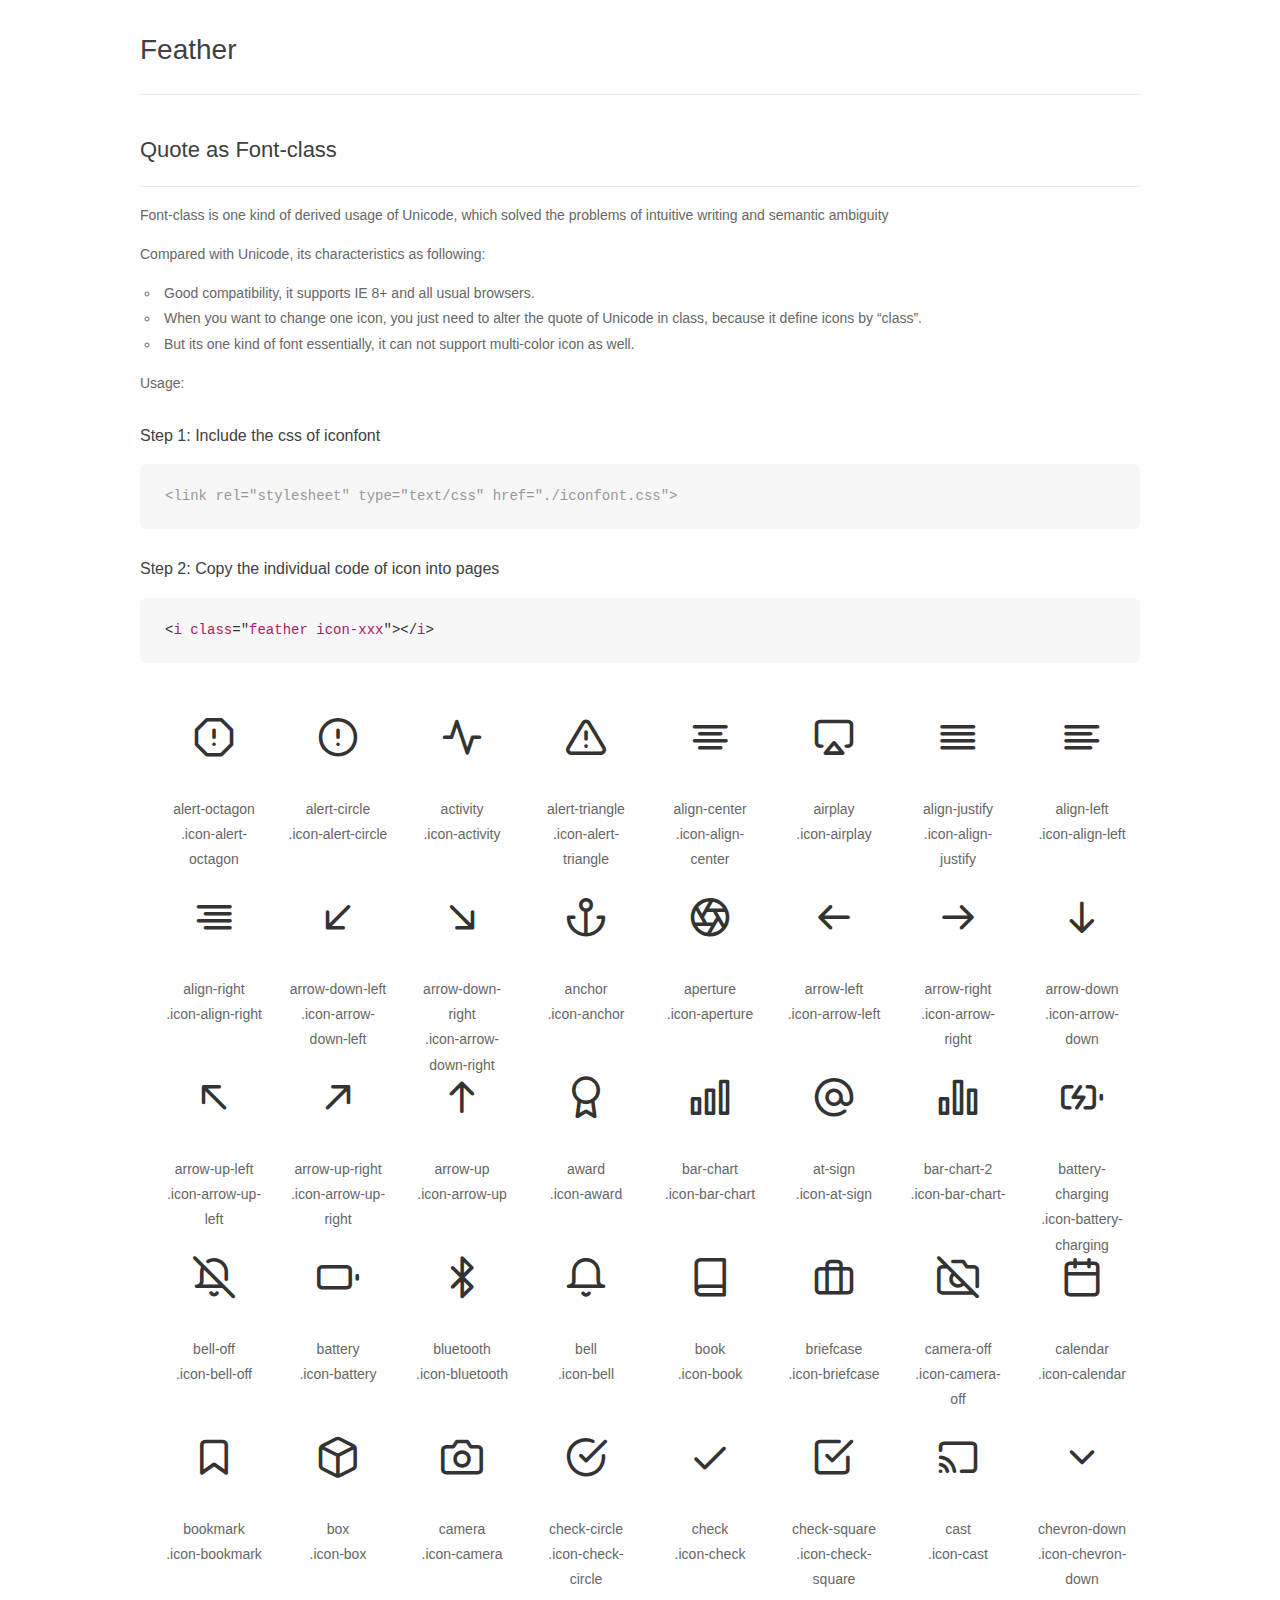
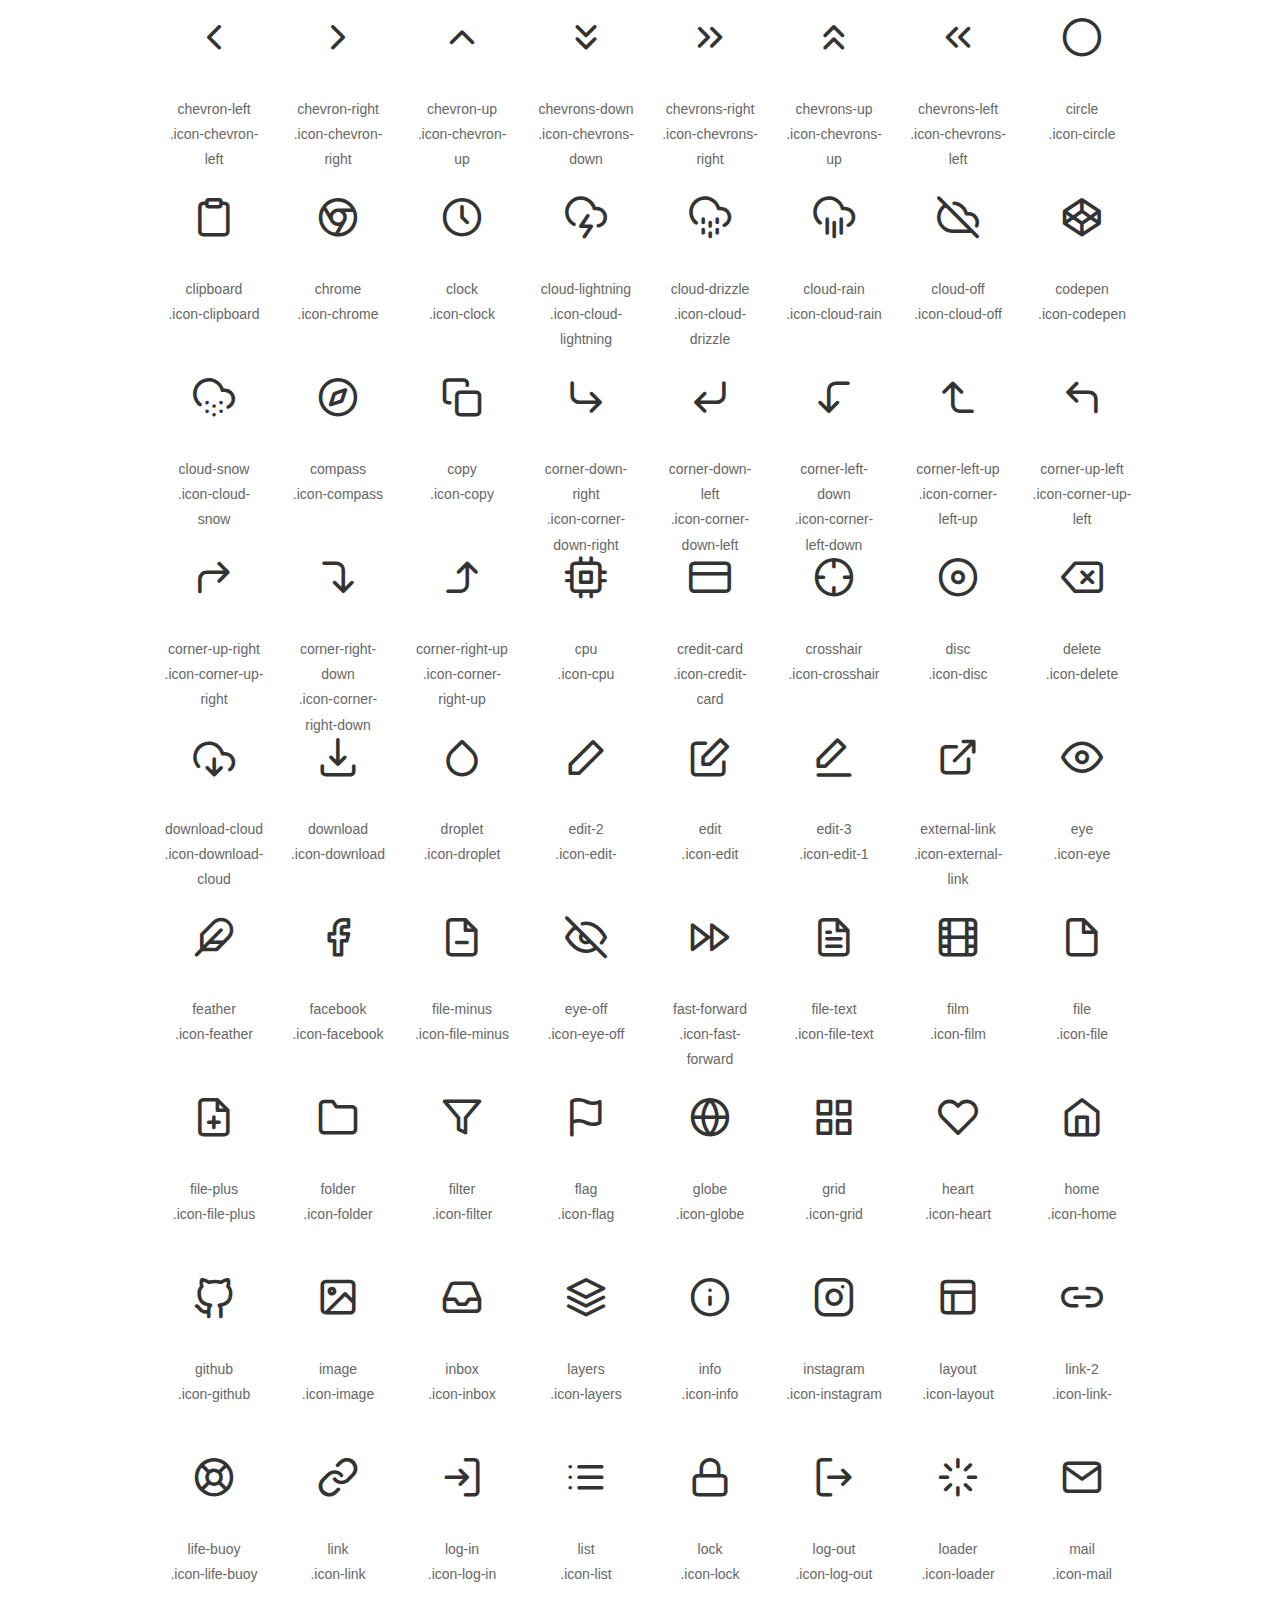
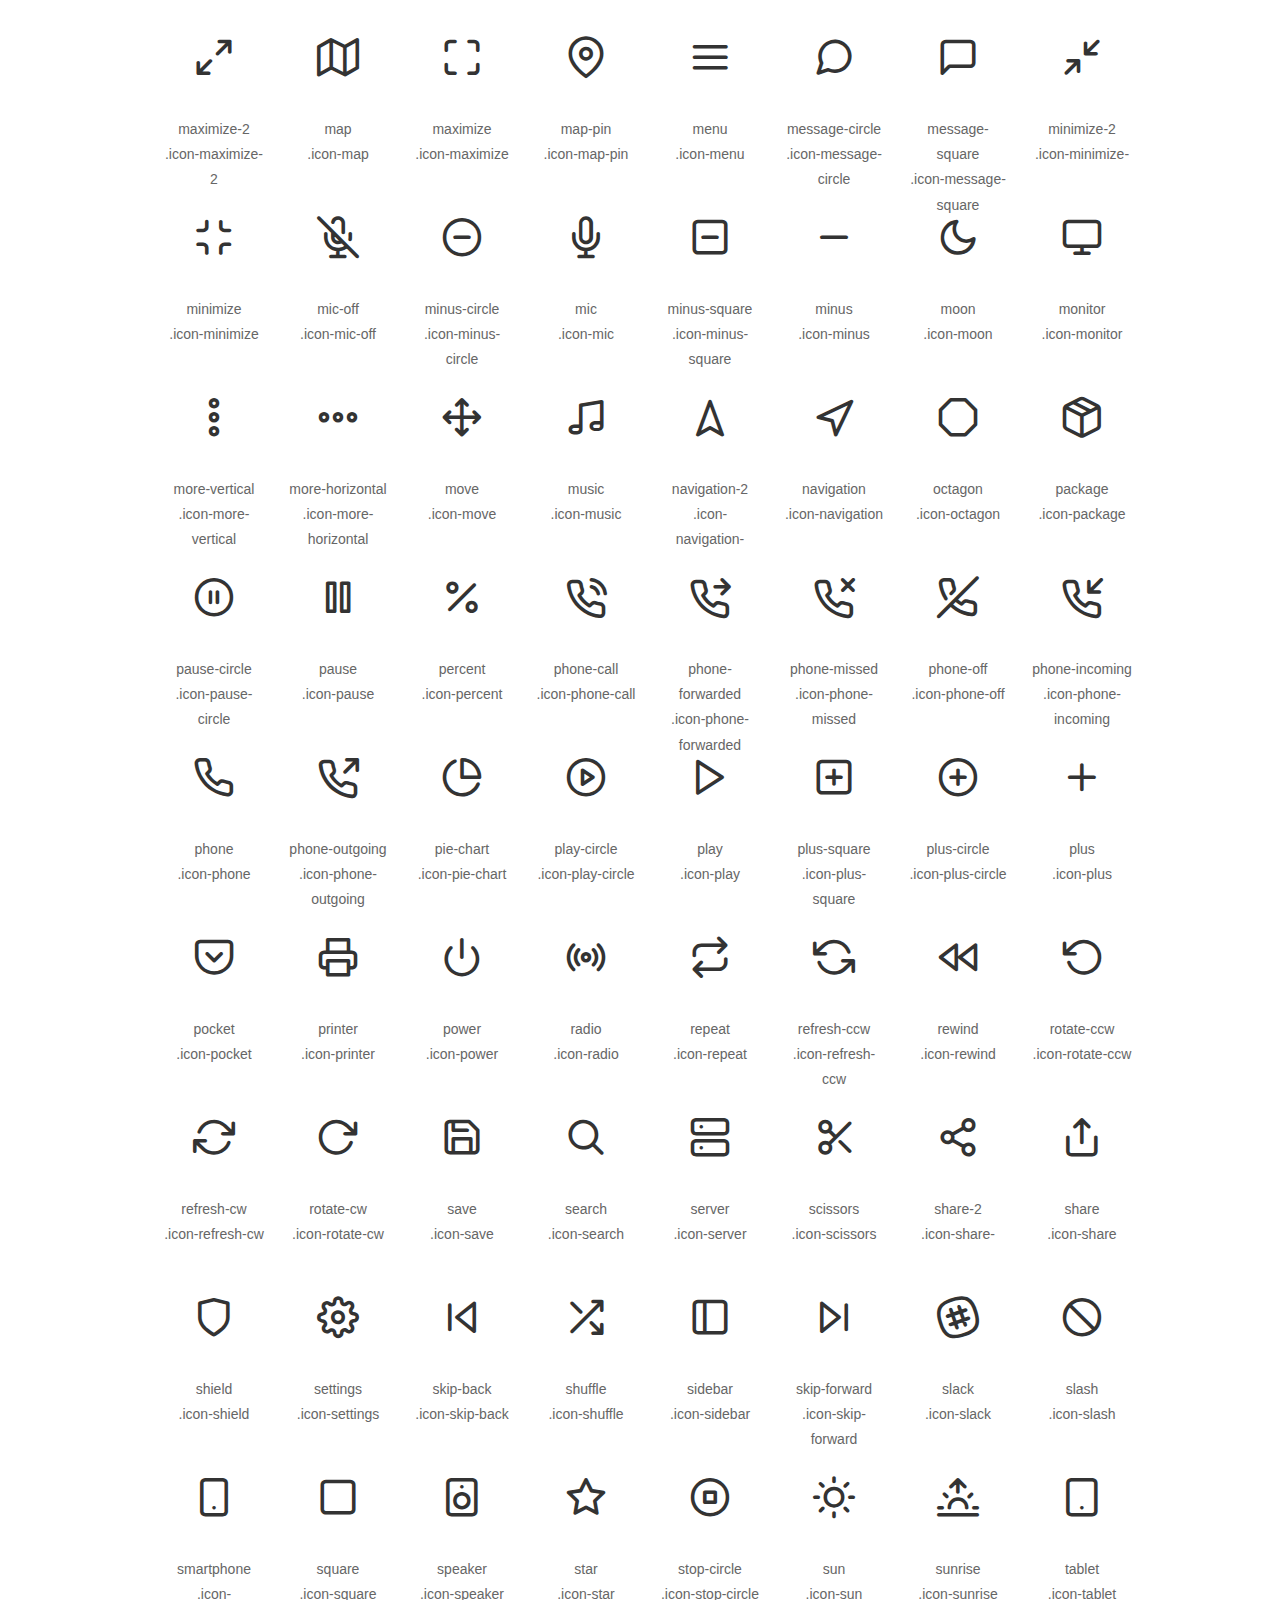
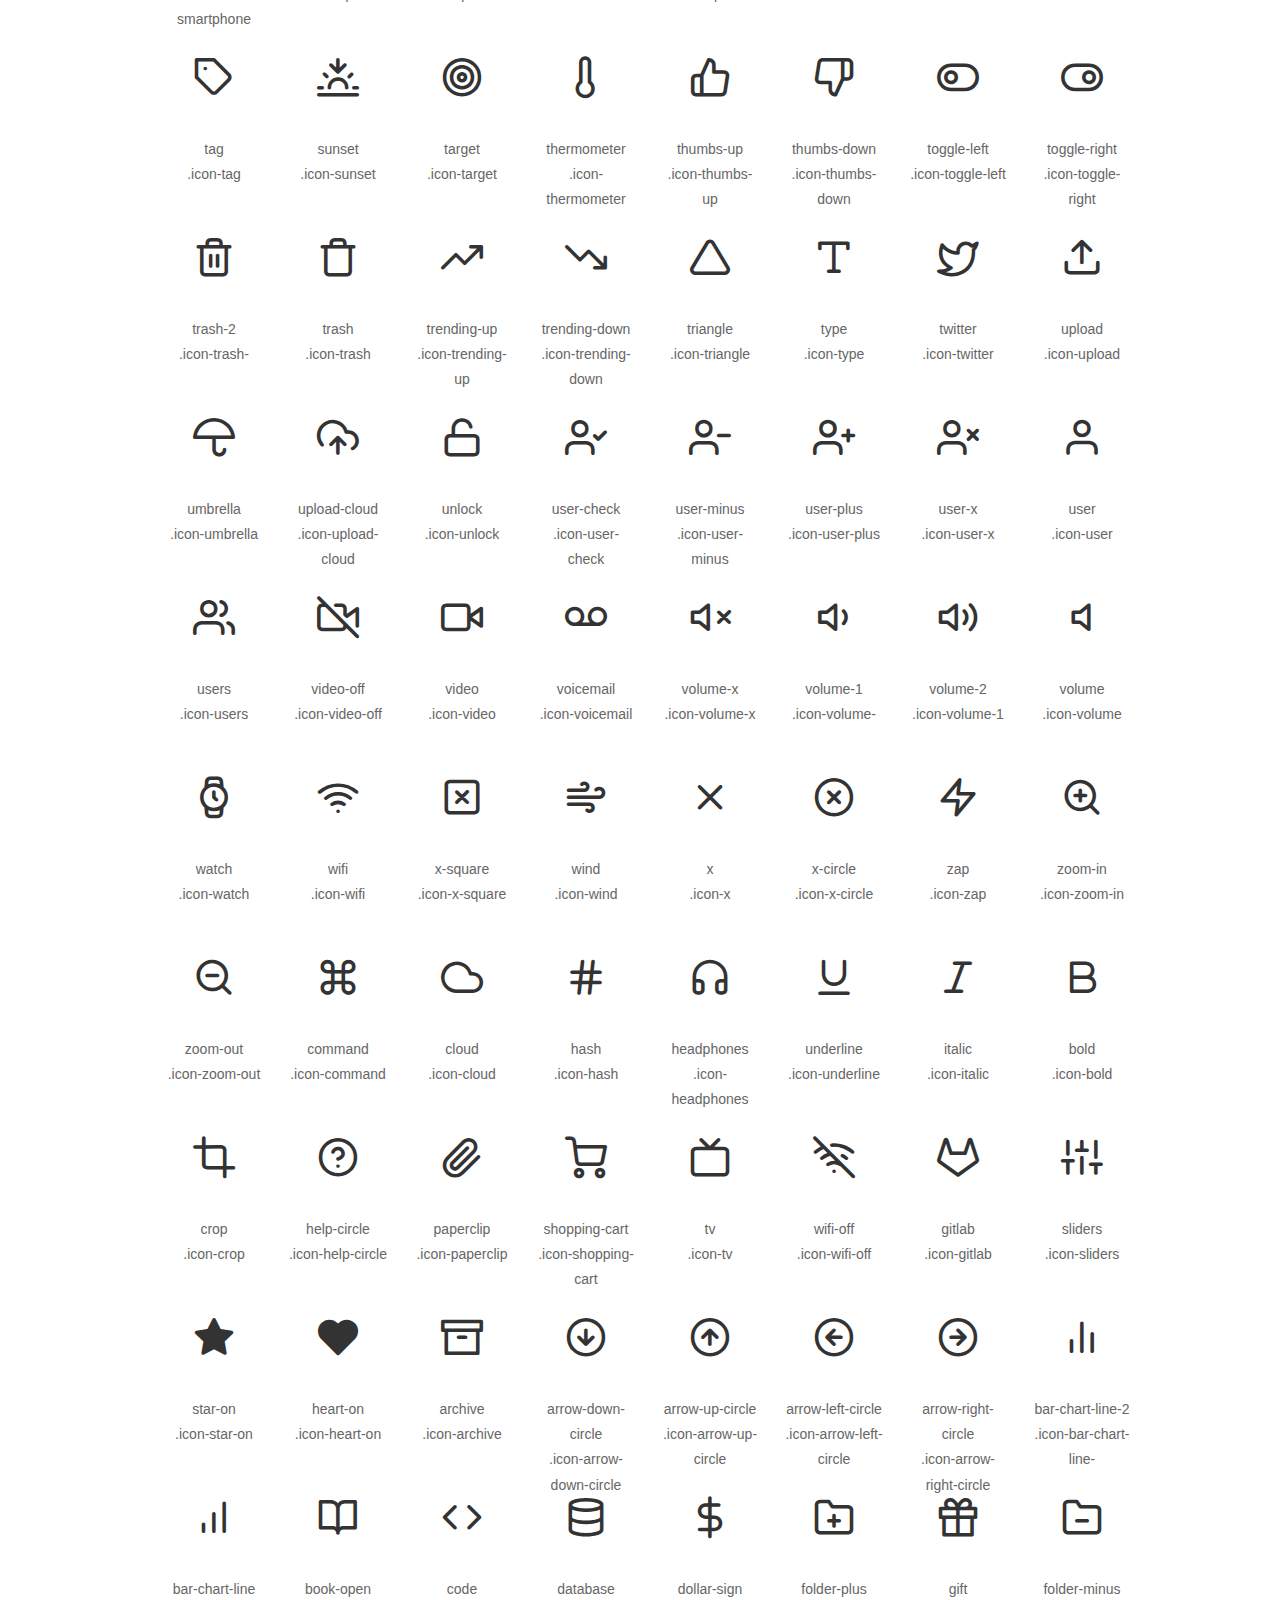
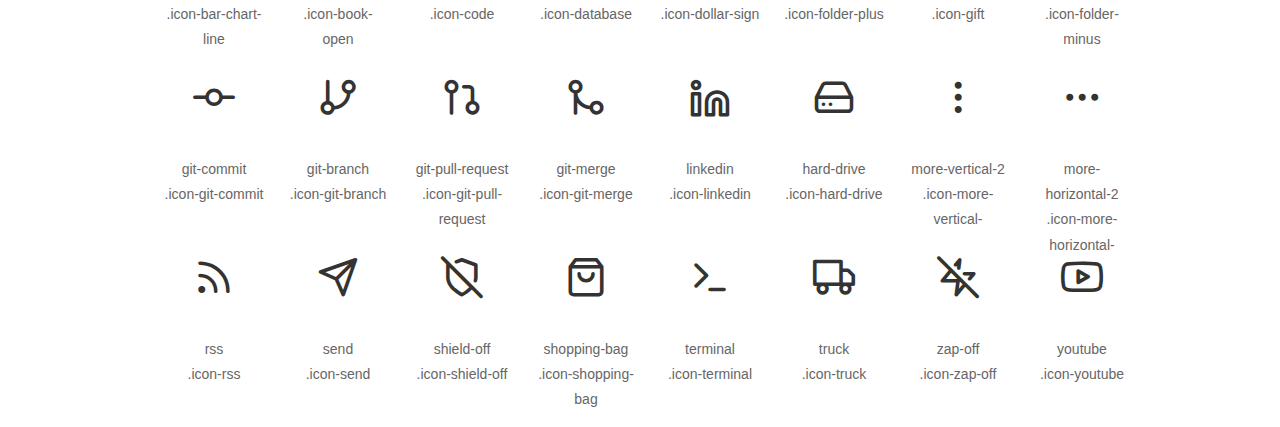
<file: static/fonts/feathericons/preview.html>
<!DOCTYPE html>
<html>
<head>
  <meta charset="utf-8" />
  <title>IconFont</title>
  <link rel="stylesheet" href="index.css">
  <link rel="stylesheet" href="css/iconfont.css">
</head>
<body>
  <div class="main markdown">
    <h1>Feather</h1>
    <hr>
    
    <h2 id="font-class-">Quote as Font-class</h2>
    <hr>

    <p>Font-class is one kind of derived usage of Unicode, which solved the problems of intuitive writing and semantic ambiguity</p>
    <p>Compared with Unicode, its characteristics as following:</p>
    <ul>
      <li>Good compatibility, it supports IE 8+ and all usual browsers.</li>
      <li>When you want to change one icon, you just need to alter the quote of Unicode in class, because it define icons by “class”.</li>
      <li>But its one kind of font essentially, it can not support multi-color icon as well.</li>
    </ul>

    <p>Usage:</p>

    <h3 id="-fontclass-">Step 1: Include the css of iconfont</h3>
    <pre><code class="lang-js hljs javascript"><span class="hljs-comment">&lt;link rel="stylesheet" type="text/css" href="./iconfont.css"&gt;</span></code></pre>
    
    <h3 id="-">Step 2: Copy the individual code of icon into pages</h3>
    <pre><code class="lang-css hljs">&lt;<span class="hljs-selector-tag">i</span> <span class="hljs-selector-tag">class</span>="<span class="hljs-selector-tag">feather</span> <span class="hljs-selector-tag">icon-xxx</span>"&gt;&lt;/<span class="hljs-selector-tag">i</span>&gt;</code></pre>

    <ul class="icon_lists clear">

      <li>
        <i class="icon feather icon-alert-octagon"></i>
        <div class="name">alert-octagon</div>
        <div class="fontclass">.icon-alert-octagon</div>
      </li>

      <li>
        <i class="icon feather icon-alert-circle"></i>
        <div class="name">alert-circle</div>
        <div class="fontclass">.icon-alert-circle</div>
      </li>

      <li>
        <i class="icon feather icon-activity"></i>
        <div class="name">activity</div>
        <div class="fontclass">.icon-activity</div>
      </li>

      <li>
        <i class="icon feather icon-alert-triangle"></i>
        <div class="name">alert-triangle</div>
        <div class="fontclass">.icon-alert-triangle</div>
      </li>

      <li>
        <i class="icon feather icon-align-center"></i>
        <div class="name">align-center</div>
        <div class="fontclass">.icon-align-center</div>
      </li>

      <li>
        <i class="icon feather icon-airplay"></i>
        <div class="name">airplay</div>
        <div class="fontclass">.icon-airplay</div>
      </li>

      <li>
        <i class="icon feather icon-align-justify"></i>
        <div class="name">align-justify</div>
        <div class="fontclass">.icon-align-justify</div>
      </li>

      <li>
        <i class="icon feather icon-align-left"></i>
        <div class="name">align-left</div>
        <div class="fontclass">.icon-align-left</div>
      </li>

      <li>
        <i class="icon feather icon-align-right"></i>
        <div class="name">align-right</div>
        <div class="fontclass">.icon-align-right</div>
      </li>

      <li>
        <i class="icon feather icon-arrow-down-left"></i>
        <div class="name">arrow-down-left</div>
        <div class="fontclass">.icon-arrow-down-left</div>
      </li>

      <li>
        <i class="icon feather icon-arrow-down-right"></i>
        <div class="name">arrow-down-right</div>
        <div class="fontclass">.icon-arrow-down-right</div>
      </li>

      <li>
        <i class="icon feather icon-anchor"></i>
        <div class="name">anchor</div>
        <div class="fontclass">.icon-anchor</div>
      </li>

      <li>
        <i class="icon feather icon-aperture"></i>
        <div class="name">aperture</div>
        <div class="fontclass">.icon-aperture</div>
      </li>

      <li>
        <i class="icon feather icon-arrow-left"></i>
        <div class="name">arrow-left</div>
        <div class="fontclass">.icon-arrow-left</div>
      </li>

      <li>
        <i class="icon feather icon-arrow-right"></i>
        <div class="name">arrow-right</div>
        <div class="fontclass">.icon-arrow-right</div>
      </li>

      <li>
        <i class="icon feather icon-arrow-down"></i>
        <div class="name">arrow-down</div>
        <div class="fontclass">.icon-arrow-down</div>
      </li>

      <li>
        <i class="icon feather icon-arrow-up-left"></i>
        <div class="name">arrow-up-left</div>
        <div class="fontclass">.icon-arrow-up-left</div>
      </li>

      <li>
        <i class="icon feather icon-arrow-up-right"></i>
        <div class="name">arrow-up-right</div>
        <div class="fontclass">.icon-arrow-up-right</div>
      </li>

      <li>
        <i class="icon feather icon-arrow-up"></i>
        <div class="name">arrow-up</div>
        <div class="fontclass">.icon-arrow-up</div>
      </li>

      <li>
        <i class="icon feather icon-award"></i>
        <div class="name">award</div>
        <div class="fontclass">.icon-award</div>
      </li>

      <li>
        <i class="icon feather icon-bar-chart"></i>
        <div class="name">bar-chart</div>
        <div class="fontclass">.icon-bar-chart</div>
      </li>

      <li>
        <i class="icon feather icon-at-sign"></i>
        <div class="name">at-sign</div>
        <div class="fontclass">.icon-at-sign</div>
      </li>

      <li>
        <i class="icon feather icon-bar-chart-2"></i>
        <div class="name">bar-chart-2</div>
        <div class="fontclass">.icon-bar-chart-</div>
      </li>

      <li>
        <i class="icon feather icon-battery-charging"></i>
        <div class="name">battery-charging</div>
        <div class="fontclass">.icon-battery-charging</div>
      </li>

      <li>
        <i class="icon feather icon-bell-off"></i>
        <div class="name">bell-off</div>
        <div class="fontclass">.icon-bell-off</div>
      </li>

      <li>
        <i class="icon feather icon-battery"></i>
        <div class="name">battery</div>
        <div class="fontclass">.icon-battery</div>
      </li>

      <li>
        <i class="icon feather icon-bluetooth"></i>
        <div class="name">bluetooth</div>
        <div class="fontclass">.icon-bluetooth</div>
      </li>

      <li>
        <i class="icon feather icon-bell"></i>
        <div class="name">bell</div>
        <div class="fontclass">.icon-bell</div>
      </li>

      <li>
        <i class="icon feather icon-book"></i>
        <div class="name">book</div>
        <div class="fontclass">.icon-book</div>
      </li>

      <li>
        <i class="icon feather icon-briefcase"></i>
        <div class="name">briefcase</div>
        <div class="fontclass">.icon-briefcase</div>
      </li>

      <li>
        <i class="icon feather icon-camera-off"></i>
        <div class="name">camera-off</div>
        <div class="fontclass">.icon-camera-off</div>
      </li>

      <li>
        <i class="icon feather icon-calendar"></i>
        <div class="name">calendar</div>
        <div class="fontclass">.icon-calendar</div>
      </li>

      <li>
        <i class="icon feather icon-bookmark"></i>
        <div class="name">bookmark</div>
        <div class="fontclass">.icon-bookmark</div>
      </li>

      <li>
        <i class="icon feather icon-box"></i>
        <div class="name">box</div>
        <div class="fontclass">.icon-box</div>
      </li>

      <li>
        <i class="icon feather icon-camera"></i>
        <div class="name">camera</div>
        <div class="fontclass">.icon-camera</div>
      </li>

      <li>
        <i class="icon feather icon-check-circle"></i>
        <div class="name">check-circle</div>
        <div class="fontclass">.icon-check-circle</div>
      </li>

      <li>
        <i class="icon feather icon-check"></i>
        <div class="name">check</div>
        <div class="fontclass">.icon-check</div>
      </li>

      <li>
        <i class="icon feather icon-check-square"></i>
        <div class="name">check-square</div>
        <div class="fontclass">.icon-check-square</div>
      </li>

      <li>
        <i class="icon feather icon-cast"></i>
        <div class="name">cast</div>
        <div class="fontclass">.icon-cast</div>
      </li>

      <li>
        <i class="icon feather icon-chevron-down"></i>
        <div class="name">chevron-down</div>
        <div class="fontclass">.icon-chevron-down</div>
      </li>

      <li>
        <i class="icon feather icon-chevron-left"></i>
        <div class="name">chevron-left</div>
        <div class="fontclass">.icon-chevron-left</div>
      </li>

      <li>
        <i class="icon feather icon-chevron-right"></i>
        <div class="name">chevron-right</div>
        <div class="fontclass">.icon-chevron-right</div>
      </li>

      <li>
        <i class="icon feather icon-chevron-up"></i>
        <div class="name">chevron-up</div>
        <div class="fontclass">.icon-chevron-up</div>
      </li>

      <li>
        <i class="icon feather icon-chevrons-down"></i>
        <div class="name">chevrons-down</div>
        <div class="fontclass">.icon-chevrons-down</div>
      </li>

      <li>
        <i class="icon feather icon-chevrons-right"></i>
        <div class="name">chevrons-right</div>
        <div class="fontclass">.icon-chevrons-right</div>
      </li>

      <li>
        <i class="icon feather icon-chevrons-up"></i>
        <div class="name">chevrons-up</div>
        <div class="fontclass">.icon-chevrons-up</div>
      </li>

      <li>
        <i class="icon feather icon-chevrons-left"></i>
        <div class="name">chevrons-left</div>
        <div class="fontclass">.icon-chevrons-left</div>
      </li>

      <li>
        <i class="icon feather icon-circle"></i>
        <div class="name">circle</div>
        <div class="fontclass">.icon-circle</div>
      </li>

      <li>
        <i class="icon feather icon-clipboard"></i>
        <div class="name">clipboard</div>
        <div class="fontclass">.icon-clipboard</div>
      </li>

      <li>
        <i class="icon feather icon-chrome"></i>
        <div class="name">chrome</div>
        <div class="fontclass">.icon-chrome</div>
      </li>

      <li>
        <i class="icon feather icon-clock"></i>
        <div class="name">clock</div>
        <div class="fontclass">.icon-clock</div>
      </li>

      <li>
        <i class="icon feather icon-cloud-lightning"></i>
        <div class="name">cloud-lightning</div>
        <div class="fontclass">.icon-cloud-lightning</div>
      </li>

      <li>
        <i class="icon feather icon-cloud-drizzle"></i>
        <div class="name">cloud-drizzle</div>
        <div class="fontclass">.icon-cloud-drizzle</div>
      </li>

      <li>
        <i class="icon feather icon-cloud-rain"></i>
        <div class="name">cloud-rain</div>
        <div class="fontclass">.icon-cloud-rain</div>
      </li>

      <li>
        <i class="icon feather icon-cloud-off"></i>
        <div class="name">cloud-off</div>
        <div class="fontclass">.icon-cloud-off</div>
      </li>

      <li>
        <i class="icon feather icon-codepen"></i>
        <div class="name">codepen</div>
        <div class="fontclass">.icon-codepen</div>
      </li>

      <li>
        <i class="icon feather icon-cloud-snow"></i>
        <div class="name">cloud-snow</div>
        <div class="fontclass">.icon-cloud-snow</div>
      </li>

      <li>
        <i class="icon feather icon-compass"></i>
        <div class="name">compass</div>
        <div class="fontclass">.icon-compass</div>
      </li>

      <li>
        <i class="icon feather icon-copy"></i>
        <div class="name">copy</div>
        <div class="fontclass">.icon-copy</div>
      </li>

      <li>
        <i class="icon feather icon-corner-down-right"></i>
        <div class="name">corner-down-right</div>
        <div class="fontclass">.icon-corner-down-right</div>
      </li>

      <li>
        <i class="icon feather icon-corner-down-left"></i>
        <div class="name">corner-down-left</div>
        <div class="fontclass">.icon-corner-down-left</div>
      </li>

      <li>
        <i class="icon feather icon-corner-left-down"></i>
        <div class="name">corner-left-down</div>
        <div class="fontclass">.icon-corner-left-down</div>
      </li>

      <li>
        <i class="icon feather icon-corner-left-up"></i>
        <div class="name">corner-left-up</div>
        <div class="fontclass">.icon-corner-left-up</div>
      </li>

      <li>
        <i class="icon feather icon-corner-up-left"></i>
        <div class="name">corner-up-left</div>
        <div class="fontclass">.icon-corner-up-left</div>
      </li>

      <li>
        <i class="icon feather icon-corner-up-right"></i>
        <div class="name">corner-up-right</div>
        <div class="fontclass">.icon-corner-up-right</div>
      </li>

      <li>
        <i class="icon feather icon-corner-right-down"></i>
        <div class="name">corner-right-down</div>
        <div class="fontclass">.icon-corner-right-down</div>
      </li>

      <li>
        <i class="icon feather icon-corner-right-up"></i>
        <div class="name">corner-right-up</div>
        <div class="fontclass">.icon-corner-right-up</div>
      </li>

      <li>
        <i class="icon feather icon-cpu"></i>
        <div class="name">cpu</div>
        <div class="fontclass">.icon-cpu</div>
      </li>

      <li>
        <i class="icon feather icon-credit-card"></i>
        <div class="name">credit-card</div>
        <div class="fontclass">.icon-credit-card</div>
      </li>

      <li>
        <i class="icon feather icon-crosshair"></i>
        <div class="name">crosshair</div>
        <div class="fontclass">.icon-crosshair</div>
      </li>

      <li>
        <i class="icon feather icon-disc"></i>
        <div class="name">disc</div>
        <div class="fontclass">.icon-disc</div>
      </li>

      <li>
        <i class="icon feather icon-delete"></i>
        <div class="name">delete</div>
        <div class="fontclass">.icon-delete</div>
      </li>

      <li>
        <i class="icon feather icon-download-cloud"></i>
        <div class="name">download-cloud</div>
        <div class="fontclass">.icon-download-cloud</div>
      </li>

      <li>
        <i class="icon feather icon-download"></i>
        <div class="name">download</div>
        <div class="fontclass">.icon-download</div>
      </li>

      <li>
        <i class="icon feather icon-droplet"></i>
        <div class="name">droplet</div>
        <div class="fontclass">.icon-droplet</div>
      </li>

      <li>
        <i class="icon feather icon-edit-2"></i>
        <div class="name">edit-2</div>
        <div class="fontclass">.icon-edit-</div>
      </li>

      <li>
        <i class="icon feather icon-edit"></i>
        <div class="name">edit</div>
        <div class="fontclass">.icon-edit</div>
      </li>

      <li>
        <i class="icon feather icon-edit-1"></i>
        <div class="name">edit-3</div>
        <div class="fontclass">.icon-edit-1</div>
      </li>

      <li>
        <i class="icon feather icon-external-link"></i>
        <div class="name">external-link</div>
        <div class="fontclass">.icon-external-link</div>
      </li>

      <li>
        <i class="icon feather icon-eye"></i>
        <div class="name">eye</div>
        <div class="fontclass">.icon-eye</div>
      </li>

      <li>
        <i class="icon feather icon-feather"></i>
        <div class="name">feather</div>
        <div class="fontclass">.icon-feather</div>
      </li>

      <li>
        <i class="icon feather icon-facebook"></i>
        <div class="name">facebook</div>
        <div class="fontclass">.icon-facebook</div>
      </li>

      <li>
        <i class="icon feather icon-file-minus"></i>
        <div class="name">file-minus</div>
        <div class="fontclass">.icon-file-minus</div>
      </li>

      <li>
        <i class="icon feather icon-eye-off"></i>
        <div class="name">eye-off</div>
        <div class="fontclass">.icon-eye-off</div>
      </li>

      <li>
        <i class="icon feather icon-fast-forward"></i>
        <div class="name">fast-forward</div>
        <div class="fontclass">.icon-fast-forward</div>
      </li>

      <li>
        <i class="icon feather icon-file-text"></i>
        <div class="name">file-text</div>
        <div class="fontclass">.icon-file-text</div>
      </li>

      <li>
        <i class="icon feather icon-film"></i>
        <div class="name">film</div>
        <div class="fontclass">.icon-film</div>
      </li>

      <li>
        <i class="icon feather icon-file"></i>
        <div class="name">file</div>
        <div class="fontclass">.icon-file</div>
      </li>

      <li>
        <i class="icon feather icon-file-plus"></i>
        <div class="name">file-plus</div>
        <div class="fontclass">.icon-file-plus</div>
      </li>

      <li>
        <i class="icon feather icon-folder"></i>
        <div class="name">folder</div>
        <div class="fontclass">.icon-folder</div>
      </li>

      <li>
        <i class="icon feather icon-filter"></i>
        <div class="name">filter</div>
        <div class="fontclass">.icon-filter</div>
      </li>

      <li>
        <i class="icon feather icon-flag"></i>
        <div class="name">flag</div>
        <div class="fontclass">.icon-flag</div>
      </li>

      <li>
        <i class="icon feather icon-globe"></i>
        <div class="name">globe</div>
        <div class="fontclass">.icon-globe</div>
      </li>

      <li>
        <i class="icon feather icon-grid"></i>
        <div class="name">grid</div>
        <div class="fontclass">.icon-grid</div>
      </li>

      <li>
        <i class="icon feather icon-heart"></i>
        <div class="name">heart</div>
        <div class="fontclass">.icon-heart</div>
      </li>

      <li>
        <i class="icon feather icon-home"></i>
        <div class="name">home</div>
        <div class="fontclass">.icon-home</div>
      </li>

      <li>
        <i class="icon feather icon-github"></i>
        <div class="name">github</div>
        <div class="fontclass">.icon-github</div>
      </li>

      <li>
        <i class="icon feather icon-image"></i>
        <div class="name">image</div>
        <div class="fontclass">.icon-image</div>
      </li>

      <li>
        <i class="icon feather icon-inbox"></i>
        <div class="name">inbox</div>
        <div class="fontclass">.icon-inbox</div>
      </li>

      <li>
        <i class="icon feather icon-layers"></i>
        <div class="name">layers</div>
        <div class="fontclass">.icon-layers</div>
      </li>

      <li>
        <i class="icon feather icon-info"></i>
        <div class="name">info</div>
        <div class="fontclass">.icon-info</div>
      </li>

      <li>
        <i class="icon feather icon-instagram"></i>
        <div class="name">instagram</div>
        <div class="fontclass">.icon-instagram</div>
      </li>

      <li>
        <i class="icon feather icon-layout"></i>
        <div class="name">layout</div>
        <div class="fontclass">.icon-layout</div>
      </li>

      <li>
        <i class="icon feather icon-link-2"></i>
        <div class="name">link-2</div>
        <div class="fontclass">.icon-link-</div>
      </li>

      <li>
        <i class="icon feather icon-life-buoy"></i>
        <div class="name">life-buoy</div>
        <div class="fontclass">.icon-life-buoy</div>
      </li>

      <li>
        <i class="icon feather icon-link"></i>
        <div class="name">link</div>
        <div class="fontclass">.icon-link</div>
      </li>

      <li>
        <i class="icon feather icon-log-in"></i>
        <div class="name">log-in</div>
        <div class="fontclass">.icon-log-in</div>
      </li>

      <li>
        <i class="icon feather icon-list"></i>
        <div class="name">list</div>
        <div class="fontclass">.icon-list</div>
      </li>

      <li>
        <i class="icon feather icon-lock"></i>
        <div class="name">lock</div>
        <div class="fontclass">.icon-lock</div>
      </li>

      <li>
        <i class="icon feather icon-log-out"></i>
        <div class="name">log-out</div>
        <div class="fontclass">.icon-log-out</div>
      </li>

      <li>
        <i class="icon feather icon-loader"></i>
        <div class="name">loader</div>
        <div class="fontclass">.icon-loader</div>
      </li>

      <li>
        <i class="icon feather icon-mail"></i>
        <div class="name">mail</div>
        <div class="fontclass">.icon-mail</div>
      </li>

      <li>
        <i class="icon feather icon-maximize-2"></i>
        <div class="name">maximize-2</div>
        <div class="fontclass">.icon-maximize-2</div>
      </li>

      <li>
        <i class="icon feather icon-map"></i>
        <div class="name">map</div>
        <div class="fontclass">.icon-map</div>
      </li>

      <li>
        <i class="icon feather icon-maximize"></i>
        <div class="name">maximize</div>
        <div class="fontclass">.icon-maximize</div>
      </li>

      <li>
        <i class="icon feather icon-map-pin"></i>
        <div class="name">map-pin</div>
        <div class="fontclass">.icon-map-pin</div>
      </li>

      <li>
        <i class="icon feather icon-menu"></i>
        <div class="name">menu</div>
        <div class="fontclass">.icon-menu</div>
      </li>

      <li>
        <i class="icon feather icon-message-circle"></i>
        <div class="name">message-circle</div>
        <div class="fontclass">.icon-message-circle</div>
      </li>

      <li>
        <i class="icon feather icon-message-square"></i>
        <div class="name">message-square</div>
        <div class="fontclass">.icon-message-square</div>
      </li>

      <li>
        <i class="icon feather icon-minimize-2"></i>
        <div class="name">minimize-2</div>
        <div class="fontclass">.icon-minimize-</div>
      </li>

      <li>
        <i class="icon feather icon-minimize"></i>
        <div class="name">minimize</div>
        <div class="fontclass">.icon-minimize</div>
      </li>

      <li>
        <i class="icon feather icon-mic-off"></i>
        <div class="name">mic-off</div>
        <div class="fontclass">.icon-mic-off</div>
      </li>

      <li>
        <i class="icon feather icon-minus-circle"></i>
        <div class="name">minus-circle</div>
        <div class="fontclass">.icon-minus-circle</div>
      </li>

      <li>
        <i class="icon feather icon-mic"></i>
        <div class="name">mic</div>
        <div class="fontclass">.icon-mic</div>
      </li>

      <li>
        <i class="icon feather icon-minus-square"></i>
        <div class="name">minus-square</div>
        <div class="fontclass">.icon-minus-square</div>
      </li>

      <li>
        <i class="icon feather icon-minus"></i>
        <div class="name">minus</div>
        <div class="fontclass">.icon-minus</div>
      </li>

      <li>
        <i class="icon feather icon-moon"></i>
        <div class="name">moon</div>
        <div class="fontclass">.icon-moon</div>
      </li>

      <li>
        <i class="icon feather icon-monitor"></i>
        <div class="name">monitor</div>
        <div class="fontclass">.icon-monitor</div>
      </li>

      <li>
        <i class="icon feather icon-more-vertical"></i>
        <div class="name">more-vertical</div>
        <div class="fontclass">.icon-more-vertical</div>
      </li>

      <li>
        <i class="icon feather icon-more-horizontal"></i>
        <div class="name">more-horizontal</div>
        <div class="fontclass">.icon-more-horizontal</div>
      </li>

      <li>
        <i class="icon feather icon-move"></i>
        <div class="name">move</div>
        <div class="fontclass">.icon-move</div>
      </li>

      <li>
        <i class="icon feather icon-music"></i>
        <div class="name">music</div>
        <div class="fontclass">.icon-music</div>
      </li>

      <li>
        <i class="icon feather icon-navigation-2"></i>
        <div class="name">navigation-2</div>
        <div class="fontclass">.icon-navigation-</div>
      </li>

      <li>
        <i class="icon feather icon-navigation"></i>
        <div class="name">navigation</div>
        <div class="fontclass">.icon-navigation</div>
      </li>

      <li>
        <i class="icon feather icon-octagon"></i>
        <div class="name">octagon</div>
        <div class="fontclass">.icon-octagon</div>
      </li>

      <li>
        <i class="icon feather icon-package"></i>
        <div class="name">package</div>
        <div class="fontclass">.icon-package</div>
      </li>

      <li>
        <i class="icon feather icon-pause-circle"></i>
        <div class="name">pause-circle</div>
        <div class="fontclass">.icon-pause-circle</div>
      </li>

      <li>
        <i class="icon feather icon-pause"></i>
        <div class="name">pause</div>
        <div class="fontclass">.icon-pause</div>
      </li>

      <li>
        <i class="icon feather icon-percent"></i>
        <div class="name">percent</div>
        <div class="fontclass">.icon-percent</div>
      </li>

      <li>
        <i class="icon feather icon-phone-call"></i>
        <div class="name">phone-call</div>
        <div class="fontclass">.icon-phone-call</div>
      </li>

      <li>
        <i class="icon feather icon-phone-forwarded"></i>
        <div class="name">phone-forwarded</div>
        <div class="fontclass">.icon-phone-forwarded</div>
      </li>

      <li>
        <i class="icon feather icon-phone-missed"></i>
        <div class="name">phone-missed</div>
        <div class="fontclass">.icon-phone-missed</div>
      </li>

      <li>
        <i class="icon feather icon-phone-off"></i>
        <div class="name">phone-off</div>
        <div class="fontclass">.icon-phone-off</div>
      </li>

      <li>
        <i class="icon feather icon-phone-incoming"></i>
        <div class="name">phone-incoming</div>
        <div class="fontclass">.icon-phone-incoming</div>
      </li>

      <li>
        <i class="icon feather icon-phone"></i>
        <div class="name">phone</div>
        <div class="fontclass">.icon-phone</div>
      </li>

      <li>
        <i class="icon feather icon-phone-outgoing"></i>
        <div class="name">phone-outgoing</div>
        <div class="fontclass">.icon-phone-outgoing</div>
      </li>

      <li>
        <i class="icon feather icon-pie-chart"></i>
        <div class="name">pie-chart</div>
        <div class="fontclass">.icon-pie-chart</div>
      </li>

      <li>
        <i class="icon feather icon-play-circle"></i>
        <div class="name">play-circle</div>
        <div class="fontclass">.icon-play-circle</div>
      </li>

      <li>
        <i class="icon feather icon-play"></i>
        <div class="name">play</div>
        <div class="fontclass">.icon-play</div>
      </li>

      <li>
        <i class="icon feather icon-plus-square"></i>
        <div class="name">plus-square</div>
        <div class="fontclass">.icon-plus-square</div>
      </li>

      <li>
        <i class="icon feather icon-plus-circle"></i>
        <div class="name">plus-circle</div>
        <div class="fontclass">.icon-plus-circle</div>
      </li>

      <li>
        <i class="icon feather icon-plus"></i>
        <div class="name">plus</div>
        <div class="fontclass">.icon-plus</div>
      </li>

      <li>
        <i class="icon feather icon-pocket"></i>
        <div class="name">pocket</div>
        <div class="fontclass">.icon-pocket</div>
      </li>

      <li>
        <i class="icon feather icon-printer"></i>
        <div class="name">printer</div>
        <div class="fontclass">.icon-printer</div>
      </li>

      <li>
        <i class="icon feather icon-power"></i>
        <div class="name">power</div>
        <div class="fontclass">.icon-power</div>
      </li>

      <li>
        <i class="icon feather icon-radio"></i>
        <div class="name">radio</div>
        <div class="fontclass">.icon-radio</div>
      </li>

      <li>
        <i class="icon feather icon-repeat"></i>
        <div class="name">repeat</div>
        <div class="fontclass">.icon-repeat</div>
      </li>

      <li>
        <i class="icon feather icon-refresh-ccw"></i>
        <div class="name">refresh-ccw</div>
        <div class="fontclass">.icon-refresh-ccw</div>
      </li>

      <li>
        <i class="icon feather icon-rewind"></i>
        <div class="name">rewind</div>
        <div class="fontclass">.icon-rewind</div>
      </li>

      <li>
        <i class="icon feather icon-rotate-ccw"></i>
        <div class="name">rotate-ccw</div>
        <div class="fontclass">.icon-rotate-ccw</div>
      </li>

      <li>
        <i class="icon feather icon-refresh-cw"></i>
        <div class="name">refresh-cw</div>
        <div class="fontclass">.icon-refresh-cw</div>
      </li>

      <li>
        <i class="icon feather icon-rotate-cw"></i>
        <div class="name">rotate-cw</div>
        <div class="fontclass">.icon-rotate-cw</div>
      </li>

      <li>
        <i class="icon feather icon-save"></i>
        <div class="name">save</div>
        <div class="fontclass">.icon-save</div>
      </li>

      <li>
        <i class="icon feather icon-search"></i>
        <div class="name">search</div>
        <div class="fontclass">.icon-search</div>
      </li>

      <li>
        <i class="icon feather icon-server"></i>
        <div class="name">server</div>
        <div class="fontclass">.icon-server</div>
      </li>

      <li>
        <i class="icon feather icon-scissors"></i>
        <div class="name">scissors</div>
        <div class="fontclass">.icon-scissors</div>
      </li>

      <li>
        <i class="icon feather icon-share-2"></i>
        <div class="name">share-2</div>
        <div class="fontclass">.icon-share-</div>
      </li>

      <li>
        <i class="icon feather icon-share"></i>
        <div class="name">share</div>
        <div class="fontclass">.icon-share</div>
      </li>

      <li>
        <i class="icon feather icon-shield"></i>
        <div class="name">shield</div>
        <div class="fontclass">.icon-shield</div>
      </li>

      <li>
        <i class="icon feather icon-settings"></i>
        <div class="name">settings</div>
        <div class="fontclass">.icon-settings</div>
      </li>

      <li>
        <i class="icon feather icon-skip-back"></i>
        <div class="name">skip-back</div>
        <div class="fontclass">.icon-skip-back</div>
      </li>

      <li>
        <i class="icon feather icon-shuffle"></i>
        <div class="name">shuffle</div>
        <div class="fontclass">.icon-shuffle</div>
      </li>

      <li>
        <i class="icon feather icon-sidebar"></i>
        <div class="name">sidebar</div>
        <div class="fontclass">.icon-sidebar</div>
      </li>

      <li>
        <i class="icon feather icon-skip-forward"></i>
        <div class="name">skip-forward</div>
        <div class="fontclass">.icon-skip-forward</div>
      </li>

      <li>
        <i class="icon feather icon-slack"></i>
        <div class="name">slack</div>
        <div class="fontclass">.icon-slack</div>
      </li>

      <li>
        <i class="icon feather icon-slash"></i>
        <div class="name">slash</div>
        <div class="fontclass">.icon-slash</div>
      </li>

      <li>
        <i class="icon feather icon-smartphone"></i>
        <div class="name">smartphone</div>
        <div class="fontclass">.icon-smartphone</div>
      </li>

      <li>
        <i class="icon feather icon-square"></i>
        <div class="name">square</div>
        <div class="fontclass">.icon-square</div>
      </li>

      <li>
        <i class="icon feather icon-speaker"></i>
        <div class="name">speaker</div>
        <div class="fontclass">.icon-speaker</div>
      </li>

      <li>
        <i class="icon feather icon-star"></i>
        <div class="name">star</div>
        <div class="fontclass">.icon-star</div>
      </li>

      <li>
        <i class="icon feather icon-stop-circle"></i>
        <div class="name">stop-circle</div>
        <div class="fontclass">.icon-stop-circle</div>
      </li>

      <li>
        <i class="icon feather icon-sun"></i>
        <div class="name">sun</div>
        <div class="fontclass">.icon-sun</div>
      </li>

      <li>
        <i class="icon feather icon-sunrise"></i>
        <div class="name">sunrise</div>
        <div class="fontclass">.icon-sunrise</div>
      </li>

      <li>
        <i class="icon feather icon-tablet"></i>
        <div class="name">tablet</div>
        <div class="fontclass">.icon-tablet</div>
      </li>

      <li>
        <i class="icon feather icon-tag"></i>
        <div class="name">tag</div>
        <div class="fontclass">.icon-tag</div>
      </li>

      <li>
        <i class="icon feather icon-sunset"></i>
        <div class="name">sunset</div>
        <div class="fontclass">.icon-sunset</div>
      </li>

      <li>
        <i class="icon feather icon-target"></i>
        <div class="name">target</div>
        <div class="fontclass">.icon-target</div>
      </li>

      <li>
        <i class="icon feather icon-thermometer"></i>
        <div class="name">thermometer</div>
        <div class="fontclass">.icon-thermometer</div>
      </li>

      <li>
        <i class="icon feather icon-thumbs-up"></i>
        <div class="name">thumbs-up</div>
        <div class="fontclass">.icon-thumbs-up</div>
      </li>

      <li>
        <i class="icon feather icon-thumbs-down"></i>
        <div class="name">thumbs-down</div>
        <div class="fontclass">.icon-thumbs-down</div>
      </li>

      <li>
        <i class="icon feather icon-toggle-left"></i>
        <div class="name">toggle-left</div>
        <div class="fontclass">.icon-toggle-left</div>
      </li>

      <li>
        <i class="icon feather icon-toggle-right"></i>
        <div class="name">toggle-right</div>
        <div class="fontclass">.icon-toggle-right</div>
      </li>

      <li>
        <i class="icon feather icon-trash-2"></i>
        <div class="name">trash-2</div>
        <div class="fontclass">.icon-trash-</div>
      </li>

      <li>
        <i class="icon feather icon-trash"></i>
        <div class="name">trash</div>
        <div class="fontclass">.icon-trash</div>
      </li>

      <li>
        <i class="icon feather icon-trending-up"></i>
        <div class="name">trending-up</div>
        <div class="fontclass">.icon-trending-up</div>
      </li>

      <li>
        <i class="icon feather icon-trending-down"></i>
        <div class="name">trending-down</div>
        <div class="fontclass">.icon-trending-down</div>
      </li>

      <li>
        <i class="icon feather icon-triangle"></i>
        <div class="name">triangle</div>
        <div class="fontclass">.icon-triangle</div>
      </li>

      <li>
        <i class="icon feather icon-type"></i>
        <div class="name">type</div>
        <div class="fontclass">.icon-type</div>
      </li>

      <li>
        <i class="icon feather icon-twitter"></i>
        <div class="name">twitter</div>
        <div class="fontclass">.icon-twitter</div>
      </li>

      <li>
        <i class="icon feather icon-upload"></i>
        <div class="name">upload</div>
        <div class="fontclass">.icon-upload</div>
      </li>

      <li>
        <i class="icon feather icon-umbrella"></i>
        <div class="name">umbrella</div>
        <div class="fontclass">.icon-umbrella</div>
      </li>

      <li>
        <i class="icon feather icon-upload-cloud"></i>
        <div class="name">upload-cloud</div>
        <div class="fontclass">.icon-upload-cloud</div>
      </li>

      <li>
        <i class="icon feather icon-unlock"></i>
        <div class="name">unlock</div>
        <div class="fontclass">.icon-unlock</div>
      </li>

      <li>
        <i class="icon feather icon-user-check"></i>
        <div class="name">user-check</div>
        <div class="fontclass">.icon-user-check</div>
      </li>

      <li>
        <i class="icon feather icon-user-minus"></i>
        <div class="name">user-minus</div>
        <div class="fontclass">.icon-user-minus</div>
      </li>

      <li>
        <i class="icon feather icon-user-plus"></i>
        <div class="name">user-plus</div>
        <div class="fontclass">.icon-user-plus</div>
      </li>

      <li>
        <i class="icon feather icon-user-x"></i>
        <div class="name">user-x</div>
        <div class="fontclass">.icon-user-x</div>
      </li>

      <li>
        <i class="icon feather icon-user"></i>
        <div class="name">user</div>
        <div class="fontclass">.icon-user</div>
      </li>

      <li>
        <i class="icon feather icon-users"></i>
        <div class="name">users</div>
        <div class="fontclass">.icon-users</div>
      </li>

      <li>
        <i class="icon feather icon-video-off"></i>
        <div class="name">video-off</div>
        <div class="fontclass">.icon-video-off</div>
      </li>

      <li>
        <i class="icon feather icon-video"></i>
        <div class="name">video</div>
        <div class="fontclass">.icon-video</div>
      </li>

      <li>
        <i class="icon feather icon-voicemail"></i>
        <div class="name">voicemail</div>
        <div class="fontclass">.icon-voicemail</div>
      </li>

      <li>
        <i class="icon feather icon-volume-x"></i>
        <div class="name">volume-x</div>
        <div class="fontclass">.icon-volume-x</div>
      </li>

      <li>
        <i class="icon feather icon-volume-2"></i>
        <div class="name">volume-1</div>
        <div class="fontclass">.icon-volume-</div>
      </li>

      <li>
        <i class="icon feather icon-volume-1"></i>
        <div class="name">volume-2</div>
        <div class="fontclass">.icon-volume-1</div>
      </li>

      <li>
        <i class="icon feather icon-volume"></i>
        <div class="name">volume</div>
        <div class="fontclass">.icon-volume</div>
      </li>

      <li>
        <i class="icon feather icon-watch"></i>
        <div class="name">watch</div>
        <div class="fontclass">.icon-watch</div>
      </li>

      <li>
        <i class="icon feather icon-wifi"></i>
        <div class="name">wifi</div>
        <div class="fontclass">.icon-wifi</div>
      </li>

      <li>
        <i class="icon feather icon-x-square"></i>
        <div class="name">x-square</div>
        <div class="fontclass">.icon-x-square</div>
      </li>

      <li>
        <i class="icon feather icon-wind"></i>
        <div class="name">wind</div>
        <div class="fontclass">.icon-wind</div>
      </li>

      <li>
        <i class="icon feather icon-x"></i>
        <div class="name">x</div>
        <div class="fontclass">.icon-x</div>
      </li>

      <li>
        <i class="icon feather icon-x-circle"></i>
        <div class="name">x-circle</div>
        <div class="fontclass">.icon-x-circle</div>
      </li>

      <li>
        <i class="icon feather icon-zap"></i>
        <div class="name">zap</div>
        <div class="fontclass">.icon-zap</div>
      </li>

      <li>
        <i class="icon feather icon-zoom-in"></i>
        <div class="name">zoom-in</div>
        <div class="fontclass">.icon-zoom-in</div>
      </li>

      <li>
        <i class="icon feather icon-zoom-out"></i>
        <div class="name">zoom-out</div>
        <div class="fontclass">.icon-zoom-out</div>
      </li>

      <li>
        <i class="icon feather icon-command"></i>
        <div class="name">command</div>
        <div class="fontclass">.icon-command</div>
      </li>

      <li>
        <i class="icon feather icon-cloud"></i>
        <div class="name">cloud</div>
        <div class="fontclass">.icon-cloud</div>
      </li>

      <li>
        <i class="icon feather icon-hash"></i>
        <div class="name">hash</div>
        <div class="fontclass">.icon-hash</div>
      </li>

      <li>
        <i class="icon feather icon-headphones"></i>
        <div class="name">headphones</div>
        <div class="fontclass">.icon-headphones</div>
      </li>

      <li>
        <i class="icon feather icon-underline"></i>
        <div class="name">underline</div>
        <div class="fontclass">.icon-underline</div>
      </li>
      
      <li>
        <i class="icon feather icon-italic"></i>
        <div class="name">italic</div>
        <div class="fontclass">.icon-italic</div>
      </li>
      
      <li>
        <i class="icon feather icon-bold"></i>
        <div class="name">bold</div>
        <div class="fontclass">.icon-bold</div>
      </li>

      <li>
        <i class="icon feather icon-crop"></i>
        <div class="name">crop</div>
        <div class="fontclass">.icon-crop</div>
      </li>
      
      <li>
        <i class="icon feather icon-help-circle"></i>
        <div class="name">help-circle</div>
        <div class="fontclass">.icon-help-circle</div>
      </li>
      
      <li>
        <i class="icon feather icon-paperclip"></i>
        <div class="name">paperclip</div>
        <div class="fontclass">.icon-paperclip</div>
      </li>
      
      <li>
        <i class="icon feather icon-shopping-cart"></i>
        <div class="name">shopping-cart</div>
        <div class="fontclass">.icon-shopping-cart</div>
      </li>
      
      <li>
        <i class="icon feather icon-tv"></i>
        <div class="name">tv</div>
        <div class="fontclass">.icon-tv</div>
      </li>
      
      <li>
        <i class="icon feather icon-wifi-off"></i>
        <div class="name">wifi-off</div>
        <div class="fontclass">.icon-wifi-off</div>
      </li>

      <li>
        <i class="icon feather icon-gitlab"></i>
        <div class="name">gitlab</div>
        <div class="fontclass">.icon-gitlab</div>
      </li>
      
      <li>
        <i class="icon feather icon-sliders"></i>
        <div class="name">sliders</div>
        <div class="fontclass">.icon-sliders</div>
      </li>

      <li>
        <i class="icon feather icon-star-on"></i>
        <div class="name">star-on</div>
        <div class="fontclass">.icon-star-on</div>
      </li>

      <li>
        <i class="icon feather icon-heart-on"></i>
        <div class="name">heart-on</div>
        <div class="fontclass">.icon-heart-on</div>
      </li>

      <li>
        <i class="icon feather icon-archive"></i>
        <div class="name">archive</div>
        <div class="fontclass">.icon-archive</div>
      </li>

      <li>
        <i class="icon feather icon-arrow-down-circle"></i>
        <div class="name">arrow-down-circle</div>
        <div class="fontclass">.icon-arrow-down-circle</div>
      </li>

      <li>
        <i class="icon feather icon-arrow-up-circle"></i>
        <div class="name">arrow-up-circle</div>
        <div class="fontclass">.icon-arrow-up-circle</div>
      </li>

      <li>
        <i class="icon feather icon-arrow-left-circle"></i>
        <div class="name">arrow-left-circle</div>
        <div class="fontclass">.icon-arrow-left-circle</div>
      </li>

      <li>
        <i class="icon feather icon-arrow-right-circle"></i>
        <div class="name">arrow-right-circle</div>
        <div class="fontclass">.icon-arrow-right-circle</div>
      </li>

      <li>
        <i class="icon feather icon-bar-chart-line-"></i>
        <div class="name">bar-chart-line-2</div>
        <div class="fontclass">.icon-bar-chart-line-</div>
      </li>

      <li>
        <i class="icon feather icon-bar-chart-line"></i>
        <div class="name">bar-chart-line</div>
        <div class="fontclass">.icon-bar-chart-line</div>
      </li>

      <li>
        <i class="icon feather icon-book-open"></i>
        <div class="name">book-open</div>
        <div class="fontclass">.icon-book-open</div>
      </li>

      <li>
        <i class="icon feather icon-code"></i>
        <div class="name">code</div>
        <div class="fontclass">.icon-code</div>
      </li>

      <li>
        <i class="icon feather icon-database"></i>
        <div class="name">database</div>
        <div class="fontclass">.icon-database</div>
      </li>

      <li>
        <i class="icon feather icon-dollar-sign"></i>
        <div class="name">dollar-sign</div>
        <div class="fontclass">.icon-dollar-sign</div>
      </li>

      <li>
        <i class="icon feather icon-folder-plus"></i>
        <div class="name">folder-plus</div>
        <div class="fontclass">.icon-folder-plus</div>
      </li>

      <li>
        <i class="icon feather icon-gift"></i>
        <div class="name">gift</div>
        <div class="fontclass">.icon-gift</div>
      </li>

      <li>
        <i class="icon feather icon-folder-minus"></i>
        <div class="name">folder-minus</div>
        <div class="fontclass">.icon-folder-minus</div>
      </li>

      <li>
        <i class="icon feather icon-git-commit"></i>
        <div class="name">git-commit</div>
        <div class="fontclass">.icon-git-commit</div>
      </li>

      <li>
        <i class="icon feather icon-git-branch"></i>
        <div class="name">git-branch</div>
        <div class="fontclass">.icon-git-branch</div>
      </li>

      <li>
        <i class="icon feather icon-git-pull-request"></i>
        <div class="name">git-pull-request</div>
        <div class="fontclass">.icon-git-pull-request</div>
      </li>

      <li>
        <i class="icon feather icon-git-merge"></i>
        <div class="name">git-merge</div>
        <div class="fontclass">.icon-git-merge</div>
      </li>

      <li>
        <i class="icon feather icon-linkedin"></i>
        <div class="name">linkedin</div>
        <div class="fontclass">.icon-linkedin</div>
      </li>

      <li>
        <i class="icon feather icon-hard-drive"></i>
        <div class="name">hard-drive</div>
        <div class="fontclass">.icon-hard-drive</div>
      </li>

      <li>
        <i class="icon feather icon-more-vertical-"></i>
        <div class="name">more-vertical-2</div>
        <div class="fontclass">.icon-more-vertical-</div>
      </li>

      <li>
        <i class="icon feather icon-more-horizontal-"></i>
        <div class="name">more-horizontal-2</div>
        <div class="fontclass">.icon-more-horizontal-</div>
      </li>

      <li>
        <i class="icon feather icon-rss"></i>
        <div class="name">rss</div>
        <div class="fontclass">.icon-rss</div>
      </li>

      <li>
        <i class="icon feather icon-send"></i>
        <div class="name">send</div>
        <div class="fontclass">.icon-send</div>
      </li>

      <li>
        <i class="icon feather icon-shield-off"></i>
        <div class="name">shield-off</div>
        <div class="fontclass">.icon-shield-off</div>
      </li>

      <li>
        <i class="icon feather icon-shopping-bag"></i>
        <div class="name">shopping-bag</div>
        <div class="fontclass">.icon-shopping-bag</div>
      </li>

      <li>
        <i class="icon feather icon-terminal"></i>
        <div class="name">terminal</div>
        <div class="fontclass">.icon-terminal</div>
      </li>

      <li>
        <i class="icon feather icon-truck"></i>
        <div class="name">truck</div>
        <div class="fontclass">.icon-truck</div>
      </li>

      <li>
        <i class="icon feather icon-zap-off"></i>
        <div class="name">zap-off</div>
        <div class="fontclass">.icon-zap-off</div>
      </li>

      <li>
        <i class="icon feather icon-youtube"></i>
        <div class="name">youtube</div>
        <div class="fontclass">.icon-youtube</div>
      </li>

    </ul>
  </div>
</body>
</html>
</file>
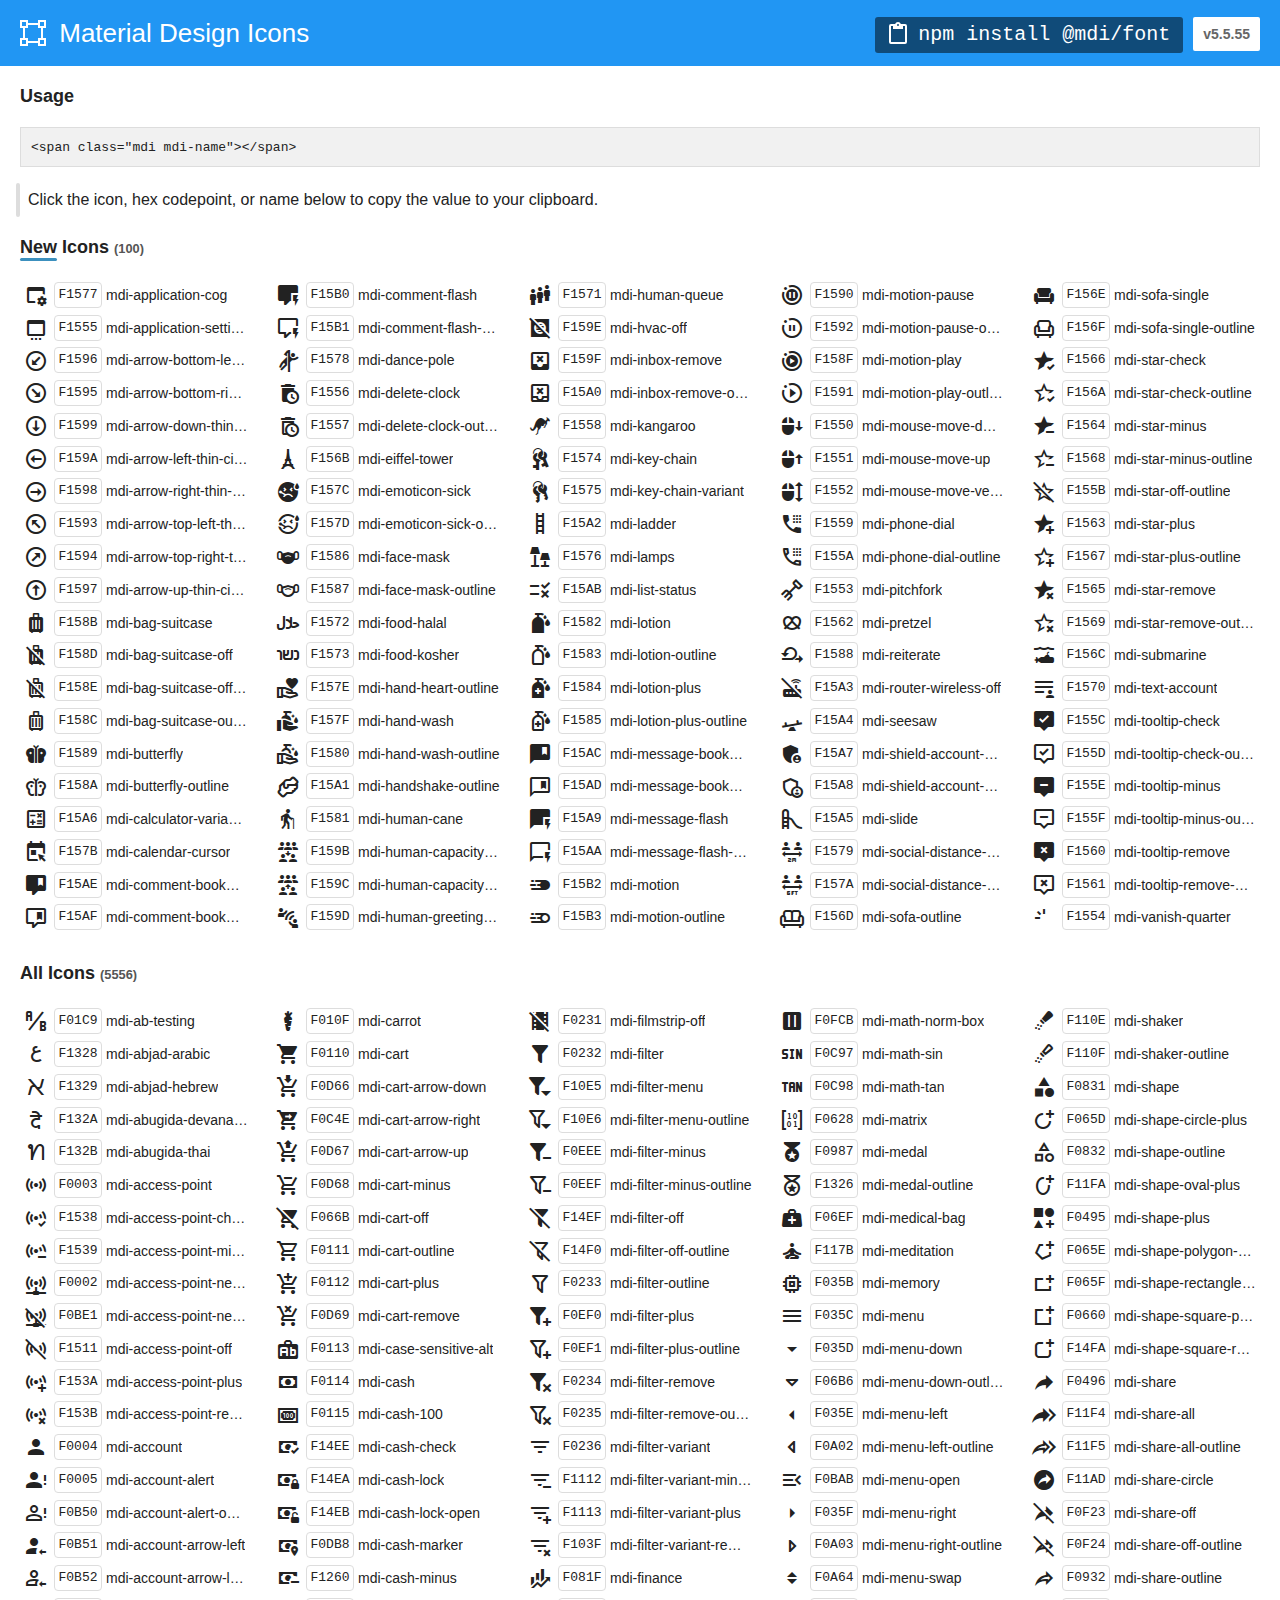
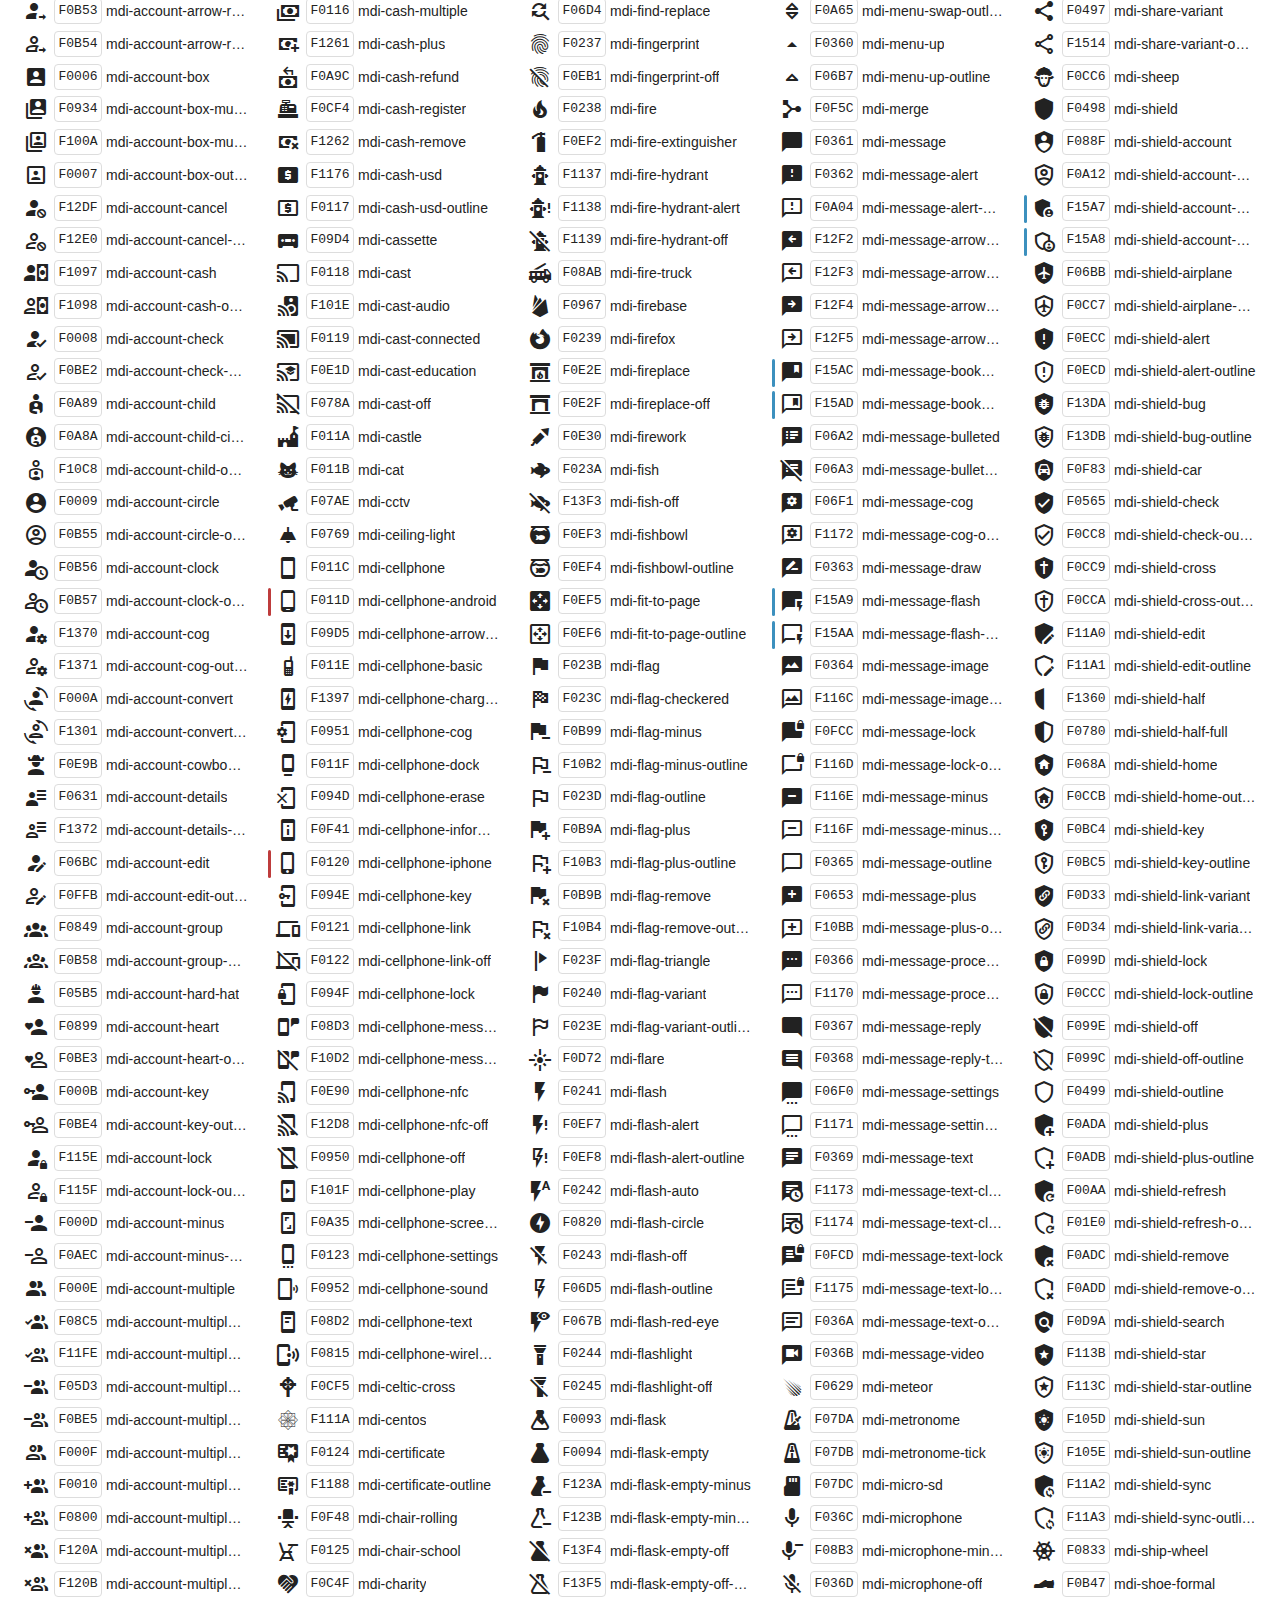
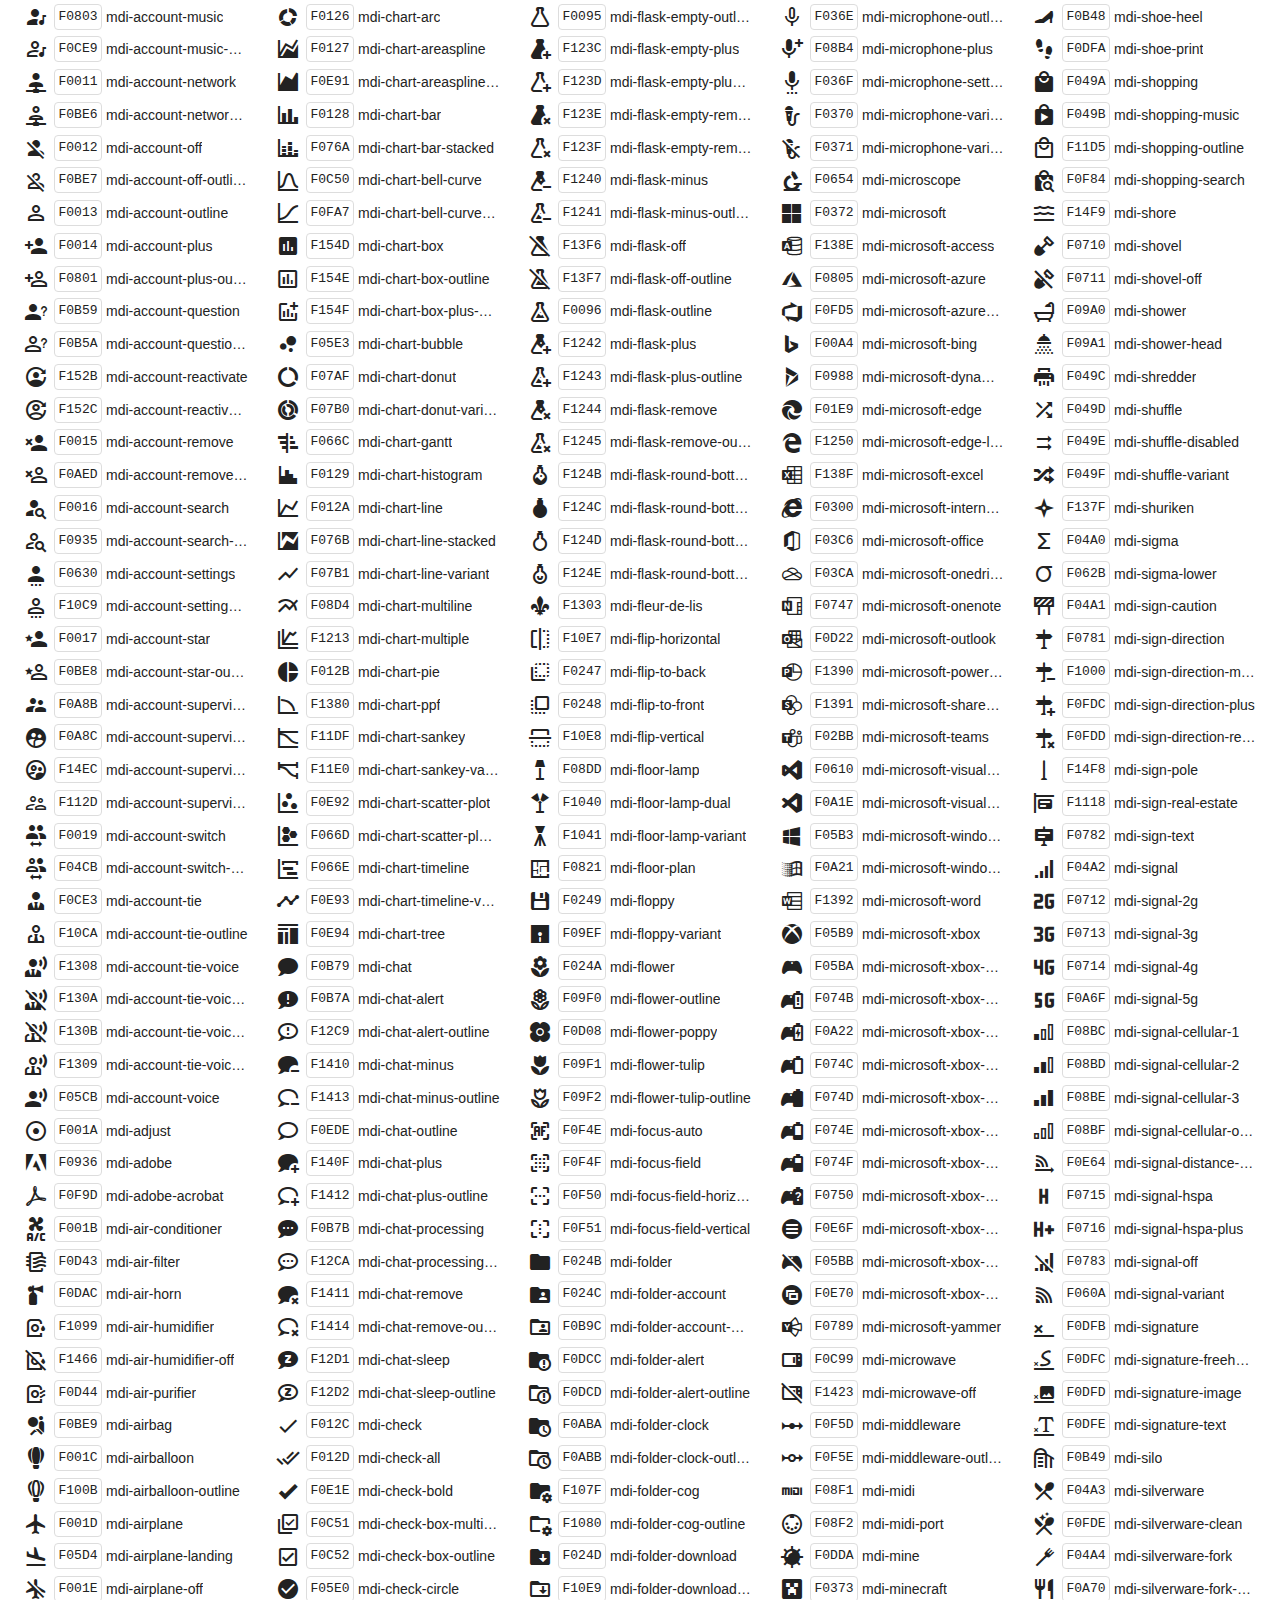
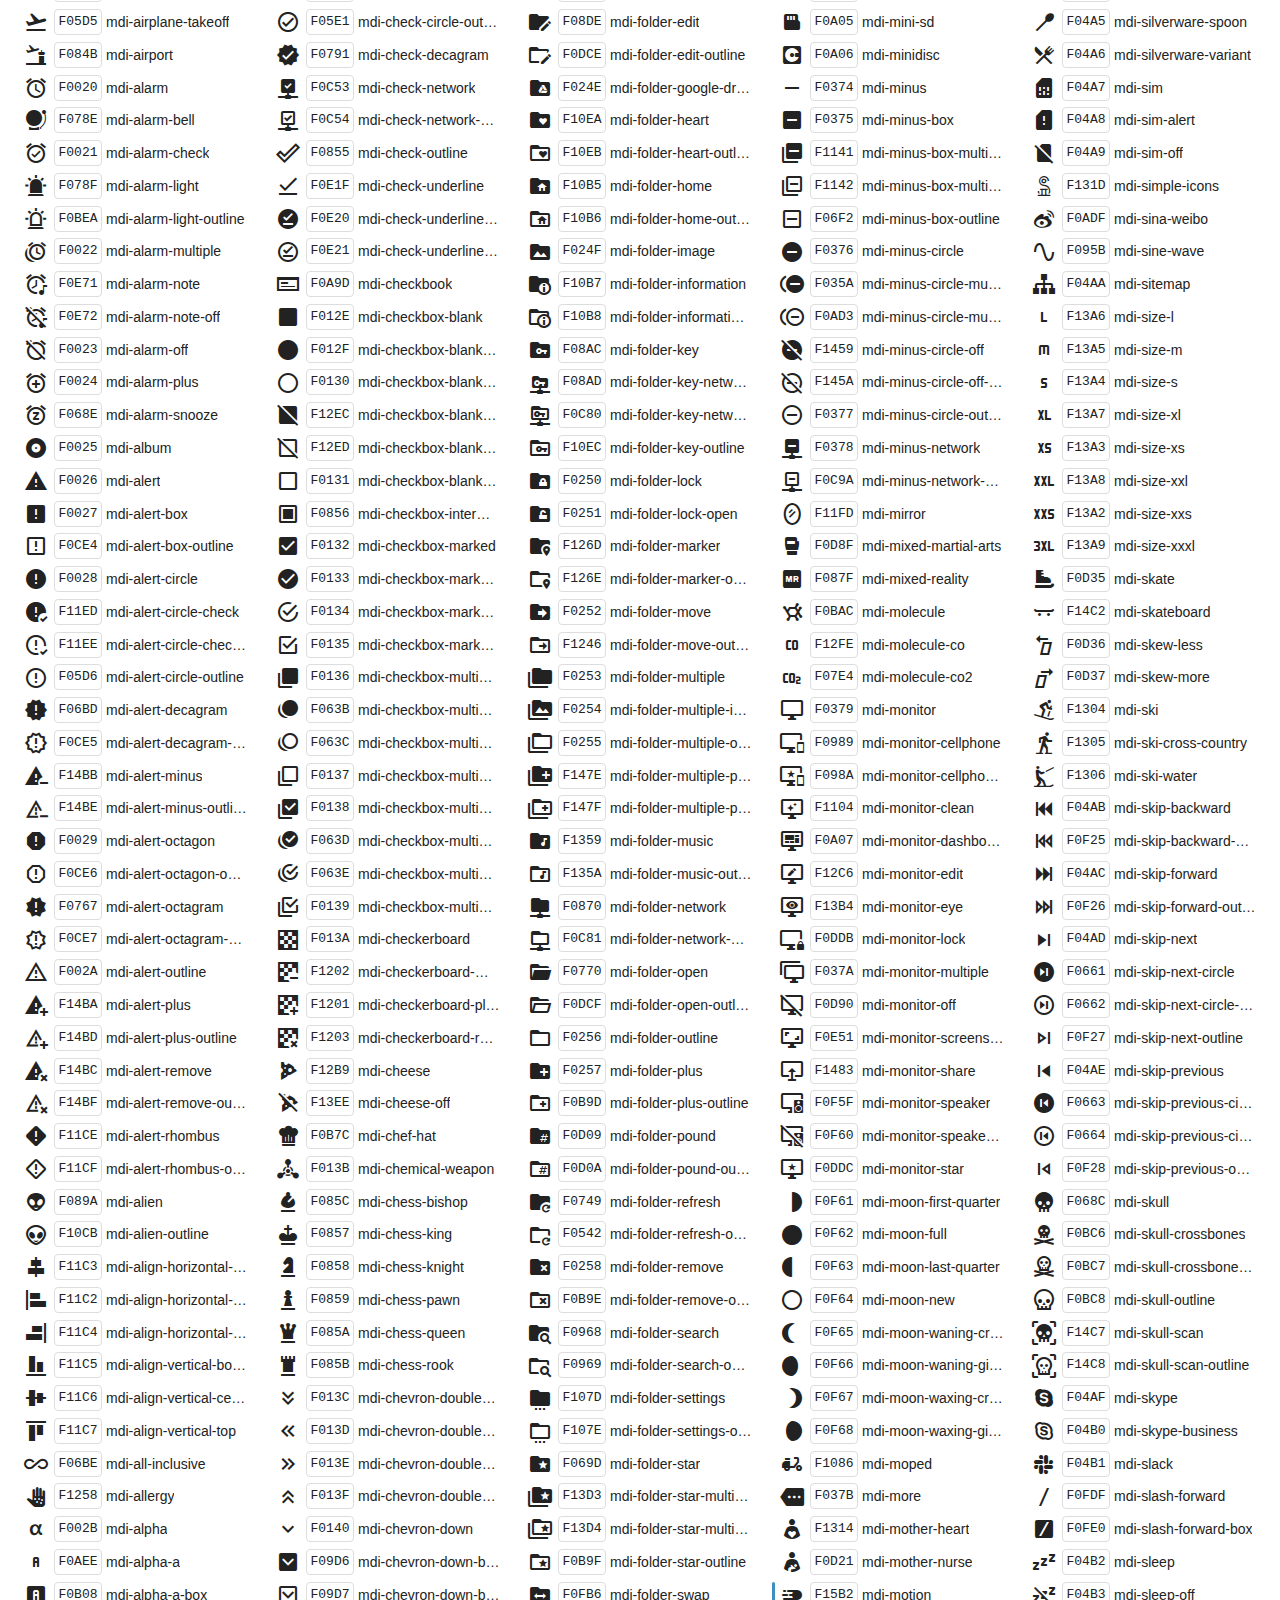
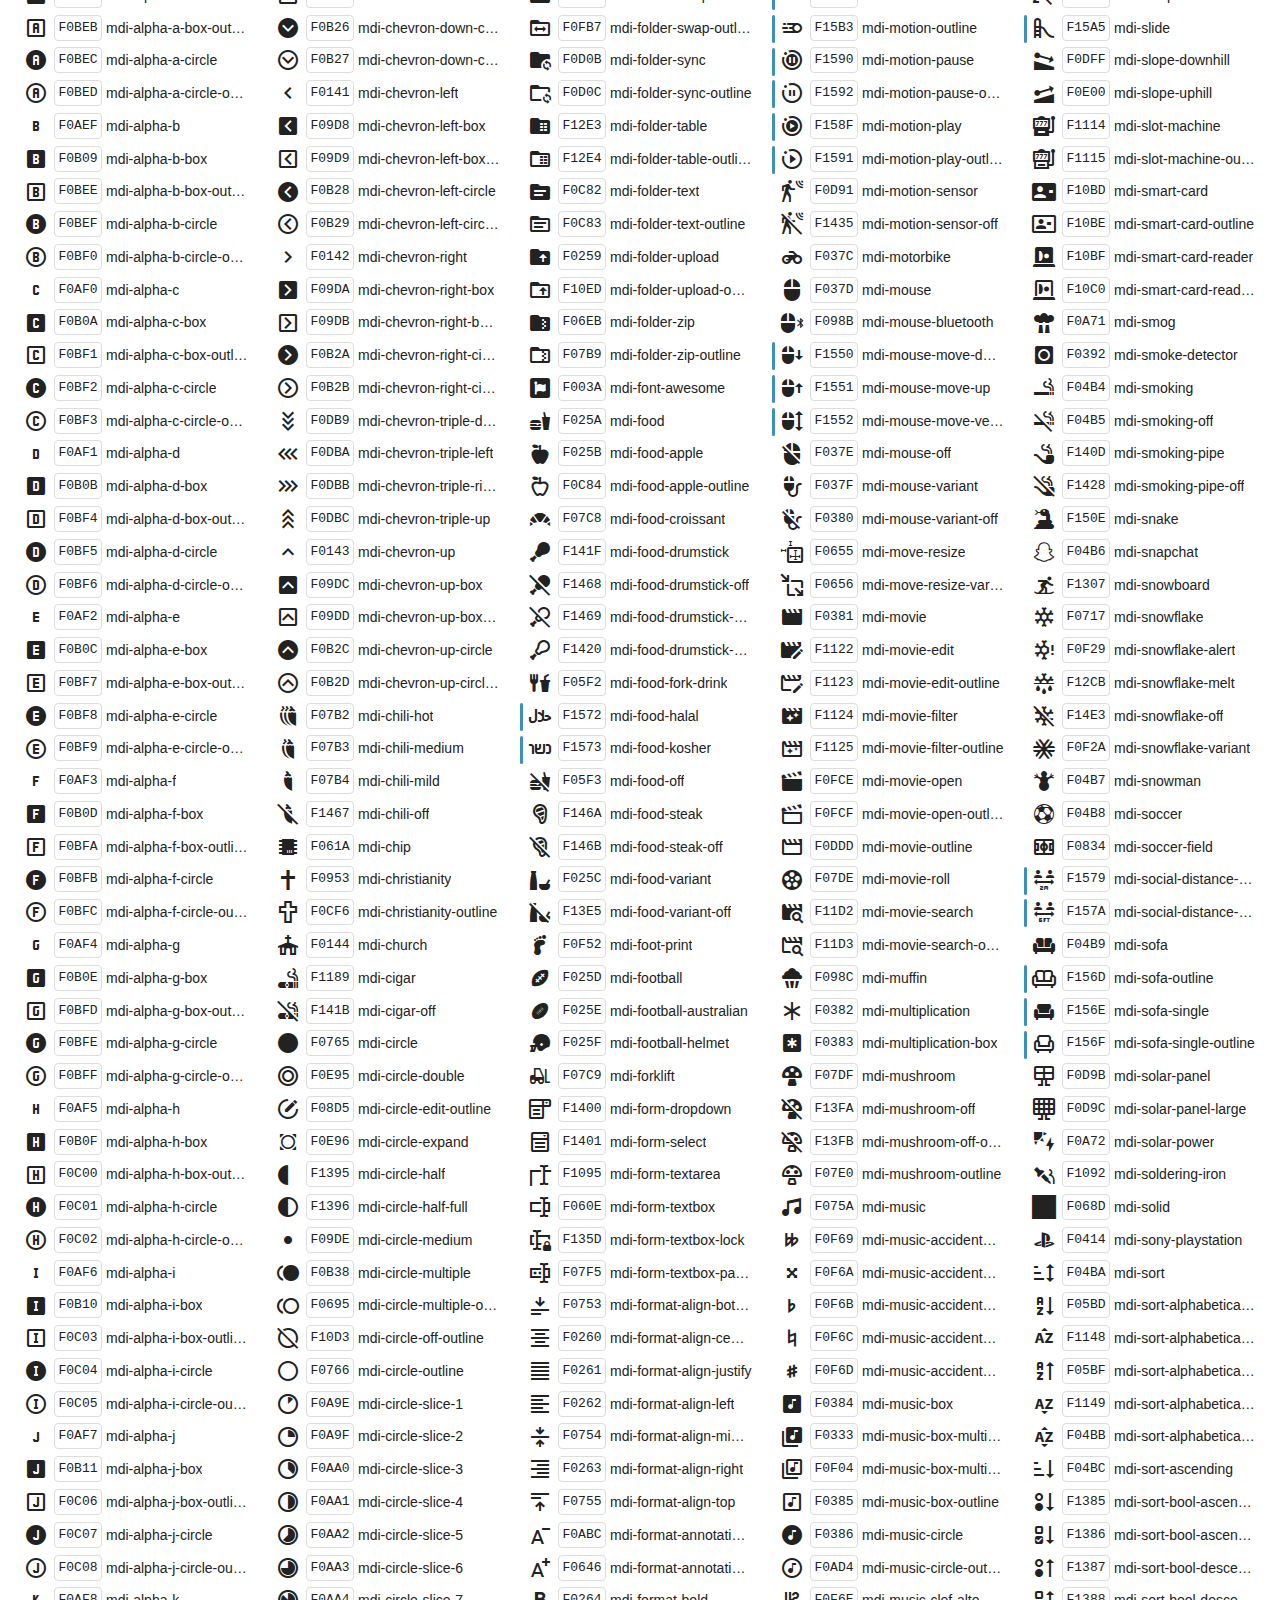
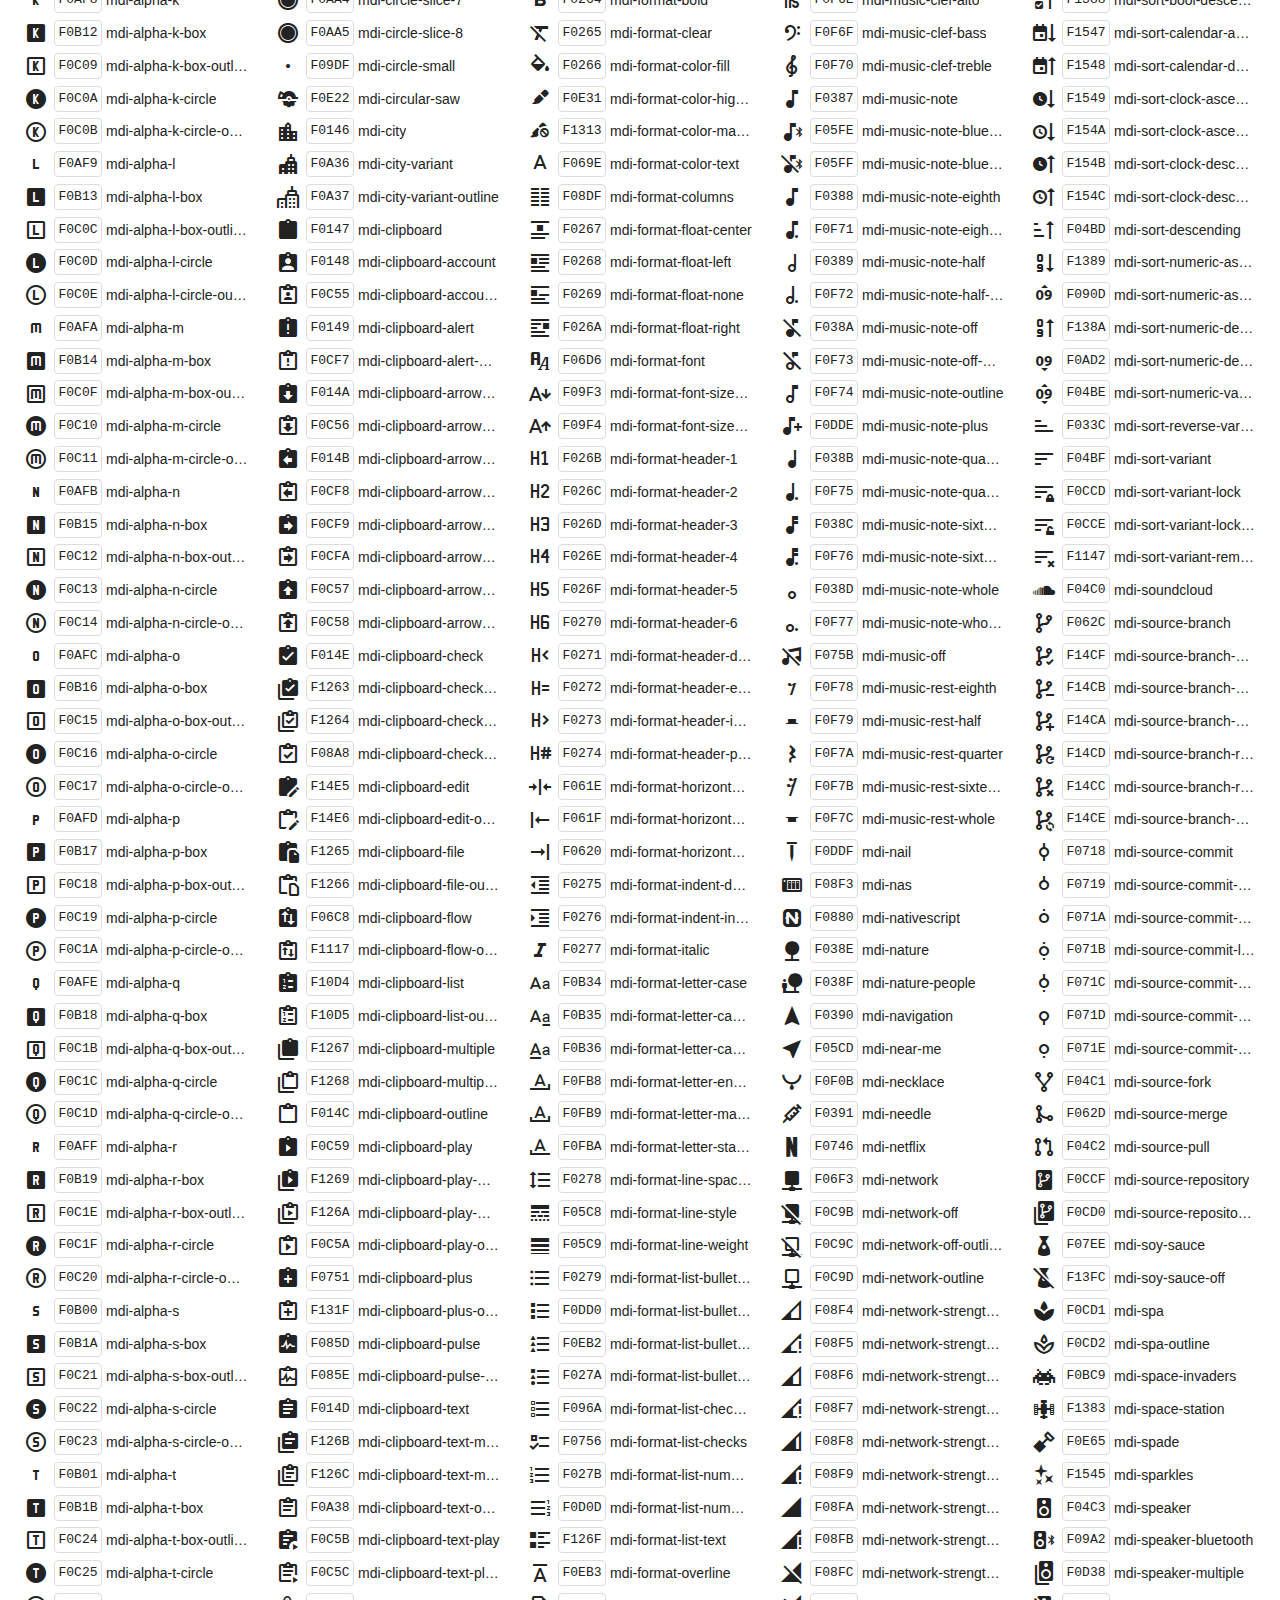
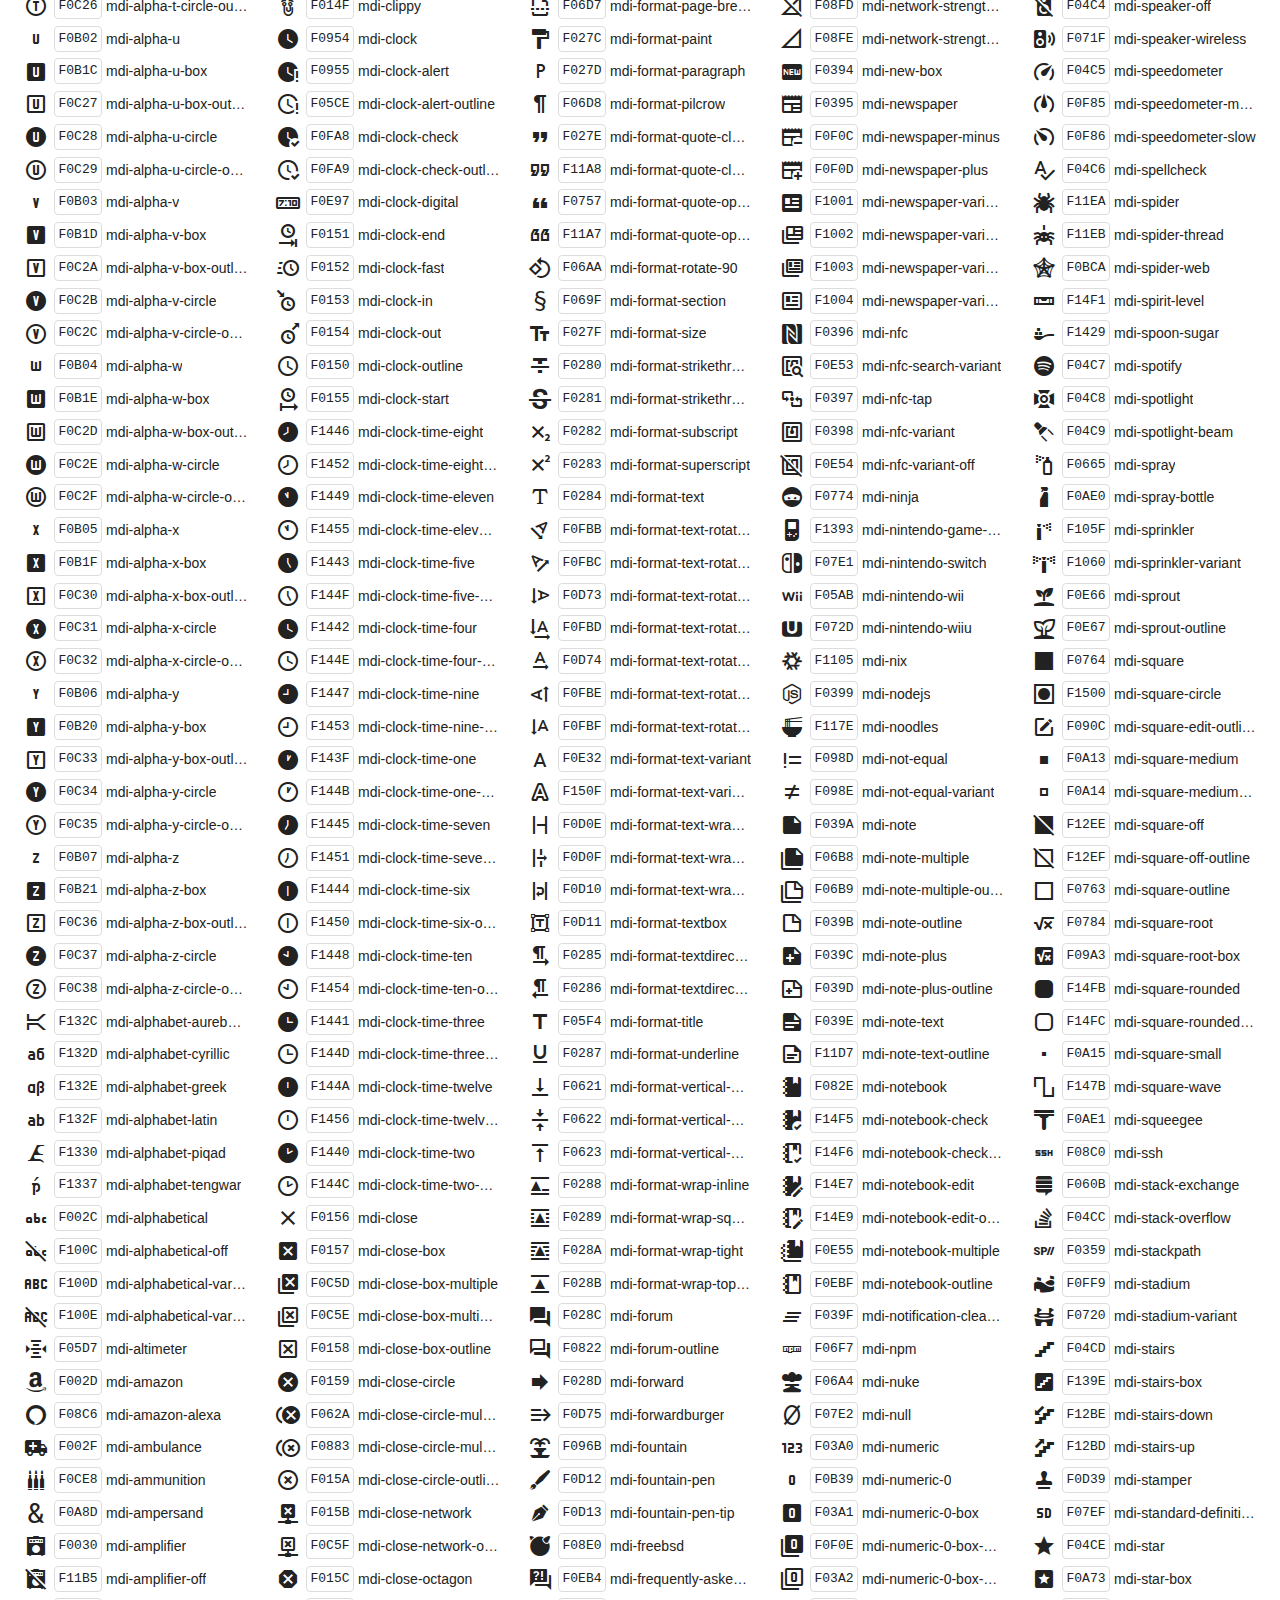
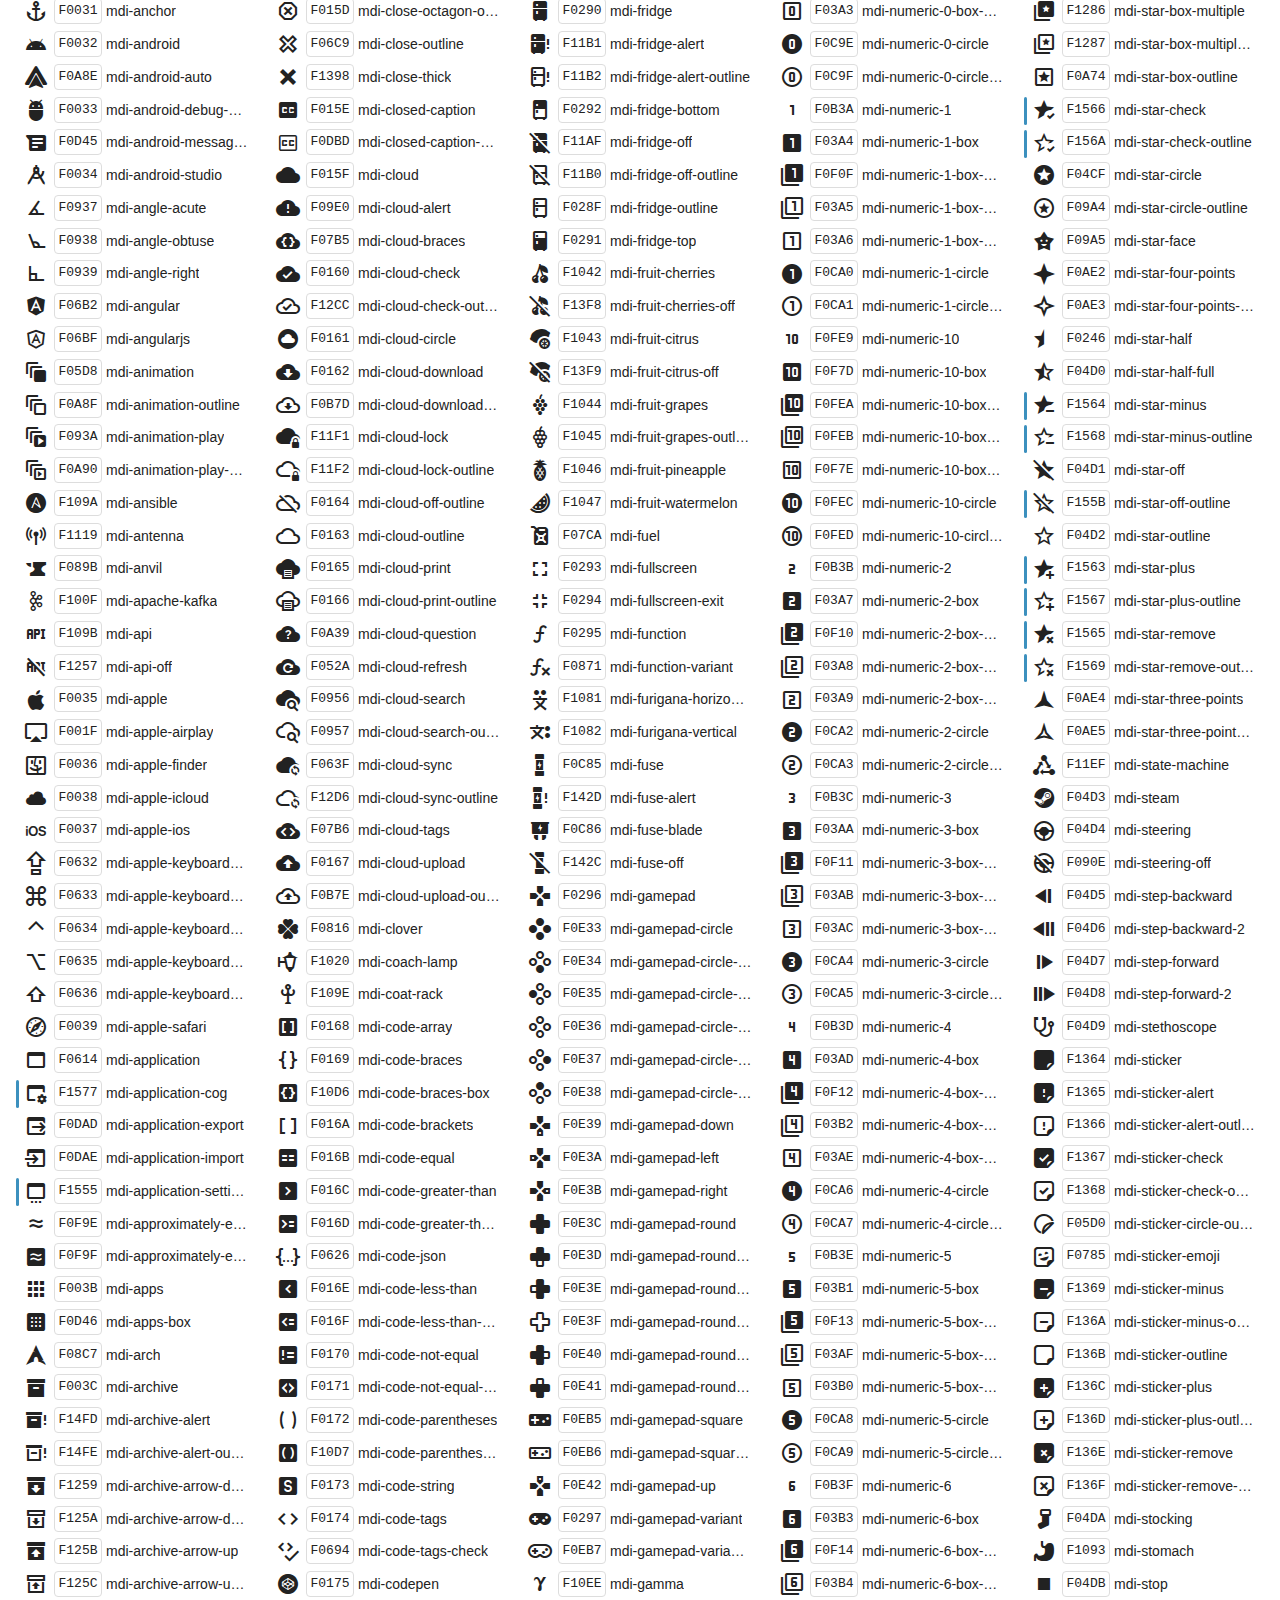
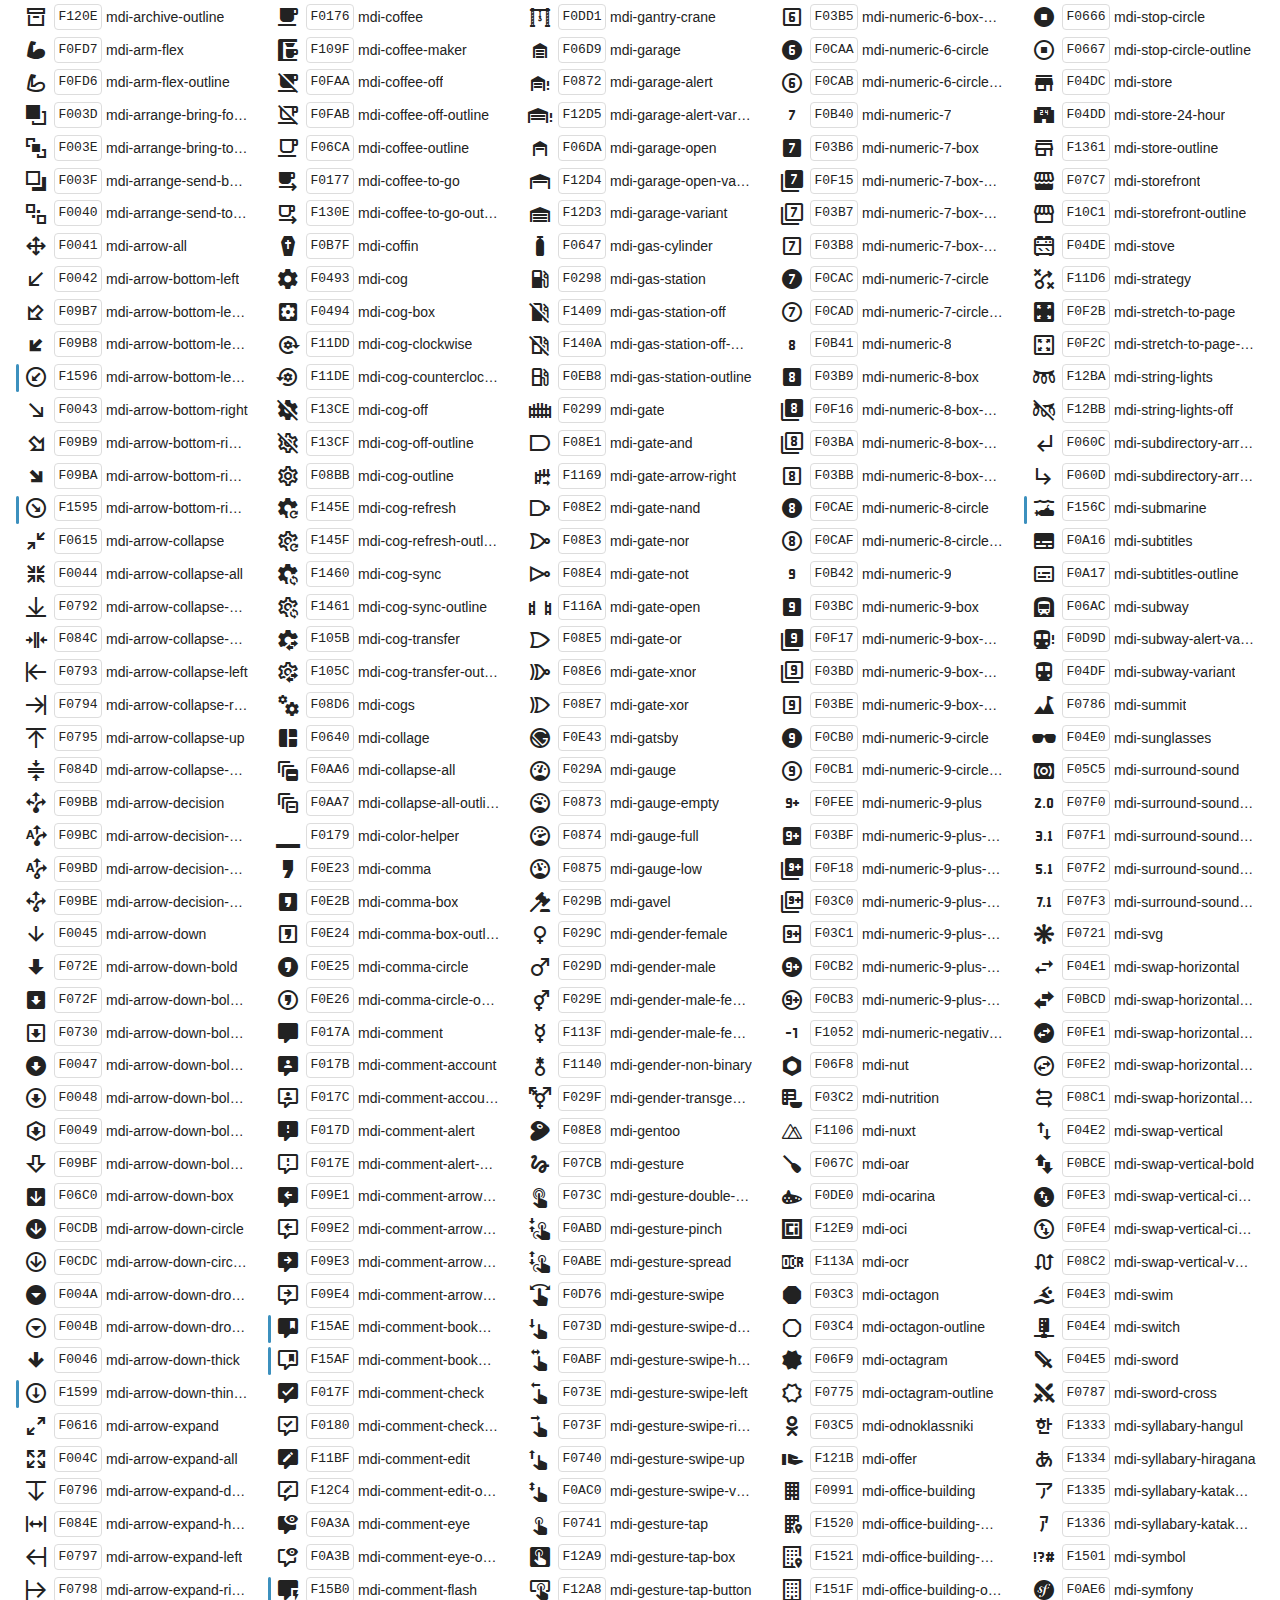
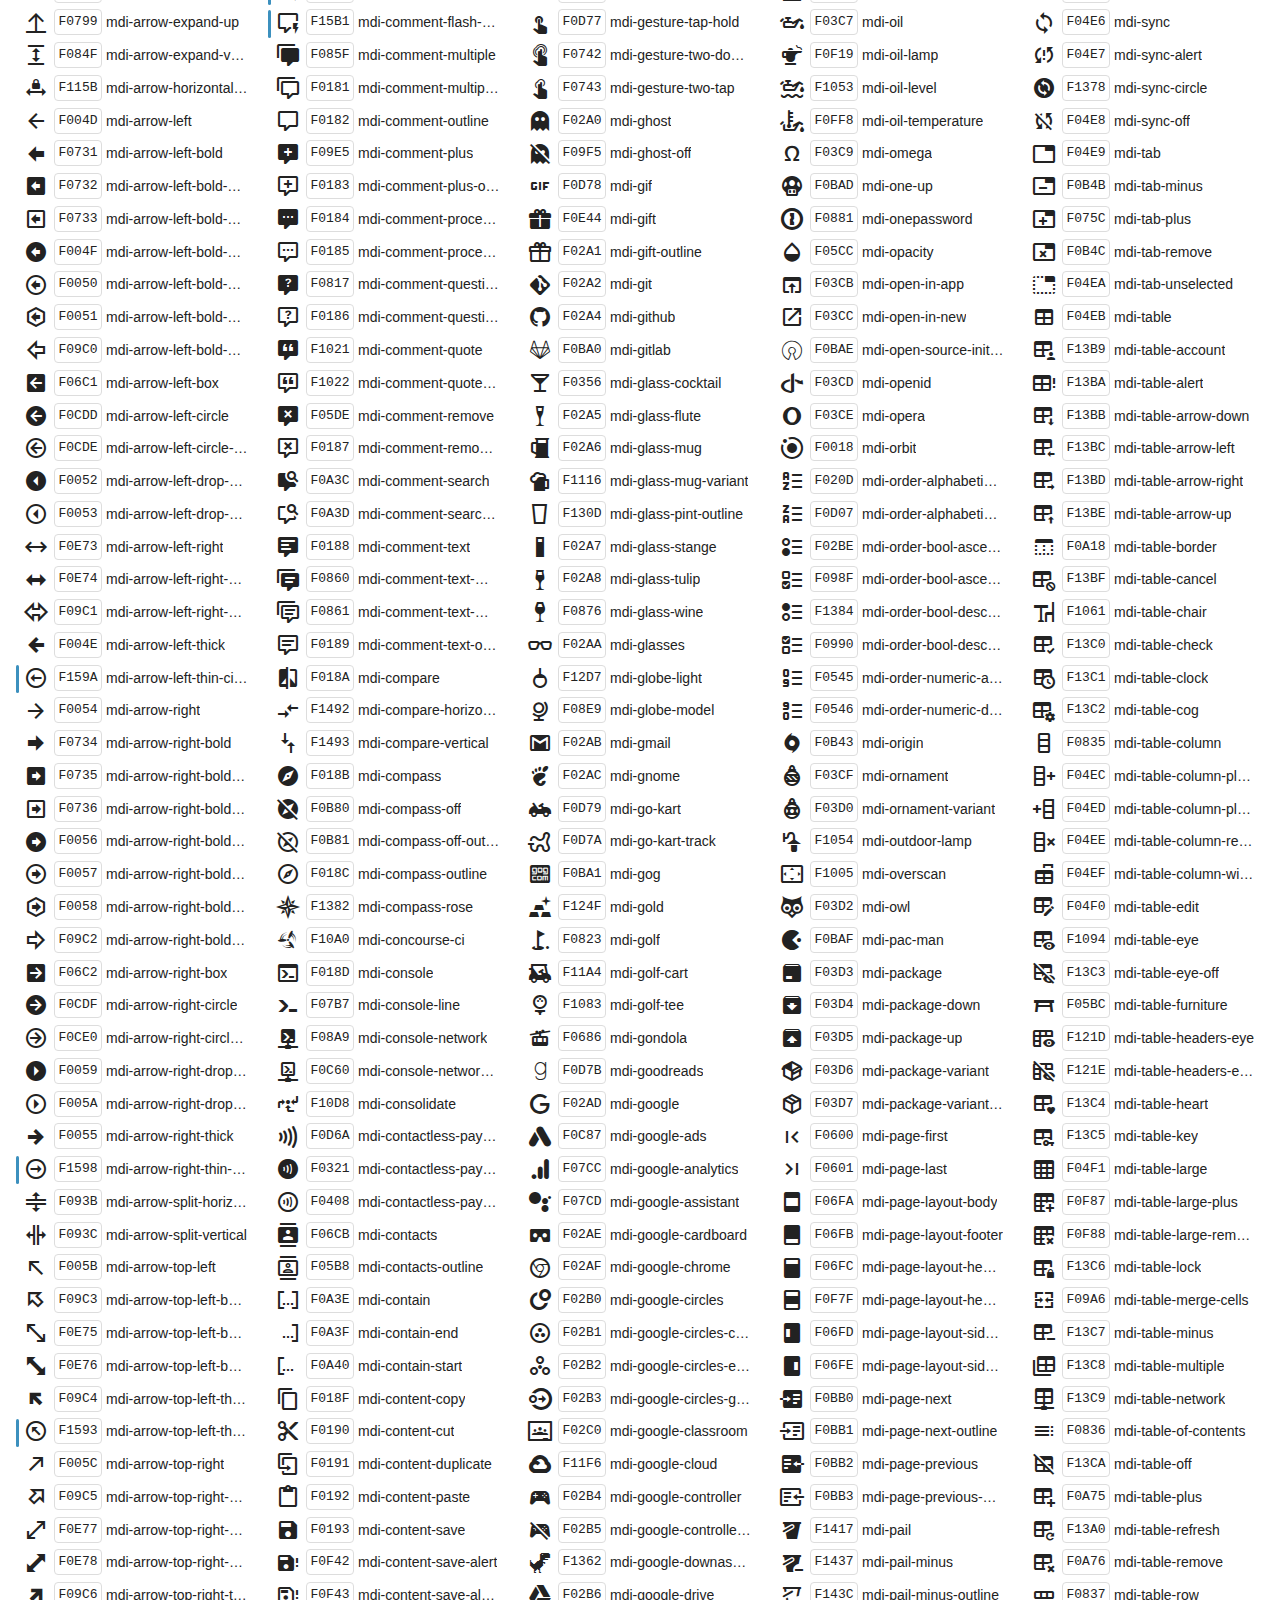
<file: static/fonts/material-icons/preview.html>
﻿<!doctype html>
<html lang="en">

<head>
    <meta charset="utf-8" />
    <meta name="google" content="notranslate">
    <title>Material Design Icons</title>
    <style>
        * {
            margin: 0;
            padding: 0;
        }

        body {
            margin: 0;
            padding: 0;
            background: #fff;
            color: #222;
        }

        h1,
        h2,
        h3,
        p,
        div,
        blockquote,
        footer {
            font-family: "Helvetica Neue", Arial, sans-serif;
        }

        h1 {
            padding: 20px 20px 16px 20px;
            font-size: 26px;
            line-height: 26px;
            font-weight: normal;
            color: #FFF;
            background-color: #2196F3;
        }

        h1 svg {
            vertical-align: middle;
            width: 26px;
            height: 26px;
            margin: 0 6px 4px 0;
        }

        h1 svg path {
            fill: #FFF;
        }

        h1 .version {
            font-size: 14px;
            background: #FFF;
            padding: 4px 10px;
            float: right;
            border-radius: 2px;
            margin: -3px 0 0 0;
            color: #666;
            font-weight: bold;
        }

        h1 .version::before {
            content: 'v';
        }

        h1 code {
            font-size: 20px;
            background: rgba(0, 0, 0, 0.5);
            padding: 4px 12px;
            border-radius: 3px;
            float: right;
            margin: -3px 10px 0 0;
            border: 1px solid transparent;
            cursor: pointer;
        }

        h1 code:hover {
            border: 1px solid #FFF;
        }

        h1 code svg {
            width: 24px;
            height: 24px;
            margin: -1px -4px 0 -2px
        }

        h2 {
            font-size: 18px;
            padding: 20px;
        }

        h2 small {
            color: #555;
            font-size: 0.8rem;
        }

        h2 small::before {
            content: '(';
        }

        h2 small::after {
            content: ')';
        }

        h2 span {
            position: relative;
        }

        h2.newicons span::before {
            position: absolute;
            content: ' ';
            width: 100%;
            height: 0.2rem;
            bottom: -0.25rem;
            background: #3C90BE;
            border-radius: 0.1rem;
        }

        h2.deprecatedicons span::before {
            position: absolute;
            content: ' ';
            width: 100%;
            height: 0.2rem;
            bottom: -0.25rem;
            background: #BE3C3C;
            border-radius: 0.1rem;
        }

        h3 {
            font-size: 14px;
            padding: 10px 20px 0 20px;
            font-weight: bold;
        }

        p {
            padding: 10px 20px;
        }

        p code {
            display: inline-block;
            vertical-align: middle;
            background: #F1F1F1;
            padding: 3px 5px;
            border-radius: 3px;
            border: 1px solid #DDD;
        }

        p i.mdi {
            vertical-align: middle;
            border-radius: 4px;
            display: inline-block;
        }

        p i.mdi.dark-demo {
            background: #333;
        }

        p.note {
            color: #999;
            font-size: 14px;
            padding: 0 20px 5px 20px;
        }

        p.deprecated {
            margin: -0.5rem 0 0.25rem 0;
        }

        p.extras {
            margin-top: -0.5rem;
        }

        div.icons {
            padding: 0 20px 10px 20px;
            -webkit-column-count: 5;
            -moz-column-count: 5;
            column-count: 5;
            -webkit-column-gap: 20px;
            -moz-column-gap: 20px;
            column-gap: 20px;
        }

        div.icons div {
            line-height: 2em;
        }

        div.icons div span {
            cursor: pointer;
            font-size: 14px;
            text-overflow: ellipsis;
            display: inline-block;
            max-width: calc(100% - 90px);
            overflow: hidden;
            vertical-align: middle;
            white-space: nowrap;
        }

        div.icons div code:hover,
        div.icons div span:hover,
        div.icons div i:hover {
            color: #3c90be;
        }

        div.icons div code:hover {
            border-color: #3c90be;
        }

        div.icons div code {
            border: 1px solid #DDD;
            width: 46px;
            margin-left: 2px;
            margin-right: 4px;
            border-radius: 4px;
            display: inline-block;
            vertical-align: middle;
            text-align: center;
            line-height: 24px;
            cursor: pointer;
        }

        div.icons div i {
            display: inline-block;
            width: 32px;
            height: 24px;
            text-align: center;
            vertical-align: middle;
            cursor: pointer;
            line-height: 24px;
        }

        div.icons .mdi::before {
            font-size: 24px;
        }

        div.icons div.new::before {
            content: ' ';
            width: 0.2rem;
            height: 1.75rem;
            position: absolute;
            margin-top: 0.25rem;
            margin-left: -0.25rem;
            background: #3C90BE;
            border-radius: 0.1rem;
        }

        div.icons div.deprecated::before {
            content: ' ';
            width: 0.2rem;
            height: 1.75rem;
            position: absolute;
            margin-top: 0.25rem;
            margin-left: -0.25rem;
            background: #BE3C3C;
            border-radius: 0.1rem;
        }

        pre {
            margin: 0 20px;
            font-family: Consolas, monospace;
            padding: 10px;
            border: 1px solid #DDD;
            background: #F1F1F1;
        }

        blockquote {
            position: relative;
            margin: 1rem 1rem 0 1rem;
            padding: 0.5rem 0.5rem 0.5rem 0.75rem;
        }

        blockquote.note::before {
            content: ' ';
            width: 0.25rem;
            height: 100%;
            background: #DDD;
            position: absolute;
            border-radius: 0.25rem;
            top: 0;
            left: 0;
        }

        blockquote.deprecated::before {
            content: ' ';
            width: 0.25rem;
            height: 100%;
            background: #BE3C3C;
            position: absolute;
            border-radius: 0.25rem;
            top: 0;
            left: 0;
        }

        div.copied {
            position: fixed;
            top: 100px;
            left: 50%;
            width: 200px;
            text-align: center;
            color: #3c763d;
            background-color: #dff0d8;
            border: 1px solid #d6e9c6;
            padding: 10px 15px;
            border-radius: 4px;
            margin-left: -100px;
            box-shadow: 0 0 10px rgba(0, 0, 0, 0.2);
        }

        div.examples {
            display: flex;
            flex-wrap: wrap;
            margin: 0.5rem 1.25rem;
        }

        div.examples > div {
            display: flex;
            margin-right: 0.5rem;
            margin-bottom: 0.5rem;
        }

        div.examples > div > div:first-child {
            display: flex;
            padding: 0.5rem;
            border-radius: 0.25rem;
            box-shadow: 0 0 0.25rem rgba(0, 0, 0, 0.4);
            background: #FFF;
            z-index: 1;
            align-items: center;
            justify-content: center;
        }

        div.examples > div > div:first-child + div {
            display: flex;
            margin-left: -0.25rem;
            padding: 0.5rem 0.75rem 0.5rem 1rem;
            background: #222;
            border-radius: 0 0.25rem 0.25rem 0;
        }

        div.examples > div > div:first-child + div > code {
            color: #FFF;
            align-self: center;
        }

        div.examples > div > div.dark:first-child {
            background: #444;
        }

        div.examples i {
            display: flex;
        }

        div.examples-size > div > div:first-child {
            min-width: 3rem;
        }

        footer {
            display: flex;
            padding: 20px;
            color: #666;
            border-top: 1px solid #DDD;
            background: #F1F1F1;
        }

        footer > div:first-child {
            flex: 1;
        }

        footer > div:last-child {
            text-align: right;
        }

        footer a {
            color: #e91e63;
            text-decoration: none;
        }

        footer a:hover {
            text-decoration: underline;
        }
    </style>
    <link href="css/materialdesignicons.css" media="all" rel="stylesheet" type="text/css" />
</head>

<body>
    <h1>
        <svg>
            <path d="M0,0H8V3H18V0H26V8H23V18H26V26H18V23H8V21H18V18H21V8H18V5H8V8H5V18H8V26H0V18H3V8H0V0M2,2V6H6V2H2M2,20V24H6V20H2M20,2V6H24V2H20M20,20V24H24V20H20Z"></path>
        </svg>
        Material Design Icons
        <span class="version">5.5.55</span>
        <code id="npm" title="Copy to Clipboard">
            <svg viewBox="0 0 24 24">
                <path d="M19,20H5V4H7V7H17V4H19M12,2A1,1 0 0,1 13,3A1,1 0 0,1 12,4A1,1 0 0,1 11,3A1,1 0 0,1 12,2M19,2H14.82C14.4,0.84 13.3,0 12,0C10.7,0 9.6,0.84 9.18,2H5A2,2 0 0,0 3,4V20A2,2 0 0,0 5,22H19A2,2 0 0,0 21,20V4A2,2 0 0,0 19,2Z" />
            </svg>
            npm install @mdi/font
        </code>
    </h1>

    <h2 class="usage">Usage</h2>
    <pre><code>&lt;span class=&quot;mdi mdi-<span id="name">name</span>&quot;&gt;&lt;/span&gt;</code></pre>

    <blockquote class="note">
        Click the icon, hex codepoint, or name below to copy the value to your clipboard.
    </blockquote>

    <h2 class="newicons"><span>New</span> Icons <small id="newIconsCount">-</small></h2>
    <div class="icons" id="newIcons"></div>

    <h2 class="icons">All Icons <small id="iconsCount">-</small></h2>
    <div class="icons" id="icons"></div>

    <h2 class="deprecatedicons"><span>Deprecated</span> Icons <small id="deprecatedIconsCount">-</small></h2>
    <p class="deprecated" id="deprecated">
        Deprecated icons will be removed in a future major release.
    </p>
    <div class="icons" id="deprecatedIcons"></div>

    <h2 class="extras">Extras</h2>

    <p class="extras">The helper CSS classes are listed below.</p>

    <section>
        <h3>Size</h3>

        <div class="examples examples-size">
            <div>
                <div>
                    <i class="mdi mdi-18px mdi-account"></i>
                </div>
                <div>
                    <code>mdi-18px</code>
                </div>
            </div>
            <div>
                <div>
                    <i class="mdi mdi-24px mdi-account"></i>
                </div>
                <div>
                    <code>mdi-24px</code>
                </div>
            </div>
            <div>
                <div>
                    <i class="mdi mdi-36px mdi-account"></i>
                </div>
                <div>
                    <code>mdi-36px</code>
                </div>
            </div>
            <div>
                <div>
                    <i class="mdi mdi-48px mdi-account"></i>
                </div>
                <div>
                    <code>mdi-48px</code>
                </div>
            </div>
        </div>
    </section>

    <h3>Rotate</h3>

    <div class="examples">
        <div>
            <div>
                <i class="mdi mdi-36px mdi-account"></i>
            </div>
        </div>
        <div>
            <div>
                <i class="mdi mdi-36px mdi-rotate-45 mdi-account"></i>
            </div>
            <div>
                <code>mdi-rotate-45</code> 
            </div>
        </div>
        <div>
            <div>
                <i class="mdi mdi-36px mdi-rotate-90 mdi-account"></i>
            </div>
            <div>
                <code>mdi-rotate-90</code>
            </div>
        </div>
        <div>
            <div>
                <i class="mdi mdi-36px mdi-rotate-135 mdi-account"></i>
            </div>
            <div>
                <code>mdi-rotate-135</code>
            </div>
        </div>
        <div>
            <div>
                <i class="mdi mdi-36px mdi-rotate-180 mdi-account"></i>
            </div>
            <div>
                <code>mdi-rotate-180</code>
            </div>
        </div>
        <div>
            <div>
                <i class="mdi mdi-36px mdi-rotate-225 mdi-account"></i>
            </div>
            <div>
                <code>mdi-rotate-225</code>
            </div>
        </div>
        <div>
            <div>
                <i class="mdi mdi-36px mdi-rotate-270 mdi-account"></i>
            </div>
            <div>
                <code>mdi-rotate-270</code>
            </div>
        </div>
        <div>
            <div>
                <i class="mdi mdi-36px mdi-rotate-315 mdi-account"></i>
            </div>
            <div>
                <code>mdi-rotate-315</code> 
            </div>
        </div>
    </div>

    <h3>Flip</h3>

    <div class="examples">
        <div>
            <div>
                <i class="mdi mdi-36px mdi-account-alert"></i>
            </div>
        </div>
        <div>
            <div>
                <i class="mdi mdi-36px mdi-flip-h mdi-account-alert"></i>
            </div>
            <div>
                <code>mdi-flip-h</code> 
            </div>
        </div>
        <div>
            <div>
                <i class="mdi mdi-36px mdi-flip-v mdi-account-alert"></i>
            </div>
            <div>
                <code>mdi-flip-v</code> 
            </div>
        </div>
    </div>

    <p class="note"><strong>Note:</strong> We do not include the ability to use <code>mdi-flip-*</code> and
        <code>mdi-rotate-*</code> at the same time.</p>

    <h3>Spin</h3>

    <div class="examples">
        <div>
            <div>
                <i class="mdi mdi-36px mdi-spin mdi-loading"></i>
            </div>
            <div>
                <code>mdi-spin</code>
            </div>
        </div>
        <div>
            <div>
                <i class="mdi mdi-36px mdi-spin mdi-star"></i>
            </div>
            <div>
                <code>mdi-spin</code>
            </div>
        </div>
    </div>

    <h3>Color</h3>

    <div class="examples">
        <div>
            <div class="dark">
                <i class="mdi mdi-36px mdi-light mdi-account dark-demo"></i>
            </div>
            <div>
                <code>mdi-light</code>
            </div>
        </div>
        <div>
            <div class="dark">
                <i class="mdi mdi-36px mdi-light mdi-inactive mdi-account dark-demo"></i>
            </div>
            <div>
                <code>mdi-light mdi-inactive</code>
            </div>
        </div>
        <div>
            <div>
                <i class="mdi mdi-36px mdi-dark mdi-account"></i>
            </div>
            <div>
                <code>mdi-dark</code>
            </div>
        </div>
        <div>
            <div>
                <i class="mdi mdi-36px mdi-dark mdi-inactive mdi-account"></i>
            </div>
            <div>
                <code>mdi-dark mdi-inactive</code> 
            </div>
        </div>
    </div>

    <footer>
        <div>
            Generated with <a href="https://npmjs.com/package/@mdi/font-build">@mdi/font-build</a>
            by <a href="http://MaterialDesignIcons.com/">MaterialDesignIcons.com</a>.
        </div>
        <div>
            <a href="https://www.npmjs.com/org/mdi" target="_blank">NPM @mdi Organization</a>
        </div>
    </footer>

    <script type="text/javascript">
        function isNew(icon) {
            return icon.version === '5.5.55';
        }
        function isDeprecated(icon) {
            return typeof icon.deprecated == 'undefined'
                ? false
                : icon.deprecated;
        }
        function copyText(text) {
            var copyFrom = document.createElement('textarea');
            copyFrom.setAttribute("style", "position:fixed;opacity:0;top:100px;left:100px;");
            copyFrom.value = text;
            document.body.appendChild(copyFrom);
            copyFrom.select();
            document.execCommand('copy');
            var copied = document.createElement('div');
            copied.setAttribute('class', 'copied');
            copied.appendChild(document.createTextNode('Copied to Clipboard'));
            document.body.appendChild(copied);
            setTimeout(function () {
                document.body.removeChild(copyFrom);
                document.body.removeChild(copied);
            }, 1500);
        };
        function getIconItem(icon, isNewIcon, isDeprecatedIcon) {
            var div = document.createElement('div'),
                i = document.createElement('i');
            i.className = 'mdi mdi-' + icon.name;
            div.appendChild(i);
            var code = document.createElement('code');
            code.appendChild(document.createTextNode(icon.hex));
            div.appendChild(code);
            var span = document.createElement('span');
            span.appendChild(document.createTextNode('mdi-' + icon.name));
            div.appendChild(span);
            span.onclick = function () {
                document.getElementById('name').innerHTML = icon.name;
            };
            i.onmouseup = function () {
                copyText(String.fromCodePoint(parseInt(icon.hex, 16)));
            };
            code.onmouseup = function () {
                copyText(icon.hex);
            };
            span.onmouseup = function () {
                copyText('mdi-' + icon.name);
            };
            if (isNewIcon) {
                div.className = 'new';
            }
            if (isDeprecatedIcon) {
                div.className = 'deprecated';
            }
            return div;
        }
        (function () {
            var iconsCount = 0;
            var newIconsCount = 0;
            var deprecatedIconsCount = 0;
            var icons = [{name:"ab-testing",hex:"F01C9",version:"4.0.96"},{name:"abjad-arabic",hex:"F1328",version:"4.9.95"},{name:"abjad-hebrew",hex:"F1329",version:"4.9.95"},{name:"abugida-devanagari",hex:"F132A",version:"4.9.95"},{name:"abugida-thai",hex:"F132B",version:"4.9.95"},{name:"access-point",hex:"F0003",version:"1.5.54"},{name:"access-point-check",hex:"F1538",version:"5.4.55"},{name:"access-point-minus",hex:"F1539",version:"5.4.55"},{name:"access-point-network",hex:"F0002",version:"1.5.54"},{name:"access-point-network-off",hex:"F0BE1",version:"3.2.89"},{name:"access-point-off",hex:"F1511",version:"5.4.55"},{name:"access-point-plus",hex:"F153A",version:"5.4.55"},{name:"access-point-remove",hex:"F153B",version:"5.4.55"},{name:"account",hex:"F0004",version:"1.5.54"},{name:"account-alert",hex:"F0005",version:"1.5.54"},{name:"account-alert-outline",hex:"F0B50",version:"3.0.39"},{name:"account-arrow-left",hex:"F0B51",version:"3.0.39"},{name:"account-arrow-left-outline",hex:"F0B52",version:"3.0.39"},{name:"account-arrow-right",hex:"F0B53",version:"3.0.39"},{name:"account-arrow-right-outline",hex:"F0B54",version:"3.0.39"},{name:"account-box",hex:"F0006",version:"1.5.54"},{name:"account-box-multiple",hex:"F0934",version:"2.4.85"},{name:"account-box-multiple-outline",hex:"F100A",version:"4.1.95"},{name:"account-box-outline",hex:"F0007",version:"1.5.54"},{name:"account-cancel",hex:"F12DF",version:"4.8.95"},{name:"account-cancel-outline",hex:"F12E0",version:"4.8.95"},{name:"account-cash",hex:"F1097",version:"4.2.95"},{name:"account-cash-outline",hex:"F1098",version:"4.2.95"},{name:"account-check",hex:"F0008",version:"1.5.54"},{name:"account-check-outline",hex:"F0BE2",version:"3.2.89"},{name:"account-child",hex:"F0A89",version:"2.7.94"},{name:"account-child-circle",hex:"F0A8A",version:"2.7.94"},{name:"account-child-outline",hex:"F10C8",version:"4.3.95"},{name:"account-circle",hex:"F0009",version:"1.5.54"},{name:"account-circle-outline",hex:"F0B55",version:"3.0.39"},{name:"account-clock",hex:"F0B56",version:"3.0.39"},{name:"account-clock-outline",hex:"F0B57",version:"3.0.39"},{name:"account-cog",hex:"F1370",version:"4.9.95"},{name:"account-cog-outline",hex:"F1371",version:"4.9.95"},{name:"account-convert",hex:"F000A",version:"1.5.54"},{name:"account-convert-outline",hex:"F1301",version:"4.8.95"},{name:"account-cowboy-hat",hex:"F0E9B",version:"3.7.94"},{name:"account-details",hex:"F0631",version:"1.6.50"},{name:"account-details-outline",hex:"F1372",version:"4.9.95"},{name:"account-edit",hex:"F06BC",version:"1.8.36"},{name:"account-edit-outline",hex:"F0FFB",version:"4.0.96"},{name:"account-group",hex:"F0849",version:"2.1.99"},{name:"account-group-outline",hex:"F0B58",version:"3.0.39"},{name:"account-hard-hat",hex:"F05B5",version:"1.5.54"},{name:"account-heart",hex:"F0899",version:"2.2.43"},{name:"account-heart-outline",hex:"F0BE3",version:"3.2.89"},{name:"account-key",hex:"F000B",version:"1.5.54"},{name:"account-key-outline",hex:"F0BE4",version:"3.2.89"},{name:"account-lock",hex:"F115E",version:"4.4.95"},{name:"account-lock-outline",hex:"F115F",version:"4.4.95"},{name:"account-minus",hex:"F000D",version:"1.5.54"},{name:"account-minus-outline",hex:"F0AEC",version:"2.8.94"},{name:"account-multiple",hex:"F000E",version:"1.5.54"},{name:"account-multiple-check",hex:"F08C5",version:"2.3.50"},{name:"account-multiple-check-outline",hex:"F11FE",version:"4.6.95"},{name:"account-multiple-minus",hex:"F05D3",version:"1.5.54"},{name:"account-multiple-minus-outline",hex:"F0BE5",version:"3.2.89"},{name:"account-multiple-outline",hex:"F000F",version:"1.5.54"},{name:"account-multiple-plus",hex:"F0010",version:"1.5.54"},{name:"account-multiple-plus-outline",hex:"F0800",version:"2.1.19"},{name:"account-multiple-remove",hex:"F120A",version:"4.6.95"},{name:"account-multiple-remove-outline",hex:"F120B",version:"4.6.95"},{name:"account-music",hex:"F0803",version:"2.1.19"},{name:"account-music-outline",hex:"F0CE9",version:"3.3.92"},{name:"account-network",hex:"F0011",version:"1.5.54"},{name:"account-network-outline",hex:"F0BE6",version:"3.2.89"},{name:"account-off",hex:"F0012",version:"1.5.54"},{name:"account-off-outline",hex:"F0BE7",version:"3.2.89"},{name:"account-outline",hex:"F0013",version:"1.5.54"},{name:"account-plus",hex:"F0014",version:"1.5.54"},{name:"account-plus-outline",hex:"F0801",version:"2.1.19"},{name:"account-question",hex:"F0B59",version:"3.0.39"},{name:"account-question-outline",hex:"F0B5A",version:"3.0.39"},{name:"account-reactivate",hex:"F152B",version:"5.4.55"},{name:"account-reactivate-outline",hex:"F152C",version:"5.4.55"},{name:"account-remove",hex:"F0015",version:"1.5.54"},{name:"account-remove-outline",hex:"F0AED",version:"2.8.94"},{name:"account-search",hex:"F0016",version:"1.5.54"},{name:"account-search-outline",hex:"F0935",version:"2.4.85"},{name:"account-settings",hex:"F0630",version:"1.6.50"},{name:"account-settings-outline",hex:"F10C9",version:"4.3.95"},{name:"account-star",hex:"F0017",version:"1.5.54"},{name:"account-star-outline",hex:"F0BE8",version:"3.2.89"},{name:"account-supervisor",hex:"F0A8B",version:"2.7.94"},{name:"account-supervisor-circle",hex:"F0A8C",version:"2.7.94"},{name:"account-supervisor-circle-outline",hex:"F14EC",version:"5.4.55"},{name:"account-supervisor-outline",hex:"F112D",version:"4.4.95"},{name:"account-switch",hex:"F0019",version:"1.5.54"},{name:"account-switch-outline",hex:"F04CB",version:"1.5.54"},{name:"account-tie",hex:"F0CE3",version:"3.3.92"},{name:"account-tie-outline",hex:"F10CA",version:"4.3.95"},{name:"account-tie-voice",hex:"F1308",version:"4.8.95"},{name:"account-tie-voice-off",hex:"F130A",version:"4.8.95"},{name:"account-tie-voice-off-outline",hex:"F130B",version:"4.8.95"},{name:"account-tie-voice-outline",hex:"F1309",version:"4.8.95"},{name:"account-voice",hex:"F05CB",version:"1.5.54"},{name:"adjust",hex:"F001A",version:"1.5.54"},{name:"adobe",hex:"F0936",version:"2.4.85"},{name:"adobe-acrobat",hex:"F0F9D",version:"4.0.96"},{name:"air-conditioner",hex:"F001B",version:"1.5.54"},{name:"air-filter",hex:"F0D43",version:"3.4.93"},{name:"air-horn",hex:"F0DAC",version:"3.5.94"},{name:"air-humidifier",hex:"F1099",version:"4.2.95"},{name:"air-humidifier-off",hex:"F1466",version:"5.2.45"},{name:"air-purifier",hex:"F0D44",version:"3.4.93"},{name:"airbag",hex:"F0BE9",version:"3.2.89"},{name:"airballoon",hex:"F001C",version:"1.5.54"},{name:"airballoon-outline",hex:"F100B",version:"4.1.95"},{name:"airplane",hex:"F001D",version:"1.5.54"},{name:"airplane-landing",hex:"F05D4",version:"1.5.54"},{name:"airplane-off",hex:"F001E",version:"1.5.54"},{name:"airplane-takeoff",hex:"F05D5",version:"1.5.54"},{name:"airport",hex:"F084B",version:"2.1.99"},{name:"alarm",hex:"F0020",version:"1.5.54"},{name:"alarm-bell",hex:"F078E",version:"2.0.46"},{name:"alarm-check",hex:"F0021",version:"1.5.54"},{name:"alarm-light",hex:"F078F",version:"2.0.46"},{name:"alarm-light-outline",hex:"F0BEA",version:"3.2.89"},{name:"alarm-multiple",hex:"F0022",version:"1.5.54"},{name:"alarm-note",hex:"F0E71",version:"3.7.94"},{name:"alarm-note-off",hex:"F0E72",version:"3.7.94"},{name:"alarm-off",hex:"F0023",version:"1.5.54"},{name:"alarm-plus",hex:"F0024",version:"1.5.54"},{name:"alarm-snooze",hex:"F068E",version:"1.7.12"},{name:"album",hex:"F0025",version:"1.5.54"},{name:"alert",hex:"F0026",version:"1.5.54"},{name:"alert-box",hex:"F0027",version:"1.5.54"},{name:"alert-box-outline",hex:"F0CE4",version:"3.3.92"},{name:"alert-circle",hex:"F0028",version:"1.5.54"},{name:"alert-circle-check",hex:"F11ED",version:"4.5.95"},{name:"alert-circle-check-outline",hex:"F11EE",version:"4.5.95"},{name:"alert-circle-outline",hex:"F05D6",version:"1.5.54"},{name:"alert-decagram",hex:"F06BD",version:"1.8.36"},{name:"alert-decagram-outline",hex:"F0CE5",version:"3.3.92"},{name:"alert-minus",hex:"F14BB",version:"5.3.45"},{name:"alert-minus-outline",hex:"F14BE",version:"5.3.45"},{name:"alert-octagon",hex:"F0029",version:"1.5.54"},{name:"alert-octagon-outline",hex:"F0CE6",version:"3.3.92"},{name:"alert-octagram",hex:"F0767",version:"1.9.32"},{name:"alert-octagram-outline",hex:"F0CE7",version:"3.3.92"},{name:"alert-outline",hex:"F002A",version:"1.5.54"},{name:"alert-plus",hex:"F14BA",version:"5.3.45"},{name:"alert-plus-outline",hex:"F14BD",version:"5.3.45"},{name:"alert-remove",hex:"F14BC",version:"5.3.45"},{name:"alert-remove-outline",hex:"F14BF",version:"5.3.45"},{name:"alert-rhombus",hex:"F11CE",version:"4.5.95"},{name:"alert-rhombus-outline",hex:"F11CF",version:"4.5.95"},{name:"alien",hex:"F089A",version:"2.2.43"},{name:"alien-outline",hex:"F10CB",version:"4.3.95"},{name:"align-horizontal-center",hex:"F11C3",version:"4.5.95"},{name:"align-horizontal-left",hex:"F11C2",version:"4.5.95"},{name:"align-horizontal-right",hex:"F11C4",version:"4.5.95"},{name:"align-vertical-bottom",hex:"F11C5",version:"4.5.95"},{name:"align-vertical-center",hex:"F11C6",version:"4.5.95"},{name:"align-vertical-top",hex:"F11C7",version:"4.5.95"},{name:"all-inclusive",hex:"F06BE",version:"1.8.36"},{name:"allergy",hex:"F1258",version:"4.7.95"},{name:"alpha",hex:"F002B",version:"1.5.54"},{name:"alpha-a",hex:"F0AEE",version:"2.8.94"},{name:"alpha-a-box",hex:"F0B08",version:"2.8.94"},{name:"alpha-a-box-outline",hex:"F0BEB",version:"3.2.89"},{name:"alpha-a-circle",hex:"F0BEC",version:"3.2.89"},{name:"alpha-a-circle-outline",hex:"F0BED",version:"3.2.89"},{name:"alpha-b",hex:"F0AEF",version:"2.8.94"},{name:"alpha-b-box",hex:"F0B09",version:"2.8.94"},{name:"alpha-b-box-outline",hex:"F0BEE",version:"3.2.89"},{name:"alpha-b-circle",hex:"F0BEF",version:"3.2.89"},{name:"alpha-b-circle-outline",hex:"F0BF0",version:"3.2.89"},{name:"alpha-c",hex:"F0AF0",version:"2.8.94"},{name:"alpha-c-box",hex:"F0B0A",version:"2.8.94"},{name:"alpha-c-box-outline",hex:"F0BF1",version:"3.2.89"},{name:"alpha-c-circle",hex:"F0BF2",version:"3.2.89"},{name:"alpha-c-circle-outline",hex:"F0BF3",version:"3.2.89"},{name:"alpha-d",hex:"F0AF1",version:"2.8.94"},{name:"alpha-d-box",hex:"F0B0B",version:"2.8.94"},{name:"alpha-d-box-outline",hex:"F0BF4",version:"3.2.89"},{name:"alpha-d-circle",hex:"F0BF5",version:"3.2.89"},{name:"alpha-d-circle-outline",hex:"F0BF6",version:"3.2.89"},{name:"alpha-e",hex:"F0AF2",version:"2.8.94"},{name:"alpha-e-box",hex:"F0B0C",version:"2.8.94"},{name:"alpha-e-box-outline",hex:"F0BF7",version:"3.2.89"},{name:"alpha-e-circle",hex:"F0BF8",version:"3.2.89"},{name:"alpha-e-circle-outline",hex:"F0BF9",version:"3.2.89"},{name:"alpha-f",hex:"F0AF3",version:"2.8.94"},{name:"alpha-f-box",hex:"F0B0D",version:"2.8.94"},{name:"alpha-f-box-outline",hex:"F0BFA",version:"3.2.89"},{name:"alpha-f-circle",hex:"F0BFB",version:"3.2.89"},{name:"alpha-f-circle-outline",hex:"F0BFC",version:"3.2.89"},{name:"alpha-g",hex:"F0AF4",version:"2.8.94"},{name:"alpha-g-box",hex:"F0B0E",version:"2.8.94"},{name:"alpha-g-box-outline",hex:"F0BFD",version:"3.2.89"},{name:"alpha-g-circle",hex:"F0BFE",version:"3.2.89"},{name:"alpha-g-circle-outline",hex:"F0BFF",version:"3.2.89"},{name:"alpha-h",hex:"F0AF5",version:"2.8.94"},{name:"alpha-h-box",hex:"F0B0F",version:"2.8.94"},{name:"alpha-h-box-outline",hex:"F0C00",version:"3.2.89"},{name:"alpha-h-circle",hex:"F0C01",version:"3.2.89"},{name:"alpha-h-circle-outline",hex:"F0C02",version:"3.2.89"},{name:"alpha-i",hex:"F0AF6",version:"2.8.94"},{name:"alpha-i-box",hex:"F0B10",version:"2.8.94"},{name:"alpha-i-box-outline",hex:"F0C03",version:"3.2.89"},{name:"alpha-i-circle",hex:"F0C04",version:"3.2.89"},{name:"alpha-i-circle-outline",hex:"F0C05",version:"3.2.89"},{name:"alpha-j",hex:"F0AF7",version:"2.8.94"},{name:"alpha-j-box",hex:"F0B11",version:"2.8.94"},{name:"alpha-j-box-outline",hex:"F0C06",version:"3.2.89"},{name:"alpha-j-circle",hex:"F0C07",version:"3.2.89"},{name:"alpha-j-circle-outline",hex:"F0C08",version:"3.2.89"},{name:"alpha-k",hex:"F0AF8",version:"2.8.94"},{name:"alpha-k-box",hex:"F0B12",version:"2.8.94"},{name:"alpha-k-box-outline",hex:"F0C09",version:"3.2.89"},{name:"alpha-k-circle",hex:"F0C0A",version:"3.2.89"},{name:"alpha-k-circle-outline",hex:"F0C0B",version:"3.2.89"},{name:"alpha-l",hex:"F0AF9",version:"2.8.94"},{name:"alpha-l-box",hex:"F0B13",version:"2.8.94"},{name:"alpha-l-box-outline",hex:"F0C0C",version:"3.2.89"},{name:"alpha-l-circle",hex:"F0C0D",version:"3.2.89"},{name:"alpha-l-circle-outline",hex:"F0C0E",version:"3.2.89"},{name:"alpha-m",hex:"F0AFA",version:"2.8.94"},{name:"alpha-m-box",hex:"F0B14",version:"2.8.94"},{name:"alpha-m-box-outline",hex:"F0C0F",version:"3.2.89"},{name:"alpha-m-circle",hex:"F0C10",version:"3.2.89"},{name:"alpha-m-circle-outline",hex:"F0C11",version:"3.2.89"},{name:"alpha-n",hex:"F0AFB",version:"2.8.94"},{name:"alpha-n-box",hex:"F0B15",version:"2.8.94"},{name:"alpha-n-box-outline",hex:"F0C12",version:"3.2.89"},{name:"alpha-n-circle",hex:"F0C13",version:"3.2.89"},{name:"alpha-n-circle-outline",hex:"F0C14",version:"3.2.89"},{name:"alpha-o",hex:"F0AFC",version:"2.8.94"},{name:"alpha-o-box",hex:"F0B16",version:"2.8.94"},{name:"alpha-o-box-outline",hex:"F0C15",version:"3.2.89"},{name:"alpha-o-circle",hex:"F0C16",version:"3.2.89"},{name:"alpha-o-circle-outline",hex:"F0C17",version:"3.2.89"},{name:"alpha-p",hex:"F0AFD",version:"2.8.94"},{name:"alpha-p-box",hex:"F0B17",version:"2.8.94"},{name:"alpha-p-box-outline",hex:"F0C18",version:"3.2.89"},{name:"alpha-p-circle",hex:"F0C19",version:"3.2.89"},{name:"alpha-p-circle-outline",hex:"F0C1A",version:"3.2.89"},{name:"alpha-q",hex:"F0AFE",version:"2.8.94"},{name:"alpha-q-box",hex:"F0B18",version:"2.8.94"},{name:"alpha-q-box-outline",hex:"F0C1B",version:"3.2.89"},{name:"alpha-q-circle",hex:"F0C1C",version:"3.2.89"},{name:"alpha-q-circle-outline",hex:"F0C1D",version:"3.2.89"},{name:"alpha-r",hex:"F0AFF",version:"2.8.94"},{name:"alpha-r-box",hex:"F0B19",version:"2.8.94"},{name:"alpha-r-box-outline",hex:"F0C1E",version:"3.2.89"},{name:"alpha-r-circle",hex:"F0C1F",version:"3.2.89"},{name:"alpha-r-circle-outline",hex:"F0C20",version:"3.2.89"},{name:"alpha-s",hex:"F0B00",version:"2.8.94"},{name:"alpha-s-box",hex:"F0B1A",version:"2.8.94"},{name:"alpha-s-box-outline",hex:"F0C21",version:"3.2.89"},{name:"alpha-s-circle",hex:"F0C22",version:"3.2.89"},{name:"alpha-s-circle-outline",hex:"F0C23",version:"3.2.89"},{name:"alpha-t",hex:"F0B01",version:"2.8.94"},{name:"alpha-t-box",hex:"F0B1B",version:"2.8.94"},{name:"alpha-t-box-outline",hex:"F0C24",version:"3.2.89"},{name:"alpha-t-circle",hex:"F0C25",version:"3.2.89"},{name:"alpha-t-circle-outline",hex:"F0C26",version:"3.2.89"},{name:"alpha-u",hex:"F0B02",version:"2.8.94"},{name:"alpha-u-box",hex:"F0B1C",version:"2.8.94"},{name:"alpha-u-box-outline",hex:"F0C27",version:"3.2.89"},{name:"alpha-u-circle",hex:"F0C28",version:"3.2.89"},{name:"alpha-u-circle-outline",hex:"F0C29",version:"3.2.89"},{name:"alpha-v",hex:"F0B03",version:"2.8.94"},{name:"alpha-v-box",hex:"F0B1D",version:"2.8.94"},{name:"alpha-v-box-outline",hex:"F0C2A",version:"3.2.89"},{name:"alpha-v-circle",hex:"F0C2B",version:"3.2.89"},{name:"alpha-v-circle-outline",hex:"F0C2C",version:"3.2.89"},{name:"alpha-w",hex:"F0B04",version:"2.8.94"},{name:"alpha-w-box",hex:"F0B1E",version:"2.8.94"},{name:"alpha-w-box-outline",hex:"F0C2D",version:"3.2.89"},{name:"alpha-w-circle",hex:"F0C2E",version:"3.2.89"},{name:"alpha-w-circle-outline",hex:"F0C2F",version:"3.2.89"},{name:"alpha-x",hex:"F0B05",version:"2.8.94"},{name:"alpha-x-box",hex:"F0B1F",version:"2.8.94"},{name:"alpha-x-box-outline",hex:"F0C30",version:"3.2.89"},{name:"alpha-x-circle",hex:"F0C31",version:"3.2.89"},{name:"alpha-x-circle-outline",hex:"F0C32",version:"3.2.89"},{name:"alpha-y",hex:"F0B06",version:"2.8.94"},{name:"alpha-y-box",hex:"F0B20",version:"2.8.94"},{name:"alpha-y-box-outline",hex:"F0C33",version:"3.2.89"},{name:"alpha-y-circle",hex:"F0C34",version:"3.2.89"},{name:"alpha-y-circle-outline",hex:"F0C35",version:"3.2.89"},{name:"alpha-z",hex:"F0B07",version:"2.8.94"},{name:"alpha-z-box",hex:"F0B21",version:"2.8.94"},{name:"alpha-z-box-outline",hex:"F0C36",version:"3.2.89"},{name:"alpha-z-circle",hex:"F0C37",version:"3.2.89"},{name:"alpha-z-circle-outline",hex:"F0C38",version:"3.2.89"},{name:"alphabet-aurebesh",hex:"F132C",version:"4.9.95"},{name:"alphabet-cyrillic",hex:"F132D",version:"4.9.95"},{name:"alphabet-greek",hex:"F132E",version:"4.9.95"},{name:"alphabet-latin",hex:"F132F",version:"4.9.95"},{name:"alphabet-piqad",hex:"F1330",version:"4.9.95"},{name:"alphabet-tengwar",hex:"F1337",version:"4.9.95"},{name:"alphabetical",hex:"F002C",version:"1.5.54"},{name:"alphabetical-off",hex:"F100C",version:"4.1.95"},{name:"alphabetical-variant",hex:"F100D",version:"4.1.95"},{name:"alphabetical-variant-off",hex:"F100E",version:"4.1.95"},{name:"altimeter",hex:"F05D7",version:"1.5.54"},{name:"amazon",hex:"F002D",version:"1.5.54"},{name:"amazon-alexa",hex:"F08C6",version:"2.3.50"},{name:"ambulance",hex:"F002F",version:"1.5.54"},{name:"ammunition",hex:"F0CE8",version:"3.3.92"},{name:"ampersand",hex:"F0A8D",version:"2.7.94"},{name:"amplifier",hex:"F0030",version:"1.5.54"},{name:"amplifier-off",hex:"F11B5",version:"4.5.95"},{name:"anchor",hex:"F0031",version:"1.5.54"},{name:"android",hex:"F0032",version:"1.5.54"},{name:"android-auto",hex:"F0A8E",version:"2.7.94"},{name:"android-debug-bridge",hex:"F0033",version:"1.5.54"},{name:"android-messages",hex:"F0D45",version:"3.4.93"},{name:"android-studio",hex:"F0034",version:"1.5.54"},{name:"angle-acute",hex:"F0937",version:"2.4.85"},{name:"angle-obtuse",hex:"F0938",version:"2.4.85"},{name:"angle-right",hex:"F0939",version:"2.4.85"},{name:"angular",hex:"F06B2",version:"1.7.22"},{name:"angularjs",hex:"F06BF",version:"1.8.36"},{name:"animation",hex:"F05D8",version:"1.5.54"},{name:"animation-outline",hex:"F0A8F",version:"2.7.94"},{name:"animation-play",hex:"F093A",version:"2.4.85"},{name:"animation-play-outline",hex:"F0A90",version:"2.7.94"},{name:"ansible",hex:"F109A",version:"4.2.95"},{name:"antenna",hex:"F1119",version:"4.3.95"},{name:"anvil",hex:"F089B",version:"2.2.43"},{name:"apache-kafka",hex:"F100F",version:"4.1.95"},{name:"api",hex:"F109B",version:"4.2.95"},{name:"api-off",hex:"F1257",version:"4.6.95"},{name:"apple",hex:"F0035",version:"1.5.54"},{name:"apple-airplay",hex:"F001F",version:"1.5.54"},{name:"apple-finder",hex:"F0036",version:"1.5.54"},{name:"apple-icloud",hex:"F0038",version:"1.5.54"},{name:"apple-ios",hex:"F0037",version:"1.5.54"},{name:"apple-keyboard-caps",hex:"F0632",version:"1.6.50"},{name:"apple-keyboard-command",hex:"F0633",version:"1.6.50"},{name:"apple-keyboard-control",hex:"F0634",version:"1.6.50"},{name:"apple-keyboard-option",hex:"F0635",version:"1.6.50"},{name:"apple-keyboard-shift",hex:"F0636",version:"1.6.50"},{name:"apple-safari",hex:"F0039",version:"1.5.54"},{name:"application",hex:"F0614",version:"1.6.50"},{name:"application-cog",hex:"F1577",version:"5.5.55"},{name:"application-export",hex:"F0DAD",version:"3.5.94"},{name:"application-import",hex:"F0DAE",version:"3.5.94"},{name:"application-settings",hex:"F1555",version:"5.5.55"},{name:"approximately-equal",hex:"F0F9E",version:"4.0.96"},{name:"approximately-equal-box",hex:"F0F9F",version:"4.0.96"},{name:"apps",hex:"F003B",version:"1.5.54"},{name:"apps-box",hex:"F0D46",version:"3.4.93"},{name:"arch",hex:"F08C7",version:"2.3.50"},{name:"archive",hex:"F003C",version:"1.5.54"},{name:"archive-alert",hex:"F14FD",version:"5.4.55"},{name:"archive-alert-outline",hex:"F14FE",version:"5.4.55"},{name:"archive-arrow-down",hex:"F1259",version:"4.7.95"},{name:"archive-arrow-down-outline",hex:"F125A",version:"4.7.95"},{name:"archive-arrow-up",hex:"F125B",version:"4.7.95"},{name:"archive-arrow-up-outline",hex:"F125C",version:"4.7.95"},{name:"archive-outline",hex:"F120E",version:"4.6.95"},{name:"arm-flex",hex:"F0FD7",version:"4.2.95"},{name:"arm-flex-outline",hex:"F0FD6",version:"4.2.95"},{name:"arrange-bring-forward",hex:"F003D",version:"1.5.54"},{name:"arrange-bring-to-front",hex:"F003E",version:"1.5.54"},{name:"arrange-send-backward",hex:"F003F",version:"1.5.54"},{name:"arrange-send-to-back",hex:"F0040",version:"1.5.54"},{name:"arrow-all",hex:"F0041",version:"1.5.54"},{name:"arrow-bottom-left",hex:"F0042",version:"1.5.54"},{name:"arrow-bottom-left-bold-outline",hex:"F09B7",version:"2.5.94"},{name:"arrow-bottom-left-thick",hex:"F09B8",version:"2.5.94"},{name:"arrow-bottom-left-thin-circle-outline",hex:"F1596",version:"5.5.55"},{name:"arrow-bottom-right",hex:"F0043",version:"1.5.54"},{name:"arrow-bottom-right-bold-outline",hex:"F09B9",version:"2.5.94"},{name:"arrow-bottom-right-thick",hex:"F09BA",version:"2.5.94"},{name:"arrow-bottom-right-thin-circle-outline",hex:"F1595",version:"5.5.55"},{name:"arrow-collapse",hex:"F0615",version:"1.6.50"},{name:"arrow-collapse-all",hex:"F0044",version:"1.5.54"},{name:"arrow-collapse-down",hex:"F0792",version:"2.0.46"},{name:"arrow-collapse-horizontal",hex:"F084C",version:"2.1.99"},{name:"arrow-collapse-left",hex:"F0793",version:"2.0.46"},{name:"arrow-collapse-right",hex:"F0794",version:"2.0.46"},{name:"arrow-collapse-up",hex:"F0795",version:"2.0.46"},{name:"arrow-collapse-vertical",hex:"F084D",version:"2.1.99"},{name:"arrow-decision",hex:"F09BB",version:"2.5.94"},{name:"arrow-decision-auto",hex:"F09BC",version:"2.5.94"},{name:"arrow-decision-auto-outline",hex:"F09BD",version:"2.5.94"},{name:"arrow-decision-outline",hex:"F09BE",version:"2.5.94"},{name:"arrow-down",hex:"F0045",version:"1.5.54"},{name:"arrow-down-bold",hex:"F072E",version:"1.9.32"},{name:"arrow-down-bold-box",hex:"F072F",version:"1.9.32"},{name:"arrow-down-bold-box-outline",hex:"F0730",version:"1.9.32"},{name:"arrow-down-bold-circle",hex:"F0047",version:"1.5.54"},{name:"arrow-down-bold-circle-outline",hex:"F0048",version:"1.5.54"},{name:"arrow-down-bold-hexagon-outline",hex:"F0049",version:"1.5.54"},{name:"arrow-down-bold-outline",hex:"F09BF",version:"2.5.94"},{name:"arrow-down-box",hex:"F06C0",version:"1.8.36"},{name:"arrow-down-circle",hex:"F0CDB",version:"3.3.92"},{name:"arrow-down-circle-outline",hex:"F0CDC",version:"3.3.92"},{name:"arrow-down-drop-circle",hex:"F004A",version:"1.5.54"},{name:"arrow-down-drop-circle-outline",hex:"F004B",version:"1.5.54"},{name:"arrow-down-thick",hex:"F0046",version:"1.5.54"},{name:"arrow-down-thin-circle-outline",hex:"F1599",version:"5.5.55"},{name:"arrow-expand",hex:"F0616",version:"1.6.50"},{name:"arrow-expand-all",hex:"F004C",version:"1.5.54"},{name:"arrow-expand-down",hex:"F0796",version:"2.0.46"},{name:"arrow-expand-horizontal",hex:"F084E",version:"2.1.99"},{name:"arrow-expand-left",hex:"F0797",version:"2.0.46"},{name:"arrow-expand-right",hex:"F0798",version:"2.0.46"},{name:"arrow-expand-up",hex:"F0799",version:"2.0.46"},{name:"arrow-expand-vertical",hex:"F084F",version:"2.1.99"},{name:"arrow-horizontal-lock",hex:"F115B",version:"4.4.95"},{name:"arrow-left",hex:"F004D",version:"1.5.54"},{name:"arrow-left-bold",hex:"F0731",version:"1.9.32"},{name:"arrow-left-bold-box",hex:"F0732",version:"1.9.32"},{name:"arrow-left-bold-box-outline",hex:"F0733",version:"1.9.32"},{name:"arrow-left-bold-circle",hex:"F004F",version:"1.5.54"},{name:"arrow-left-bold-circle-outline",hex:"F0050",version:"1.5.54"},{name:"arrow-left-bold-hexagon-outline",hex:"F0051",version:"1.5.54"},{name:"arrow-left-bold-outline",hex:"F09C0",version:"2.5.94"},{name:"arrow-left-box",hex:"F06C1",version:"1.8.36"},{name:"arrow-left-circle",hex:"F0CDD",version:"3.3.92"},{name:"arrow-left-circle-outline",hex:"F0CDE",version:"3.3.92"},{name:"arrow-left-drop-circle",hex:"F0052",version:"1.5.54"},{name:"arrow-left-drop-circle-outline",hex:"F0053",version:"1.5.54"},{name:"arrow-left-right",hex:"F0E73",version:"3.7.94"},{name:"arrow-left-right-bold",hex:"F0E74",version:"3.7.94"},{name:"arrow-left-right-bold-outline",hex:"F09C1",version:"2.5.94"},{name:"arrow-left-thick",hex:"F004E",version:"1.5.54"},{name:"arrow-left-thin-circle-outline",hex:"F159A",version:"5.5.55"},{name:"arrow-right",hex:"F0054",version:"1.5.54"},{name:"arrow-right-bold",hex:"F0734",version:"1.9.32"},{name:"arrow-right-bold-box",hex:"F0735",version:"1.9.32"},{name:"arrow-right-bold-box-outline",hex:"F0736",version:"1.9.32"},{name:"arrow-right-bold-circle",hex:"F0056",version:"1.5.54"},{name:"arrow-right-bold-circle-outline",hex:"F0057",version:"1.5.54"},{name:"arrow-right-bold-hexagon-outline",hex:"F0058",version:"1.5.54"},{name:"arrow-right-bold-outline",hex:"F09C2",version:"2.5.94"},{name:"arrow-right-box",hex:"F06C2",version:"1.8.36"},{name:"arrow-right-circle",hex:"F0CDF",version:"3.3.92"},{name:"arrow-right-circle-outline",hex:"F0CE0",version:"3.3.92"},{name:"arrow-right-drop-circle",hex:"F0059",version:"1.5.54"},{name:"arrow-right-drop-circle-outline",hex:"F005A",version:"1.5.54"},{name:"arrow-right-thick",hex:"F0055",version:"1.5.54"},{name:"arrow-right-thin-circle-outline",hex:"F1598",version:"5.5.55"},{name:"arrow-split-horizontal",hex:"F093B",version:"2.4.85"},{name:"arrow-split-vertical",hex:"F093C",version:"2.4.85"},{name:"arrow-top-left",hex:"F005B",version:"1.5.54"},{name:"arrow-top-left-bold-outline",hex:"F09C3",version:"2.5.94"},{name:"arrow-top-left-bottom-right",hex:"F0E75",version:"3.7.94"},{name:"arrow-top-left-bottom-right-bold",hex:"F0E76",version:"3.7.94"},{name:"arrow-top-left-thick",hex:"F09C4",version:"2.5.94"},{name:"arrow-top-left-thin-circle-outline",hex:"F1593",version:"5.5.55"},{name:"arrow-top-right",hex:"F005C",version:"1.5.54"},{name:"arrow-top-right-bold-outline",hex:"F09C5",version:"2.5.94"},{name:"arrow-top-right-bottom-left",hex:"F0E77",version:"3.7.94"},{name:"arrow-top-right-bottom-left-bold",hex:"F0E78",version:"3.7.94"},{name:"arrow-top-right-thick",hex:"F09C6",version:"2.5.94"},{name:"arrow-top-right-thin-circle-outline",hex:"F1594",version:"5.5.55"},{name:"arrow-up",hex:"F005D",version:"1.5.54"},{name:"arrow-up-bold",hex:"F0737",version:"1.9.32"},{name:"arrow-up-bold-box",hex:"F0738",version:"1.9.32"},{name:"arrow-up-bold-box-outline",hex:"F0739",version:"1.9.32"},{name:"arrow-up-bold-circle",hex:"F005F",version:"1.5.54"},{name:"arrow-up-bold-circle-outline",hex:"F0060",version:"1.5.54"},{name:"arrow-up-bold-hexagon-outline",hex:"F0061",version:"1.5.54"},{name:"arrow-up-bold-outline",hex:"F09C7",version:"2.5.94"},{name:"arrow-up-box",hex:"F06C3",version:"1.8.36"},{name:"arrow-up-circle",hex:"F0CE1",version:"3.3.92"},{name:"arrow-up-circle-outline",hex:"F0CE2",version:"3.3.92"},{name:"arrow-up-down",hex:"F0E79",version:"3.7.94"},{name:"arrow-up-down-bold",hex:"F0E7A",version:"3.7.94"},{name:"arrow-up-down-bold-outline",hex:"F09C8",version:"2.5.94"},{name:"arrow-up-drop-circle",hex:"F0062",version:"1.5.54"},{name:"arrow-up-drop-circle-outline",hex:"F0063",version:"1.5.54"},{name:"arrow-up-thick",hex:"F005E",version:"1.5.54"},{name:"arrow-up-thin-circle-outline",hex:"F1597",version:"5.5.55"},{name:"arrow-vertical-lock",hex:"F115C",version:"4.4.95"},{name:"artstation",hex:"F0B5B",version:"3.0.39"},{name:"aspect-ratio",hex:"F0A24",version:"2.6.95"},{name:"assistant",hex:"F0064",version:"1.5.54"},{name:"asterisk",hex:"F06C4",version:"1.8.36"},{name:"at",hex:"F0065",version:"1.5.54"},{name:"atlassian",hex:"F0804",version:"2.1.19"},{name:"atm",hex:"F0D47",version:"3.4.93"},{name:"atom",hex:"F0768",version:"1.9.32"},{name:"atom-variant",hex:"F0E7B",version:"3.7.94"},{name:"attachment",hex:"F0066",version:"1.5.54"},{name:"audio-video",hex:"F093D",version:"2.4.85"},{name:"audio-video-off",hex:"F11B6",version:"4.5.95"},{name:"augmented-reality",hex:"F0850",version:"2.1.99"},{name:"auto-download",hex:"F137E",version:"4.9.95"},{name:"auto-fix",hex:"F0068",version:"1.5.54"},{name:"auto-upload",hex:"F0069",version:"1.5.54"},{name:"autorenew",hex:"F006A",version:"1.5.54"},{name:"av-timer",hex:"F006B",version:"1.5.54"},{name:"aws",hex:"F0E0F",version:"3.6.95"},{name:"axe",hex:"F08C8",version:"2.3.50"},{name:"axis",hex:"F0D48",version:"3.4.93"},{name:"axis-arrow",hex:"F0D49",version:"3.4.93"},{name:"axis-arrow-info",hex:"F140E",version:"5.1.45"},{name:"axis-arrow-lock",hex:"F0D4A",version:"3.4.93"},{name:"axis-lock",hex:"F0D4B",version:"3.4.93"},{name:"axis-x-arrow",hex:"F0D4C",version:"3.4.93"},{name:"axis-x-arrow-lock",hex:"F0D4D",version:"3.4.93"},{name:"axis-x-rotate-clockwise",hex:"F0D4E",version:"3.4.93"},{name:"axis-x-rotate-counterclockwise",hex:"F0D4F",version:"3.4.93"},{name:"axis-x-y-arrow-lock",hex:"F0D50",version:"3.4.93"},{name:"axis-y-arrow",hex:"F0D51",version:"3.4.93"},{name:"axis-y-arrow-lock",hex:"F0D52",version:"3.4.93"},{name:"axis-y-rotate-clockwise",hex:"F0D53",version:"3.4.93"},{name:"axis-y-rotate-counterclockwise",hex:"F0D54",version:"3.4.93"},{name:"axis-z-arrow",hex:"F0D55",version:"3.4.93"},{name:"axis-z-arrow-lock",hex:"F0D56",version:"3.4.93"},{name:"axis-z-rotate-clockwise",hex:"F0D57",version:"3.4.93"},{name:"axis-z-rotate-counterclockwise",hex:"F0D58",version:"3.4.93"},{name:"babel",hex:"F0A25",version:"2.6.95"},{name:"baby",hex:"F006C",version:"1.5.54"},{name:"baby-bottle",hex:"F0F39",version:"3.9.97"},{name:"baby-bottle-outline",hex:"F0F3A",version:"3.9.97"},{name:"baby-buggy",hex:"F13E0",version:"5.1.45"},{name:"baby-carriage",hex:"F068F",version:"1.7.12"},{name:"baby-carriage-off",hex:"F0FA0",version:"4.0.96"},{name:"baby-face",hex:"F0E7C",version:"3.7.94"},{name:"baby-face-outline",hex:"F0E7D",version:"3.7.94"},{name:"backburger",hex:"F006D",version:"1.5.54"},{name:"backspace",hex:"F006E",version:"1.5.54"},{name:"backspace-outline",hex:"F0B5C",version:"3.0.39"},{name:"backspace-reverse",hex:"F0E7E",version:"3.7.94"},{name:"backspace-reverse-outline",hex:"F0E7F",version:"3.7.94"},{name:"backup-restore",hex:"F006F",version:"1.5.54"},{name:"bacteria",hex:"F0ED5",version:"3.8.95"},{name:"bacteria-outline",hex:"F0ED6",version:"3.8.95"},{name:"badge-account",hex:"F0DA7",version:"3.5.94"},{name:"badge-account-alert",hex:"F0DA8",version:"3.5.94"},{name:"badge-account-alert-outline",hex:"F0DA9",version:"3.5.94"},{name:"badge-account-horizontal",hex:"F0E0D",version:"3.6.95"},{name:"badge-account-horizontal-outline",hex:"F0E0E",version:"3.6.95"},{name:"badge-account-outline",hex:"F0DAA",version:"3.5.94"},{name:"badminton",hex:"F0851",version:"2.1.99"},{name:"bag-carry-on",hex:"F0F3B",version:"3.9.97"},{name:"bag-carry-on-check",hex:"F0D65",version:"3.4.93"},{name:"bag-carry-on-off",hex:"F0F3C",version:"3.9.97"},{name:"bag-checked",hex:"F0F3D",version:"3.9.97"},{name:"bag-personal",hex:"F0E10",version:"3.6.95"},{name:"bag-personal-off",hex:"F0E11",version:"3.6.95"},{name:"bag-personal-off-outline",hex:"F0E12",version:"3.6.95"},{name:"bag-personal-outline",hex:"F0E13",version:"3.6.95"},{name:"bag-suitcase",hex:"F158B",version:"5.5.55"},{name:"bag-suitcase-off",hex:"F158D",version:"5.5.55"},{name:"bag-suitcase-off-outline",hex:"F158E",version:"5.5.55"},{name:"bag-suitcase-outline",hex:"F158C",version:"5.5.55"},{name:"baguette",hex:"F0F3E",version:"3.9.97"},{name:"balloon",hex:"F0A26",version:"2.6.95"},{name:"ballot",hex:"F09C9",version:"2.5.94"},{name:"ballot-outline",hex:"F09CA",version:"2.5.94"},{name:"ballot-recount",hex:"F0C39",version:"3.2.89"},{name:"ballot-recount-outline",hex:"F0C3A",version:"3.2.89"},{name:"bandage",hex:"F0DAF",version:"3.5.94"},{name:"bandcamp",hex:"F0675",version:"1.7.12"},{name:"bank",hex:"F0070",version:"1.5.54"},{name:"bank-minus",hex:"F0DB0",version:"3.5.94"},{name:"bank-outline",hex:"F0E80",version:"3.7.94"},{name:"bank-plus",hex:"F0DB1",version:"3.5.94"},{name:"bank-remove",hex:"F0DB2",version:"3.5.94"},{name:"bank-transfer",hex:"F0A27",version:"2.6.95"},{name:"bank-transfer-in",hex:"F0A28",version:"2.6.95"},{name:"bank-transfer-out",hex:"F0A29",version:"2.6.95"},{name:"barcode",hex:"F0071",version:"1.5.54"},{name:"barcode-off",hex:"F1236",version:"4.6.95"},{name:"barcode-scan",hex:"F0072",version:"1.5.54"},{name:"barley",hex:"F0073",version:"1.5.54"},{name:"barley-off",hex:"F0B5D",version:"3.0.39"},{name:"barn",hex:"F0B5E",version:"3.0.39"},{name:"barrel",hex:"F0074",version:"1.5.54"},{name:"baseball",hex:"F0852",version:"2.1.99"},{name:"baseball-bat",hex:"F0853",version:"2.1.99"},{name:"bash",hex:"F1183",version:"4.4.95"},{name:"basket",hex:"F0076",version:"1.5.54"},{name:"basket-fill",hex:"F0077",version:"1.5.54"},{name:"basket-minus",hex:"F1523",version:"5.4.55"},{name:"basket-minus-outline",hex:"F1524",version:"5.4.55"},{name:"basket-off",hex:"F1525",version:"5.4.55"},{name:"basket-off-outline",hex:"F1526",version:"5.4.55"},{name:"basket-outline",hex:"F1181",version:"4.4.95"},{name:"basket-plus",hex:"F1527",version:"5.4.55"},{name:"basket-plus-outline",hex:"F1528",version:"5.4.55"},{name:"basket-remove",hex:"F1529",version:"5.4.55"},{name:"basket-remove-outline",hex:"F152A",version:"5.4.55"},{name:"basket-unfill",hex:"F0078",version:"1.5.54"},{name:"basketball",hex:"F0806",version:"2.1.19"},{name:"basketball-hoop",hex:"F0C3B",version:"3.2.89"},{name:"basketball-hoop-outline",hex:"F0C3C",version:"3.2.89"},{name:"bat",hex:"F0B5F",version:"3.0.39"},{name:"battery",hex:"F0079",version:"1.5.54"},{name:"battery-10",hex:"F007A",version:"1.5.54"},{name:"battery-10-bluetooth",hex:"F093E",version:"2.4.85"},{name:"battery-20",hex:"F007B",version:"1.5.54"},{name:"battery-20-bluetooth",hex:"F093F",version:"2.4.85"},{name:"battery-30",hex:"F007C",version:"1.5.54"},{name:"battery-30-bluetooth",hex:"F0940",version:"2.4.85"},{name:"battery-40",hex:"F007D",version:"1.5.54"},{name:"battery-40-bluetooth",hex:"F0941",version:"2.4.85"},{name:"battery-50",hex:"F007E",version:"1.5.54"},{name:"battery-50-bluetooth",hex:"F0942",version:"2.4.85"},{name:"battery-60",hex:"F007F",version:"1.5.54"},{name:"battery-60-bluetooth",hex:"F0943",version:"2.4.85"},{name:"battery-70",hex:"F0080",version:"1.5.54"},{name:"battery-70-bluetooth",hex:"F0944",version:"2.4.85"},{name:"battery-80",hex:"F0081",version:"1.5.54"},{name:"battery-80-bluetooth",hex:"F0945",version:"2.4.85"},{name:"battery-90",hex:"F0082",version:"1.5.54"},{name:"battery-90-bluetooth",hex:"F0946",version:"2.4.85"},{name:"battery-alert",hex:"F0083",version:"1.5.54"},{name:"battery-alert-bluetooth",hex:"F0947",version:"2.4.85"},{name:"battery-alert-variant",hex:"F10CC",version:"4.3.95"},{name:"battery-alert-variant-outline",hex:"F10CD",version:"4.3.95"},{name:"battery-bluetooth",hex:"F0948",version:"2.4.85"},{name:"battery-bluetooth-variant",hex:"F0949",version:"2.4.85"},{name:"battery-charging",hex:"F0084",version:"1.5.54"},{name:"battery-charging-10",hex:"F089C",version:"2.2.43"},{name:"battery-charging-100",hex:"F0085",version:"1.5.54"},{name:"battery-charging-20",hex:"F0086",version:"1.5.54"},{name:"battery-charging-30",hex:"F0087",version:"1.5.54"},{name:"battery-charging-40",hex:"F0088",version:"1.5.54"},{name:"battery-charging-50",hex:"F089D",version:"2.2.43"},{name:"battery-charging-60",hex:"F0089",version:"1.5.54"},{name:"battery-charging-70",hex:"F089E",version:"2.2.43"},{name:"battery-charging-80",hex:"F008A",version:"1.5.54"},{name:"battery-charging-90",hex:"F008B",version:"1.5.54"},{name:"battery-charging-high",hex:"F12A6",version:"4.7.95"},{name:"battery-charging-low",hex:"F12A4",version:"4.7.95"},{name:"battery-charging-medium",hex:"F12A5",version:"4.7.95"},{name:"battery-charging-outline",hex:"F089F",version:"2.2.43"},{name:"battery-charging-wireless",hex:"F0807",version:"2.1.19"},{name:"battery-charging-wireless-10",hex:"F0808",version:"2.1.19"},{name:"battery-charging-wireless-20",hex:"F0809",version:"2.1.19"},{name:"battery-charging-wireless-30",hex:"F080A",version:"2.1.19"},{name:"battery-charging-wireless-40",hex:"F080B",version:"2.1.19"},{name:"battery-charging-wireless-50",hex:"F080C",version:"2.1.19"},{name:"battery-charging-wireless-60",hex:"F080D",version:"2.1.19"},{name:"battery-charging-wireless-70",hex:"F080E",version:"2.1.19"},{name:"battery-charging-wireless-80",hex:"F080F",version:"2.1.19"},{name:"battery-charging-wireless-90",hex:"F0810",version:"2.1.19"},{name:"battery-charging-wireless-alert",hex:"F0811",version:"2.1.19"},{name:"battery-charging-wireless-outline",hex:"F0812",version:"2.1.19"},{name:"battery-heart",hex:"F120F",version:"4.6.95"},{name:"battery-heart-outline",hex:"F1210",version:"4.6.95"},{name:"battery-heart-variant",hex:"F1211",version:"4.6.95"},{name:"battery-high",hex:"F12A3",version:"4.7.95"},{name:"battery-low",hex:"F12A1",version:"4.7.95"},{name:"battery-medium",hex:"F12A2",version:"4.7.95"},{name:"battery-minus",hex:"F008C",version:"1.5.54"},{name:"battery-negative",hex:"F008D",version:"1.5.54"},{name:"battery-off",hex:"F125D",version:"4.7.95"},{name:"battery-off-outline",hex:"F125E",version:"4.7.95"},{name:"battery-outline",hex:"F008E",version:"1.5.54"},{name:"battery-plus",hex:"F008F",version:"1.5.54"},{name:"battery-positive",hex:"F0090",version:"1.5.54"},{name:"battery-unknown",hex:"F0091",version:"1.5.54"},{name:"battery-unknown-bluetooth",hex:"F094A",version:"2.4.85"},{name:"battlenet",hex:"F0B60",version:"3.0.39"},{name:"beach",hex:"F0092",version:"1.5.54"},{name:"beaker",hex:"F0CEA",version:"3.3.92"},{name:"beaker-alert",hex:"F1229",version:"4.6.95"},{name:"beaker-alert-outline",hex:"F122A",version:"4.6.95"},{name:"beaker-check",hex:"F122B",version:"4.6.95"},{name:"beaker-check-outline",hex:"F122C",version:"4.6.95"},{name:"beaker-minus",hex:"F122D",version:"4.6.95"},{name:"beaker-minus-outline",hex:"F122E",version:"4.6.95"},{name:"beaker-outline",hex:"F0690",version:"1.7.12"},{name:"beaker-plus",hex:"F122F",version:"4.6.95"},{name:"beaker-plus-outline",hex:"F1230",version:"4.6.95"},{name:"beaker-question",hex:"F1231",version:"4.6.95"},{name:"beaker-question-outline",hex:"F1232",version:"4.6.95"},{name:"beaker-remove",hex:"F1233",version:"4.6.95"},{name:"beaker-remove-outline",hex:"F1234",version:"4.6.95"},{name:"bed",hex:"F02E3",version:"1.5.54"},{name:"bed-double",hex:"F0FD4",version:"4.2.95"},{name:"bed-double-outline",hex:"F0FD3",version:"4.2.95"},{name:"bed-empty",hex:"F08A0",version:"2.2.43"},{name:"bed-king",hex:"F0FD2",version:"4.2.95"},{name:"bed-king-outline",hex:"F0FD1",version:"4.2.95"},{name:"bed-outline",hex:"F0099",version:"1.5.54"},{name:"bed-queen",hex:"F0FD0",version:"4.2.95"},{name:"bed-queen-outline",hex:"F0FDB",version:"4.2.95"},{name:"bed-single",hex:"F106D",version:"4.2.95"},{name:"bed-single-outline",hex:"F106E",version:"4.2.95"},{name:"bee",hex:"F0FA1",version:"4.0.96"},{name:"bee-flower",hex:"F0FA2",version:"4.0.96"},{name:"beehive-off-outline",hex:"F13ED",version:"5.1.45"},{name:"beehive-outline",hex:"F10CE",version:"4.3.95"},{name:"beekeeper",hex:"F14E2",version:"5.4.55"},{name:"beer",hex:"F0098",version:"1.5.54"},{name:"beer-outline",hex:"F130C",version:"4.8.95"},{name:"bell",hex:"F009A",version:"1.5.54"},{name:"bell-alert",hex:"F0D59",version:"3.4.93"},{name:"bell-alert-outline",hex:"F0E81",version:"3.7.94"},{name:"bell-cancel",hex:"F13E7",version:"5.1.45"},{name:"bell-cancel-outline",hex:"F13E8",version:"5.1.45"},{name:"bell-check",hex:"F11E5",version:"4.5.95"},{name:"bell-check-outline",hex:"F11E6",version:"4.5.95"},{name:"bell-circle",hex:"F0D5A",version:"3.4.93"},{name:"bell-circle-outline",hex:"F0D5B",version:"3.4.93"},{name:"bell-minus",hex:"F13E9",version:"5.1.45"},{name:"bell-minus-outline",hex:"F13EA",version:"5.1.45"},{name:"bell-off",hex:"F009B",version:"1.5.54"},{name:"bell-off-outline",hex:"F0A91",version:"2.7.94"},{name:"bell-outline",hex:"F009C",version:"1.5.54"},{name:"bell-plus",hex:"F009D",version:"1.5.54"},{name:"bell-plus-outline",hex:"F0A92",version:"2.7.94"},{name:"bell-remove",hex:"F13EB",version:"5.1.45"},{name:"bell-remove-outline",hex:"F13EC",version:"5.1.45"},{name:"bell-ring",hex:"F009E",version:"1.5.54"},{name:"bell-ring-outline",hex:"F009F",version:"1.5.54"},{name:"bell-sleep",hex:"F00A0",version:"1.5.54"},{name:"bell-sleep-outline",hex:"F0A93",version:"2.7.94"},{name:"beta",hex:"F00A1",version:"1.5.54"},{name:"betamax",hex:"F09CB",version:"2.5.94"},{name:"biathlon",hex:"F0E14",version:"3.6.95"},{name:"bicycle",hex:"F109C",version:"4.2.95"},{name:"bicycle-basket",hex:"F1235",version:"4.6.95"},{name:"bike",hex:"F00A3",version:"1.5.54"},{name:"bike-fast",hex:"F111F",version:"4.3.95"},{name:"billboard",hex:"F1010",version:"4.1.95"},{name:"billiards",hex:"F0B61",version:"3.0.39"},{name:"billiards-rack",hex:"F0B62",version:"3.0.39"},{name:"binoculars",hex:"F00A5",version:"1.5.54"},{name:"bio",hex:"F00A6",version:"1.5.54"},{name:"biohazard",hex:"F00A7",version:"1.5.54"},{name:"bitbucket",hex:"F00A8",version:"1.5.54"},{name:"bitcoin",hex:"F0813",version:"2.1.19"},{name:"black-mesa",hex:"F00A9",version:"1.5.54"},{name:"blender",hex:"F0CEB",version:"3.3.92"},{name:"blender-software",hex:"F00AB",version:"1.5.54"},{name:"blinds",hex:"F00AC",version:"1.5.54"},{name:"blinds-open",hex:"F1011",version:"4.1.95"},{name:"block-helper",hex:"F00AD",version:"1.5.54"},{name:"blogger",hex:"F00AE",version:"1.5.54"},{name:"blood-bag",hex:"F0CEC",version:"3.3.92"},{name:"bluetooth",hex:"F00AF",version:"1.5.54"},{name:"bluetooth-audio",hex:"F00B0",version:"1.5.54"},{name:"bluetooth-connect",hex:"F00B1",version:"1.5.54"},{name:"bluetooth-off",hex:"F00B2",version:"1.5.54"},{name:"bluetooth-settings",hex:"F00B3",version:"1.5.54"},{name:"bluetooth-transfer",hex:"F00B4",version:"1.5.54"},{name:"blur",hex:"F00B5",version:"1.5.54"},{name:"blur-linear",hex:"F00B6",version:"1.5.54"},{name:"blur-off",hex:"F00B7",version:"1.5.54"},{name:"blur-radial",hex:"F00B8",version:"1.5.54"},{name:"bolnisi-cross",hex:"F0CED",version:"3.3.92"},{name:"bolt",hex:"F0DB3",version:"3.5.94"},{name:"bomb",hex:"F0691",version:"1.7.12"},{name:"bomb-off",hex:"F06C5",version:"1.8.36"},{name:"bone",hex:"F00B9",version:"1.5.54"},{name:"book",hex:"F00BA",version:"1.5.54"},{name:"book-account",hex:"F13AD",version:"5.0.45"},{name:"book-account-outline",hex:"F13AE",version:"5.0.45"},{name:"book-alphabet",hex:"F061D",version:"1.6.50"},{name:"book-check",hex:"F14F3",version:"5.4.55"},{name:"book-check-outline",hex:"F14F4",version:"5.4.55"},{name:"book-cross",hex:"F00A2",version:"1.5.54"},{name:"book-information-variant",hex:"F106F",version:"4.2.95"},{name:"book-lock",hex:"F079A",version:"2.0.46"},{name:"book-lock-open",hex:"F079B",version:"2.0.46"},{name:"book-minus",hex:"F05D9",version:"1.5.54"},{name:"book-minus-multiple",hex:"F0A94",version:"2.7.94"},{name:"book-minus-multiple-outline",hex:"F090B",version:"2.3.50"},{name:"book-multiple",hex:"F00BB",version:"1.5.54"},{name:"book-multiple-outline",hex:"F0436",version:"1.5.54"},{name:"book-music",hex:"F0067",version:"1.5.54"},{name:"book-open",hex:"F00BD",version:"1.5.54"},{name:"book-open-blank-variant",hex:"F00BE",version:"1.5.54"},{name:"book-open-outline",hex:"F0B63",version:"3.0.39"},{name:"book-open-page-variant",hex:"F05DA",version:"1.5.54"},{name:"book-open-variant",hex:"F14F7",version:"5.4.55"},{name:"book-outline",hex:"F0B64",version:"3.0.39"},{name:"book-play",hex:"F0E82",version:"3.7.94"},{name:"book-play-outline",hex:"F0E83",version:"3.7.94"},{name:"book-plus",hex:"F05DB",version:"1.5.54"},{name:"book-plus-multiple",hex:"F0A95",version:"2.7.94"},{name:"book-plus-multiple-outline",hex:"F0ADE",version:"2.7.94"},{name:"book-remove",hex:"F0A97",version:"2.7.94"},{name:"book-remove-multiple",hex:"F0A96",version:"2.7.94"},{name:"book-remove-multiple-outline",hex:"F04CA",version:"1.5.54"},{name:"book-search",hex:"F0E84",version:"3.7.94"},{name:"book-search-outline",hex:"F0E85",version:"3.7.94"},{name:"book-variant",hex:"F00BF",version:"1.5.54"},{name:"book-variant-multiple",hex:"F00BC",version:"1.5.54"},{name:"bookmark",hex:"F00C0",version:"1.5.54"},{name:"bookmark-check",hex:"F00C1",version:"1.5.54"},{name:"bookmark-check-outline",hex:"F137B",version:"4.9.95"},{name:"bookmark-minus",hex:"F09CC",version:"2.5.94"},{name:"bookmark-minus-outline",hex:"F09CD",version:"2.5.94"},{name:"bookmark-multiple",hex:"F0E15",version:"3.6.95"},{name:"bookmark-multiple-outline",hex:"F0E16",version:"3.6.95"},{name:"bookmark-music",hex:"F00C2",version:"1.5.54"},{name:"bookmark-music-outline",hex:"F1379",version:"4.9.95"},{name:"bookmark-off",hex:"F09CE",version:"2.5.94"},{name:"bookmark-off-outline",hex:"F09CF",version:"2.5.94"},{name:"bookmark-outline",hex:"F00C3",version:"1.5.54"},{name:"bookmark-plus",hex:"F00C5",version:"1.5.54"},{name:"bookmark-plus-outline",hex:"F00C4",version:"1.5.54"},{name:"bookmark-remove",hex:"F00C6",version:"1.5.54"},{name:"bookmark-remove-outline",hex:"F137A",version:"4.9.95"},{name:"bookshelf",hex:"F125F",version:"4.7.95"},{name:"boom-gate",hex:"F0E86",version:"3.7.94"},{name:"boom-gate-alert",hex:"F0E87",version:"3.7.94"},{name:"boom-gate-alert-outline",hex:"F0E88",version:"3.7.94"},{name:"boom-gate-down",hex:"F0E89",version:"3.7.94"},{name:"boom-gate-down-outline",hex:"F0E8A",version:"3.7.94"},{name:"boom-gate-outline",hex:"F0E8B",version:"3.7.94"},{name:"boom-gate-up",hex:"F0E8C",version:"3.7.94"},{name:"boom-gate-up-outline",hex:"F0E8D",version:"3.7.94"},{name:"boombox",hex:"F05DC",version:"1.5.54"},{name:"boomerang",hex:"F10CF",version:"4.3.95"},{name:"bootstrap",hex:"F06C6",version:"1.8.36"},{name:"border-all",hex:"F00C7",version:"1.5.54"},{name:"border-all-variant",hex:"F08A1",version:"2.2.43"},{name:"border-bottom",hex:"F00C8",version:"1.5.54"},{name:"border-bottom-variant",hex:"F08A2",version:"2.2.43"},{name:"border-color",hex:"F00C9",version:"1.5.54"},{name:"border-horizontal",hex:"F00CA",version:"1.5.54"},{name:"border-inside",hex:"F00CB",version:"1.5.54"},{name:"border-left",hex:"F00CC",version:"1.5.54"},{name:"border-left-variant",hex:"F08A3",version:"2.2.43"},{name:"border-none",hex:"F00CD",version:"1.5.54"},{name:"border-none-variant",hex:"F08A4",version:"2.2.43"},{name:"border-outside",hex:"F00CE",version:"1.5.54"},{name:"border-right",hex:"F00CF",version:"1.5.54"},{name:"border-right-variant",hex:"F08A5",version:"2.2.43"},{name:"border-style",hex:"F00D0",version:"1.5.54"},{name:"border-top",hex:"F00D1",version:"1.5.54"},{name:"border-top-variant",hex:"F08A6",version:"2.2.43"},{name:"border-vertical",hex:"F00D2",version:"1.5.54"},{name:"bottle-soda",hex:"F1070",version:"4.2.95"},{name:"bottle-soda-classic",hex:"F1071",version:"4.2.95"},{name:"bottle-soda-classic-outline",hex:"F1363",version:"4.9.95"},{name:"bottle-soda-outline",hex:"F1072",version:"4.2.95"},{name:"bottle-tonic",hex:"F112E",version:"4.4.95"},{name:"bottle-tonic-outline",hex:"F112F",version:"4.4.95"},{name:"bottle-tonic-plus",hex:"F1130",version:"4.4.95"},{name:"bottle-tonic-plus-outline",hex:"F1131",version:"4.4.95"},{name:"bottle-tonic-skull",hex:"F1132",version:"4.4.95"},{name:"bottle-tonic-skull-outline",hex:"F1133",version:"4.4.95"},{name:"bottle-wine",hex:"F0854",version:"2.1.99"},{name:"bottle-wine-outline",hex:"F1310",version:"4.8.95"},{name:"bow-tie",hex:"F0678",version:"1.7.12"},{name:"bowl",hex:"F028E",version:"1.5.54"},{name:"bowl-mix",hex:"F0617",version:"1.6.50"},{name:"bowl-mix-outline",hex:"F02E4",version:"1.5.54"},{name:"bowl-outline",hex:"F02A9",version:"1.5.54"},{name:"bowling",hex:"F00D3",version:"1.5.54"},{name:"box",hex:"F00D4",version:"1.5.54"},{name:"box-cutter",hex:"F00D5",version:"1.5.54"},{name:"box-cutter-off",hex:"F0B4A",version:"2.8.94"},{name:"box-shadow",hex:"F0637",version:"1.6.50"},{name:"boxing-glove",hex:"F0B65",version:"3.0.39"},{name:"braille",hex:"F09D0",version:"2.5.94"},{name:"brain",hex:"F09D1",version:"2.5.94"},{name:"bread-slice",hex:"F0CEE",version:"3.3.92"},{name:"bread-slice-outline",hex:"F0CEF",version:"3.3.92"},{name:"bridge",hex:"F0618",version:"1.6.50"},{name:"briefcase",hex:"F00D6",version:"1.5.54"},{name:"briefcase-account",hex:"F0CF0",version:"3.3.92"},{name:"briefcase-account-outline",hex:"F0CF1",version:"3.3.92"},{name:"briefcase-check",hex:"F00D7",version:"1.5.54"},{name:"briefcase-check-outline",hex:"F131E",version:"4.8.95"},{name:"briefcase-clock",hex:"F10D0",version:"4.3.95"},{name:"briefcase-clock-outline",hex:"F10D1",version:"4.3.95"},{name:"briefcase-download",hex:"F00D8",version:"1.5.54"},{name:"briefcase-download-outline",hex:"F0C3D",version:"3.2.89"},{name:"briefcase-edit",hex:"F0A98",version:"2.7.94"},{name:"briefcase-edit-outline",hex:"F0C3E",version:"3.2.89"},{name:"briefcase-minus",hex:"F0A2A",version:"2.6.95"},{name:"briefcase-minus-outline",hex:"F0C3F",version:"3.2.89"},{name:"briefcase-outline",hex:"F0814",version:"2.1.19"},{name:"briefcase-plus",hex:"F0A2B",version:"2.6.95"},{name:"briefcase-plus-outline",hex:"F0C40",version:"3.2.89"},{name:"briefcase-remove",hex:"F0A2C",version:"2.6.95"},{name:"briefcase-remove-outline",hex:"F0C41",version:"3.2.89"},{name:"briefcase-search",hex:"F0A2D",version:"2.6.95"},{name:"briefcase-search-outline",hex:"F0C42",version:"3.2.89"},{name:"briefcase-upload",hex:"F00D9",version:"1.5.54"},{name:"briefcase-upload-outline",hex:"F0C43",version:"3.2.89"},{name:"briefcase-variant",hex:"F1494",version:"5.3.45"},{name:"briefcase-variant-outline",hex:"F1495",version:"5.3.45"},{name:"brightness-1",hex:"F00DA",version:"1.5.54"},{name:"brightness-2",hex:"F00DB",version:"1.5.54"},{name:"brightness-3",hex:"F00DC",version:"1.5.54"},{name:"brightness-4",hex:"F00DD",version:"1.5.54"},{name:"brightness-5",hex:"F00DE",version:"1.5.54"},{name:"brightness-6",hex:"F00DF",version:"1.5.54"},{name:"brightness-7",hex:"F00E0",version:"1.5.54"},{name:"brightness-auto",hex:"F00E1",version:"1.5.54"},{name:"brightness-percent",hex:"F0CF2",version:"3.3.92"},{name:"broom",hex:"F00E2",version:"1.5.54"},{name:"brush",hex:"F00E3",version:"1.5.54"},{name:"bucket",hex:"F1415",version:"5.1.45"},{name:"bucket-outline",hex:"F1416",version:"5.1.45"},{name:"buddhism",hex:"F094B",version:"2.4.85"},{name:"buffer",hex:"F0619",version:"1.6.50"},{name:"buffet",hex:"F0578",version:"1.5.54"},{name:"bug",hex:"F00E4",version:"1.5.54"},{name:"bug-check",hex:"F0A2E",version:"2.6.95"},{name:"bug-check-outline",hex:"F0A2F",version:"2.6.95"},{name:"bug-outline",hex:"F0A30",version:"2.6.95"},{name:"bugle",hex:"F0DB4",version:"3.5.94"},{name:"bulldozer",hex:"F0B22",version:"2.8.94"},{name:"bullet",hex:"F0CF3",version:"3.3.92"},{name:"bulletin-board",hex:"F00E5",version:"1.5.54"},{name:"bullhorn",hex:"F00E6",version:"1.5.54"},{name:"bullhorn-outline",hex:"F0B23",version:"2.8.94"},{name:"bullseye",hex:"F05DD",version:"1.5.54"},{name:"bullseye-arrow",hex:"F08C9",version:"2.3.50"},{name:"bulma",hex:"F12E7",version:"4.8.95"},{name:"bunk-bed",hex:"F1302",version:"4.8.95"},{name:"bunk-bed-outline",hex:"F0097",version:"1.5.54"},{name:"bus",hex:"F00E7",version:"1.5.54"},{name:"bus-alert",hex:"F0A99",version:"2.7.94"},{name:"bus-articulated-end",hex:"F079C",version:"2.0.46"},{name:"bus-articulated-front",hex:"F079D",version:"2.0.46"},{name:"bus-clock",hex:"F08CA",version:"2.3.50"},{name:"bus-double-decker",hex:"F079E",version:"2.0.46"},{name:"bus-marker",hex:"F1212",version:"4.6.95"},{name:"bus-multiple",hex:"F0F3F",version:"3.9.97"},{name:"bus-school",hex:"F079F",version:"2.0.46"},{name:"bus-side",hex:"F07A0",version:"2.0.46"},{name:"bus-stop",hex:"F1012",version:"4.1.95"},{name:"bus-stop-covered",hex:"F1013",version:"4.1.95"},{name:"bus-stop-uncovered",hex:"F1014",version:"4.1.95"},{name:"butterfly",hex:"F1589",version:"5.5.55"},{name:"butterfly-outline",hex:"F158A",version:"5.5.55"},{name:"cable-data",hex:"F1394",version:"5.0.45"},{name:"cached",hex:"F00E8",version:"1.5.54"},{name:"cactus",hex:"F0DB5",version:"3.5.94"},{name:"cake",hex:"F00E9",version:"1.5.54"},{name:"cake-layered",hex:"F00EA",version:"1.5.54"},{name:"cake-variant",hex:"F00EB",version:"1.5.54"},{name:"calculator",hex:"F00EC",version:"1.5.54"},{name:"calculator-variant",hex:"F0A9A",version:"2.7.94"},{name:"calculator-variant-outline",hex:"F15A6",version:"5.5.55"},{name:"calendar",hex:"F00ED",version:"1.5.54"},{name:"calendar-account",hex:"F0ED7",version:"3.8.95"},{name:"calendar-account-outline",hex:"F0ED8",version:"3.8.95"},{name:"calendar-alert",hex:"F0A31",version:"2.6.95"},{name:"calendar-arrow-left",hex:"F1134",version:"4.4.95"},{name:"calendar-arrow-right",hex:"F1135",version:"4.4.95"},{name:"calendar-blank",hex:"F00EE",version:"1.5.54"},{name:"calendar-blank-multiple",hex:"F1073",version:"4.2.95"},{name:"calendar-blank-outline",hex:"F0B66",version:"3.0.39"},{name:"calendar-check",hex:"F00EF",version:"1.5.54"},{name:"calendar-check-outline",hex:"F0C44",version:"3.2.89"},{name:"calendar-clock",hex:"F00F0",version:"1.5.54"},{name:"calendar-cursor",hex:"F157B",version:"5.5.55"},{name:"calendar-edit",hex:"F08A7",version:"2.2.43"},{name:"calendar-export",hex:"F0B24",version:"2.8.94"},{name:"calendar-heart",hex:"F09D2",version:"2.5.94"},{name:"calendar-import",hex:"F0B25",version:"2.8.94"},{name:"calendar-minus",hex:"F0D5C",version:"3.4.93"},{name:"calendar-month",hex:"F0E17",version:"3.6.95"},{name:"calendar-month-outline",hex:"F0E18",version:"3.6.95"},{name:"calendar-multiple",hex:"F00F1",version:"1.5.54"},{name:"calendar-multiple-check",hex:"F00F2",version:"1.5.54"},{name:"calendar-multiselect",hex:"F0A32",version:"2.6.95"},{name:"calendar-outline",hex:"F0B67",version:"3.0.39"},{name:"calendar-plus",hex:"F00F3",version:"1.5.54"},{name:"calendar-question",hex:"F0692",version:"1.7.12"},{name:"calendar-range",hex:"F0679",version:"1.7.12"},{name:"calendar-range-outline",hex:"F0B68",version:"3.0.39"},{name:"calendar-refresh",hex:"F01E1",version:"1.5.54"},{name:"calendar-refresh-outline",hex:"F0203",version:"1.5.54"},{name:"calendar-remove",hex:"F00F4",version:"1.5.54"},{name:"calendar-remove-outline",hex:"F0C45",version:"3.2.89"},{name:"calendar-search",hex:"F094C",version:"2.4.85"},{name:"calendar-star",hex:"F09D3",version:"2.5.94"},{name:"calendar-sync",hex:"F0E8E",version:"3.7.94"},{name:"calendar-sync-outline",hex:"F0E8F",version:"3.7.94"},{name:"calendar-text",hex:"F00F5",version:"1.5.54"},{name:"calendar-text-outline",hex:"F0C46",version:"3.2.89"},{name:"calendar-today",hex:"F00F6",version:"1.5.54"},{name:"calendar-week",hex:"F0A33",version:"2.6.95"},{name:"calendar-week-begin",hex:"F0A34",version:"2.6.95"},{name:"calendar-weekend",hex:"F0ED9",version:"3.8.95"},{name:"calendar-weekend-outline",hex:"F0EDA",version:"3.8.95"},{name:"call-made",hex:"F00F7",version:"1.5.54"},{name:"call-merge",hex:"F00F8",version:"1.5.54"},{name:"call-missed",hex:"F00F9",version:"1.5.54"},{name:"call-received",hex:"F00FA",version:"1.5.54"},{name:"call-split",hex:"F00FB",version:"1.5.54"},{name:"camcorder",hex:"F00FC",version:"1.5.54"},{name:"camcorder-off",hex:"F00FF",version:"1.5.54"},{name:"camera",hex:"F0100",version:"1.5.54"},{name:"camera-account",hex:"F08CB",version:"2.3.50"},{name:"camera-burst",hex:"F0693",version:"1.7.12"},{name:"camera-control",hex:"F0B69",version:"3.0.39"},{name:"camera-enhance",hex:"F0101",version:"1.5.54"},{name:"camera-enhance-outline",hex:"F0B6A",version:"3.0.39"},{name:"camera-front",hex:"F0102",version:"1.5.54"},{name:"camera-front-variant",hex:"F0103",version:"1.5.54"},{name:"camera-gopro",hex:"F07A1",version:"2.0.46"},{name:"camera-image",hex:"F08CC",version:"2.3.50"},{name:"camera-iris",hex:"F0104",version:"1.5.54"},{name:"camera-metering-center",hex:"F07A2",version:"2.0.46"},{name:"camera-metering-matrix",hex:"F07A3",version:"2.0.46"},{name:"camera-metering-partial",hex:"F07A4",version:"2.0.46"},{name:"camera-metering-spot",hex:"F07A5",version:"2.0.46"},{name:"camera-off",hex:"F05DF",version:"1.5.54"},{name:"camera-outline",hex:"F0D5D",version:"3.4.93"},{name:"camera-party-mode",hex:"F0105",version:"1.5.54"},{name:"camera-plus",hex:"F0EDB",version:"3.8.95"},{name:"camera-plus-outline",hex:"F0EDC",version:"3.8.95"},{name:"camera-rear",hex:"F0106",version:"1.5.54"},{name:"camera-rear-variant",hex:"F0107",version:"1.5.54"},{name:"camera-retake",hex:"F0E19",version:"3.6.95"},{name:"camera-retake-outline",hex:"F0E1A",version:"3.6.95"},{name:"camera-switch",hex:"F0108",version:"1.5.54"},{name:"camera-switch-outline",hex:"F084A",version:"2.1.99"},{name:"camera-timer",hex:"F0109",version:"1.5.54"},{name:"camera-wireless",hex:"F0DB6",version:"3.5.94"},{name:"camera-wireless-outline",hex:"F0DB7",version:"3.5.94"},{name:"campfire",hex:"F0EDD",version:"3.8.95"},{name:"cancel",hex:"F073A",version:"1.9.32"},{name:"candle",hex:"F05E2",version:"1.5.54"},{name:"candycane",hex:"F010A",version:"1.5.54"},{name:"cannabis",hex:"F07A6",version:"2.0.46"},{name:"caps-lock",hex:"F0A9B",version:"2.7.94"},{name:"car",hex:"F010B",version:"1.5.54"},{name:"car-2-plus",hex:"F1015",version:"4.1.95"},{name:"car-3-plus",hex:"F1016",version:"4.1.95"},{name:"car-arrow-left",hex:"F13B2",version:"5.0.45"},{name:"car-arrow-right",hex:"F13B3",version:"5.0.45"},{name:"car-back",hex:"F0E1B",version:"3.6.95"},{name:"car-battery",hex:"F010C",version:"1.5.54"},{name:"car-brake-abs",hex:"F0C47",version:"3.2.89"},{name:"car-brake-alert",hex:"F0C48",version:"3.2.89"},{name:"car-brake-hold",hex:"F0D5E",version:"3.4.93"},{name:"car-brake-parking",hex:"F0D5F",version:"3.4.93"},{name:"car-brake-retarder",hex:"F1017",version:"4.1.95"},{name:"car-child-seat",hex:"F0FA3",version:"4.0.96"},{name:"car-clutch",hex:"F1018",version:"4.1.95"},{name:"car-cog",hex:"F13CC",version:"5.1.45"},{name:"car-connected",hex:"F010D",version:"1.5.54"},{name:"car-convertible",hex:"F07A7",version:"2.0.46"},{name:"car-coolant-level",hex:"F1019",version:"4.1.95"},{name:"car-cruise-control",hex:"F0D60",version:"3.4.93"},{name:"car-defrost-front",hex:"F0D61",version:"3.4.93"},{name:"car-defrost-rear",hex:"F0D62",version:"3.4.93"},{name:"car-door",hex:"F0B6B",version:"3.0.39"},{name:"car-door-lock",hex:"F109D",version:"4.2.95"},{name:"car-electric",hex:"F0B6C",version:"3.0.39"},{name:"car-esp",hex:"F0C49",version:"3.2.89"},{name:"car-estate",hex:"F07A8",version:"2.0.46"},{name:"car-hatchback",hex:"F07A9",version:"2.0.46"},{name:"car-info",hex:"F11BE",version:"4.5.95"},{name:"car-key",hex:"F0B6D",version:"3.0.39"},{name:"car-lifted-pickup",hex:"F152D",version:"5.4.55"},{name:"car-light-dimmed",hex:"F0C4A",version:"3.2.89"},{name:"car-light-fog",hex:"F0C4B",version:"3.2.89"},{name:"car-light-high",hex:"F0C4C",version:"3.2.89"},{name:"car-limousine",hex:"F08CD",version:"2.3.50"},{name:"car-multiple",hex:"F0B6E",version:"3.0.39"},{name:"car-off",hex:"F0E1C",version:"3.6.95"},{name:"car-outline",hex:"F14ED",version:"5.4.55"},{name:"car-parking-lights",hex:"F0D63",version:"3.4.93"},{name:"car-pickup",hex:"F07AA",version:"2.0.46"},{name:"car-seat",hex:"F0FA4",version:"4.0.96"},{name:"car-seat-cooler",hex:"F0FA5",version:"4.0.96"},{name:"car-seat-heater",hex:"F0FA6",version:"4.0.96"},{name:"car-settings",hex:"F13CD",version:"5.1.45"},{name:"car-shift-pattern",hex:"F0F40",version:"3.9.97"},{name:"car-side",hex:"F07AB",version:"2.0.46"},{name:"car-sports",hex:"F07AC",version:"2.0.46"},{name:"car-tire-alert",hex:"F0C4D",version:"3.2.89"},{name:"car-traction-control",hex:"F0D64",version:"3.4.93"},{name:"car-turbocharger",hex:"F101A",version:"4.1.95"},{name:"car-wash",hex:"F010E",version:"1.5.54"},{name:"car-windshield",hex:"F101B",version:"4.1.95"},{name:"car-windshield-outline",hex:"F101C",version:"4.1.95"},{name:"carabiner",hex:"F14C0",version:"5.3.45"},{name:"caravan",hex:"F07AD",version:"2.0.46"},{name:"card",hex:"F0B6F",version:"3.0.39"},{name:"card-account-details",hex:"F05D2",version:"1.5.54"},{name:"card-account-details-outline",hex:"F0DAB",version:"3.5.94"},{name:"card-account-details-star",hex:"F02A3",version:"1.5.54"},{name:"card-account-details-star-outline",hex:"F06DB",version:"1.8.36"},{name:"card-account-mail",hex:"F018E",version:"1.5.54"},{name:"card-account-mail-outline",hex:"F0E98",version:"3.7.94"},{name:"card-account-phone",hex:"F0E99",version:"3.7.94"},{name:"card-account-phone-outline",hex:"F0E9A",version:"3.7.94"},{name:"card-bulleted",hex:"F0B70",version:"3.0.39"},{name:"card-bulleted-off",hex:"F0B71",version:"3.0.39"},{name:"card-bulleted-off-outline",hex:"F0B72",version:"3.0.39"},{name:"card-bulleted-outline",hex:"F0B73",version:"3.0.39"},{name:"card-bulleted-settings",hex:"F0B74",version:"3.0.39"},{name:"card-bulleted-settings-outline",hex:"F0B75",version:"3.0.39"},{name:"card-outline",hex:"F0B76",version:"3.0.39"},{name:"card-plus",hex:"F11FF",version:"4.6.95"},{name:"card-plus-outline",hex:"F1200",version:"4.6.95"},{name:"card-search",hex:"F1074",version:"4.2.95"},{name:"card-search-outline",hex:"F1075",version:"4.2.95"},{name:"card-text",hex:"F0B77",version:"3.0.39"},{name:"card-text-outline",hex:"F0B78",version:"3.0.39"},{name:"cards",hex:"F0638",version:"1.6.50"},{name:"cards-club",hex:"F08CE",version:"2.3.50"},{name:"cards-diamond",hex:"F08CF",version:"2.3.50"},{name:"cards-diamond-outline",hex:"F101D",version:"4.1.95"},{name:"cards-heart",hex:"F08D0",version:"2.3.50"},{name:"cards-outline",hex:"F0639",version:"1.6.50"},{name:"cards-playing-outline",hex:"F063A",version:"1.6.50"},{name:"cards-spade",hex:"F08D1",version:"2.3.50"},{name:"cards-variant",hex:"F06C7",version:"1.8.36"},{name:"carrot",hex:"F010F",version:"1.5.54"},{name:"cart",hex:"F0110",version:"1.5.54"},{name:"cart-arrow-down",hex:"F0D66",version:"3.4.93"},{name:"cart-arrow-right",hex:"F0C4E",version:"3.2.89"},{name:"cart-arrow-up",hex:"F0D67",version:"3.4.93"},{name:"cart-minus",hex:"F0D68",version:"3.4.93"},{name:"cart-off",hex:"F066B",version:"1.6.50"},{name:"cart-outline",hex:"F0111",version:"1.5.54"},{name:"cart-plus",hex:"F0112",version:"1.5.54"},{name:"cart-remove",hex:"F0D69",version:"3.4.93"},{name:"case-sensitive-alt",hex:"F0113",version:"1.5.54"},{name:"cash",hex:"F0114",version:"1.5.54"},{name:"cash-100",hex:"F0115",version:"1.5.54"},{name:"cash-check",hex:"F14EE",version:"5.4.55"},{name:"cash-lock",hex:"F14EA",version:"5.4.55"},{name:"cash-lock-open",hex:"F14EB",version:"5.4.55"},{name:"cash-marker",hex:"F0DB8",version:"3.5.94"},{name:"cash-minus",hex:"F1260",version:"4.7.95"},{name:"cash-multiple",hex:"F0116",version:"1.5.54"},{name:"cash-plus",hex:"F1261",version:"4.7.95"},{name:"cash-refund",hex:"F0A9C",version:"2.7.94"},{name:"cash-register",hex:"F0CF4",version:"3.3.92"},{name:"cash-remove",hex:"F1262",version:"4.7.95"},{name:"cash-usd",hex:"F1176",version:"4.4.95"},{name:"cash-usd-outline",hex:"F0117",version:"1.5.54"},{name:"cassette",hex:"F09D4",version:"2.5.94"},{name:"cast",hex:"F0118",version:"1.5.54"},{name:"cast-audio",hex:"F101E",version:"4.1.95"},{name:"cast-connected",hex:"F0119",version:"1.5.54"},{name:"cast-education",hex:"F0E1D",version:"3.6.95"},{name:"cast-off",hex:"F078A",version:"1.9.32"},{name:"castle",hex:"F011A",version:"1.5.54"},{name:"cat",hex:"F011B",version:"1.5.54"},{name:"cctv",hex:"F07AE",version:"2.0.46"},{name:"ceiling-light",hex:"F0769",version:"1.9.32"},{name:"cellphone",hex:"F011C",version:"1.5.54"},{name:"cellphone-android",hex:"F011D",version:"1.5.54",deprecated:true},{name:"cellphone-arrow-down",hex:"F09D5",version:"2.5.94"},{name:"cellphone-basic",hex:"F011E",version:"1.5.54"},{name:"cellphone-charging",hex:"F1397",version:"5.0.45"},{name:"cellphone-cog",hex:"F0951",version:"2.4.85"},{name:"cellphone-dock",hex:"F011F",version:"1.5.54"},{name:"cellphone-erase",hex:"F094D",version:"2.4.85"},{name:"cellphone-information",hex:"F0F41",version:"3.9.97"},{name:"cellphone-iphone",hex:"F0120",version:"1.5.54",deprecated:true},{name:"cellphone-key",hex:"F094E",version:"2.4.85"},{name:"cellphone-link",hex:"F0121",version:"1.5.54"},{name:"cellphone-link-off",hex:"F0122",version:"1.5.54"},{name:"cellphone-lock",hex:"F094F",version:"2.4.85"},{name:"cellphone-message",hex:"F08D3",version:"2.3.50"},{name:"cellphone-message-off",hex:"F10D2",version:"4.3.95"},{name:"cellphone-nfc",hex:"F0E90",version:"3.7.94"},{name:"cellphone-nfc-off",hex:"F12D8",version:"4.8.95"},{name:"cellphone-off",hex:"F0950",version:"2.4.85"},{name:"cellphone-play",hex:"F101F",version:"4.1.95"},{name:"cellphone-screenshot",hex:"F0A35",version:"2.6.95"},{name:"cellphone-settings",hex:"F0123",version:"1.5.54"},{name:"cellphone-sound",hex:"F0952",version:"2.4.85"},{name:"cellphone-text",hex:"F08D2",version:"2.3.50"},{name:"cellphone-wireless",hex:"F0815",version:"2.1.19"},{name:"celtic-cross",hex:"F0CF5",version:"3.3.92"},{name:"centos",hex:"F111A",version:"4.3.95"},{name:"certificate",hex:"F0124",version:"1.5.54"},{name:"certificate-outline",hex:"F1188",version:"4.4.95"},{name:"chair-rolling",hex:"F0F48",version:"3.9.97"},{name:"chair-school",hex:"F0125",version:"1.5.54"},{name:"charity",hex:"F0C4F",version:"3.2.89"},{name:"chart-arc",hex:"F0126",version:"1.5.54"},{name:"chart-areaspline",hex:"F0127",version:"1.5.54"},{name:"chart-areaspline-variant",hex:"F0E91",version:"3.7.94"},{name:"chart-bar",hex:"F0128",version:"1.5.54"},{name:"chart-bar-stacked",hex:"F076A",version:"1.9.32"},{name:"chart-bell-curve",hex:"F0C50",version:"3.2.89"},{name:"chart-bell-curve-cumulative",hex:"F0FA7",version:"4.0.96"},{name:"chart-box",hex:"F154D",version:"5.4.55"},{name:"chart-box-outline",hex:"F154E",version:"5.4.55"},{name:"chart-box-plus-outline",hex:"F154F",version:"5.4.55"},{name:"chart-bubble",hex:"F05E3",version:"1.5.54"},{name:"chart-donut",hex:"F07AF",version:"2.0.46"},{name:"chart-donut-variant",hex:"F07B0",version:"2.0.46"},{name:"chart-gantt",hex:"F066C",version:"1.6.50"},{name:"chart-histogram",hex:"F0129",version:"1.5.54"},{name:"chart-line",hex:"F012A",version:"1.5.54"},{name:"chart-line-stacked",hex:"F076B",version:"1.9.32"},{name:"chart-line-variant",hex:"F07B1",version:"2.0.46"},{name:"chart-multiline",hex:"F08D4",version:"2.3.50"},{name:"chart-multiple",hex:"F1213",version:"4.6.95"},{name:"chart-pie",hex:"F012B",version:"1.5.54"},{name:"chart-ppf",hex:"F1380",version:"4.9.95"},{name:"chart-sankey",hex:"F11DF",version:"4.5.95"},{name:"chart-sankey-variant",hex:"F11E0",version:"4.5.95"},{name:"chart-scatter-plot",hex:"F0E92",version:"3.7.94"},{name:"chart-scatter-plot-hexbin",hex:"F066D",version:"1.6.50"},{name:"chart-timeline",hex:"F066E",version:"1.6.50"},{name:"chart-timeline-variant",hex:"F0E93",version:"3.7.94"},{name:"chart-tree",hex:"F0E94",version:"3.7.94"},{name:"chat",hex:"F0B79",version:"3.0.39"},{name:"chat-alert",hex:"F0B7A",version:"3.0.39"},{name:"chat-alert-outline",hex:"F12C9",version:"4.8.95"},{name:"chat-minus",hex:"F1410",version:"5.1.45"},{name:"chat-minus-outline",hex:"F1413",version:"5.1.45"},{name:"chat-outline",hex:"F0EDE",version:"3.8.95"},{name:"chat-plus",hex:"F140F",version:"5.1.45"},{name:"chat-plus-outline",hex:"F1412",version:"5.1.45"},{name:"chat-processing",hex:"F0B7B",version:"3.0.39"},{name:"chat-processing-outline",hex:"F12CA",version:"4.8.95"},{name:"chat-remove",hex:"F1411",version:"5.1.45"},{name:"chat-remove-outline",hex:"F1414",version:"5.1.45"},{name:"chat-sleep",hex:"F12D1",version:"4.8.95"},{name:"chat-sleep-outline",hex:"F12D2",version:"4.8.95"},{name:"check",hex:"F012C",version:"1.5.54"},{name:"check-all",hex:"F012D",version:"1.5.54"},{name:"check-bold",hex:"F0E1E",version:"3.6.95"},{name:"check-box-multiple-outline",hex:"F0C51",version:"3.2.89"},{name:"check-box-outline",hex:"F0C52",version:"3.2.89"},{name:"check-circle",hex:"F05E0",version:"1.5.54"},{name:"check-circle-outline",hex:"F05E1",version:"1.5.54"},{name:"check-decagram",hex:"F0791",version:"2.0.46"},{name:"check-network",hex:"F0C53",version:"3.2.89"},{name:"check-network-outline",hex:"F0C54",version:"3.2.89"},{name:"check-outline",hex:"F0855",version:"2.1.99"},{name:"check-underline",hex:"F0E1F",version:"3.6.95"},{name:"check-underline-circle",hex:"F0E20",version:"3.6.95"},{name:"check-underline-circle-outline",hex:"F0E21",version:"3.6.95"},{name:"checkbook",hex:"F0A9D",version:"2.7.94"},{name:"checkbox-blank",hex:"F012E",version:"1.5.54"},{name:"checkbox-blank-circle",hex:"F012F",version:"1.5.54"},{name:"checkbox-blank-circle-outline",hex:"F0130",version:"1.5.54"},{name:"checkbox-blank-off",hex:"F12EC",version:"4.8.95"},{name:"checkbox-blank-off-outline",hex:"F12ED",version:"4.8.95"},{name:"checkbox-blank-outline",hex:"F0131",version:"1.5.54"},{name:"checkbox-intermediate",hex:"F0856",version:"2.1.99"},{name:"checkbox-marked",hex:"F0132",version:"1.5.54"},{name:"checkbox-marked-circle",hex:"F0133",version:"1.5.54"},{name:"checkbox-marked-circle-outline",hex:"F0134",version:"1.5.54"},{name:"checkbox-marked-outline",hex:"F0135",version:"1.5.54"},{name:"checkbox-multiple-blank",hex:"F0136",version:"1.5.54"},{name:"checkbox-multiple-blank-circle",hex:"F063B",version:"1.6.50"},{name:"checkbox-multiple-blank-circle-outline",hex:"F063C",version:"1.6.50"},{name:"checkbox-multiple-blank-outline",hex:"F0137",version:"1.5.54"},{name:"checkbox-multiple-marked",hex:"F0138",version:"1.5.54"},{name:"checkbox-multiple-marked-circle",hex:"F063D",version:"1.6.50"},{name:"checkbox-multiple-marked-circle-outline",hex:"F063E",version:"1.6.50"},{name:"checkbox-multiple-marked-outline",hex:"F0139",version:"1.5.54"},{name:"checkerboard",hex:"F013A",version:"1.5.54"},{name:"checkerboard-minus",hex:"F1202",version:"4.6.95"},{name:"checkerboard-plus",hex:"F1201",version:"4.6.95"},{name:"checkerboard-remove",hex:"F1203",version:"4.6.95"},{name:"cheese",hex:"F12B9",version:"4.7.95"},{name:"cheese-off",hex:"F13EE",version:"5.1.45"},{name:"chef-hat",hex:"F0B7C",version:"3.0.39"},{name:"chemical-weapon",hex:"F013B",version:"1.5.54"},{name:"chess-bishop",hex:"F085C",version:"2.1.99"},{name:"chess-king",hex:"F0857",version:"2.1.99"},{name:"chess-knight",hex:"F0858",version:"2.1.99"},{name:"chess-pawn",hex:"F0859",version:"2.1.99"},{name:"chess-queen",hex:"F085A",version:"2.1.99"},{name:"chess-rook",hex:"F085B",version:"2.1.99"},{name:"chevron-double-down",hex:"F013C",version:"1.5.54"},{name:"chevron-double-left",hex:"F013D",version:"1.5.54"},{name:"chevron-double-right",hex:"F013E",version:"1.5.54"},{name:"chevron-double-up",hex:"F013F",version:"1.5.54"},{name:"chevron-down",hex:"F0140",version:"1.5.54"},{name:"chevron-down-box",hex:"F09D6",version:"2.5.94"},{name:"chevron-down-box-outline",hex:"F09D7",version:"2.5.94"},{name:"chevron-down-circle",hex:"F0B26",version:"2.8.94"},{name:"chevron-down-circle-outline",hex:"F0B27",version:"2.8.94"},{name:"chevron-left",hex:"F0141",version:"1.5.54"},{name:"chevron-left-box",hex:"F09D8",version:"2.5.94"},{name:"chevron-left-box-outline",hex:"F09D9",version:"2.5.94"},{name:"chevron-left-circle",hex:"F0B28",version:"2.8.94"},{name:"chevron-left-circle-outline",hex:"F0B29",version:"2.8.94"},{name:"chevron-right",hex:"F0142",version:"1.5.54"},{name:"chevron-right-box",hex:"F09DA",version:"2.5.94"},{name:"chevron-right-box-outline",hex:"F09DB",version:"2.5.94"},{name:"chevron-right-circle",hex:"F0B2A",version:"2.8.94"},{name:"chevron-right-circle-outline",hex:"F0B2B",version:"2.8.94"},{name:"chevron-triple-down",hex:"F0DB9",version:"3.5.94"},{name:"chevron-triple-left",hex:"F0DBA",version:"3.5.94"},{name:"chevron-triple-right",hex:"F0DBB",version:"3.5.94"},{name:"chevron-triple-up",hex:"F0DBC",version:"3.5.94"},{name:"chevron-up",hex:"F0143",version:"1.5.54"},{name:"chevron-up-box",hex:"F09DC",version:"2.5.94"},{name:"chevron-up-box-outline",hex:"F09DD",version:"2.5.94"},{name:"chevron-up-circle",hex:"F0B2C",version:"2.8.94"},{name:"chevron-up-circle-outline",hex:"F0B2D",version:"2.8.94"},{name:"chili-hot",hex:"F07B2",version:"2.0.46"},{name:"chili-medium",hex:"F07B3",version:"2.0.46"},{name:"chili-mild",hex:"F07B4",version:"2.0.46"},{name:"chili-off",hex:"F1467",version:"5.2.45"},{name:"chip",hex:"F061A",version:"1.6.50"},{name:"christianity",hex:"F0953",version:"2.4.85"},{name:"christianity-outline",hex:"F0CF6",version:"3.3.92"},{name:"church",hex:"F0144",version:"1.5.54"},{name:"cigar",hex:"F1189",version:"4.4.95"},{name:"cigar-off",hex:"F141B",version:"5.2.45"},{name:"circle",hex:"F0765",version:"1.9.32"},{name:"circle-double",hex:"F0E95",version:"3.7.94"},{name:"circle-edit-outline",hex:"F08D5",version:"2.3.50"},{name:"circle-expand",hex:"F0E96",version:"3.7.94"},{name:"circle-half",hex:"F1395",version:"5.0.45"},{name:"circle-half-full",hex:"F1396",version:"5.0.45"},{name:"circle-medium",hex:"F09DE",version:"2.5.94"},{name:"circle-multiple",hex:"F0B38",version:"2.8.94"},{name:"circle-multiple-outline",hex:"F0695",version:"1.7.12"},{name:"circle-off-outline",hex:"F10D3",version:"4.3.95"},{name:"circle-outline",hex:"F0766",version:"1.9.32"},{name:"circle-slice-1",hex:"F0A9E",version:"2.7.94"},{name:"circle-slice-2",hex:"F0A9F",version:"2.7.94"},{name:"circle-slice-3",hex:"F0AA0",version:"2.7.94"},{name:"circle-slice-4",hex:"F0AA1",version:"2.7.94"},{name:"circle-slice-5",hex:"F0AA2",version:"2.7.94"},{name:"circle-slice-6",hex:"F0AA3",version:"2.7.94"},{name:"circle-slice-7",hex:"F0AA4",version:"2.7.94"},{name:"circle-slice-8",hex:"F0AA5",version:"2.7.94"},{name:"circle-small",hex:"F09DF",version:"2.5.94"},{name:"circular-saw",hex:"F0E22",version:"3.6.95"},{name:"city",hex:"F0146",version:"1.5.54"},{name:"city-variant",hex:"F0A36",version:"2.6.95"},{name:"city-variant-outline",hex:"F0A37",version:"2.6.95"},{name:"clipboard",hex:"F0147",version:"1.5.54"},{name:"clipboard-account",hex:"F0148",version:"1.5.54"},{name:"clipboard-account-outline",hex:"F0C55",version:"3.2.89"},{name:"clipboard-alert",hex:"F0149",version:"1.5.54"},{name:"clipboard-alert-outline",hex:"F0CF7",version:"3.3.92"},{name:"clipboard-arrow-down",hex:"F014A",version:"1.5.54"},{name:"clipboard-arrow-down-outline",hex:"F0C56",version:"3.2.89"},{name:"clipboard-arrow-left",hex:"F014B",version:"1.5.54"},{name:"clipboard-arrow-left-outline",hex:"F0CF8",version:"3.3.92"},{name:"clipboard-arrow-right",hex:"F0CF9",version:"3.3.92"},{name:"clipboard-arrow-right-outline",hex:"F0CFA",version:"3.3.92"},{name:"clipboard-arrow-up",hex:"F0C57",version:"3.2.89"},{name:"clipboard-arrow-up-outline",hex:"F0C58",version:"3.2.89"},{name:"clipboard-check",hex:"F014E",version:"1.5.54"},{name:"clipboard-check-multiple",hex:"F1263",version:"4.7.95"},{name:"clipboard-check-multiple-outline",hex:"F1264",version:"4.7.95"},{name:"clipboard-check-outline",hex:"F08A8",version:"2.2.43"},{name:"clipboard-edit",hex:"F14E5",version:"5.4.55"},{name:"clipboard-edit-outline",hex:"F14E6",version:"5.4.55"},{name:"clipboard-file",hex:"F1265",version:"4.7.95"},{name:"clipboard-file-outline",hex:"F1266",version:"4.7.95"},{name:"clipboard-flow",hex:"F06C8",version:"1.8.36"},{name:"clipboard-flow-outline",hex:"F1117",version:"4.3.95"},{name:"clipboard-list",hex:"F10D4",version:"4.3.95"},{name:"clipboard-list-outline",hex:"F10D5",version:"4.3.95"},{name:"clipboard-multiple",hex:"F1267",version:"4.7.95"},{name:"clipboard-multiple-outline",hex:"F1268",version:"4.7.95"},{name:"clipboard-outline",hex:"F014C",version:"1.5.54"},{name:"clipboard-play",hex:"F0C59",version:"3.2.89"},{name:"clipboard-play-multiple",hex:"F1269",version:"4.7.95"},{name:"clipboard-play-multiple-outline",hex:"F126A",version:"4.7.95"},{name:"clipboard-play-outline",hex:"F0C5A",version:"3.2.89"},{name:"clipboard-plus",hex:"F0751",version:"1.9.32"},{name:"clipboard-plus-outline",hex:"F131F",version:"4.8.95"},{name:"clipboard-pulse",hex:"F085D",version:"2.1.99"},{name:"clipboard-pulse-outline",hex:"F085E",version:"2.1.99"},{name:"clipboard-text",hex:"F014D",version:"1.5.54"},{name:"clipboard-text-multiple",hex:"F126B",version:"4.7.95"},{name:"clipboard-text-multiple-outline",hex:"F126C",version:"4.7.95"},{name:"clipboard-text-outline",hex:"F0A38",version:"2.6.95"},{name:"clipboard-text-play",hex:"F0C5B",version:"3.2.89"},{name:"clipboard-text-play-outline",hex:"F0C5C",version:"3.2.89"},{name:"clippy",hex:"F014F",version:"1.5.54"},{name:"clock",hex:"F0954",version:"2.4.85"},{name:"clock-alert",hex:"F0955",version:"2.4.85"},{name:"clock-alert-outline",hex:"F05CE",version:"1.5.54"},{name:"clock-check",hex:"F0FA8",version:"4.0.96"},{name:"clock-check-outline",hex:"F0FA9",version:"4.0.96"},{name:"clock-digital",hex:"F0E97",version:"3.7.94"},{name:"clock-end",hex:"F0151",version:"1.5.54"},{name:"clock-fast",hex:"F0152",version:"1.5.54"},{name:"clock-in",hex:"F0153",version:"1.5.54"},{name:"clock-out",hex:"F0154",version:"1.5.54"},{name:"clock-outline",hex:"F0150",version:"1.5.54"},{name:"clock-start",hex:"F0155",version:"1.5.54"},{name:"clock-time-eight",hex:"F1446",version:"5.2.45"},{name:"clock-time-eight-outline",hex:"F1452",version:"5.2.45"},{name:"clock-time-eleven",hex:"F1449",version:"5.2.45"},{name:"clock-time-eleven-outline",hex:"F1455",version:"5.2.45"},{name:"clock-time-five",hex:"F1443",version:"5.2.45"},{name:"clock-time-five-outline",hex:"F144F",version:"5.2.45"},{name:"clock-time-four",hex:"F1442",version:"5.2.45"},{name:"clock-time-four-outline",hex:"F144E",version:"5.2.45"},{name:"clock-time-nine",hex:"F1447",version:"5.2.45"},{name:"clock-time-nine-outline",hex:"F1453",version:"5.2.45"},{name:"clock-time-one",hex:"F143F",version:"5.2.45"},{name:"clock-time-one-outline",hex:"F144B",version:"5.2.45"},{name:"clock-time-seven",hex:"F1445",version:"5.2.45"},{name:"clock-time-seven-outline",hex:"F1451",version:"5.2.45"},{name:"clock-time-six",hex:"F1444",version:"5.2.45"},{name:"clock-time-six-outline",hex:"F1450",version:"5.2.45"},{name:"clock-time-ten",hex:"F1448",version:"5.2.45"},{name:"clock-time-ten-outline",hex:"F1454",version:"5.2.45"},{name:"clock-time-three",hex:"F1441",version:"5.2.45"},{name:"clock-time-three-outline",hex:"F144D",version:"5.2.45"},{name:"clock-time-twelve",hex:"F144A",version:"5.2.45"},{name:"clock-time-twelve-outline",hex:"F1456",version:"5.2.45"},{name:"clock-time-two",hex:"F1440",version:"5.2.45"},{name:"clock-time-two-outline",hex:"F144C",version:"5.2.45"},{name:"close",hex:"F0156",version:"1.5.54"},{name:"close-box",hex:"F0157",version:"1.5.54"},{name:"close-box-multiple",hex:"F0C5D",version:"3.2.89"},{name:"close-box-multiple-outline",hex:"F0C5E",version:"3.2.89"},{name:"close-box-outline",hex:"F0158",version:"1.5.54"},{name:"close-circle",hex:"F0159",version:"1.5.54"},{name:"close-circle-multiple",hex:"F062A",version:"1.6.50"},{name:"close-circle-multiple-outline",hex:"F0883",version:"2.1.99"},{name:"close-circle-outline",hex:"F015A",version:"1.5.54"},{name:"close-network",hex:"F015B",version:"1.5.54"},{name:"close-network-outline",hex:"F0C5F",version:"3.2.89"},{name:"close-octagon",hex:"F015C",version:"1.5.54"},{name:"close-octagon-outline",hex:"F015D",version:"1.5.54"},{name:"close-outline",hex:"F06C9",version:"1.8.36"},{name:"close-thick",hex:"F1398",version:"5.0.45"},{name:"closed-caption",hex:"F015E",version:"1.5.54"},{name:"closed-caption-outline",hex:"F0DBD",version:"3.5.94"},{name:"cloud",hex:"F015F",version:"1.5.54"},{name:"cloud-alert",hex:"F09E0",version:"2.5.94"},{name:"cloud-braces",hex:"F07B5",version:"2.0.46"},{name:"cloud-check",hex:"F0160",version:"1.5.54"},{name:"cloud-check-outline",hex:"F12CC",version:"4.8.95"},{name:"cloud-circle",hex:"F0161",version:"1.5.54"},{name:"cloud-download",hex:"F0162",version:"1.5.54"},{name:"cloud-download-outline",hex:"F0B7D",version:"3.0.39"},{name:"cloud-lock",hex:"F11F1",version:"4.5.95"},{name:"cloud-lock-outline",hex:"F11F2",version:"4.5.95"},{name:"cloud-off-outline",hex:"F0164",version:"1.5.54"},{name:"cloud-outline",hex:"F0163",version:"1.5.54"},{name:"cloud-print",hex:"F0165",version:"1.5.54"},{name:"cloud-print-outline",hex:"F0166",version:"1.5.54"},{name:"cloud-question",hex:"F0A39",version:"2.6.95"},{name:"cloud-refresh",hex:"F052A",version:"1.5.54"},{name:"cloud-search",hex:"F0956",version:"2.4.85"},{name:"cloud-search-outline",hex:"F0957",version:"2.4.85"},{name:"cloud-sync",hex:"F063F",version:"1.6.50"},{name:"cloud-sync-outline",hex:"F12D6",version:"4.8.95"},{name:"cloud-tags",hex:"F07B6",version:"2.0.46"},{name:"cloud-upload",hex:"F0167",version:"1.5.54"},{name:"cloud-upload-outline",hex:"F0B7E",version:"3.0.39"},{name:"clover",hex:"F0816",version:"2.1.19"},{name:"coach-lamp",hex:"F1020",version:"4.1.95"},{name:"coat-rack",hex:"F109E",version:"4.2.95"},{name:"code-array",hex:"F0168",version:"1.5.54"},{name:"code-braces",hex:"F0169",version:"1.5.54"},{name:"code-braces-box",hex:"F10D6",version:"4.3.95"},{name:"code-brackets",hex:"F016A",version:"1.5.54"},{name:"code-equal",hex:"F016B",version:"1.5.54"},{name:"code-greater-than",hex:"F016C",version:"1.5.54"},{name:"code-greater-than-or-equal",hex:"F016D",version:"1.5.54"},{name:"code-json",hex:"F0626",version:"1.6.50"},{name:"code-less-than",hex:"F016E",version:"1.5.54"},{name:"code-less-than-or-equal",hex:"F016F",version:"1.5.54"},{name:"code-not-equal",hex:"F0170",version:"1.5.54"},{name:"code-not-equal-variant",hex:"F0171",version:"1.5.54"},{name:"code-parentheses",hex:"F0172",version:"1.5.54"},{name:"code-parentheses-box",hex:"F10D7",version:"4.3.95"},{name:"code-string",hex:"F0173",version:"1.5.54"},{name:"code-tags",hex:"F0174",version:"1.5.54"},{name:"code-tags-check",hex:"F0694",version:"1.7.12"},{name:"codepen",hex:"F0175",version:"1.5.54"},{name:"coffee",hex:"F0176",version:"1.5.54"},{name:"coffee-maker",hex:"F109F",version:"4.2.95"},{name:"coffee-off",hex:"F0FAA",version:"3.9.97"},{name:"coffee-off-outline",hex:"F0FAB",version:"3.9.97"},{name:"coffee-outline",hex:"F06CA",version:"1.8.36"},{name:"coffee-to-go",hex:"F0177",version:"1.5.54"},{name:"coffee-to-go-outline",hex:"F130E",version:"4.8.95"},{name:"coffin",hex:"F0B7F",version:"3.0.39"},{name:"cog",hex:"F0493",version:"1.5.54"},{name:"cog-box",hex:"F0494",version:"1.5.54"},{name:"cog-clockwise",hex:"F11DD",version:"4.5.95"},{name:"cog-counterclockwise",hex:"F11DE",version:"4.5.95"},{name:"cog-off",hex:"F13CE",version:"5.1.45"},{name:"cog-off-outline",hex:"F13CF",version:"5.1.45"},{name:"cog-outline",hex:"F08BB",version:"2.2.43"},{name:"cog-refresh",hex:"F145E",version:"5.2.45"},{name:"cog-refresh-outline",hex:"F145F",version:"5.2.45"},{name:"cog-sync",hex:"F1460",version:"5.2.45"},{name:"cog-sync-outline",hex:"F1461",version:"5.2.45"},{name:"cog-transfer",hex:"F105B",version:"4.1.95"},{name:"cog-transfer-outline",hex:"F105C",version:"4.1.95"},{name:"cogs",hex:"F08D6",version:"2.3.50"},{name:"collage",hex:"F0640",version:"1.6.50"},{name:"collapse-all",hex:"F0AA6",version:"2.7.94"},{name:"collapse-all-outline",hex:"F0AA7",version:"2.7.94"},{name:"color-helper",hex:"F0179",version:"1.5.54"},{name:"comma",hex:"F0E23",version:"3.6.95"},{name:"comma-box",hex:"F0E2B",version:"3.6.95"},{name:"comma-box-outline",hex:"F0E24",version:"3.6.95"},{name:"comma-circle",hex:"F0E25",version:"3.6.95"},{name:"comma-circle-outline",hex:"F0E26",version:"3.6.95"},{name:"comment",hex:"F017A",version:"1.5.54"},{name:"comment-account",hex:"F017B",version:"1.5.54"},{name:"comment-account-outline",hex:"F017C",version:"1.5.54"},{name:"comment-alert",hex:"F017D",version:"1.5.54"},{name:"comment-alert-outline",hex:"F017E",version:"1.5.54"},{name:"comment-arrow-left",hex:"F09E1",version:"2.5.94"},{name:"comment-arrow-left-outline",hex:"F09E2",version:"2.5.94"},{name:"comment-arrow-right",hex:"F09E3",version:"2.5.94"},{name:"comment-arrow-right-outline",hex:"F09E4",version:"2.5.94"},{name:"comment-bookmark",hex:"F15AE",version:"5.5.55"},{name:"comment-bookmark-outline",hex:"F15AF",version:"5.5.55"},{name:"comment-check",hex:"F017F",version:"1.5.54"},{name:"comment-check-outline",hex:"F0180",version:"1.5.54"},{name:"comment-edit",hex:"F11BF",version:"4.5.95"},{name:"comment-edit-outline",hex:"F12C4",version:"4.8.95"},{name:"comment-eye",hex:"F0A3A",version:"2.6.95"},{name:"comment-eye-outline",hex:"F0A3B",version:"2.6.95"},{name:"comment-flash",hex:"F15B0",version:"5.5.55"},{name:"comment-flash-outline",hex:"F15B1",version:"5.5.55"},{name:"comment-multiple",hex:"F085F",version:"2.1.99"},{name:"comment-multiple-outline",hex:"F0181",version:"1.5.54"},{name:"comment-outline",hex:"F0182",version:"1.5.54"},{name:"comment-plus",hex:"F09E5",version:"2.5.94"},{name:"comment-plus-outline",hex:"F0183",version:"1.5.54"},{name:"comment-processing",hex:"F0184",version:"1.5.54"},{name:"comment-processing-outline",hex:"F0185",version:"1.5.54"},{name:"comment-question",hex:"F0817",version:"2.1.19"},{name:"comment-question-outline",hex:"F0186",version:"1.5.54"},{name:"comment-quote",hex:"F1021",version:"4.1.95"},{name:"comment-quote-outline",hex:"F1022",version:"4.1.95"},{name:"comment-remove",hex:"F05DE",version:"1.5.54"},{name:"comment-remove-outline",hex:"F0187",version:"1.5.54"},{name:"comment-search",hex:"F0A3C",version:"2.6.95"},{name:"comment-search-outline",hex:"F0A3D",version:"2.6.95"},{name:"comment-text",hex:"F0188",version:"1.5.54"},{name:"comment-text-multiple",hex:"F0860",version:"2.1.99"},{name:"comment-text-multiple-outline",hex:"F0861",version:"2.1.99"},{name:"comment-text-outline",hex:"F0189",version:"1.5.54"},{name:"compare",hex:"F018A",version:"1.5.54"},{name:"compare-horizontal",hex:"F1492",version:"5.3.45"},{name:"compare-vertical",hex:"F1493",version:"5.3.45"},{name:"compass",hex:"F018B",version:"1.5.54"},{name:"compass-off",hex:"F0B80",version:"3.0.39"},{name:"compass-off-outline",hex:"F0B81",version:"3.0.39"},{name:"compass-outline",hex:"F018C",version:"1.5.54"},{name:"compass-rose",hex:"F1382",version:"4.9.95"},{name:"concourse-ci",hex:"F10A0",version:"4.2.95"},{name:"console",hex:"F018D",version:"1.5.54"},{name:"console-line",hex:"F07B7",version:"2.0.46"},{name:"console-network",hex:"F08A9",version:"2.2.43"},{name:"console-network-outline",hex:"F0C60",version:"3.2.89"},{name:"consolidate",hex:"F10D8",version:"4.3.95"},{name:"contactless-payment",hex:"F0D6A",version:"3.4.93"},{name:"contactless-payment-circle",hex:"F0321",version:"1.5.54"},{name:"contactless-payment-circle-outline",hex:"F0408",version:"1.5.54"},{name:"contacts",hex:"F06CB",version:"1.8.36"},{name:"contacts-outline",hex:"F05B8",version:"1.5.54"},{name:"contain",hex:"F0A3E",version:"2.6.95"},{name:"contain-end",hex:"F0A3F",version:"2.6.95"},{name:"contain-start",hex:"F0A40",version:"2.6.95"},{name:"content-copy",hex:"F018F",version:"1.5.54"},{name:"content-cut",hex:"F0190",version:"1.5.54"},{name:"content-duplicate",hex:"F0191",version:"1.5.54"},{name:"content-paste",hex:"F0192",version:"1.5.54"},{name:"content-save",hex:"F0193",version:"1.5.54"},{name:"content-save-alert",hex:"F0F42",version:"3.9.97"},{name:"content-save-alert-outline",hex:"F0F43",version:"3.9.97"},{name:"content-save-all",hex:"F0194",version:"1.5.54"},{name:"content-save-all-outline",hex:"F0F44",version:"3.9.97"},{name:"content-save-cog",hex:"F145B",version:"5.2.45"},{name:"content-save-cog-outline",hex:"F145C",version:"5.2.45"},{name:"content-save-edit",hex:"F0CFB",version:"3.3.92"},{name:"content-save-edit-outline",hex:"F0CFC",version:"3.3.92"},{name:"content-save-move",hex:"F0E27",version:"3.6.95"},{name:"content-save-move-outline",hex:"F0E28",version:"3.6.95"},{name:"content-save-outline",hex:"F0818",version:"2.1.19"},{name:"content-save-settings",hex:"F061B",version:"1.6.50"},{name:"content-save-settings-outline",hex:"F0B2E",version:"2.8.94"},{name:"contrast",hex:"F0195",version:"1.5.54"},{name:"contrast-box",hex:"F0196",version:"1.5.54"},{name:"contrast-circle",hex:"F0197",version:"1.5.54"},{name:"controller-classic",hex:"F0B82",version:"3.0.39"},{name:"controller-classic-outline",hex:"F0B83",version:"3.0.39"},{name:"cookie",hex:"F0198",version:"1.5.54"},{name:"coolant-temperature",hex:"F03C8",version:"1.5.54"},{name:"copyright",hex:"F05E6",version:"1.5.54"},{name:"cordova",hex:"F0958",version:"2.4.85"},{name:"corn",hex:"F07B8",version:"2.0.46"},{name:"corn-off",hex:"F13EF",version:"5.1.45"},{name:"cosine-wave",hex:"F1479",version:"5.2.45"},{name:"counter",hex:"F0199",version:"1.5.54"},{name:"cow",hex:"F019A",version:"1.5.54"},{name:"cpu-32-bit",hex:"F0EDF",version:"3.8.95"},{name:"cpu-64-bit",hex:"F0EE0",version:"3.8.95"},{name:"crane",hex:"F0862",version:"2.1.99"},{name:"creation",hex:"F0674",version:"1.7.12"},{name:"creative-commons",hex:"F0D6B",version:"3.4.93"},{name:"credit-card",hex:"F0FEF",version:"4.0.96"},{name:"credit-card-check",hex:"F13D0",version:"5.1.45"},{name:"credit-card-check-outline",hex:"F13D1",version:"5.1.45"},{name:"credit-card-clock",hex:"F0EE1",version:"3.8.95"},{name:"credit-card-clock-outline",hex:"F0EE2",version:"3.8.95"},{name:"credit-card-marker",hex:"F06A8",version:"1.7.12"},{name:"credit-card-marker-outline",hex:"F0DBE",version:"3.5.94"},{name:"credit-card-minus",hex:"F0FAC",version:"4.0.96"},{name:"credit-card-minus-outline",hex:"F0FAD",version:"4.0.96"},{name:"credit-card-multiple",hex:"F0FF0",version:"4.0.96"},{name:"credit-card-multiple-outline",hex:"F019C",version:"1.5.54"},{name:"credit-card-off",hex:"F0FF1",version:"4.0.96"},{name:"credit-card-off-outline",hex:"F05E4",version:"1.5.54"},{name:"credit-card-outline",hex:"F019B",version:"1.5.54"},{name:"credit-card-plus",hex:"F0FF2",version:"4.0.96"},{name:"credit-card-plus-outline",hex:"F0676",version:"1.7.12"},{name:"credit-card-refund",hex:"F0FF3",version:"4.0.96"},{name:"credit-card-refund-outline",hex:"F0AA8",version:"2.7.94"},{name:"credit-card-remove",hex:"F0FAE",version:"4.0.96"},{name:"credit-card-remove-outline",hex:"F0FAF",version:"4.0.96"},{name:"credit-card-scan",hex:"F0FF4",version:"4.0.96"},{name:"credit-card-scan-outline",hex:"F019D",version:"1.5.54"},{name:"credit-card-settings",hex:"F0FF5",version:"4.0.96"},{name:"credit-card-settings-outline",hex:"F08D7",version:"2.3.50"},{name:"credit-card-wireless",hex:"F0802",version:"2.1.19"},{name:"credit-card-wireless-off",hex:"F057A",version:"1.5.54"},{name:"credit-card-wireless-off-outline",hex:"F057B",version:"1.5.54"},{name:"credit-card-wireless-outline",hex:"F0D6C",version:"3.4.93"},{name:"cricket",hex:"F0D6D",version:"3.4.93"},{name:"crop",hex:"F019E",version:"1.5.54"},{name:"crop-free",hex:"F019F",version:"1.5.54"},{name:"crop-landscape",hex:"F01A0",version:"1.5.54"},{name:"crop-portrait",hex:"F01A1",version:"1.5.54"},{name:"crop-rotate",hex:"F0696",version:"1.7.12"},{name:"crop-square",hex:"F01A2",version:"1.5.54"},{name:"crosshairs",hex:"F01A3",version:"1.5.54"},{name:"crosshairs-gps",hex:"F01A4",version:"1.5.54"},{name:"crosshairs-off",hex:"F0F45",version:"3.9.97"},{name:"crosshairs-question",hex:"F1136",version:"4.4.95"},{name:"crown",hex:"F01A5",version:"1.5.54"},{name:"crown-outline",hex:"F11D0",version:"4.5.95"},{name:"cryengine",hex:"F0959",version:"2.4.85"},{name:"crystal-ball",hex:"F0B2F",version:"2.8.94"},{name:"cube",hex:"F01A6",version:"1.5.54"},{name:"cube-off",hex:"F141C",version:"5.2.45"},{name:"cube-off-outline",hex:"F141D",version:"5.2.45"},{name:"cube-outline",hex:"F01A7",version:"1.5.54"},{name:"cube-scan",hex:"F0B84",version:"3.0.39"},{name:"cube-send",hex:"F01A8",version:"1.5.54"},{name:"cube-unfolded",hex:"F01A9",version:"1.5.54"},{name:"cup",hex:"F01AA",version:"1.5.54"},{name:"cup-off",hex:"F05E5",version:"1.5.54"},{name:"cup-off-outline",hex:"F137D",version:"4.9.95"},{name:"cup-outline",hex:"F130F",version:"4.8.95"},{name:"cup-water",hex:"F01AB",version:"1.5.54"},{name:"cupboard",hex:"F0F46",version:"3.9.97"},{name:"cupboard-outline",hex:"F0F47",version:"3.9.97"},{name:"cupcake",hex:"F095A",version:"2.4.85"},{name:"curling",hex:"F0863",version:"2.1.99"},{name:"currency-bdt",hex:"F0864",version:"2.1.99"},{name:"currency-brl",hex:"F0B85",version:"3.0.39"},{name:"currency-btc",hex:"F01AC",version:"1.5.54"},{name:"currency-cny",hex:"F07BA",version:"2.0.46"},{name:"currency-eth",hex:"F07BB",version:"2.0.46"},{name:"currency-eur",hex:"F01AD",version:"1.5.54"},{name:"currency-eur-off",hex:"F1315",version:"4.8.95"},{name:"currency-gbp",hex:"F01AE",version:"1.5.54"},{name:"currency-ils",hex:"F0C61",version:"3.2.89"},{name:"currency-inr",hex:"F01AF",version:"1.5.54"},{name:"currency-jpy",hex:"F07BC",version:"2.0.46"},{name:"currency-krw",hex:"F07BD",version:"2.0.46"},{name:"currency-kzt",hex:"F0865",version:"2.1.99"},{name:"currency-mnt",hex:"F1512",version:"5.4.55"},{name:"currency-ngn",hex:"F01B0",version:"1.5.54"},{name:"currency-php",hex:"F09E6",version:"2.5.94"},{name:"currency-rial",hex:"F0E9C",version:"3.7.94"},{name:"currency-rub",hex:"F01B1",version:"1.5.54"},{name:"currency-sign",hex:"F07BE",version:"2.0.46"},{name:"currency-try",hex:"F01B2",version:"1.5.54"},{name:"currency-twd",hex:"F07BF",version:"2.0.46"},{name:"currency-usd",hex:"F01C1",version:"1.5.54"},{name:"currency-usd-circle",hex:"F116B",version:"4.4.95"},{name:"currency-usd-circle-outline",hex:"F0178",version:"1.5.54"},{name:"currency-usd-off",hex:"F067A",version:"1.7.12"},{name:"current-ac",hex:"F1480",version:"5.3.45"},{name:"current-dc",hex:"F095C",version:"2.4.85"},{name:"cursor-default",hex:"F01C0",version:"1.5.54"},{name:"cursor-default-click",hex:"F0CFD",version:"3.3.92"},{name:"cursor-default-click-outline",hex:"F0CFE",version:"3.3.92"},{name:"cursor-default-gesture",hex:"F1127",version:"4.3.95"},{name:"cursor-default-gesture-outline",hex:"F1128",version:"4.3.95"},{name:"cursor-default-outline",hex:"F01BF",version:"1.5.54"},{name:"cursor-move",hex:"F01BE",version:"1.5.54"},{name:"cursor-pointer",hex:"F01BD",version:"1.5.54"},{name:"cursor-text",hex:"F05E7",version:"1.5.54"},{name:"dance-pole",hex:"F1578",version:"5.5.55"},{name:"data-matrix",hex:"F153C",version:"5.4.55"},{name:"data-matrix-edit",hex:"F153D",version:"5.4.55"},{name:"data-matrix-minus",hex:"F153E",version:"5.4.55"},{name:"data-matrix-plus",hex:"F153F",version:"5.4.55"},{name:"data-matrix-remove",hex:"F1540",version:"5.4.55"},{name:"data-matrix-scan",hex:"F1541",version:"5.4.55"},{name:"database",hex:"F01BC",version:"1.5.54"},{name:"database-check",hex:"F0AA9",version:"2.7.94"},{name:"database-edit",hex:"F0B86",version:"3.0.39"},{name:"database-export",hex:"F095E",version:"2.4.85"},{name:"database-import",hex:"F095D",version:"2.4.85"},{name:"database-lock",hex:"F0AAA",version:"2.7.94"},{name:"database-marker",hex:"F12F6",version:"4.8.95"},{name:"database-minus",hex:"F01BB",version:"1.5.54"},{name:"database-plus",hex:"F01BA",version:"1.5.54"},{name:"database-refresh",hex:"F05C2",version:"1.5.54"},{name:"database-remove",hex:"F0D00",version:"3.3.92"},{name:"database-search",hex:"F0866",version:"2.1.99"},{name:"database-settings",hex:"F0D01",version:"3.3.92"},{name:"database-sync",hex:"F0CFF",version:"3.3.92"},{name:"death-star",hex:"F08D8",version:"2.3.50"},{name:"death-star-variant",hex:"F08D9",version:"2.3.50"},{name:"deathly-hallows",hex:"F0B87",version:"3.0.39"},{name:"debian",hex:"F08DA",version:"2.3.50"},{name:"debug-step-into",hex:"F01B9",version:"1.5.54"},{name:"debug-step-out",hex:"F01B8",version:"1.5.54"},{name:"debug-step-over",hex:"F01B7",version:"1.5.54"},{name:"decagram",hex:"F076C",version:"1.9.32"},{name:"decagram-outline",hex:"F076D",version:"1.9.32"},{name:"decimal",hex:"F10A1",version:"4.2.95"},{name:"decimal-comma",hex:"F10A2",version:"4.2.95"},{name:"decimal-comma-decrease",hex:"F10A3",version:"4.2.95"},{name:"decimal-comma-increase",hex:"F10A4",version:"4.2.95"},{name:"decimal-decrease",hex:"F01B6",version:"1.5.54"},{name:"decimal-increase",hex:"F01B5",version:"1.5.54"},{name:"delete",hex:"F01B4",version:"1.5.54"},{name:"delete-alert",hex:"F10A5",version:"4.2.95"},{name:"delete-alert-outline",hex:"F10A6",version:"4.2.95"},{name:"delete-circle",hex:"F0683",version:"1.7.12"},{name:"delete-circle-outline",hex:"F0B88",version:"3.0.39"},{name:"delete-clock",hex:"F1556",version:"5.5.55"},{name:"delete-clock-outline",hex:"F1557",version:"5.5.55"},{name:"delete-empty",hex:"F06CC",version:"1.8.36"},{name:"delete-empty-outline",hex:"F0E9D",version:"3.7.94"},{name:"delete-forever",hex:"F05E8",version:"1.5.54"},{name:"delete-forever-outline",hex:"F0B89",version:"3.0.39"},{name:"delete-off",hex:"F10A7",version:"4.2.95"},{name:"delete-off-outline",hex:"F10A8",version:"4.2.95"},{name:"delete-outline",hex:"F09E7",version:"2.5.94"},{name:"delete-restore",hex:"F0819",version:"2.1.19"},{name:"delete-sweep",hex:"F05E9",version:"1.5.54"},{name:"delete-sweep-outline",hex:"F0C62",version:"3.2.89"},{name:"delete-variant",hex:"F01B3",version:"1.5.54"},{name:"delta",hex:"F01C2",version:"1.5.54"},{name:"desk",hex:"F1239",version:"4.6.95"},{name:"desk-lamp",hex:"F095F",version:"2.4.85"},{name:"deskphone",hex:"F01C3",version:"1.5.54"},{name:"desktop-classic",hex:"F07C0",version:"2.0.46"},{name:"desktop-mac",hex:"F01C4",version:"1.5.54"},{name:"desktop-mac-dashboard",hex:"F09E8",version:"2.5.94"},{name:"desktop-tower",hex:"F01C5",version:"1.5.54"},{name:"desktop-tower-monitor",hex:"F0AAB",version:"2.7.94"},{name:"details",hex:"F01C6",version:"1.5.54"},{name:"dev-to",hex:"F0D6E",version:"3.4.93"},{name:"developer-board",hex:"F0697",version:"1.7.12"},{name:"deviantart",hex:"F01C7",version:"1.5.54"},{name:"devices",hex:"F0FB0",version:"4.0.96"},{name:"diabetes",hex:"F1126",version:"4.3.95"},{name:"dialpad",hex:"F061C",version:"1.6.50"},{name:"diameter",hex:"F0C63",version:"3.2.89"},{name:"diameter-outline",hex:"F0C64",version:"3.2.89"},{name:"diameter-variant",hex:"F0C65",version:"3.2.89"},{name:"diamond",hex:"F0B8A",version:"3.0.39"},{name:"diamond-outline",hex:"F0B8B",version:"3.0.39"},{name:"diamond-stone",hex:"F01C8",version:"1.5.54"},{name:"dice-1",hex:"F01CA",version:"1.5.54"},{name:"dice-1-outline",hex:"F114A",version:"4.4.95"},{name:"dice-2",hex:"F01CB",version:"1.5.54"},{name:"dice-2-outline",hex:"F114B",version:"4.4.95"},{name:"dice-3",hex:"F01CC",version:"1.5.54"},{name:"dice-3-outline",hex:"F114C",version:"4.4.95"},{name:"dice-4",hex:"F01CD",version:"1.5.54"},{name:"dice-4-outline",hex:"F114D",version:"4.4.95"},{name:"dice-5",hex:"F01CE",version:"1.5.54"},{name:"dice-5-outline",hex:"F114E",version:"4.4.95"},{name:"dice-6",hex:"F01CF",version:"1.5.54"},{name:"dice-6-outline",hex:"F114F",version:"4.4.95"},{name:"dice-d10",hex:"F1153",version:"4.4.95"},{name:"dice-d10-outline",hex:"F076F",version:"1.9.32"},{name:"dice-d12",hex:"F1154",version:"4.4.95"},{name:"dice-d12-outline",hex:"F0867",version:"2.1.99"},{name:"dice-d20",hex:"F1155",version:"4.4.95"},{name:"dice-d20-outline",hex:"F05EA",version:"1.5.54"},{name:"dice-d4",hex:"F1150",version:"4.4.95"},{name:"dice-d4-outline",hex:"F05EB",version:"1.5.54"},{name:"dice-d6",hex:"F1151",version:"4.4.95"},{name:"dice-d6-outline",hex:"F05ED",version:"1.5.54"},{name:"dice-d8",hex:"F1152",version:"4.4.95"},{name:"dice-d8-outline",hex:"F05EC",version:"1.5.54"},{name:"dice-multiple",hex:"F076E",version:"1.9.32"},{name:"dice-multiple-outline",hex:"F1156",version:"4.4.95"},{name:"digital-ocean",hex:"F1237",version:"4.6.95"},{name:"dip-switch",hex:"F07C1",version:"2.0.46"},{name:"directions",hex:"F01D0",version:"1.5.54"},{name:"directions-fork",hex:"F0641",version:"1.6.50"},{name:"disc",hex:"F05EE",version:"1.5.54"},{name:"disc-alert",hex:"F01D1",version:"1.5.54"},{name:"disc-player",hex:"F0960",version:"2.4.85"},{name:"discord",hex:"F066F",version:"1.6.50"},{name:"dishwasher",hex:"F0AAC",version:"2.7.94"},{name:"dishwasher-alert",hex:"F11B8",version:"4.5.95"},{name:"dishwasher-off",hex:"F11B9",version:"4.5.95"},{name:"disqus",hex:"F01D2",version:"1.5.54"},{name:"distribute-horizontal-center",hex:"F11C9",version:"4.5.95"},{name:"distribute-horizontal-left",hex:"F11C8",version:"4.5.95"},{name:"distribute-horizontal-right",hex:"F11CA",version:"4.5.95"},{name:"distribute-vertical-bottom",hex:"F11CB",version:"4.5.95"},{name:"distribute-vertical-center",hex:"F11CC",version:"4.5.95"},{name:"distribute-vertical-top",hex:"F11CD",version:"4.5.95"},{name:"diving-flippers",hex:"F0DBF",version:"3.5.94"},{name:"diving-helmet",hex:"F0DC0",version:"3.5.94"},{name:"diving-scuba",hex:"F0DC1",version:"3.5.94"},{name:"diving-scuba-flag",hex:"F0DC2",version:"3.5.94"},{name:"diving-scuba-tank",hex:"F0DC3",version:"3.5.94"},{name:"diving-scuba-tank-multiple",hex:"F0DC4",version:"3.5.94"},{name:"diving-snorkel",hex:"F0DC5",version:"3.5.94"},{name:"division",hex:"F01D4",version:"1.5.54"},{name:"division-box",hex:"F01D5",version:"1.5.54"},{name:"dlna",hex:"F0A41",version:"2.6.95"},{name:"dna",hex:"F0684",version:"1.7.12"},{name:"dns",hex:"F01D6",version:"1.5.54"},{name:"dns-outline",hex:"F0B8C",version:"3.0.39"},{name:"do-not-disturb",hex:"F0698",version:"1.7.12",deprecated:true},{name:"do-not-disturb-off",hex:"F0699",version:"1.7.12",deprecated:true},{name:"dock-bottom",hex:"F10A9",version:"4.2.95"},{name:"dock-left",hex:"F10AA",version:"4.2.95"},{name:"dock-right",hex:"F10AB",version:"4.2.95"},{name:"dock-top",hex:"F1513",version:"5.4.55"},{name:"dock-window",hex:"F10AC",version:"4.2.95"},{name:"docker",hex:"F0868",version:"2.1.99"},{name:"doctor",hex:"F0A42",version:"2.6.95"},{name:"dog",hex:"F0A43",version:"2.6.95"},{name:"dog-service",hex:"F0AAD",version:"2.7.94"},{name:"dog-side",hex:"F0A44",version:"2.6.95"},{name:"dolby",hex:"F06B3",version:"1.7.22"},{name:"dolly",hex:"F0E9E",version:"3.7.94"},{name:"domain",hex:"F01D7",version:"1.5.54"},{name:"domain-off",hex:"F0D6F",version:"3.4.93"},{name:"domain-plus",hex:"F10AD",version:"4.2.95"},{name:"domain-remove",hex:"F10AE",version:"4.2.95"},{name:"dome-light",hex:"F141E",version:"5.2.45"},{name:"domino-mask",hex:"F1023",version:"4.1.95"},{name:"donkey",hex:"F07C2",version:"2.0.46"},{name:"door",hex:"F081A",version:"2.1.19"},{name:"door-closed",hex:"F081B",version:"2.1.19"},{name:"door-closed-lock",hex:"F10AF",version:"4.2.95"},{name:"door-open",hex:"F081C",version:"2.1.19"},{name:"doorbell",hex:"F12E6",version:"4.8.95"},{name:"doorbell-video",hex:"F0869",version:"2.1.99"},{name:"dot-net",hex:"F0AAE",version:"2.7.94"},{name:"dots-horizontal",hex:"F01D8",version:"1.5.54"},{name:"dots-horizontal-circle",hex:"F07C3",version:"2.0.46"},{name:"dots-horizontal-circle-outline",hex:"F0B8D",version:"3.0.39"},{name:"dots-vertical",hex:"F01D9",version:"1.5.54"},{name:"dots-vertical-circle",hex:"F07C4",version:"2.0.46"},{name:"dots-vertical-circle-outline",hex:"F0B8E",version:"3.0.39"},{name:"douban",hex:"F069A",version:"1.7.12"},{name:"download",hex:"F01DA",version:"1.5.54"},{name:"download-box",hex:"F1462",version:"5.2.45"},{name:"download-box-outline",hex:"F1463",version:"5.2.45"},{name:"download-circle",hex:"F1464",version:"5.2.45"},{name:"download-circle-outline",hex:"F1465",version:"5.2.45"},{name:"download-lock",hex:"F1320",version:"4.9.95"},{name:"download-lock-outline",hex:"F1321",version:"4.9.95"},{name:"download-multiple",hex:"F09E9",version:"2.5.94"},{name:"download-network",hex:"F06F4",version:"1.8.36"},{name:"download-network-outline",hex:"F0C66",version:"3.2.89"},{name:"download-off",hex:"F10B0",version:"4.2.95"},{name:"download-off-outline",hex:"F10B1",version:"4.2.95"},{name:"download-outline",hex:"F0B8F",version:"3.0.39"},{name:"drag",hex:"F01DB",version:"1.5.54"},{name:"drag-horizontal",hex:"F01DC",version:"1.5.54"},{name:"drag-horizontal-variant",hex:"F12F0",version:"4.8.95"},{name:"drag-variant",hex:"F0B90",version:"3.0.39"},{name:"drag-vertical",hex:"F01DD",version:"1.5.54"},{name:"drag-vertical-variant",hex:"F12F1",version:"4.8.95"},{name:"drama-masks",hex:"F0D02",version:"3.3.92"},{name:"draw",hex:"F0F49",version:"3.9.97"},{name:"drawing",hex:"F01DE",version:"1.5.54"},{name:"drawing-box",hex:"F01DF",version:"1.5.54"},{name:"dresser",hex:"F0F4A",version:"3.9.97"},{name:"dresser-outline",hex:"F0F4B",version:"3.9.97"},{name:"drone",hex:"F01E2",version:"1.5.54"},{name:"dropbox",hex:"F01E3",version:"1.5.54"},{name:"drupal",hex:"F01E4",version:"1.5.54"},{name:"duck",hex:"F01E5",version:"1.5.54"},{name:"dumbbell",hex:"F01E6",version:"1.5.54"},{name:"dump-truck",hex:"F0C67",version:"3.2.89"},{name:"ear-hearing",hex:"F07C5",version:"2.0.46"},{name:"ear-hearing-off",hex:"F0A45",version:"2.6.95"},{name:"earth",hex:"F01E7",version:"1.5.54"},{name:"earth-arrow-right",hex:"F1311",version:"4.8.95"},{name:"earth-box",hex:"F06CD",version:"1.8.36"},{name:"earth-box-minus",hex:"F1407",version:"5.1.45"},{name:"earth-box-off",hex:"F06CE",version:"1.8.36"},{name:"earth-box-plus",hex:"F1406",version:"5.1.45"},{name:"earth-box-remove",hex:"F1408",version:"5.1.45"},{name:"earth-minus",hex:"F1404",version:"5.1.45"},{name:"earth-off",hex:"F01E8",version:"1.5.54"},{name:"earth-plus",hex:"F1403",version:"5.1.45"},{name:"earth-remove",hex:"F1405",version:"5.1.45"},{name:"egg",hex:"F0AAF",version:"2.7.94"},{name:"egg-easter",hex:"F0AB0",version:"2.7.94"},{name:"egg-off",hex:"F13F0",version:"5.1.45"},{name:"egg-off-outline",hex:"F13F1",version:"5.1.45"},{name:"egg-outline",hex:"F13F2",version:"5.1.45"},{name:"eiffel-tower",hex:"F156B",version:"5.5.55"},{name:"eight-track",hex:"F09EA",version:"2.5.94"},{name:"eject",hex:"F01EA",version:"1.5.54"},{name:"eject-outline",hex:"F0B91",version:"3.0.39"},{name:"electric-switch",hex:"F0E9F",version:"3.7.94"},{name:"electric-switch-closed",hex:"F10D9",version:"4.3.95"},{name:"electron-framework",hex:"F1024",version:"4.1.95"},{name:"elephant",hex:"F07C6",version:"2.0.46"},{name:"elevation-decline",hex:"F01EB",version:"1.5.54"},{name:"elevation-rise",hex:"F01EC",version:"1.5.54"},{name:"elevator",hex:"F01ED",version:"1.5.54"},{name:"elevator-down",hex:"F12C2",version:"4.8.95"},{name:"elevator-passenger",hex:"F1381",version:"4.9.95"},{name:"elevator-up",hex:"F12C1",version:"4.8.95"},{name:"ellipse",hex:"F0EA0",version:"3.7.94"},{name:"ellipse-outline",hex:"F0EA1",version:"3.7.94"},{name:"email",hex:"F01EE",version:"1.5.54"},{name:"email-alert",hex:"F06CF",version:"1.8.36"},{name:"email-alert-outline",hex:"F0D42",version:"3.4.93"},{name:"email-box",hex:"F0D03",version:"3.3.92"},{name:"email-check",hex:"F0AB1",version:"2.7.94"},{name:"email-check-outline",hex:"F0AB2",version:"2.7.94"},{name:"email-edit",hex:"F0EE3",version:"3.8.95"},{name:"email-edit-outline",hex:"F0EE4",version:"3.8.95"},{name:"email-lock",hex:"F01F1",version:"1.5.54"},{name:"email-mark-as-unread",hex:"F0B92",version:"3.0.39"},{name:"email-minus",hex:"F0EE5",version:"3.8.95"},{name:"email-minus-outline",hex:"F0EE6",version:"3.8.95"},{name:"email-multiple",hex:"F0EE7",version:"3.8.95"},{name:"email-multiple-outline",hex:"F0EE8",version:"3.8.95"},{name:"email-newsletter",hex:"F0FB1",version:"4.0.96"},{name:"email-off",hex:"F13E3",version:"5.1.45"},{name:"email-off-outline",hex:"F13E4",version:"5.1.45"},{name:"email-open",hex:"F01EF",version:"1.5.54"},{name:"email-open-multiple",hex:"F0EE9",version:"3.8.95"},{name:"email-open-multiple-outline",hex:"F0EEA",version:"3.8.95"},{name:"email-open-outline",hex:"F05EF",version:"1.5.54"},{name:"email-outline",hex:"F01F0",version:"1.5.54"},{name:"email-plus",hex:"F09EB",version:"2.5.94"},{name:"email-plus-outline",hex:"F09EC",version:"2.5.94"},{name:"email-receive",hex:"F10DA",version:"4.3.95"},{name:"email-receive-outline",hex:"F10DB",version:"4.3.95"},{name:"email-search",hex:"F0961",version:"2.4.85"},{name:"email-search-outline",hex:"F0962",version:"2.4.85"},{name:"email-send",hex:"F10DC",version:"4.3.95"},{name:"email-send-outline",hex:"F10DD",version:"4.3.95"},{name:"email-sync",hex:"F12C7",version:"4.8.95"},{name:"email-sync-outline",hex:"F12C8",version:"4.8.95"},{name:"email-variant",hex:"F05F0",version:"1.5.54"},{name:"ember",hex:"F0B30",version:"2.8.94"},{name:"emby",hex:"F06B4",version:"1.7.22"},{name:"emoticon",hex:"F0C68",version:"3.2.89"},{name:"emoticon-angry",hex:"F0C69",version:"3.2.89"},{name:"emoticon-angry-outline",hex:"F0C6A",version:"3.2.89"},{name:"emoticon-confused",hex:"F10DE",version:"4.3.95"},{name:"emoticon-confused-outline",hex:"F10DF",version:"4.3.95"},{name:"emoticon-cool",hex:"F0C6B",version:"3.2.89"},{name:"emoticon-cool-outline",hex:"F01F3",version:"1.5.54"},{name:"emoticon-cry",hex:"F0C6C",version:"3.2.89"},{name:"emoticon-cry-outline",hex:"F0C6D",version:"3.2.89"},{name:"emoticon-dead",hex:"F0C6E",version:"3.2.89"},{name:"emoticon-dead-outline",hex:"F069B",version:"1.7.12"},{name:"emoticon-devil",hex:"F0C6F",version:"3.2.89"},{name:"emoticon-devil-outline",hex:"F01F4",version:"1.5.54"},{name:"emoticon-excited",hex:"F0C70",version:"3.2.89"},{name:"emoticon-excited-outline",hex:"F069C",version:"1.7.12"},{name:"emoticon-frown",hex:"F0F4C",version:"3.9.97"},{name:"emoticon-frown-outline",hex:"F0F4D",version:"3.9.97"},{name:"emoticon-happy",hex:"F0C71",version:"3.2.89"},{name:"emoticon-happy-outline",hex:"F01F5",version:"1.5.54"},{name:"emoticon-kiss",hex:"F0C72",version:"3.2.89"},{name:"emoticon-kiss-outline",hex:"F0C73",version:"3.2.89"},{name:"emoticon-lol",hex:"F1214",version:"4.6.95"},{name:"emoticon-lol-outline",hex:"F1215",version:"4.6.95"},{name:"emoticon-neutral",hex:"F0C74",version:"3.2.89"},{name:"emoticon-neutral-outline",hex:"F01F6",version:"1.5.54"},{name:"emoticon-outline",hex:"F01F2",version:"1.5.54"},{name:"emoticon-poop",hex:"F01F7",version:"1.5.54"},{name:"emoticon-poop-outline",hex:"F0C75",version:"3.2.89"},{name:"emoticon-sad",hex:"F0C76",version:"3.2.89"},{name:"emoticon-sad-outline",hex:"F01F8",version:"1.5.54"},{name:"emoticon-sick",hex:"F157C",version:"5.5.55"},{name:"emoticon-sick-outline",hex:"F157D",version:"5.5.55"},{name:"emoticon-tongue",hex:"F01F9",version:"1.5.54"},{name:"emoticon-tongue-outline",hex:"F0C77",version:"3.2.89"},{name:"emoticon-wink",hex:"F0C78",version:"3.2.89"},{name:"emoticon-wink-outline",hex:"F0C79",version:"3.2.89"},{name:"engine",hex:"F01FA",version:"1.5.54"},{name:"engine-off",hex:"F0A46",version:"2.6.95"},{name:"engine-off-outline",hex:"F0A47",version:"2.6.95"},{name:"engine-outline",hex:"F01FB",version:"1.5.54"},{name:"epsilon",hex:"F10E0",version:"4.3.95"},{name:"equal",hex:"F01FC",version:"1.5.54"},{name:"equal-box",hex:"F01FD",version:"1.5.54"},{name:"equalizer",hex:"F0EA2",version:"3.7.94"},{name:"equalizer-outline",hex:"F0EA3",version:"3.7.94"},{name:"eraser",hex:"F01FE",version:"1.5.54"},{name:"eraser-variant",hex:"F0642",version:"1.6.50"},{name:"escalator",hex:"F01FF",version:"1.5.54"},{name:"escalator-box",hex:"F1399",version:"5.0.45"},{name:"escalator-down",hex:"F12C0",version:"4.8.95"},{name:"escalator-up",hex:"F12BF",version:"4.8.95"},{name:"eslint",hex:"F0C7A",version:"3.2.89"},{name:"et",hex:"F0AB3",version:"2.7.94"},{name:"ethereum",hex:"F086A",version:"2.1.99"},{name:"ethernet",hex:"F0200",version:"1.5.54"},{name:"ethernet-cable",hex:"F0201",version:"1.5.54"},{name:"ethernet-cable-off",hex:"F0202",version:"1.5.54"},{name:"ev-plug-ccs1",hex:"F1519",version:"5.4.55"},{name:"ev-plug-ccs2",hex:"F151A",version:"5.4.55"},{name:"ev-plug-chademo",hex:"F151B",version:"5.4.55"},{name:"ev-plug-tesla",hex:"F151C",version:"5.4.55"},{name:"ev-plug-type1",hex:"F151D",version:"5.4.55"},{name:"ev-plug-type2",hex:"F151E",version:"5.4.55"},{name:"ev-station",hex:"F05F1",version:"1.5.54"},{name:"evernote",hex:"F0204",version:"1.5.54"},{name:"excavator",hex:"F1025",version:"4.1.95"},{name:"exclamation",hex:"F0205",version:"1.5.54"},{name:"exclamation-thick",hex:"F1238",version:"4.6.95"},{name:"exit-run",hex:"F0A48",version:"2.6.95"},{name:"exit-to-app",hex:"F0206",version:"1.5.54"},{name:"expand-all",hex:"F0AB4",version:"2.7.94"},{name:"expand-all-outline",hex:"F0AB5",version:"2.7.94"},{name:"expansion-card",hex:"F08AE",version:"2.2.43"},{name:"expansion-card-variant",hex:"F0FB2",version:"4.0.96"},{name:"exponent",hex:"F0963",version:"2.4.85"},{name:"exponent-box",hex:"F0964",version:"2.4.85"},{name:"export",hex:"F0207",version:"1.5.54"},{name:"export-variant",hex:"F0B93",version:"3.0.39"},{name:"eye",hex:"F0208",version:"1.5.54"},{name:"eye-check",hex:"F0D04",version:"3.3.92"},{name:"eye-check-outline",hex:"F0D05",version:"3.3.92"},{name:"eye-circle",hex:"F0B94",version:"3.0.39"},{name:"eye-circle-outline",hex:"F0B95",version:"3.0.39"},{name:"eye-minus",hex:"F1026",version:"4.1.95"},{name:"eye-minus-outline",hex:"F1027",version:"4.1.95"},{name:"eye-off",hex:"F0209",version:"1.5.54"},{name:"eye-off-outline",hex:"F06D1",version:"1.8.36"},{name:"eye-outline",hex:"F06D0",version:"1.8.36"},{name:"eye-plus",hex:"F086B",version:"2.1.99"},{name:"eye-plus-outline",hex:"F086C",version:"2.1.99"},{name:"eye-settings",hex:"F086D",version:"2.1.99"},{name:"eye-settings-outline",hex:"F086E",version:"2.1.99"},{name:"eyedropper",hex:"F020A",version:"1.5.54"},{name:"eyedropper-minus",hex:"F13DD",version:"5.1.45"},{name:"eyedropper-off",hex:"F13DF",version:"5.1.45"},{name:"eyedropper-plus",hex:"F13DC",version:"5.1.45"},{name:"eyedropper-remove",hex:"F13DE",version:"5.1.45"},{name:"eyedropper-variant",hex:"F020B",version:"1.5.54"},{name:"face",hex:"F0643",version:"1.6.50"},{name:"face-agent",hex:"F0D70",version:"3.4.93"},{name:"face-mask",hex:"F1586",version:"5.5.55"},{name:"face-mask-outline",hex:"F1587",version:"5.5.55"},{name:"face-outline",hex:"F0B96",version:"3.0.39"},{name:"face-profile",hex:"F0644",version:"1.6.50"},{name:"face-profile-woman",hex:"F1076",version:"4.2.95"},{name:"face-recognition",hex:"F0C7B",version:"3.2.89"},{name:"face-woman",hex:"F1077",version:"4.2.95"},{name:"face-woman-outline",hex:"F1078",version:"4.2.95"},{name:"facebook",hex:"F020C",version:"1.5.54"},{name:"facebook-gaming",hex:"F07DD",version:"2.0.46"},{name:"facebook-messenger",hex:"F020E",version:"1.5.54"},{name:"facebook-workplace",hex:"F0B31",version:"2.8.94"},{name:"factory",hex:"F020F",version:"1.5.54"},{name:"fan",hex:"F0210",version:"1.5.54"},{name:"fan-alert",hex:"F146C",version:"5.2.45"},{name:"fan-chevron-down",hex:"F146D",version:"5.2.45"},{name:"fan-chevron-up",hex:"F146E",version:"5.2.45"},{name:"fan-minus",hex:"F1470",version:"5.2.45"},{name:"fan-off",hex:"F081D",version:"2.1.19"},{name:"fan-plus",hex:"F146F",version:"5.2.45"},{name:"fan-remove",hex:"F1471",version:"5.2.45"},{name:"fan-speed-1",hex:"F1472",version:"5.2.45"},{name:"fan-speed-2",hex:"F1473",version:"5.2.45"},{name:"fan-speed-3",hex:"F1474",version:"5.2.45"},{name:"fast-forward",hex:"F0211",version:"1.5.54"},{name:"fast-forward-10",hex:"F0D71",version:"3.4.93"},{name:"fast-forward-30",hex:"F0D06",version:"3.3.92"},{name:"fast-forward-5",hex:"F11F8",version:"4.6.95"},{name:"fast-forward-outline",hex:"F06D2",version:"1.8.36"},{name:"fax",hex:"F0212",version:"1.5.54"},{name:"feather",hex:"F06D3",version:"1.8.36"},{name:"feature-search",hex:"F0A49",version:"2.6.95"},{name:"feature-search-outline",hex:"F0A4A",version:"2.6.95"},{name:"fedora",hex:"F08DB",version:"2.3.50"},{name:"fencing",hex:"F14C1",version:"5.3.45"},{name:"ferris-wheel",hex:"F0EA4",version:"3.7.94"},{name:"ferry",hex:"F0213",version:"1.5.54"},{name:"file",hex:"F0214",version:"1.5.54"},{name:"file-account",hex:"F073B",version:"1.9.32"},{name:"file-account-outline",hex:"F1028",version:"4.1.95"},{name:"file-alert",hex:"F0A4B",version:"2.6.95"},{name:"file-alert-outline",hex:"F0A4C",version:"2.6.95"},{name:"file-cabinet",hex:"F0AB6",version:"2.7.94"},{name:"file-cad",hex:"F0EEB",version:"3.8.95"},{name:"file-cad-box",hex:"F0EEC",version:"3.8.95"},{name:"file-cancel",hex:"F0DC6",version:"3.5.94"},{name:"file-cancel-outline",hex:"F0DC7",version:"3.5.94"},{name:"file-certificate",hex:"F1186",version:"4.4.95"},{name:"file-certificate-outline",hex:"F1187",version:"4.4.95"},{name:"file-chart",hex:"F0215",version:"1.5.54"},{name:"file-chart-outline",hex:"F1029",version:"4.1.95"},{name:"file-check",hex:"F0216",version:"1.5.54"},{name:"file-check-outline",hex:"F0E29",version:"3.6.95"},{name:"file-clock",hex:"F12E1",version:"4.8.95"},{name:"file-clock-outline",hex:"F12E2",version:"4.8.95"},{name:"file-cloud",hex:"F0217",version:"1.5.54"},{name:"file-cloud-outline",hex:"F102A",version:"4.1.95"},{name:"file-code",hex:"F022E",version:"1.5.54"},{name:"file-code-outline",hex:"F102B",version:"4.1.95"},{name:"file-cog",hex:"F107B",version:"4.2.95"},{name:"file-cog-outline",hex:"F107C",version:"4.2.95"},{name:"file-compare",hex:"F08AA",version:"2.2.43"},{name:"file-delimited",hex:"F0218",version:"1.5.54"},{name:"file-delimited-outline",hex:"F0EA5",version:"3.7.94"},{name:"file-document",hex:"F0219",version:"1.5.54"},{name:"file-document-edit",hex:"F0DC8",version:"3.5.94"},{name:"file-document-edit-outline",hex:"F0DC9",version:"3.5.94"},{name:"file-document-multiple",hex:"F1517",version:"5.4.55"},{name:"file-document-multiple-outline",hex:"F1518",version:"5.4.55"},{name:"file-document-outline",hex:"F09EE",version:"2.5.94"},{name:"file-download",hex:"F0965",version:"2.4.85"},{name:"file-download-outline",hex:"F0966",version:"2.4.85"},{name:"file-edit",hex:"F11E7",version:"4.5.95"},{name:"file-edit-outline",hex:"F11E8",version:"4.5.95"},{name:"file-excel",hex:"F021B",version:"1.5.54"},{name:"file-excel-box",hex:"F021C",version:"1.5.54"},{name:"file-excel-box-outline",hex:"F102C",version:"4.1.95"},{name:"file-excel-outline",hex:"F102D",version:"4.1.95"},{name:"file-export",hex:"F021D",version:"1.5.54"},{name:"file-export-outline",hex:"F102E",version:"4.1.95"},{name:"file-eye",hex:"F0DCA",version:"3.5.94"},{name:"file-eye-outline",hex:"F0DCB",version:"3.5.94"},{name:"file-find",hex:"F021E",version:"1.5.54"},{name:"file-find-outline",hex:"F0B97",version:"3.0.39"},{name:"file-hidden",hex:"F0613",version:"1.5.54"},{name:"file-image",hex:"F021F",version:"1.5.54"},{name:"file-image-outline",hex:"F0EB0",version:"3.7.94"},{name:"file-import",hex:"F0220",version:"1.5.54"},{name:"file-import-outline",hex:"F102F",version:"4.1.95"},{name:"file-key",hex:"F1184",version:"4.4.95"},{name:"file-key-outline",hex:"F1185",version:"4.4.95"},{name:"file-link",hex:"F1177",version:"4.4.95"},{name:"file-link-outline",hex:"F1178",version:"4.4.95"},{name:"file-lock",hex:"F0221",version:"1.5.54"},{name:"file-lock-outline",hex:"F1030",version:"4.1.95"},{name:"file-move",hex:"F0AB9",version:"2.7.94"},{name:"file-move-outline",hex:"F1031",version:"4.1.95"},{name:"file-multiple",hex:"F0222",version:"1.5.54"},{name:"file-multiple-outline",hex:"F1032",version:"4.1.95"},{name:"file-music",hex:"F0223",version:"1.5.54"},{name:"file-music-outline",hex:"F0E2A",version:"3.6.95"},{name:"file-outline",hex:"F0224",version:"1.5.54"},{name:"file-pdf",hex:"F0225",version:"1.5.54"},{name:"file-pdf-box",hex:"F0226",version:"1.5.54"},{name:"file-pdf-box-outline",hex:"F0FB3",version:"4.0.96"},{name:"file-pdf-outline",hex:"F0E2D",version:"3.6.95"},{name:"file-percent",hex:"F081E",version:"2.1.19"},{name:"file-percent-outline",hex:"F1033",version:"4.1.95"},{name:"file-phone",hex:"F1179",version:"4.4.95"},{name:"file-phone-outline",hex:"F117A",version:"4.4.95"},{name:"file-plus",hex:"F0752",version:"1.9.32"},{name:"file-plus-outline",hex:"F0EED",version:"3.8.95"},{name:"file-powerpoint",hex:"F0227",version:"1.5.54"},{name:"file-powerpoint-box",hex:"F0228",version:"1.5.54"},{name:"file-powerpoint-box-outline",hex:"F1034",version:"4.1.95"},{name:"file-powerpoint-outline",hex:"F1035",version:"4.1.95"},{name:"file-presentation-box",hex:"F0229",version:"1.5.54"},{name:"file-question",hex:"F086F",version:"2.1.99"},{name:"file-question-outline",hex:"F1036",version:"4.1.95"},{name:"file-refresh",hex:"F0918",version:"2.3.50"},{name:"file-refresh-outline",hex:"F0541",version:"1.5.54"},{name:"file-remove",hex:"F0B98",version:"3.0.39"},{name:"file-remove-outline",hex:"F1037",version:"4.1.95"},{name:"file-replace",hex:"F0B32",version:"2.8.94"},{name:"file-replace-outline",hex:"F0B33",version:"2.8.94"},{name:"file-restore",hex:"F0670",version:"1.6.50"},{name:"file-restore-outline",hex:"F1038",version:"4.1.95"},{name:"file-search",hex:"F0C7C",version:"3.2.89"},{name:"file-search-outline",hex:"F0C7D",version:"3.2.89"},{name:"file-send",hex:"F022A",version:"1.5.54"},{name:"file-send-outline",hex:"F1039",version:"4.1.95"},{name:"file-settings",hex:"F1079",version:"4.2.95"},{name:"file-settings-outline",hex:"F107A",version:"4.2.95"},{name:"file-star",hex:"F103A",version:"4.1.95"},{name:"file-star-outline",hex:"F103B",version:"4.1.95"},{name:"file-swap",hex:"F0FB4",version:"4.0.96"},{name:"file-swap-outline",hex:"F0FB5",version:"4.0.96"},{name:"file-sync",hex:"F1216",version:"4.6.95"},{name:"file-sync-outline",hex:"F1217",version:"4.6.95"},{name:"file-table",hex:"F0C7E",version:"3.2.89"},{name:"file-table-box",hex:"F10E1",version:"4.3.95"},{name:"file-table-box-multiple",hex:"F10E2",version:"4.3.95"},{name:"file-table-box-multiple-outline",hex:"F10E3",version:"4.3.95"},{name:"file-table-box-outline",hex:"F10E4",version:"4.3.95"},{name:"file-table-outline",hex:"F0C7F",version:"3.2.89"},{name:"file-tree",hex:"F0645",version:"1.6.50"},{name:"file-tree-outline",hex:"F13D2",version:"5.1.45"},{name:"file-undo",hex:"F08DC",version:"2.3.50"},{name:"file-undo-outline",hex:"F103C",version:"4.1.95"},{name:"file-upload",hex:"F0A4D",version:"2.6.95"},{name:"file-upload-outline",hex:"F0A4E",version:"2.6.95"},{name:"file-video",hex:"F022B",version:"1.5.54"},{name:"file-video-outline",hex:"F0E2C",version:"3.6.95"},{name:"file-word",hex:"F022C",version:"1.5.54"},{name:"file-word-box",hex:"F022D",version:"1.5.54"},{name:"file-word-box-outline",hex:"F103D",version:"4.1.95"},{name:"file-word-outline",hex:"F103E",version:"4.1.95"},{name:"film",hex:"F022F",version:"1.5.54"},{name:"filmstrip",hex:"F0230",version:"1.5.54"},{name:"filmstrip-box",hex:"F0332",version:"1.5.54"},{name:"filmstrip-box-multiple",hex:"F0D18",version:"3.3.92"},{name:"filmstrip-off",hex:"F0231",version:"1.5.54"},{name:"filter",hex:"F0232",version:"1.5.54"},{name:"filter-menu",hex:"F10E5",version:"4.3.95"},{name:"filter-menu-outline",hex:"F10E6",version:"4.3.95"},{name:"filter-minus",hex:"F0EEE",version:"3.8.95"},{name:"filter-minus-outline",hex:"F0EEF",version:"3.8.95"},{name:"filter-off",hex:"F14EF",version:"5.4.55"},{name:"filter-off-outline",hex:"F14F0",version:"5.4.55"},{name:"filter-outline",hex:"F0233",version:"1.5.54"},{name:"filter-plus",hex:"F0EF0",version:"3.8.95"},{name:"filter-plus-outline",hex:"F0EF1",version:"3.8.95"},{name:"filter-remove",hex:"F0234",version:"1.5.54"},{name:"filter-remove-outline",hex:"F0235",version:"1.5.54"},{name:"filter-variant",hex:"F0236",version:"1.5.54"},{name:"filter-variant-minus",hex:"F1112",version:"4.3.95"},{name:"filter-variant-plus",hex:"F1113",version:"4.3.95"},{name:"filter-variant-remove",hex:"F103F",version:"4.1.95"},{name:"finance",hex:"F081F",version:"2.1.19"},{name:"find-replace",hex:"F06D4",version:"1.8.36"},{name:"fingerprint",hex:"F0237",version:"1.5.54"},{name:"fingerprint-off",hex:"F0EB1",version:"3.7.94"},{name:"fire",hex:"F0238",version:"1.5.54"},{name:"fire-extinguisher",hex:"F0EF2",version:"3.8.95"},{name:"fire-hydrant",hex:"F1137",version:"4.4.95"},{name:"fire-hydrant-alert",hex:"F1138",version:"4.4.95"},{name:"fire-hydrant-off",hex:"F1139",version:"4.4.95"},{name:"fire-truck",hex:"F08AB",version:"2.2.43"},{name:"firebase",hex:"F0967",version:"2.4.85"},{name:"firefox",hex:"F0239",version:"1.5.54"},{name:"fireplace",hex:"F0E2E",version:"3.6.95"},{name:"fireplace-off",hex:"F0E2F",version:"3.6.95"},{name:"firework",hex:"F0E30",version:"3.6.95"},{name:"fish",hex:"F023A",version:"1.5.54"},{name:"fish-off",hex:"F13F3",version:"5.1.45"},{name:"fishbowl",hex:"F0EF3",version:"3.8.95"},{name:"fishbowl-outline",hex:"F0EF4",version:"3.8.95"},{name:"fit-to-page",hex:"F0EF5",version:"3.8.95"},{name:"fit-to-page-outline",hex:"F0EF6",version:"3.8.95"},{name:"flag",hex:"F023B",version:"1.5.54"},{name:"flag-checkered",hex:"F023C",version:"1.5.54"},{name:"flag-minus",hex:"F0B99",version:"3.0.39"},{name:"flag-minus-outline",hex:"F10B2",version:"4.2.95"},{name:"flag-outline",hex:"F023D",version:"1.5.54"},{name:"flag-plus",hex:"F0B9A",version:"3.0.39"},{name:"flag-plus-outline",hex:"F10B3",version:"4.2.95"},{name:"flag-remove",hex:"F0B9B",version:"3.0.39"},{name:"flag-remove-outline",hex:"F10B4",version:"4.2.95"},{name:"flag-triangle",hex:"F023F",version:"1.5.54"},{name:"flag-variant",hex:"F0240",version:"1.5.54"},{name:"flag-variant-outline",hex:"F023E",version:"1.5.54"},{name:"flare",hex:"F0D72",version:"3.4.93"},{name:"flash",hex:"F0241",version:"1.5.54"},{name:"flash-alert",hex:"F0EF7",version:"3.8.95"},{name:"flash-alert-outline",hex:"F0EF8",version:"3.8.95"},{name:"flash-auto",hex:"F0242",version:"1.5.54"},{name:"flash-circle",hex:"F0820",version:"2.1.19"},{name:"flash-off",hex:"F0243",version:"1.5.54"},{name:"flash-outline",hex:"F06D5",version:"1.8.36"},{name:"flash-red-eye",hex:"F067B",version:"1.7.12"},{name:"flashlight",hex:"F0244",version:"1.5.54"},{name:"flashlight-off",hex:"F0245",version:"1.5.54"},{name:"flask",hex:"F0093",version:"1.5.54"},{name:"flask-empty",hex:"F0094",version:"1.5.54"},{name:"flask-empty-minus",hex:"F123A",version:"4.6.95"},{name:"flask-empty-minus-outline",hex:"F123B",version:"4.6.95"},{name:"flask-empty-off",hex:"F13F4",version:"5.1.45"},{name:"flask-empty-off-outline",hex:"F13F5",version:"5.1.45"},{name:"flask-empty-outline",hex:"F0095",version:"1.5.54"},{name:"flask-empty-plus",hex:"F123C",version:"4.6.95"},{name:"flask-empty-plus-outline",hex:"F123D",version:"4.6.95"},{name:"flask-empty-remove",hex:"F123E",version:"4.6.95"},{name:"flask-empty-remove-outline",hex:"F123F",version:"4.6.95"},{name:"flask-minus",hex:"F1240",version:"4.6.95"},{name:"flask-minus-outline",hex:"F1241",version:"4.6.95"},{name:"flask-off",hex:"F13F6",version:"5.1.45"},{name:"flask-off-outline",hex:"F13F7",version:"5.1.45"},{name:"flask-outline",hex:"F0096",version:"1.5.54"},{name:"flask-plus",hex:"F1242",version:"4.6.95"},{name:"flask-plus-outline",hex:"F1243",version:"4.6.95"},{name:"flask-remove",hex:"F1244",version:"4.6.95"},{name:"flask-remove-outline",hex:"F1245",version:"4.6.95"},{name:"flask-round-bottom",hex:"F124B",version:"4.6.95"},{name:"flask-round-bottom-empty",hex:"F124C",version:"4.6.95"},{name:"flask-round-bottom-empty-outline",hex:"F124D",version:"4.6.95"},{name:"flask-round-bottom-outline",hex:"F124E",version:"4.6.95"},{name:"fleur-de-lis",hex:"F1303",version:"4.8.95"},{name:"flip-horizontal",hex:"F10E7",version:"4.3.95"},{name:"flip-to-back",hex:"F0247",version:"1.5.54"},{name:"flip-to-front",hex:"F0248",version:"1.5.54"},{name:"flip-vertical",hex:"F10E8",version:"4.3.95"},{name:"floor-lamp",hex:"F08DD",version:"2.3.50"},{name:"floor-lamp-dual",hex:"F1040",version:"4.1.95"},{name:"floor-lamp-variant",hex:"F1041",version:"4.1.95"},{name:"floor-plan",hex:"F0821",version:"2.1.19"},{name:"floppy",hex:"F0249",version:"1.5.54"},{name:"floppy-variant",hex:"F09EF",version:"2.5.94"},{name:"flower",hex:"F024A",version:"1.5.54"},{name:"flower-outline",hex:"F09F0",version:"2.5.94"},{name:"flower-poppy",hex:"F0D08",version:"3.3.92"},{name:"flower-tulip",hex:"F09F1",version:"2.5.94"},{name:"flower-tulip-outline",hex:"F09F2",version:"2.5.94"},{name:"focus-auto",hex:"F0F4E",version:"3.9.97"},{name:"focus-field",hex:"F0F4F",version:"3.9.97"},{name:"focus-field-horizontal",hex:"F0F50",version:"3.9.97"},{name:"focus-field-vertical",hex:"F0F51",version:"3.9.97"},{name:"folder",hex:"F024B",version:"1.5.54"},{name:"folder-account",hex:"F024C",version:"1.5.54"},{name:"folder-account-outline",hex:"F0B9C",version:"3.0.39"},{name:"folder-alert",hex:"F0DCC",version:"3.5.94"},{name:"folder-alert-outline",hex:"F0DCD",version:"3.5.94"},{name:"folder-clock",hex:"F0ABA",version:"2.7.94"},{name:"folder-clock-outline",hex:"F0ABB",version:"2.7.94"},{name:"folder-cog",hex:"F107F",version:"4.2.95"},{name:"folder-cog-outline",hex:"F1080",version:"4.2.95"},{name:"folder-download",hex:"F024D",version:"1.5.54"},{name:"folder-download-outline",hex:"F10E9",version:"4.3.95"},{name:"folder-edit",hex:"F08DE",version:"2.3.50"},{name:"folder-edit-outline",hex:"F0DCE",version:"3.5.94"},{name:"folder-google-drive",hex:"F024E",version:"1.5.54"},{name:"folder-heart",hex:"F10EA",version:"4.3.95"},{name:"folder-heart-outline",hex:"F10EB",version:"4.3.95"},{name:"folder-home",hex:"F10B5",version:"4.2.95"},{name:"folder-home-outline",hex:"F10B6",version:"4.2.95"},{name:"folder-image",hex:"F024F",version:"1.5.54"},{name:"folder-information",hex:"F10B7",version:"4.2.95"},{name:"folder-information-outline",hex:"F10B8",version:"4.2.95"},{name:"folder-key",hex:"F08AC",version:"2.2.43"},{name:"folder-key-network",hex:"F08AD",version:"2.2.43"},{name:"folder-key-network-outline",hex:"F0C80",version:"3.2.89"},{name:"folder-key-outline",hex:"F10EC",version:"4.3.95"},{name:"folder-lock",hex:"F0250",version:"1.5.54"},{name:"folder-lock-open",hex:"F0251",version:"1.5.54"},{name:"folder-marker",hex:"F126D",version:"4.7.95"},{name:"folder-marker-outline",hex:"F126E",version:"4.7.95"},{name:"folder-move",hex:"F0252",version:"1.5.54"},{name:"folder-move-outline",hex:"F1246",version:"4.6.95"},{name:"folder-multiple",hex:"F0253",version:"1.5.54"},{name:"folder-multiple-image",hex:"F0254",version:"1.5.54"},{name:"folder-multiple-outline",hex:"F0255",version:"1.5.54"},{name:"folder-multiple-plus",hex:"F147E",version:"5.3.45"},{name:"folder-multiple-plus-outline",hex:"F147F",version:"5.3.45"},{name:"folder-music",hex:"F1359",version:"4.9.95"},{name:"folder-music-outline",hex:"F135A",version:"4.9.95"},{name:"folder-network",hex:"F0870",version:"2.1.99"},{name:"folder-network-outline",hex:"F0C81",version:"3.2.89"},{name:"folder-open",hex:"F0770",version:"1.9.32"},{name:"folder-open-outline",hex:"F0DCF",version:"3.5.94"},{name:"folder-outline",hex:"F0256",version:"1.5.54"},{name:"folder-plus",hex:"F0257",version:"1.5.54"},{name:"folder-plus-outline",hex:"F0B9D",version:"3.0.39"},{name:"folder-pound",hex:"F0D09",version:"3.3.92"},{name:"folder-pound-outline",hex:"F0D0A",version:"3.3.92"},{name:"folder-refresh",hex:"F0749",version:"1.9.32"},{name:"folder-refresh-outline",hex:"F0542",version:"1.5.54"},{name:"folder-remove",hex:"F0258",version:"1.5.54"},{name:"folder-remove-outline",hex:"F0B9E",version:"3.0.39"},{name:"folder-search",hex:"F0968",version:"2.4.85"},{name:"folder-search-outline",hex:"F0969",version:"2.4.85"},{name:"folder-settings",hex:"F107D",version:"4.2.95"},{name:"folder-settings-outline",hex:"F107E",version:"4.2.95"},{name:"folder-star",hex:"F069D",version:"1.7.12"},{name:"folder-star-multiple",hex:"F13D3",version:"5.1.45"},{name:"folder-star-multiple-outline",hex:"F13D4",version:"5.1.45"},{name:"folder-star-outline",hex:"F0B9F",version:"3.0.39"},{name:"folder-swap",hex:"F0FB6",version:"4.0.96"},{name:"folder-swap-outline",hex:"F0FB7",version:"4.0.96"},{name:"folder-sync",hex:"F0D0B",version:"3.3.92"},{name:"folder-sync-outline",hex:"F0D0C",version:"3.3.92"},{name:"folder-table",hex:"F12E3",version:"4.8.95"},{name:"folder-table-outline",hex:"F12E4",version:"4.8.95"},{name:"folder-text",hex:"F0C82",version:"3.2.89"},{name:"folder-text-outline",hex:"F0C83",version:"3.2.89"},{name:"folder-upload",hex:"F0259",version:"1.5.54"},{name:"folder-upload-outline",hex:"F10ED",version:"4.3.95"},{name:"folder-zip",hex:"F06EB",version:"1.8.36"},{name:"folder-zip-outline",hex:"F07B9",version:"2.0.46"},{name:"font-awesome",hex:"F003A",version:"1.5.54"},{name:"food",hex:"F025A",version:"1.5.54"},{name:"food-apple",hex:"F025B",version:"1.5.54"},{name:"food-apple-outline",hex:"F0C84",version:"3.2.89"},{name:"food-croissant",hex:"F07C8",version:"2.0.46"},{name:"food-drumstick",hex:"F141F",version:"5.2.45"},{name:"food-drumstick-off",hex:"F1468",version:"5.2.45"},{name:"food-drumstick-off-outline",hex:"F1469",version:"5.2.45"},{name:"food-drumstick-outline",hex:"F1420",version:"5.2.45"},{name:"food-fork-drink",hex:"F05F2",version:"1.5.54"},{name:"food-halal",hex:"F1572",version:"5.5.55"},{name:"food-kosher",hex:"F1573",version:"5.5.55"},{name:"food-off",hex:"F05F3",version:"1.5.54"},{name:"food-steak",hex:"F146A",version:"5.2.45"},{name:"food-steak-off",hex:"F146B",version:"5.2.45"},{name:"food-variant",hex:"F025C",version:"1.5.54"},{name:"food-variant-off",hex:"F13E5",version:"5.1.45"},{name:"foot-print",hex:"F0F52",version:"3.9.97"},{name:"football",hex:"F025D",version:"1.5.54"},{name:"football-australian",hex:"F025E",version:"1.5.54"},{name:"football-helmet",hex:"F025F",version:"1.5.54"},{name:"forklift",hex:"F07C9",version:"2.0.46"},{name:"form-dropdown",hex:"F1400",version:"5.1.45"},{name:"form-select",hex:"F1401",version:"5.1.45"},{name:"form-textarea",hex:"F1095",version:"4.2.95"},{name:"form-textbox",hex:"F060E",version:"1.5.54"},{name:"form-textbox-lock",hex:"F135D",version:"4.9.95"},{name:"form-textbox-password",hex:"F07F5",version:"2.0.46"},{name:"format-align-bottom",hex:"F0753",version:"1.9.32"},{name:"format-align-center",hex:"F0260",version:"1.5.54"},{name:"format-align-justify",hex:"F0261",version:"1.5.54"},{name:"format-align-left",hex:"F0262",version:"1.5.54"},{name:"format-align-middle",hex:"F0754",version:"1.9.32"},{name:"format-align-right",hex:"F0263",version:"1.5.54"},{name:"format-align-top",hex:"F0755",version:"1.9.32"},{name:"format-annotation-minus",hex:"F0ABC",version:"2.7.94"},{name:"format-annotation-plus",hex:"F0646",version:"1.6.50"},{name:"format-bold",hex:"F0264",version:"1.5.54"},{name:"format-clear",hex:"F0265",version:"1.5.54"},{name:"format-color-fill",hex:"F0266",version:"1.5.54"},{name:"format-color-highlight",hex:"F0E31",version:"3.6.95"},{name:"format-color-marker-cancel",hex:"F1313",version:"4.8.95"},{name:"format-color-text",hex:"F069E",version:"1.7.12"},{name:"format-columns",hex:"F08DF",version:"2.3.50"},{name:"format-float-center",hex:"F0267",version:"1.5.54"},{name:"format-float-left",hex:"F0268",version:"1.5.54"},{name:"format-float-none",hex:"F0269",version:"1.5.54"},{name:"format-float-right",hex:"F026A",version:"1.5.54"},{name:"format-font",hex:"F06D6",version:"1.8.36"},{name:"format-font-size-decrease",hex:"F09F3",version:"2.5.94"},{name:"format-font-size-increase",hex:"F09F4",version:"2.5.94"},{name:"format-header-1",hex:"F026B",version:"1.5.54"},{name:"format-header-2",hex:"F026C",version:"1.5.54"},{name:"format-header-3",hex:"F026D",version:"1.5.54"},{name:"format-header-4",hex:"F026E",version:"1.5.54"},{name:"format-header-5",hex:"F026F",version:"1.5.54"},{name:"format-header-6",hex:"F0270",version:"1.5.54"},{name:"format-header-decrease",hex:"F0271",version:"1.5.54"},{name:"format-header-equal",hex:"F0272",version:"1.5.54"},{name:"format-header-increase",hex:"F0273",version:"1.5.54"},{name:"format-header-pound",hex:"F0274",version:"1.5.54"},{name:"format-horizontal-align-center",hex:"F061E",version:"1.6.50"},{name:"format-horizontal-align-left",hex:"F061F",version:"1.6.50"},{name:"format-horizontal-align-right",hex:"F0620",version:"1.6.50"},{name:"format-indent-decrease",hex:"F0275",version:"1.5.54"},{name:"format-indent-increase",hex:"F0276",version:"1.5.54"},{name:"format-italic",hex:"F0277",version:"1.5.54"},{name:"format-letter-case",hex:"F0B34",version:"2.8.94"},{name:"format-letter-case-lower",hex:"F0B35",version:"2.8.94"},{name:"format-letter-case-upper",hex:"F0B36",version:"2.8.94"},{name:"format-letter-ends-with",hex:"F0FB8",version:"4.0.96"},{name:"format-letter-matches",hex:"F0FB9",version:"4.0.96"},{name:"format-letter-starts-with",hex:"F0FBA",version:"4.0.96"},{name:"format-line-spacing",hex:"F0278",version:"1.5.54"},{name:"format-line-style",hex:"F05C8",version:"1.5.54"},{name:"format-line-weight",hex:"F05C9",version:"1.5.54"},{name:"format-list-bulleted",hex:"F0279",version:"1.5.54"},{name:"format-list-bulleted-square",hex:"F0DD0",version:"3.5.94"},{name:"format-list-bulleted-triangle",hex:"F0EB2",version:"3.7.94"},{name:"format-list-bulleted-type",hex:"F027A",version:"1.5.54"},{name:"format-list-checkbox",hex:"F096A",version:"2.4.85"},{name:"format-list-checks",hex:"F0756",version:"1.9.32"},{name:"format-list-numbered",hex:"F027B",version:"1.5.54"},{name:"format-list-numbered-rtl",hex:"F0D0D",version:"3.3.92"},{name:"format-list-text",hex:"F126F",version:"4.7.95"},{name:"format-overline",hex:"F0EB3",version:"3.7.94"},{name:"format-page-break",hex:"F06D7",version:"1.8.36"},{name:"format-paint",hex:"F027C",version:"1.5.54"},{name:"format-paragraph",hex:"F027D",version:"1.5.54"},{name:"format-pilcrow",hex:"F06D8",version:"1.8.36"},{name:"format-quote-close",hex:"F027E",version:"1.5.54"},{name:"format-quote-close-outline",hex:"F11A8",version:"4.5.95"},{name:"format-quote-open",hex:"F0757",version:"1.9.32"},{name:"format-quote-open-outline",hex:"F11A7",version:"4.5.95"},{name:"format-rotate-90",hex:"F06AA",version:"1.7.12"},{name:"format-section",hex:"F069F",version:"1.7.12"},{name:"format-size",hex:"F027F",version:"1.5.54"},{name:"format-strikethrough",hex:"F0280",version:"1.5.54"},{name:"format-strikethrough-variant",hex:"F0281",version:"1.5.54"},{name:"format-subscript",hex:"F0282",version:"1.5.54"},{name:"format-superscript",hex:"F0283",version:"1.5.54"},{name:"format-text",hex:"F0284",version:"1.5.54"},{name:"format-text-rotation-angle-down",hex:"F0FBB",version:"4.0.96"},{name:"format-text-rotation-angle-up",hex:"F0FBC",version:"4.0.96"},{name:"format-text-rotation-down",hex:"F0D73",version:"3.4.93"},{name:"format-text-rotation-down-vertical",hex:"F0FBD",version:"4.0.96"},{name:"format-text-rotation-none",hex:"F0D74",version:"3.4.93"},{name:"format-text-rotation-up",hex:"F0FBE",version:"4.0.96"},{name:"format-text-rotation-vertical",hex:"F0FBF",version:"4.0.96"},{name:"format-text-variant",hex:"F0E32",version:"3.6.95"},{name:"format-text-variant-outline",hex:"F150F",version:"5.4.55"},{name:"format-text-wrapping-clip",hex:"F0D0E",version:"3.3.92"},{name:"format-text-wrapping-overflow",hex:"F0D0F",version:"3.3.92"},{name:"format-text-wrapping-wrap",hex:"F0D10",version:"3.3.92"},{name:"format-textbox",hex:"F0D11",version:"3.3.92"},{name:"format-textdirection-l-to-r",hex:"F0285",version:"1.5.54"},{name:"format-textdirection-r-to-l",hex:"F0286",version:"1.5.54"},{name:"format-title",hex:"F05F4",version:"1.5.54"},{name:"format-underline",hex:"F0287",version:"1.5.54"},{name:"format-vertical-align-bottom",hex:"F0621",version:"1.6.50"},{name:"format-vertical-align-center",hex:"F0622",version:"1.6.50"},{name:"format-vertical-align-top",hex:"F0623",version:"1.6.50"},{name:"format-wrap-inline",hex:"F0288",version:"1.5.54"},{name:"format-wrap-square",hex:"F0289",version:"1.5.54"},{name:"format-wrap-tight",hex:"F028A",version:"1.5.54"},{name:"format-wrap-top-bottom",hex:"F028B",version:"1.5.54"},{name:"forum",hex:"F028C",version:"1.5.54"},{name:"forum-outline",hex:"F0822",version:"2.1.19"},{name:"forward",hex:"F028D",version:"1.5.54"},{name:"forwardburger",hex:"F0D75",version:"3.4.93"},{name:"fountain",hex:"F096B",version:"2.4.85"},{name:"fountain-pen",hex:"F0D12",version:"3.3.92"},{name:"fountain-pen-tip",hex:"F0D13",version:"3.3.92"},{name:"freebsd",hex:"F08E0",version:"2.3.50"},{name:"frequently-asked-questions",hex:"F0EB4",version:"3.7.94"},{name:"fridge",hex:"F0290",version:"1.5.54"},{name:"fridge-alert",hex:"F11B1",version:"4.5.95"},{name:"fridge-alert-outline",hex:"F11B2",version:"4.5.95"},{name:"fridge-bottom",hex:"F0292",version:"1.5.54"},{name:"fridge-off",hex:"F11AF",version:"4.5.95"},{name:"fridge-off-outline",hex:"F11B0",version:"4.5.95"},{name:"fridge-outline",hex:"F028F",version:"1.5.54"},{name:"fridge-top",hex:"F0291",version:"1.5.54"},{name:"fruit-cherries",hex:"F1042",version:"4.1.95"},{name:"fruit-cherries-off",hex:"F13F8",version:"5.1.45"},{name:"fruit-citrus",hex:"F1043",version:"4.1.95"},{name:"fruit-citrus-off",hex:"F13F9",version:"5.1.45"},{name:"fruit-grapes",hex:"F1044",version:"4.1.95"},{name:"fruit-grapes-outline",hex:"F1045",version:"4.1.95"},{name:"fruit-pineapple",hex:"F1046",version:"4.1.95"},{name:"fruit-watermelon",hex:"F1047",version:"4.1.95"},{name:"fuel",hex:"F07CA",version:"2.0.46"},{name:"fullscreen",hex:"F0293",version:"1.5.54"},{name:"fullscreen-exit",hex:"F0294",version:"1.5.54"},{name:"function",hex:"F0295",version:"1.5.54"},{name:"function-variant",hex:"F0871",version:"2.1.99"},{name:"furigana-horizontal",hex:"F1081",version:"4.2.95"},{name:"furigana-vertical",hex:"F1082",version:"4.2.95"},{name:"fuse",hex:"F0C85",version:"3.2.89"},{name:"fuse-alert",hex:"F142D",version:"5.2.45"},{name:"fuse-blade",hex:"F0C86",version:"3.2.89"},{name:"fuse-off",hex:"F142C",version:"5.2.45"},{name:"gamepad",hex:"F0296",version:"1.5.54"},{name:"gamepad-circle",hex:"F0E33",version:"3.6.95"},{name:"gamepad-circle-down",hex:"F0E34",version:"3.6.95"},{name:"gamepad-circle-left",hex:"F0E35",version:"3.6.95"},{name:"gamepad-circle-outline",hex:"F0E36",version:"3.6.95"},{name:"gamepad-circle-right",hex:"F0E37",version:"3.6.95"},{name:"gamepad-circle-up",hex:"F0E38",version:"3.6.95"},{name:"gamepad-down",hex:"F0E39",version:"3.6.95"},{name:"gamepad-left",hex:"F0E3A",version:"3.6.95"},{name:"gamepad-right",hex:"F0E3B",version:"3.6.95"},{name:"gamepad-round",hex:"F0E3C",version:"3.6.95"},{name:"gamepad-round-down",hex:"F0E3D",version:"3.6.95"},{name:"gamepad-round-left",hex:"F0E3E",version:"3.6.95"},{name:"gamepad-round-outline",hex:"F0E3F",version:"3.6.95"},{name:"gamepad-round-right",hex:"F0E40",version:"3.6.95"},{name:"gamepad-round-up",hex:"F0E41",version:"3.6.95"},{name:"gamepad-square",hex:"F0EB5",version:"3.7.94"},{name:"gamepad-square-outline",hex:"F0EB6",version:"3.7.94"},{name:"gamepad-up",hex:"F0E42",version:"3.6.95"},{name:"gamepad-variant",hex:"F0297",version:"1.5.54"},{name:"gamepad-variant-outline",hex:"F0EB7",version:"3.7.94"},{name:"gamma",hex:"F10EE",version:"4.3.95"},{name:"gantry-crane",hex:"F0DD1",version:"3.5.94"},{name:"garage",hex:"F06D9",version:"1.8.36"},{name:"garage-alert",hex:"F0872",version:"2.1.99"},{name:"garage-alert-variant",hex:"F12D5",version:"4.8.95"},{name:"garage-open",hex:"F06DA",version:"1.8.36"},{name:"garage-open-variant",hex:"F12D4",version:"4.8.95"},{name:"garage-variant",hex:"F12D3",version:"4.8.95"},{name:"gas-cylinder",hex:"F0647",version:"1.6.50"},{name:"gas-station",hex:"F0298",version:"1.5.54"},{name:"gas-station-off",hex:"F1409",version:"5.1.45"},{name:"gas-station-off-outline",hex:"F140A",version:"5.1.45"},{name:"gas-station-outline",hex:"F0EB8",version:"3.7.94"},{name:"gate",hex:"F0299",version:"1.5.54"},{name:"gate-and",hex:"F08E1",version:"2.3.50"},{name:"gate-arrow-right",hex:"F1169",version:"4.4.95"},{name:"gate-nand",hex:"F08E2",version:"2.3.50"},{name:"gate-nor",hex:"F08E3",version:"2.3.50"},{name:"gate-not",hex:"F08E4",version:"2.3.50"},{name:"gate-open",hex:"F116A",version:"4.4.95"},{name:"gate-or",hex:"F08E5",version:"2.3.50"},{name:"gate-xnor",hex:"F08E6",version:"2.3.50"},{name:"gate-xor",hex:"F08E7",version:"2.3.50"},{name:"gatsby",hex:"F0E43",version:"3.6.95"},{name:"gauge",hex:"F029A",version:"1.5.54"},{name:"gauge-empty",hex:"F0873",version:"2.1.99"},{name:"gauge-full",hex:"F0874",version:"2.1.99"},{name:"gauge-low",hex:"F0875",version:"2.1.99"},{name:"gavel",hex:"F029B",version:"1.5.54"},{name:"gender-female",hex:"F029C",version:"1.5.54"},{name:"gender-male",hex:"F029D",version:"1.5.54"},{name:"gender-male-female",hex:"F029E",version:"1.5.54"},{name:"gender-male-female-variant",hex:"F113F",version:"4.4.95"},{name:"gender-non-binary",hex:"F1140",version:"4.4.95"},{name:"gender-transgender",hex:"F029F",version:"1.5.54"},{name:"gentoo",hex:"F08E8",version:"2.3.50"},{name:"gesture",hex:"F07CB",version:"2.0.46"},{name:"gesture-double-tap",hex:"F073C",version:"1.9.32"},{name:"gesture-pinch",hex:"F0ABD",version:"2.7.94"},{name:"gesture-spread",hex:"F0ABE",version:"2.7.94"},{name:"gesture-swipe",hex:"F0D76",version:"3.4.93"},{name:"gesture-swipe-down",hex:"F073D",version:"1.9.32"},{name:"gesture-swipe-horizontal",hex:"F0ABF",version:"2.7.94"},{name:"gesture-swipe-left",hex:"F073E",version:"1.9.32"},{name:"gesture-swipe-right",hex:"F073F",version:"1.9.32"},{name:"gesture-swipe-up",hex:"F0740",version:"1.9.32"},{name:"gesture-swipe-vertical",hex:"F0AC0",version:"2.7.94"},{name:"gesture-tap",hex:"F0741",version:"1.9.32"},{name:"gesture-tap-box",hex:"F12A9",version:"4.7.95"},{name:"gesture-tap-button",hex:"F12A8",version:"4.7.95"},{name:"gesture-tap-hold",hex:"F0D77",version:"3.4.93"},{name:"gesture-two-double-tap",hex:"F0742",version:"1.9.32"},{name:"gesture-two-tap",hex:"F0743",version:"1.9.32"},{name:"ghost",hex:"F02A0",version:"1.5.54"},{name:"ghost-off",hex:"F09F5",version:"2.5.94"},{name:"gif",hex:"F0D78",version:"3.4.93"},{name:"gift",hex:"F0E44",version:"3.6.95"},{name:"gift-outline",hex:"F02A1",version:"1.5.54"},{name:"git",hex:"F02A2",version:"1.5.54"},{name:"github",hex:"F02A4",version:"1.5.54"},{name:"gitlab",hex:"F0BA0",version:"3.0.39"},{name:"glass-cocktail",hex:"F0356",version:"1.5.54"},{name:"glass-flute",hex:"F02A5",version:"1.5.54"},{name:"glass-mug",hex:"F02A6",version:"1.5.54"},{name:"glass-mug-variant",hex:"F1116",version:"4.3.95"},{name:"glass-pint-outline",hex:"F130D",version:"4.8.95"},{name:"glass-stange",hex:"F02A7",version:"1.5.54"},{name:"glass-tulip",hex:"F02A8",version:"1.5.54"},{name:"glass-wine",hex:"F0876",version:"2.1.99"},{name:"glasses",hex:"F02AA",version:"1.5.54"},{name:"globe-light",hex:"F12D7",version:"4.8.95"},{name:"globe-model",hex:"F08E9",version:"2.3.50"},{name:"gmail",hex:"F02AB",version:"1.5.54"},{name:"gnome",hex:"F02AC",version:"1.5.54"},{name:"go-kart",hex:"F0D79",version:"3.4.93"},{name:"go-kart-track",hex:"F0D7A",version:"3.4.93"},{name:"gog",hex:"F0BA1",version:"3.0.39"},{name:"gold",hex:"F124F",version:"4.6.95"},{name:"golf",hex:"F0823",version:"2.1.19"},{name:"golf-cart",hex:"F11A4",version:"4.5.95"},{name:"golf-tee",hex:"F1083",version:"4.2.95"},{name:"gondola",hex:"F0686",version:"1.7.12"},{name:"goodreads",hex:"F0D7B",version:"3.4.93"},{name:"google",hex:"F02AD",version:"1.5.54"},{name:"google-ads",hex:"F0C87",version:"3.2.89"},{name:"google-analytics",hex:"F07CC",version:"2.0.46"},{name:"google-assistant",hex:"F07CD",version:"2.0.46"},{name:"google-cardboard",hex:"F02AE",version:"1.5.54"},{name:"google-chrome",hex:"F02AF",version:"1.5.54"},{name:"google-circles",hex:"F02B0",version:"1.5.54"},{name:"google-circles-communities",hex:"F02B1",version:"1.5.54"},{name:"google-circles-extended",hex:"F02B2",version:"1.5.54"},{name:"google-circles-group",hex:"F02B3",version:"1.5.54"},{name:"google-classroom",hex:"F02C0",version:"1.5.54"},{name:"google-cloud",hex:"F11F6",version:"4.6.95"},{name:"google-controller",hex:"F02B4",version:"1.5.54"},{name:"google-controller-off",hex:"F02B5",version:"1.5.54"},{name:"google-downasaur",hex:"F1362",version:"4.9.95"},{name:"google-drive",hex:"F02B6",version:"1.5.54"},{name:"google-earth",hex:"F02B7",version:"1.5.54"},{name:"google-fit",hex:"F096C",version:"2.4.85"},{name:"google-glass",hex:"F02B8",version:"1.5.54"},{name:"google-hangouts",hex:"F02C9",version:"1.5.54"},{name:"google-home",hex:"F0824",version:"2.1.19"},{name:"google-keep",hex:"F06DC",version:"1.8.36"},{name:"google-lens",hex:"F09F6",version:"2.5.94"},{name:"google-maps",hex:"F05F5",version:"1.5.54"},{name:"google-my-business",hex:"F1048",version:"4.1.95"},{name:"google-nearby",hex:"F02B9",version:"1.5.54"},{name:"google-photos",hex:"F06DD",version:"1.8.36"},{name:"google-play",hex:"F02BC",version:"1.5.54"},{name:"google-plus",hex:"F02BD",version:"1.5.54"},{name:"google-podcast",hex:"F0EB9",version:"3.7.94"},{name:"google-spreadsheet",hex:"F09F7",version:"2.5.94"},{name:"google-street-view",hex:"F0C88",version:"3.2.89"},{name:"google-translate",hex:"F02BF",version:"1.5.54"},{name:"gradient",hex:"F06A0",version:"1.7.12"},{name:"grain",hex:"F0D7C",version:"3.4.93"},{name:"graph",hex:"F1049",version:"4.1.95"},{name:"graph-outline",hex:"F104A",version:"4.1.95"},{name:"graphql",hex:"F0877",version:"2.1.99"},{name:"grass",hex:"F1510",version:"5.4.55"},{name:"grave-stone",hex:"F0BA2",version:"3.0.39"},{name:"grease-pencil",hex:"F0648",version:"1.6.50"},{name:"greater-than",hex:"F096D",version:"2.4.85"},{name:"greater-than-or-equal",hex:"F096E",version:"2.4.85"},{name:"grid",hex:"F02C1",version:"1.5.54"},{name:"grid-large",hex:"F0758",version:"1.9.32"},{name:"grid-off",hex:"F02C2",version:"1.5.54"},{name:"grill",hex:"F0E45",version:"3.6.95"},{name:"grill-outline",hex:"F118A",version:"4.4.95"},{name:"group",hex:"F02C3",version:"1.5.54"},{name:"guitar-acoustic",hex:"F0771",version:"1.9.32"},{name:"guitar-electric",hex:"F02C4",version:"1.5.54"},{name:"guitar-pick",hex:"F02C5",version:"1.5.54"},{name:"guitar-pick-outline",hex:"F02C6",version:"1.5.54"},{name:"guy-fawkes-mask",hex:"F0825",version:"2.1.19"},{name:"hail",hex:"F0AC1",version:"2.7.94"},{name:"hair-dryer",hex:"F10EF",version:"4.3.95"},{name:"hair-dryer-outline",hex:"F10F0",version:"4.3.95"},{name:"halloween",hex:"F0BA3",version:"3.0.39"},{name:"hamburger",hex:"F0685",version:"1.7.12"},{name:"hammer",hex:"F08EA",version:"2.3.50"},{name:"hammer-screwdriver",hex:"F1322",version:"4.9.95"},{name:"hammer-wrench",hex:"F1323",version:"4.9.95"},{name:"hand",hex:"F0A4F",version:"2.6.95"},{name:"hand-heart",hex:"F10F1",version:"4.3.95"},{name:"hand-heart-outline",hex:"F157E",version:"5.5.55"},{name:"hand-left",hex:"F0E46",version:"3.6.95"},{name:"hand-okay",hex:"F0A50",version:"2.6.95"},{name:"hand-peace",hex:"F0A51",version:"2.6.95"},{name:"hand-peace-variant",hex:"F0A52",version:"2.6.95"},{name:"hand-pointing-down",hex:"F0A53",version:"2.6.95"},{name:"hand-pointing-left",hex:"F0A54",version:"2.6.95"},{name:"hand-pointing-right",hex:"F02C7",version:"1.5.54"},{name:"hand-pointing-up",hex:"F0A55",version:"2.6.95"},{name:"hand-right",hex:"F0E47",version:"3.6.95"},{name:"hand-saw",hex:"F0E48",version:"3.6.95"},{name:"hand-wash",hex:"F157F",version:"5.5.55"},{name:"hand-wash-outline",hex:"F1580",version:"5.5.55"},{name:"hand-water",hex:"F139F",version:"5.0.45"},{name:"handball",hex:"F0F53",version:"3.9.97"},{name:"handcuffs",hex:"F113E",version:"4.4.95"},{name:"handshake",hex:"F1218",version:"4.6.95"},{name:"handshake-outline",hex:"F15A1",version:"5.5.55"},{name:"hanger",hex:"F02C8",version:"1.5.54"},{name:"hard-hat",hex:"F096F",version:"2.4.85"},{name:"harddisk",hex:"F02CA",version:"1.5.54"},{name:"harddisk-plus",hex:"F104B",version:"4.1.95"},{name:"harddisk-remove",hex:"F104C",version:"4.1.95"},{name:"hat-fedora",hex:"F0BA4",version:"3.0.39"},{name:"hazard-lights",hex:"F0C89",version:"3.2.89"},{name:"hdr",hex:"F0D7D",version:"3.4.93"},{name:"hdr-off",hex:"F0D7E",version:"3.4.93"},{name:"head",hex:"F135E",version:"4.9.95"},{name:"head-alert",hex:"F1338",version:"4.9.95"},{name:"head-alert-outline",hex:"F1339",version:"4.9.95"},{name:"head-check",hex:"F133A",version:"4.9.95"},{name:"head-check-outline",hex:"F133B",version:"4.9.95"},{name:"head-cog",hex:"F133C",version:"4.9.95"},{name:"head-cog-outline",hex:"F133D",version:"4.9.95"},{name:"head-dots-horizontal",hex:"F133E",version:"4.9.95"},{name:"head-dots-horizontal-outline",hex:"F133F",version:"4.9.95"},{name:"head-flash",hex:"F1340",version:"4.9.95"},{name:"head-flash-outline",hex:"F1341",version:"4.9.95"},{name:"head-heart",hex:"F1342",version:"4.9.95"},{name:"head-heart-outline",hex:"F1343",version:"4.9.95"},{name:"head-lightbulb",hex:"F1344",version:"4.9.95"},{name:"head-lightbulb-outline",hex:"F1345",version:"4.9.95"},{name:"head-minus",hex:"F1346",version:"4.9.95"},{name:"head-minus-outline",hex:"F1347",version:"4.9.95"},{name:"head-outline",hex:"F135F",version:"4.9.95"},{name:"head-plus",hex:"F1348",version:"4.9.95"},{name:"head-plus-outline",hex:"F1349",version:"4.9.95"},{name:"head-question",hex:"F134A",version:"4.9.95"},{name:"head-question-outline",hex:"F134B",version:"4.9.95"},{name:"head-remove",hex:"F134C",version:"4.9.95"},{name:"head-remove-outline",hex:"F134D",version:"4.9.95"},{name:"head-snowflake",hex:"F134E",version:"4.9.95"},{name:"head-snowflake-outline",hex:"F134F",version:"4.9.95"},{name:"head-sync",hex:"F1350",version:"4.9.95"},{name:"head-sync-outline",hex:"F1351",version:"4.9.95"},{name:"headphones",hex:"F02CB",version:"1.5.54"},{name:"headphones-bluetooth",hex:"F0970",version:"2.4.85"},{name:"headphones-box",hex:"F02CC",version:"1.5.54"},{name:"headphones-off",hex:"F07CE",version:"2.0.46"},{name:"headphones-settings",hex:"F02CD",version:"1.5.54"},{name:"headset",hex:"F02CE",version:"1.5.54"},{name:"headset-dock",hex:"F02CF",version:"1.5.54"},{name:"headset-off",hex:"F02D0",version:"1.5.54"},{name:"heart",hex:"F02D1",version:"1.5.54"},{name:"heart-box",hex:"F02D2",version:"1.5.54"},{name:"heart-box-outline",hex:"F02D3",version:"1.5.54"},{name:"heart-broken",hex:"F02D4",version:"1.5.54"},{name:"heart-broken-outline",hex:"F0D14",version:"3.3.92"},{name:"heart-circle",hex:"F0971",version:"2.4.85"},{name:"heart-circle-outline",hex:"F0972",version:"2.4.85"},{name:"heart-flash",hex:"F0EF9",version:"3.8.95"},{name:"heart-half",hex:"F06DF",version:"1.8.36"},{name:"heart-half-full",hex:"F06DE",version:"1.8.36"},{name:"heart-half-outline",hex:"F06E0",version:"1.8.36"},{name:"heart-minus",hex:"F142F",version:"5.2.45"},{name:"heart-minus-outline",hex:"F1432",version:"5.2.45"},{name:"heart-multiple",hex:"F0A56",version:"2.6.95"},{name:"heart-multiple-outline",hex:"F0A57",version:"2.6.95"},{name:"heart-off",hex:"F0759",version:"1.9.32"},{name:"heart-off-outline",hex:"F1434",version:"5.2.45"},{name:"heart-outline",hex:"F02D5",version:"1.5.54"},{name:"heart-plus",hex:"F142E",version:"5.2.45"},{name:"heart-plus-outline",hex:"F1431",version:"5.2.45"},{name:"heart-pulse",hex:"F05F6",version:"1.5.54"},{name:"heart-remove",hex:"F1430",version:"5.2.45"},{name:"heart-remove-outline",hex:"F1433",version:"5.2.45"},{name:"helicopter",hex:"F0AC2",version:"2.7.94"},{name:"help",hex:"F02D6",version:"1.5.54"},{name:"help-box",hex:"F078B",version:"1.9.32"},{name:"help-circle",hex:"F02D7",version:"1.5.54"},{name:"help-circle-outline",hex:"F0625",version:"1.6.50"},{name:"help-network",hex:"F06F5",version:"1.8.36"},{name:"help-network-outline",hex:"F0C8A",version:"3.2.89"},{name:"help-rhombus",hex:"F0BA5",version:"3.0.39"},{name:"help-rhombus-outline",hex:"F0BA6",version:"3.0.39"},{name:"hexadecimal",hex:"F12A7",version:"4.7.95"},{name:"hexagon",hex:"F02D8",version:"1.5.54"},{name:"hexagon-multiple",hex:"F06E1",version:"1.8.36"},{name:"hexagon-multiple-outline",hex:"F10F2",version:"4.3.95"},{name:"hexagon-outline",hex:"F02D9",version:"1.5.54"},{name:"hexagon-slice-1",hex:"F0AC3",version:"2.7.94"},{name:"hexagon-slice-2",hex:"F0AC4",version:"2.7.94"},{name:"hexagon-slice-3",hex:"F0AC5",version:"2.7.94"},{name:"hexagon-slice-4",hex:"F0AC6",version:"2.7.94"},{name:"hexagon-slice-5",hex:"F0AC7",version:"2.7.94"},{name:"hexagon-slice-6",hex:"F0AC8",version:"2.7.94"},{name:"hexagram",hex:"F0AC9",version:"2.7.94"},{name:"hexagram-outline",hex:"F0ACA",version:"2.7.94"},{name:"high-definition",hex:"F07CF",version:"2.0.46"},{name:"high-definition-box",hex:"F0878",version:"2.1.99"},{name:"highway",hex:"F05F7",version:"1.5.54"},{name:"hiking",hex:"F0D7F",version:"3.4.93"},{name:"hinduism",hex:"F0973",version:"2.4.85"},{name:"history",hex:"F02DA",version:"1.5.54"},{name:"hockey-puck",hex:"F0879",version:"2.1.99"},{name:"hockey-sticks",hex:"F087A",version:"2.1.99"},{name:"hololens",hex:"F02DB",version:"1.5.54"},{name:"home",hex:"F02DC",version:"1.5.54"},{name:"home-account",hex:"F0826",version:"2.1.19"},{name:"home-alert",hex:"F087B",version:"2.1.99"},{name:"home-analytics",hex:"F0EBA",version:"3.7.94"},{name:"home-assistant",hex:"F07D0",version:"2.0.46"},{name:"home-automation",hex:"F07D1",version:"2.0.46"},{name:"home-circle",hex:"F07D2",version:"2.0.46"},{name:"home-circle-outline",hex:"F104D",version:"4.1.95"},{name:"home-city",hex:"F0D15",version:"3.3.92"},{name:"home-city-outline",hex:"F0D16",version:"3.3.92"},{name:"home-currency-usd",hex:"F08AF",version:"2.2.43"},{name:"home-edit",hex:"F1159",version:"4.4.95"},{name:"home-edit-outline",hex:"F115A",version:"4.4.95"},{name:"home-export-outline",hex:"F0F9B",version:"3.9.97"},{name:"home-flood",hex:"F0EFA",version:"3.8.95"},{name:"home-floor-0",hex:"F0DD2",version:"3.5.94"},{name:"home-floor-1",hex:"F0D80",version:"3.4.93"},{name:"home-floor-2",hex:"F0D81",version:"3.4.93"},{name:"home-floor-3",hex:"F0D82",version:"3.4.93"},{name:"home-floor-a",hex:"F0D83",version:"3.4.93"},{name:"home-floor-b",hex:"F0D84",version:"3.4.93"},{name:"home-floor-g",hex:"F0D85",version:"3.4.93"},{name:"home-floor-l",hex:"F0D86",version:"3.4.93"},{name:"home-floor-negative-1",hex:"F0DD3",version:"3.5.94"},{name:"home-group",hex:"F0DD4",version:"3.5.94"},{name:"home-heart",hex:"F0827",version:"2.1.19"},{name:"home-import-outline",hex:"F0F9C",version:"3.9.97"},{name:"home-lightbulb",hex:"F1251",version:"4.6.95"},{name:"home-lightbulb-outline",hex:"F1252",version:"4.6.95"},{name:"home-lock",hex:"F08EB",version:"2.3.50"},{name:"home-lock-open",hex:"F08EC",version:"2.3.50"},{name:"home-map-marker",hex:"F05F8",version:"1.5.54"},{name:"home-minus",hex:"F0974",version:"2.4.85"},{name:"home-minus-outline",hex:"F13D5",version:"5.1.45"},{name:"home-modern",hex:"F02DD",version:"1.5.54"},{name:"home-outline",hex:"F06A1",version:"1.7.12"},{name:"home-plus",hex:"F0975",version:"2.4.85"},{name:"home-plus-outline",hex:"F13D6",version:"5.1.45"},{name:"home-remove",hex:"F1247",version:"4.6.95"},{name:"home-remove-outline",hex:"F13D7",version:"5.1.45"},{name:"home-roof",hex:"F112B",version:"4.3.95"},{name:"home-search",hex:"F13B0",version:"5.0.45"},{name:"home-search-outline",hex:"F13B1",version:"5.0.45"},{name:"home-thermometer",hex:"F0F54",version:"3.9.97"},{name:"home-thermometer-outline",hex:"F0F55",version:"3.9.97"},{name:"home-variant",hex:"F02DE",version:"1.5.54"},{name:"home-variant-outline",hex:"F0BA7",version:"3.0.39"},{name:"hook",hex:"F06E2",version:"1.8.36"},{name:"hook-off",hex:"F06E3",version:"1.8.36"},{name:"hops",hex:"F02DF",version:"1.5.54"},{name:"horizontal-rotate-clockwise",hex:"F10F3",version:"4.3.95"},{name:"horizontal-rotate-counterclockwise",hex:"F10F4",version:"4.3.95"},{name:"horseshoe",hex:"F0A58",version:"2.6.95"},{name:"hospital",hex:"F0FF6",version:"4.0.96"},{name:"hospital-box",hex:"F02E0",version:"1.5.54"},{name:"hospital-box-outline",hex:"F0FF7",version:"4.0.96"},{name:"hospital-building",hex:"F02E1",version:"1.5.54"},{name:"hospital-marker",hex:"F02E2",version:"1.5.54"},{name:"hot-tub",hex:"F0828",version:"2.1.19"},{name:"hours-24",hex:"F1478",version:"5.2.45"},{name:"hubspot",hex:"F0D17",version:"3.3.92"},{name:"hulu",hex:"F0829",version:"2.1.19"},{name:"human",hex:"F02E6",version:"1.5.54"},{name:"human-baby-changing-table",hex:"F138B",version:"5.0.45"},{name:"human-cane",hex:"F1581",version:"5.5.55"},{name:"human-capacity-decrease",hex:"F159B",version:"5.5.55"},{name:"human-capacity-increase",hex:"F159C",version:"5.5.55"},{name:"human-child",hex:"F02E7",version:"1.5.54"},{name:"human-edit",hex:"F14E8",version:"5.4.55"},{name:"human-female",hex:"F0649",version:"1.6.50"},{name:"human-female-boy",hex:"F0A59",version:"2.6.95"},{name:"human-female-female",hex:"F0A5A",version:"2.6.95"},{name:"human-female-girl",hex:"F0A5B",version:"2.6.95"},{name:"human-greeting",hex:"F064A",version:"1.6.50"},{name:"human-greeting-proximity",hex:"F159D",version:"5.5.55"},{name:"human-handsdown",hex:"F064B",version:"1.6.50"},{name:"human-handsup",hex:"F064C",version:"1.6.50"},{name:"human-male",hex:"F064D",version:"1.6.50"},{name:"human-male-boy",hex:"F0A5C",version:"2.6.95"},{name:"human-male-child",hex:"F138C",version:"5.0.45"},{name:"human-male-female",hex:"F02E8",version:"1.5.54"},{name:"human-male-girl",hex:"F0A5D",version:"2.6.95"},{name:"human-male-height",hex:"F0EFB",version:"3.8.95"},{name:"human-male-height-variant",hex:"F0EFC",version:"3.8.95"},{name:"human-male-male",hex:"F0A5E",version:"2.6.95"},{name:"human-pregnant",hex:"F05CF",version:"1.5.54"},{name:"human-queue",hex:"F1571",version:"5.5.55"},{name:"human-scooter",hex:"F11E9",version:"4.5.95"},{name:"human-wheelchair",hex:"F138D",version:"5.0.45"},{name:"humble-bundle",hex:"F0744",version:"1.9.32"},{name:"hvac",hex:"F1352",version:"4.9.95"},{name:"hvac-off",hex:"F159E",version:"5.5.55"},{name:"hydraulic-oil-level",hex:"F1324",version:"4.9.95"},{name:"hydraulic-oil-temperature",hex:"F1325",version:"4.9.95"},{name:"hydro-power",hex:"F12E5",version:"4.8.95"},{name:"ice-cream",hex:"F082A",version:"2.1.19"},{name:"ice-cream-off",hex:"F0E52",version:"3.6.95"},{name:"ice-pop",hex:"F0EFD",version:"3.8.95"},{name:"id-card",hex:"F0FC0",version:"4.0.96"},{name:"identifier",hex:"F0EFE",version:"3.8.95"},{name:"ideogram-cjk",hex:"F1331",version:"4.9.95"},{name:"ideogram-cjk-variant",hex:"F1332",version:"4.9.95"},{name:"iframe",hex:"F0C8B",version:"3.2.89"},{name:"iframe-array",hex:"F10F5",version:"4.3.95"},{name:"iframe-array-outline",hex:"F10F6",version:"4.3.95"},{name:"iframe-braces",hex:"F10F7",version:"4.3.95"},{name:"iframe-braces-outline",hex:"F10F8",version:"4.3.95"},{name:"iframe-outline",hex:"F0C8C",version:"3.2.89"},{name:"iframe-parentheses",hex:"F10F9",version:"4.3.95"},{name:"iframe-parentheses-outline",hex:"F10FA",version:"4.3.95"},{name:"iframe-variable",hex:"F10FB",version:"4.3.95"},{name:"iframe-variable-outline",hex:"F10FC",version:"4.3.95"},{name:"image",hex:"F02E9",version:"1.5.54"},{name:"image-album",hex:"F02EA",version:"1.5.54"},{name:"image-area",hex:"F02EB",version:"1.5.54"},{name:"image-area-close",hex:"F02EC",version:"1.5.54"},{name:"image-auto-adjust",hex:"F0FC1",version:"4.0.96"},{name:"image-broken",hex:"F02ED",version:"1.5.54"},{name:"image-broken-variant",hex:"F02EE",version:"1.5.54"},{name:"image-edit",hex:"F11E3",version:"4.5.95"},{name:"image-edit-outline",hex:"F11E4",version:"4.5.95"},{name:"image-filter-black-white",hex:"F02F0",version:"1.5.54"},{name:"image-filter-center-focus",hex:"F02F1",version:"1.5.54"},{name:"image-filter-center-focus-strong",hex:"F0EFF",version:"3.8.95"},{name:"image-filter-center-focus-strong-outline",hex:"F0F00",version:"3.8.95"},{name:"image-filter-center-focus-weak",hex:"F02F2",version:"1.5.54"},{name:"image-filter-drama",hex:"F02F3",version:"1.5.54"},{name:"image-filter-frames",hex:"F02F4",version:"1.5.54"},{name:"image-filter-hdr",hex:"F02F5",version:"1.5.54"},{name:"image-filter-none",hex:"F02F6",version:"1.5.54"},{name:"image-filter-tilt-shift",hex:"F02F7",version:"1.5.54"},{name:"image-filter-vintage",hex:"F02F8",version:"1.5.54"},{name:"image-frame",hex:"F0E49",version:"3.6.95"},{name:"image-minus",hex:"F1419",version:"5.1.45"},{name:"image-move",hex:"F09F8",version:"2.5.94"},{name:"image-multiple",hex:"F02F9",version:"1.5.54"},{name:"image-multiple-outline",hex:"F02EF",version:"1.5.54"},{name:"image-off",hex:"F082B",version:"2.1.19"},{name:"image-off-outline",hex:"F11D1",version:"4.5.95"},{name:"image-outline",hex:"F0976",version:"2.4.85"},{name:"image-plus",hex:"F087C",version:"2.1.99"},{name:"image-remove",hex:"F1418",version:"5.1.45"},{name:"image-search",hex:"F0977",version:"2.4.85"},{name:"image-search-outline",hex:"F0978",version:"2.4.85"},{name:"image-size-select-actual",hex:"F0C8D",version:"3.2.89"},{name:"image-size-select-large",hex:"F0C8E",version:"3.2.89"},{name:"image-size-select-small",hex:"F0C8F",version:"3.2.89"},{name:"import",hex:"F02FA",version:"1.5.54"},{name:"inbox",hex:"F0687",version:"1.7.12"},{name:"inbox-arrow-down",hex:"F02FB",version:"1.5.54"},{name:"inbox-arrow-down-outline",hex:"F1270",version:"4.7.95"},{name:"inbox-arrow-up",hex:"F03D1",version:"1.5.54"},{name:"inbox-arrow-up-outline",hex:"F1271",version:"4.7.95"},{name:"inbox-full",hex:"F1272",version:"4.7.95"},{name:"inbox-full-outline",hex:"F1273",version:"4.7.95"},{name:"inbox-multiple",hex:"F08B0",version:"2.2.43"},{name:"inbox-multiple-outline",hex:"F0BA8",version:"3.0.39"},{name:"inbox-outline",hex:"F1274",version:"4.7.95"},{name:"inbox-remove",hex:"F159F",version:"5.5.55"},{name:"inbox-remove-outline",hex:"F15A0",version:"5.5.55"},{name:"incognito",hex:"F05F9",version:"1.5.54"},{name:"incognito-circle",hex:"F1421",version:"5.2.45"},{name:"incognito-circle-off",hex:"F1422",version:"5.2.45"},{name:"incognito-off",hex:"F0075",version:"1.5.54"},{name:"infinity",hex:"F06E4",version:"1.8.36"},{name:"information",hex:"F02FC",version:"1.5.54"},{name:"information-outline",hex:"F02FD",version:"1.5.54"},{name:"information-variant",hex:"F064E",version:"1.6.50"},{name:"instagram",hex:"F02FE",version:"1.5.54"},{name:"instrument-triangle",hex:"F104E",version:"4.1.95"},{name:"invert-colors",hex:"F0301",version:"1.5.54"},{name:"invert-colors-off",hex:"F0E4A",version:"3.6.95"},{name:"iobroker",hex:"F12E8",version:"4.8.95"},{name:"ip",hex:"F0A5F",version:"2.6.95"},{name:"ip-network",hex:"F0A60",version:"2.6.95"},{name:"ip-network-outline",hex:"F0C90",version:"3.2.89"},{name:"ipod",hex:"F0C91",version:"3.2.89"},{name:"islam",hex:"F0979",version:"2.4.85"},{name:"island",hex:"F104F",version:"4.1.95"},{name:"iv-bag",hex:"F10B9",version:"4.2.95"},{name:"jabber",hex:"F0DD5",version:"3.5.94"},{name:"jeepney",hex:"F0302",version:"1.5.54"},{name:"jellyfish",hex:"F0F01",version:"3.8.95"},{name:"jellyfish-outline",hex:"F0F02",version:"3.8.95"},{name:"jira",hex:"F0303",version:"1.5.54"},{name:"jquery",hex:"F087D",version:"2.1.99"},{name:"jsfiddle",hex:"F0304",version:"1.5.54"},{name:"judaism",hex:"F097A",version:"2.4.85"},{name:"jump-rope",hex:"F12FF",version:"4.8.95"},{name:"kabaddi",hex:"F0D87",version:"3.4.93"},{name:"kangaroo",hex:"F1558",version:"5.5.55"},{name:"karate",hex:"F082C",version:"2.1.19"},{name:"keg",hex:"F0305",version:"1.5.54"},{name:"kettle",hex:"F05FA",version:"1.5.54"},{name:"kettle-alert",hex:"F1317",version:"4.8.95"},{name:"kettle-alert-outline",hex:"F1318",version:"4.8.95"},{name:"kettle-off",hex:"F131B",version:"4.8.95"},{name:"kettle-off-outline",hex:"F131C",version:"4.8.95"},{name:"kettle-outline",hex:"F0F56",version:"3.9.97"},{name:"kettle-steam",hex:"F1319",version:"4.8.95"},{name:"kettle-steam-outline",hex:"F131A",version:"4.8.95"},{name:"kettlebell",hex:"F1300",version:"4.8.95"},{name:"key",hex:"F0306",version:"1.5.54"},{name:"key-arrow-right",hex:"F1312",version:"4.8.95"},{name:"key-chain",hex:"F1574",version:"5.5.55"},{name:"key-chain-variant",hex:"F1575",version:"5.5.55"},{name:"key-change",hex:"F0307",version:"1.5.54"},{name:"key-link",hex:"F119F",version:"4.4.95"},{name:"key-minus",hex:"F0308",version:"1.5.54"},{name:"key-outline",hex:"F0DD6",version:"3.5.94"},{name:"key-plus",hex:"F0309",version:"1.5.54"},{name:"key-remove",hex:"F030A",version:"1.5.54"},{name:"key-star",hex:"F119E",version:"4.4.95"},{name:"key-variant",hex:"F030B",version:"1.5.54"},{name:"key-wireless",hex:"F0FC2",version:"4.0.96"},{name:"keyboard",hex:"F030C",version:"1.5.54"},{name:"keyboard-backspace",hex:"F030D",version:"1.5.54"},{name:"keyboard-caps",hex:"F030E",version:"1.5.54"},{name:"keyboard-close",hex:"F030F",version:"1.5.54"},{name:"keyboard-esc",hex:"F12B7",version:"4.7.95"},{name:"keyboard-f1",hex:"F12AB",version:"4.7.95"},{name:"keyboard-f10",hex:"F12B4",version:"4.7.95"},{name:"keyboard-f11",hex:"F12B5",version:"4.7.95"},{name:"keyboard-f12",hex:"F12B6",version:"4.7.95"},{name:"keyboard-f2",hex:"F12AC",version:"4.7.95"},{name:"keyboard-f3",hex:"F12AD",version:"4.7.95"},{name:"keyboard-f4",hex:"F12AE",version:"4.7.95"},{name:"keyboard-f5",hex:"F12AF",version:"4.7.95"},{name:"keyboard-f6",hex:"F12B0",version:"4.7.95"},{name:"keyboard-f7",hex:"F12B1",version:"4.7.95"},{name:"keyboard-f8",hex:"F12B2",version:"4.7.95"},{name:"keyboard-f9",hex:"F12B3",version:"4.7.95"},{name:"keyboard-off",hex:"F0310",version:"1.5.54"},{name:"keyboard-off-outline",hex:"F0E4B",version:"3.6.95"},{name:"keyboard-outline",hex:"F097B",version:"2.4.85"},{name:"keyboard-return",hex:"F0311",version:"1.5.54"},{name:"keyboard-settings",hex:"F09F9",version:"2.5.94"},{name:"keyboard-settings-outline",hex:"F09FA",version:"2.5.94"},{name:"keyboard-space",hex:"F1050",version:"4.1.95"},{name:"keyboard-tab",hex:"F0312",version:"1.5.54"},{name:"keyboard-variant",hex:"F0313",version:"1.5.54"},{name:"khanda",hex:"F10FD",version:"4.3.95"},{name:"kickstarter",hex:"F0745",version:"1.9.32"},{name:"klingon",hex:"F135B",version:"4.9.95"},{name:"knife",hex:"F09FB",version:"2.5.94"},{name:"knife-military",hex:"F09FC",version:"2.5.94"},{name:"kodi",hex:"F0314",version:"1.5.54"},{name:"kubernetes",hex:"F10FE",version:"4.3.95"},{name:"label",hex:"F0315",version:"1.5.54"},{name:"label-multiple",hex:"F1375",version:"4.9.95"},{name:"label-multiple-outline",hex:"F1376",version:"4.9.95"},{name:"label-off",hex:"F0ACB",version:"2.7.94"},{name:"label-off-outline",hex:"F0ACC",version:"2.7.94"},{name:"label-outline",hex:"F0316",version:"1.5.54"},{name:"label-percent",hex:"F12EA",version:"4.8.95"},{name:"label-percent-outline",hex:"F12EB",version:"4.8.95"},{name:"label-variant",hex:"F0ACD",version:"2.7.94"},{name:"label-variant-outline",hex:"F0ACE",version:"2.7.94"},{name:"ladder",hex:"F15A2",version:"5.5.55"},{name:"ladybug",hex:"F082D",version:"2.1.19"},{name:"lambda",hex:"F0627",version:"1.6.50"},{name:"lamp",hex:"F06B5",version:"1.7.22"},{name:"lamps",hex:"F1576",version:"5.5.55"},{name:"lan",hex:"F0317",version:"1.5.54"},{name:"lan-check",hex:"F12AA",version:"4.7.95"},{name:"lan-connect",hex:"F0318",version:"1.5.54"},{name:"lan-disconnect",hex:"F0319",version:"1.5.54"},{name:"lan-pending",hex:"F031A",version:"1.5.54"},{name:"language-c",hex:"F0671",version:"1.6.50"},{name:"language-cpp",hex:"F0672",version:"1.6.50"},{name:"language-csharp",hex:"F031B",version:"1.5.54"},{name:"language-css3",hex:"F031C",version:"1.5.54"},{name:"language-fortran",hex:"F121A",version:"4.6.95"},{name:"language-go",hex:"F07D3",version:"2.0.46"},{name:"language-haskell",hex:"F0C92",version:"3.2.89"},{name:"language-html5",hex:"F031D",version:"1.5.54"},{name:"language-java",hex:"F0B37",version:"2.8.94"},{name:"language-javascript",hex:"F031E",version:"1.5.54"},{name:"language-kotlin",hex:"F1219",version:"4.6.95"},{name:"language-lua",hex:"F08B1",version:"2.2.43"},{name:"language-markdown",hex:"F0354",version:"1.5.54"},{name:"language-markdown-outline",hex:"F0F5B",version:"3.9.97"},{name:"language-php",hex:"F031F",version:"1.5.54"},{name:"language-python",hex:"F0320",version:"1.5.54"},{name:"language-r",hex:"F07D4",version:"2.0.46"},{name:"language-ruby",hex:"F0D2D",version:"3.3.92"},{name:"language-ruby-on-rails",hex:"F0ACF",version:"2.7.94"},{name:"language-swift",hex:"F06E5",version:"1.8.36"},{name:"language-typescript",hex:"F06E6",version:"1.8.36"},{name:"language-xaml",hex:"F0673",version:"1.6.50"},{name:"laptop",hex:"F0322",version:"1.5.54"},{name:"laptop-chromebook",hex:"F0323",version:"1.5.54",deprecated:true},{name:"laptop-mac",hex:"F0324",version:"1.5.54",deprecated:true},{name:"laptop-off",hex:"F06E7",version:"1.8.36"},{name:"laptop-windows",hex:"F0325",version:"1.5.54",deprecated:true},{name:"laravel",hex:"F0AD0",version:"2.7.94"},{name:"laser-pointer",hex:"F1484",version:"5.3.45"},{name:"lasso",hex:"F0F03",version:"3.8.95"},{name:"lastpass",hex:"F0446",version:"1.5.54"},{name:"latitude",hex:"F0F57",version:"3.9.97"},{name:"launch",hex:"F0327",version:"1.5.54"},{name:"lava-lamp",hex:"F07D5",version:"2.0.46"},{name:"layers",hex:"F0328",version:"1.5.54"},{name:"layers-minus",hex:"F0E4C",version:"3.6.95"},{name:"layers-off",hex:"F0329",version:"1.5.54"},{name:"layers-off-outline",hex:"F09FD",version:"2.5.94"},{name:"layers-outline",hex:"F09FE",version:"2.5.94"},{name:"layers-plus",hex:"F0E4D",version:"3.6.95"},{name:"layers-remove",hex:"F0E4E",version:"3.6.95"},{name:"layers-search",hex:"F1206",version:"4.6.95"},{name:"layers-search-outline",hex:"F1207",version:"4.6.95"},{name:"layers-triple",hex:"F0F58",version:"3.9.97"},{name:"layers-triple-outline",hex:"F0F59",version:"3.9.97"},{name:"lead-pencil",hex:"F064F",version:"1.6.50"},{name:"leaf",hex:"F032A",version:"1.5.54"},{name:"leaf-maple",hex:"F0C93",version:"3.2.89"},{name:"leaf-maple-off",hex:"F12DA",version:"4.8.95"},{name:"leaf-off",hex:"F12D9",version:"4.8.95"},{name:"leak",hex:"F0DD7",version:"3.5.94"},{name:"leak-off",hex:"F0DD8",version:"3.5.94"},{name:"led-off",hex:"F032B",version:"1.5.54"},{name:"led-on",hex:"F032C",version:"1.5.54"},{name:"led-outline",hex:"F032D",version:"1.5.54"},{name:"led-strip",hex:"F07D6",version:"2.0.46"},{name:"led-strip-variant",hex:"F1051",version:"4.1.95"},{name:"led-variant-off",hex:"F032E",version:"1.5.54"},{name:"led-variant-on",hex:"F032F",version:"1.5.54"},{name:"led-variant-outline",hex:"F0330",version:"1.5.54"},{name:"leek",hex:"F117D",version:"4.4.95"},{name:"less-than",hex:"F097C",version:"2.4.85"},{name:"less-than-or-equal",hex:"F097D",version:"2.4.85"},{name:"library",hex:"F0331",version:"1.5.54"},{name:"library-shelves",hex:"F0BA9",version:"3.0.39"},{name:"license",hex:"F0FC3",version:"4.0.96"},{name:"lifebuoy",hex:"F087E",version:"2.1.99"},{name:"light-switch",hex:"F097E",version:"2.4.85"},{name:"lightbulb",hex:"F0335",version:"1.5.54"},{name:"lightbulb-cfl",hex:"F1208",version:"4.6.95"},{name:"lightbulb-cfl-off",hex:"F1209",version:"4.6.95"},{name:"lightbulb-cfl-spiral",hex:"F1275",version:"4.7.95"},{name:"lightbulb-cfl-spiral-off",hex:"F12C3",version:"4.8.95"},{name:"lightbulb-group",hex:"F1253",version:"4.6.95"},{name:"lightbulb-group-off",hex:"F12CD",version:"4.8.95"},{name:"lightbulb-group-off-outline",hex:"F12CE",version:"4.8.95"},{name:"lightbulb-group-outline",hex:"F1254",version:"4.6.95"},{name:"lightbulb-multiple",hex:"F1255",version:"4.6.95"},{name:"lightbulb-multiple-off",hex:"F12CF",version:"4.8.95"},{name:"lightbulb-multiple-off-outline",hex:"F12D0",version:"4.8.95"},{name:"lightbulb-multiple-outline",hex:"F1256",version:"4.6.95"},{name:"lightbulb-off",hex:"F0E4F",version:"3.6.95"},{name:"lightbulb-off-outline",hex:"F0E50",version:"3.6.95"},{name:"lightbulb-on",hex:"F06E8",version:"1.8.36"},{name:"lightbulb-on-outline",hex:"F06E9",version:"1.8.36"},{name:"lightbulb-outline",hex:"F0336",version:"1.5.54"},{name:"lighthouse",hex:"F09FF",version:"2.5.94"},{name:"lighthouse-on",hex:"F0A00",version:"2.5.94"},{name:"lightning-bolt",hex:"F140B",version:"5.1.45"},{name:"lightning-bolt-outline",hex:"F140C",version:"5.1.45"},{name:"lingerie",hex:"F1476",version:"5.2.45"},{name:"link",hex:"F0337",version:"1.5.54"},{name:"link-box",hex:"F0D1A",version:"3.3.92"},{name:"link-box-outline",hex:"F0D1B",version:"3.3.92"},{name:"link-box-variant",hex:"F0D1C",version:"3.3.92"},{name:"link-box-variant-outline",hex:"F0D1D",version:"3.3.92"},{name:"link-lock",hex:"F10BA",version:"4.2.95"},{name:"link-off",hex:"F0338",version:"1.5.54"},{name:"link-plus",hex:"F0C94",version:"3.2.89"},{name:"link-variant",hex:"F0339",version:"1.5.54"},{name:"link-variant-minus",hex:"F10FF",version:"4.3.95"},{name:"link-variant-off",hex:"F033A",version:"1.5.54"},{name:"link-variant-plus",hex:"F1100",version:"4.3.95"},{name:"link-variant-remove",hex:"F1101",version:"4.3.95"},{name:"linkedin",hex:"F033B",version:"1.5.54"},{name:"linux",hex:"F033D",version:"1.5.54"},{name:"linux-mint",hex:"F08ED",version:"2.3.50"},{name:"lipstick",hex:"F13B5",version:"5.0.45"},{name:"list-status",hex:"F15AB",version:"5.5.55"},{name:"litecoin",hex:"F0A61",version:"2.6.95"},{name:"loading",hex:"F0772",version:"1.9.32"},{name:"location-enter",hex:"F0FC4",version:"4.0.96"},{name:"location-exit",hex:"F0FC5",version:"4.0.96"},{name:"lock",hex:"F033E",version:"1.5.54"},{name:"lock-alert",hex:"F08EE",version:"2.3.50"},{name:"lock-check",hex:"F139A",version:"5.0.45"},{name:"lock-clock",hex:"F097F",version:"2.4.85"},{name:"lock-open",hex:"F033F",version:"1.5.54"},{name:"lock-open-alert",hex:"F139B",version:"5.0.45"},{name:"lock-open-check",hex:"F139C",version:"5.0.45"},{name:"lock-open-outline",hex:"F0340",version:"1.5.54"},{name:"lock-open-variant",hex:"F0FC6",version:"4.0.96"},{name:"lock-open-variant-outline",hex:"F0FC7",version:"4.0.96"},{name:"lock-outline",hex:"F0341",version:"1.5.54"},{name:"lock-pattern",hex:"F06EA",version:"1.8.36"},{name:"lock-plus",hex:"F05FB",version:"1.5.54"},{name:"lock-question",hex:"F08EF",version:"2.3.50"},{name:"lock-reset",hex:"F0773",version:"1.9.32"},{name:"lock-smart",hex:"F08B2",version:"2.2.43"},{name:"locker",hex:"F07D7",version:"2.0.46"},{name:"locker-multiple",hex:"F07D8",version:"2.0.46"},{name:"login",hex:"F0342",version:"1.5.54"},{name:"login-variant",hex:"F05FC",version:"1.5.54"},{name:"logout",hex:"F0343",version:"1.5.54"},{name:"logout-variant",hex:"F05FD",version:"1.5.54"},{name:"longitude",hex:"F0F5A",version:"3.9.97"},{name:"looks",hex:"F0344",version:"1.5.54"},{name:"lotion",hex:"F1582",version:"5.5.55"},{name:"lotion-outline",hex:"F1583",version:"5.5.55"},{name:"lotion-plus",hex:"F1584",version:"5.5.55"},{name:"lotion-plus-outline",hex:"F1585",version:"5.5.55"},{name:"loupe",hex:"F0345",version:"1.5.54"},{name:"lumx",hex:"F0346",version:"1.5.54"},{name:"lungs",hex:"F1084",version:"4.2.95"},{name:"magnet",hex:"F0347",version:"1.5.54"},{name:"magnet-on",hex:"F0348",version:"1.5.54"},{name:"magnify",hex:"F0349",version:"1.5.54"},{name:"magnify-close",hex:"F0980",version:"2.4.85"},{name:"magnify-minus",hex:"F034A",version:"1.5.54"},{name:"magnify-minus-cursor",hex:"F0A62",version:"2.6.95"},{name:"magnify-minus-outline",hex:"F06EC",version:"1.8.36"},{name:"magnify-plus",hex:"F034B",version:"1.5.54"},{name:"magnify-plus-cursor",hex:"F0A63",version:"2.6.95"},{name:"magnify-plus-outline",hex:"F06ED",version:"1.8.36"},{name:"magnify-remove-cursor",hex:"F120C",version:"4.6.95"},{name:"magnify-remove-outline",hex:"F120D",version:"4.6.95"},{name:"magnify-scan",hex:"F1276",version:"4.7.95"},{name:"mail",hex:"F0EBB",version:"3.7.94"},{name:"mailbox",hex:"F06EE",version:"1.8.36"},{name:"mailbox-open",hex:"F0D88",version:"3.4.93"},{name:"mailbox-open-outline",hex:"F0D89",version:"3.4.93"},{name:"mailbox-open-up",hex:"F0D8A",version:"3.4.93"},{name:"mailbox-open-up-outline",hex:"F0D8B",version:"3.4.93"},{name:"mailbox-outline",hex:"F0D8C",version:"3.4.93"},{name:"mailbox-up",hex:"F0D8D",version:"3.4.93"},{name:"mailbox-up-outline",hex:"F0D8E",version:"3.4.93"},{name:"map",hex:"F034D",version:"1.5.54"},{name:"map-check",hex:"F0EBC",version:"3.7.94"},{name:"map-check-outline",hex:"F0EBD",version:"3.7.94"},{name:"map-clock",hex:"F0D1E",version:"3.3.92"},{name:"map-clock-outline",hex:"F0D1F",version:"3.3.92"},{name:"map-legend",hex:"F0A01",version:"2.5.94"},{name:"map-marker",hex:"F034E",version:"1.5.54"},{name:"map-marker-alert",hex:"F0F05",version:"3.8.95"},{name:"map-marker-alert-outline",hex:"F0F06",version:"3.8.95"},{name:"map-marker-check",hex:"F0C95",version:"3.2.89"},{name:"map-marker-check-outline",hex:"F12FB",version:"4.8.95"},{name:"map-marker-circle",hex:"F034F",version:"1.5.54"},{name:"map-marker-distance",hex:"F08F0",version:"2.3.50"},{name:"map-marker-down",hex:"F1102",version:"4.3.95"},{name:"map-marker-left",hex:"F12DB",version:"4.8.95"},{name:"map-marker-left-outline",hex:"F12DD",version:"4.8.95"},{name:"map-marker-minus",hex:"F0650",version:"1.6.50"},{name:"map-marker-minus-outline",hex:"F12F9",version:"4.8.95"},{name:"map-marker-multiple",hex:"F0350",version:"1.5.54"},{name:"map-marker-multiple-outline",hex:"F1277",version:"4.7.95"},{name:"map-marker-off",hex:"F0351",version:"1.5.54"},{name:"map-marker-off-outline",hex:"F12FD",version:"4.8.95"},{name:"map-marker-outline",hex:"F07D9",version:"2.0.46"},{name:"map-marker-path",hex:"F0D20",version:"3.3.92"},{name:"map-marker-plus",hex:"F0651",version:"1.6.50"},{name:"map-marker-plus-outline",hex:"F12F8",version:"4.8.95"},{name:"map-marker-question",hex:"F0F07",version:"3.8.95"},{name:"map-marker-question-outline",hex:"F0F08",version:"3.8.95"},{name:"map-marker-radius",hex:"F0352",version:"1.5.54"},{name:"map-marker-radius-outline",hex:"F12FC",version:"4.8.95"},{name:"map-marker-remove",hex:"F0F09",version:"3.8.95"},{name:"map-marker-remove-outline",hex:"F12FA",version:"4.8.95"},{name:"map-marker-remove-variant",hex:"F0F0A",version:"3.8.95"},{name:"map-marker-right",hex:"F12DC",version:"4.8.95"},{name:"map-marker-right-outline",hex:"F12DE",version:"4.8.95"},{name:"map-marker-up",hex:"F1103",version:"4.3.95"},{name:"map-minus",hex:"F0981",version:"2.4.85"},{name:"map-outline",hex:"F0982",version:"2.4.85"},{name:"map-plus",hex:"F0983",version:"2.4.85"},{name:"map-search",hex:"F0984",version:"2.4.85"},{name:"map-search-outline",hex:"F0985",version:"2.4.85"},{name:"mapbox",hex:"F0BAA",version:"3.0.39"},{name:"margin",hex:"F0353",version:"1.5.54"},{name:"marker",hex:"F0652",version:"1.6.50"},{name:"marker-cancel",hex:"F0DD9",version:"3.5.94"},{name:"marker-check",hex:"F0355",version:"1.5.54"},{name:"mastodon",hex:"F0AD1",version:"2.7.94"},{name:"material-design",hex:"F0986",version:"2.4.85"},{name:"material-ui",hex:"F0357",version:"1.5.54"},{name:"math-compass",hex:"F0358",version:"1.5.54"},{name:"math-cos",hex:"F0C96",version:"3.2.89"},{name:"math-integral",hex:"F0FC8",version:"4.0.96"},{name:"math-integral-box",hex:"F0FC9",version:"4.0.96"},{name:"math-log",hex:"F1085",version:"4.2.95"},{name:"math-norm",hex:"F0FCA",version:"4.0.96"},{name:"math-norm-box",hex:"F0FCB",version:"4.0.96"},{name:"math-sin",hex:"F0C97",version:"3.2.89"},{name:"math-tan",hex:"F0C98",version:"3.2.89"},{name:"matrix",hex:"F0628",version:"1.6.50"},{name:"medal",hex:"F0987",version:"2.4.85"},{name:"medal-outline",hex:"F1326",version:"4.9.95"},{name:"medical-bag",hex:"F06EF",version:"1.8.36"},{name:"meditation",hex:"F117B",version:"4.4.95"},{name:"memory",hex:"F035B",version:"1.5.54"},{name:"menu",hex:"F035C",version:"1.5.54"},{name:"menu-down",hex:"F035D",version:"1.5.54"},{name:"menu-down-outline",hex:"F06B6",version:"1.7.22"},{name:"menu-left",hex:"F035E",version:"1.5.54"},{name:"menu-left-outline",hex:"F0A02",version:"2.5.94"},{name:"menu-open",hex:"F0BAB",version:"3.0.39"},{name:"menu-right",hex:"F035F",version:"1.5.54"},{name:"menu-right-outline",hex:"F0A03",version:"2.5.94"},{name:"menu-swap",hex:"F0A64",version:"2.6.95"},{name:"menu-swap-outline",hex:"F0A65",version:"2.6.95"},{name:"menu-up",hex:"F0360",version:"1.5.54"},{name:"menu-up-outline",hex:"F06B7",version:"1.7.22"},{name:"merge",hex:"F0F5C",version:"3.9.97"},{name:"message",hex:"F0361",version:"1.5.54"},{name:"message-alert",hex:"F0362",version:"1.5.54"},{name:"message-alert-outline",hex:"F0A04",version:"2.5.94"},{name:"message-arrow-left",hex:"F12F2",version:"4.8.95"},{name:"message-arrow-left-outline",hex:"F12F3",version:"4.8.95"},{name:"message-arrow-right",hex:"F12F4",version:"4.8.95"},{name:"message-arrow-right-outline",hex:"F12F5",version:"4.8.95"},{name:"message-bookmark",hex:"F15AC",version:"5.5.55"},{name:"message-bookmark-outline",hex:"F15AD",version:"5.5.55"},{name:"message-bulleted",hex:"F06A2",version:"1.7.12"},{name:"message-bulleted-off",hex:"F06A3",version:"1.7.12"},{name:"message-cog",hex:"F06F1",version:"1.8.36"},{name:"message-cog-outline",hex:"F1172",version:"4.4.95"},{name:"message-draw",hex:"F0363",version:"1.5.54"},{name:"message-flash",hex:"F15A9",version:"5.5.55"},{name:"message-flash-outline",hex:"F15AA",version:"5.5.55"},{name:"message-image",hex:"F0364",version:"1.5.54"},{name:"message-image-outline",hex:"F116C",version:"4.4.95"},{name:"message-lock",hex:"F0FCC",version:"4.0.96"},{name:"message-lock-outline",hex:"F116D",version:"4.4.95"},{name:"message-minus",hex:"F116E",version:"4.4.95"},{name:"message-minus-outline",hex:"F116F",version:"4.4.95"},{name:"message-outline",hex:"F0365",version:"1.5.54"},{name:"message-plus",hex:"F0653",version:"1.6.50"},{name:"message-plus-outline",hex:"F10BB",version:"4.2.95"},{name:"message-processing",hex:"F0366",version:"1.5.54"},{name:"message-processing-outline",hex:"F1170",version:"4.4.95"},{name:"message-reply",hex:"F0367",version:"1.5.54"},{name:"message-reply-text",hex:"F0368",version:"1.5.54"},{name:"message-settings",hex:"F06F0",version:"1.8.36"},{name:"message-settings-outline",hex:"F1171",version:"4.4.95"},{name:"message-text",hex:"F0369",version:"1.5.54"},{name:"message-text-clock",hex:"F1173",version:"4.4.95"},{name:"message-text-clock-outline",hex:"F1174",version:"4.4.95"},{name:"message-text-lock",hex:"F0FCD",version:"4.0.96"},{name:"message-text-lock-outline",hex:"F1175",version:"4.4.95"},{name:"message-text-outline",hex:"F036A",version:"1.5.54"},{name:"message-video",hex:"F036B",version:"1.5.54"},{name:"meteor",hex:"F0629",version:"1.6.50"},{name:"metronome",hex:"F07DA",version:"2.0.46"},{name:"metronome-tick",hex:"F07DB",version:"2.0.46"},{name:"micro-sd",hex:"F07DC",version:"2.0.46"},{name:"microphone",hex:"F036C",version:"1.5.54"},{name:"microphone-minus",hex:"F08B3",version:"2.2.43"},{name:"microphone-off",hex:"F036D",version:"1.5.54"},{name:"microphone-outline",hex:"F036E",version:"1.5.54"},{name:"microphone-plus",hex:"F08B4",version:"2.2.43"},{name:"microphone-settings",hex:"F036F",version:"1.5.54"},{name:"microphone-variant",hex:"F0370",version:"1.5.54"},{name:"microphone-variant-off",hex:"F0371",version:"1.5.54"},{name:"microscope",hex:"F0654",version:"1.6.50"},{name:"microsoft",hex:"F0372",version:"1.5.54"},{name:"microsoft-access",hex:"F138E",version:"5.0.45"},{name:"microsoft-azure",hex:"F0805",version:"2.1.19"},{name:"microsoft-azure-devops",hex:"F0FD5",version:"4.2.95"},{name:"microsoft-bing",hex:"F00A4",version:"1.5.54"},{name:"microsoft-dynamics-365",hex:"F0988",version:"2.4.85"},{name:"microsoft-edge",hex:"F01E9",version:"1.5.54"},{name:"microsoft-edge-legacy",hex:"F1250",version:"4.6.95"},{name:"microsoft-excel",hex:"F138F",version:"5.0.45"},{name:"microsoft-internet-explorer",hex:"F0300",version:"1.5.54"},{name:"microsoft-office",hex:"F03C6",version:"1.5.54"},{name:"microsoft-onedrive",hex:"F03CA",version:"1.5.54"},{name:"microsoft-onenote",hex:"F0747",version:"1.9.32"},{name:"microsoft-outlook",hex:"F0D22",version:"3.3.92"},{name:"microsoft-powerpoint",hex:"F1390",version:"5.0.45"},{name:"microsoft-sharepoint",hex:"F1391",version:"5.0.45"},{name:"microsoft-teams",hex:"F02BB",version:"1.5.54"},{name:"microsoft-visual-studio",hex:"F0610",version:"1.5.54"},{name:"microsoft-visual-studio-code",hex:"F0A1E",version:"2.5.94"},{name:"microsoft-windows",hex:"F05B3",version:"1.5.54"},{name:"microsoft-windows-classic",hex:"F0A21",version:"2.5.94"},{name:"microsoft-word",hex:"F1392",version:"5.0.45"},{name:"microsoft-xbox",hex:"F05B9",version:"1.5.54"},{name:"microsoft-xbox-controller",hex:"F05BA",version:"1.5.54"},{name:"microsoft-xbox-controller-battery-alert",hex:"F074B",version:"1.9.32"},{name:"microsoft-xbox-controller-battery-charging",hex:"F0A22",version:"2.5.94"},{name:"microsoft-xbox-controller-battery-empty",hex:"F074C",version:"1.9.32"},{name:"microsoft-xbox-controller-battery-full",hex:"F074D",version:"1.9.32"},{name:"microsoft-xbox-controller-battery-low",hex:"F074E",version:"1.9.32"},{name:"microsoft-xbox-controller-battery-medium",hex:"F074F",version:"1.9.32"},{name:"microsoft-xbox-controller-battery-unknown",hex:"F0750",version:"1.9.32"},{name:"microsoft-xbox-controller-menu",hex:"F0E6F",version:"3.6.95"},{name:"microsoft-xbox-controller-off",hex:"F05BB",version:"1.5.54"},{name:"microsoft-xbox-controller-view",hex:"F0E70",version:"3.6.95"},{name:"microsoft-yammer",hex:"F0789",version:"1.9.32"},{name:"microwave",hex:"F0C99",version:"3.2.89"},{name:"microwave-off",hex:"F1423",version:"5.2.45"},{name:"middleware",hex:"F0F5D",version:"3.9.97"},{name:"middleware-outline",hex:"F0F5E",version:"3.9.97"},{name:"midi",hex:"F08F1",version:"2.3.50"},{name:"midi-port",hex:"F08F2",version:"2.3.50"},{name:"mine",hex:"F0DDA",version:"3.5.94"},{name:"minecraft",hex:"F0373",version:"1.5.54"},{name:"mini-sd",hex:"F0A05",version:"2.5.94"},{name:"minidisc",hex:"F0A06",version:"2.5.94"},{name:"minus",hex:"F0374",version:"1.5.54"},{name:"minus-box",hex:"F0375",version:"1.5.54"},{name:"minus-box-multiple",hex:"F1141",version:"4.4.95"},{name:"minus-box-multiple-outline",hex:"F1142",version:"4.4.95"},{name:"minus-box-outline",hex:"F06F2",version:"1.8.36"},{name:"minus-circle",hex:"F0376",version:"1.5.54"},{name:"minus-circle-multiple",hex:"F035A",version:"1.5.54"},{name:"minus-circle-multiple-outline",hex:"F0AD3",version:"2.7.94"},{name:"minus-circle-off",hex:"F1459",version:"5.2.45"},{name:"minus-circle-off-outline",hex:"F145A",version:"5.2.45"},{name:"minus-circle-outline",hex:"F0377",version:"1.5.54"},{name:"minus-network",hex:"F0378",version:"1.5.54"},{name:"minus-network-outline",hex:"F0C9A",version:"3.2.89"},{name:"mirror",hex:"F11FD",version:"4.6.95"},{name:"mixed-martial-arts",hex:"F0D8F",version:"3.4.93"},{name:"mixed-reality",hex:"F087F",version:"2.1.99"},{name:"molecule",hex:"F0BAC",version:"3.0.39"},{name:"molecule-co",hex:"F12FE",version:"4.8.95"},{name:"molecule-co2",hex:"F07E4",version:"2.0.46"},{name:"monitor",hex:"F0379",version:"1.5.54"},{name:"monitor-cellphone",hex:"F0989",version:"2.4.85"},{name:"monitor-cellphone-star",hex:"F098A",version:"2.4.85"},{name:"monitor-clean",hex:"F1104",version:"4.3.95"},{name:"monitor-dashboard",hex:"F0A07",version:"2.5.94"},{name:"monitor-edit",hex:"F12C6",version:"4.8.95"},{name:"monitor-eye",hex:"F13B4",version:"5.0.45"},{name:"monitor-lock",hex:"F0DDB",version:"3.5.94"},{name:"monitor-multiple",hex:"F037A",version:"1.5.54"},{name:"monitor-off",hex:"F0D90",version:"3.4.93"},{name:"monitor-screenshot",hex:"F0E51",version:"3.6.95"},{name:"monitor-share",hex:"F1483",version:"5.3.45"},{name:"monitor-speaker",hex:"F0F5F",version:"3.9.97"},{name:"monitor-speaker-off",hex:"F0F60",version:"3.9.97"},{name:"monitor-star",hex:"F0DDC",version:"3.5.94"},{name:"moon-first-quarter",hex:"F0F61",version:"3.9.97"},{name:"moon-full",hex:"F0F62",version:"3.9.97"},{name:"moon-last-quarter",hex:"F0F63",version:"3.9.97"},{name:"moon-new",hex:"F0F64",version:"3.9.97"},{name:"moon-waning-crescent",hex:"F0F65",version:"3.9.97"},{name:"moon-waning-gibbous",hex:"F0F66",version:"3.9.97"},{name:"moon-waxing-crescent",hex:"F0F67",version:"3.9.97"},{name:"moon-waxing-gibbous",hex:"F0F68",version:"3.9.97"},{name:"moped",hex:"F1086",version:"4.2.95"},{name:"more",hex:"F037B",version:"1.5.54"},{name:"mother-heart",hex:"F1314",version:"4.8.95"},{name:"mother-nurse",hex:"F0D21",version:"3.3.92"},{name:"motion",hex:"F15B2",version:"5.5.55"},{name:"motion-outline",hex:"F15B3",version:"5.5.55"},{name:"motion-pause",hex:"F1590",version:"5.5.55"},{name:"motion-pause-outline",hex:"F1592",version:"5.5.55"},{name:"motion-play",hex:"F158F",version:"5.5.55"},{name:"motion-play-outline",hex:"F1591",version:"5.5.55"},{name:"motion-sensor",hex:"F0D91",version:"3.4.93"},{name:"motion-sensor-off",hex:"F1435",version:"5.2.45"},{name:"motorbike",hex:"F037C",version:"1.5.54"},{name:"mouse",hex:"F037D",version:"1.5.54"},{name:"mouse-bluetooth",hex:"F098B",version:"2.4.85"},{name:"mouse-move-down",hex:"F1550",version:"5.5.55"},{name:"mouse-move-up",hex:"F1551",version:"5.5.55"},{name:"mouse-move-vertical",hex:"F1552",version:"5.5.55"},{name:"mouse-off",hex:"F037E",version:"1.5.54"},{name:"mouse-variant",hex:"F037F",version:"1.5.54"},{name:"mouse-variant-off",hex:"F0380",version:"1.5.54"},{name:"move-resize",hex:"F0655",version:"1.6.50"},{name:"move-resize-variant",hex:"F0656",version:"1.6.50"},{name:"movie",hex:"F0381",version:"1.5.54"},{name:"movie-edit",hex:"F1122",version:"4.3.95"},{name:"movie-edit-outline",hex:"F1123",version:"4.3.95"},{name:"movie-filter",hex:"F1124",version:"4.3.95"},{name:"movie-filter-outline",hex:"F1125",version:"4.3.95"},{name:"movie-open",hex:"F0FCE",version:"4.0.96"},{name:"movie-open-outline",hex:"F0FCF",version:"4.0.96"},{name:"movie-outline",hex:"F0DDD",version:"3.5.94"},{name:"movie-roll",hex:"F07DE",version:"2.0.46"},{name:"movie-search",hex:"F11D2",version:"4.5.95"},{name:"movie-search-outline",hex:"F11D3",version:"4.5.95"},{name:"muffin",hex:"F098C",version:"2.4.85"},{name:"multiplication",hex:"F0382",version:"1.5.54"},{name:"multiplication-box",hex:"F0383",version:"1.5.54"},{name:"mushroom",hex:"F07DF",version:"2.0.46"},{name:"mushroom-off",hex:"F13FA",version:"5.1.45"},{name:"mushroom-off-outline",hex:"F13FB",version:"5.1.45"},{name:"mushroom-outline",hex:"F07E0",version:"2.0.46"},{name:"music",hex:"F075A",version:"1.9.32"},{name:"music-accidental-double-flat",hex:"F0F69",version:"3.9.97"},{name:"music-accidental-double-sharp",hex:"F0F6A",version:"3.9.97"},{name:"music-accidental-flat",hex:"F0F6B",version:"3.9.97"},{name:"music-accidental-natural",hex:"F0F6C",version:"3.9.97"},{name:"music-accidental-sharp",hex:"F0F6D",version:"3.9.97"},{name:"music-box",hex:"F0384",version:"1.5.54"},{name:"music-box-multiple",hex:"F0333",version:"1.5.54"},{name:"music-box-multiple-outline",hex:"F0F04",version:"3.8.95"},{name:"music-box-outline",hex:"F0385",version:"1.5.54"},{name:"music-circle",hex:"F0386",version:"1.5.54"},{name:"music-circle-outline",hex:"F0AD4",version:"2.7.94"},{name:"music-clef-alto",hex:"F0F6E",version:"3.9.97"},{name:"music-clef-bass",hex:"F0F6F",version:"3.9.97"},{name:"music-clef-treble",hex:"F0F70",version:"3.9.97"},{name:"music-note",hex:"F0387",version:"1.5.54"},{name:"music-note-bluetooth",hex:"F05FE",version:"1.5.54"},{name:"music-note-bluetooth-off",hex:"F05FF",version:"1.5.54"},{name:"music-note-eighth",hex:"F0388",version:"1.5.54"},{name:"music-note-eighth-dotted",hex:"F0F71",version:"3.9.97"},{name:"music-note-half",hex:"F0389",version:"1.5.54"},{name:"music-note-half-dotted",hex:"F0F72",version:"3.9.97"},{name:"music-note-off",hex:"F038A",version:"1.5.54"},{name:"music-note-off-outline",hex:"F0F73",version:"3.9.97"},{name:"music-note-outline",hex:"F0F74",version:"3.9.97"},{name:"music-note-plus",hex:"F0DDE",version:"3.5.94"},{name:"music-note-quarter",hex:"F038B",version:"1.5.54"},{name:"music-note-quarter-dotted",hex:"F0F75",version:"3.9.97"},{name:"music-note-sixteenth",hex:"F038C",version:"1.5.54"},{name:"music-note-sixteenth-dotted",hex:"F0F76",version:"3.9.97"},{name:"music-note-whole",hex:"F038D",version:"1.5.54"},{name:"music-note-whole-dotted",hex:"F0F77",version:"3.9.97"},{name:"music-off",hex:"F075B",version:"1.9.32"},{name:"music-rest-eighth",hex:"F0F78",version:"3.9.97"},{name:"music-rest-half",hex:"F0F79",version:"3.9.97"},{name:"music-rest-quarter",hex:"F0F7A",version:"3.9.97"},{name:"music-rest-sixteenth",hex:"F0F7B",version:"3.9.97"},{name:"music-rest-whole",hex:"F0F7C",version:"3.9.97"},{name:"nail",hex:"F0DDF",version:"3.5.94"},{name:"nas",hex:"F08F3",version:"2.3.50"},{name:"nativescript",hex:"F0880",version:"2.1.99"},{name:"nature",hex:"F038E",version:"1.5.54"},{name:"nature-people",hex:"F038F",version:"1.5.54"},{name:"navigation",hex:"F0390",version:"1.5.54"},{name:"near-me",hex:"F05CD",version:"1.5.54"},{name:"necklace",hex:"F0F0B",version:"3.8.95"},{name:"needle",hex:"F0391",version:"1.5.54"},{name:"netflix",hex:"F0746",version:"1.9.32"},{name:"network",hex:"F06F3",version:"1.8.36"},{name:"network-off",hex:"F0C9B",version:"3.2.89"},{name:"network-off-outline",hex:"F0C9C",version:"3.2.89"},{name:"network-outline",hex:"F0C9D",version:"3.2.89"},{name:"network-strength-1",hex:"F08F4",version:"2.3.50"},{name:"network-strength-1-alert",hex:"F08F5",version:"2.3.50"},{name:"network-strength-2",hex:"F08F6",version:"2.3.50"},{name:"network-strength-2-alert",hex:"F08F7",version:"2.3.50"},{name:"network-strength-3",hex:"F08F8",version:"2.3.50"},{name:"network-strength-3-alert",hex:"F08F9",version:"2.3.50"},{name:"network-strength-4",hex:"F08FA",version:"2.3.50"},{name:"network-strength-4-alert",hex:"F08FB",version:"2.3.50"},{name:"network-strength-off",hex:"F08FC",version:"2.3.50"},{name:"network-strength-off-outline",hex:"F08FD",version:"2.3.50"},{name:"network-strength-outline",hex:"F08FE",version:"2.3.50"},{name:"new-box",hex:"F0394",version:"1.5.54"},{name:"newspaper",hex:"F0395",version:"1.5.54"},{name:"newspaper-minus",hex:"F0F0C",version:"3.8.95"},{name:"newspaper-plus",hex:"F0F0D",version:"3.8.95"},{name:"newspaper-variant",hex:"F1001",version:"4.0.96"},{name:"newspaper-variant-multiple",hex:"F1002",version:"4.0.96"},{name:"newspaper-variant-multiple-outline",hex:"F1003",version:"4.0.96"},{name:"newspaper-variant-outline",hex:"F1004",version:"4.0.96"},{name:"nfc",hex:"F0396",version:"1.5.54"},{name:"nfc-search-variant",hex:"F0E53",version:"3.6.95"},{name:"nfc-tap",hex:"F0397",version:"1.5.54"},{name:"nfc-variant",hex:"F0398",version:"1.5.54"},{name:"nfc-variant-off",hex:"F0E54",version:"3.6.95"},{name:"ninja",hex:"F0774",version:"1.9.32"},{name:"nintendo-game-boy",hex:"F1393",version:"5.0.45"},{name:"nintendo-switch",hex:"F07E1",version:"2.0.46"},{name:"nintendo-wii",hex:"F05AB",version:"1.5.54"},{name:"nintendo-wiiu",hex:"F072D",version:"1.8.36"},{name:"nix",hex:"F1105",version:"4.3.95"},{name:"nodejs",hex:"F0399",version:"1.5.54"},{name:"noodles",hex:"F117E",version:"4.4.95"},{name:"not-equal",hex:"F098D",version:"2.4.85"},{name:"not-equal-variant",hex:"F098E",version:"2.4.85"},{name:"note",hex:"F039A",version:"1.5.54"},{name:"note-multiple",hex:"F06B8",version:"1.7.22"},{name:"note-multiple-outline",hex:"F06B9",version:"1.7.22"},{name:"note-outline",hex:"F039B",version:"1.5.54"},{name:"note-plus",hex:"F039C",version:"1.5.54"},{name:"note-plus-outline",hex:"F039D",version:"1.5.54"},{name:"note-text",hex:"F039E",version:"1.5.54"},{name:"note-text-outline",hex:"F11D7",version:"4.5.95"},{name:"notebook",hex:"F082E",version:"2.1.19"},{name:"notebook-check",hex:"F14F5",version:"5.4.55"},{name:"notebook-check-outline",hex:"F14F6",version:"5.4.55"},{name:"notebook-edit",hex:"F14E7",version:"5.4.55"},{name:"notebook-edit-outline",hex:"F14E9",version:"5.4.55"},{name:"notebook-multiple",hex:"F0E55",version:"3.6.95"},{name:"notebook-outline",hex:"F0EBF",version:"3.7.94"},{name:"notification-clear-all",hex:"F039F",version:"1.5.54"},{name:"npm",hex:"F06F7",version:"1.8.36"},{name:"nuke",hex:"F06A4",version:"1.7.12"},{name:"null",hex:"F07E2",version:"2.0.46"},{name:"numeric",hex:"F03A0",version:"1.5.54"},{name:"numeric-0",hex:"F0B39",version:"2.8.94"},{name:"numeric-0-box",hex:"F03A1",version:"1.5.54"},{name:"numeric-0-box-multiple",hex:"F0F0E",version:"3.8.95"},{name:"numeric-0-box-multiple-outline",hex:"F03A2",version:"1.5.54"},{name:"numeric-0-box-outline",hex:"F03A3",version:"1.5.54"},{name:"numeric-0-circle",hex:"F0C9E",version:"3.2.89"},{name:"numeric-0-circle-outline",hex:"F0C9F",version:"3.2.89"},{name:"numeric-1",hex:"F0B3A",version:"2.8.94"},{name:"numeric-1-box",hex:"F03A4",version:"1.5.54"},{name:"numeric-1-box-multiple",hex:"F0F0F",version:"3.8.95"},{name:"numeric-1-box-multiple-outline",hex:"F03A5",version:"1.5.54"},{name:"numeric-1-box-outline",hex:"F03A6",version:"1.5.54"},{name:"numeric-1-circle",hex:"F0CA0",version:"3.2.89"},{name:"numeric-1-circle-outline",hex:"F0CA1",version:"3.2.89"},{name:"numeric-10",hex:"F0FE9",version:"4.0.96"},{name:"numeric-10-box",hex:"F0F7D",version:"3.9.97"},{name:"numeric-10-box-multiple",hex:"F0FEA",version:"4.0.96"},{name:"numeric-10-box-multiple-outline",hex:"F0FEB",version:"4.0.96"},{name:"numeric-10-box-outline",hex:"F0F7E",version:"3.9.97"},{name:"numeric-10-circle",hex:"F0FEC",version:"4.0.96"},{name:"numeric-10-circle-outline",hex:"F0FED",version:"4.0.96"},{name:"numeric-2",hex:"F0B3B",version:"2.8.94"},{name:"numeric-2-box",hex:"F03A7",version:"1.5.54"},{name:"numeric-2-box-multiple",hex:"F0F10",version:"3.8.95"},{name:"numeric-2-box-multiple-outline",hex:"F03A8",version:"1.5.54"},{name:"numeric-2-box-outline",hex:"F03A9",version:"1.5.54"},{name:"numeric-2-circle",hex:"F0CA2",version:"3.2.89"},{name:"numeric-2-circle-outline",hex:"F0CA3",version:"3.2.89"},{name:"numeric-3",hex:"F0B3C",version:"2.8.94"},{name:"numeric-3-box",hex:"F03AA",version:"1.5.54"},{name:"numeric-3-box-multiple",hex:"F0F11",version:"3.8.95"},{name:"numeric-3-box-multiple-outline",hex:"F03AB",version:"1.5.54"},{name:"numeric-3-box-outline",hex:"F03AC",version:"1.5.54"},{name:"numeric-3-circle",hex:"F0CA4",version:"3.2.89"},{name:"numeric-3-circle-outline",hex:"F0CA5",version:"3.2.89"},{name:"numeric-4",hex:"F0B3D",version:"2.8.94"},{name:"numeric-4-box",hex:"F03AD",version:"1.5.54"},{name:"numeric-4-box-multiple",hex:"F0F12",version:"3.8.95"},{name:"numeric-4-box-multiple-outline",hex:"F03B2",version:"1.5.54"},{name:"numeric-4-box-outline",hex:"F03AE",version:"1.5.54"},{name:"numeric-4-circle",hex:"F0CA6",version:"3.2.89"},{name:"numeric-4-circle-outline",hex:"F0CA7",version:"3.2.89"},{name:"numeric-5",hex:"F0B3E",version:"2.8.94"},{name:"numeric-5-box",hex:"F03B1",version:"1.5.54"},{name:"numeric-5-box-multiple",hex:"F0F13",version:"3.8.95"},{name:"numeric-5-box-multiple-outline",hex:"F03AF",version:"1.5.54"},{name:"numeric-5-box-outline",hex:"F03B0",version:"1.5.54"},{name:"numeric-5-circle",hex:"F0CA8",version:"3.2.89"},{name:"numeric-5-circle-outline",hex:"F0CA9",version:"3.2.89"},{name:"numeric-6",hex:"F0B3F",version:"2.8.94"},{name:"numeric-6-box",hex:"F03B3",version:"1.5.54"},{name:"numeric-6-box-multiple",hex:"F0F14",version:"3.8.95"},{name:"numeric-6-box-multiple-outline",hex:"F03B4",version:"1.5.54"},{name:"numeric-6-box-outline",hex:"F03B5",version:"1.5.54"},{name:"numeric-6-circle",hex:"F0CAA",version:"3.2.89"},{name:"numeric-6-circle-outline",hex:"F0CAB",version:"3.2.89"},{name:"numeric-7",hex:"F0B40",version:"2.8.94"},{name:"numeric-7-box",hex:"F03B6",version:"1.5.54"},{name:"numeric-7-box-multiple",hex:"F0F15",version:"3.8.95"},{name:"numeric-7-box-multiple-outline",hex:"F03B7",version:"1.5.54"},{name:"numeric-7-box-outline",hex:"F03B8",version:"1.5.54"},{name:"numeric-7-circle",hex:"F0CAC",version:"3.2.89"},{name:"numeric-7-circle-outline",hex:"F0CAD",version:"3.2.89"},{name:"numeric-8",hex:"F0B41",version:"2.8.94"},{name:"numeric-8-box",hex:"F03B9",version:"1.5.54"},{name:"numeric-8-box-multiple",hex:"F0F16",version:"3.8.95"},{name:"numeric-8-box-multiple-outline",hex:"F03BA",version:"1.5.54"},{name:"numeric-8-box-outline",hex:"F03BB",version:"1.5.54"},{name:"numeric-8-circle",hex:"F0CAE",version:"3.2.89"},{name:"numeric-8-circle-outline",hex:"F0CAF",version:"3.2.89"},{name:"numeric-9",hex:"F0B42",version:"2.8.94"},{name:"numeric-9-box",hex:"F03BC",version:"1.5.54"},{name:"numeric-9-box-multiple",hex:"F0F17",version:"3.8.95"},{name:"numeric-9-box-multiple-outline",hex:"F03BD",version:"1.5.54"},{name:"numeric-9-box-outline",hex:"F03BE",version:"1.5.54"},{name:"numeric-9-circle",hex:"F0CB0",version:"3.2.89"},{name:"numeric-9-circle-outline",hex:"F0CB1",version:"3.2.89"},{name:"numeric-9-plus",hex:"F0FEE",version:"4.0.96"},{name:"numeric-9-plus-box",hex:"F03BF",version:"1.5.54"},{name:"numeric-9-plus-box-multiple",hex:"F0F18",version:"3.8.95"},{name:"numeric-9-plus-box-multiple-outline",hex:"F03C0",version:"1.5.54"},{name:"numeric-9-plus-box-outline",hex:"F03C1",version:"1.5.54"},{name:"numeric-9-plus-circle",hex:"F0CB2",version:"3.2.89"},{name:"numeric-9-plus-circle-outline",hex:"F0CB3",version:"3.2.89"},{name:"numeric-negative-1",hex:"F1052",version:"4.1.95"},{name:"nut",hex:"F06F8",version:"1.8.36"},{name:"nutrition",hex:"F03C2",version:"1.5.54"},{name:"nuxt",hex:"F1106",version:"4.3.95"},{name:"oar",hex:"F067C",version:"1.7.12"},{name:"ocarina",hex:"F0DE0",version:"3.5.94"},{name:"oci",hex:"F12E9",version:"4.8.95"},{name:"ocr",hex:"F113A",version:"4.4.95"},{name:"octagon",hex:"F03C3",version:"1.5.54"},{name:"octagon-outline",hex:"F03C4",version:"1.5.54"},{name:"octagram",hex:"F06F9",version:"1.8.36"},{name:"octagram-outline",hex:"F0775",version:"1.9.32"},{name:"odnoklassniki",hex:"F03C5",version:"1.5.54"},{name:"offer",hex:"F121B",version:"4.6.95"},{name:"office-building",hex:"F0991",version:"2.4.85"},{name:"office-building-marker",hex:"F1520",version:"5.4.55"},{name:"office-building-marker-outline",hex:"F1521",version:"5.4.55"},{name:"office-building-outline",hex:"F151F",version:"5.4.55"},{name:"oil",hex:"F03C7",version:"1.5.54"},{name:"oil-lamp",hex:"F0F19",version:"3.8.95"},{name:"oil-level",hex:"F1053",version:"4.1.95"},{name:"oil-temperature",hex:"F0FF8",version:"4.0.96"},{name:"omega",hex:"F03C9",version:"1.5.54"},{name:"one-up",hex:"F0BAD",version:"3.0.39"},{name:"onepassword",hex:"F0881",version:"2.1.99"},{name:"opacity",hex:"F05CC",version:"1.5.54"},{name:"open-in-app",hex:"F03CB",version:"1.5.54"},{name:"open-in-new",hex:"F03CC",version:"1.5.54"},{name:"open-source-initiative",hex:"F0BAE",version:"3.0.39"},{name:"openid",hex:"F03CD",version:"1.5.54"},{name:"opera",hex:"F03CE",version:"1.5.54"},{name:"orbit",hex:"F0018",version:"1.5.54"},{name:"order-alphabetical-ascending",hex:"F020D",version:"1.5.54"},{name:"order-alphabetical-descending",hex:"F0D07",version:"3.3.92"},{name:"order-bool-ascending",hex:"F02BE",version:"1.5.54"},{name:"order-bool-ascending-variant",hex:"F098F",version:"2.4.85"},{name:"order-bool-descending",hex:"F1384",version:"5.0.45"},{name:"order-bool-descending-variant",hex:"F0990",version:"2.4.85"},{name:"order-numeric-ascending",hex:"F0545",version:"1.5.54"},{name:"order-numeric-descending",hex:"F0546",version:"1.5.54"},{name:"origin",hex:"F0B43",version:"2.8.94"},{name:"ornament",hex:"F03CF",version:"1.5.54"},{name:"ornament-variant",hex:"F03D0",version:"1.5.54"},{name:"outdoor-lamp",hex:"F1054",version:"4.1.95"},{name:"overscan",hex:"F1005",version:"4.0.96"},{name:"owl",hex:"F03D2",version:"1.5.54"},{name:"pac-man",hex:"F0BAF",version:"3.0.39"},{name:"package",hex:"F03D3",version:"1.5.54"},{name:"package-down",hex:"F03D4",version:"1.5.54"},{name:"package-up",hex:"F03D5",version:"1.5.54"},{name:"package-variant",hex:"F03D6",version:"1.5.54"},{name:"package-variant-closed",hex:"F03D7",version:"1.5.54"},{name:"page-first",hex:"F0600",version:"1.5.54"},{name:"page-last",hex:"F0601",version:"1.5.54"},{name:"page-layout-body",hex:"F06FA",version:"1.8.36"},{name:"page-layout-footer",hex:"F06FB",version:"1.8.36"},{name:"page-layout-header",hex:"F06FC",version:"1.8.36"},{name:"page-layout-header-footer",hex:"F0F7F",version:"3.9.97"},{name:"page-layout-sidebar-left",hex:"F06FD",version:"1.8.36"},{name:"page-layout-sidebar-right",hex:"F06FE",version:"1.8.36"},{name:"page-next",hex:"F0BB0",version:"3.0.39"},{name:"page-next-outline",hex:"F0BB1",version:"3.0.39"},{name:"page-previous",hex:"F0BB2",version:"3.0.39"},{name:"page-previous-outline",hex:"F0BB3",version:"3.0.39"},{name:"pail",hex:"F1417",version:"5.1.45"},{name:"pail-minus",hex:"F1437",version:"5.2.45"},{name:"pail-minus-outline",hex:"F143C",version:"5.2.45"},{name:"pail-off",hex:"F1439",version:"5.2.45"},{name:"pail-off-outline",hex:"F143E",version:"5.2.45"},{name:"pail-outline",hex:"F143A",version:"5.2.45"},{name:"pail-plus",hex:"F1436",version:"5.2.45"},{name:"pail-plus-outline",hex:"F143B",version:"5.2.45"},{name:"pail-remove",hex:"F1438",version:"5.2.45"},{name:"pail-remove-outline",hex:"F143D",version:"5.2.45"},{name:"palette",hex:"F03D8",version:"1.5.54"},{name:"palette-advanced",hex:"F03D9",version:"1.5.54"},{name:"palette-outline",hex:"F0E0C",version:"3.5.95"},{name:"palette-swatch",hex:"F08B5",version:"2.2.43"},{name:"palette-swatch-outline",hex:"F135C",version:"4.9.95"},{name:"palm-tree",hex:"F1055",version:"4.1.95"},{name:"pan",hex:"F0BB4",version:"3.0.39"},{name:"pan-bottom-left",hex:"F0BB5",version:"3.0.39"},{name:"pan-bottom-right",hex:"F0BB6",version:"3.0.39"},{name:"pan-down",hex:"F0BB7",version:"3.0.39"},{name:"pan-horizontal",hex:"F0BB8",version:"3.0.39"},{name:"pan-left",hex:"F0BB9",version:"3.0.39"},{name:"pan-right",hex:"F0BBA",version:"3.0.39"},{name:"pan-top-left",hex:"F0BBB",version:"3.0.39"},{name:"pan-top-right",hex:"F0BBC",version:"3.0.39"},{name:"pan-up",hex:"F0BBD",version:"3.0.39"},{name:"pan-vertical",hex:"F0BBE",version:"3.0.39"},{name:"panda",hex:"F03DA",version:"1.5.54"},{name:"pandora",hex:"F03DB",version:"1.5.54"},{name:"panorama",hex:"F03DC",version:"1.5.54"},{name:"panorama-fisheye",hex:"F03DD",version:"1.5.54"},{name:"panorama-horizontal",hex:"F03DE",version:"1.5.54"},{name:"panorama-vertical",hex:"F03DF",version:"1.5.54"},{name:"panorama-wide-angle",hex:"F03E0",version:"1.5.54"},{name:"paper-cut-vertical",hex:"F03E1",version:"1.5.54"},{name:"paper-roll",hex:"F1157",version:"4.4.95"},{name:"paper-roll-outline",hex:"F1158",version:"4.4.95"},{name:"paperclip",hex:"F03E2",version:"1.5.54"},{name:"parachute",hex:"F0CB4",version:"3.2.89"},{name:"parachute-outline",hex:"F0CB5",version:"3.2.89"},{name:"parking",hex:"F03E3",version:"1.5.54"},{name:"party-popper",hex:"F1056",version:"4.1.95"},{name:"passport",hex:"F07E3",version:"2.0.46"},{name:"passport-biometric",hex:"F0DE1",version:"3.5.94"},{name:"pasta",hex:"F1160",version:"4.4.95"},{name:"patio-heater",hex:"F0F80",version:"3.9.97"},{name:"patreon",hex:"F0882",version:"2.1.99"},{name:"pause",hex:"F03E4",version:"1.5.54"},{name:"pause-circle",hex:"F03E5",version:"1.5.54"},{name:"pause-circle-outline",hex:"F03E6",version:"1.5.54"},{name:"pause-octagon",hex:"F03E7",version:"1.5.54"},{name:"pause-octagon-outline",hex:"F03E8",version:"1.5.54"},{name:"paw",hex:"F03E9",version:"1.5.54"},{name:"paw-off",hex:"F0657",version:"1.6.50"},{name:"pdf-box",hex:"F0E56",version:"3.6.95"},{name:"peace",hex:"F0884",version:"2.1.99"},{name:"peanut",hex:"F0FFC",version:"4.0.96"},{name:"peanut-off",hex:"F0FFD",version:"4.0.96"},{name:"peanut-off-outline",hex:"F0FFF",version:"4.0.96"},{name:"peanut-outline",hex:"F0FFE",version:"4.0.96"},{name:"pen",hex:"F03EA",version:"1.5.54"},{name:"pen-lock",hex:"F0DE2",version:"3.5.94"},{name:"pen-minus",hex:"F0DE3",version:"3.5.94"},{name:"pen-off",hex:"F0DE4",version:"3.5.94"},{name:"pen-plus",hex:"F0DE5",version:"3.5.94"},{name:"pen-remove",hex:"F0DE6",version:"3.5.94"},{name:"pencil",hex:"F03EB",version:"1.5.54"},{name:"pencil-box",hex:"F03EC",version:"1.5.54"},{name:"pencil-box-multiple",hex:"F1144",version:"4.4.95"},{name:"pencil-box-multiple-outline",hex:"F1145",version:"4.4.95"},{name:"pencil-box-outline",hex:"F03ED",version:"1.5.54"},{name:"pencil-circle",hex:"F06FF",version:"1.8.36"},{name:"pencil-circle-outline",hex:"F0776",version:"1.9.32"},{name:"pencil-lock",hex:"F03EE",version:"1.5.54"},{name:"pencil-lock-outline",hex:"F0DE7",version:"3.5.94"},{name:"pencil-minus",hex:"F0DE8",version:"3.5.94"},{name:"pencil-minus-outline",hex:"F0DE9",version:"3.5.94"},{name:"pencil-off",hex:"F03EF",version:"1.5.54"},{name:"pencil-off-outline",hex:"F0DEA",version:"3.5.94"},{name:"pencil-outline",hex:"F0CB6",version:"3.2.89"},{name:"pencil-plus",hex:"F0DEB",version:"3.5.94"},{name:"pencil-plus-outline",hex:"F0DEC",version:"3.5.94"},{name:"pencil-remove",hex:"F0DED",version:"3.5.94"},{name:"pencil-remove-outline",hex:"F0DEE",version:"3.5.94"},{name:"pencil-ruler",hex:"F1353",version:"4.9.95"},{name:"penguin",hex:"F0EC0",version:"3.7.94"},{name:"pentagon",hex:"F0701",version:"1.8.36"},{name:"pentagon-outline",hex:"F0700",version:"1.8.36"},{name:"percent",hex:"F03F0",version:"1.5.54"},{name:"percent-outline",hex:"F1278",version:"4.7.95"},{name:"periodic-table",hex:"F08B6",version:"2.2.43"},{name:"perspective-less",hex:"F0D23",version:"3.3.92"},{name:"perspective-more",hex:"F0D24",version:"3.3.92"},{name:"pharmacy",hex:"F03F1",version:"1.5.54"},{name:"phone",hex:"F03F2",version:"1.5.54"},{name:"phone-alert",hex:"F0F1A",version:"3.8.95"},{name:"phone-alert-outline",hex:"F118E",version:"4.5.95"},{name:"phone-bluetooth",hex:"F03F3",version:"1.5.54"},{name:"phone-bluetooth-outline",hex:"F118F",version:"4.5.95"},{name:"phone-cancel",hex:"F10BC",version:"4.2.95"},{name:"phone-cancel-outline",hex:"F1190",version:"4.5.95"},{name:"phone-check",hex:"F11A9",version:"4.5.95"},{name:"phone-check-outline",hex:"F11AA",version:"4.5.95"},{name:"phone-classic",hex:"F0602",version:"1.5.54"},{name:"phone-classic-off",hex:"F1279",version:"4.7.95"},{name:"phone-dial",hex:"F1559",version:"5.5.55"},{name:"phone-dial-outline",hex:"F155A",version:"5.5.55"},{name:"phone-forward",hex:"F03F4",version:"1.5.54"},{name:"phone-forward-outline",hex:"F1191",version:"4.5.95"},{name:"phone-hangup",hex:"F03F5",version:"1.5.54"},{name:"phone-hangup-outline",hex:"F1192",version:"4.5.95"},{name:"phone-in-talk",hex:"F03F6",version:"1.5.54"},{name:"phone-in-talk-outline",hex:"F1182",version:"4.4.95"},{name:"phone-incoming",hex:"F03F7",version:"1.5.54"},{name:"phone-incoming-outline",hex:"F1193",version:"4.5.95"},{name:"phone-lock",hex:"F03F8",version:"1.5.54"},{name:"phone-lock-outline",hex:"F1194",version:"4.5.95"},{name:"phone-log",hex:"F03F9",version:"1.5.54"},{name:"phone-log-outline",hex:"F1195",version:"4.5.95"},{name:"phone-message",hex:"F1196",version:"4.5.95"},{name:"phone-message-outline",hex:"F1197",version:"4.5.95"},{name:"phone-minus",hex:"F0658",version:"1.6.50"},{name:"phone-minus-outline",hex:"F1198",version:"4.5.95"},{name:"phone-missed",hex:"F03FA",version:"1.5.54"},{name:"phone-missed-outline",hex:"F11A5",version:"4.5.95"},{name:"phone-off",hex:"F0DEF",version:"3.5.94"},{name:"phone-off-outline",hex:"F11A6",version:"4.5.95"},{name:"phone-outgoing",hex:"F03FB",version:"1.5.54"},{name:"phone-outgoing-outline",hex:"F1199",version:"4.5.95"},{name:"phone-outline",hex:"F0DF0",version:"3.5.94"},{name:"phone-paused",hex:"F03FC",version:"1.5.54"},{name:"phone-paused-outline",hex:"F119A",version:"4.5.95"},{name:"phone-plus",hex:"F0659",version:"1.6.50"},{name:"phone-plus-outline",hex:"F119B",version:"4.5.95"},{name:"phone-remove",hex:"F152F",version:"5.4.55"},{name:"phone-remove-outline",hex:"F1530",version:"5.4.55"},{name:"phone-return",hex:"F082F",version:"2.1.19"},{name:"phone-return-outline",hex:"F119C",version:"4.5.95"},{name:"phone-ring",hex:"F11AB",version:"4.5.95"},{name:"phone-ring-outline",hex:"F11AC",version:"4.5.95"},{name:"phone-rotate-landscape",hex:"F0885",version:"2.1.99"},{name:"phone-rotate-portrait",hex:"F0886",version:"2.1.99"},{name:"phone-settings",hex:"F03FD",version:"1.5.54"},{name:"phone-settings-outline",hex:"F119D",version:"4.5.95"},{name:"phone-voip",hex:"F03FE",version:"1.5.54"},{name:"pi",hex:"F03FF",version:"1.5.54"},{name:"pi-box",hex:"F0400",version:"1.5.54"},{name:"pi-hole",hex:"F0DF1",version:"3.5.94"},{name:"piano",hex:"F067D",version:"1.7.12"},{name:"pickaxe",hex:"F08B7",version:"2.2.43"},{name:"picture-in-picture-bottom-right",hex:"F0E57",version:"3.6.95"},{name:"picture-in-picture-bottom-right-outline",hex:"F0E58",version:"3.6.95"},{name:"picture-in-picture-top-right",hex:"F0E59",version:"3.6.95"},{name:"picture-in-picture-top-right-outline",hex:"F0E5A",version:"3.6.95"},{name:"pier",hex:"F0887",version:"2.1.99"},{name:"pier-crane",hex:"F0888",version:"2.1.99"},{name:"pig",hex:"F0401",version:"1.5.54"},{name:"pig-variant",hex:"F1006",version:"4.0.96"},{name:"piggy-bank",hex:"F1007",version:"4.0.96"},{name:"pill",hex:"F0402",version:"1.5.54"},{name:"pillar",hex:"F0702",version:"1.8.36"},{name:"pin",hex:"F0403",version:"1.5.54"},{name:"pin-off",hex:"F0404",version:"1.5.54"},{name:"pin-off-outline",hex:"F0930",version:"2.3.54"},{name:"pin-outline",hex:"F0931",version:"2.3.54"},{name:"pine-tree",hex:"F0405",version:"1.5.54"},{name:"pine-tree-box",hex:"F0406",version:"1.5.54"},{name:"pine-tree-fire",hex:"F141A",version:"5.2.45"},{name:"pinterest",hex:"F0407",version:"1.5.54"},{name:"pinwheel",hex:"F0AD5",version:"2.7.94"},{name:"pinwheel-outline",hex:"F0AD6",version:"2.7.94"},{name:"pipe",hex:"F07E5",version:"2.0.46"},{name:"pipe-disconnected",hex:"F07E6",version:"2.0.46"},{name:"pipe-leak",hex:"F0889",version:"2.1.99"},{name:"pipe-wrench",hex:"F1354",version:"4.9.95"},{name:"pirate",hex:"F0A08",version:"2.5.94"},{name:"pistol",hex:"F0703",version:"1.8.36"},{name:"piston",hex:"F088A",version:"2.1.99"},{name:"pitchfork",hex:"F1553",version:"5.5.55"},{name:"pizza",hex:"F0409",version:"1.5.54"},{name:"play",hex:"F040A",version:"1.5.54"},{name:"play-box",hex:"F127A",version:"4.7.95"},{name:"play-box-multiple",hex:"F0D19",version:"3.3.92"},{name:"play-box-multiple-outline",hex:"F13E6",version:"5.1.45"},{name:"play-box-outline",hex:"F040B",version:"1.5.54"},{name:"play-circle",hex:"F040C",version:"1.5.54"},{name:"play-circle-outline",hex:"F040D",version:"1.5.54"},{name:"play-network",hex:"F088B",version:"2.1.99"},{name:"play-network-outline",hex:"F0CB7",version:"3.2.89"},{name:"play-outline",hex:"F0F1B",version:"3.8.95"},{name:"play-pause",hex:"F040E",version:"1.5.54"},{name:"play-protected-content",hex:"F040F",version:"1.5.54"},{name:"play-speed",hex:"F08FF",version:"2.3.50"},{name:"playlist-check",hex:"F05C7",version:"1.5.54"},{name:"playlist-edit",hex:"F0900",version:"2.3.50"},{name:"playlist-minus",hex:"F0410",version:"1.5.54"},{name:"playlist-music",hex:"F0CB8",version:"3.2.89"},{name:"playlist-music-outline",hex:"F0CB9",version:"3.2.89"},{name:"playlist-play",hex:"F0411",version:"1.5.54"},{name:"playlist-plus",hex:"F0412",version:"1.5.54"},{name:"playlist-remove",hex:"F0413",version:"1.5.54"},{name:"playlist-star",hex:"F0DF2",version:"3.5.94"},{name:"plex",hex:"F06BA",version:"1.7.22"},{name:"plus",hex:"F0415",version:"1.5.54"},{name:"plus-box",hex:"F0416",version:"1.5.54"},{name:"plus-box-multiple",hex:"F0334",version:"1.5.54"},{name:"plus-box-multiple-outline",hex:"F1143",version:"4.4.95"},{name:"plus-box-outline",hex:"F0704",version:"1.8.36"},{name:"plus-circle",hex:"F0417",version:"1.5.54"},{name:"plus-circle-multiple",hex:"F034C",version:"1.5.54"},{name:"plus-circle-multiple-outline",hex:"F0418",version:"1.5.54"},{name:"plus-circle-outline",hex:"F0419",version:"1.5.54"},{name:"plus-minus",hex:"F0992",version:"2.4.85"},{name:"plus-minus-box",hex:"F0993",version:"2.4.85"},{name:"plus-minus-variant",hex:"F14C9",version:"5.3.45"},{name:"plus-network",hex:"F041A",version:"1.5.54"},{name:"plus-network-outline",hex:"F0CBA",version:"3.2.89"},{name:"plus-one",hex:"F041B",version:"1.5.54"},{name:"plus-outline",hex:"F0705",version:"1.8.36"},{name:"plus-thick",hex:"F11EC",version:"4.5.95"},{name:"podcast",hex:"F0994",version:"2.4.85"},{name:"podium",hex:"F0D25",version:"3.3.92"},{name:"podium-bronze",hex:"F0D26",version:"3.3.92"},{name:"podium-gold",hex:"F0D27",version:"3.3.92"},{name:"podium-silver",hex:"F0D28",version:"3.3.92"},{name:"point-of-sale",hex:"F0D92",version:"3.4.93"},{name:"pokeball",hex:"F041D",version:"1.5.54"},{name:"pokemon-go",hex:"F0A09",version:"2.5.94"},{name:"poker-chip",hex:"F0830",version:"2.1.19"},{name:"polaroid",hex:"F041E",version:"1.5.54"},{name:"police-badge",hex:"F1167",version:"4.4.95"},{name:"police-badge-outline",hex:"F1168",version:"4.4.95"},{name:"poll",hex:"F041F",version:"1.5.54"},{name:"poll-box",hex:"F0420",version:"1.5.54"},{name:"poll-box-outline",hex:"F127B",version:"4.7.95"},{name:"polo",hex:"F14C3",version:"5.3.45"},{name:"polymer",hex:"F0421",version:"1.5.54"},{name:"pool",hex:"F0606",version:"1.5.54"},{name:"popcorn",hex:"F0422",version:"1.5.54"},{name:"post",hex:"F1008",version:"4.0.96"},{name:"post-outline",hex:"F1009",version:"4.0.96"},{name:"postage-stamp",hex:"F0CBB",version:"3.2.89"},{name:"pot",hex:"F02E5",version:"1.5.54"},{name:"pot-mix",hex:"F065B",version:"1.6.50"},{name:"pot-mix-outline",hex:"F0677",version:"1.7.12"},{name:"pot-outline",hex:"F02FF",version:"1.5.54"},{name:"pot-steam",hex:"F065A",version:"1.6.50"},{name:"pot-steam-outline",hex:"F0326",version:"1.5.54"},{name:"pound",hex:"F0423",version:"1.5.54"},{name:"pound-box",hex:"F0424",version:"1.5.54"},{name:"pound-box-outline",hex:"F117F",version:"4.4.95"},{name:"power",hex:"F0425",version:"1.5.54"},{name:"power-cycle",hex:"F0901",version:"2.3.50"},{name:"power-off",hex:"F0902",version:"2.3.50"},{name:"power-on",hex:"F0903",version:"2.3.50"},{name:"power-plug",hex:"F06A5",version:"1.7.12"},{name:"power-plug-off",hex:"F06A6",version:"1.7.12"},{name:"power-plug-off-outline",hex:"F1424",version:"5.2.45"},{name:"power-plug-outline",hex:"F1425",version:"5.2.45"},{name:"power-settings",hex:"F0426",version:"1.5.54"},{name:"power-sleep",hex:"F0904",version:"2.3.50"},{name:"power-socket",hex:"F0427",version:"1.5.54"},{name:"power-socket-au",hex:"F0905",version:"2.3.50"},{name:"power-socket-de",hex:"F1107",version:"4.3.95"},{name:"power-socket-eu",hex:"F07E7",version:"2.0.46"},{name:"power-socket-fr",hex:"F1108",version:"4.3.95"},{name:"power-socket-it",hex:"F14FF",version:"5.4.55"},{name:"power-socket-jp",hex:"F1109",version:"4.3.95"},{name:"power-socket-uk",hex:"F07E8",version:"2.0.46"},{name:"power-socket-us",hex:"F07E9",version:"2.0.46"},{name:"power-standby",hex:"F0906",version:"2.3.50"},{name:"powershell",hex:"F0A0A",version:"2.5.94"},{name:"prescription",hex:"F0706",version:"1.8.36"},{name:"presentation",hex:"F0428",version:"1.5.54"},{name:"presentation-play",hex:"F0429",version:"1.5.54"},{name:"pretzel",hex:"F1562",version:"5.5.55"},{name:"printer",hex:"F042A",version:"1.5.54"},{name:"printer-3d",hex:"F042B",version:"1.5.54"},{name:"printer-3d-nozzle",hex:"F0E5B",version:"3.6.95"},{name:"printer-3d-nozzle-alert",hex:"F11C0",version:"4.5.95"},{name:"printer-3d-nozzle-alert-outline",hex:"F11C1",version:"4.5.95"},{name:"printer-3d-nozzle-outline",hex:"F0E5C",version:"3.6.95"},{name:"printer-alert",hex:"F042C",version:"1.5.54"},{name:"printer-check",hex:"F1146",version:"4.4.95"},{name:"printer-eye",hex:"F1458",version:"5.2.45"},{name:"printer-off",hex:"F0E5D",version:"3.6.95"},{name:"printer-pos",hex:"F1057",version:"4.1.95"},{name:"printer-search",hex:"F1457",version:"5.2.45"},{name:"printer-settings",hex:"F0707",version:"1.8.36"},{name:"printer-wireless",hex:"F0A0B",version:"2.5.94"},{name:"priority-high",hex:"F0603",version:"1.5.54"},{name:"priority-low",hex:"F0604",version:"1.5.54"},{name:"professional-hexagon",hex:"F042D",version:"1.5.54"},{name:"progress-alert",hex:"F0CBC",version:"3.2.89"},{name:"progress-check",hex:"F0995",version:"2.4.85"},{name:"progress-clock",hex:"F0996",version:"2.4.85"},{name:"progress-close",hex:"F110A",version:"4.3.95"},{name:"progress-download",hex:"F0997",version:"2.4.85"},{name:"progress-question",hex:"F1522",version:"5.4.55"},{name:"progress-upload",hex:"F0998",version:"2.4.85"},{name:"progress-wrench",hex:"F0CBD",version:"3.2.89"},{name:"projector",hex:"F042E",version:"1.5.54"},{name:"projector-screen",hex:"F042F",version:"1.5.54"},{name:"propane-tank",hex:"F1357",version:"4.9.95"},{name:"propane-tank-outline",hex:"F1358",version:"4.9.95"},{name:"protocol",hex:"F0FD8",version:"4.0.96"},{name:"publish",hex:"F06A7",version:"1.7.12"},{name:"pulse",hex:"F0430",version:"1.5.54"},{name:"pump",hex:"F1402",version:"5.1.45"},{name:"pumpkin",hex:"F0BBF",version:"3.0.39"},{name:"purse",hex:"F0F1C",version:"3.8.95"},{name:"purse-outline",hex:"F0F1D",version:"3.8.95"},{name:"puzzle",hex:"F0431",version:"1.5.54"},{name:"puzzle-check",hex:"F1426",version:"5.2.45"},{name:"puzzle-check-outline",hex:"F1427",version:"5.2.45"},{name:"puzzle-edit",hex:"F14D3",version:"5.3.45"},{name:"puzzle-edit-outline",hex:"F14D9",version:"5.3.45"},{name:"puzzle-heart",hex:"F14D4",version:"5.3.45"},{name:"puzzle-heart-outline",hex:"F14DA",version:"5.3.45"},{name:"puzzle-minus",hex:"F14D1",version:"5.3.45"},{name:"puzzle-minus-outline",hex:"F14D7",version:"5.3.45"},{name:"puzzle-outline",hex:"F0A66",version:"2.6.95"},{name:"puzzle-plus",hex:"F14D0",version:"5.3.45"},{name:"puzzle-plus-outline",hex:"F14D6",version:"5.3.45"},{name:"puzzle-remove",hex:"F14D2",version:"5.3.45"},{name:"puzzle-remove-outline",hex:"F14D8",version:"5.3.45"},{name:"puzzle-star",hex:"F14D5",version:"5.3.45"},{name:"puzzle-star-outline",hex:"F14DB",version:"5.3.45"},{name:"qi",hex:"F0999",version:"2.4.85"},{name:"qqchat",hex:"F0605",version:"1.5.54"},{name:"qrcode",hex:"F0432",version:"1.5.54"},{name:"qrcode-edit",hex:"F08B8",version:"2.2.43"},{name:"qrcode-minus",hex:"F118C",version:"4.4.95"},{name:"qrcode-plus",hex:"F118B",version:"4.4.95"},{name:"qrcode-remove",hex:"F118D",version:"4.4.95"},{name:"qrcode-scan",hex:"F0433",version:"1.5.54"},{name:"quadcopter",hex:"F0434",version:"1.5.54"},{name:"quality-high",hex:"F0435",version:"1.5.54"},{name:"quality-low",hex:"F0A0C",version:"2.5.94"},{name:"quality-medium",hex:"F0A0D",version:"2.5.94"},{name:"quora",hex:"F0D29",version:"3.3.92"},{name:"rabbit",hex:"F0907",version:"2.3.50"},{name:"racing-helmet",hex:"F0D93",version:"3.4.93"},{name:"racquetball",hex:"F0D94",version:"3.4.93"},{name:"radar",hex:"F0437",version:"1.5.54"},{name:"radiator",hex:"F0438",version:"1.5.54"},{name:"radiator-disabled",hex:"F0AD7",version:"2.7.94"},{name:"radiator-off",hex:"F0AD8",version:"2.7.94"},{name:"radio",hex:"F0439",version:"1.5.54"},{name:"radio-am",hex:"F0CBE",version:"3.2.89"},{name:"radio-fm",hex:"F0CBF",version:"3.2.89"},{name:"radio-handheld",hex:"F043A",version:"1.5.54"},{name:"radio-off",hex:"F121C",version:"4.6.95"},{name:"radio-tower",hex:"F043B",version:"1.5.54"},{name:"radioactive",hex:"F043C",version:"1.5.54"},{name:"radioactive-off",hex:"F0EC1",version:"3.7.94"},{name:"radiobox-blank",hex:"F043D",version:"1.5.54"},{name:"radiobox-marked",hex:"F043E",version:"1.5.54"},{name:"radiology-box",hex:"F14C5",version:"5.3.45"},{name:"radiology-box-outline",hex:"F14C6",version:"5.3.45"},{name:"radius",hex:"F0CC0",version:"3.2.89"},{name:"radius-outline",hex:"F0CC1",version:"3.2.89"},{name:"railroad-light",hex:"F0F1E",version:"3.8.95"},{name:"rake",hex:"F1544",version:"5.4.55"},{name:"raspberry-pi",hex:"F043F",version:"1.5.54"},{name:"ray-end",hex:"F0440",version:"1.5.54"},{name:"ray-end-arrow",hex:"F0441",version:"1.5.54"},{name:"ray-start",hex:"F0442",version:"1.5.54"},{name:"ray-start-arrow",hex:"F0443",version:"1.5.54"},{name:"ray-start-end",hex:"F0444",version:"1.5.54"},{name:"ray-vertex",hex:"F0445",version:"1.5.54"},{name:"react",hex:"F0708",version:"1.8.36"},{name:"read",hex:"F0447",version:"1.5.54"},{name:"receipt",hex:"F0449",version:"1.5.54"},{name:"record",hex:"F044A",version:"1.5.54"},{name:"record-circle",hex:"F0EC2",version:"3.7.94"},{name:"record-circle-outline",hex:"F0EC3",version:"3.7.94"},{name:"record-player",hex:"F099A",version:"2.4.85"},{name:"record-rec",hex:"F044B",version:"1.5.54"},{name:"rectangle",hex:"F0E5E",version:"3.6.95"},{name:"rectangle-outline",hex:"F0E5F",version:"3.6.95"},{name:"recycle",hex:"F044C",version:"1.5.54"},{name:"recycle-variant",hex:"F139D",version:"5.0.45"},{name:"reddit",hex:"F044D",version:"1.5.54"},{name:"redhat",hex:"F111B",version:"4.3.95"},{name:"redo",hex:"F044E",version:"1.5.54"},{name:"redo-variant",hex:"F044F",version:"1.5.54"},{name:"reflect-horizontal",hex:"F0A0E",version:"2.5.94"},{name:"reflect-vertical",hex:"F0A0F",version:"2.5.94"},{name:"refresh",hex:"F0450",version:"1.5.54"},{name:"refresh-circle",hex:"F1377",version:"4.9.95"},{name:"regex",hex:"F0451",version:"1.5.54"},{name:"registered-trademark",hex:"F0A67",version:"2.6.95"},{name:"reiterate",hex:"F1588",version:"5.5.55"},{name:"relation-many-to-many",hex:"F1496",version:"5.3.45"},{name:"relation-many-to-one",hex:"F1497",version:"5.3.45"},{name:"relation-many-to-one-or-many",hex:"F1498",version:"5.3.45"},{name:"relation-many-to-only-one",hex:"F1499",version:"5.3.45"},{name:"relation-many-to-zero-or-many",hex:"F149A",version:"5.3.45"},{name:"relation-many-to-zero-or-one",hex:"F149B",version:"5.3.45"},{name:"relation-one-or-many-to-many",hex:"F149C",version:"5.3.45"},{name:"relation-one-or-many-to-one",hex:"F149D",version:"5.3.45"},{name:"relation-one-or-many-to-one-or-many",hex:"F149E",version:"5.3.45"},{name:"relation-one-or-many-to-only-one",hex:"F149F",version:"5.3.45"},{name:"relation-one-or-many-to-zero-or-many",hex:"F14A0",version:"5.3.45"},{name:"relation-one-or-many-to-zero-or-one",hex:"F14A1",version:"5.3.45"},{name:"relation-one-to-many",hex:"F14A2",version:"5.3.45"},{name:"relation-one-to-one",hex:"F14A3",version:"5.3.45"},{name:"relation-one-to-one-or-many",hex:"F14A4",version:"5.3.45"},{name:"relation-one-to-only-one",hex:"F14A5",version:"5.3.45"},{name:"relation-one-to-zero-or-many",hex:"F14A6",version:"5.3.45"},{name:"relation-one-to-zero-or-one",hex:"F14A7",version:"5.3.45"},{name:"relation-only-one-to-many",hex:"F14A8",version:"5.3.45"},{name:"relation-only-one-to-one",hex:"F14A9",version:"5.3.45"},{name:"relation-only-one-to-one-or-many",hex:"F14AA",version:"5.3.45"},{name:"relation-only-one-to-only-one",hex:"F14AB",version:"5.3.45"},{name:"relation-only-one-to-zero-or-many",hex:"F14AC",version:"5.3.45"},{name:"relation-only-one-to-zero-or-one",hex:"F14AD",version:"5.3.45"},{name:"relation-zero-or-many-to-many",hex:"F14AE",version:"5.3.45"},{name:"relation-zero-or-many-to-one",hex:"F14AF",version:"5.3.45"},{name:"relation-zero-or-many-to-one-or-many",hex:"F14B0",version:"5.3.45"},{name:"relation-zero-or-many-to-only-one",hex:"F14B1",version:"5.3.45"},{name:"relation-zero-or-many-to-zero-or-many",hex:"F14B2",version:"5.3.45"},{name:"relation-zero-or-many-to-zero-or-one",hex:"F14B3",version:"5.3.45"},{name:"relation-zero-or-one-to-many",hex:"F14B4",version:"5.3.45"},{name:"relation-zero-or-one-to-one",hex:"F14B5",version:"5.3.45"},{name:"relation-zero-or-one-to-one-or-many",hex:"F14B6",version:"5.3.45"},{name:"relation-zero-or-one-to-only-one",hex:"F14B7",version:"5.3.45"},{name:"relation-zero-or-one-to-zero-or-many",hex:"F14B8",version:"5.3.45"},{name:"relation-zero-or-one-to-zero-or-one",hex:"F14B9",version:"5.3.45"},{name:"relative-scale",hex:"F0452",version:"1.5.54"},{name:"reload",hex:"F0453",version:"1.5.54"},{name:"reload-alert",hex:"F110B",version:"4.3.95"},{name:"reminder",hex:"F088C",version:"2.1.99"},{name:"remote",hex:"F0454",version:"1.5.54"},{name:"remote-desktop",hex:"F08B9",version:"2.2.43"},{name:"remote-off",hex:"F0EC4",version:"3.7.94"},{name:"remote-tv",hex:"F0EC5",version:"3.7.94"},{name:"remote-tv-off",hex:"F0EC6",version:"3.7.94"},{name:"rename-box",hex:"F0455",version:"1.5.54"},{name:"reorder-horizontal",hex:"F0688",version:"1.7.12"},{name:"reorder-vertical",hex:"F0689",version:"1.7.12"},{name:"repeat",hex:"F0456",version:"1.5.54"},{name:"repeat-off",hex:"F0457",version:"1.5.54"},{name:"repeat-once",hex:"F0458",version:"1.5.54"},{name:"replay",hex:"F0459",version:"1.5.54"},{name:"reply",hex:"F045A",version:"1.5.54"},{name:"reply-all",hex:"F045B",version:"1.5.54"},{name:"reply-all-outline",hex:"F0F1F",version:"3.8.95"},{name:"reply-circle",hex:"F11AE",version:"4.5.95"},{name:"reply-outline",hex:"F0F20",version:"3.8.95"},{name:"reproduction",hex:"F045C",version:"1.5.54"},{name:"resistor",hex:"F0B44",version:"2.8.94"},{name:"resistor-nodes",hex:"F0B45",version:"2.8.94"},{name:"resize",hex:"F0A68",version:"2.6.95"},{name:"resize-bottom-right",hex:"F045D",version:"1.5.54"},{name:"responsive",hex:"F045E",version:"1.5.54"},{name:"restart",hex:"F0709",version:"1.8.36"},{name:"restart-alert",hex:"F110C",version:"4.3.95"},{name:"restart-off",hex:"F0D95",version:"3.4.93"},{name:"restore",hex:"F099B",version:"2.4.85"},{name:"restore-alert",hex:"F110D",version:"4.3.95"},{name:"rewind",hex:"F045F",version:"1.5.54"},{name:"rewind-10",hex:"F0D2A",version:"3.3.92"},{name:"rewind-30",hex:"F0D96",version:"3.4.93"},{name:"rewind-5",hex:"F11F9",version:"4.6.95"},{name:"rewind-outline",hex:"F070A",version:"1.8.36"},{name:"rhombus",hex:"F070B",version:"1.8.36"},{name:"rhombus-medium",hex:"F0A10",version:"2.5.94"},{name:"rhombus-medium-outline",hex:"F14DC",version:"5.3.45"},{name:"rhombus-outline",hex:"F070C",version:"1.8.36"},{name:"rhombus-split",hex:"F0A11",version:"2.5.94"},{name:"rhombus-split-outline",hex:"F14DD",version:"5.3.45"},{name:"ribbon",hex:"F0460",version:"1.5.54"},{name:"rice",hex:"F07EA",version:"2.0.46"},{name:"ring",hex:"F07EB",version:"2.0.46"},{name:"rivet",hex:"F0E60",version:"3.6.95"},{name:"road",hex:"F0461",version:"1.5.54"},{name:"road-variant",hex:"F0462",version:"1.5.54"},{name:"robber",hex:"F1058",version:"4.1.95"},{name:"robot",hex:"F06A9",version:"1.7.12"},{name:"robot-industrial",hex:"F0B46",version:"2.8.94"},{name:"robot-mower",hex:"F11F7",version:"4.6.95"},{name:"robot-mower-outline",hex:"F11F3",version:"4.5.95"},{name:"robot-vacuum",hex:"F070D",version:"1.8.36"},{name:"robot-vacuum-variant",hex:"F0908",version:"2.3.50"},{name:"rocket",hex:"F0463",version:"1.5.54"},{name:"rocket-launch",hex:"F14DE",version:"5.3.45"},{name:"rocket-launch-outline",hex:"F14DF",version:"5.3.45"},{name:"rocket-outline",hex:"F13AF",version:"5.0.45"},{name:"rodent",hex:"F1327",version:"4.9.95"},{name:"roller-skate",hex:"F0D2B",version:"3.3.92"},{name:"roller-skate-off",hex:"F0145",version:"1.5.54"},{name:"rollerblade",hex:"F0D2C",version:"3.3.92"},{name:"rollerblade-off",hex:"F002E",version:"1.5.54"},{name:"rollupjs",hex:"F0BC0",version:"3.0.39"},{name:"roman-numeral-1",hex:"F1088",version:"4.2.95"},{name:"roman-numeral-10",hex:"F1091",version:"4.2.95"},{name:"roman-numeral-2",hex:"F1089",version:"4.2.95"},{name:"roman-numeral-3",hex:"F108A",version:"4.2.95"},{name:"roman-numeral-4",hex:"F108B",version:"4.2.95"},{name:"roman-numeral-5",hex:"F108C",version:"4.2.95"},{name:"roman-numeral-6",hex:"F108D",version:"4.2.95"},{name:"roman-numeral-7",hex:"F108E",version:"4.2.95"},{name:"roman-numeral-8",hex:"F108F",version:"4.2.95"},{name:"roman-numeral-9",hex:"F1090",version:"4.2.95"},{name:"room-service",hex:"F088D",version:"2.1.99"},{name:"room-service-outline",hex:"F0D97",version:"3.4.93"},{name:"rotate-3d",hex:"F0EC7",version:"3.7.94"},{name:"rotate-3d-variant",hex:"F0464",version:"1.5.54"},{name:"rotate-left",hex:"F0465",version:"1.5.54"},{name:"rotate-left-variant",hex:"F0466",version:"1.5.54"},{name:"rotate-orbit",hex:"F0D98",version:"3.4.93"},{name:"rotate-right",hex:"F0467",version:"1.5.54"},{name:"rotate-right-variant",hex:"F0468",version:"1.5.54"},{name:"rounded-corner",hex:"F0607",version:"1.5.54"},{name:"router",hex:"F11E2",version:"4.5.95"},{name:"router-network",hex:"F1087",version:"4.2.95"},{name:"router-wireless",hex:"F0469",version:"1.5.54"},{name:"router-wireless-off",hex:"F15A3",version:"5.5.55"},{name:"router-wireless-settings",hex:"F0A69",version:"2.6.95"},{name:"routes",hex:"F046A",version:"1.5.54"},{name:"routes-clock",hex:"F1059",version:"4.1.95"},{name:"rowing",hex:"F0608",version:"1.5.54"},{name:"rss",hex:"F046B",version:"1.5.54"},{name:"rss-box",hex:"F046C",version:"1.5.54"},{name:"rss-off",hex:"F0F21",version:"3.8.95"},{name:"rug",hex:"F1475",version:"5.2.45"},{name:"rugby",hex:"F0D99",version:"3.4.93"},{name:"ruler",hex:"F046D",version:"1.5.54"},{name:"ruler-square",hex:"F0CC2",version:"3.2.89"},{name:"ruler-square-compass",hex:"F0EBE",version:"3.7.94"},{name:"run",hex:"F070E",version:"1.8.36"},{name:"run-fast",hex:"F046E",version:"1.5.54"},{name:"rv-truck",hex:"F11D4",version:"4.5.95"},{name:"sack",hex:"F0D2E",version:"3.3.92"},{name:"sack-percent",hex:"F0D2F",version:"3.3.92"},{name:"safe",hex:"F0A6A",version:"2.6.95"},{name:"safe-square",hex:"F127C",version:"4.7.95"},{name:"safe-square-outline",hex:"F127D",version:"4.7.95"},{name:"safety-goggles",hex:"F0D30",version:"3.3.92"},{name:"sail-boat",hex:"F0EC8",version:"3.7.94"},{name:"sale",hex:"F046F",version:"1.5.54"},{name:"salesforce",hex:"F088E",version:"2.1.99"},{name:"sass",hex:"F07EC",version:"2.0.46"},{name:"satellite",hex:"F0470",version:"1.5.54"},{name:"satellite-uplink",hex:"F0909",version:"2.3.50"},{name:"satellite-variant",hex:"F0471",version:"1.5.54"},{name:"sausage",hex:"F08BA",version:"2.2.43"},{name:"saw-blade",hex:"F0E61",version:"3.6.95"},{name:"sawtooth-wave",hex:"F147A",version:"5.2.45"},{name:"saxophone",hex:"F0609",version:"1.5.54"},{name:"scale",hex:"F0472",version:"1.5.54"},{name:"scale-balance",hex:"F05D1",version:"1.5.54"},{name:"scale-bathroom",hex:"F0473",version:"1.5.54"},{name:"scale-off",hex:"F105A",version:"4.1.95"},{name:"scan-helper",hex:"F13D8",version:"5.1.45"},{name:"scanner",hex:"F06AB",version:"1.7.12"},{name:"scanner-off",hex:"F090A",version:"2.3.50"},{name:"scatter-plot",hex:"F0EC9",version:"3.7.94"},{name:"scatter-plot-outline",hex:"F0ECA",version:"3.7.94"},{name:"school",hex:"F0474",version:"1.5.54"},{name:"school-outline",hex:"F1180",version:"4.4.95"},{name:"scissors-cutting",hex:"F0A6B",version:"2.6.95"},{name:"scoreboard",hex:"F127E",version:"4.7.95"},{name:"scoreboard-outline",hex:"F127F",version:"4.7.95"},{name:"screen-rotation",hex:"F0475",version:"1.5.54"},{name:"screen-rotation-lock",hex:"F0478",version:"1.5.54"},{name:"screw-flat-top",hex:"F0DF3",version:"3.5.94"},{name:"screw-lag",hex:"F0DF4",version:"3.5.94"},{name:"screw-machine-flat-top",hex:"F0DF5",version:"3.5.94"},{name:"screw-machine-round-top",hex:"F0DF6",version:"3.5.94"},{name:"screw-round-top",hex:"F0DF7",version:"3.5.94"},{name:"screwdriver",hex:"F0476",version:"1.5.54"},{name:"script",hex:"F0BC1",version:"3.0.39"},{name:"script-outline",hex:"F0477",version:"1.5.54"},{name:"script-text",hex:"F0BC2",version:"3.0.39"},{name:"script-text-outline",hex:"F0BC3",version:"3.0.39"},{name:"sd",hex:"F0479",version:"1.5.54"},{name:"seal",hex:"F047A",version:"1.5.54"},{name:"seal-variant",hex:"F0FD9",version:"4.0.96"},{name:"search-web",hex:"F070F",version:"1.8.36"},{name:"seat",hex:"F0CC3",version:"3.2.89"},{name:"seat-flat",hex:"F047B",version:"1.5.54"},{name:"seat-flat-angled",hex:"F047C",version:"1.5.54"},{name:"seat-individual-suite",hex:"F047D",version:"1.5.54"},{name:"seat-legroom-extra",hex:"F047E",version:"1.5.54"},{name:"seat-legroom-normal",hex:"F047F",version:"1.5.54"},{name:"seat-legroom-reduced",hex:"F0480",version:"1.5.54"},{name:"seat-outline",hex:"F0CC4",version:"3.2.89"},{name:"seat-passenger",hex:"F1249",version:"4.6.95"},{name:"seat-recline-extra",hex:"F0481",version:"1.5.54"},{name:"seat-recline-normal",hex:"F0482",version:"1.5.54"},{name:"seatbelt",hex:"F0CC5",version:"3.2.89"},{name:"security",hex:"F0483",version:"1.5.54"},{name:"security-network",hex:"F0484",version:"1.5.54"},{name:"seed",hex:"F0E62",version:"3.6.95"},{name:"seed-off",hex:"F13FD",version:"5.1.45"},{name:"seed-off-outline",hex:"F13FE",version:"5.1.45"},{name:"seed-outline",hex:"F0E63",version:"3.6.95"},{name:"seesaw",hex:"F15A4",version:"5.5.55"},{name:"segment",hex:"F0ECB",version:"3.7.94"},{name:"select",hex:"F0485",version:"1.5.54"},{name:"select-all",hex:"F0486",version:"1.5.54"},{name:"select-color",hex:"F0D31",version:"3.3.92"},{name:"select-compare",hex:"F0AD9",version:"2.7.94"},{name:"select-drag",hex:"F0A6C",version:"2.6.95"},{name:"select-group",hex:"F0F82",version:"3.9.97"},{name:"select-inverse",hex:"F0487",version:"1.5.54"},{name:"select-marker",hex:"F1280",version:"4.7.95"},{name:"select-multiple",hex:"F1281",version:"4.7.95"},{name:"select-multiple-marker",hex:"F1282",version:"4.7.95"},{name:"select-off",hex:"F0488",version:"1.5.54"},{name:"select-place",hex:"F0FDA",version:"4.0.96"},{name:"select-search",hex:"F1204",version:"4.6.95"},{name:"selection",hex:"F0489",version:"1.5.54"},{name:"selection-drag",hex:"F0A6D",version:"2.6.95"},{name:"selection-ellipse",hex:"F0D32",version:"3.3.92"},{name:"selection-ellipse-arrow-inside",hex:"F0F22",version:"3.8.95"},{name:"selection-marker",hex:"F1283",version:"4.7.95"},{name:"selection-multiple",hex:"F1285",version:"4.7.95"},{name:"selection-multiple-marker",hex:"F1284",version:"4.7.95"},{name:"selection-off",hex:"F0777",version:"1.9.32"},{name:"selection-search",hex:"F1205",version:"4.6.95"},{name:"semantic-web",hex:"F1316",version:"4.8.95"},{name:"send",hex:"F048A",version:"1.5.54"},{name:"send-check",hex:"F1161",version:"4.4.95"},{name:"send-check-outline",hex:"F1162",version:"4.4.95"},{name:"send-circle",hex:"F0DF8",version:"3.5.94"},{name:"send-circle-outline",hex:"F0DF9",version:"3.5.94"},{name:"send-clock",hex:"F1163",version:"4.4.95"},{name:"send-clock-outline",hex:"F1164",version:"4.4.95"},{name:"send-lock",hex:"F07ED",version:"2.0.46"},{name:"send-lock-outline",hex:"F1166",version:"4.4.95"},{name:"send-outline",hex:"F1165",version:"4.4.95"},{name:"serial-port",hex:"F065C",version:"1.6.50"},{name:"server",hex:"F048B",version:"1.5.54"},{name:"server-minus",hex:"F048C",version:"1.5.54"},{name:"server-network",hex:"F048D",version:"1.5.54"},{name:"server-network-off",hex:"F048E",version:"1.5.54"},{name:"server-off",hex:"F048F",version:"1.5.54"},{name:"server-plus",hex:"F0490",version:"1.5.54"},{name:"server-remove",hex:"F0491",version:"1.5.54"},{name:"server-security",hex:"F0492",version:"1.5.54"},{name:"set-all",hex:"F0778",version:"1.9.32"},{name:"set-center",hex:"F0779",version:"1.9.32"},{name:"set-center-right",hex:"F077A",version:"1.9.32"},{name:"set-left",hex:"F077B",version:"1.9.32"},{name:"set-left-center",hex:"F077C",version:"1.9.32"},{name:"set-left-right",hex:"F077D",version:"1.9.32"},{name:"set-merge",hex:"F14E0",version:"5.3.45"},{name:"set-none",hex:"F077E",version:"1.9.32"},{name:"set-right",hex:"F077F",version:"1.9.32"},{name:"set-split",hex:"F14E1",version:"5.3.45"},{name:"set-square",hex:"F145D",version:"5.2.45"},{name:"set-top-box",hex:"F099F",version:"2.4.85"},{name:"settings-helper",hex:"F0A6E",version:"2.6.95"},{name:"shaker",hex:"F110E",version:"4.3.95"},{name:"shaker-outline",hex:"F110F",version:"4.3.95"},{name:"shape",hex:"F0831",version:"2.1.19"},{name:"shape-circle-plus",hex:"F065D",version:"1.6.50"},{name:"shape-outline",hex:"F0832",version:"2.1.19"},{name:"shape-oval-plus",hex:"F11FA",version:"4.6.95"},{name:"shape-plus",hex:"F0495",version:"1.5.54"},{name:"shape-polygon-plus",hex:"F065E",version:"1.6.50"},{name:"shape-rectangle-plus",hex:"F065F",version:"1.6.50"},{name:"shape-square-plus",hex:"F0660",version:"1.6.50"},{name:"shape-square-rounded-plus",hex:"F14FA",version:"5.4.55"},{name:"share",hex:"F0496",version:"1.5.54"},{name:"share-all",hex:"F11F4",version:"4.6.95"},{name:"share-all-outline",hex:"F11F5",version:"4.6.95"},{name:"share-circle",hex:"F11AD",version:"4.5.95"},{name:"share-off",hex:"F0F23",version:"3.8.95"},{name:"share-off-outline",hex:"F0F24",version:"3.8.95"},{name:"share-outline",hex:"F0932",version:"2.3.54"},{name:"share-variant",hex:"F0497",version:"1.5.54"},{name:"share-variant-outline",hex:"F1514",version:"5.4.55"},{name:"sheep",hex:"F0CC6",version:"3.2.89"},{name:"shield",hex:"F0498",version:"1.5.54"},{name:"shield-account",hex:"F088F",version:"2.1.99"},{name:"shield-account-outline",hex:"F0A12",version:"2.5.94"},{name:"shield-account-variant",hex:"F15A7",version:"5.5.55"},{name:"shield-account-variant-outline",hex:"F15A8",version:"5.5.55"},{name:"shield-airplane",hex:"F06BB",version:"1.7.22"},{name:"shield-airplane-outline",hex:"F0CC7",version:"3.2.89"},{name:"shield-alert",hex:"F0ECC",version:"3.7.94"},{name:"shield-alert-outline",hex:"F0ECD",version:"3.7.94"},{name:"shield-bug",hex:"F13DA",version:"5.1.45"},{name:"shield-bug-outline",hex:"F13DB",version:"5.1.45"},{name:"shield-car",hex:"F0F83",version:"3.9.97"},{name:"shield-check",hex:"F0565",version:"1.5.54"},{name:"shield-check-outline",hex:"F0CC8",version:"3.2.89"},{name:"shield-cross",hex:"F0CC9",version:"3.2.89"},{name:"shield-cross-outline",hex:"F0CCA",version:"3.2.89"},{name:"shield-edit",hex:"F11A0",version:"4.5.95"},{name:"shield-edit-outline",hex:"F11A1",version:"4.5.95"},{name:"shield-half",hex:"F1360",version:"4.9.95"},{name:"shield-half-full",hex:"F0780",version:"1.9.32"},{name:"shield-home",hex:"F068A",version:"1.7.12"},{name:"shield-home-outline",hex:"F0CCB",version:"3.2.89"},{name:"shield-key",hex:"F0BC4",version:"3.0.39"},{name:"shield-key-outline",hex:"F0BC5",version:"3.0.39"},{name:"shield-link-variant",hex:"F0D33",version:"3.3.92"},{name:"shield-link-variant-outline",hex:"F0D34",version:"3.3.92"},{name:"shield-lock",hex:"F099D",version:"2.4.85"},{name:"shield-lock-outline",hex:"F0CCC",version:"3.2.89"},{name:"shield-off",hex:"F099E",version:"2.4.85"},{name:"shield-off-outline",hex:"F099C",version:"2.4.85"},{name:"shield-outline",hex:"F0499",version:"1.5.54"},{name:"shield-plus",hex:"F0ADA",version:"2.7.94"},{name:"shield-plus-outline",hex:"F0ADB",version:"2.7.94"},{name:"shield-refresh",hex:"F00AA",version:"1.5.54"},{name:"shield-refresh-outline",hex:"F01E0",version:"1.5.54"},{name:"shield-remove",hex:"F0ADC",version:"2.7.94"},{name:"shield-remove-outline",hex:"F0ADD",version:"2.7.94"},{name:"shield-search",hex:"F0D9A",version:"3.4.93"},{name:"shield-star",hex:"F113B",version:"4.4.95"},{name:"shield-star-outline",hex:"F113C",version:"4.4.95"},{name:"shield-sun",hex:"F105D",version:"4.1.95"},{name:"shield-sun-outline",hex:"F105E",version:"4.1.95"},{name:"shield-sync",hex:"F11A2",version:"4.5.95"},{name:"shield-sync-outline",hex:"F11A3",version:"4.5.95"},{name:"ship-wheel",hex:"F0833",version:"2.1.19"},{name:"shoe-formal",hex:"F0B47",version:"2.8.94"},{name:"shoe-heel",hex:"F0B48",version:"2.8.94"},{name:"shoe-print",hex:"F0DFA",version:"3.5.94"},{name:"shopping",hex:"F049A",version:"1.5.54"},{name:"shopping-music",hex:"F049B",version:"1.5.54"},{name:"shopping-outline",hex:"F11D5",version:"4.5.95"},{name:"shopping-search",hex:"F0F84",version:"3.9.97"},{name:"shore",hex:"F14F9",version:"5.4.55"},{name:"shovel",hex:"F0710",version:"1.8.36"},{name:"shovel-off",hex:"F0711",version:"1.8.36"},{name:"shower",hex:"F09A0",version:"2.4.85"},{name:"shower-head",hex:"F09A1",version:"2.4.85"},{name:"shredder",hex:"F049C",version:"1.5.54"},{name:"shuffle",hex:"F049D",version:"1.5.54"},{name:"shuffle-disabled",hex:"F049E",version:"1.5.54"},{name:"shuffle-variant",hex:"F049F",version:"1.5.54"},{name:"shuriken",hex:"F137F",version:"4.9.95"},{name:"sigma",hex:"F04A0",version:"1.5.54"},{name:"sigma-lower",hex:"F062B",version:"1.6.50"},{name:"sign-caution",hex:"F04A1",version:"1.5.54"},{name:"sign-direction",hex:"F0781",version:"1.9.32"},{name:"sign-direction-minus",hex:"F1000",version:"4.0.96"},{name:"sign-direction-plus",hex:"F0FDC",version:"4.0.96"},{name:"sign-direction-remove",hex:"F0FDD",version:"4.0.96"},{name:"sign-pole",hex:"F14F8",version:"5.4.55"},{name:"sign-real-estate",hex:"F1118",version:"4.3.95"},{name:"sign-text",hex:"F0782",version:"1.9.32"},{name:"signal",hex:"F04A2",version:"1.5.54"},{name:"signal-2g",hex:"F0712",version:"1.8.36"},{name:"signal-3g",hex:"F0713",version:"1.8.36"},{name:"signal-4g",hex:"F0714",version:"1.8.36"},{name:"signal-5g",hex:"F0A6F",version:"2.6.95"},{name:"signal-cellular-1",hex:"F08BC",version:"2.2.43"},{name:"signal-cellular-2",hex:"F08BD",version:"2.2.43"},{name:"signal-cellular-3",hex:"F08BE",version:"2.2.43"},{name:"signal-cellular-outline",hex:"F08BF",version:"2.2.43"},{name:"signal-distance-variant",hex:"F0E64",version:"3.6.95"},{name:"signal-hspa",hex:"F0715",version:"1.8.36"},{name:"signal-hspa-plus",hex:"F0716",version:"1.8.36"},{name:"signal-off",hex:"F0783",version:"1.9.32"},{name:"signal-variant",hex:"F060A",version:"1.5.54"},{name:"signature",hex:"F0DFB",version:"3.5.94"},{name:"signature-freehand",hex:"F0DFC",version:"3.5.94"},{name:"signature-image",hex:"F0DFD",version:"3.5.94"},{name:"signature-text",hex:"F0DFE",version:"3.5.94"},{name:"silo",hex:"F0B49",version:"2.8.94"},{name:"silverware",hex:"F04A3",version:"1.5.54"},{name:"silverware-clean",hex:"F0FDE",version:"4.0.96"},{name:"silverware-fork",hex:"F04A4",version:"1.5.54"},{name:"silverware-fork-knife",hex:"F0A70",version:"2.6.95"},{name:"silverware-spoon",hex:"F04A5",version:"1.5.54"},{name:"silverware-variant",hex:"F04A6",version:"1.5.54"},{name:"sim",hex:"F04A7",version:"1.5.54"},{name:"sim-alert",hex:"F04A8",version:"1.5.54"},{name:"sim-off",hex:"F04A9",version:"1.5.54"},{name:"simple-icons",hex:"F131D",version:"4.8.95"},{name:"sina-weibo",hex:"F0ADF",version:"2.7.94"},{name:"sine-wave",hex:"F095B",version:"2.4.85"},{name:"sitemap",hex:"F04AA",version:"1.5.54"},{name:"size-l",hex:"F13A6",version:"5.0.45"},{name:"size-m",hex:"F13A5",version:"5.0.45"},{name:"size-s",hex:"F13A4",version:"5.0.45"},{name:"size-xl",hex:"F13A7",version:"5.0.45"},{name:"size-xs",hex:"F13A3",version:"5.0.45"},{name:"size-xxl",hex:"F13A8",version:"5.0.45"},{name:"size-xxs",hex:"F13A2",version:"5.0.45"},{name:"size-xxxl",hex:"F13A9",version:"5.0.45"},{name:"skate",hex:"F0D35",version:"3.3.92"},{name:"skateboard",hex:"F14C2",version:"5.3.45"},{name:"skew-less",hex:"F0D36",version:"3.3.92"},{name:"skew-more",hex:"F0D37",version:"3.3.92"},{name:"ski",hex:"F1304",version:"4.8.95"},{name:"ski-cross-country",hex:"F1305",version:"4.8.95"},{name:"ski-water",hex:"F1306",version:"4.8.95"},{name:"skip-backward",hex:"F04AB",version:"1.5.54"},{name:"skip-backward-outline",hex:"F0F25",version:"3.8.95"},{name:"skip-forward",hex:"F04AC",version:"1.5.54"},{name:"skip-forward-outline",hex:"F0F26",version:"3.8.95"},{name:"skip-next",hex:"F04AD",version:"1.5.54"},{name:"skip-next-circle",hex:"F0661",version:"1.6.50"},{name:"skip-next-circle-outline",hex:"F0662",version:"1.6.50"},{name:"skip-next-outline",hex:"F0F27",version:"3.8.95"},{name:"skip-previous",hex:"F04AE",version:"1.5.54"},{name:"skip-previous-circle",hex:"F0663",version:"1.6.50"},{name:"skip-previous-circle-outline",hex:"F0664",version:"1.6.50"},{name:"skip-previous-outline",hex:"F0F28",version:"3.8.95"},{name:"skull",hex:"F068C",version:"1.7.12"},{name:"skull-crossbones",hex:"F0BC6",version:"3.0.39"},{name:"skull-crossbones-outline",hex:"F0BC7",version:"3.0.39"},{name:"skull-outline",hex:"F0BC8",version:"3.0.39"},{name:"skull-scan",hex:"F14C7",version:"5.3.45"},{name:"skull-scan-outline",hex:"F14C8",version:"5.3.45"},{name:"skype",hex:"F04AF",version:"1.5.54"},{name:"skype-business",hex:"F04B0",version:"1.5.54"},{name:"slack",hex:"F04B1",version:"1.5.54"},{name:"slash-forward",hex:"F0FDF",version:"4.0.96"},{name:"slash-forward-box",hex:"F0FE0",version:"4.0.96"},{name:"sleep",hex:"F04B2",version:"1.5.54"},{name:"sleep-off",hex:"F04B3",version:"1.5.54"},{name:"slide",hex:"F15A5",version:"5.5.55"},{name:"slope-downhill",hex:"F0DFF",version:"3.5.94"},{name:"slope-uphill",hex:"F0E00",version:"3.5.94"},{name:"slot-machine",hex:"F1114",version:"4.3.95"},{name:"slot-machine-outline",hex:"F1115",version:"4.3.95"},{name:"smart-card",hex:"F10BD",version:"4.2.95"},{name:"smart-card-outline",hex:"F10BE",version:"4.2.95"},{name:"smart-card-reader",hex:"F10BF",version:"4.2.95"},{name:"smart-card-reader-outline",hex:"F10C0",version:"4.2.95"},{name:"smog",hex:"F0A71",version:"2.6.95"},{name:"smoke-detector",hex:"F0392",version:"1.5.54"},{name:"smoking",hex:"F04B4",version:"1.5.54"},{name:"smoking-off",hex:"F04B5",version:"1.5.54"},{name:"smoking-pipe",hex:"F140D",version:"5.1.45"},{name:"smoking-pipe-off",hex:"F1428",version:"5.2.45"},{name:"snake",hex:"F150E",version:"5.4.55"},{name:"snapchat",hex:"F04B6",version:"1.5.54"},{name:"snowboard",hex:"F1307",version:"4.8.95"},{name:"snowflake",hex:"F0717",version:"1.8.36"},{name:"snowflake-alert",hex:"F0F29",version:"3.8.95"},{name:"snowflake-melt",hex:"F12CB",version:"4.8.95"},{name:"snowflake-off",hex:"F14E3",version:"5.4.55"},{name:"snowflake-variant",hex:"F0F2A",version:"3.8.95"},{name:"snowman",hex:"F04B7",version:"1.5.54"},{name:"soccer",hex:"F04B8",version:"1.5.54"},{name:"soccer-field",hex:"F0834",version:"2.1.19"},{name:"social-distance-2-meters",hex:"F1579",version:"5.5.55"},{name:"social-distance-6-feet",hex:"F157A",version:"5.5.55"},{name:"sofa",hex:"F04B9",version:"1.5.54"},{name:"sofa-outline",hex:"F156D",version:"5.5.55"},{name:"sofa-single",hex:"F156E",version:"5.5.55"},{name:"sofa-single-outline",hex:"F156F",version:"5.5.55"},{name:"solar-panel",hex:"F0D9B",version:"3.4.93"},{name:"solar-panel-large",hex:"F0D9C",version:"3.4.93"},{name:"solar-power",hex:"F0A72",version:"2.6.95"},{name:"soldering-iron",hex:"F1092",version:"4.2.95"},{name:"solid",hex:"F068D",version:"1.7.12"},{name:"sony-playstation",hex:"F0414",version:"1.5.54"},{name:"sort",hex:"F04BA",version:"1.5.54"},{name:"sort-alphabetical-ascending",hex:"F05BD",version:"1.5.54"},{name:"sort-alphabetical-ascending-variant",hex:"F1148",version:"4.4.95"},{name:"sort-alphabetical-descending",hex:"F05BF",version:"1.5.54"},{name:"sort-alphabetical-descending-variant",hex:"F1149",version:"4.4.95"},{name:"sort-alphabetical-variant",hex:"F04BB",version:"1.5.54"},{name:"sort-ascending",hex:"F04BC",version:"1.5.54"},{name:"sort-bool-ascending",hex:"F1385",version:"5.0.45"},{name:"sort-bool-ascending-variant",hex:"F1386",version:"5.0.45"},{name:"sort-bool-descending",hex:"F1387",version:"5.0.45"},{name:"sort-bool-descending-variant",hex:"F1388",version:"5.0.45"},{name:"sort-calendar-ascending",hex:"F1547",version:"5.4.55"},{name:"sort-calendar-descending",hex:"F1548",version:"5.4.55"},{name:"sort-clock-ascending",hex:"F1549",version:"5.4.55"},{name:"sort-clock-ascending-outline",hex:"F154A",version:"5.4.55"},{name:"sort-clock-descending",hex:"F154B",version:"5.4.55"},{name:"sort-clock-descending-outline",hex:"F154C",version:"5.4.55"},{name:"sort-descending",hex:"F04BD",version:"1.5.54"},{name:"sort-numeric-ascending",hex:"F1389",version:"5.0.45"},{name:"sort-numeric-ascending-variant",hex:"F090D",version:"2.3.50"},{name:"sort-numeric-descending",hex:"F138A",version:"5.0.45"},{name:"sort-numeric-descending-variant",hex:"F0AD2",version:"2.7.94"},{name:"sort-numeric-variant",hex:"F04BE",version:"1.5.54"},{name:"sort-reverse-variant",hex:"F033C",version:"1.5.54"},{name:"sort-variant",hex:"F04BF",version:"1.5.54"},{name:"sort-variant-lock",hex:"F0CCD",version:"3.2.89"},{name:"sort-variant-lock-open",hex:"F0CCE",version:"3.2.89"},{name:"sort-variant-remove",hex:"F1147",version:"4.4.95"},{name:"soundcloud",hex:"F04C0",version:"1.5.54"},{name:"source-branch",hex:"F062C",version:"1.6.50"},{name:"source-branch-check",hex:"F14CF",version:"5.3.45"},{name:"source-branch-minus",hex:"F14CB",version:"5.3.45"},{name:"source-branch-plus",hex:"F14CA",version:"5.3.45"},{name:"source-branch-refresh",hex:"F14CD",version:"5.3.45"},{name:"source-branch-remove",hex:"F14CC",version:"5.3.45"},{name:"source-branch-sync",hex:"F14CE",version:"5.3.45"},{name:"source-commit",hex:"F0718",version:"1.8.36"},{name:"source-commit-end",hex:"F0719",version:"1.8.36"},{name:"source-commit-end-local",hex:"F071A",version:"1.8.36"},{name:"source-commit-local",hex:"F071B",version:"1.8.36"},{name:"source-commit-next-local",hex:"F071C",version:"1.8.36"},{name:"source-commit-start",hex:"F071D",version:"1.8.36"},{name:"source-commit-start-next-local",hex:"F071E",version:"1.8.36"},{name:"source-fork",hex:"F04C1",version:"1.5.54"},{name:"source-merge",hex:"F062D",version:"1.6.50"},{name:"source-pull",hex:"F04C2",version:"1.5.54"},{name:"source-repository",hex:"F0CCF",version:"3.2.89"},{name:"source-repository-multiple",hex:"F0CD0",version:"3.2.89"},{name:"soy-sauce",hex:"F07EE",version:"2.0.46"},{name:"soy-sauce-off",hex:"F13FC",version:"5.1.45"},{name:"spa",hex:"F0CD1",version:"3.2.89"},{name:"spa-outline",hex:"F0CD2",version:"3.2.89"},{name:"space-invaders",hex:"F0BC9",version:"3.0.39"},{name:"space-station",hex:"F1383",version:"4.9.95"},{name:"spade",hex:"F0E65",version:"3.6.95"},{name:"sparkles",hex:"F1545",version:"5.4.55"},{name:"speaker",hex:"F04C3",version:"1.5.54"},{name:"speaker-bluetooth",hex:"F09A2",version:"2.4.85"},{name:"speaker-multiple",hex:"F0D38",version:"3.3.92"},{name:"speaker-off",hex:"F04C4",version:"1.5.54"},{name:"speaker-wireless",hex:"F071F",version:"1.8.36"},{name:"speedometer",hex:"F04C5",version:"1.5.54"},{name:"speedometer-medium",hex:"F0F85",version:"3.9.97"},{name:"speedometer-slow",hex:"F0F86",version:"3.9.97"},{name:"spellcheck",hex:"F04C6",version:"1.5.54"},{name:"spider",hex:"F11EA",version:"4.5.95"},{name:"spider-thread",hex:"F11EB",version:"4.5.95"},{name:"spider-web",hex:"F0BCA",version:"3.0.39"},{name:"spirit-level",hex:"F14F1",version:"5.4.55"},{name:"spoon-sugar",hex:"F1429",version:"5.2.45"},{name:"spotify",hex:"F04C7",version:"1.5.54"},{name:"spotlight",hex:"F04C8",version:"1.5.54"},{name:"spotlight-beam",hex:"F04C9",version:"1.5.54"},{name:"spray",hex:"F0665",version:"1.6.50"},{name:"spray-bottle",hex:"F0AE0",version:"2.7.94"},{name:"sprinkler",hex:"F105F",version:"4.1.95"},{name:"sprinkler-variant",hex:"F1060",version:"4.1.95"},{name:"sprout",hex:"F0E66",version:"3.6.95"},{name:"sprout-outline",hex:"F0E67",version:"3.6.95"},{name:"square",hex:"F0764",version:"1.9.32"},{name:"square-circle",hex:"F1500",version:"5.4.55"},{name:"square-edit-outline",hex:"F090C",version:"2.3.50"},{name:"square-medium",hex:"F0A13",version:"2.5.94"},{name:"square-medium-outline",hex:"F0A14",version:"2.5.94"},{name:"square-off",hex:"F12EE",version:"4.8.95"},{name:"square-off-outline",hex:"F12EF",version:"4.8.95"},{name:"square-outline",hex:"F0763",version:"1.9.32"},{name:"square-root",hex:"F0784",version:"1.9.32"},{name:"square-root-box",hex:"F09A3",version:"2.4.85"},{name:"square-rounded",hex:"F14FB",version:"5.4.55"},{name:"square-rounded-outline",hex:"F14FC",version:"5.4.55"},{name:"square-small",hex:"F0A15",version:"2.5.94"},{name:"square-wave",hex:"F147B",version:"5.2.45"},{name:"squeegee",hex:"F0AE1",version:"2.7.94"},{name:"ssh",hex:"F08C0",version:"2.2.43"},{name:"stack-exchange",hex:"F060B",version:"1.5.54"},{name:"stack-overflow",hex:"F04CC",version:"1.5.54"},{name:"stackpath",hex:"F0359",version:"1.5.54"},{name:"stadium",hex:"F0FF9",version:"4.0.96"},{name:"stadium-variant",hex:"F0720",version:"1.8.36"},{name:"stairs",hex:"F04CD",version:"1.5.54"},{name:"stairs-box",hex:"F139E",version:"5.0.45"},{name:"stairs-down",hex:"F12BE",version:"4.8.95"},{name:"stairs-up",hex:"F12BD",version:"4.8.95"},{name:"stamper",hex:"F0D39",version:"3.3.92"},{name:"standard-definition",hex:"F07EF",version:"2.0.46"},{name:"star",hex:"F04CE",version:"1.5.54"},{name:"star-box",hex:"F0A73",version:"2.6.95"},{name:"star-box-multiple",hex:"F1286",version:"4.7.95"},{name:"star-box-multiple-outline",hex:"F1287",version:"4.7.95"},{name:"star-box-outline",hex:"F0A74",version:"2.6.95"},{name:"star-check",hex:"F1566",version:"5.5.55"},{name:"star-check-outline",hex:"F156A",version:"5.5.55"},{name:"star-circle",hex:"F04CF",version:"1.5.54"},{name:"star-circle-outline",hex:"F09A4",version:"2.4.85"},{name:"star-face",hex:"F09A5",version:"2.4.85"},{name:"star-four-points",hex:"F0AE2",version:"2.7.94"},{name:"star-four-points-outline",hex:"F0AE3",version:"2.7.94"},{name:"star-half",hex:"F0246",version:"1.5.54"},{name:"star-half-full",hex:"F04D0",version:"1.5.54"},{name:"star-minus",hex:"F1564",version:"5.5.55"},{name:"star-minus-outline",hex:"F1568",version:"5.5.55"},{name:"star-off",hex:"F04D1",version:"1.5.54"},{name:"star-off-outline",hex:"F155B",version:"5.5.55"},{name:"star-outline",hex:"F04D2",version:"1.5.54"},{name:"star-plus",hex:"F1563",version:"5.5.55"},{name:"star-plus-outline",hex:"F1567",version:"5.5.55"},{name:"star-remove",hex:"F1565",version:"5.5.55"},{name:"star-remove-outline",hex:"F1569",version:"5.5.55"},{name:"star-three-points",hex:"F0AE4",version:"2.7.94"},{name:"star-three-points-outline",hex:"F0AE5",version:"2.7.94"},{name:"state-machine",hex:"F11EF",version:"4.5.95"},{name:"steam",hex:"F04D3",version:"1.5.54"},{name:"steering",hex:"F04D4",version:"1.5.54"},{name:"steering-off",hex:"F090E",version:"2.3.50"},{name:"step-backward",hex:"F04D5",version:"1.5.54"},{name:"step-backward-2",hex:"F04D6",version:"1.5.54"},{name:"step-forward",hex:"F04D7",version:"1.5.54"},{name:"step-forward-2",hex:"F04D8",version:"1.5.54"},{name:"stethoscope",hex:"F04D9",version:"1.5.54"},{name:"sticker",hex:"F1364",version:"4.9.95"},{name:"sticker-alert",hex:"F1365",version:"4.9.95"},{name:"sticker-alert-outline",hex:"F1366",version:"4.9.95"},{name:"sticker-check",hex:"F1367",version:"4.9.95"},{name:"sticker-check-outline",hex:"F1368",version:"4.9.95"},{name:"sticker-circle-outline",hex:"F05D0",version:"1.5.54"},{name:"sticker-emoji",hex:"F0785",version:"1.9.32"},{name:"sticker-minus",hex:"F1369",version:"4.9.95"},{name:"sticker-minus-outline",hex:"F136A",version:"4.9.95"},{name:"sticker-outline",hex:"F136B",version:"4.9.95"},{name:"sticker-plus",hex:"F136C",version:"4.9.95"},{name:"sticker-plus-outline",hex:"F136D",version:"4.9.95"},{name:"sticker-remove",hex:"F136E",version:"4.9.95"},{name:"sticker-remove-outline",hex:"F136F",version:"4.9.95"},{name:"stocking",hex:"F04DA",version:"1.5.54"},{name:"stomach",hex:"F1093",version:"4.2.95"},{name:"stop",hex:"F04DB",version:"1.5.54"},{name:"stop-circle",hex:"F0666",version:"1.6.50"},{name:"stop-circle-outline",hex:"F0667",version:"1.6.50"},{name:"store",hex:"F04DC",version:"1.5.54"},{name:"store-24-hour",hex:"F04DD",version:"1.5.54"},{name:"store-outline",hex:"F1361",version:"4.9.95"},{name:"storefront",hex:"F07C7",version:"2.0.46"},{name:"storefront-outline",hex:"F10C1",version:"4.2.95"},{name:"stove",hex:"F04DE",version:"1.5.54"},{name:"strategy",hex:"F11D6",version:"4.5.95"},{name:"stretch-to-page",hex:"F0F2B",version:"3.8.95"},{name:"stretch-to-page-outline",hex:"F0F2C",version:"3.8.95"},{name:"string-lights",hex:"F12BA",version:"4.7.95"},{name:"string-lights-off",hex:"F12BB",version:"4.7.95"},{name:"subdirectory-arrow-left",hex:"F060C",version:"1.5.54"},{name:"subdirectory-arrow-right",hex:"F060D",version:"1.5.54"},{name:"submarine",hex:"F156C",version:"5.5.55"},{name:"subtitles",hex:"F0A16",version:"2.5.94"},{name:"subtitles-outline",hex:"F0A17",version:"2.5.94"},{name:"subway",hex:"F06AC",version:"1.7.12"},{name:"subway-alert-variant",hex:"F0D9D",version:"3.4.93"},{name:"subway-variant",hex:"F04DF",version:"1.5.54"},{name:"summit",hex:"F0786",version:"1.9.32"},{name:"sunglasses",hex:"F04E0",version:"1.5.54"},{name:"surround-sound",hex:"F05C5",version:"1.5.54"},{name:"surround-sound-2-0",hex:"F07F0",version:"2.0.46"},{name:"surround-sound-3-1",hex:"F07F1",version:"2.0.46"},{name:"surround-sound-5-1",hex:"F07F2",version:"2.0.46"},{name:"surround-sound-7-1",hex:"F07F3",version:"2.0.46"},{name:"svg",hex:"F0721",version:"1.8.36"},{name:"swap-horizontal",hex:"F04E1",version:"1.5.54"},{name:"swap-horizontal-bold",hex:"F0BCD",version:"3.0.39"},{name:"swap-horizontal-circle",hex:"F0FE1",version:"4.0.96"},{name:"swap-horizontal-circle-outline",hex:"F0FE2",version:"4.0.96"},{name:"swap-horizontal-variant",hex:"F08C1",version:"2.2.43"},{name:"swap-vertical",hex:"F04E2",version:"1.5.54"},{name:"swap-vertical-bold",hex:"F0BCE",version:"3.0.39"},{name:"swap-vertical-circle",hex:"F0FE3",version:"4.0.96"},{name:"swap-vertical-circle-outline",hex:"F0FE4",version:"4.0.96"},{name:"swap-vertical-variant",hex:"F08C2",version:"2.2.43"},{name:"swim",hex:"F04E3",version:"1.5.54"},{name:"switch",hex:"F04E4",version:"1.5.54"},{name:"sword",hex:"F04E5",version:"1.5.54"},{name:"sword-cross",hex:"F0787",version:"1.9.32"},{name:"syllabary-hangul",hex:"F1333",version:"4.9.95"},{name:"syllabary-hiragana",hex:"F1334",version:"4.9.95"},{name:"syllabary-katakana",hex:"F1335",version:"4.9.95"},{name:"syllabary-katakana-halfwidth",hex:"F1336",version:"4.9.95"},{name:"symbol",hex:"F1501",version:"5.4.55"},{name:"symfony",hex:"F0AE6",version:"2.7.94"},{name:"sync",hex:"F04E6",version:"1.5.54"},{name:"sync-alert",hex:"F04E7",version:"1.5.54"},{name:"sync-circle",hex:"F1378",version:"4.9.95"},{name:"sync-off",hex:"F04E8",version:"1.5.54"},{name:"tab",hex:"F04E9",version:"1.5.54"},{name:"tab-minus",hex:"F0B4B",version:"2.8.94"},{name:"tab-plus",hex:"F075C",version:"1.9.32"},{name:"tab-remove",hex:"F0B4C",version:"2.8.94"},{name:"tab-unselected",hex:"F04EA",version:"1.5.54"},{name:"table",hex:"F04EB",version:"1.5.54"},{name:"table-account",hex:"F13B9",version:"5.1.45"},{name:"table-alert",hex:"F13BA",version:"5.1.45"},{name:"table-arrow-down",hex:"F13BB",version:"5.1.45"},{name:"table-arrow-left",hex:"F13BC",version:"5.1.45"},{name:"table-arrow-right",hex:"F13BD",version:"5.1.45"},{name:"table-arrow-up",hex:"F13BE",version:"5.1.45"},{name:"table-border",hex:"F0A18",version:"2.5.94"},{name:"table-cancel",hex:"F13BF",version:"5.1.45"},{name:"table-chair",hex:"F1061",version:"4.1.95"},{name:"table-check",hex:"F13C0",version:"5.1.45"},{name:"table-clock",hex:"F13C1",version:"5.1.45"},{name:"table-cog",hex:"F13C2",version:"5.1.45"},{name:"table-column",hex:"F0835",version:"2.1.19"},{name:"table-column-plus-after",hex:"F04EC",version:"1.5.54"},{name:"table-column-plus-before",hex:"F04ED",version:"1.5.54"},{name:"table-column-remove",hex:"F04EE",version:"1.5.54"},{name:"table-column-width",hex:"F04EF",version:"1.5.54"},{name:"table-edit",hex:"F04F0",version:"1.5.54"},{name:"table-eye",hex:"F1094",version:"4.2.95"},{name:"table-eye-off",hex:"F13C3",version:"5.1.45"},{name:"table-furniture",hex:"F05BC",version:"1.5.54"},{name:"table-headers-eye",hex:"F121D",version:"4.6.95"},{name:"table-headers-eye-off",hex:"F121E",version:"4.6.95"},{name:"table-heart",hex:"F13C4",version:"5.1.45"},{name:"table-key",hex:"F13C5",version:"5.1.45"},{name:"table-large",hex:"F04F1",version:"1.5.54"},{name:"table-large-plus",hex:"F0F87",version:"3.9.97"},{name:"table-large-remove",hex:"F0F88",version:"3.9.97"},{name:"table-lock",hex:"F13C6",version:"5.1.45"},{name:"table-merge-cells",hex:"F09A6",version:"2.4.85"},{name:"table-minus",hex:"F13C7",version:"5.1.45"},{name:"table-multiple",hex:"F13C8",version:"5.1.45"},{name:"table-network",hex:"F13C9",version:"5.1.45"},{name:"table-of-contents",hex:"F0836",version:"2.1.19"},{name:"table-off",hex:"F13CA",version:"5.1.45"},{name:"table-plus",hex:"F0A75",version:"2.6.95"},{name:"table-refresh",hex:"F13A0",version:"5.0.45"},{name:"table-remove",hex:"F0A76",version:"2.6.95"},{name:"table-row",hex:"F0837",version:"2.1.19"},{name:"table-row-height",hex:"F04F2",version:"1.5.54"},{name:"table-row-plus-after",hex:"F04F3",version:"1.5.54"},{name:"table-row-plus-before",hex:"F04F4",version:"1.5.54"},{name:"table-row-remove",hex:"F04F5",version:"1.5.54"},{name:"table-search",hex:"F090F",version:"2.3.50"},{name:"table-settings",hex:"F0838",version:"2.1.19"},{name:"table-split-cell",hex:"F142A",version:"5.2.45"},{name:"table-star",hex:"F13CB",version:"5.1.45"},{name:"table-sync",hex:"F13A1",version:"5.0.45"},{name:"table-tennis",hex:"F0E68",version:"3.6.95"},{name:"tablet",hex:"F04F6",version:"1.5.54"},{name:"tablet-android",hex:"F04F7",version:"1.5.54"},{name:"tablet-cellphone",hex:"F09A7",version:"2.4.85"},{name:"tablet-dashboard",hex:"F0ECE",version:"3.7.94"},{name:"tablet-ipad",hex:"F04F8",version:"1.5.54",deprecated:true},{name:"taco",hex:"F0762",version:"1.9.32"},{name:"tag",hex:"F04F9",version:"1.5.54"},{name:"tag-faces",hex:"F04FA",version:"1.5.54"},{name:"tag-heart",hex:"F068B",version:"1.7.12"},{name:"tag-heart-outline",hex:"F0BCF",version:"3.0.39"},{name:"tag-minus",hex:"F0910",version:"2.3.50"},{name:"tag-minus-outline",hex:"F121F",version:"4.6.95"},{name:"tag-multiple",hex:"F04FB",version:"1.5.54"},{name:"tag-multiple-outline",hex:"F12F7",version:"4.8.95"},{name:"tag-off",hex:"F1220",version:"4.6.95"},{name:"tag-off-outline",hex:"F1221",version:"4.6.95"},{name:"tag-outline",hex:"F04FC",version:"1.5.54"},{name:"tag-plus",hex:"F0722",version:"1.8.36"},{name:"tag-plus-outline",hex:"F1222",version:"4.6.95"},{name:"tag-remove",hex:"F0723",version:"1.8.36"},{name:"tag-remove-outline",hex:"F1223",version:"4.6.95"},{name:"tag-text",hex:"F1224",version:"4.6.95"},{name:"tag-text-outline",hex:"F04FD",version:"1.5.54"},{name:"tailwind",hex:"F13FF",version:"5.1.45"},{name:"tank",hex:"F0D3A",version:"3.3.92"},{name:"tanker-truck",hex:"F0FE5",version:"4.0.96"},{name:"tape-measure",hex:"F0B4D",version:"2.8.94"},{name:"target",hex:"F04FE",version:"1.5.54"},{name:"target-account",hex:"F0BD0",version:"3.0.39"},{name:"target-variant",hex:"F0A77",version:"2.6.95"},{name:"taxi",hex:"F04FF",version:"1.5.54"},{name:"tea",hex:"F0D9E",version:"3.4.93"},{name:"tea-outline",hex:"F0D9F",version:"3.4.93"},{name:"teach",hex:"F0890",version:"2.1.99"},{name:"teamviewer",hex:"F0500",version:"1.5.54"},{name:"telegram",hex:"F0501",version:"1.5.54",deprecated:true},{name:"telescope",hex:"F0B4E",version:"2.8.94"},{name:"television",hex:"F0502",version:"1.5.54"},{name:"television-ambient-light",hex:"F1356",version:"4.9.95"},{name:"television-box",hex:"F0839",version:"2.1.19"},{name:"television-classic",hex:"F07F4",version:"2.0.46"},{name:"television-classic-off",hex:"F083A",version:"2.1.19"},{name:"television-clean",hex:"F1110",version:"4.3.95"},{name:"television-guide",hex:"F0503",version:"1.5.54"},{name:"television-off",hex:"F083B",version:"2.1.19"},{name:"television-pause",hex:"F0F89",version:"3.9.97"},{name:"television-play",hex:"F0ECF",version:"3.7.94"},{name:"television-stop",hex:"F0F8A",version:"3.9.97"},{name:"temperature-celsius",hex:"F0504",version:"1.5.54"},{name:"temperature-fahrenheit",hex:"F0505",version:"1.5.54"},{name:"temperature-kelvin",hex:"F0506",version:"1.5.54"},{name:"tennis",hex:"F0DA0",version:"3.4.93"},{name:"tennis-ball",hex:"F0507",version:"1.5.54"},{name:"tent",hex:"F0508",version:"1.5.54"},{name:"terraform",hex:"F1062",version:"4.1.95"},{name:"terrain",hex:"F0509",version:"1.5.54"},{name:"test-tube",hex:"F0668",version:"1.6.50"},{name:"test-tube-empty",hex:"F0911",version:"2.3.50"},{name:"test-tube-off",hex:"F0912",version:"2.3.50"},{name:"text",hex:"F09A8",version:"2.4.85"},{name:"text-account",hex:"F1570",version:"5.5.55"},{name:"text-box",hex:"F021A",version:"1.5.54"},{name:"text-box-check",hex:"F0EA6",version:"3.7.94"},{name:"text-box-check-outline",hex:"F0EA7",version:"3.7.94"},{name:"text-box-minus",hex:"F0EA8",version:"3.7.94"},{name:"text-box-minus-outline",hex:"F0EA9",version:"3.7.94"},{name:"text-box-multiple",hex:"F0AB7",version:"2.7.94"},{name:"text-box-multiple-outline",hex:"F0AB8",version:"2.7.94"},{name:"text-box-outline",hex:"F09ED",version:"2.5.94"},{name:"text-box-plus",hex:"F0EAA",version:"3.7.94"},{name:"text-box-plus-outline",hex:"F0EAB",version:"3.7.94"},{name:"text-box-remove",hex:"F0EAC",version:"3.7.94"},{name:"text-box-remove-outline",hex:"F0EAD",version:"3.7.94"},{name:"text-box-search",hex:"F0EAE",version:"3.7.94"},{name:"text-box-search-outline",hex:"F0EAF",version:"3.7.94"},{name:"text-recognition",hex:"F113D",version:"4.4.95"},{name:"text-search",hex:"F13B8",version:"5.1.45"},{name:"text-shadow",hex:"F0669",version:"1.6.50"},{name:"text-short",hex:"F09A9",version:"2.4.85"},{name:"text-subject",hex:"F09AA",version:"2.4.85"},{name:"text-to-speech",hex:"F050A",version:"1.5.54"},{name:"text-to-speech-off",hex:"F050B",version:"1.5.54"},{name:"texture",hex:"F050C",version:"1.5.54"},{name:"texture-box",hex:"F0FE6",version:"4.0.96"},{name:"theater",hex:"F050D",version:"1.5.54"},{name:"theme-light-dark",hex:"F050E",version:"1.5.54"},{name:"thermometer",hex:"F050F",version:"1.5.54"},{name:"thermometer-alert",hex:"F0E01",version:"3.5.94"},{name:"thermometer-chevron-down",hex:"F0E02",version:"3.5.94"},{name:"thermometer-chevron-up",hex:"F0E03",version:"3.5.94"},{name:"thermometer-high",hex:"F10C2",version:"4.2.95"},{name:"thermometer-lines",hex:"F0510",version:"1.5.54"},{name:"thermometer-low",hex:"F10C3",version:"4.2.95"},{name:"thermometer-minus",hex:"F0E04",version:"3.5.94"},{name:"thermometer-off",hex:"F1531",version:"5.4.55"},{name:"thermometer-plus",hex:"F0E05",version:"3.5.94"},{name:"thermostat",hex:"F0393",version:"1.5.54"},{name:"thermostat-box",hex:"F0891",version:"2.1.99"},{name:"thought-bubble",hex:"F07F6",version:"2.0.46"},{name:"thought-bubble-outline",hex:"F07F7",version:"2.0.46"},{name:"thumb-down",hex:"F0511",version:"1.5.54"},{name:"thumb-down-outline",hex:"F0512",version:"1.5.54"},{name:"thumb-up",hex:"F0513",version:"1.5.54"},{name:"thumb-up-outline",hex:"F0514",version:"1.5.54"},{name:"thumbs-up-down",hex:"F0515",version:"1.5.54"},{name:"ticket",hex:"F0516",version:"1.5.54"},{name:"ticket-account",hex:"F0517",version:"1.5.54"},{name:"ticket-confirmation",hex:"F0518",version:"1.5.54"},{name:"ticket-confirmation-outline",hex:"F13AA",version:"5.0.45"},{name:"ticket-outline",hex:"F0913",version:"2.3.50"},{name:"ticket-percent",hex:"F0724",version:"1.8.36"},{name:"ticket-percent-outline",hex:"F142B",version:"5.2.45"},{name:"tie",hex:"F0519",version:"1.5.54"},{name:"tilde",hex:"F0725",version:"1.8.36"},{name:"timelapse",hex:"F051A",version:"1.5.54"},{name:"timeline",hex:"F0BD1",version:"3.0.39"},{name:"timeline-alert",hex:"F0F95",version:"3.9.97"},{name:"timeline-alert-outline",hex:"F0F98",version:"3.9.97"},{name:"timeline-check",hex:"F1532",version:"5.4.55"},{name:"timeline-check-outline",hex:"F1533",version:"5.4.55"},{name:"timeline-clock",hex:"F11FB",version:"4.6.95"},{name:"timeline-clock-outline",hex:"F11FC",version:"4.6.95"},{name:"timeline-help",hex:"F0F99",version:"3.9.97"},{name:"timeline-help-outline",hex:"F0F9A",version:"3.9.97"},{name:"timeline-minus",hex:"F1534",version:"5.4.55"},{name:"timeline-minus-outline",hex:"F1535",version:"5.4.55"},{name:"timeline-outline",hex:"F0BD2",version:"3.0.39"},{name:"timeline-plus",hex:"F0F96",version:"3.9.97"},{name:"timeline-plus-outline",hex:"F0F97",version:"3.9.97"},{name:"timeline-remove",hex:"F1536",version:"5.4.55"},{name:"timeline-remove-outline",hex:"F1537",version:"5.4.55"},{name:"timeline-text",hex:"F0BD3",version:"3.0.39"},{name:"timeline-text-outline",hex:"F0BD4",version:"3.0.39"},{name:"timer",hex:"F13AB",version:"5.0.45"},{name:"timer-10",hex:"F051C",version:"1.5.54"},{name:"timer-3",hex:"F051D",version:"1.5.54"},{name:"timer-off",hex:"F13AC",version:"5.0.45"},{name:"timer-off-outline",hex:"F051E",version:"1.5.54"},{name:"timer-outline",hex:"F051B",version:"1.5.54"},{name:"timer-sand",hex:"F051F",version:"1.5.54"},{name:"timer-sand-empty",hex:"F06AD",version:"1.7.12"},{name:"timer-sand-full",hex:"F078C",version:"1.9.32"},{name:"timetable",hex:"F0520",version:"1.5.54"},{name:"toaster",hex:"F1063",version:"4.1.95"},{name:"toaster-off",hex:"F11B7",version:"4.5.95"},{name:"toaster-oven",hex:"F0CD3",version:"3.2.89"},{name:"toggle-switch",hex:"F0521",version:"1.5.54"},{name:"toggle-switch-off",hex:"F0522",version:"1.5.54"},{name:"toggle-switch-off-outline",hex:"F0A19",version:"2.5.94"},{name:"toggle-switch-outline",hex:"F0A1A",version:"2.5.94"},{name:"toilet",hex:"F09AB",version:"2.4.85"},{name:"toolbox",hex:"F09AC",version:"2.4.85"},{name:"toolbox-outline",hex:"F09AD",version:"2.4.85"},{name:"tools",hex:"F1064",version:"4.1.95"},{name:"tooltip",hex:"F0523",version:"1.5.54"},{name:"tooltip-account",hex:"F000C",version:"1.5.54"},{name:"tooltip-check",hex:"F155C",version:"5.5.55"},{name:"tooltip-check-outline",hex:"F155D",version:"5.5.55"},{name:"tooltip-edit",hex:"F0524",version:"1.5.54"},{name:"tooltip-edit-outline",hex:"F12C5",version:"4.8.95"},{name:"tooltip-image",hex:"F0525",version:"1.5.54"},{name:"tooltip-image-outline",hex:"F0BD5",version:"3.0.39"},{name:"tooltip-minus",hex:"F155E",version:"5.5.55"},{name:"tooltip-minus-outline",hex:"F155F",version:"5.5.55"},{name:"tooltip-outline",hex:"F0526",version:"1.5.54"},{name:"tooltip-plus",hex:"F0BD6",version:"3.0.39"},{name:"tooltip-plus-outline",hex:"F0527",version:"1.5.54"},{name:"tooltip-remove",hex:"F1560",version:"5.5.55"},{name:"tooltip-remove-outline",hex:"F1561",version:"5.5.55"},{name:"tooltip-text",hex:"F0528",version:"1.5.54"},{name:"tooltip-text-outline",hex:"F0BD7",version:"3.0.39"},{name:"tooth",hex:"F08C3",version:"2.2.43"},{name:"tooth-outline",hex:"F0529",version:"1.5.54"},{name:"toothbrush",hex:"F1129",version:"4.3.95"},{name:"toothbrush-electric",hex:"F112C",version:"4.4.95"},{name:"toothbrush-paste",hex:"F112A",version:"4.3.95"},{name:"tortoise",hex:"F0D3B",version:"3.3.92"},{name:"toslink",hex:"F12B8",version:"4.7.95"},{name:"tournament",hex:"F09AE",version:"2.4.85"},{name:"tow-truck",hex:"F083C",version:"2.1.19"},{name:"tower-beach",hex:"F0681",version:"1.7.12"},{name:"tower-fire",hex:"F0682",version:"1.7.12"},{name:"toy-brick",hex:"F1288",version:"4.7.95"},{name:"toy-brick-marker",hex:"F1289",version:"4.7.95"},{name:"toy-brick-marker-outline",hex:"F128A",version:"4.7.95"},{name:"toy-brick-minus",hex:"F128B",version:"4.7.95"},{name:"toy-brick-minus-outline",hex:"F128C",version:"4.7.95"},{name:"toy-brick-outline",hex:"F128D",version:"4.7.95"},{name:"toy-brick-plus",hex:"F128E",version:"4.7.95"},{name:"toy-brick-plus-outline",hex:"F128F",version:"4.7.95"},{name:"toy-brick-remove",hex:"F1290",version:"4.7.95"},{name:"toy-brick-remove-outline",hex:"F1291",version:"4.7.95"},{name:"toy-brick-search",hex:"F1292",version:"4.7.95"},{name:"toy-brick-search-outline",hex:"F1293",version:"4.7.95"},{name:"track-light",hex:"F0914",version:"2.3.50"},{name:"trackpad",hex:"F07F8",version:"2.0.46"},{name:"trackpad-lock",hex:"F0933",version:"2.3.54"},{name:"tractor",hex:"F0892",version:"2.1.99"},{name:"tractor-variant",hex:"F14C4",version:"5.3.45"},{name:"trademark",hex:"F0A78",version:"2.6.95"},{name:"traffic-cone",hex:"F137C",version:"4.9.95"},{name:"traffic-light",hex:"F052B",version:"1.5.54"},{name:"train",hex:"F052C",version:"1.5.54"},{name:"train-car",hex:"F0BD8",version:"3.0.39"},{name:"train-variant",hex:"F08C4",version:"2.2.43"},{name:"tram",hex:"F052D",version:"1.5.54"},{name:"tram-side",hex:"F0FE7",version:"4.0.96"},{name:"transcribe",hex:"F052E",version:"1.5.54"},{name:"transcribe-close",hex:"F052F",version:"1.5.54"},{name:"transfer",hex:"F1065",version:"4.1.95"},{name:"transfer-down",hex:"F0DA1",version:"3.4.93"},{name:"transfer-left",hex:"F0DA2",version:"3.4.93"},{name:"transfer-right",hex:"F0530",version:"1.5.54"},{name:"transfer-up",hex:"F0DA3",version:"3.4.93"},{name:"transit-connection",hex:"F0D3C",version:"3.3.92"},{name:"transit-connection-horizontal",hex:"F1546",version:"5.4.55"},{name:"transit-connection-variant",hex:"F0D3D",version:"3.3.92"},{name:"transit-detour",hex:"F0F8B",version:"3.9.97"},{name:"transit-skip",hex:"F1515",version:"5.4.55"},{name:"transit-transfer",hex:"F06AE",version:"1.7.12"},{name:"transition",hex:"F0915",version:"2.3.50"},{name:"transition-masked",hex:"F0916",version:"2.3.50"},{name:"translate",hex:"F05CA",version:"1.5.54"},{name:"translate-off",hex:"F0E06",version:"3.5.94"},{name:"transmission-tower",hex:"F0D3E",version:"3.3.92"},{name:"trash-can",hex:"F0A79",version:"2.6.95"},{name:"trash-can-outline",hex:"F0A7A",version:"2.6.95"},{name:"tray",hex:"F1294",version:"4.7.95"},{name:"tray-alert",hex:"F1295",version:"4.7.95"},{name:"tray-full",hex:"F1296",version:"4.7.95"},{name:"tray-minus",hex:"F1297",version:"4.7.95"},{name:"tray-plus",hex:"F1298",version:"4.7.95"},{name:"tray-remove",hex:"F1299",version:"4.7.95"},{name:"treasure-chest",hex:"F0726",version:"1.8.36"},{name:"tree",hex:"F0531",version:"1.5.54"},{name:"tree-outline",hex:"F0E69",version:"3.6.95"},{name:"trello",hex:"F0532",version:"1.5.54"},{name:"trending-down",hex:"F0533",version:"1.5.54"},{name:"trending-neutral",hex:"F0534",version:"1.5.54"},{name:"trending-up",hex:"F0535",version:"1.5.54"},{name:"triangle",hex:"F0536",version:"1.5.54"},{name:"triangle-outline",hex:"F0537",version:"1.5.54"},{name:"triangle-wave",hex:"F147C",version:"5.2.45"},{name:"triforce",hex:"F0BD9",version:"3.0.39"},{name:"trophy",hex:"F0538",version:"1.5.54"},{name:"trophy-award",hex:"F0539",version:"1.5.54"},{name:"trophy-broken",hex:"F0DA4",version:"3.4.93"},{name:"trophy-outline",hex:"F053A",version:"1.5.54"},{name:"trophy-variant",hex:"F053B",version:"1.5.54"},{name:"trophy-variant-outline",hex:"F053C",version:"1.5.54"},{name:"truck",hex:"F053D",version:"1.5.54"},{name:"truck-check",hex:"F0CD4",version:"3.2.89"},{name:"truck-check-outline",hex:"F129A",version:"4.7.95"},{name:"truck-delivery",hex:"F053E",version:"1.5.54"},{name:"truck-delivery-outline",hex:"F129B",version:"4.7.95"},{name:"truck-fast",hex:"F0788",version:"1.9.32"},{name:"truck-fast-outline",hex:"F129C",version:"4.7.95"},{name:"truck-outline",hex:"F129D",version:"4.7.95"},{name:"truck-trailer",hex:"F0727",version:"1.8.36"},{name:"trumpet",hex:"F1096",version:"4.2.95"},{name:"tshirt-crew",hex:"F0A7B",version:"2.6.95"},{name:"tshirt-crew-outline",hex:"F053F",version:"1.5.54"},{name:"tshirt-v",hex:"F0A7C",version:"2.6.95"},{name:"tshirt-v-outline",hex:"F0540",version:"1.5.54"},{name:"tumble-dryer",hex:"F0917",version:"2.3.50"},{name:"tumble-dryer-alert",hex:"F11BA",version:"4.5.95"},{name:"tumble-dryer-off",hex:"F11BB",version:"4.5.95"},{name:"tune",hex:"F062E",version:"1.6.50"},{name:"tune-variant",hex:"F1542",version:"5.4.55"},{name:"tune-vertical",hex:"F066A",version:"1.6.50"},{name:"tune-vertical-variant",hex:"F1543",version:"5.4.55"},{name:"turnstile",hex:"F0CD5",version:"3.2.89"},{name:"turnstile-outline",hex:"F0CD6",version:"3.2.89"},{name:"turtle",hex:"F0CD7",version:"3.2.89"},{name:"twitch",hex:"F0543",version:"1.5.54"},{name:"twitter",hex:"F0544",version:"1.5.54"},{name:"twitter-retweet",hex:"F0547",version:"1.5.54"},{name:"two-factor-authentication",hex:"F09AF",version:"2.4.85"},{name:"typewriter",hex:"F0F2D",version:"3.8.95"},{name:"ubisoft",hex:"F0BDA",version:"3.0.39"},{name:"ubuntu",hex:"F0548",version:"1.5.54"},{name:"ufo",hex:"F10C4",version:"4.2.95"},{name:"ufo-outline",hex:"F10C5",version:"4.2.95"},{name:"ultra-high-definition",hex:"F07F9",version:"2.0.46"},{name:"umbraco",hex:"F0549",version:"1.5.54"},{name:"umbrella",hex:"F054A",version:"1.5.54"},{name:"umbrella-closed",hex:"F09B0",version:"2.4.85"},{name:"umbrella-closed-outline",hex:"F13E2",version:"5.1.45"},{name:"umbrella-closed-variant",hex:"F13E1",version:"5.1.45"},{name:"umbrella-outline",hex:"F054B",version:"1.5.54"},{name:"undo",hex:"F054C",version:"1.5.54"},{name:"undo-variant",hex:"F054D",version:"1.5.54"},{name:"unfold-less-horizontal",hex:"F054E",version:"1.5.54"},{name:"unfold-less-vertical",hex:"F0760",version:"1.9.32"},{name:"unfold-more-horizontal",hex:"F054F",version:"1.5.54"},{name:"unfold-more-vertical",hex:"F0761",version:"1.9.32"},{name:"ungroup",hex:"F0550",version:"1.5.54"},{name:"unicode",hex:"F0ED0",version:"3.7.94"},{name:"unity",hex:"F06AF",version:"1.7.12"},{name:"unreal",hex:"F09B1",version:"2.4.85"},{name:"untappd",hex:"F0551",version:"1.5.54"},{name:"update",hex:"F06B0",version:"1.7.12"},{name:"upload",hex:"F0552",version:"1.5.54"},{name:"upload-lock",hex:"F1373",version:"4.9.95"},{name:"upload-lock-outline",hex:"F1374",version:"4.9.95"},{name:"upload-multiple",hex:"F083D",version:"2.1.19"},{name:"upload-network",hex:"F06F6",version:"1.8.36"},{name:"upload-network-outline",hex:"F0CD8",version:"3.2.89"},{name:"upload-off",hex:"F10C6",version:"4.2.95"},{name:"upload-off-outline",hex:"F10C7",version:"4.2.95"},{name:"upload-outline",hex:"F0E07",version:"3.5.94"},{name:"usb",hex:"F0553",version:"1.5.54"},{name:"usb-flash-drive",hex:"F129E",version:"4.7.95"},{name:"usb-flash-drive-outline",hex:"F129F",version:"4.7.95"},{name:"usb-port",hex:"F11F0",version:"4.5.95"},{name:"valve",hex:"F1066",version:"4.1.95"},{name:"valve-closed",hex:"F1067",version:"4.1.95"},{name:"valve-open",hex:"F1068",version:"4.1.95"},{name:"van-passenger",hex:"F07FA",version:"2.0.46"},{name:"van-utility",hex:"F07FB",version:"2.0.46"},{name:"vanish",hex:"F07FC",version:"2.0.46"},{name:"vanish-quarter",hex:"F1554",version:"5.5.55"},{name:"vanity-light",hex:"F11E1",version:"4.5.95"},{name:"variable",hex:"F0AE7",version:"2.7.94"},{name:"variable-box",hex:"F1111",version:"4.3.95"},{name:"vector-arrange-above",hex:"F0554",version:"1.5.54"},{name:"vector-arrange-below",hex:"F0555",version:"1.5.54"},{name:"vector-bezier",hex:"F0AE8",version:"2.7.94"},{name:"vector-circle",hex:"F0556",version:"1.5.54"},{name:"vector-circle-variant",hex:"F0557",version:"1.5.54"},{name:"vector-combine",hex:"F0558",version:"1.5.54"},{name:"vector-curve",hex:"F0559",version:"1.5.54"},{name:"vector-difference",hex:"F055A",version:"1.5.54"},{name:"vector-difference-ab",hex:"F055B",version:"1.5.54"},{name:"vector-difference-ba",hex:"F055C",version:"1.5.54"},{name:"vector-ellipse",hex:"F0893",version:"2.1.99"},{name:"vector-intersection",hex:"F055D",version:"1.5.54"},{name:"vector-line",hex:"F055E",version:"1.5.54"},{name:"vector-link",hex:"F0FE8",version:"4.0.96"},{name:"vector-point",hex:"F055F",version:"1.5.54"},{name:"vector-polygon",hex:"F0560",version:"1.5.54"},{name:"vector-polyline",hex:"F0561",version:"1.5.54"},{name:"vector-polyline-edit",hex:"F1225",version:"4.6.95"},{name:"vector-polyline-minus",hex:"F1226",version:"4.6.95"},{name:"vector-polyline-plus",hex:"F1227",version:"4.6.95"},{name:"vector-polyline-remove",hex:"F1228",version:"4.6.95"},{name:"vector-radius",hex:"F074A",version:"1.9.32"},{name:"vector-rectangle",hex:"F05C6",version:"1.5.54"},{name:"vector-selection",hex:"F0562",version:"1.5.54"},{name:"vector-square",hex:"F0001",version:"1.5.54"},{name:"vector-triangle",hex:"F0563",version:"1.5.54"},{name:"vector-union",hex:"F0564",version:"1.5.54"},{name:"vhs",hex:"F0A1B",version:"2.5.94"},{name:"vibrate",hex:"F0566",version:"1.5.54"},{name:"vibrate-off",hex:"F0CD9",version:"3.2.89"},{name:"video",hex:"F0567",version:"1.5.54"},{name:"video-3d",hex:"F07FD",version:"2.0.46"},{name:"video-3d-off",hex:"F13D9",version:"5.1.45"},{name:"video-3d-variant",hex:"F0ED1",version:"3.7.94"},{name:"video-4k-box",hex:"F083E",version:"2.1.19"},{name:"video-account",hex:"F0919",version:"2.3.50"},{name:"video-box",hex:"F00FD",version:"1.5.54"},{name:"video-box-off",hex:"F00FE",version:"1.5.54"},{name:"video-check",hex:"F1069",version:"4.1.95"},{name:"video-check-outline",hex:"F106A",version:"4.1.95"},{name:"video-high-definition",hex:"F152E",version:"5.4.55"},{name:"video-image",hex:"F091A",version:"2.3.50"},{name:"video-input-antenna",hex:"F083F",version:"2.1.19"},{name:"video-input-component",hex:"F0840",version:"2.1.19"},{name:"video-input-hdmi",hex:"F0841",version:"2.1.19"},{name:"video-input-scart",hex:"F0F8C",version:"3.9.97"},{name:"video-input-svideo",hex:"F0842",version:"2.1.19"},{name:"video-minus",hex:"F09B2",version:"2.4.85"},{name:"video-minus-outline",hex:"F02BA",version:"1.5.54"},{name:"video-off",hex:"F0568",version:"1.5.54"},{name:"video-off-outline",hex:"F0BDB",version:"3.0.39"},{name:"video-outline",hex:"F0BDC",version:"3.0.39"},{name:"video-plus",hex:"F09B3",version:"2.4.85"},{name:"video-plus-outline",hex:"F01D3",version:"1.5.54"},{name:"video-stabilization",hex:"F091B",version:"2.3.50"},{name:"video-switch",hex:"F0569",version:"1.5.54"},{name:"video-switch-outline",hex:"F0790",version:"2.0.46"},{name:"video-vintage",hex:"F0A1C",version:"2.5.94"},{name:"video-wireless",hex:"F0ED2",version:"3.7.94"},{name:"video-wireless-outline",hex:"F0ED3",version:"3.7.94"},{name:"view-agenda",hex:"F056A",version:"1.5.54"},{name:"view-agenda-outline",hex:"F11D8",version:"4.5.95"},{name:"view-array",hex:"F056B",version:"1.5.54"},{name:"view-array-outline",hex:"F1485",version:"5.3.45"},{name:"view-carousel",hex:"F056C",version:"1.5.54"},{name:"view-carousel-outline",hex:"F1486",version:"5.3.45"},{name:"view-column",hex:"F056D",version:"1.5.54"},{name:"view-column-outline",hex:"F1487",version:"5.3.45"},{name:"view-comfy",hex:"F0E6A",version:"3.6.95"},{name:"view-comfy-outline",hex:"F1488",version:"5.3.45"},{name:"view-compact",hex:"F0E6B",version:"3.6.95"},{name:"view-compact-outline",hex:"F0E6C",version:"3.6.95"},{name:"view-dashboard",hex:"F056E",version:"1.5.54"},{name:"view-dashboard-outline",hex:"F0A1D",version:"2.5.94"},{name:"view-dashboard-variant",hex:"F0843",version:"2.1.19"},{name:"view-dashboard-variant-outline",hex:"F1489",version:"5.3.45"},{name:"view-day",hex:"F056F",version:"1.5.54"},{name:"view-day-outline",hex:"F148A",version:"5.3.45"},{name:"view-grid",hex:"F0570",version:"1.5.54"},{name:"view-grid-outline",hex:"F11D9",version:"4.5.95"},{name:"view-grid-plus",hex:"F0F8D",version:"3.9.97"},{name:"view-grid-plus-outline",hex:"F11DA",version:"4.5.95"},{name:"view-headline",hex:"F0571",version:"1.5.54"},{name:"view-list",hex:"F0572",version:"1.5.54"},{name:"view-list-outline",hex:"F148B",version:"5.3.45"},{name:"view-module",hex:"F0573",version:"1.5.54"},{name:"view-module-outline",hex:"F148C",version:"5.3.45"},{name:"view-parallel",hex:"F0728",version:"1.8.36"},{name:"view-parallel-outline",hex:"F148D",version:"5.3.45"},{name:"view-quilt",hex:"F0574",version:"1.5.54"},{name:"view-quilt-outline",hex:"F148E",version:"5.3.45"},{name:"view-sequential",hex:"F0729",version:"1.8.36"},{name:"view-sequential-outline",hex:"F148F",version:"5.3.45"},{name:"view-split-horizontal",hex:"F0BCB",version:"3.0.39"},{name:"view-split-vertical",hex:"F0BCC",version:"3.0.39"},{name:"view-stream",hex:"F0575",version:"1.5.54"},{name:"view-stream-outline",hex:"F1490",version:"5.3.45"},{name:"view-week",hex:"F0576",version:"1.5.54"},{name:"view-week-outline",hex:"F1491",version:"5.3.45"},{name:"vimeo",hex:"F0577",version:"1.5.54"},{name:"violin",hex:"F060F",version:"1.5.54"},{name:"virtual-reality",hex:"F0894",version:"2.1.99"},{name:"virus",hex:"F13B6",version:"5.1.45"},{name:"virus-outline",hex:"F13B7",version:"5.1.45"},{name:"vk",hex:"F0579",version:"1.5.54"},{name:"vlc",hex:"F057C",version:"1.5.54"},{name:"voice-off",hex:"F0ED4",version:"3.7.95"},{name:"voicemail",hex:"F057D",version:"1.5.54"},{name:"volleyball",hex:"F09B4",version:"2.4.85"},{name:"volume-high",hex:"F057E",version:"1.5.54"},{name:"volume-low",hex:"F057F",version:"1.5.54"},{name:"volume-medium",hex:"F0580",version:"1.5.54"},{name:"volume-minus",hex:"F075E",version:"1.9.32"},{name:"volume-mute",hex:"F075F",version:"1.9.32"},{name:"volume-off",hex:"F0581",version:"1.5.54"},{name:"volume-plus",hex:"F075D",version:"1.9.32"},{name:"volume-source",hex:"F1120",version:"4.3.95"},{name:"volume-variant-off",hex:"F0E08",version:"3.5.94"},{name:"volume-vibrate",hex:"F1121",version:"4.3.95"},{name:"vote",hex:"F0A1F",version:"2.5.94"},{name:"vote-outline",hex:"F0A20",version:"2.5.94"},{name:"vpn",hex:"F0582",version:"1.5.54"},{name:"vuejs",hex:"F0844",version:"2.1.19"},{name:"vuetify",hex:"F0E6D",version:"3.6.95"},{name:"walk",hex:"F0583",version:"1.5.54"},{name:"wall",hex:"F07FE",version:"2.0.46"},{name:"wall-sconce",hex:"F091C",version:"2.3.50"},{name:"wall-sconce-flat",hex:"F091D",version:"2.3.50"},{name:"wall-sconce-flat-variant",hex:"F041C",version:"1.5.54"},{name:"wall-sconce-round",hex:"F0748",version:"1.9.32"},{name:"wall-sconce-round-variant",hex:"F091E",version:"2.3.50"},{name:"wallet",hex:"F0584",version:"1.5.54"},{name:"wallet-giftcard",hex:"F0585",version:"1.5.54"},{name:"wallet-membership",hex:"F0586",version:"1.5.54"},{name:"wallet-outline",hex:"F0BDD",version:"3.0.39"},{name:"wallet-plus",hex:"F0F8E",version:"3.9.97"},{name:"wallet-plus-outline",hex:"F0F8F",version:"3.9.97"},{name:"wallet-travel",hex:"F0587",version:"1.5.54"},{name:"wallpaper",hex:"F0E09",version:"3.5.94"},{name:"wan",hex:"F0588",version:"1.5.54"},{name:"wardrobe",hex:"F0F90",version:"3.9.97"},{name:"wardrobe-outline",hex:"F0F91",version:"3.9.97"},{name:"warehouse",hex:"F0F81",version:"3.9.97"},{name:"washing-machine",hex:"F072A",version:"1.8.36"},{name:"washing-machine-alert",hex:"F11BC",version:"4.5.95"},{name:"washing-machine-off",hex:"F11BD",version:"4.5.95"},{name:"watch",hex:"F0589",version:"1.5.54"},{name:"watch-export",hex:"F058A",version:"1.5.54"},{name:"watch-export-variant",hex:"F0895",version:"2.1.99"},{name:"watch-import",hex:"F058B",version:"1.5.54"},{name:"watch-import-variant",hex:"F0896",version:"2.1.99"},{name:"watch-variant",hex:"F0897",version:"2.1.99"},{name:"watch-vibrate",hex:"F06B1",version:"1.7.12"},{name:"watch-vibrate-off",hex:"F0CDA",version:"3.2.89"},{name:"water",hex:"F058C",version:"1.5.54"},{name:"water-alert",hex:"F1502",version:"5.4.55"},{name:"water-alert-outline",hex:"F1503",version:"5.4.55"},{name:"water-boiler",hex:"F0F92",version:"3.9.97"},{name:"water-boiler-alert",hex:"F11B3",version:"4.5.95"},{name:"water-boiler-off",hex:"F11B4",version:"4.5.95"},{name:"water-check",hex:"F1504",version:"5.4.55"},{name:"water-check-outline",hex:"F1505",version:"5.4.55"},{name:"water-minus",hex:"F1506",version:"5.4.55"},{name:"water-minus-outline",hex:"F1507",version:"5.4.55"},{name:"water-off",hex:"F058D",version:"1.5.54"},{name:"water-off-outline",hex:"F1508",version:"5.4.55"},{name:"water-outline",hex:"F0E0A",version:"3.5.94"},{name:"water-percent",hex:"F058E",version:"1.5.54"},{name:"water-percent-alert",hex:"F1509",version:"5.4.55"},{name:"water-plus",hex:"F150A",version:"5.4.55"},{name:"water-plus-outline",hex:"F150B",version:"5.4.55"},{name:"water-polo",hex:"F12A0",version:"4.7.95"},{name:"water-pump",hex:"F058F",version:"1.5.54"},{name:"water-pump-off",hex:"F0F93",version:"3.9.97"},{name:"water-remove",hex:"F150C",version:"5.4.55"},{name:"water-remove-outline",hex:"F150D",version:"5.4.55"},{name:"water-well",hex:"F106B",version:"4.1.95"},{name:"water-well-outline",hex:"F106C",version:"4.1.95"},{name:"watering-can",hex:"F1481",version:"5.3.45"},{name:"watering-can-outline",hex:"F1482",version:"5.3.45"},{name:"watermark",hex:"F0612",version:"1.5.54"},{name:"wave",hex:"F0F2E",version:"3.8.95"},{name:"waveform",hex:"F147D",version:"5.2.45"},{name:"waves",hex:"F078D",version:"1.9.32"},{name:"waze",hex:"F0BDE",version:"3.0.39"},{name:"weather-cloudy",hex:"F0590",version:"1.5.54"},{name:"weather-cloudy-alert",hex:"F0F2F",version:"3.8.95"},{name:"weather-cloudy-arrow-right",hex:"F0E6E",version:"3.6.95"},{name:"weather-fog",hex:"F0591",version:"1.5.54"},{name:"weather-hail",hex:"F0592",version:"1.5.54"},{name:"weather-hazy",hex:"F0F30",version:"3.8.95"},{name:"weather-hurricane",hex:"F0898",version:"2.1.99"},{name:"weather-lightning",hex:"F0593",version:"1.5.54"},{name:"weather-lightning-rainy",hex:"F067E",version:"1.7.12"},{name:"weather-night",hex:"F0594",version:"1.5.54"},{name:"weather-night-partly-cloudy",hex:"F0F31",version:"3.8.95"},{name:"weather-partly-cloudy",hex:"F0595",version:"1.5.54"},{name:"weather-partly-lightning",hex:"F0F32",version:"3.8.95"},{name:"weather-partly-rainy",hex:"F0F33",version:"3.8.95"},{name:"weather-partly-snowy",hex:"F0F34",version:"3.8.95"},{name:"weather-partly-snowy-rainy",hex:"F0F35",version:"3.8.95"},{name:"weather-pouring",hex:"F0596",version:"1.5.54"},{name:"weather-rainy",hex:"F0597",version:"1.5.54"},{name:"weather-snowy",hex:"F0598",version:"1.5.54"},{name:"weather-snowy-heavy",hex:"F0F36",version:"3.8.95"},{name:"weather-snowy-rainy",hex:"F067F",version:"1.7.12"},{name:"weather-sunny",hex:"F0599",version:"1.5.54"},{name:"weather-sunny-alert",hex:"F0F37",version:"3.8.95"},{name:"weather-sunny-off",hex:"F14E4",version:"5.4.55"},{name:"weather-sunset",hex:"F059A",version:"1.5.54"},{name:"weather-sunset-down",hex:"F059B",version:"1.5.54"},{name:"weather-sunset-up",hex:"F059C",version:"1.5.54"},{name:"weather-tornado",hex:"F0F38",version:"3.8.95"},{name:"weather-windy",hex:"F059D",version:"1.5.54"},{name:"weather-windy-variant",hex:"F059E",version:"1.5.54"},{name:"web",hex:"F059F",version:"1.5.54"},{name:"web-box",hex:"F0F94",version:"3.9.97"},{name:"web-clock",hex:"F124A",version:"4.6.95"},{name:"webcam",hex:"F05A0",version:"1.5.54"},{name:"webhook",hex:"F062F",version:"1.6.50"},{name:"webpack",hex:"F072B",version:"1.8.36"},{name:"webrtc",hex:"F1248",version:"4.6.95"},{name:"wechat",hex:"F0611",version:"1.5.54"},{name:"weight",hex:"F05A1",version:"1.5.54"},{name:"weight-gram",hex:"F0D3F",version:"3.3.92"},{name:"weight-kilogram",hex:"F05A2",version:"1.5.54"},{name:"weight-lifter",hex:"F115D",version:"4.4.95"},{name:"weight-pound",hex:"F09B5",version:"2.4.85"},{name:"whatsapp",hex:"F05A3",version:"1.5.54"},{name:"wheel-barrow",hex:"F14F2",version:"5.4.55"},{name:"wheelchair-accessibility",hex:"F05A4",version:"1.5.54"},{name:"whistle",hex:"F09B6",version:"2.4.85"},{name:"whistle-outline",hex:"F12BC",version:"4.8.95"},{name:"white-balance-auto",hex:"F05A5",version:"1.5.54"},{name:"white-balance-incandescent",hex:"F05A6",version:"1.5.54"},{name:"white-balance-iridescent",hex:"F05A7",version:"1.5.54"},{name:"white-balance-sunny",hex:"F05A8",version:"1.5.54"},{name:"widgets",hex:"F072C",version:"1.8.36"},{name:"widgets-outline",hex:"F1355",version:"4.9.95"},{name:"wifi",hex:"F05A9",version:"1.5.54"},{name:"wifi-off",hex:"F05AA",version:"1.5.54"},{name:"wifi-star",hex:"F0E0B",version:"3.5.94"},{name:"wifi-strength-1",hex:"F091F",version:"2.3.50"},{name:"wifi-strength-1-alert",hex:"F0920",version:"2.3.50"},{name:"wifi-strength-1-lock",hex:"F0921",version:"2.3.50"},{name:"wifi-strength-2",hex:"F0922",version:"2.3.50"},{name:"wifi-strength-2-alert",hex:"F0923",version:"2.3.50"},{name:"wifi-strength-2-lock",hex:"F0924",version:"2.3.50"},{name:"wifi-strength-3",hex:"F0925",version:"2.3.50"},{name:"wifi-strength-3-alert",hex:"F0926",version:"2.3.50"},{name:"wifi-strength-3-lock",hex:"F0927",version:"2.3.50"},{name:"wifi-strength-4",hex:"F0928",version:"2.3.50"},{name:"wifi-strength-4-alert",hex:"F0929",version:"2.3.50"},{name:"wifi-strength-4-lock",hex:"F092A",version:"2.3.50"},{name:"wifi-strength-alert-outline",hex:"F092B",version:"2.3.50"},{name:"wifi-strength-lock-outline",hex:"F092C",version:"2.3.50"},{name:"wifi-strength-off",hex:"F092D",version:"2.3.50"},{name:"wifi-strength-off-outline",hex:"F092E",version:"2.3.50"},{name:"wifi-strength-outline",hex:"F092F",version:"2.3.50"},{name:"wikipedia",hex:"F05AC",version:"1.5.54"},{name:"wind-turbine",hex:"F0DA5",version:"3.4.93"},{name:"window-close",hex:"F05AD",version:"1.5.54"},{name:"window-closed",hex:"F05AE",version:"1.5.54"},{name:"window-closed-variant",hex:"F11DB",version:"4.5.95"},{name:"window-maximize",hex:"F05AF",version:"1.5.54"},{name:"window-minimize",hex:"F05B0",version:"1.5.54"},{name:"window-open",hex:"F05B1",version:"1.5.54"},{name:"window-open-variant",hex:"F11DC",version:"4.5.95"},{name:"window-restore",hex:"F05B2",version:"1.5.54"},{name:"window-shutter",hex:"F111C",version:"4.3.95"},{name:"window-shutter-alert",hex:"F111D",version:"4.3.95"},{name:"window-shutter-open",hex:"F111E",version:"4.3.95"},{name:"wiper",hex:"F0AE9",version:"2.7.94"},{name:"wiper-wash",hex:"F0DA6",version:"3.4.93"},{name:"wizard-hat",hex:"F1477",version:"5.2.45"},{name:"wordpress",hex:"F05B4",version:"1.5.54"},{name:"wrap",hex:"F05B6",version:"1.5.54"},{name:"wrap-disabled",hex:"F0BDF",version:"3.0.39"},{name:"wrench",hex:"F05B7",version:"1.5.54"},{name:"wrench-outline",hex:"F0BE0",version:"3.0.39"},{name:"xamarin",hex:"F0845",version:"2.1.19"},{name:"xamarin-outline",hex:"F0846",version:"2.1.19"},{name:"xing",hex:"F05BE",version:"1.5.54"},{name:"xml",hex:"F05C0",version:"1.5.54"},{name:"xmpp",hex:"F07FF",version:"2.0.46"},{name:"y-combinator",hex:"F0624",version:"1.6.50"},{name:"yahoo",hex:"F0B4F",version:"2.8.94"},{name:"yeast",hex:"F05C1",version:"1.5.54"},{name:"yin-yang",hex:"F0680",version:"1.7.12"},{name:"yoga",hex:"F117C",version:"4.4.95"},{name:"youtube",hex:"F05C3",version:"1.5.54"},{name:"youtube-gaming",hex:"F0848",version:"2.1.19"},{name:"youtube-studio",hex:"F0847",version:"2.1.19"},{name:"youtube-subscription",hex:"F0D40",version:"3.3.92"},{name:"youtube-tv",hex:"F0448",version:"1.5.54"},{name:"yurt",hex:"F1516",version:"5.4.55"},{name:"z-wave",hex:"F0AEA",version:"2.7.94"},{name:"zend",hex:"F0AEB",version:"2.7.94"},{name:"zigbee",hex:"F0D41",version:"3.3.92"},{name:"zip-box",hex:"F05C4",version:"1.5.54"},{name:"zip-box-outline",hex:"F0FFA",version:"4.0.96"},{name:"zip-disk",hex:"F0A23",version:"2.5.94"},{name:"zodiac-aquarius",hex:"F0A7D",version:"2.6.95"},{name:"zodiac-aries",hex:"F0A7E",version:"2.6.95"},{name:"zodiac-cancer",hex:"F0A7F",version:"2.6.95"},{name:"zodiac-capricorn",hex:"F0A80",version:"2.6.95"},{name:"zodiac-gemini",hex:"F0A81",version:"2.6.95"},{name:"zodiac-leo",hex:"F0A82",version:"2.6.95"},{name:"zodiac-libra",hex:"F0A83",version:"2.6.95"},{name:"zodiac-pisces",hex:"F0A84",version:"2.6.95"},{name:"zodiac-sagittarius",hex:"F0A85",version:"2.6.95"},{name:"zodiac-scorpio",hex:"F0A86",version:"2.6.95"},{name:"zodiac-taurus",hex:"F0A87",version:"2.6.95"},{name:"zodiac-virgo",hex:"F0A88",version:"2.6.95"}];
            icons.push({ "name": "blank", "hex": "f68c" });
            icons.forEach(function (icon) {
                var item = getIconItem(icon, isNew(icon), isDeprecated(icon));
                document.getElementById('icons').appendChild(item);
                if (isNew(icon)) {
                    var newItem = getIconItem(icon, false, false);
                    document.getElementById('newIcons').appendChild(newItem);
                    newIconsCount++;
                }
                if (isDeprecated(icon)) {
                    var deprecatedItem = getIconItem(icon, false, false);
                    document.getElementById('deprecatedIcons').appendChild(deprecatedItem);
                    deprecatedIconsCount++;
                }
                iconsCount++;
            });
            var whereDeprecated = function (icon) {
                return icon.deprecated === true;
            };
            if (!(icons.find(whereDeprecated))) {
                document.getElementById('deprecated').style.display = 'none';
            }
            document.getElementById('iconsCount').innerText = iconsCount;
            document.getElementById('newIconsCount').innerText = newIconsCount;
            document.getElementById('deprecatedIconsCount').innerText = deprecatedIconsCount;
            document.getElementById('npm').addEventListener('click', function () {
                copyText('npm install @mdi/font');
            });
        })();
    </script>

</body>

</html>
</file>
<file: static/fonts/feathericons/index.css>
* {
  margin: 0;
  padding: 0;
  list-style: none;
}

body, h1, h2, h3, h4, h5, h6, hr, p, blockquote,
dl, dt, dd, ul, ol, li, pre,
form, fieldset, legend, button, input, textarea,
th, td {
  margin: 0;
  padding: 0;
}

body,
button, input, select, textarea {
  font: 12px/1.5 tahoma, arial, \5b8b\4f53, sans-serif;
}
h1, h2, h3, h4, h5, h6 { 
  font-size: 100%;
}
address, cite, dfn, em, var {
  font-style: normal;
}
code, kbd, pre, samp {
  font-family: courier new, courier, monospace;
}
small {
  font-size: 12px;
}

ul, ol {
  list-style: none;
}

a { 
  text-decoration: none;
}
a:hover {
  text-decoration: underline;
}

legend {
  color: #000;
}
fieldset, img {
  border: 0;
}
button, input, select, textarea {
  font-size: 100%;
}

table {
  border-collapse: collapse; border-spacing: 0;
}

.ks-clear:after, .clear:after {
  content: '\20';
  display: block;
  height: 0;
  clear: both;
}
.ks-clear, .clear {
  *zoom: 1;
}

.main {
  padding: 30px 100px;
  width: 1000px;
  margin: 0 auto;
}
.main h1 {
  font-size: 36px;
  color: #333;
  text-align: left;
  margin-bottom: 30px;
  /* border-bottom: 1px solid #eee; */
}

.helps {
  margin-top:40px;
}
.helps pre {
  padding: 20px;
  margin: 10px 0;
  border: solid 1px #e7e1cd;
  background-color: #fffdef;
  overflow: auto;
}

.icon_lists {
  width: 100% !important;
}

.icon_lists li {
  float: left;
  width: 100px;
  height: 180px;
  text-align: center;
  list-style: none !important;
}
.icon_lists .icon {
  font-size: 42px;
  line-height: 100px;
  margin: 10px 0;
  color: #333;
  -webkit-transition: font-size 0.25s ease-out 0s;
  -moz-transition: font-size 0.25s ease-out 0s;
  transition: font-size 0.25s ease-out 0s;
}
.icon_lists .icon:hover {
  font-size: 100px;
}

.markdown {
  color: #666;
  font-size: 14px;
  line-height: 1.8;
}

.highlight {
  line-height: 1.5;
}

.markdown img {
  vertical-align: middle;
  max-width: 100%;
}

.markdown h1 {
  color: #404040;
  font-weight: 500;
  line-height: 40px;
  margin-bottom: 24px;
}

.markdown h2,
.markdown h3,
.markdown h4,
.markdown h5,
.markdown h6 {
  color: #404040;
  margin: 1.6em 0 0.6em 0;
  font-weight: 500;
  clear: both;
}

.markdown h1 {
  font-size: 28px;
}

.markdown h2 {
  font-size: 22px;
}

.markdown h3 {
  font-size: 16px;
}

.markdown h4 {
  font-size: 14px;
}

.markdown h5 {
  font-size: 12px;
}

.markdown h6 {
  font-size: 12px;
}

.markdown hr {
  height: 1px;
  border: 0;
  background: #e9e9e9;
  margin: 16px 0;
  clear: both;
}

.markdown p,
.markdown pre {
  margin: 1em 0;
}

.markdown > p,
.markdown > blockquote,
.markdown > .highlight,
.markdown > ol,
.markdown > ul {
  width: 80%;
}

.markdown ul > li {
  list-style: circle;
}

.markdown > ul li,
.markdown blockquote ul > li {
  margin-left: 20px;
  padding-left: 4px;
}

.markdown > ul li p,
.markdown > ol li p {
  margin: 0.6em 0;
}

.markdown ol > li {
  list-style: decimal;
}

.markdown > ol li,
.markdown blockquote ol > li {
  margin-left: 20px;
  padding-left: 4px;
}

.markdown code {
  margin: 0 3px;
  padding: 0 5px;
  background: #eee;
  border-radius: 3px;
}

.markdown pre {
  border-radius: 6px;
  background: #f7f7f7;
  padding: 20px;
}

.markdown pre code {
  border: none;
  background: #f7f7f7;
  margin: 0;
}

.markdown strong,
.markdown b {
  font-weight: 600;
}

.markdown > table {
  border-collapse: collapse;
  border-spacing: 0px;
  empty-cells: show;
  border: 1px solid #e9e9e9;
  width: 95%;
  margin-bottom: 24px;
}

.markdown > table th {
  white-space: nowrap;
  color: #333;
  font-weight: 600;

}

.markdown > table th,
.markdown > table td {
  border: 1px solid #e9e9e9;
  padding: 8px 16px;
  text-align: left;
}

.markdown > table th {
  background: #F7F7F7;
}

.markdown blockquote {
  font-size: 90%;
  color: #999;
  border-left: 4px solid #e9e9e9;
  padding-left: 0.8em;
  margin: 1em 0;
  font-style: italic;
}

.markdown blockquote p {
  margin: 0;
}

.markdown .anchor {
  opacity: 0;
  transition: opacity 0.3s ease;
  margin-left: 8px;
}

.markdown .waiting {
  color: #ccc;
}

.markdown h1:hover .anchor,
.markdown h2:hover .anchor,
.markdown h3:hover .anchor,
.markdown h4:hover .anchor,
.markdown h5:hover .anchor,
.markdown h6:hover .anchor {
  opacity: 1;
  display: inline-block;
}

.markdown > br,
.markdown > p > br {
  clear: both;
}


.hljs {
  display: block;
  background: white;
  padding: 0.5em;
  color: #333333;
  overflow-x: auto;
}

.hljs-comment,
.hljs-meta {
  color: #969896;
}

.hljs-string,
.hljs-variable,
.hljs-template-variable,
.hljs-strong,
.hljs-emphasis,
.hljs-quote {
  color: #df5000;
}

.hljs-keyword,
.hljs-selector-tag,
.hljs-type {
  color: #a71d5d;
}

.hljs-literal,
.hljs-symbol,
.hljs-bullet,
.hljs-attribute {
  color: #0086b3;
}

.hljs-section,
.hljs-name {
  color: #63a35c;
}

.hljs-tag {
  color: #333333;
}

.hljs-title,
.hljs-attr,
.hljs-selector-id,
.hljs-selector-class,
.hljs-selector-attr,
.hljs-selector-pseudo {
  color: #795da3;
}

.hljs-addition {
  color: #55a532;
  background-color: #eaffea;
}

.hljs-deletion {
  color: #bd2c00;
  background-color: #ffecec;
}

.hljs-link {
  text-decoration: underline;
}

pre {
  background: #fff;
}
</file>
<file: static/fonts/feathericons/css/iconfont.css>
@font-face {
  font-family: "feather";
  src: url('../fonts/feather.eot?t=1525787366991'); /* IE9*/
  src: url('../fonts/feather.eot?t=1525787366991#iefix') format('embedded-opentype'), /* IE6-IE8 */
  url('../fonts/feather.woff?t=1525787366991') format('woff'), /* chrome, firefox */
  url('../fonts/feather.ttf?t=1525787366991') format('truetype'), /* chrome, firefox, opera, Safari, Android, iOS 4.2+*/
  url('../fonts/feather.svg?t=1525787366991#feather') format('svg'); /* iOS 4.1- */
}

.feather {
  /* use !important to prevent issues with browser extensions that change fonts */
  font-family: 'feather' !important;
  speak: none;
  display: inline-block;
  vertical-align:-0.1em;
  font-style: normal;
  font-weight: 500;
  font-size: 1.4em;
  font-variant: normal;
  text-transform: none;
  line-height: 0.8em;

  /* Better Font Rendering =========== */
  -webkit-font-smoothing: antialiased;
  -moz-osx-font-smoothing: grayscale;
}

.icon-alert-octagon:before { content: "\e81b"; }

.icon-alert-circle:before { content: "\e81c"; }

.icon-activity:before { content: "\e81d"; }

.icon-alert-triangle:before { content: "\e81e"; }

.icon-align-center:before { content: "\e81f"; }

.icon-airplay:before { content: "\e820"; }

.icon-align-justify:before { content: "\e821"; }

.icon-align-left:before { content: "\e822"; }

.icon-align-right:before { content: "\e823"; }

.icon-arrow-down-left:before { content: "\e824"; }

.icon-arrow-down-right:before { content: "\e825"; }

.icon-anchor:before { content: "\e826"; }

.icon-aperture:before { content: "\e827"; }

.icon-arrow-left:before { content: "\e828"; }

.icon-arrow-right:before { content: "\e829"; }

.icon-arrow-down:before { content: "\e82a"; }

.icon-arrow-up-left:before { content: "\e82b"; }

.icon-arrow-up-right:before { content: "\e82c"; }

.icon-arrow-up:before { content: "\e82d"; }

.icon-award:before { content: "\e82e"; }

.icon-bar-chart:before { content: "\e82f"; }

.icon-at-sign:before { content: "\e830"; }

.icon-bar-chart-2:before { content: "\e831"; }

.icon-battery-charging:before { content: "\e832"; }

.icon-bell-off:before { content: "\e833"; }

.icon-battery:before { content: "\e834"; }

.icon-bluetooth:before { content: "\e835"; }

.icon-bell:before { content: "\e836"; }

.icon-book:before { content: "\e837"; }

.icon-briefcase:before { content: "\e838"; }

.icon-camera-off:before { content: "\e839"; }

.icon-calendar:before { content: "\e83a"; }

.icon-bookmark:before { content: "\e83b"; }

.icon-box:before { content: "\e83c"; }

.icon-camera:before { content: "\e83d"; }

.icon-check-circle:before { content: "\e83e"; }

.icon-check:before { content: "\e83f"; }

.icon-check-square:before { content: "\e840"; }

.icon-cast:before { content: "\e841"; }

.icon-chevron-down:before { content: "\e842"; }

.icon-chevron-left:before { content: "\e843"; }

.icon-chevron-right:before { content: "\e844"; }

.icon-chevron-up:before { content: "\e845"; }

.icon-chevrons-down:before { content: "\e846"; }

.icon-chevrons-right:before { content: "\e847"; }

.icon-chevrons-up:before { content: "\e848"; }

.icon-chevrons-left:before { content: "\e849"; }

.icon-circle:before { content: "\e84a"; }

.icon-clipboard:before { content: "\e84b"; }

.icon-chrome:before { content: "\e84c"; }

.icon-clock:before { content: "\e84d"; }

.icon-cloud-lightning:before { content: "\e84e"; }

.icon-cloud-drizzle:before { content: "\e84f"; }

.icon-cloud-rain:before { content: "\e850"; }

.icon-cloud-off:before { content: "\e851"; }

.icon-codepen:before { content: "\e852"; }

.icon-cloud-snow:before { content: "\e853"; }

.icon-compass:before { content: "\e854"; }

.icon-copy:before { content: "\e855"; }

.icon-corner-down-right:before { content: "\e856"; }

.icon-corner-down-left:before { content: "\e857"; }

.icon-corner-left-down:before { content: "\e858"; }

.icon-corner-left-up:before { content: "\e859"; }

.icon-corner-up-left:before { content: "\e85a"; }

.icon-corner-up-right:before { content: "\e85b"; }

.icon-corner-right-down:before { content: "\e85c"; }

.icon-corner-right-up:before { content: "\e85d"; }

.icon-cpu:before { content: "\e85e"; }

.icon-credit-card:before { content: "\e85f"; }

.icon-crosshair:before { content: "\e860"; }

.icon-disc:before { content: "\e861"; }

.icon-delete:before { content: "\e862"; }

.icon-download-cloud:before { content: "\e863"; }

.icon-download:before { content: "\e864"; }

.icon-droplet:before { content: "\e865"; }

.icon-edit-2:before { content: "\e866"; }

.icon-edit:before { content: "\e867"; }

.icon-edit-1:before { content: "\e868"; }

.icon-external-link:before { content: "\e869"; }

.icon-eye:before { content: "\e86a"; }

.icon-feather:before { content: "\e86b"; }

.icon-facebook:before { content: "\e86c"; }

.icon-file-minus:before { content: "\e86d"; }

.icon-eye-off:before { content: "\e86e"; }

.icon-fast-forward:before { content: "\e86f"; }

.icon-file-text:before { content: "\e870"; }

.icon-film:before { content: "\e871"; }

.icon-file:before { content: "\e872"; }

.icon-file-plus:before { content: "\e873"; }

.icon-folder:before { content: "\e874"; }

.icon-filter:before { content: "\e875"; }

.icon-flag:before { content: "\e876"; }

.icon-globe:before { content: "\e877"; }

.icon-grid:before { content: "\e878"; }

.icon-heart:before { content: "\e879"; }

.icon-home:before { content: "\e87a"; }

.icon-github:before { content: "\e87b"; }

.icon-image:before { content: "\e87c"; }

.icon-inbox:before { content: "\e87d"; }

.icon-layers:before { content: "\e87e"; }

.icon-info:before { content: "\e87f"; }

.icon-instagram:before { content: "\e880"; }

.icon-layout:before { content: "\e881"; }

.icon-link-2:before { content: "\e882"; }

.icon-life-buoy:before { content: "\e883"; }

.icon-link:before { content: "\e884"; }

.icon-log-in:before { content: "\e885"; }

.icon-list:before { content: "\e886"; }

.icon-lock:before { content: "\e887"; }

.icon-log-out:before { content: "\e888"; }

.icon-loader:before { content: "\e889"; }

.icon-mail:before { content: "\e88a"; }

.icon-maximize-2:before { content: "\e88b"; }

.icon-map:before { content: "\e88c"; }

.icon-map-pin:before { content: "\e88e"; }

.icon-menu:before { content: "\e88f"; }

.icon-message-circle:before { content: "\e890"; }

.icon-message-square:before { content: "\e891"; }

.icon-minimize-2:before { content: "\e892"; }

.icon-mic-off:before { content: "\e893"; }

.icon-minus-circle:before { content: "\e894"; }

.icon-mic:before { content: "\e895"; }

.icon-minus-square:before { content: "\e896"; }

.icon-minus:before { content: "\e897"; }

.icon-moon:before { content: "\e898"; }

.icon-monitor:before { content: "\e899"; }

.icon-more-vertical:before { content: "\e89a"; }

.icon-more-horizontal:before { content: "\e89b"; }

.icon-move:before { content: "\e89c"; }

.icon-music:before { content: "\e89d"; }

.icon-navigation-2:before { content: "\e89e"; }

.icon-navigation:before { content: "\e89f"; }

.icon-octagon:before { content: "\e8a0"; }

.icon-package:before { content: "\e8a1"; }

.icon-pause-circle:before { content: "\e8a2"; }

.icon-pause:before { content: "\e8a3"; }

.icon-percent:before { content: "\e8a4"; }

.icon-phone-call:before { content: "\e8a5"; }

.icon-phone-forwarded:before { content: "\e8a6"; }

.icon-phone-missed:before { content: "\e8a7"; }

.icon-phone-off:before { content: "\e8a8"; }

.icon-phone-incoming:before { content: "\e8a9"; }

.icon-phone:before { content: "\e8aa"; }

.icon-phone-outgoing:before { content: "\e8ab"; }

.icon-pie-chart:before { content: "\e8ac"; }

.icon-play-circle:before { content: "\e8ad"; }

.icon-play:before { content: "\e8ae"; }

.icon-plus-square:before { content: "\e8af"; }

.icon-plus-circle:before { content: "\e8b0"; }

.icon-plus:before { content: "\e8b1"; }

.icon-pocket:before { content: "\e8b2"; }

.icon-printer:before { content: "\e8b3"; }

.icon-power:before { content: "\e8b4"; }

.icon-radio:before { content: "\e8b5"; }

.icon-repeat:before { content: "\e8b6"; }

.icon-refresh-ccw:before { content: "\e8b7"; }

.icon-rewind:before { content: "\e8b8"; }

.icon-rotate-ccw:before { content: "\e8b9"; }

.icon-refresh-cw:before { content: "\e8ba"; }

.icon-rotate-cw:before { content: "\e8bb"; }

.icon-save:before { content: "\e8bc"; }

.icon-search:before { content: "\e8bd"; }

.icon-server:before { content: "\e8be"; }

.icon-scissors:before { content: "\e8bf"; }

.icon-share-2:before { content: "\e8c0"; }

.icon-share:before { content: "\e8c1"; }

.icon-shield:before { content: "\e8c2"; }

.icon-settings:before { content: "\e8c3"; }

.icon-skip-back:before { content: "\e8c4"; }

.icon-shuffle:before { content: "\e8c5"; }

.icon-sidebar:before { content: "\e8c6"; }

.icon-skip-forward:before { content: "\e8c7"; }

.icon-slack:before { content: "\e8c8"; }

.icon-slash:before { content: "\e8c9"; }

.icon-smartphone:before { content: "\e8ca"; }

.icon-square:before { content: "\e8cb"; }

.icon-speaker:before { content: "\e8cc"; }

.icon-star:before { content: "\e8cd"; }

.icon-stop-circle:before { content: "\e8ce"; }

.icon-sun:before { content: "\e8cf"; }

.icon-sunrise:before { content: "\e8d0"; }

.icon-tablet:before { content: "\e8d1"; }

.icon-tag:before { content: "\e8d2"; }

.icon-sunset:before { content: "\e8d3"; }

.icon-target:before { content: "\e8d4"; }

.icon-thermometer:before { content: "\e8d5"; }

.icon-thumbs-up:before { content: "\e8d6"; }

.icon-thumbs-down:before { content: "\e8d7"; }

.icon-toggle-left:before { content: "\e8d8"; }

.icon-toggle-right:before { content: "\e8d9"; }

.icon-trash-2:before { content: "\e8da"; }

.icon-trash:before { content: "\e8db"; }

.icon-trending-up:before { content: "\e8dc"; }

.icon-trending-down:before { content: "\e8dd"; }

.icon-triangle:before { content: "\e8de"; }

.icon-type:before { content: "\e8df"; }

.icon-twitter:before { content: "\e8e0"; }

.icon-upload:before { content: "\e8e1"; }

.icon-umbrella:before { content: "\e8e2"; }

.icon-upload-cloud:before { content: "\e8e3"; }

.icon-unlock:before { content: "\e8e4"; }

.icon-user-check:before { content: "\e8e5"; }

.icon-user-minus:before { content: "\e8e6"; }

.icon-user-plus:before { content: "\e8e7"; }

.icon-user-x:before { content: "\e8e8"; }

.icon-user:before { content: "\e8e9"; }

.icon-users:before { content: "\e8ea"; }

.icon-video-off:before { content: "\e8eb"; }

.icon-video:before { content: "\e8ec"; }

.icon-voicemail:before { content: "\e8ed"; }

.icon-volume-x:before { content: "\e8ee"; }

.icon-volume-2:before { content: "\e8ef"; }

.icon-volume-1:before { content: "\e8f0"; }

.icon-volume:before { content: "\e8f1"; }

.icon-watch:before { content: "\e8f2"; }

.icon-wifi:before { content: "\e8f3"; }

.icon-x-square:before { content: "\e8f4"; }

.icon-wind:before { content: "\e8f5"; }

.icon-x:before { content: "\e8f6"; }

.icon-x-circle:before { content: "\e8f7"; }

.icon-zap:before { content: "\e8f8"; }

.icon-zoom-in:before { content: "\e8f9"; }

.icon-zoom-out:before { content: "\e8fa"; }

.icon-command:before { content: "\e8fb"; }

.icon-cloud:before { content: "\e8fc"; }

.icon-hash:before { content: "\e8fd"; }

.icon-headphones:before { content: "\e8fe"; }

.icon-underline:before { content: "\e8ff"; }

.icon-italic:before { content: "\e900"; }

.icon-bold:before { content: "\e901"; }

.icon-crop:before { content: "\e902"; }

.icon-help-circle:before { content: "\e903"; }

.icon-paperclip:before { content: "\e904"; }

.icon-shopping-cart:before { content: "\e905"; }

.icon-tv:before { content: "\e906"; }

.icon-wifi-off:before { content: "\e907"; }

.icon-minimize:before { content: "\e88d"; }

.icon-maximize:before { content: "\e908"; }

.icon-gitlab:before { content: "\e909"; }

.icon-sliders:before { content: "\e90a"; }

.icon-star-on:before { content: "\e90b"; }

.icon-heart-on:before { content: "\e90c"; }

.icon-archive:before { content: "\e90d"; }

.icon-arrow-down-circle:before { content: "\e90e"; }

.icon-arrow-up-circle:before { content: "\e90f"; }

.icon-arrow-left-circle:before { content: "\e910"; }

.icon-arrow-right-circle:before { content: "\e911"; }

.icon-bar-chart-line-:before { content: "\e912"; }

.icon-bar-chart-line:before { content: "\e913"; }

.icon-book-open:before { content: "\e914"; }

.icon-code:before { content: "\e915"; }

.icon-database:before { content: "\e916"; }

.icon-dollar-sign:before { content: "\e917"; }

.icon-folder-plus:before { content: "\e918"; }

.icon-gift:before { content: "\e919"; }

.icon-folder-minus:before { content: "\e91a"; }

.icon-git-commit:before { content: "\e91b"; }

.icon-git-branch:before { content: "\e91c"; }

.icon-git-pull-request:before { content: "\e91d"; }

.icon-git-merge:before { content: "\e91e"; }

.icon-linkedin:before { content: "\e91f"; }

.icon-hard-drive:before { content: "\e920"; }

.icon-more-vertical-:before { content: "\e921"; }

.icon-more-horizontal-:before { content: "\e922"; }

.icon-rss:before { content: "\e923"; }

.icon-send:before { content: "\e924"; }

.icon-shield-off:before { content: "\e925"; }

.icon-shopping-bag:before { content: "\e926"; }

.icon-terminal:before { content: "\e927"; }

.icon-truck:before { content: "\e928"; }

.icon-zap-off:before { content: "\e929"; }

.icon-youtube:before { content: "\e92a"; }
</file>
<file: static/fonts/material-icons/css/materialdesignicons.css>
@charset "UTF-8";
/* MaterialDesignIcons.com */
@font-face {
  font-family: "Material Design Icons";
  src: url("../fonts/materialdesignicons-webfont.eot?v=5.5.55");
  src: url("../fonts/materialdesignicons-webfont.eot?#iefix&v=5.5.55") format("embedded-opentype"), url("../fonts/materialdesignicons-webfont.woff2?v=5.5.55") format("woff2"), url("../fonts/materialdesignicons-webfont.woff?v=5.5.55") format("woff"), url("../fonts/materialdesignicons-webfont.ttf?v=5.5.55") format("truetype");
  font-weight: normal;
  font-style: normal;
}
.mdi:before,
.mdi-set {
  display: inline-block;
  font-family: "Material Design Icons";
  font-style: normal;
  font-variant: normal;
  font-weight: normal;
  font-stretch: normal;
  text-rendering: auto;
  font-size: 24px;
  line-height: 0.8;
  -webkit-font-smoothing: antialiased;
  -moz-osx-font-smoothing: grayscale;
  vertical-align: middle;
}

.mdi-ab-testing::before {
  content: "\F01C9";
}

.mdi-abjad-arabic::before {
  content: "\F1328";
}

.mdi-abjad-hebrew::before {
  content: "\F1329";
}

.mdi-abugida-devanagari::before {
  content: "\F132A";
}

.mdi-abugida-thai::before {
  content: "\F132B";
}

.mdi-access-point::before {
  content: "\F0003";
}

.mdi-access-point-check::before {
  content: "\F1538";
}

.mdi-access-point-minus::before {
  content: "\F1539";
}

.mdi-access-point-network::before {
  content: "\F0002";
}

.mdi-access-point-network-off::before {
  content: "\F0BE1";
}

.mdi-access-point-off::before {
  content: "\F1511";
}

.mdi-access-point-plus::before {
  content: "\F153A";
}

.mdi-access-point-remove::before {
  content: "\F153B";
}

.mdi-account::before {
  content: "\F0004";
}

.mdi-account-alert::before {
  content: "\F0005";
}

.mdi-account-alert-outline::before {
  content: "\F0B50";
}

.mdi-account-arrow-left::before {
  content: "\F0B51";
}

.mdi-account-arrow-left-outline::before {
  content: "\F0B52";
}

.mdi-account-arrow-right::before {
  content: "\F0B53";
}

.mdi-account-arrow-right-outline::before {
  content: "\F0B54";
}

.mdi-account-box::before {
  content: "\F0006";
}

.mdi-account-box-multiple::before {
  content: "\F0934";
}

.mdi-account-box-multiple-outline::before {
  content: "\F100A";
}

.mdi-account-box-outline::before {
  content: "\F0007";
}

.mdi-account-cancel::before {
  content: "\F12DF";
}

.mdi-account-cancel-outline::before {
  content: "\F12E0";
}

.mdi-account-cash::before {
  content: "\F1097";
}

.mdi-account-cash-outline::before {
  content: "\F1098";
}

.mdi-account-check::before {
  content: "\F0008";
}

.mdi-account-check-outline::before {
  content: "\F0BE2";
}

.mdi-account-child::before {
  content: "\F0A89";
}

.mdi-account-child-circle::before {
  content: "\F0A8A";
}

.mdi-account-child-outline::before {
  content: "\F10C8";
}

.mdi-account-circle::before {
  content: "\F0009";
}

.mdi-account-circle-outline::before {
  content: "\F0B55";
}

.mdi-account-clock::before {
  content: "\F0B56";
}

.mdi-account-clock-outline::before {
  content: "\F0B57";
}

.mdi-account-cog::before {
  content: "\F1370";
}

.mdi-account-cog-outline::before {
  content: "\F1371";
}

.mdi-account-convert::before {
  content: "\F000A";
}

.mdi-account-convert-outline::before {
  content: "\F1301";
}

.mdi-account-cowboy-hat::before {
  content: "\F0E9B";
}

.mdi-account-details::before {
  content: "\F0631";
}

.mdi-account-details-outline::before {
  content: "\F1372";
}

.mdi-account-edit::before {
  content: "\F06BC";
}

.mdi-account-edit-outline::before {
  content: "\F0FFB";
}

.mdi-account-group::before {
  content: "\F0849";
}

.mdi-account-group-outline::before {
  content: "\F0B58";
}

.mdi-account-hard-hat::before {
  content: "\F05B5";
}

.mdi-account-heart::before {
  content: "\F0899";
}

.mdi-account-heart-outline::before {
  content: "\F0BE3";
}

.mdi-account-key::before {
  content: "\F000B";
}

.mdi-account-key-outline::before {
  content: "\F0BE4";
}

.mdi-account-lock::before {
  content: "\F115E";
}

.mdi-account-lock-outline::before {
  content: "\F115F";
}

.mdi-account-minus::before {
  content: "\F000D";
}

.mdi-account-minus-outline::before {
  content: "\F0AEC";
}

.mdi-account-multiple::before {
  content: "\F000E";
}

.mdi-account-multiple-check::before {
  content: "\F08C5";
}

.mdi-account-multiple-check-outline::before {
  content: "\F11FE";
}

.mdi-account-multiple-minus::before {
  content: "\F05D3";
}

.mdi-account-multiple-minus-outline::before {
  content: "\F0BE5";
}

.mdi-account-multiple-outline::before {
  content: "\F000F";
}

.mdi-account-multiple-plus::before {
  content: "\F0010";
}

.mdi-account-multiple-plus-outline::before {
  content: "\F0800";
}

.mdi-account-multiple-remove::before {
  content: "\F120A";
}

.mdi-account-multiple-remove-outline::before {
  content: "\F120B";
}

.mdi-account-music::before {
  content: "\F0803";
}

.mdi-account-music-outline::before {
  content: "\F0CE9";
}

.mdi-account-network::before {
  content: "\F0011";
}

.mdi-account-network-outline::before {
  content: "\F0BE6";
}

.mdi-account-off::before {
  content: "\F0012";
}

.mdi-account-off-outline::before {
  content: "\F0BE7";
}

.mdi-account-outline::before {
  content: "\F0013";
}

.mdi-account-plus::before {
  content: "\F0014";
}

.mdi-account-plus-outline::before {
  content: "\F0801";
}

.mdi-account-question::before {
  content: "\F0B59";
}

.mdi-account-question-outline::before {
  content: "\F0B5A";
}

.mdi-account-reactivate::before {
  content: "\F152B";
}

.mdi-account-reactivate-outline::before {
  content: "\F152C";
}

.mdi-account-remove::before {
  content: "\F0015";
}

.mdi-account-remove-outline::before {
  content: "\F0AED";
}

.mdi-account-search::before {
  content: "\F0016";
}

.mdi-account-search-outline::before {
  content: "\F0935";
}

.mdi-account-settings::before {
  content: "\F0630";
}

.mdi-account-settings-outline::before {
  content: "\F10C9";
}

.mdi-account-star::before {
  content: "\F0017";
}

.mdi-account-star-outline::before {
  content: "\F0BE8";
}

.mdi-account-supervisor::before {
  content: "\F0A8B";
}

.mdi-account-supervisor-circle::before {
  content: "\F0A8C";
}

.mdi-account-supervisor-circle-outline::before {
  content: "\F14EC";
}

.mdi-account-supervisor-outline::before {
  content: "\F112D";
}

.mdi-account-switch::before {
  content: "\F0019";
}

.mdi-account-switch-outline::before {
  content: "\F04CB";
}

.mdi-account-tie::before {
  content: "\F0CE3";
}

.mdi-account-tie-outline::before {
  content: "\F10CA";
}

.mdi-account-tie-voice::before {
  content: "\F1308";
}

.mdi-account-tie-voice-off::before {
  content: "\F130A";
}

.mdi-account-tie-voice-off-outline::before {
  content: "\F130B";
}

.mdi-account-tie-voice-outline::before {
  content: "\F1309";
}

.mdi-account-voice::before {
  content: "\F05CB";
}

.mdi-adjust::before {
  content: "\F001A";
}

.mdi-adobe::before {
  content: "\F0936";
}

.mdi-adobe-acrobat::before {
  content: "\F0F9D";
}

.mdi-air-conditioner::before {
  content: "\F001B";
}

.mdi-air-filter::before {
  content: "\F0D43";
}

.mdi-air-horn::before {
  content: "\F0DAC";
}

.mdi-air-humidifier::before {
  content: "\F1099";
}

.mdi-air-humidifier-off::before {
  content: "\F1466";
}

.mdi-air-purifier::before {
  content: "\F0D44";
}

.mdi-airbag::before {
  content: "\F0BE9";
}

.mdi-airballoon::before {
  content: "\F001C";
}

.mdi-airballoon-outline::before {
  content: "\F100B";
}

.mdi-airplane::before {
  content: "\F001D";
}

.mdi-airplane-landing::before {
  content: "\F05D4";
}

.mdi-airplane-off::before {
  content: "\F001E";
}

.mdi-airplane-takeoff::before {
  content: "\F05D5";
}

.mdi-airport::before {
  content: "\F084B";
}

.mdi-alarm::before {
  content: "\F0020";
}

.mdi-alarm-bell::before {
  content: "\F078E";
}

.mdi-alarm-check::before {
  content: "\F0021";
}

.mdi-alarm-light::before {
  content: "\F078F";
}

.mdi-alarm-light-outline::before {
  content: "\F0BEA";
}

.mdi-alarm-multiple::before {
  content: "\F0022";
}

.mdi-alarm-note::before {
  content: "\F0E71";
}

.mdi-alarm-note-off::before {
  content: "\F0E72";
}

.mdi-alarm-off::before {
  content: "\F0023";
}

.mdi-alarm-plus::before {
  content: "\F0024";
}

.mdi-alarm-snooze::before {
  content: "\F068E";
}

.mdi-album::before {
  content: "\F0025";
}

.mdi-alert::before {
  content: "\F0026";
}

.mdi-alert-box::before {
  content: "\F0027";
}

.mdi-alert-box-outline::before {
  content: "\F0CE4";
}

.mdi-alert-circle::before {
  content: "\F0028";
}

.mdi-alert-circle-check::before {
  content: "\F11ED";
}

.mdi-alert-circle-check-outline::before {
  content: "\F11EE";
}

.mdi-alert-circle-outline::before {
  content: "\F05D6";
}

.mdi-alert-decagram::before {
  content: "\F06BD";
}

.mdi-alert-decagram-outline::before {
  content: "\F0CE5";
}

.mdi-alert-minus::before {
  content: "\F14BB";
}

.mdi-alert-minus-outline::before {
  content: "\F14BE";
}

.mdi-alert-octagon::before {
  content: "\F0029";
}

.mdi-alert-octagon-outline::before {
  content: "\F0CE6";
}

.mdi-alert-octagram::before {
  content: "\F0767";
}

.mdi-alert-octagram-outline::before {
  content: "\F0CE7";
}

.mdi-alert-outline::before {
  content: "\F002A";
}

.mdi-alert-plus::before {
  content: "\F14BA";
}

.mdi-alert-plus-outline::before {
  content: "\F14BD";
}

.mdi-alert-remove::before {
  content: "\F14BC";
}

.mdi-alert-remove-outline::before {
  content: "\F14BF";
}

.mdi-alert-rhombus::before {
  content: "\F11CE";
}

.mdi-alert-rhombus-outline::before {
  content: "\F11CF";
}

.mdi-alien::before {
  content: "\F089A";
}

.mdi-alien-outline::before {
  content: "\F10CB";
}

.mdi-align-horizontal-center::before {
  content: "\F11C3";
}

.mdi-align-horizontal-left::before {
  content: "\F11C2";
}

.mdi-align-horizontal-right::before {
  content: "\F11C4";
}

.mdi-align-vertical-bottom::before {
  content: "\F11C5";
}

.mdi-align-vertical-center::before {
  content: "\F11C6";
}

.mdi-align-vertical-top::before {
  content: "\F11C7";
}

.mdi-all-inclusive::before {
  content: "\F06BE";
}

.mdi-allergy::before {
  content: "\F1258";
}

.mdi-alpha::before {
  content: "\F002B";
}

.mdi-alpha-a::before {
  content: "\F0AEE";
}

.mdi-alpha-a-box::before {
  content: "\F0B08";
}

.mdi-alpha-a-box-outline::before {
  content: "\F0BEB";
}

.mdi-alpha-a-circle::before {
  content: "\F0BEC";
}

.mdi-alpha-a-circle-outline::before {
  content: "\F0BED";
}

.mdi-alpha-b::before {
  content: "\F0AEF";
}

.mdi-alpha-b-box::before {
  content: "\F0B09";
}

.mdi-alpha-b-box-outline::before {
  content: "\F0BEE";
}

.mdi-alpha-b-circle::before {
  content: "\F0BEF";
}

.mdi-alpha-b-circle-outline::before {
  content: "\F0BF0";
}

.mdi-alpha-c::before {
  content: "\F0AF0";
}

.mdi-alpha-c-box::before {
  content: "\F0B0A";
}

.mdi-alpha-c-box-outline::before {
  content: "\F0BF1";
}

.mdi-alpha-c-circle::before {
  content: "\F0BF2";
}

.mdi-alpha-c-circle-outline::before {
  content: "\F0BF3";
}

.mdi-alpha-d::before {
  content: "\F0AF1";
}

.mdi-alpha-d-box::before {
  content: "\F0B0B";
}

.mdi-alpha-d-box-outline::before {
  content: "\F0BF4";
}

.mdi-alpha-d-circle::before {
  content: "\F0BF5";
}

.mdi-alpha-d-circle-outline::before {
  content: "\F0BF6";
}

.mdi-alpha-e::before {
  content: "\F0AF2";
}

.mdi-alpha-e-box::before {
  content: "\F0B0C";
}

.mdi-alpha-e-box-outline::before {
  content: "\F0BF7";
}

.mdi-alpha-e-circle::before {
  content: "\F0BF8";
}

.mdi-alpha-e-circle-outline::before {
  content: "\F0BF9";
}

.mdi-alpha-f::before {
  content: "\F0AF3";
}

.mdi-alpha-f-box::before {
  content: "\F0B0D";
}

.mdi-alpha-f-box-outline::before {
  content: "\F0BFA";
}

.mdi-alpha-f-circle::before {
  content: "\F0BFB";
}

.mdi-alpha-f-circle-outline::before {
  content: "\F0BFC";
}

.mdi-alpha-g::before {
  content: "\F0AF4";
}

.mdi-alpha-g-box::before {
  content: "\F0B0E";
}

.mdi-alpha-g-box-outline::before {
  content: "\F0BFD";
}

.mdi-alpha-g-circle::before {
  content: "\F0BFE";
}

.mdi-alpha-g-circle-outline::before {
  content: "\F0BFF";
}

.mdi-alpha-h::before {
  content: "\F0AF5";
}

.mdi-alpha-h-box::before {
  content: "\F0B0F";
}

.mdi-alpha-h-box-outline::before {
  content: "\F0C00";
}

.mdi-alpha-h-circle::before {
  content: "\F0C01";
}

.mdi-alpha-h-circle-outline::before {
  content: "\F0C02";
}

.mdi-alpha-i::before {
  content: "\F0AF6";
}

.mdi-alpha-i-box::before {
  content: "\F0B10";
}

.mdi-alpha-i-box-outline::before {
  content: "\F0C03";
}

.mdi-alpha-i-circle::before {
  content: "\F0C04";
}

.mdi-alpha-i-circle-outline::before {
  content: "\F0C05";
}

.mdi-alpha-j::before {
  content: "\F0AF7";
}

.mdi-alpha-j-box::before {
  content: "\F0B11";
}

.mdi-alpha-j-box-outline::before {
  content: "\F0C06";
}

.mdi-alpha-j-circle::before {
  content: "\F0C07";
}

.mdi-alpha-j-circle-outline::before {
  content: "\F0C08";
}

.mdi-alpha-k::before {
  content: "\F0AF8";
}

.mdi-alpha-k-box::before {
  content: "\F0B12";
}

.mdi-alpha-k-box-outline::before {
  content: "\F0C09";
}

.mdi-alpha-k-circle::before {
  content: "\F0C0A";
}

.mdi-alpha-k-circle-outline::before {
  content: "\F0C0B";
}

.mdi-alpha-l::before {
  content: "\F0AF9";
}

.mdi-alpha-l-box::before {
  content: "\F0B13";
}

.mdi-alpha-l-box-outline::before {
  content: "\F0C0C";
}

.mdi-alpha-l-circle::before {
  content: "\F0C0D";
}

.mdi-alpha-l-circle-outline::before {
  content: "\F0C0E";
}

.mdi-alpha-m::before {
  content: "\F0AFA";
}

.mdi-alpha-m-box::before {
  content: "\F0B14";
}

.mdi-alpha-m-box-outline::before {
  content: "\F0C0F";
}

.mdi-alpha-m-circle::before {
  content: "\F0C10";
}

.mdi-alpha-m-circle-outline::before {
  content: "\F0C11";
}

.mdi-alpha-n::before {
  content: "\F0AFB";
}

.mdi-alpha-n-box::before {
  content: "\F0B15";
}

.mdi-alpha-n-box-outline::before {
  content: "\F0C12";
}

.mdi-alpha-n-circle::before {
  content: "\F0C13";
}

.mdi-alpha-n-circle-outline::before {
  content: "\F0C14";
}

.mdi-alpha-o::before {
  content: "\F0AFC";
}

.mdi-alpha-o-box::before {
  content: "\F0B16";
}

.mdi-alpha-o-box-outline::before {
  content: "\F0C15";
}

.mdi-alpha-o-circle::before {
  content: "\F0C16";
}

.mdi-alpha-o-circle-outline::before {
  content: "\F0C17";
}

.mdi-alpha-p::before {
  content: "\F0AFD";
}

.mdi-alpha-p-box::before {
  content: "\F0B17";
}

.mdi-alpha-p-box-outline::before {
  content: "\F0C18";
}

.mdi-alpha-p-circle::before {
  content: "\F0C19";
}

.mdi-alpha-p-circle-outline::before {
  content: "\F0C1A";
}

.mdi-alpha-q::before {
  content: "\F0AFE";
}

.mdi-alpha-q-box::before {
  content: "\F0B18";
}

.mdi-alpha-q-box-outline::before {
  content: "\F0C1B";
}

.mdi-alpha-q-circle::before {
  content: "\F0C1C";
}

.mdi-alpha-q-circle-outline::before {
  content: "\F0C1D";
}

.mdi-alpha-r::before {
  content: "\F0AFF";
}

.mdi-alpha-r-box::before {
  content: "\F0B19";
}

.mdi-alpha-r-box-outline::before {
  content: "\F0C1E";
}

.mdi-alpha-r-circle::before {
  content: "\F0C1F";
}

.mdi-alpha-r-circle-outline::before {
  content: "\F0C20";
}

.mdi-alpha-s::before {
  content: "\F0B00";
}

.mdi-alpha-s-box::before {
  content: "\F0B1A";
}

.mdi-alpha-s-box-outline::before {
  content: "\F0C21";
}

.mdi-alpha-s-circle::before {
  content: "\F0C22";
}

.mdi-alpha-s-circle-outline::before {
  content: "\F0C23";
}

.mdi-alpha-t::before {
  content: "\F0B01";
}

.mdi-alpha-t-box::before {
  content: "\F0B1B";
}

.mdi-alpha-t-box-outline::before {
  content: "\F0C24";
}

.mdi-alpha-t-circle::before {
  content: "\F0C25";
}

.mdi-alpha-t-circle-outline::before {
  content: "\F0C26";
}

.mdi-alpha-u::before {
  content: "\F0B02";
}

.mdi-alpha-u-box::before {
  content: "\F0B1C";
}

.mdi-alpha-u-box-outline::before {
  content: "\F0C27";
}

.mdi-alpha-u-circle::before {
  content: "\F0C28";
}

.mdi-alpha-u-circle-outline::before {
  content: "\F0C29";
}

.mdi-alpha-v::before {
  content: "\F0B03";
}

.mdi-alpha-v-box::before {
  content: "\F0B1D";
}

.mdi-alpha-v-box-outline::before {
  content: "\F0C2A";
}

.mdi-alpha-v-circle::before {
  content: "\F0C2B";
}

.mdi-alpha-v-circle-outline::before {
  content: "\F0C2C";
}

.mdi-alpha-w::before {
  content: "\F0B04";
}

.mdi-alpha-w-box::before {
  content: "\F0B1E";
}

.mdi-alpha-w-box-outline::before {
  content: "\F0C2D";
}

.mdi-alpha-w-circle::before {
  content: "\F0C2E";
}

.mdi-alpha-w-circle-outline::before {
  content: "\F0C2F";
}

.mdi-alpha-x::before {
  content: "\F0B05";
}

.mdi-alpha-x-box::before {
  content: "\F0B1F";
}

.mdi-alpha-x-box-outline::before {
  content: "\F0C30";
}

.mdi-alpha-x-circle::before {
  content: "\F0C31";
}

.mdi-alpha-x-circle-outline::before {
  content: "\F0C32";
}

.mdi-alpha-y::before {
  content: "\F0B06";
}

.mdi-alpha-y-box::before {
  content: "\F0B20";
}

.mdi-alpha-y-box-outline::before {
  content: "\F0C33";
}

.mdi-alpha-y-circle::before {
  content: "\F0C34";
}

.mdi-alpha-y-circle-outline::before {
  content: "\F0C35";
}

.mdi-alpha-z::before {
  content: "\F0B07";
}

.mdi-alpha-z-box::before {
  content: "\F0B21";
}

.mdi-alpha-z-box-outline::before {
  content: "\F0C36";
}

.mdi-alpha-z-circle::before {
  content: "\F0C37";
}

.mdi-alpha-z-circle-outline::before {
  content: "\F0C38";
}

.mdi-alphabet-aurebesh::before {
  content: "\F132C";
}

.mdi-alphabet-cyrillic::before {
  content: "\F132D";
}

.mdi-alphabet-greek::before {
  content: "\F132E";
}

.mdi-alphabet-latin::before {
  content: "\F132F";
}

.mdi-alphabet-piqad::before {
  content: "\F1330";
}

.mdi-alphabet-tengwar::before {
  content: "\F1337";
}

.mdi-alphabetical::before {
  content: "\F002C";
}

.mdi-alphabetical-off::before {
  content: "\F100C";
}

.mdi-alphabetical-variant::before {
  content: "\F100D";
}

.mdi-alphabetical-variant-off::before {
  content: "\F100E";
}

.mdi-altimeter::before {
  content: "\F05D7";
}

.mdi-amazon::before {
  content: "\F002D";
}

.mdi-amazon-alexa::before {
  content: "\F08C6";
}

.mdi-ambulance::before {
  content: "\F002F";
}

.mdi-ammunition::before {
  content: "\F0CE8";
}

.mdi-ampersand::before {
  content: "\F0A8D";
}

.mdi-amplifier::before {
  content: "\F0030";
}

.mdi-amplifier-off::before {
  content: "\F11B5";
}

.mdi-anchor::before {
  content: "\F0031";
}

.mdi-android::before {
  content: "\F0032";
}

.mdi-android-auto::before {
  content: "\F0A8E";
}

.mdi-android-debug-bridge::before {
  content: "\F0033";
}

.mdi-android-messages::before {
  content: "\F0D45";
}

.mdi-android-studio::before {
  content: "\F0034";
}

.mdi-angle-acute::before {
  content: "\F0937";
}

.mdi-angle-obtuse::before {
  content: "\F0938";
}

.mdi-angle-right::before {
  content: "\F0939";
}

.mdi-angular::before {
  content: "\F06B2";
}

.mdi-angularjs::before {
  content: "\F06BF";
}

.mdi-animation::before {
  content: "\F05D8";
}

.mdi-animation-outline::before {
  content: "\F0A8F";
}

.mdi-animation-play::before {
  content: "\F093A";
}

.mdi-animation-play-outline::before {
  content: "\F0A90";
}

.mdi-ansible::before {
  content: "\F109A";
}

.mdi-antenna::before {
  content: "\F1119";
}

.mdi-anvil::before {
  content: "\F089B";
}

.mdi-apache-kafka::before {
  content: "\F100F";
}

.mdi-api::before {
  content: "\F109B";
}

.mdi-api-off::before {
  content: "\F1257";
}

.mdi-apple::before {
  content: "\F0035";
}

.mdi-apple-airplay::before {
  content: "\F001F";
}

.mdi-apple-finder::before {
  content: "\F0036";
}

.mdi-apple-icloud::before {
  content: "\F0038";
}

.mdi-apple-ios::before {
  content: "\F0037";
}

.mdi-apple-keyboard-caps::before {
  content: "\F0632";
}

.mdi-apple-keyboard-command::before {
  content: "\F0633";
}

.mdi-apple-keyboard-control::before {
  content: "\F0634";
}

.mdi-apple-keyboard-option::before {
  content: "\F0635";
}

.mdi-apple-keyboard-shift::before {
  content: "\F0636";
}

.mdi-apple-safari::before {
  content: "\F0039";
}

.mdi-application::before {
  content: "\F0614";
}

.mdi-application-cog::before {
  content: "\F1577";
}

.mdi-application-export::before {
  content: "\F0DAD";
}

.mdi-application-import::before {
  content: "\F0DAE";
}

.mdi-application-settings::before {
  content: "\F1555";
}

.mdi-approximately-equal::before {
  content: "\F0F9E";
}

.mdi-approximately-equal-box::before {
  content: "\F0F9F";
}

.mdi-apps::before {
  content: "\F003B";
}

.mdi-apps-box::before {
  content: "\F0D46";
}

.mdi-arch::before {
  content: "\F08C7";
}

.mdi-archive::before {
  content: "\F003C";
}

.mdi-archive-alert::before {
  content: "\F14FD";
}

.mdi-archive-alert-outline::before {
  content: "\F14FE";
}

.mdi-archive-arrow-down::before {
  content: "\F1259";
}

.mdi-archive-arrow-down-outline::before {
  content: "\F125A";
}

.mdi-archive-arrow-up::before {
  content: "\F125B";
}

.mdi-archive-arrow-up-outline::before {
  content: "\F125C";
}

.mdi-archive-outline::before {
  content: "\F120E";
}

.mdi-arm-flex::before {
  content: "\F0FD7";
}

.mdi-arm-flex-outline::before {
  content: "\F0FD6";
}

.mdi-arrange-bring-forward::before {
  content: "\F003D";
}

.mdi-arrange-bring-to-front::before {
  content: "\F003E";
}

.mdi-arrange-send-backward::before {
  content: "\F003F";
}

.mdi-arrange-send-to-back::before {
  content: "\F0040";
}

.mdi-arrow-all::before {
  content: "\F0041";
}

.mdi-arrow-bottom-left::before {
  content: "\F0042";
}

.mdi-arrow-bottom-left-bold-outline::before {
  content: "\F09B7";
}

.mdi-arrow-bottom-left-thick::before {
  content: "\F09B8";
}

.mdi-arrow-bottom-left-thin-circle-outline::before {
  content: "\F1596";
}

.mdi-arrow-bottom-right::before {
  content: "\F0043";
}

.mdi-arrow-bottom-right-bold-outline::before {
  content: "\F09B9";
}

.mdi-arrow-bottom-right-thick::before {
  content: "\F09BA";
}

.mdi-arrow-bottom-right-thin-circle-outline::before {
  content: "\F1595";
}

.mdi-arrow-collapse::before {
  content: "\F0615";
}

.mdi-arrow-collapse-all::before {
  content: "\F0044";
}

.mdi-arrow-collapse-down::before {
  content: "\F0792";
}

.mdi-arrow-collapse-horizontal::before {
  content: "\F084C";
}

.mdi-arrow-collapse-left::before {
  content: "\F0793";
}

.mdi-arrow-collapse-right::before {
  content: "\F0794";
}

.mdi-arrow-collapse-up::before {
  content: "\F0795";
}

.mdi-arrow-collapse-vertical::before {
  content: "\F084D";
}

.mdi-arrow-decision::before {
  content: "\F09BB";
}

.mdi-arrow-decision-auto::before {
  content: "\F09BC";
}

.mdi-arrow-decision-auto-outline::before {
  content: "\F09BD";
}

.mdi-arrow-decision-outline::before {
  content: "\F09BE";
}

.mdi-arrow-down::before {
  content: "\F0045";
}

.mdi-arrow-down-bold::before {
  content: "\F072E";
}

.mdi-arrow-down-bold-box::before {
  content: "\F072F";
}

.mdi-arrow-down-bold-box-outline::before {
  content: "\F0730";
}

.mdi-arrow-down-bold-circle::before {
  content: "\F0047";
}

.mdi-arrow-down-bold-circle-outline::before {
  content: "\F0048";
}

.mdi-arrow-down-bold-hexagon-outline::before {
  content: "\F0049";
}

.mdi-arrow-down-bold-outline::before {
  content: "\F09BF";
}

.mdi-arrow-down-box::before {
  content: "\F06C0";
}

.mdi-arrow-down-circle::before {
  content: "\F0CDB";
}

.mdi-arrow-down-circle-outline::before {
  content: "\F0CDC";
}

.mdi-arrow-down-drop-circle::before {
  content: "\F004A";
}

.mdi-arrow-down-drop-circle-outline::before {
  content: "\F004B";
}

.mdi-arrow-down-thick::before {
  content: "\F0046";
}

.mdi-arrow-down-thin-circle-outline::before {
  content: "\F1599";
}

.mdi-arrow-expand::before {
  content: "\F0616";
}

.mdi-arrow-expand-all::before {
  content: "\F004C";
}

.mdi-arrow-expand-down::before {
  content: "\F0796";
}

.mdi-arrow-expand-horizontal::before {
  content: "\F084E";
}

.mdi-arrow-expand-left::before {
  content: "\F0797";
}

.mdi-arrow-expand-right::before {
  content: "\F0798";
}

.mdi-arrow-expand-up::before {
  content: "\F0799";
}

.mdi-arrow-expand-vertical::before {
  content: "\F084F";
}

.mdi-arrow-horizontal-lock::before {
  content: "\F115B";
}

.mdi-arrow-left::before {
  content: "\F004D";
}

.mdi-arrow-left-bold::before {
  content: "\F0731";
}

.mdi-arrow-left-bold-box::before {
  content: "\F0732";
}

.mdi-arrow-left-bold-box-outline::before {
  content: "\F0733";
}

.mdi-arrow-left-bold-circle::before {
  content: "\F004F";
}

.mdi-arrow-left-bold-circle-outline::before {
  content: "\F0050";
}

.mdi-arrow-left-bold-hexagon-outline::before {
  content: "\F0051";
}

.mdi-arrow-left-bold-outline::before {
  content: "\F09C0";
}

.mdi-arrow-left-box::before {
  content: "\F06C1";
}

.mdi-arrow-left-circle::before {
  content: "\F0CDD";
}

.mdi-arrow-left-circle-outline::before {
  content: "\F0CDE";
}

.mdi-arrow-left-drop-circle::before {
  content: "\F0052";
}

.mdi-arrow-left-drop-circle-outline::before {
  content: "\F0053";
}

.mdi-arrow-left-right::before {
  content: "\F0E73";
}

.mdi-arrow-left-right-bold::before {
  content: "\F0E74";
}

.mdi-arrow-left-right-bold-outline::before {
  content: "\F09C1";
}

.mdi-arrow-left-thick::before {
  content: "\F004E";
}

.mdi-arrow-left-thin-circle-outline::before {
  content: "\F159A";
}

.mdi-arrow-right::before {
  content: "\F0054";
}

.mdi-arrow-right-bold::before {
  content: "\F0734";
}

.mdi-arrow-right-bold-box::before {
  content: "\F0735";
}

.mdi-arrow-right-bold-box-outline::before {
  content: "\F0736";
}

.mdi-arrow-right-bold-circle::before {
  content: "\F0056";
}

.mdi-arrow-right-bold-circle-outline::before {
  content: "\F0057";
}

.mdi-arrow-right-bold-hexagon-outline::before {
  content: "\F0058";
}

.mdi-arrow-right-bold-outline::before {
  content: "\F09C2";
}

.mdi-arrow-right-box::before {
  content: "\F06C2";
}

.mdi-arrow-right-circle::before {
  content: "\F0CDF";
}

.mdi-arrow-right-circle-outline::before {
  content: "\F0CE0";
}

.mdi-arrow-right-drop-circle::before {
  content: "\F0059";
}

.mdi-arrow-right-drop-circle-outline::before {
  content: "\F005A";
}

.mdi-arrow-right-thick::before {
  content: "\F0055";
}

.mdi-arrow-right-thin-circle-outline::before {
  content: "\F1598";
}

.mdi-arrow-split-horizontal::before {
  content: "\F093B";
}

.mdi-arrow-split-vertical::before {
  content: "\F093C";
}

.mdi-arrow-top-left::before {
  content: "\F005B";
}

.mdi-arrow-top-left-bold-outline::before {
  content: "\F09C3";
}

.mdi-arrow-top-left-bottom-right::before {
  content: "\F0E75";
}

.mdi-arrow-top-left-bottom-right-bold::before {
  content: "\F0E76";
}

.mdi-arrow-top-left-thick::before {
  content: "\F09C4";
}

.mdi-arrow-top-left-thin-circle-outline::before {
  content: "\F1593";
}

.mdi-arrow-top-right::before {
  content: "\F005C";
}

.mdi-arrow-top-right-bold-outline::before {
  content: "\F09C5";
}

.mdi-arrow-top-right-bottom-left::before {
  content: "\F0E77";
}

.mdi-arrow-top-right-bottom-left-bold::before {
  content: "\F0E78";
}

.mdi-arrow-top-right-thick::before {
  content: "\F09C6";
}

.mdi-arrow-top-right-thin-circle-outline::before {
  content: "\F1594";
}

.mdi-arrow-up::before {
  content: "\F005D";
}

.mdi-arrow-up-bold::before {
  content: "\F0737";
}

.mdi-arrow-up-bold-box::before {
  content: "\F0738";
}

.mdi-arrow-up-bold-box-outline::before {
  content: "\F0739";
}

.mdi-arrow-up-bold-circle::before {
  content: "\F005F";
}

.mdi-arrow-up-bold-circle-outline::before {
  content: "\F0060";
}

.mdi-arrow-up-bold-hexagon-outline::before {
  content: "\F0061";
}

.mdi-arrow-up-bold-outline::before {
  content: "\F09C7";
}

.mdi-arrow-up-box::before {
  content: "\F06C3";
}

.mdi-arrow-up-circle::before {
  content: "\F0CE1";
}

.mdi-arrow-up-circle-outline::before {
  content: "\F0CE2";
}

.mdi-arrow-up-down::before {
  content: "\F0E79";
}

.mdi-arrow-up-down-bold::before {
  content: "\F0E7A";
}

.mdi-arrow-up-down-bold-outline::before {
  content: "\F09C8";
}

.mdi-arrow-up-drop-circle::before {
  content: "\F0062";
}

.mdi-arrow-up-drop-circle-outline::before {
  content: "\F0063";
}

.mdi-arrow-up-thick::before {
  content: "\F005E";
}

.mdi-arrow-up-thin-circle-outline::before {
  content: "\F1597";
}

.mdi-arrow-vertical-lock::before {
  content: "\F115C";
}

.mdi-artstation::before {
  content: "\F0B5B";
}

.mdi-aspect-ratio::before {
  content: "\F0A24";
}

.mdi-assistant::before {
  content: "\F0064";
}

.mdi-asterisk::before {
  content: "\F06C4";
}

.mdi-at::before {
  content: "\F0065";
}

.mdi-atlassian::before {
  content: "\F0804";
}

.mdi-atm::before {
  content: "\F0D47";
}

.mdi-atom::before {
  content: "\F0768";
}

.mdi-atom-variant::before {
  content: "\F0E7B";
}

.mdi-attachment::before {
  content: "\F0066";
}

.mdi-audio-video::before {
  content: "\F093D";
}

.mdi-audio-video-off::before {
  content: "\F11B6";
}

.mdi-augmented-reality::before {
  content: "\F0850";
}

.mdi-auto-download::before {
  content: "\F137E";
}

.mdi-auto-fix::before {
  content: "\F0068";
}

.mdi-auto-upload::before {
  content: "\F0069";
}

.mdi-autorenew::before {
  content: "\F006A";
}

.mdi-av-timer::before {
  content: "\F006B";
}

.mdi-aws::before {
  content: "\F0E0F";
}

.mdi-axe::before {
  content: "\F08C8";
}

.mdi-axis::before {
  content: "\F0D48";
}

.mdi-axis-arrow::before {
  content: "\F0D49";
}

.mdi-axis-arrow-info::before {
  content: "\F140E";
}

.mdi-axis-arrow-lock::before {
  content: "\F0D4A";
}

.mdi-axis-lock::before {
  content: "\F0D4B";
}

.mdi-axis-x-arrow::before {
  content: "\F0D4C";
}

.mdi-axis-x-arrow-lock::before {
  content: "\F0D4D";
}

.mdi-axis-x-rotate-clockwise::before {
  content: "\F0D4E";
}

.mdi-axis-x-rotate-counterclockwise::before {
  content: "\F0D4F";
}

.mdi-axis-x-y-arrow-lock::before {
  content: "\F0D50";
}

.mdi-axis-y-arrow::before {
  content: "\F0D51";
}

.mdi-axis-y-arrow-lock::before {
  content: "\F0D52";
}

.mdi-axis-y-rotate-clockwise::before {
  content: "\F0D53";
}

.mdi-axis-y-rotate-counterclockwise::before {
  content: "\F0D54";
}

.mdi-axis-z-arrow::before {
  content: "\F0D55";
}

.mdi-axis-z-arrow-lock::before {
  content: "\F0D56";
}

.mdi-axis-z-rotate-clockwise::before {
  content: "\F0D57";
}

.mdi-axis-z-rotate-counterclockwise::before {
  content: "\F0D58";
}

.mdi-babel::before {
  content: "\F0A25";
}

.mdi-baby::before {
  content: "\F006C";
}

.mdi-baby-bottle::before {
  content: "\F0F39";
}

.mdi-baby-bottle-outline::before {
  content: "\F0F3A";
}

.mdi-baby-buggy::before {
  content: "\F13E0";
}

.mdi-baby-carriage::before {
  content: "\F068F";
}

.mdi-baby-carriage-off::before {
  content: "\F0FA0";
}

.mdi-baby-face::before {
  content: "\F0E7C";
}

.mdi-baby-face-outline::before {
  content: "\F0E7D";
}

.mdi-backburger::before {
  content: "\F006D";
}

.mdi-backspace::before {
  content: "\F006E";
}

.mdi-backspace-outline::before {
  content: "\F0B5C";
}

.mdi-backspace-reverse::before {
  content: "\F0E7E";
}

.mdi-backspace-reverse-outline::before {
  content: "\F0E7F";
}

.mdi-backup-restore::before {
  content: "\F006F";
}

.mdi-bacteria::before {
  content: "\F0ED5";
}

.mdi-bacteria-outline::before {
  content: "\F0ED6";
}

.mdi-badge-account::before {
  content: "\F0DA7";
}

.mdi-badge-account-alert::before {
  content: "\F0DA8";
}

.mdi-badge-account-alert-outline::before {
  content: "\F0DA9";
}

.mdi-badge-account-horizontal::before {
  content: "\F0E0D";
}

.mdi-badge-account-horizontal-outline::before {
  content: "\F0E0E";
}

.mdi-badge-account-outline::before {
  content: "\F0DAA";
}

.mdi-badminton::before {
  content: "\F0851";
}

.mdi-bag-carry-on::before {
  content: "\F0F3B";
}

.mdi-bag-carry-on-check::before {
  content: "\F0D65";
}

.mdi-bag-carry-on-off::before {
  content: "\F0F3C";
}

.mdi-bag-checked::before {
  content: "\F0F3D";
}

.mdi-bag-personal::before {
  content: "\F0E10";
}

.mdi-bag-personal-off::before {
  content: "\F0E11";
}

.mdi-bag-personal-off-outline::before {
  content: "\F0E12";
}

.mdi-bag-personal-outline::before {
  content: "\F0E13";
}

.mdi-bag-suitcase::before {
  content: "\F158B";
}

.mdi-bag-suitcase-off::before {
  content: "\F158D";
}

.mdi-bag-suitcase-off-outline::before {
  content: "\F158E";
}

.mdi-bag-suitcase-outline::before {
  content: "\F158C";
}

.mdi-baguette::before {
  content: "\F0F3E";
}

.mdi-balloon::before {
  content: "\F0A26";
}

.mdi-ballot::before {
  content: "\F09C9";
}

.mdi-ballot-outline::before {
  content: "\F09CA";
}

.mdi-ballot-recount::before {
  content: "\F0C39";
}

.mdi-ballot-recount-outline::before {
  content: "\F0C3A";
}

.mdi-bandage::before {
  content: "\F0DAF";
}

.mdi-bandcamp::before {
  content: "\F0675";
}

.mdi-bank::before {
  content: "\F0070";
}

.mdi-bank-minus::before {
  content: "\F0DB0";
}

.mdi-bank-outline::before {
  content: "\F0E80";
}

.mdi-bank-plus::before {
  content: "\F0DB1";
}

.mdi-bank-remove::before {
  content: "\F0DB2";
}

.mdi-bank-transfer::before {
  content: "\F0A27";
}

.mdi-bank-transfer-in::before {
  content: "\F0A28";
}

.mdi-bank-transfer-out::before {
  content: "\F0A29";
}

.mdi-barcode::before {
  content: "\F0071";
}

.mdi-barcode-off::before {
  content: "\F1236";
}

.mdi-barcode-scan::before {
  content: "\F0072";
}

.mdi-barley::before {
  content: "\F0073";
}

.mdi-barley-off::before {
  content: "\F0B5D";
}

.mdi-barn::before {
  content: "\F0B5E";
}

.mdi-barrel::before {
  content: "\F0074";
}

.mdi-baseball::before {
  content: "\F0852";
}

.mdi-baseball-bat::before {
  content: "\F0853";
}

.mdi-bash::before {
  content: "\F1183";
}

.mdi-basket::before {
  content: "\F0076";
}

.mdi-basket-fill::before {
  content: "\F0077";
}

.mdi-basket-minus::before {
  content: "\F1523";
}

.mdi-basket-minus-outline::before {
  content: "\F1524";
}

.mdi-basket-off::before {
  content: "\F1525";
}

.mdi-basket-off-outline::before {
  content: "\F1526";
}

.mdi-basket-outline::before {
  content: "\F1181";
}

.mdi-basket-plus::before {
  content: "\F1527";
}

.mdi-basket-plus-outline::before {
  content: "\F1528";
}

.mdi-basket-remove::before {
  content: "\F1529";
}

.mdi-basket-remove-outline::before {
  content: "\F152A";
}

.mdi-basket-unfill::before {
  content: "\F0078";
}

.mdi-basketball::before {
  content: "\F0806";
}

.mdi-basketball-hoop::before {
  content: "\F0C3B";
}

.mdi-basketball-hoop-outline::before {
  content: "\F0C3C";
}

.mdi-bat::before {
  content: "\F0B5F";
}

.mdi-battery::before {
  content: "\F0079";
}

.mdi-battery-10::before {
  content: "\F007A";
}

.mdi-battery-10-bluetooth::before {
  content: "\F093E";
}

.mdi-battery-20::before {
  content: "\F007B";
}

.mdi-battery-20-bluetooth::before {
  content: "\F093F";
}

.mdi-battery-30::before {
  content: "\F007C";
}

.mdi-battery-30-bluetooth::before {
  content: "\F0940";
}

.mdi-battery-40::before {
  content: "\F007D";
}

.mdi-battery-40-bluetooth::before {
  content: "\F0941";
}

.mdi-battery-50::before {
  content: "\F007E";
}

.mdi-battery-50-bluetooth::before {
  content: "\F0942";
}

.mdi-battery-60::before {
  content: "\F007F";
}

.mdi-battery-60-bluetooth::before {
  content: "\F0943";
}

.mdi-battery-70::before {
  content: "\F0080";
}

.mdi-battery-70-bluetooth::before {
  content: "\F0944";
}

.mdi-battery-80::before {
  content: "\F0081";
}

.mdi-battery-80-bluetooth::before {
  content: "\F0945";
}

.mdi-battery-90::before {
  content: "\F0082";
}

.mdi-battery-90-bluetooth::before {
  content: "\F0946";
}

.mdi-battery-alert::before {
  content: "\F0083";
}

.mdi-battery-alert-bluetooth::before {
  content: "\F0947";
}

.mdi-battery-alert-variant::before {
  content: "\F10CC";
}

.mdi-battery-alert-variant-outline::before {
  content: "\F10CD";
}

.mdi-battery-bluetooth::before {
  content: "\F0948";
}

.mdi-battery-bluetooth-variant::before {
  content: "\F0949";
}

.mdi-battery-charging::before {
  content: "\F0084";
}

.mdi-battery-charging-10::before {
  content: "\F089C";
}

.mdi-battery-charging-100::before {
  content: "\F0085";
}

.mdi-battery-charging-20::before {
  content: "\F0086";
}

.mdi-battery-charging-30::before {
  content: "\F0087";
}

.mdi-battery-charging-40::before {
  content: "\F0088";
}

.mdi-battery-charging-50::before {
  content: "\F089D";
}

.mdi-battery-charging-60::before {
  content: "\F0089";
}

.mdi-battery-charging-70::before {
  content: "\F089E";
}

.mdi-battery-charging-80::before {
  content: "\F008A";
}

.mdi-battery-charging-90::before {
  content: "\F008B";
}

.mdi-battery-charging-high::before {
  content: "\F12A6";
}

.mdi-battery-charging-low::before {
  content: "\F12A4";
}

.mdi-battery-charging-medium::before {
  content: "\F12A5";
}

.mdi-battery-charging-outline::before {
  content: "\F089F";
}

.mdi-battery-charging-wireless::before {
  content: "\F0807";
}

.mdi-battery-charging-wireless-10::before {
  content: "\F0808";
}

.mdi-battery-charging-wireless-20::before {
  content: "\F0809";
}

.mdi-battery-charging-wireless-30::before {
  content: "\F080A";
}

.mdi-battery-charging-wireless-40::before {
  content: "\F080B";
}

.mdi-battery-charging-wireless-50::before {
  content: "\F080C";
}

.mdi-battery-charging-wireless-60::before {
  content: "\F080D";
}

.mdi-battery-charging-wireless-70::before {
  content: "\F080E";
}

.mdi-battery-charging-wireless-80::before {
  content: "\F080F";
}

.mdi-battery-charging-wireless-90::before {
  content: "\F0810";
}

.mdi-battery-charging-wireless-alert::before {
  content: "\F0811";
}

.mdi-battery-charging-wireless-outline::before {
  content: "\F0812";
}

.mdi-battery-heart::before {
  content: "\F120F";
}

.mdi-battery-heart-outline::before {
  content: "\F1210";
}

.mdi-battery-heart-variant::before {
  content: "\F1211";
}

.mdi-battery-high::before {
  content: "\F12A3";
}

.mdi-battery-low::before {
  content: "\F12A1";
}

.mdi-battery-medium::before {
  content: "\F12A2";
}

.mdi-battery-minus::before {
  content: "\F008C";
}

.mdi-battery-negative::before {
  content: "\F008D";
}

.mdi-battery-off::before {
  content: "\F125D";
}

.mdi-battery-off-outline::before {
  content: "\F125E";
}

.mdi-battery-outline::before {
  content: "\F008E";
}

.mdi-battery-plus::before {
  content: "\F008F";
}

.mdi-battery-positive::before {
  content: "\F0090";
}

.mdi-battery-unknown::before {
  content: "\F0091";
}

.mdi-battery-unknown-bluetooth::before {
  content: "\F094A";
}

.mdi-battlenet::before {
  content: "\F0B60";
}

.mdi-beach::before {
  content: "\F0092";
}

.mdi-beaker::before {
  content: "\F0CEA";
}

.mdi-beaker-alert::before {
  content: "\F1229";
}

.mdi-beaker-alert-outline::before {
  content: "\F122A";
}

.mdi-beaker-check::before {
  content: "\F122B";
}

.mdi-beaker-check-outline::before {
  content: "\F122C";
}

.mdi-beaker-minus::before {
  content: "\F122D";
}

.mdi-beaker-minus-outline::before {
  content: "\F122E";
}

.mdi-beaker-outline::before {
  content: "\F0690";
}

.mdi-beaker-plus::before {
  content: "\F122F";
}

.mdi-beaker-plus-outline::before {
  content: "\F1230";
}

.mdi-beaker-question::before {
  content: "\F1231";
}

.mdi-beaker-question-outline::before {
  content: "\F1232";
}

.mdi-beaker-remove::before {
  content: "\F1233";
}

.mdi-beaker-remove-outline::before {
  content: "\F1234";
}

.mdi-bed::before {
  content: "\F02E3";
}

.mdi-bed-double::before {
  content: "\F0FD4";
}

.mdi-bed-double-outline::before {
  content: "\F0FD3";
}

.mdi-bed-empty::before {
  content: "\F08A0";
}

.mdi-bed-king::before {
  content: "\F0FD2";
}

.mdi-bed-king-outline::before {
  content: "\F0FD1";
}

.mdi-bed-outline::before {
  content: "\F0099";
}

.mdi-bed-queen::before {
  content: "\F0FD0";
}

.mdi-bed-queen-outline::before {
  content: "\F0FDB";
}

.mdi-bed-single::before {
  content: "\F106D";
}

.mdi-bed-single-outline::before {
  content: "\F106E";
}

.mdi-bee::before {
  content: "\F0FA1";
}

.mdi-bee-flower::before {
  content: "\F0FA2";
}

.mdi-beehive-off-outline::before {
  content: "\F13ED";
}

.mdi-beehive-outline::before {
  content: "\F10CE";
}

.mdi-beekeeper::before {
  content: "\F14E2";
}

.mdi-beer::before {
  content: "\F0098";
}

.mdi-beer-outline::before {
  content: "\F130C";
}

.mdi-bell::before {
  content: "\F009A";
}

.mdi-bell-alert::before {
  content: "\F0D59";
}

.mdi-bell-alert-outline::before {
  content: "\F0E81";
}

.mdi-bell-cancel::before {
  content: "\F13E7";
}

.mdi-bell-cancel-outline::before {
  content: "\F13E8";
}

.mdi-bell-check::before {
  content: "\F11E5";
}

.mdi-bell-check-outline::before {
  content: "\F11E6";
}

.mdi-bell-circle::before {
  content: "\F0D5A";
}

.mdi-bell-circle-outline::before {
  content: "\F0D5B";
}

.mdi-bell-minus::before {
  content: "\F13E9";
}

.mdi-bell-minus-outline::before {
  content: "\F13EA";
}

.mdi-bell-off::before {
  content: "\F009B";
}

.mdi-bell-off-outline::before {
  content: "\F0A91";
}

.mdi-bell-outline::before {
  content: "\F009C";
}

.mdi-bell-plus::before {
  content: "\F009D";
}

.mdi-bell-plus-outline::before {
  content: "\F0A92";
}

.mdi-bell-remove::before {
  content: "\F13EB";
}

.mdi-bell-remove-outline::before {
  content: "\F13EC";
}

.mdi-bell-ring::before {
  content: "\F009E";
}

.mdi-bell-ring-outline::before {
  content: "\F009F";
}

.mdi-bell-sleep::before {
  content: "\F00A0";
}

.mdi-bell-sleep-outline::before {
  content: "\F0A93";
}

.mdi-beta::before {
  content: "\F00A1";
}

.mdi-betamax::before {
  content: "\F09CB";
}

.mdi-biathlon::before {
  content: "\F0E14";
}

.mdi-bicycle::before {
  content: "\F109C";
}

.mdi-bicycle-basket::before {
  content: "\F1235";
}

.mdi-bike::before {
  content: "\F00A3";
}

.mdi-bike-fast::before {
  content: "\F111F";
}

.mdi-billboard::before {
  content: "\F1010";
}

.mdi-billiards::before {
  content: "\F0B61";
}

.mdi-billiards-rack::before {
  content: "\F0B62";
}

.mdi-binoculars::before {
  content: "\F00A5";
}

.mdi-bio::before {
  content: "\F00A6";
}

.mdi-biohazard::before {
  content: "\F00A7";
}

.mdi-bitbucket::before {
  content: "\F00A8";
}

.mdi-bitcoin::before {
  content: "\F0813";
}

.mdi-black-mesa::before {
  content: "\F00A9";
}

.mdi-blender::before {
  content: "\F0CEB";
}

.mdi-blender-software::before {
  content: "\F00AB";
}

.mdi-blinds::before {
  content: "\F00AC";
}

.mdi-blinds-open::before {
  content: "\F1011";
}

.mdi-block-helper::before {
  content: "\F00AD";
}

.mdi-blogger::before {
  content: "\F00AE";
}

.mdi-blood-bag::before {
  content: "\F0CEC";
}

.mdi-bluetooth::before {
  content: "\F00AF";
}

.mdi-bluetooth-audio::before {
  content: "\F00B0";
}

.mdi-bluetooth-connect::before {
  content: "\F00B1";
}

.mdi-bluetooth-off::before {
  content: "\F00B2";
}

.mdi-bluetooth-settings::before {
  content: "\F00B3";
}

.mdi-bluetooth-transfer::before {
  content: "\F00B4";
}

.mdi-blur::before {
  content: "\F00B5";
}

.mdi-blur-linear::before {
  content: "\F00B6";
}

.mdi-blur-off::before {
  content: "\F00B7";
}

.mdi-blur-radial::before {
  content: "\F00B8";
}

.mdi-bolnisi-cross::before {
  content: "\F0CED";
}

.mdi-bolt::before {
  content: "\F0DB3";
}

.mdi-bomb::before {
  content: "\F0691";
}

.mdi-bomb-off::before {
  content: "\F06C5";
}

.mdi-bone::before {
  content: "\F00B9";
}

.mdi-book::before {
  content: "\F00BA";
}

.mdi-book-account::before {
  content: "\F13AD";
}

.mdi-book-account-outline::before {
  content: "\F13AE";
}

.mdi-book-alphabet::before {
  content: "\F061D";
}

.mdi-book-check::before {
  content: "\F14F3";
}

.mdi-book-check-outline::before {
  content: "\F14F4";
}

.mdi-book-cross::before {
  content: "\F00A2";
}

.mdi-book-information-variant::before {
  content: "\F106F";
}

.mdi-book-lock::before {
  content: "\F079A";
}

.mdi-book-lock-open::before {
  content: "\F079B";
}

.mdi-book-minus::before {
  content: "\F05D9";
}

.mdi-book-minus-multiple::before {
  content: "\F0A94";
}

.mdi-book-minus-multiple-outline::before {
  content: "\F090B";
}

.mdi-book-multiple::before {
  content: "\F00BB";
}

.mdi-book-multiple-outline::before {
  content: "\F0436";
}

.mdi-book-music::before {
  content: "\F0067";
}

.mdi-book-open::before {
  content: "\F00BD";
}

.mdi-book-open-blank-variant::before {
  content: "\F00BE";
}

.mdi-book-open-outline::before {
  content: "\F0B63";
}

.mdi-book-open-page-variant::before {
  content: "\F05DA";
}

.mdi-book-open-variant::before {
  content: "\F14F7";
}

.mdi-book-outline::before {
  content: "\F0B64";
}

.mdi-book-play::before {
  content: "\F0E82";
}

.mdi-book-play-outline::before {
  content: "\F0E83";
}

.mdi-book-plus::before {
  content: "\F05DB";
}

.mdi-book-plus-multiple::before {
  content: "\F0A95";
}

.mdi-book-plus-multiple-outline::before {
  content: "\F0ADE";
}

.mdi-book-remove::before {
  content: "\F0A97";
}

.mdi-book-remove-multiple::before {
  content: "\F0A96";
}

.mdi-book-remove-multiple-outline::before {
  content: "\F04CA";
}

.mdi-book-search::before {
  content: "\F0E84";
}

.mdi-book-search-outline::before {
  content: "\F0E85";
}

.mdi-book-variant::before {
  content: "\F00BF";
}

.mdi-book-variant-multiple::before {
  content: "\F00BC";
}

.mdi-bookmark::before {
  content: "\F00C0";
}

.mdi-bookmark-check::before {
  content: "\F00C1";
}

.mdi-bookmark-check-outline::before {
  content: "\F137B";
}

.mdi-bookmark-minus::before {
  content: "\F09CC";
}

.mdi-bookmark-minus-outline::before {
  content: "\F09CD";
}

.mdi-bookmark-multiple::before {
  content: "\F0E15";
}

.mdi-bookmark-multiple-outline::before {
  content: "\F0E16";
}

.mdi-bookmark-music::before {
  content: "\F00C2";
}

.mdi-bookmark-music-outline::before {
  content: "\F1379";
}

.mdi-bookmark-off::before {
  content: "\F09CE";
}

.mdi-bookmark-off-outline::before {
  content: "\F09CF";
}

.mdi-bookmark-outline::before {
  content: "\F00C3";
}

.mdi-bookmark-plus::before {
  content: "\F00C5";
}

.mdi-bookmark-plus-outline::before {
  content: "\F00C4";
}

.mdi-bookmark-remove::before {
  content: "\F00C6";
}

.mdi-bookmark-remove-outline::before {
  content: "\F137A";
}

.mdi-bookshelf::before {
  content: "\F125F";
}

.mdi-boom-gate::before {
  content: "\F0E86";
}

.mdi-boom-gate-alert::before {
  content: "\F0E87";
}

.mdi-boom-gate-alert-outline::before {
  content: "\F0E88";
}

.mdi-boom-gate-down::before {
  content: "\F0E89";
}

.mdi-boom-gate-down-outline::before {
  content: "\F0E8A";
}

.mdi-boom-gate-outline::before {
  content: "\F0E8B";
}

.mdi-boom-gate-up::before {
  content: "\F0E8C";
}

.mdi-boom-gate-up-outline::before {
  content: "\F0E8D";
}

.mdi-boombox::before {
  content: "\F05DC";
}

.mdi-boomerang::before {
  content: "\F10CF";
}

.mdi-bootstrap::before {
  content: "\F06C6";
}

.mdi-border-all::before {
  content: "\F00C7";
}

.mdi-border-all-variant::before {
  content: "\F08A1";
}

.mdi-border-bottom::before {
  content: "\F00C8";
}

.mdi-border-bottom-variant::before {
  content: "\F08A2";
}

.mdi-border-color::before {
  content: "\F00C9";
}

.mdi-border-horizontal::before {
  content: "\F00CA";
}

.mdi-border-inside::before {
  content: "\F00CB";
}

.mdi-border-left::before {
  content: "\F00CC";
}

.mdi-border-left-variant::before {
  content: "\F08A3";
}

.mdi-border-none::before {
  content: "\F00CD";
}

.mdi-border-none-variant::before {
  content: "\F08A4";
}

.mdi-border-outside::before {
  content: "\F00CE";
}

.mdi-border-right::before {
  content: "\F00CF";
}

.mdi-border-right-variant::before {
  content: "\F08A5";
}

.mdi-border-style::before {
  content: "\F00D0";
}

.mdi-border-top::before {
  content: "\F00D1";
}

.mdi-border-top-variant::before {
  content: "\F08A6";
}

.mdi-border-vertical::before {
  content: "\F00D2";
}

.mdi-bottle-soda::before {
  content: "\F1070";
}

.mdi-bottle-soda-classic::before {
  content: "\F1071";
}

.mdi-bottle-soda-classic-outline::before {
  content: "\F1363";
}

.mdi-bottle-soda-outline::before {
  content: "\F1072";
}

.mdi-bottle-tonic::before {
  content: "\F112E";
}

.mdi-bottle-tonic-outline::before {
  content: "\F112F";
}

.mdi-bottle-tonic-plus::before {
  content: "\F1130";
}

.mdi-bottle-tonic-plus-outline::before {
  content: "\F1131";
}

.mdi-bottle-tonic-skull::before {
  content: "\F1132";
}

.mdi-bottle-tonic-skull-outline::before {
  content: "\F1133";
}

.mdi-bottle-wine::before {
  content: "\F0854";
}

.mdi-bottle-wine-outline::before {
  content: "\F1310";
}

.mdi-bow-tie::before {
  content: "\F0678";
}

.mdi-bowl::before {
  content: "\F028E";
}

.mdi-bowl-mix::before {
  content: "\F0617";
}

.mdi-bowl-mix-outline::before {
  content: "\F02E4";
}

.mdi-bowl-outline::before {
  content: "\F02A9";
}

.mdi-bowling::before {
  content: "\F00D3";
}

.mdi-box::before {
  content: "\F00D4";
}

.mdi-box-cutter::before {
  content: "\F00D5";
}

.mdi-box-cutter-off::before {
  content: "\F0B4A";
}

.mdi-box-shadow::before {
  content: "\F0637";
}

.mdi-boxing-glove::before {
  content: "\F0B65";
}

.mdi-braille::before {
  content: "\F09D0";
}

.mdi-brain::before {
  content: "\F09D1";
}

.mdi-bread-slice::before {
  content: "\F0CEE";
}

.mdi-bread-slice-outline::before {
  content: "\F0CEF";
}

.mdi-bridge::before {
  content: "\F0618";
}

.mdi-briefcase::before {
  content: "\F00D6";
}

.mdi-briefcase-account::before {
  content: "\F0CF0";
}

.mdi-briefcase-account-outline::before {
  content: "\F0CF1";
}

.mdi-briefcase-check::before {
  content: "\F00D7";
}

.mdi-briefcase-check-outline::before {
  content: "\F131E";
}

.mdi-briefcase-clock::before {
  content: "\F10D0";
}

.mdi-briefcase-clock-outline::before {
  content: "\F10D1";
}

.mdi-briefcase-download::before {
  content: "\F00D8";
}

.mdi-briefcase-download-outline::before {
  content: "\F0C3D";
}

.mdi-briefcase-edit::before {
  content: "\F0A98";
}

.mdi-briefcase-edit-outline::before {
  content: "\F0C3E";
}

.mdi-briefcase-minus::before {
  content: "\F0A2A";
}

.mdi-briefcase-minus-outline::before {
  content: "\F0C3F";
}

.mdi-briefcase-outline::before {
  content: "\F0814";
}

.mdi-briefcase-plus::before {
  content: "\F0A2B";
}

.mdi-briefcase-plus-outline::before {
  content: "\F0C40";
}

.mdi-briefcase-remove::before {
  content: "\F0A2C";
}

.mdi-briefcase-remove-outline::before {
  content: "\F0C41";
}

.mdi-briefcase-search::before {
  content: "\F0A2D";
}

.mdi-briefcase-search-outline::before {
  content: "\F0C42";
}

.mdi-briefcase-upload::before {
  content: "\F00D9";
}

.mdi-briefcase-upload-outline::before {
  content: "\F0C43";
}

.mdi-briefcase-variant::before {
  content: "\F1494";
}

.mdi-briefcase-variant-outline::before {
  content: "\F1495";
}

.mdi-brightness-1::before {
  content: "\F00DA";
}

.mdi-brightness-2::before {
  content: "\F00DB";
}

.mdi-brightness-3::before {
  content: "\F00DC";
}

.mdi-brightness-4::before {
  content: "\F00DD";
}

.mdi-brightness-5::before {
  content: "\F00DE";
}

.mdi-brightness-6::before {
  content: "\F00DF";
}

.mdi-brightness-7::before {
  content: "\F00E0";
}

.mdi-brightness-auto::before {
  content: "\F00E1";
}

.mdi-brightness-percent::before {
  content: "\F0CF2";
}

.mdi-broom::before {
  content: "\F00E2";
}

.mdi-brush::before {
  content: "\F00E3";
}

.mdi-bucket::before {
  content: "\F1415";
}

.mdi-bucket-outline::before {
  content: "\F1416";
}

.mdi-buddhism::before {
  content: "\F094B";
}

.mdi-buffer::before {
  content: "\F0619";
}

.mdi-buffet::before {
  content: "\F0578";
}

.mdi-bug::before {
  content: "\F00E4";
}

.mdi-bug-check::before {
  content: "\F0A2E";
}

.mdi-bug-check-outline::before {
  content: "\F0A2F";
}

.mdi-bug-outline::before {
  content: "\F0A30";
}

.mdi-bugle::before {
  content: "\F0DB4";
}

.mdi-bulldozer::before {
  content: "\F0B22";
}

.mdi-bullet::before {
  content: "\F0CF3";
}

.mdi-bulletin-board::before {
  content: "\F00E5";
}

.mdi-bullhorn::before {
  content: "\F00E6";
}

.mdi-bullhorn-outline::before {
  content: "\F0B23";
}

.mdi-bullseye::before {
  content: "\F05DD";
}

.mdi-bullseye-arrow::before {
  content: "\F08C9";
}

.mdi-bulma::before {
  content: "\F12E7";
}

.mdi-bunk-bed::before {
  content: "\F1302";
}

.mdi-bunk-bed-outline::before {
  content: "\F0097";
}

.mdi-bus::before {
  content: "\F00E7";
}

.mdi-bus-alert::before {
  content: "\F0A99";
}

.mdi-bus-articulated-end::before {
  content: "\F079C";
}

.mdi-bus-articulated-front::before {
  content: "\F079D";
}

.mdi-bus-clock::before {
  content: "\F08CA";
}

.mdi-bus-double-decker::before {
  content: "\F079E";
}

.mdi-bus-marker::before {
  content: "\F1212";
}

.mdi-bus-multiple::before {
  content: "\F0F3F";
}

.mdi-bus-school::before {
  content: "\F079F";
}

.mdi-bus-side::before {
  content: "\F07A0";
}

.mdi-bus-stop::before {
  content: "\F1012";
}

.mdi-bus-stop-covered::before {
  content: "\F1013";
}

.mdi-bus-stop-uncovered::before {
  content: "\F1014";
}

.mdi-butterfly::before {
  content: "\F1589";
}

.mdi-butterfly-outline::before {
  content: "\F158A";
}

.mdi-cable-data::before {
  content: "\F1394";
}

.mdi-cached::before {
  content: "\F00E8";
}

.mdi-cactus::before {
  content: "\F0DB5";
}

.mdi-cake::before {
  content: "\F00E9";
}

.mdi-cake-layered::before {
  content: "\F00EA";
}

.mdi-cake-variant::before {
  content: "\F00EB";
}

.mdi-calculator::before {
  content: "\F00EC";
}

.mdi-calculator-variant::before {
  content: "\F0A9A";
}

.mdi-calculator-variant-outline::before {
  content: "\F15A6";
}

.mdi-calendar::before {
  content: "\F00ED";
}

.mdi-calendar-account::before {
  content: "\F0ED7";
}

.mdi-calendar-account-outline::before {
  content: "\F0ED8";
}

.mdi-calendar-alert::before {
  content: "\F0A31";
}

.mdi-calendar-arrow-left::before {
  content: "\F1134";
}

.mdi-calendar-arrow-right::before {
  content: "\F1135";
}

.mdi-calendar-blank::before {
  content: "\F00EE";
}

.mdi-calendar-blank-multiple::before {
  content: "\F1073";
}

.mdi-calendar-blank-outline::before {
  content: "\F0B66";
}

.mdi-calendar-check::before {
  content: "\F00EF";
}

.mdi-calendar-check-outline::before {
  content: "\F0C44";
}

.mdi-calendar-clock::before {
  content: "\F00F0";
}

.mdi-calendar-cursor::before {
  content: "\F157B";
}

.mdi-calendar-edit::before {
  content: "\F08A7";
}

.mdi-calendar-export::before {
  content: "\F0B24";
}

.mdi-calendar-heart::before {
  content: "\F09D2";
}

.mdi-calendar-import::before {
  content: "\F0B25";
}

.mdi-calendar-minus::before {
  content: "\F0D5C";
}

.mdi-calendar-month::before {
  content: "\F0E17";
}

.mdi-calendar-month-outline::before {
  content: "\F0E18";
}

.mdi-calendar-multiple::before {
  content: "\F00F1";
}

.mdi-calendar-multiple-check::before {
  content: "\F00F2";
}

.mdi-calendar-multiselect::before {
  content: "\F0A32";
}

.mdi-calendar-outline::before {
  content: "\F0B67";
}

.mdi-calendar-plus::before {
  content: "\F00F3";
}

.mdi-calendar-question::before {
  content: "\F0692";
}

.mdi-calendar-range::before {
  content: "\F0679";
}

.mdi-calendar-range-outline::before {
  content: "\F0B68";
}

.mdi-calendar-refresh::before {
  content: "\F01E1";
}

.mdi-calendar-refresh-outline::before {
  content: "\F0203";
}

.mdi-calendar-remove::before {
  content: "\F00F4";
}

.mdi-calendar-remove-outline::before {
  content: "\F0C45";
}

.mdi-calendar-search::before {
  content: "\F094C";
}

.mdi-calendar-star::before {
  content: "\F09D3";
}

.mdi-calendar-sync::before {
  content: "\F0E8E";
}

.mdi-calendar-sync-outline::before {
  content: "\F0E8F";
}

.mdi-calendar-text::before {
  content: "\F00F5";
}

.mdi-calendar-text-outline::before {
  content: "\F0C46";
}

.mdi-calendar-today::before {
  content: "\F00F6";
}

.mdi-calendar-week::before {
  content: "\F0A33";
}

.mdi-calendar-week-begin::before {
  content: "\F0A34";
}

.mdi-calendar-weekend::before {
  content: "\F0ED9";
}

.mdi-calendar-weekend-outline::before {
  content: "\F0EDA";
}

.mdi-call-made::before {
  content: "\F00F7";
}

.mdi-call-merge::before {
  content: "\F00F8";
}

.mdi-call-missed::before {
  content: "\F00F9";
}

.mdi-call-received::before {
  content: "\F00FA";
}

.mdi-call-split::before {
  content: "\F00FB";
}

.mdi-camcorder::before {
  content: "\F00FC";
}

.mdi-camcorder-off::before {
  content: "\F00FF";
}

.mdi-camera::before {
  content: "\F0100";
}

.mdi-camera-account::before {
  content: "\F08CB";
}

.mdi-camera-burst::before {
  content: "\F0693";
}

.mdi-camera-control::before {
  content: "\F0B69";
}

.mdi-camera-enhance::before {
  content: "\F0101";
}

.mdi-camera-enhance-outline::before {
  content: "\F0B6A";
}

.mdi-camera-front::before {
  content: "\F0102";
}

.mdi-camera-front-variant::before {
  content: "\F0103";
}

.mdi-camera-gopro::before {
  content: "\F07A1";
}

.mdi-camera-image::before {
  content: "\F08CC";
}

.mdi-camera-iris::before {
  content: "\F0104";
}

.mdi-camera-metering-center::before {
  content: "\F07A2";
}

.mdi-camera-metering-matrix::before {
  content: "\F07A3";
}

.mdi-camera-metering-partial::before {
  content: "\F07A4";
}

.mdi-camera-metering-spot::before {
  content: "\F07A5";
}

.mdi-camera-off::before {
  content: "\F05DF";
}

.mdi-camera-outline::before {
  content: "\F0D5D";
}

.mdi-camera-party-mode::before {
  content: "\F0105";
}

.mdi-camera-plus::before {
  content: "\F0EDB";
}

.mdi-camera-plus-outline::before {
  content: "\F0EDC";
}

.mdi-camera-rear::before {
  content: "\F0106";
}

.mdi-camera-rear-variant::before {
  content: "\F0107";
}

.mdi-camera-retake::before {
  content: "\F0E19";
}

.mdi-camera-retake-outline::before {
  content: "\F0E1A";
}

.mdi-camera-switch::before {
  content: "\F0108";
}

.mdi-camera-switch-outline::before {
  content: "\F084A";
}

.mdi-camera-timer::before {
  content: "\F0109";
}

.mdi-camera-wireless::before {
  content: "\F0DB6";
}

.mdi-camera-wireless-outline::before {
  content: "\F0DB7";
}

.mdi-campfire::before {
  content: "\F0EDD";
}

.mdi-cancel::before {
  content: "\F073A";
}

.mdi-candle::before {
  content: "\F05E2";
}

.mdi-candycane::before {
  content: "\F010A";
}

.mdi-cannabis::before {
  content: "\F07A6";
}

.mdi-caps-lock::before {
  content: "\F0A9B";
}

.mdi-car::before {
  content: "\F010B";
}

.mdi-car-2-plus::before {
  content: "\F1015";
}

.mdi-car-3-plus::before {
  content: "\F1016";
}

.mdi-car-arrow-left::before {
  content: "\F13B2";
}

.mdi-car-arrow-right::before {
  content: "\F13B3";
}

.mdi-car-back::before {
  content: "\F0E1B";
}

.mdi-car-battery::before {
  content: "\F010C";
}

.mdi-car-brake-abs::before {
  content: "\F0C47";
}

.mdi-car-brake-alert::before {
  content: "\F0C48";
}

.mdi-car-brake-hold::before {
  content: "\F0D5E";
}

.mdi-car-brake-parking::before {
  content: "\F0D5F";
}

.mdi-car-brake-retarder::before {
  content: "\F1017";
}

.mdi-car-child-seat::before {
  content: "\F0FA3";
}

.mdi-car-clutch::before {
  content: "\F1018";
}

.mdi-car-cog::before {
  content: "\F13CC";
}

.mdi-car-connected::before {
  content: "\F010D";
}

.mdi-car-convertible::before {
  content: "\F07A7";
}

.mdi-car-coolant-level::before {
  content: "\F1019";
}

.mdi-car-cruise-control::before {
  content: "\F0D60";
}

.mdi-car-defrost-front::before {
  content: "\F0D61";
}

.mdi-car-defrost-rear::before {
  content: "\F0D62";
}

.mdi-car-door::before {
  content: "\F0B6B";
}

.mdi-car-door-lock::before {
  content: "\F109D";
}

.mdi-car-electric::before {
  content: "\F0B6C";
}

.mdi-car-esp::before {
  content: "\F0C49";
}

.mdi-car-estate::before {
  content: "\F07A8";
}

.mdi-car-hatchback::before {
  content: "\F07A9";
}

.mdi-car-info::before {
  content: "\F11BE";
}

.mdi-car-key::before {
  content: "\F0B6D";
}

.mdi-car-lifted-pickup::before {
  content: "\F152D";
}

.mdi-car-light-dimmed::before {
  content: "\F0C4A";
}

.mdi-car-light-fog::before {
  content: "\F0C4B";
}

.mdi-car-light-high::before {
  content: "\F0C4C";
}

.mdi-car-limousine::before {
  content: "\F08CD";
}

.mdi-car-multiple::before {
  content: "\F0B6E";
}

.mdi-car-off::before {
  content: "\F0E1C";
}

.mdi-car-outline::before {
  content: "\F14ED";
}

.mdi-car-parking-lights::before {
  content: "\F0D63";
}

.mdi-car-pickup::before {
  content: "\F07AA";
}

.mdi-car-seat::before {
  content: "\F0FA4";
}

.mdi-car-seat-cooler::before {
  content: "\F0FA5";
}

.mdi-car-seat-heater::before {
  content: "\F0FA6";
}

.mdi-car-settings::before {
  content: "\F13CD";
}

.mdi-car-shift-pattern::before {
  content: "\F0F40";
}

.mdi-car-side::before {
  content: "\F07AB";
}

.mdi-car-sports::before {
  content: "\F07AC";
}

.mdi-car-tire-alert::before {
  content: "\F0C4D";
}

.mdi-car-traction-control::before {
  content: "\F0D64";
}

.mdi-car-turbocharger::before {
  content: "\F101A";
}

.mdi-car-wash::before {
  content: "\F010E";
}

.mdi-car-windshield::before {
  content: "\F101B";
}

.mdi-car-windshield-outline::before {
  content: "\F101C";
}

.mdi-carabiner::before {
  content: "\F14C0";
}

.mdi-caravan::before {
  content: "\F07AD";
}

.mdi-card::before {
  content: "\F0B6F";
}

.mdi-card-account-details::before {
  content: "\F05D2";
}

.mdi-card-account-details-outline::before {
  content: "\F0DAB";
}

.mdi-card-account-details-star::before {
  content: "\F02A3";
}

.mdi-card-account-details-star-outline::before {
  content: "\F06DB";
}

.mdi-card-account-mail::before {
  content: "\F018E";
}

.mdi-card-account-mail-outline::before {
  content: "\F0E98";
}

.mdi-card-account-phone::before {
  content: "\F0E99";
}

.mdi-card-account-phone-outline::before {
  content: "\F0E9A";
}

.mdi-card-bulleted::before {
  content: "\F0B70";
}

.mdi-card-bulleted-off::before {
  content: "\F0B71";
}

.mdi-card-bulleted-off-outline::before {
  content: "\F0B72";
}

.mdi-card-bulleted-outline::before {
  content: "\F0B73";
}

.mdi-card-bulleted-settings::before {
  content: "\F0B74";
}

.mdi-card-bulleted-settings-outline::before {
  content: "\F0B75";
}

.mdi-card-outline::before {
  content: "\F0B76";
}

.mdi-card-plus::before {
  content: "\F11FF";
}

.mdi-card-plus-outline::before {
  content: "\F1200";
}

.mdi-card-search::before {
  content: "\F1074";
}

.mdi-card-search-outline::before {
  content: "\F1075";
}

.mdi-card-text::before {
  content: "\F0B77";
}

.mdi-card-text-outline::before {
  content: "\F0B78";
}

.mdi-cards::before {
  content: "\F0638";
}

.mdi-cards-club::before {
  content: "\F08CE";
}

.mdi-cards-diamond::before {
  content: "\F08CF";
}

.mdi-cards-diamond-outline::before {
  content: "\F101D";
}

.mdi-cards-heart::before {
  content: "\F08D0";
}

.mdi-cards-outline::before {
  content: "\F0639";
}

.mdi-cards-playing-outline::before {
  content: "\F063A";
}

.mdi-cards-spade::before {
  content: "\F08D1";
}

.mdi-cards-variant::before {
  content: "\F06C7";
}

.mdi-carrot::before {
  content: "\F010F";
}

.mdi-cart::before {
  content: "\F0110";
}

.mdi-cart-arrow-down::before {
  content: "\F0D66";
}

.mdi-cart-arrow-right::before {
  content: "\F0C4E";
}

.mdi-cart-arrow-up::before {
  content: "\F0D67";
}

.mdi-cart-minus::before {
  content: "\F0D68";
}

.mdi-cart-off::before {
  content: "\F066B";
}

.mdi-cart-outline::before {
  content: "\F0111";
}

.mdi-cart-plus::before {
  content: "\F0112";
}

.mdi-cart-remove::before {
  content: "\F0D69";
}

.mdi-case-sensitive-alt::before {
  content: "\F0113";
}

.mdi-cash::before {
  content: "\F0114";
}

.mdi-cash-100::before {
  content: "\F0115";
}

.mdi-cash-check::before {
  content: "\F14EE";
}

.mdi-cash-lock::before {
  content: "\F14EA";
}

.mdi-cash-lock-open::before {
  content: "\F14EB";
}

.mdi-cash-marker::before {
  content: "\F0DB8";
}

.mdi-cash-minus::before {
  content: "\F1260";
}

.mdi-cash-multiple::before {
  content: "\F0116";
}

.mdi-cash-plus::before {
  content: "\F1261";
}

.mdi-cash-refund::before {
  content: "\F0A9C";
}

.mdi-cash-register::before {
  content: "\F0CF4";
}

.mdi-cash-remove::before {
  content: "\F1262";
}

.mdi-cash-usd::before {
  content: "\F1176";
}

.mdi-cash-usd-outline::before {
  content: "\F0117";
}

.mdi-cassette::before {
  content: "\F09D4";
}

.mdi-cast::before {
  content: "\F0118";
}

.mdi-cast-audio::before {
  content: "\F101E";
}

.mdi-cast-connected::before {
  content: "\F0119";
}

.mdi-cast-education::before {
  content: "\F0E1D";
}

.mdi-cast-off::before {
  content: "\F078A";
}

.mdi-castle::before {
  content: "\F011A";
}

.mdi-cat::before {
  content: "\F011B";
}

.mdi-cctv::before {
  content: "\F07AE";
}

.mdi-ceiling-light::before {
  content: "\F0769";
}

.mdi-cellphone::before {
  content: "\F011C";
}

.mdi-cellphone-android::before {
  content: "\F011D";
}

.mdi-cellphone-arrow-down::before {
  content: "\F09D5";
}

.mdi-cellphone-basic::before {
  content: "\F011E";
}

.mdi-cellphone-charging::before {
  content: "\F1397";
}

.mdi-cellphone-cog::before {
  content: "\F0951";
}

.mdi-cellphone-dock::before {
  content: "\F011F";
}

.mdi-cellphone-erase::before {
  content: "\F094D";
}

.mdi-cellphone-information::before {
  content: "\F0F41";
}

.mdi-cellphone-iphone::before {
  content: "\F0120";
}

.mdi-cellphone-key::before {
  content: "\F094E";
}

.mdi-cellphone-link::before {
  content: "\F0121";
}

.mdi-cellphone-link-off::before {
  content: "\F0122";
}

.mdi-cellphone-lock::before {
  content: "\F094F";
}

.mdi-cellphone-message::before {
  content: "\F08D3";
}

.mdi-cellphone-message-off::before {
  content: "\F10D2";
}

.mdi-cellphone-nfc::before {
  content: "\F0E90";
}

.mdi-cellphone-nfc-off::before {
  content: "\F12D8";
}

.mdi-cellphone-off::before {
  content: "\F0950";
}

.mdi-cellphone-play::before {
  content: "\F101F";
}

.mdi-cellphone-screenshot::before {
  content: "\F0A35";
}

.mdi-cellphone-settings::before {
  content: "\F0123";
}

.mdi-cellphone-sound::before {
  content: "\F0952";
}

.mdi-cellphone-text::before {
  content: "\F08D2";
}

.mdi-cellphone-wireless::before {
  content: "\F0815";
}

.mdi-celtic-cross::before {
  content: "\F0CF5";
}

.mdi-centos::before {
  content: "\F111A";
}

.mdi-certificate::before {
  content: "\F0124";
}

.mdi-certificate-outline::before {
  content: "\F1188";
}

.mdi-chair-rolling::before {
  content: "\F0F48";
}

.mdi-chair-school::before {
  content: "\F0125";
}

.mdi-charity::before {
  content: "\F0C4F";
}

.mdi-chart-arc::before {
  content: "\F0126";
}

.mdi-chart-areaspline::before {
  content: "\F0127";
}

.mdi-chart-areaspline-variant::before {
  content: "\F0E91";
}

.mdi-chart-bar::before {
  content: "\F0128";
}

.mdi-chart-bar-stacked::before {
  content: "\F076A";
}

.mdi-chart-bell-curve::before {
  content: "\F0C50";
}

.mdi-chart-bell-curve-cumulative::before {
  content: "\F0FA7";
}

.mdi-chart-box::before {
  content: "\F154D";
}

.mdi-chart-box-outline::before {
  content: "\F154E";
}

.mdi-chart-box-plus-outline::before {
  content: "\F154F";
}

.mdi-chart-bubble::before {
  content: "\F05E3";
}

.mdi-chart-donut::before {
  content: "\F07AF";
}

.mdi-chart-donut-variant::before {
  content: "\F07B0";
}

.mdi-chart-gantt::before {
  content: "\F066C";
}

.mdi-chart-histogram::before {
  content: "\F0129";
}

.mdi-chart-line::before {
  content: "\F012A";
}

.mdi-chart-line-stacked::before {
  content: "\F076B";
}

.mdi-chart-line-variant::before {
  content: "\F07B1";
}

.mdi-chart-multiline::before {
  content: "\F08D4";
}

.mdi-chart-multiple::before {
  content: "\F1213";
}

.mdi-chart-pie::before {
  content: "\F012B";
}

.mdi-chart-ppf::before {
  content: "\F1380";
}

.mdi-chart-sankey::before {
  content: "\F11DF";
}

.mdi-chart-sankey-variant::before {
  content: "\F11E0";
}

.mdi-chart-scatter-plot::before {
  content: "\F0E92";
}

.mdi-chart-scatter-plot-hexbin::before {
  content: "\F066D";
}

.mdi-chart-timeline::before {
  content: "\F066E";
}

.mdi-chart-timeline-variant::before {
  content: "\F0E93";
}

.mdi-chart-tree::before {
  content: "\F0E94";
}

.mdi-chat::before {
  content: "\F0B79";
}

.mdi-chat-alert::before {
  content: "\F0B7A";
}

.mdi-chat-alert-outline::before {
  content: "\F12C9";
}

.mdi-chat-minus::before {
  content: "\F1410";
}

.mdi-chat-minus-outline::before {
  content: "\F1413";
}

.mdi-chat-outline::before {
  content: "\F0EDE";
}

.mdi-chat-plus::before {
  content: "\F140F";
}

.mdi-chat-plus-outline::before {
  content: "\F1412";
}

.mdi-chat-processing::before {
  content: "\F0B7B";
}

.mdi-chat-processing-outline::before {
  content: "\F12CA";
}

.mdi-chat-remove::before {
  content: "\F1411";
}

.mdi-chat-remove-outline::before {
  content: "\F1414";
}

.mdi-chat-sleep::before {
  content: "\F12D1";
}

.mdi-chat-sleep-outline::before {
  content: "\F12D2";
}

.mdi-check::before {
  content: "\F012C";
}

.mdi-check-all::before {
  content: "\F012D";
}

.mdi-check-bold::before {
  content: "\F0E1E";
}

.mdi-check-box-multiple-outline::before {
  content: "\F0C51";
}

.mdi-check-box-outline::before {
  content: "\F0C52";
}

.mdi-check-circle::before {
  content: "\F05E0";
}

.mdi-check-circle-outline::before {
  content: "\F05E1";
}

.mdi-check-decagram::before {
  content: "\F0791";
}

.mdi-check-network::before {
  content: "\F0C53";
}

.mdi-check-network-outline::before {
  content: "\F0C54";
}

.mdi-check-outline::before {
  content: "\F0855";
}

.mdi-check-underline::before {
  content: "\F0E1F";
}

.mdi-check-underline-circle::before {
  content: "\F0E20";
}

.mdi-check-underline-circle-outline::before {
  content: "\F0E21";
}

.mdi-checkbook::before {
  content: "\F0A9D";
}

.mdi-checkbox-blank::before {
  content: "\F012E";
}

.mdi-checkbox-blank-circle::before {
  content: "\F012F";
}

.mdi-checkbox-blank-circle-outline::before {
  content: "\F0130";
}

.mdi-checkbox-blank-off::before {
  content: "\F12EC";
}

.mdi-checkbox-blank-off-outline::before {
  content: "\F12ED";
}

.mdi-checkbox-blank-outline::before {
  content: "\F0131";
}

.mdi-checkbox-intermediate::before {
  content: "\F0856";
}

.mdi-checkbox-marked::before {
  content: "\F0132";
}

.mdi-checkbox-marked-circle::before {
  content: "\F0133";
}

.mdi-checkbox-marked-circle-outline::before {
  content: "\F0134";
}

.mdi-checkbox-marked-outline::before {
  content: "\F0135";
}

.mdi-checkbox-multiple-blank::before {
  content: "\F0136";
}

.mdi-checkbox-multiple-blank-circle::before {
  content: "\F063B";
}

.mdi-checkbox-multiple-blank-circle-outline::before {
  content: "\F063C";
}

.mdi-checkbox-multiple-blank-outline::before {
  content: "\F0137";
}

.mdi-checkbox-multiple-marked::before {
  content: "\F0138";
}

.mdi-checkbox-multiple-marked-circle::before {
  content: "\F063D";
}

.mdi-checkbox-multiple-marked-circle-outline::before {
  content: "\F063E";
}

.mdi-checkbox-multiple-marked-outline::before {
  content: "\F0139";
}

.mdi-checkerboard::before {
  content: "\F013A";
}

.mdi-checkerboard-minus::before {
  content: "\F1202";
}

.mdi-checkerboard-plus::before {
  content: "\F1201";
}

.mdi-checkerboard-remove::before {
  content: "\F1203";
}

.mdi-cheese::before {
  content: "\F12B9";
}

.mdi-cheese-off::before {
  content: "\F13EE";
}

.mdi-chef-hat::before {
  content: "\F0B7C";
}

.mdi-chemical-weapon::before {
  content: "\F013B";
}

.mdi-chess-bishop::before {
  content: "\F085C";
}

.mdi-chess-king::before {
  content: "\F0857";
}

.mdi-chess-knight::before {
  content: "\F0858";
}

.mdi-chess-pawn::before {
  content: "\F0859";
}

.mdi-chess-queen::before {
  content: "\F085A";
}

.mdi-chess-rook::before {
  content: "\F085B";
}

.mdi-chevron-double-down::before {
  content: "\F013C";
}

.mdi-chevron-double-left::before {
  content: "\F013D";
}

.mdi-chevron-double-right::before {
  content: "\F013E";
}

.mdi-chevron-double-up::before {
  content: "\F013F";
}

.mdi-chevron-down::before {
  content: "\F0140";
}

.mdi-chevron-down-box::before {
  content: "\F09D6";
}

.mdi-chevron-down-box-outline::before {
  content: "\F09D7";
}

.mdi-chevron-down-circle::before {
  content: "\F0B26";
}

.mdi-chevron-down-circle-outline::before {
  content: "\F0B27";
}

.mdi-chevron-left::before {
  content: "\F0141";
}

.mdi-chevron-left-box::before {
  content: "\F09D8";
}

.mdi-chevron-left-box-outline::before {
  content: "\F09D9";
}

.mdi-chevron-left-circle::before {
  content: "\F0B28";
}

.mdi-chevron-left-circle-outline::before {
  content: "\F0B29";
}

.mdi-chevron-right::before {
  content: "\F0142";
}

.mdi-chevron-right-box::before {
  content: "\F09DA";
}

.mdi-chevron-right-box-outline::before {
  content: "\F09DB";
}

.mdi-chevron-right-circle::before {
  content: "\F0B2A";
}

.mdi-chevron-right-circle-outline::before {
  content: "\F0B2B";
}

.mdi-chevron-triple-down::before {
  content: "\F0DB9";
}

.mdi-chevron-triple-left::before {
  content: "\F0DBA";
}

.mdi-chevron-triple-right::before {
  content: "\F0DBB";
}

.mdi-chevron-triple-up::before {
  content: "\F0DBC";
}

.mdi-chevron-up::before {
  content: "\F0143";
}

.mdi-chevron-up-box::before {
  content: "\F09DC";
}

.mdi-chevron-up-box-outline::before {
  content: "\F09DD";
}

.mdi-chevron-up-circle::before {
  content: "\F0B2C";
}

.mdi-chevron-up-circle-outline::before {
  content: "\F0B2D";
}

.mdi-chili-hot::before {
  content: "\F07B2";
}

.mdi-chili-medium::before {
  content: "\F07B3";
}

.mdi-chili-mild::before {
  content: "\F07B4";
}

.mdi-chili-off::before {
  content: "\F1467";
}

.mdi-chip::before {
  content: "\F061A";
}

.mdi-christianity::before {
  content: "\F0953";
}

.mdi-christianity-outline::before {
  content: "\F0CF6";
}

.mdi-church::before {
  content: "\F0144";
}

.mdi-cigar::before {
  content: "\F1189";
}

.mdi-cigar-off::before {
  content: "\F141B";
}

.mdi-circle::before {
  content: "\F0765";
}

.mdi-circle-double::before {
  content: "\F0E95";
}

.mdi-circle-edit-outline::before {
  content: "\F08D5";
}

.mdi-circle-expand::before {
  content: "\F0E96";
}

.mdi-circle-half::before {
  content: "\F1395";
}

.mdi-circle-half-full::before {
  content: "\F1396";
}

.mdi-circle-medium::before {
  content: "\F09DE";
}

.mdi-circle-multiple::before {
  content: "\F0B38";
}

.mdi-circle-multiple-outline::before {
  content: "\F0695";
}

.mdi-circle-off-outline::before {
  content: "\F10D3";
}

.mdi-circle-outline::before {
  content: "\F0766";
}

.mdi-circle-slice-1::before {
  content: "\F0A9E";
}

.mdi-circle-slice-2::before {
  content: "\F0A9F";
}

.mdi-circle-slice-3::before {
  content: "\F0AA0";
}

.mdi-circle-slice-4::before {
  content: "\F0AA1";
}

.mdi-circle-slice-5::before {
  content: "\F0AA2";
}

.mdi-circle-slice-6::before {
  content: "\F0AA3";
}

.mdi-circle-slice-7::before {
  content: "\F0AA4";
}

.mdi-circle-slice-8::before {
  content: "\F0AA5";
}

.mdi-circle-small::before {
  content: "\F09DF";
}

.mdi-circular-saw::before {
  content: "\F0E22";
}

.mdi-city::before {
  content: "\F0146";
}

.mdi-city-variant::before {
  content: "\F0A36";
}

.mdi-city-variant-outline::before {
  content: "\F0A37";
}

.mdi-clipboard::before {
  content: "\F0147";
}

.mdi-clipboard-account::before {
  content: "\F0148";
}

.mdi-clipboard-account-outline::before {
  content: "\F0C55";
}

.mdi-clipboard-alert::before {
  content: "\F0149";
}

.mdi-clipboard-alert-outline::before {
  content: "\F0CF7";
}

.mdi-clipboard-arrow-down::before {
  content: "\F014A";
}

.mdi-clipboard-arrow-down-outline::before {
  content: "\F0C56";
}

.mdi-clipboard-arrow-left::before {
  content: "\F014B";
}

.mdi-clipboard-arrow-left-outline::before {
  content: "\F0CF8";
}

.mdi-clipboard-arrow-right::before {
  content: "\F0CF9";
}

.mdi-clipboard-arrow-right-outline::before {
  content: "\F0CFA";
}

.mdi-clipboard-arrow-up::before {
  content: "\F0C57";
}

.mdi-clipboard-arrow-up-outline::before {
  content: "\F0C58";
}

.mdi-clipboard-check::before {
  content: "\F014E";
}

.mdi-clipboard-check-multiple::before {
  content: "\F1263";
}

.mdi-clipboard-check-multiple-outline::before {
  content: "\F1264";
}

.mdi-clipboard-check-outline::before {
  content: "\F08A8";
}

.mdi-clipboard-edit::before {
  content: "\F14E5";
}

.mdi-clipboard-edit-outline::before {
  content: "\F14E6";
}

.mdi-clipboard-file::before {
  content: "\F1265";
}

.mdi-clipboard-file-outline::before {
  content: "\F1266";
}

.mdi-clipboard-flow::before {
  content: "\F06C8";
}

.mdi-clipboard-flow-outline::before {
  content: "\F1117";
}

.mdi-clipboard-list::before {
  content: "\F10D4";
}

.mdi-clipboard-list-outline::before {
  content: "\F10D5";
}

.mdi-clipboard-multiple::before {
  content: "\F1267";
}

.mdi-clipboard-multiple-outline::before {
  content: "\F1268";
}

.mdi-clipboard-outline::before {
  content: "\F014C";
}

.mdi-clipboard-play::before {
  content: "\F0C59";
}

.mdi-clipboard-play-multiple::before {
  content: "\F1269";
}

.mdi-clipboard-play-multiple-outline::before {
  content: "\F126A";
}

.mdi-clipboard-play-outline::before {
  content: "\F0C5A";
}

.mdi-clipboard-plus::before {
  content: "\F0751";
}

.mdi-clipboard-plus-outline::before {
  content: "\F131F";
}

.mdi-clipboard-pulse::before {
  content: "\F085D";
}

.mdi-clipboard-pulse-outline::before {
  content: "\F085E";
}

.mdi-clipboard-text::before {
  content: "\F014D";
}

.mdi-clipboard-text-multiple::before {
  content: "\F126B";
}

.mdi-clipboard-text-multiple-outline::before {
  content: "\F126C";
}

.mdi-clipboard-text-outline::before {
  content: "\F0A38";
}

.mdi-clipboard-text-play::before {
  content: "\F0C5B";
}

.mdi-clipboard-text-play-outline::before {
  content: "\F0C5C";
}

.mdi-clippy::before {
  content: "\F014F";
}

.mdi-clock::before {
  content: "\F0954";
}

.mdi-clock-alert::before {
  content: "\F0955";
}

.mdi-clock-alert-outline::before {
  content: "\F05CE";
}

.mdi-clock-check::before {
  content: "\F0FA8";
}

.mdi-clock-check-outline::before {
  content: "\F0FA9";
}

.mdi-clock-digital::before {
  content: "\F0E97";
}

.mdi-clock-end::before {
  content: "\F0151";
}

.mdi-clock-fast::before {
  content: "\F0152";
}

.mdi-clock-in::before {
  content: "\F0153";
}

.mdi-clock-out::before {
  content: "\F0154";
}

.mdi-clock-outline::before {
  content: "\F0150";
}

.mdi-clock-start::before {
  content: "\F0155";
}

.mdi-clock-time-eight::before {
  content: "\F1446";
}

.mdi-clock-time-eight-outline::before {
  content: "\F1452";
}

.mdi-clock-time-eleven::before {
  content: "\F1449";
}

.mdi-clock-time-eleven-outline::before {
  content: "\F1455";
}

.mdi-clock-time-five::before {
  content: "\F1443";
}

.mdi-clock-time-five-outline::before {
  content: "\F144F";
}

.mdi-clock-time-four::before {
  content: "\F1442";
}

.mdi-clock-time-four-outline::before {
  content: "\F144E";
}

.mdi-clock-time-nine::before {
  content: "\F1447";
}

.mdi-clock-time-nine-outline::before {
  content: "\F1453";
}

.mdi-clock-time-one::before {
  content: "\F143F";
}

.mdi-clock-time-one-outline::before {
  content: "\F144B";
}

.mdi-clock-time-seven::before {
  content: "\F1445";
}

.mdi-clock-time-seven-outline::before {
  content: "\F1451";
}

.mdi-clock-time-six::before {
  content: "\F1444";
}

.mdi-clock-time-six-outline::before {
  content: "\F1450";
}

.mdi-clock-time-ten::before {
  content: "\F1448";
}

.mdi-clock-time-ten-outline::before {
  content: "\F1454";
}

.mdi-clock-time-three::before {
  content: "\F1441";
}

.mdi-clock-time-three-outline::before {
  content: "\F144D";
}

.mdi-clock-time-twelve::before {
  content: "\F144A";
}

.mdi-clock-time-twelve-outline::before {
  content: "\F1456";
}

.mdi-clock-time-two::before {
  content: "\F1440";
}

.mdi-clock-time-two-outline::before {
  content: "\F144C";
}

.mdi-close::before {
  content: "\F0156";
}

.mdi-close-box::before {
  content: "\F0157";
}

.mdi-close-box-multiple::before {
  content: "\F0C5D";
}

.mdi-close-box-multiple-outline::before {
  content: "\F0C5E";
}

.mdi-close-box-outline::before {
  content: "\F0158";
}

.mdi-close-circle::before {
  content: "\F0159";
}

.mdi-close-circle-multiple::before {
  content: "\F062A";
}

.mdi-close-circle-multiple-outline::before {
  content: "\F0883";
}

.mdi-close-circle-outline::before {
  content: "\F015A";
}

.mdi-close-network::before {
  content: "\F015B";
}

.mdi-close-network-outline::before {
  content: "\F0C5F";
}

.mdi-close-octagon::before {
  content: "\F015C";
}

.mdi-close-octagon-outline::before {
  content: "\F015D";
}

.mdi-close-outline::before {
  content: "\F06C9";
}

.mdi-close-thick::before {
  content: "\F1398";
}

.mdi-closed-caption::before {
  content: "\F015E";
}

.mdi-closed-caption-outline::before {
  content: "\F0DBD";
}

.mdi-cloud::before {
  content: "\F015F";
}

.mdi-cloud-alert::before {
  content: "\F09E0";
}

.mdi-cloud-braces::before {
  content: "\F07B5";
}

.mdi-cloud-check::before {
  content: "\F0160";
}

.mdi-cloud-check-outline::before {
  content: "\F12CC";
}

.mdi-cloud-circle::before {
  content: "\F0161";
}

.mdi-cloud-download::before {
  content: "\F0162";
}

.mdi-cloud-download-outline::before {
  content: "\F0B7D";
}

.mdi-cloud-lock::before {
  content: "\F11F1";
}

.mdi-cloud-lock-outline::before {
  content: "\F11F2";
}

.mdi-cloud-off-outline::before {
  content: "\F0164";
}

.mdi-cloud-outline::before {
  content: "\F0163";
}

.mdi-cloud-print::before {
  content: "\F0165";
}

.mdi-cloud-print-outline::before {
  content: "\F0166";
}

.mdi-cloud-question::before {
  content: "\F0A39";
}

.mdi-cloud-refresh::before {
  content: "\F052A";
}

.mdi-cloud-search::before {
  content: "\F0956";
}

.mdi-cloud-search-outline::before {
  content: "\F0957";
}

.mdi-cloud-sync::before {
  content: "\F063F";
}

.mdi-cloud-sync-outline::before {
  content: "\F12D6";
}

.mdi-cloud-tags::before {
  content: "\F07B6";
}

.mdi-cloud-upload::before {
  content: "\F0167";
}

.mdi-cloud-upload-outline::before {
  content: "\F0B7E";
}

.mdi-clover::before {
  content: "\F0816";
}

.mdi-coach-lamp::before {
  content: "\F1020";
}

.mdi-coat-rack::before {
  content: "\F109E";
}

.mdi-code-array::before {
  content: "\F0168";
}

.mdi-code-braces::before {
  content: "\F0169";
}

.mdi-code-braces-box::before {
  content: "\F10D6";
}

.mdi-code-brackets::before {
  content: "\F016A";
}

.mdi-code-equal::before {
  content: "\F016B";
}

.mdi-code-greater-than::before {
  content: "\F016C";
}

.mdi-code-greater-than-or-equal::before {
  content: "\F016D";
}

.mdi-code-json::before {
  content: "\F0626";
}

.mdi-code-less-than::before {
  content: "\F016E";
}

.mdi-code-less-than-or-equal::before {
  content: "\F016F";
}

.mdi-code-not-equal::before {
  content: "\F0170";
}

.mdi-code-not-equal-variant::before {
  content: "\F0171";
}

.mdi-code-parentheses::before {
  content: "\F0172";
}

.mdi-code-parentheses-box::before {
  content: "\F10D7";
}

.mdi-code-string::before {
  content: "\F0173";
}

.mdi-code-tags::before {
  content: "\F0174";
}

.mdi-code-tags-check::before {
  content: "\F0694";
}

.mdi-codepen::before {
  content: "\F0175";
}

.mdi-coffee::before {
  content: "\F0176";
}

.mdi-coffee-maker::before {
  content: "\F109F";
}

.mdi-coffee-off::before {
  content: "\F0FAA";
}

.mdi-coffee-off-outline::before {
  content: "\F0FAB";
}

.mdi-coffee-outline::before {
  content: "\F06CA";
}

.mdi-coffee-to-go::before {
  content: "\F0177";
}

.mdi-coffee-to-go-outline::before {
  content: "\F130E";
}

.mdi-coffin::before {
  content: "\F0B7F";
}

.mdi-cog::before {
  content: "\F0493";
}

.mdi-cog-box::before {
  content: "\F0494";
}

.mdi-cog-clockwise::before {
  content: "\F11DD";
}

.mdi-cog-counterclockwise::before {
  content: "\F11DE";
}

.mdi-cog-off::before {
  content: "\F13CE";
}

.mdi-cog-off-outline::before {
  content: "\F13CF";
}

.mdi-cog-outline::before {
  content: "\F08BB";
}

.mdi-cog-refresh::before {
  content: "\F145E";
}

.mdi-cog-refresh-outline::before {
  content: "\F145F";
}

.mdi-cog-sync::before {
  content: "\F1460";
}

.mdi-cog-sync-outline::before {
  content: "\F1461";
}

.mdi-cog-transfer::before {
  content: "\F105B";
}

.mdi-cog-transfer-outline::before {
  content: "\F105C";
}

.mdi-cogs::before {
  content: "\F08D6";
}

.mdi-collage::before {
  content: "\F0640";
}

.mdi-collapse-all::before {
  content: "\F0AA6";
}

.mdi-collapse-all-outline::before {
  content: "\F0AA7";
}

.mdi-color-helper::before {
  content: "\F0179";
}

.mdi-comma::before {
  content: "\F0E23";
}

.mdi-comma-box::before {
  content: "\F0E2B";
}

.mdi-comma-box-outline::before {
  content: "\F0E24";
}

.mdi-comma-circle::before {
  content: "\F0E25";
}

.mdi-comma-circle-outline::before {
  content: "\F0E26";
}

.mdi-comment::before {
  content: "\F017A";
}

.mdi-comment-account::before {
  content: "\F017B";
}

.mdi-comment-account-outline::before {
  content: "\F017C";
}

.mdi-comment-alert::before {
  content: "\F017D";
}

.mdi-comment-alert-outline::before {
  content: "\F017E";
}

.mdi-comment-arrow-left::before {
  content: "\F09E1";
}

.mdi-comment-arrow-left-outline::before {
  content: "\F09E2";
}

.mdi-comment-arrow-right::before {
  content: "\F09E3";
}

.mdi-comment-arrow-right-outline::before {
  content: "\F09E4";
}

.mdi-comment-bookmark::before {
  content: "\F15AE";
}

.mdi-comment-bookmark-outline::before {
  content: "\F15AF";
}

.mdi-comment-check::before {
  content: "\F017F";
}

.mdi-comment-check-outline::before {
  content: "\F0180";
}

.mdi-comment-edit::before {
  content: "\F11BF";
}

.mdi-comment-edit-outline::before {
  content: "\F12C4";
}

.mdi-comment-eye::before {
  content: "\F0A3A";
}

.mdi-comment-eye-outline::before {
  content: "\F0A3B";
}

.mdi-comment-flash::before {
  content: "\F15B0";
}

.mdi-comment-flash-outline::before {
  content: "\F15B1";
}

.mdi-comment-multiple::before {
  content: "\F085F";
}

.mdi-comment-multiple-outline::before {
  content: "\F0181";
}

.mdi-comment-outline::before {
  content: "\F0182";
}

.mdi-comment-plus::before {
  content: "\F09E5";
}

.mdi-comment-plus-outline::before {
  content: "\F0183";
}

.mdi-comment-processing::before {
  content: "\F0184";
}

.mdi-comment-processing-outline::before {
  content: "\F0185";
}

.mdi-comment-question::before {
  content: "\F0817";
}

.mdi-comment-question-outline::before {
  content: "\F0186";
}

.mdi-comment-quote::before {
  content: "\F1021";
}

.mdi-comment-quote-outline::before {
  content: "\F1022";
}

.mdi-comment-remove::before {
  content: "\F05DE";
}

.mdi-comment-remove-outline::before {
  content: "\F0187";
}

.mdi-comment-search::before {
  content: "\F0A3C";
}

.mdi-comment-search-outline::before {
  content: "\F0A3D";
}

.mdi-comment-text::before {
  content: "\F0188";
}

.mdi-comment-text-multiple::before {
  content: "\F0860";
}

.mdi-comment-text-multiple-outline::before {
  content: "\F0861";
}

.mdi-comment-text-outline::before {
  content: "\F0189";
}

.mdi-compare::before {
  content: "\F018A";
}

.mdi-compare-horizontal::before {
  content: "\F1492";
}

.mdi-compare-vertical::before {
  content: "\F1493";
}

.mdi-compass::before {
  content: "\F018B";
}

.mdi-compass-off::before {
  content: "\F0B80";
}

.mdi-compass-off-outline::before {
  content: "\F0B81";
}

.mdi-compass-outline::before {
  content: "\F018C";
}

.mdi-compass-rose::before {
  content: "\F1382";
}

.mdi-concourse-ci::before {
  content: "\F10A0";
}

.mdi-console::before {
  content: "\F018D";
}

.mdi-console-line::before {
  content: "\F07B7";
}

.mdi-console-network::before {
  content: "\F08A9";
}

.mdi-console-network-outline::before {
  content: "\F0C60";
}

.mdi-consolidate::before {
  content: "\F10D8";
}

.mdi-contactless-payment::before {
  content: "\F0D6A";
}

.mdi-contactless-payment-circle::before {
  content: "\F0321";
}

.mdi-contactless-payment-circle-outline::before {
  content: "\F0408";
}

.mdi-contacts::before {
  content: "\F06CB";
}

.mdi-contacts-outline::before {
  content: "\F05B8";
}

.mdi-contain::before {
  content: "\F0A3E";
}

.mdi-contain-end::before {
  content: "\F0A3F";
}

.mdi-contain-start::before {
  content: "\F0A40";
}

.mdi-content-copy::before {
  content: "\F018F";
}

.mdi-content-cut::before {
  content: "\F0190";
}

.mdi-content-duplicate::before {
  content: "\F0191";
}

.mdi-content-paste::before {
  content: "\F0192";
}

.mdi-content-save::before {
  content: "\F0193";
}

.mdi-content-save-alert::before {
  content: "\F0F42";
}

.mdi-content-save-alert-outline::before {
  content: "\F0F43";
}

.mdi-content-save-all::before {
  content: "\F0194";
}

.mdi-content-save-all-outline::before {
  content: "\F0F44";
}

.mdi-content-save-cog::before {
  content: "\F145B";
}

.mdi-content-save-cog-outline::before {
  content: "\F145C";
}

.mdi-content-save-edit::before {
  content: "\F0CFB";
}

.mdi-content-save-edit-outline::before {
  content: "\F0CFC";
}

.mdi-content-save-move::before {
  content: "\F0E27";
}

.mdi-content-save-move-outline::before {
  content: "\F0E28";
}

.mdi-content-save-outline::before {
  content: "\F0818";
}

.mdi-content-save-settings::before {
  content: "\F061B";
}

.mdi-content-save-settings-outline::before {
  content: "\F0B2E";
}

.mdi-contrast::before {
  content: "\F0195";
}

.mdi-contrast-box::before {
  content: "\F0196";
}

.mdi-contrast-circle::before {
  content: "\F0197";
}

.mdi-controller-classic::before {
  content: "\F0B82";
}

.mdi-controller-classic-outline::before {
  content: "\F0B83";
}

.mdi-cookie::before {
  content: "\F0198";
}

.mdi-coolant-temperature::before {
  content: "\F03C8";
}

.mdi-copyright::before {
  content: "\F05E6";
}

.mdi-cordova::before {
  content: "\F0958";
}

.mdi-corn::before {
  content: "\F07B8";
}

.mdi-corn-off::before {
  content: "\F13EF";
}

.mdi-cosine-wave::before {
  content: "\F1479";
}

.mdi-counter::before {
  content: "\F0199";
}

.mdi-cow::before {
  content: "\F019A";
}

.mdi-cpu-32-bit::before {
  content: "\F0EDF";
}

.mdi-cpu-64-bit::before {
  content: "\F0EE0";
}

.mdi-crane::before {
  content: "\F0862";
}

.mdi-creation::before {
  content: "\F0674";
}

.mdi-creative-commons::before {
  content: "\F0D6B";
}

.mdi-credit-card::before {
  content: "\F0FEF";
}

.mdi-credit-card-check::before {
  content: "\F13D0";
}

.mdi-credit-card-check-outline::before {
  content: "\F13D1";
}

.mdi-credit-card-clock::before {
  content: "\F0EE1";
}

.mdi-credit-card-clock-outline::before {
  content: "\F0EE2";
}

.mdi-credit-card-marker::before {
  content: "\F06A8";
}

.mdi-credit-card-marker-outline::before {
  content: "\F0DBE";
}

.mdi-credit-card-minus::before {
  content: "\F0FAC";
}

.mdi-credit-card-minus-outline::before {
  content: "\F0FAD";
}

.mdi-credit-card-multiple::before {
  content: "\F0FF0";
}

.mdi-credit-card-multiple-outline::before {
  content: "\F019C";
}

.mdi-credit-card-off::before {
  content: "\F0FF1";
}

.mdi-credit-card-off-outline::before {
  content: "\F05E4";
}

.mdi-credit-card-outline::before {
  content: "\F019B";
}

.mdi-credit-card-plus::before {
  content: "\F0FF2";
}

.mdi-credit-card-plus-outline::before {
  content: "\F0676";
}

.mdi-credit-card-refund::before {
  content: "\F0FF3";
}

.mdi-credit-card-refund-outline::before {
  content: "\F0AA8";
}

.mdi-credit-card-remove::before {
  content: "\F0FAE";
}

.mdi-credit-card-remove-outline::before {
  content: "\F0FAF";
}

.mdi-credit-card-scan::before {
  content: "\F0FF4";
}

.mdi-credit-card-scan-outline::before {
  content: "\F019D";
}

.mdi-credit-card-settings::before {
  content: "\F0FF5";
}

.mdi-credit-card-settings-outline::before {
  content: "\F08D7";
}

.mdi-credit-card-wireless::before {
  content: "\F0802";
}

.mdi-credit-card-wireless-off::before {
  content: "\F057A";
}

.mdi-credit-card-wireless-off-outline::before {
  content: "\F057B";
}

.mdi-credit-card-wireless-outline::before {
  content: "\F0D6C";
}

.mdi-cricket::before {
  content: "\F0D6D";
}

.mdi-crop::before {
  content: "\F019E";
}

.mdi-crop-free::before {
  content: "\F019F";
}

.mdi-crop-landscape::before {
  content: "\F01A0";
}

.mdi-crop-portrait::before {
  content: "\F01A1";
}

.mdi-crop-rotate::before {
  content: "\F0696";
}

.mdi-crop-square::before {
  content: "\F01A2";
}

.mdi-crosshairs::before {
  content: "\F01A3";
}

.mdi-crosshairs-gps::before {
  content: "\F01A4";
}

.mdi-crosshairs-off::before {
  content: "\F0F45";
}

.mdi-crosshairs-question::before {
  content: "\F1136";
}

.mdi-crown::before {
  content: "\F01A5";
}

.mdi-crown-outline::before {
  content: "\F11D0";
}

.mdi-cryengine::before {
  content: "\F0959";
}

.mdi-crystal-ball::before {
  content: "\F0B2F";
}

.mdi-cube::before {
  content: "\F01A6";
}

.mdi-cube-off::before {
  content: "\F141C";
}

.mdi-cube-off-outline::before {
  content: "\F141D";
}

.mdi-cube-outline::before {
  content: "\F01A7";
}

.mdi-cube-scan::before {
  content: "\F0B84";
}

.mdi-cube-send::before {
  content: "\F01A8";
}

.mdi-cube-unfolded::before {
  content: "\F01A9";
}

.mdi-cup::before {
  content: "\F01AA";
}

.mdi-cup-off::before {
  content: "\F05E5";
}

.mdi-cup-off-outline::before {
  content: "\F137D";
}

.mdi-cup-outline::before {
  content: "\F130F";
}

.mdi-cup-water::before {
  content: "\F01AB";
}

.mdi-cupboard::before {
  content: "\F0F46";
}

.mdi-cupboard-outline::before {
  content: "\F0F47";
}

.mdi-cupcake::before {
  content: "\F095A";
}

.mdi-curling::before {
  content: "\F0863";
}

.mdi-currency-bdt::before {
  content: "\F0864";
}

.mdi-currency-brl::before {
  content: "\F0B85";
}

.mdi-currency-btc::before {
  content: "\F01AC";
}

.mdi-currency-cny::before {
  content: "\F07BA";
}

.mdi-currency-eth::before {
  content: "\F07BB";
}

.mdi-currency-eur::before {
  content: "\F01AD";
}

.mdi-currency-eur-off::before {
  content: "\F1315";
}

.mdi-currency-gbp::before {
  content: "\F01AE";
}

.mdi-currency-ils::before {
  content: "\F0C61";
}

.mdi-currency-inr::before {
  content: "\F01AF";
}

.mdi-currency-jpy::before {
  content: "\F07BC";
}

.mdi-currency-krw::before {
  content: "\F07BD";
}

.mdi-currency-kzt::before {
  content: "\F0865";
}

.mdi-currency-mnt::before {
  content: "\F1512";
}

.mdi-currency-ngn::before {
  content: "\F01B0";
}

.mdi-currency-php::before {
  content: "\F09E6";
}

.mdi-currency-rial::before {
  content: "\F0E9C";
}

.mdi-currency-rub::before {
  content: "\F01B1";
}

.mdi-currency-sign::before {
  content: "\F07BE";
}

.mdi-currency-try::before {
  content: "\F01B2";
}

.mdi-currency-twd::before {
  content: "\F07BF";
}

.mdi-currency-usd::before {
  content: "\F01C1";
}

.mdi-currency-usd-circle::before {
  content: "\F116B";
}

.mdi-currency-usd-circle-outline::before {
  content: "\F0178";
}

.mdi-currency-usd-off::before {
  content: "\F067A";
}

.mdi-current-ac::before {
  content: "\F1480";
}

.mdi-current-dc::before {
  content: "\F095C";
}

.mdi-cursor-default::before {
  content: "\F01C0";
}

.mdi-cursor-default-click::before {
  content: "\F0CFD";
}

.mdi-cursor-default-click-outline::before {
  content: "\F0CFE";
}

.mdi-cursor-default-gesture::before {
  content: "\F1127";
}

.mdi-cursor-default-gesture-outline::before {
  content: "\F1128";
}

.mdi-cursor-default-outline::before {
  content: "\F01BF";
}

.mdi-cursor-move::before {
  content: "\F01BE";
}

.mdi-cursor-pointer::before {
  content: "\F01BD";
}

.mdi-cursor-text::before {
  content: "\F05E7";
}

.mdi-dance-pole::before {
  content: "\F1578";
}

.mdi-data-matrix::before {
  content: "\F153C";
}

.mdi-data-matrix-edit::before {
  content: "\F153D";
}

.mdi-data-matrix-minus::before {
  content: "\F153E";
}

.mdi-data-matrix-plus::before {
  content: "\F153F";
}

.mdi-data-matrix-remove::before {
  content: "\F1540";
}

.mdi-data-matrix-scan::before {
  content: "\F1541";
}

.mdi-database::before {
  content: "\F01BC";
}

.mdi-database-check::before {
  content: "\F0AA9";
}

.mdi-database-edit::before {
  content: "\F0B86";
}

.mdi-database-export::before {
  content: "\F095E";
}

.mdi-database-import::before {
  content: "\F095D";
}

.mdi-database-lock::before {
  content: "\F0AAA";
}

.mdi-database-marker::before {
  content: "\F12F6";
}

.mdi-database-minus::before {
  content: "\F01BB";
}

.mdi-database-plus::before {
  content: "\F01BA";
}

.mdi-database-refresh::before {
  content: "\F05C2";
}

.mdi-database-remove::before {
  content: "\F0D00";
}

.mdi-database-search::before {
  content: "\F0866";
}

.mdi-database-settings::before {
  content: "\F0D01";
}

.mdi-database-sync::before {
  content: "\F0CFF";
}

.mdi-death-star::before {
  content: "\F08D8";
}

.mdi-death-star-variant::before {
  content: "\F08D9";
}

.mdi-deathly-hallows::before {
  content: "\F0B87";
}

.mdi-debian::before {
  content: "\F08DA";
}

.mdi-debug-step-into::before {
  content: "\F01B9";
}

.mdi-debug-step-out::before {
  content: "\F01B8";
}

.mdi-debug-step-over::before {
  content: "\F01B7";
}

.mdi-decagram::before {
  content: "\F076C";
}

.mdi-decagram-outline::before {
  content: "\F076D";
}

.mdi-decimal::before {
  content: "\F10A1";
}

.mdi-decimal-comma::before {
  content: "\F10A2";
}

.mdi-decimal-comma-decrease::before {
  content: "\F10A3";
}

.mdi-decimal-comma-increase::before {
  content: "\F10A4";
}

.mdi-decimal-decrease::before {
  content: "\F01B6";
}

.mdi-decimal-increase::before {
  content: "\F01B5";
}

.mdi-delete::before {
  content: "\F01B4";
}

.mdi-delete-alert::before {
  content: "\F10A5";
}

.mdi-delete-alert-outline::before {
  content: "\F10A6";
}

.mdi-delete-circle::before {
  content: "\F0683";
}

.mdi-delete-circle-outline::before {
  content: "\F0B88";
}

.mdi-delete-clock::before {
  content: "\F1556";
}

.mdi-delete-clock-outline::before {
  content: "\F1557";
}

.mdi-delete-empty::before {
  content: "\F06CC";
}

.mdi-delete-empty-outline::before {
  content: "\F0E9D";
}

.mdi-delete-forever::before {
  content: "\F05E8";
}

.mdi-delete-forever-outline::before {
  content: "\F0B89";
}

.mdi-delete-off::before {
  content: "\F10A7";
}

.mdi-delete-off-outline::before {
  content: "\F10A8";
}

.mdi-delete-outline::before {
  content: "\F09E7";
}

.mdi-delete-restore::before {
  content: "\F0819";
}

.mdi-delete-sweep::before {
  content: "\F05E9";
}

.mdi-delete-sweep-outline::before {
  content: "\F0C62";
}

.mdi-delete-variant::before {
  content: "\F01B3";
}

.mdi-delta::before {
  content: "\F01C2";
}

.mdi-desk::before {
  content: "\F1239";
}

.mdi-desk-lamp::before {
  content: "\F095F";
}

.mdi-deskphone::before {
  content: "\F01C3";
}

.mdi-desktop-classic::before {
  content: "\F07C0";
}

.mdi-desktop-mac::before {
  content: "\F01C4";
}

.mdi-desktop-mac-dashboard::before {
  content: "\F09E8";
}

.mdi-desktop-tower::before {
  content: "\F01C5";
}

.mdi-desktop-tower-monitor::before {
  content: "\F0AAB";
}

.mdi-details::before {
  content: "\F01C6";
}

.mdi-dev-to::before {
  content: "\F0D6E";
}

.mdi-developer-board::before {
  content: "\F0697";
}

.mdi-deviantart::before {
  content: "\F01C7";
}

.mdi-devices::before {
  content: "\F0FB0";
}

.mdi-diabetes::before {
  content: "\F1126";
}

.mdi-dialpad::before {
  content: "\F061C";
}

.mdi-diameter::before {
  content: "\F0C63";
}

.mdi-diameter-outline::before {
  content: "\F0C64";
}

.mdi-diameter-variant::before {
  content: "\F0C65";
}

.mdi-diamond::before {
  content: "\F0B8A";
}

.mdi-diamond-outline::before {
  content: "\F0B8B";
}

.mdi-diamond-stone::before {
  content: "\F01C8";
}

.mdi-dice-1::before {
  content: "\F01CA";
}

.mdi-dice-1-outline::before {
  content: "\F114A";
}

.mdi-dice-2::before {
  content: "\F01CB";
}

.mdi-dice-2-outline::before {
  content: "\F114B";
}

.mdi-dice-3::before {
  content: "\F01CC";
}

.mdi-dice-3-outline::before {
  content: "\F114C";
}

.mdi-dice-4::before {
  content: "\F01CD";
}

.mdi-dice-4-outline::before {
  content: "\F114D";
}

.mdi-dice-5::before {
  content: "\F01CE";
}

.mdi-dice-5-outline::before {
  content: "\F114E";
}

.mdi-dice-6::before {
  content: "\F01CF";
}

.mdi-dice-6-outline::before {
  content: "\F114F";
}

.mdi-dice-d10::before {
  content: "\F1153";
}

.mdi-dice-d10-outline::before {
  content: "\F076F";
}

.mdi-dice-d12::before {
  content: "\F1154";
}

.mdi-dice-d12-outline::before {
  content: "\F0867";
}

.mdi-dice-d20::before {
  content: "\F1155";
}

.mdi-dice-d20-outline::before {
  content: "\F05EA";
}

.mdi-dice-d4::before {
  content: "\F1150";
}

.mdi-dice-d4-outline::before {
  content: "\F05EB";
}

.mdi-dice-d6::before {
  content: "\F1151";
}

.mdi-dice-d6-outline::before {
  content: "\F05ED";
}

.mdi-dice-d8::before {
  content: "\F1152";
}

.mdi-dice-d8-outline::before {
  content: "\F05EC";
}

.mdi-dice-multiple::before {
  content: "\F076E";
}

.mdi-dice-multiple-outline::before {
  content: "\F1156";
}

.mdi-digital-ocean::before {
  content: "\F1237";
}

.mdi-dip-switch::before {
  content: "\F07C1";
}

.mdi-directions::before {
  content: "\F01D0";
}

.mdi-directions-fork::before {
  content: "\F0641";
}

.mdi-disc::before {
  content: "\F05EE";
}

.mdi-disc-alert::before {
  content: "\F01D1";
}

.mdi-disc-player::before {
  content: "\F0960";
}

.mdi-discord::before {
  content: "\F066F";
}

.mdi-dishwasher::before {
  content: "\F0AAC";
}

.mdi-dishwasher-alert::before {
  content: "\F11B8";
}

.mdi-dishwasher-off::before {
  content: "\F11B9";
}

.mdi-disqus::before {
  content: "\F01D2";
}

.mdi-distribute-horizontal-center::before {
  content: "\F11C9";
}

.mdi-distribute-horizontal-left::before {
  content: "\F11C8";
}

.mdi-distribute-horizontal-right::before {
  content: "\F11CA";
}

.mdi-distribute-vertical-bottom::before {
  content: "\F11CB";
}

.mdi-distribute-vertical-center::before {
  content: "\F11CC";
}

.mdi-distribute-vertical-top::before {
  content: "\F11CD";
}

.mdi-diving-flippers::before {
  content: "\F0DBF";
}

.mdi-diving-helmet::before {
  content: "\F0DC0";
}

.mdi-diving-scuba::before {
  content: "\F0DC1";
}

.mdi-diving-scuba-flag::before {
  content: "\F0DC2";
}

.mdi-diving-scuba-tank::before {
  content: "\F0DC3";
}

.mdi-diving-scuba-tank-multiple::before {
  content: "\F0DC4";
}

.mdi-diving-snorkel::before {
  content: "\F0DC5";
}

.mdi-division::before {
  content: "\F01D4";
}

.mdi-division-box::before {
  content: "\F01D5";
}

.mdi-dlna::before {
  content: "\F0A41";
}

.mdi-dna::before {
  content: "\F0684";
}

.mdi-dns::before {
  content: "\F01D6";
}

.mdi-dns-outline::before {
  content: "\F0B8C";
}

.mdi-do-not-disturb::before {
  content: "\F0698";
}

.mdi-do-not-disturb-off::before {
  content: "\F0699";
}

.mdi-dock-bottom::before {
  content: "\F10A9";
}

.mdi-dock-left::before {
  content: "\F10AA";
}

.mdi-dock-right::before {
  content: "\F10AB";
}

.mdi-dock-top::before {
  content: "\F1513";
}

.mdi-dock-window::before {
  content: "\F10AC";
}

.mdi-docker::before {
  content: "\F0868";
}

.mdi-doctor::before {
  content: "\F0A42";
}

.mdi-dog::before {
  content: "\F0A43";
}

.mdi-dog-service::before {
  content: "\F0AAD";
}

.mdi-dog-side::before {
  content: "\F0A44";
}

.mdi-dolby::before {
  content: "\F06B3";
}

.mdi-dolly::before {
  content: "\F0E9E";
}

.mdi-domain::before {
  content: "\F01D7";
}

.mdi-domain-off::before {
  content: "\F0D6F";
}

.mdi-domain-plus::before {
  content: "\F10AD";
}

.mdi-domain-remove::before {
  content: "\F10AE";
}

.mdi-dome-light::before {
  content: "\F141E";
}

.mdi-domino-mask::before {
  content: "\F1023";
}

.mdi-donkey::before {
  content: "\F07C2";
}

.mdi-door::before {
  content: "\F081A";
}

.mdi-door-closed::before {
  content: "\F081B";
}

.mdi-door-closed-lock::before {
  content: "\F10AF";
}

.mdi-door-open::before {
  content: "\F081C";
}

.mdi-doorbell::before {
  content: "\F12E6";
}

.mdi-doorbell-video::before {
  content: "\F0869";
}

.mdi-dot-net::before {
  content: "\F0AAE";
}

.mdi-dots-horizontal::before {
  content: "\F01D8";
}

.mdi-dots-horizontal-circle::before {
  content: "\F07C3";
}

.mdi-dots-horizontal-circle-outline::before {
  content: "\F0B8D";
}

.mdi-dots-vertical::before {
  content: "\F01D9";
}

.mdi-dots-vertical-circle::before {
  content: "\F07C4";
}

.mdi-dots-vertical-circle-outline::before {
  content: "\F0B8E";
}

.mdi-douban::before {
  content: "\F069A";
}

.mdi-download::before {
  content: "\F01DA";
}

.mdi-download-box::before {
  content: "\F1462";
}

.mdi-download-box-outline::before {
  content: "\F1463";
}

.mdi-download-circle::before {
  content: "\F1464";
}

.mdi-download-circle-outline::before {
  content: "\F1465";
}

.mdi-download-lock::before {
  content: "\F1320";
}

.mdi-download-lock-outline::before {
  content: "\F1321";
}

.mdi-download-multiple::before {
  content: "\F09E9";
}

.mdi-download-network::before {
  content: "\F06F4";
}

.mdi-download-network-outline::before {
  content: "\F0C66";
}

.mdi-download-off::before {
  content: "\F10B0";
}

.mdi-download-off-outline::before {
  content: "\F10B1";
}

.mdi-download-outline::before {
  content: "\F0B8F";
}

.mdi-drag::before {
  content: "\F01DB";
}

.mdi-drag-horizontal::before {
  content: "\F01DC";
}

.mdi-drag-horizontal-variant::before {
  content: "\F12F0";
}

.mdi-drag-variant::before {
  content: "\F0B90";
}

.mdi-drag-vertical::before {
  content: "\F01DD";
}

.mdi-drag-vertical-variant::before {
  content: "\F12F1";
}

.mdi-drama-masks::before {
  content: "\F0D02";
}

.mdi-draw::before {
  content: "\F0F49";
}

.mdi-drawing::before {
  content: "\F01DE";
}

.mdi-drawing-box::before {
  content: "\F01DF";
}

.mdi-dresser::before {
  content: "\F0F4A";
}

.mdi-dresser-outline::before {
  content: "\F0F4B";
}

.mdi-drone::before {
  content: "\F01E2";
}

.mdi-dropbox::before {
  content: "\F01E3";
}

.mdi-drupal::before {
  content: "\F01E4";
}

.mdi-duck::before {
  content: "\F01E5";
}

.mdi-dumbbell::before {
  content: "\F01E6";
}

.mdi-dump-truck::before {
  content: "\F0C67";
}

.mdi-ear-hearing::before {
  content: "\F07C5";
}

.mdi-ear-hearing-off::before {
  content: "\F0A45";
}

.mdi-earth::before {
  content: "\F01E7";
}

.mdi-earth-arrow-right::before {
  content: "\F1311";
}

.mdi-earth-box::before {
  content: "\F06CD";
}

.mdi-earth-box-minus::before {
  content: "\F1407";
}

.mdi-earth-box-off::before {
  content: "\F06CE";
}

.mdi-earth-box-plus::before {
  content: "\F1406";
}

.mdi-earth-box-remove::before {
  content: "\F1408";
}

.mdi-earth-minus::before {
  content: "\F1404";
}

.mdi-earth-off::before {
  content: "\F01E8";
}

.mdi-earth-plus::before {
  content: "\F1403";
}

.mdi-earth-remove::before {
  content: "\F1405";
}

.mdi-egg::before {
  content: "\F0AAF";
}

.mdi-egg-easter::before {
  content: "\F0AB0";
}

.mdi-egg-off::before {
  content: "\F13F0";
}

.mdi-egg-off-outline::before {
  content: "\F13F1";
}

.mdi-egg-outline::before {
  content: "\F13F2";
}

.mdi-eiffel-tower::before {
  content: "\F156B";
}

.mdi-eight-track::before {
  content: "\F09EA";
}

.mdi-eject::before {
  content: "\F01EA";
}

.mdi-eject-outline::before {
  content: "\F0B91";
}

.mdi-electric-switch::before {
  content: "\F0E9F";
}

.mdi-electric-switch-closed::before {
  content: "\F10D9";
}

.mdi-electron-framework::before {
  content: "\F1024";
}

.mdi-elephant::before {
  content: "\F07C6";
}

.mdi-elevation-decline::before {
  content: "\F01EB";
}

.mdi-elevation-rise::before {
  content: "\F01EC";
}

.mdi-elevator::before {
  content: "\F01ED";
}

.mdi-elevator-down::before {
  content: "\F12C2";
}

.mdi-elevator-passenger::before {
  content: "\F1381";
}

.mdi-elevator-up::before {
  content: "\F12C1";
}

.mdi-ellipse::before {
  content: "\F0EA0";
}

.mdi-ellipse-outline::before {
  content: "\F0EA1";
}

.mdi-email::before {
  content: "\F01EE";
}

.mdi-email-alert::before {
  content: "\F06CF";
}

.mdi-email-alert-outline::before {
  content: "\F0D42";
}

.mdi-email-box::before {
  content: "\F0D03";
}

.mdi-email-check::before {
  content: "\F0AB1";
}

.mdi-email-check-outline::before {
  content: "\F0AB2";
}

.mdi-email-edit::before {
  content: "\F0EE3";
}

.mdi-email-edit-outline::before {
  content: "\F0EE4";
}

.mdi-email-lock::before {
  content: "\F01F1";
}

.mdi-email-mark-as-unread::before {
  content: "\F0B92";
}

.mdi-email-minus::before {
  content: "\F0EE5";
}

.mdi-email-minus-outline::before {
  content: "\F0EE6";
}

.mdi-email-multiple::before {
  content: "\F0EE7";
}

.mdi-email-multiple-outline::before {
  content: "\F0EE8";
}

.mdi-email-newsletter::before {
  content: "\F0FB1";
}

.mdi-email-off::before {
  content: "\F13E3";
}

.mdi-email-off-outline::before {
  content: "\F13E4";
}

.mdi-email-open::before {
  content: "\F01EF";
}

.mdi-email-open-multiple::before {
  content: "\F0EE9";
}

.mdi-email-open-multiple-outline::before {
  content: "\F0EEA";
}

.mdi-email-open-outline::before {
  content: "\F05EF";
}

.mdi-email-outline::before {
  content: "\F01F0";
}

.mdi-email-plus::before {
  content: "\F09EB";
}

.mdi-email-plus-outline::before {
  content: "\F09EC";
}

.mdi-email-receive::before {
  content: "\F10DA";
}

.mdi-email-receive-outline::before {
  content: "\F10DB";
}

.mdi-email-search::before {
  content: "\F0961";
}

.mdi-email-search-outline::before {
  content: "\F0962";
}

.mdi-email-send::before {
  content: "\F10DC";
}

.mdi-email-send-outline::before {
  content: "\F10DD";
}

.mdi-email-sync::before {
  content: "\F12C7";
}

.mdi-email-sync-outline::before {
  content: "\F12C8";
}

.mdi-email-variant::before {
  content: "\F05F0";
}

.mdi-ember::before {
  content: "\F0B30";
}

.mdi-emby::before {
  content: "\F06B4";
}

.mdi-emoticon::before {
  content: "\F0C68";
}

.mdi-emoticon-angry::before {
  content: "\F0C69";
}

.mdi-emoticon-angry-outline::before {
  content: "\F0C6A";
}

.mdi-emoticon-confused::before {
  content: "\F10DE";
}

.mdi-emoticon-confused-outline::before {
  content: "\F10DF";
}

.mdi-emoticon-cool::before {
  content: "\F0C6B";
}

.mdi-emoticon-cool-outline::before {
  content: "\F01F3";
}

.mdi-emoticon-cry::before {
  content: "\F0C6C";
}

.mdi-emoticon-cry-outline::before {
  content: "\F0C6D";
}

.mdi-emoticon-dead::before {
  content: "\F0C6E";
}

.mdi-emoticon-dead-outline::before {
  content: "\F069B";
}

.mdi-emoticon-devil::before {
  content: "\F0C6F";
}

.mdi-emoticon-devil-outline::before {
  content: "\F01F4";
}

.mdi-emoticon-excited::before {
  content: "\F0C70";
}

.mdi-emoticon-excited-outline::before {
  content: "\F069C";
}

.mdi-emoticon-frown::before {
  content: "\F0F4C";
}

.mdi-emoticon-frown-outline::before {
  content: "\F0F4D";
}

.mdi-emoticon-happy::before {
  content: "\F0C71";
}

.mdi-emoticon-happy-outline::before {
  content: "\F01F5";
}

.mdi-emoticon-kiss::before {
  content: "\F0C72";
}

.mdi-emoticon-kiss-outline::before {
  content: "\F0C73";
}

.mdi-emoticon-lol::before {
  content: "\F1214";
}

.mdi-emoticon-lol-outline::before {
  content: "\F1215";
}

.mdi-emoticon-neutral::before {
  content: "\F0C74";
}

.mdi-emoticon-neutral-outline::before {
  content: "\F01F6";
}

.mdi-emoticon-outline::before {
  content: "\F01F2";
}

.mdi-emoticon-poop::before {
  content: "\F01F7";
}

.mdi-emoticon-poop-outline::before {
  content: "\F0C75";
}

.mdi-emoticon-sad::before {
  content: "\F0C76";
}

.mdi-emoticon-sad-outline::before {
  content: "\F01F8";
}

.mdi-emoticon-sick::before {
  content: "\F157C";
}

.mdi-emoticon-sick-outline::before {
  content: "\F157D";
}

.mdi-emoticon-tongue::before {
  content: "\F01F9";
}

.mdi-emoticon-tongue-outline::before {
  content: "\F0C77";
}

.mdi-emoticon-wink::before {
  content: "\F0C78";
}

.mdi-emoticon-wink-outline::before {
  content: "\F0C79";
}

.mdi-engine::before {
  content: "\F01FA";
}

.mdi-engine-off::before {
  content: "\F0A46";
}

.mdi-engine-off-outline::before {
  content: "\F0A47";
}

.mdi-engine-outline::before {
  content: "\F01FB";
}

.mdi-epsilon::before {
  content: "\F10E0";
}

.mdi-equal::before {
  content: "\F01FC";
}

.mdi-equal-box::before {
  content: "\F01FD";
}

.mdi-equalizer::before {
  content: "\F0EA2";
}

.mdi-equalizer-outline::before {
  content: "\F0EA3";
}

.mdi-eraser::before {
  content: "\F01FE";
}

.mdi-eraser-variant::before {
  content: "\F0642";
}

.mdi-escalator::before {
  content: "\F01FF";
}

.mdi-escalator-box::before {
  content: "\F1399";
}

.mdi-escalator-down::before {
  content: "\F12C0";
}

.mdi-escalator-up::before {
  content: "\F12BF";
}

.mdi-eslint::before {
  content: "\F0C7A";
}

.mdi-et::before {
  content: "\F0AB3";
}

.mdi-ethereum::before {
  content: "\F086A";
}

.mdi-ethernet::before {
  content: "\F0200";
}

.mdi-ethernet-cable::before {
  content: "\F0201";
}

.mdi-ethernet-cable-off::before {
  content: "\F0202";
}

.mdi-ev-plug-ccs1::before {
  content: "\F1519";
}

.mdi-ev-plug-ccs2::before {
  content: "\F151A";
}

.mdi-ev-plug-chademo::before {
  content: "\F151B";
}

.mdi-ev-plug-tesla::before {
  content: "\F151C";
}

.mdi-ev-plug-type1::before {
  content: "\F151D";
}

.mdi-ev-plug-type2::before {
  content: "\F151E";
}

.mdi-ev-station::before {
  content: "\F05F1";
}

.mdi-evernote::before {
  content: "\F0204";
}

.mdi-excavator::before {
  content: "\F1025";
}

.mdi-exclamation::before {
  content: "\F0205";
}

.mdi-exclamation-thick::before {
  content: "\F1238";
}

.mdi-exit-run::before {
  content: "\F0A48";
}

.mdi-exit-to-app::before {
  content: "\F0206";
}

.mdi-expand-all::before {
  content: "\F0AB4";
}

.mdi-expand-all-outline::before {
  content: "\F0AB5";
}

.mdi-expansion-card::before {
  content: "\F08AE";
}

.mdi-expansion-card-variant::before {
  content: "\F0FB2";
}

.mdi-exponent::before {
  content: "\F0963";
}

.mdi-exponent-box::before {
  content: "\F0964";
}

.mdi-export::before {
  content: "\F0207";
}

.mdi-export-variant::before {
  content: "\F0B93";
}

.mdi-eye::before {
  content: "\F0208";
}

.mdi-eye-check::before {
  content: "\F0D04";
}

.mdi-eye-check-outline::before {
  content: "\F0D05";
}

.mdi-eye-circle::before {
  content: "\F0B94";
}

.mdi-eye-circle-outline::before {
  content: "\F0B95";
}

.mdi-eye-minus::before {
  content: "\F1026";
}

.mdi-eye-minus-outline::before {
  content: "\F1027";
}

.mdi-eye-off::before {
  content: "\F0209";
}

.mdi-eye-off-outline::before {
  content: "\F06D1";
}

.mdi-eye-outline::before {
  content: "\F06D0";
}

.mdi-eye-plus::before {
  content: "\F086B";
}

.mdi-eye-plus-outline::before {
  content: "\F086C";
}

.mdi-eye-settings::before {
  content: "\F086D";
}

.mdi-eye-settings-outline::before {
  content: "\F086E";
}

.mdi-eyedropper::before {
  content: "\F020A";
}

.mdi-eyedropper-minus::before {
  content: "\F13DD";
}

.mdi-eyedropper-off::before {
  content: "\F13DF";
}

.mdi-eyedropper-plus::before {
  content: "\F13DC";
}

.mdi-eyedropper-remove::before {
  content: "\F13DE";
}

.mdi-eyedropper-variant::before {
  content: "\F020B";
}

.mdi-face::before {
  content: "\F0643";
}

.mdi-face-agent::before {
  content: "\F0D70";
}

.mdi-face-mask::before {
  content: "\F1586";
}

.mdi-face-mask-outline::before {
  content: "\F1587";
}

.mdi-face-outline::before {
  content: "\F0B96";
}

.mdi-face-profile::before {
  content: "\F0644";
}

.mdi-face-profile-woman::before {
  content: "\F1076";
}

.mdi-face-recognition::before {
  content: "\F0C7B";
}

.mdi-face-woman::before {
  content: "\F1077";
}

.mdi-face-woman-outline::before {
  content: "\F1078";
}

.mdi-facebook::before {
  content: "\F020C";
}

.mdi-facebook-gaming::before {
  content: "\F07DD";
}

.mdi-facebook-messenger::before {
  content: "\F020E";
}

.mdi-facebook-workplace::before {
  content: "\F0B31";
}

.mdi-factory::before {
  content: "\F020F";
}

.mdi-fan::before {
  content: "\F0210";
}

.mdi-fan-alert::before {
  content: "\F146C";
}

.mdi-fan-chevron-down::before {
  content: "\F146D";
}

.mdi-fan-chevron-up::before {
  content: "\F146E";
}

.mdi-fan-minus::before {
  content: "\F1470";
}

.mdi-fan-off::before {
  content: "\F081D";
}

.mdi-fan-plus::before {
  content: "\F146F";
}

.mdi-fan-remove::before {
  content: "\F1471";
}

.mdi-fan-speed-1::before {
  content: "\F1472";
}

.mdi-fan-speed-2::before {
  content: "\F1473";
}

.mdi-fan-speed-3::before {
  content: "\F1474";
}

.mdi-fast-forward::before {
  content: "\F0211";
}

.mdi-fast-forward-10::before {
  content: "\F0D71";
}

.mdi-fast-forward-30::before {
  content: "\F0D06";
}

.mdi-fast-forward-5::before {
  content: "\F11F8";
}

.mdi-fast-forward-outline::before {
  content: "\F06D2";
}

.mdi-fax::before {
  content: "\F0212";
}

.mdi-feather::before {
  content: "\F06D3";
}

.mdi-feature-search::before {
  content: "\F0A49";
}

.mdi-feature-search-outline::before {
  content: "\F0A4A";
}

.mdi-fedora::before {
  content: "\F08DB";
}

.mdi-fencing::before {
  content: "\F14C1";
}

.mdi-ferris-wheel::before {
  content: "\F0EA4";
}

.mdi-ferry::before {
  content: "\F0213";
}

.mdi-file::before {
  content: "\F0214";
}

.mdi-file-account::before {
  content: "\F073B";
}

.mdi-file-account-outline::before {
  content: "\F1028";
}

.mdi-file-alert::before {
  content: "\F0A4B";
}

.mdi-file-alert-outline::before {
  content: "\F0A4C";
}

.mdi-file-cabinet::before {
  content: "\F0AB6";
}

.mdi-file-cad::before {
  content: "\F0EEB";
}

.mdi-file-cad-box::before {
  content: "\F0EEC";
}

.mdi-file-cancel::before {
  content: "\F0DC6";
}

.mdi-file-cancel-outline::before {
  content: "\F0DC7";
}

.mdi-file-certificate::before {
  content: "\F1186";
}

.mdi-file-certificate-outline::before {
  content: "\F1187";
}

.mdi-file-chart::before {
  content: "\F0215";
}

.mdi-file-chart-outline::before {
  content: "\F1029";
}

.mdi-file-check::before {
  content: "\F0216";
}

.mdi-file-check-outline::before {
  content: "\F0E29";
}

.mdi-file-clock::before {
  content: "\F12E1";
}

.mdi-file-clock-outline::before {
  content: "\F12E2";
}

.mdi-file-cloud::before {
  content: "\F0217";
}

.mdi-file-cloud-outline::before {
  content: "\F102A";
}

.mdi-file-code::before {
  content: "\F022E";
}

.mdi-file-code-outline::before {
  content: "\F102B";
}

.mdi-file-cog::before {
  content: "\F107B";
}

.mdi-file-cog-outline::before {
  content: "\F107C";
}

.mdi-file-compare::before {
  content: "\F08AA";
}

.mdi-file-delimited::before {
  content: "\F0218";
}

.mdi-file-delimited-outline::before {
  content: "\F0EA5";
}

.mdi-file-document::before {
  content: "\F0219";
}

.mdi-file-document-edit::before {
  content: "\F0DC8";
}

.mdi-file-document-edit-outline::before {
  content: "\F0DC9";
}

.mdi-file-document-multiple::before {
  content: "\F1517";
}

.mdi-file-document-multiple-outline::before {
  content: "\F1518";
}

.mdi-file-document-outline::before {
  content: "\F09EE";
}

.mdi-file-download::before {
  content: "\F0965";
}

.mdi-file-download-outline::before {
  content: "\F0966";
}

.mdi-file-edit::before {
  content: "\F11E7";
}

.mdi-file-edit-outline::before {
  content: "\F11E8";
}

.mdi-file-excel::before {
  content: "\F021B";
}

.mdi-file-excel-box::before {
  content: "\F021C";
}

.mdi-file-excel-box-outline::before {
  content: "\F102C";
}

.mdi-file-excel-outline::before {
  content: "\F102D";
}

.mdi-file-export::before {
  content: "\F021D";
}

.mdi-file-export-outline::before {
  content: "\F102E";
}

.mdi-file-eye::before {
  content: "\F0DCA";
}

.mdi-file-eye-outline::before {
  content: "\F0DCB";
}

.mdi-file-find::before {
  content: "\F021E";
}

.mdi-file-find-outline::before {
  content: "\F0B97";
}

.mdi-file-hidden::before {
  content: "\F0613";
}

.mdi-file-image::before {
  content: "\F021F";
}

.mdi-file-image-outline::before {
  content: "\F0EB0";
}

.mdi-file-import::before {
  content: "\F0220";
}

.mdi-file-import-outline::before {
  content: "\F102F";
}

.mdi-file-key::before {
  content: "\F1184";
}

.mdi-file-key-outline::before {
  content: "\F1185";
}

.mdi-file-link::before {
  content: "\F1177";
}

.mdi-file-link-outline::before {
  content: "\F1178";
}

.mdi-file-lock::before {
  content: "\F0221";
}

.mdi-file-lock-outline::before {
  content: "\F1030";
}

.mdi-file-move::before {
  content: "\F0AB9";
}

.mdi-file-move-outline::before {
  content: "\F1031";
}

.mdi-file-multiple::before {
  content: "\F0222";
}

.mdi-file-multiple-outline::before {
  content: "\F1032";
}

.mdi-file-music::before {
  content: "\F0223";
}

.mdi-file-music-outline::before {
  content: "\F0E2A";
}

.mdi-file-outline::before {
  content: "\F0224";
}

.mdi-file-pdf::before {
  content: "\F0225";
}

.mdi-file-pdf-box::before {
  content: "\F0226";
}

.mdi-file-pdf-box-outline::before {
  content: "\F0FB3";
}

.mdi-file-pdf-outline::before {
  content: "\F0E2D";
}

.mdi-file-percent::before {
  content: "\F081E";
}

.mdi-file-percent-outline::before {
  content: "\F1033";
}

.mdi-file-phone::before {
  content: "\F1179";
}

.mdi-file-phone-outline::before {
  content: "\F117A";
}

.mdi-file-plus::before {
  content: "\F0752";
}

.mdi-file-plus-outline::before {
  content: "\F0EED";
}

.mdi-file-powerpoint::before {
  content: "\F0227";
}

.mdi-file-powerpoint-box::before {
  content: "\F0228";
}

.mdi-file-powerpoint-box-outline::before {
  content: "\F1034";
}

.mdi-file-powerpoint-outline::before {
  content: "\F1035";
}

.mdi-file-presentation-box::before {
  content: "\F0229";
}

.mdi-file-question::before {
  content: "\F086F";
}

.mdi-file-question-outline::before {
  content: "\F1036";
}

.mdi-file-refresh::before {
  content: "\F0918";
}

.mdi-file-refresh-outline::before {
  content: "\F0541";
}

.mdi-file-remove::before {
  content: "\F0B98";
}

.mdi-file-remove-outline::before {
  content: "\F1037";
}

.mdi-file-replace::before {
  content: "\F0B32";
}

.mdi-file-replace-outline::before {
  content: "\F0B33";
}

.mdi-file-restore::before {
  content: "\F0670";
}

.mdi-file-restore-outline::before {
  content: "\F1038";
}

.mdi-file-search::before {
  content: "\F0C7C";
}

.mdi-file-search-outline::before {
  content: "\F0C7D";
}

.mdi-file-send::before {
  content: "\F022A";
}

.mdi-file-send-outline::before {
  content: "\F1039";
}

.mdi-file-settings::before {
  content: "\F1079";
}

.mdi-file-settings-outline::before {
  content: "\F107A";
}

.mdi-file-star::before {
  content: "\F103A";
}

.mdi-file-star-outline::before {
  content: "\F103B";
}

.mdi-file-swap::before {
  content: "\F0FB4";
}

.mdi-file-swap-outline::before {
  content: "\F0FB5";
}

.mdi-file-sync::before {
  content: "\F1216";
}

.mdi-file-sync-outline::before {
  content: "\F1217";
}

.mdi-file-table::before {
  content: "\F0C7E";
}

.mdi-file-table-box::before {
  content: "\F10E1";
}

.mdi-file-table-box-multiple::before {
  content: "\F10E2";
}

.mdi-file-table-box-multiple-outline::before {
  content: "\F10E3";
}

.mdi-file-table-box-outline::before {
  content: "\F10E4";
}

.mdi-file-table-outline::before {
  content: "\F0C7F";
}

.mdi-file-tree::before {
  content: "\F0645";
}

.mdi-file-tree-outline::before {
  content: "\F13D2";
}

.mdi-file-undo::before {
  content: "\F08DC";
}

.mdi-file-undo-outline::before {
  content: "\F103C";
}

.mdi-file-upload::before {
  content: "\F0A4D";
}

.mdi-file-upload-outline::before {
  content: "\F0A4E";
}

.mdi-file-video::before {
  content: "\F022B";
}

.mdi-file-video-outline::before {
  content: "\F0E2C";
}

.mdi-file-word::before {
  content: "\F022C";
}

.mdi-file-word-box::before {
  content: "\F022D";
}

.mdi-file-word-box-outline::before {
  content: "\F103D";
}

.mdi-file-word-outline::before {
  content: "\F103E";
}

.mdi-film::before {
  content: "\F022F";
}

.mdi-filmstrip::before {
  content: "\F0230";
}

.mdi-filmstrip-box::before {
  content: "\F0332";
}

.mdi-filmstrip-box-multiple::before {
  content: "\F0D18";
}

.mdi-filmstrip-off::before {
  content: "\F0231";
}

.mdi-filter::before {
  content: "\F0232";
}

.mdi-filter-menu::before {
  content: "\F10E5";
}

.mdi-filter-menu-outline::before {
  content: "\F10E6";
}

.mdi-filter-minus::before {
  content: "\F0EEE";
}

.mdi-filter-minus-outline::before {
  content: "\F0EEF";
}

.mdi-filter-off::before {
  content: "\F14EF";
}

.mdi-filter-off-outline::before {
  content: "\F14F0";
}

.mdi-filter-outline::before {
  content: "\F0233";
}

.mdi-filter-plus::before {
  content: "\F0EF0";
}

.mdi-filter-plus-outline::before {
  content: "\F0EF1";
}

.mdi-filter-remove::before {
  content: "\F0234";
}

.mdi-filter-remove-outline::before {
  content: "\F0235";
}

.mdi-filter-variant::before {
  content: "\F0236";
}

.mdi-filter-variant-minus::before {
  content: "\F1112";
}

.mdi-filter-variant-plus::before {
  content: "\F1113";
}

.mdi-filter-variant-remove::before {
  content: "\F103F";
}

.mdi-finance::before {
  content: "\F081F";
}

.mdi-find-replace::before {
  content: "\F06D4";
}

.mdi-fingerprint::before {
  content: "\F0237";
}

.mdi-fingerprint-off::before {
  content: "\F0EB1";
}

.mdi-fire::before {
  content: "\F0238";
}

.mdi-fire-extinguisher::before {
  content: "\F0EF2";
}

.mdi-fire-hydrant::before {
  content: "\F1137";
}

.mdi-fire-hydrant-alert::before {
  content: "\F1138";
}

.mdi-fire-hydrant-off::before {
  content: "\F1139";
}

.mdi-fire-truck::before {
  content: "\F08AB";
}

.mdi-firebase::before {
  content: "\F0967";
}

.mdi-firefox::before {
  content: "\F0239";
}

.mdi-fireplace::before {
  content: "\F0E2E";
}

.mdi-fireplace-off::before {
  content: "\F0E2F";
}

.mdi-firework::before {
  content: "\F0E30";
}

.mdi-fish::before {
  content: "\F023A";
}

.mdi-fish-off::before {
  content: "\F13F3";
}

.mdi-fishbowl::before {
  content: "\F0EF3";
}

.mdi-fishbowl-outline::before {
  content: "\F0EF4";
}

.mdi-fit-to-page::before {
  content: "\F0EF5";
}

.mdi-fit-to-page-outline::before {
  content: "\F0EF6";
}

.mdi-flag::before {
  content: "\F023B";
}

.mdi-flag-checkered::before {
  content: "\F023C";
}

.mdi-flag-minus::before {
  content: "\F0B99";
}

.mdi-flag-minus-outline::before {
  content: "\F10B2";
}

.mdi-flag-outline::before {
  content: "\F023D";
}

.mdi-flag-plus::before {
  content: "\F0B9A";
}

.mdi-flag-plus-outline::before {
  content: "\F10B3";
}

.mdi-flag-remove::before {
  content: "\F0B9B";
}

.mdi-flag-remove-outline::before {
  content: "\F10B4";
}

.mdi-flag-triangle::before {
  content: "\F023F";
}

.mdi-flag-variant::before {
  content: "\F0240";
}

.mdi-flag-variant-outline::before {
  content: "\F023E";
}

.mdi-flare::before {
  content: "\F0D72";
}

.mdi-flash::before {
  content: "\F0241";
}

.mdi-flash-alert::before {
  content: "\F0EF7";
}

.mdi-flash-alert-outline::before {
  content: "\F0EF8";
}

.mdi-flash-auto::before {
  content: "\F0242";
}

.mdi-flash-circle::before {
  content: "\F0820";
}

.mdi-flash-off::before {
  content: "\F0243";
}

.mdi-flash-outline::before {
  content: "\F06D5";
}

.mdi-flash-red-eye::before {
  content: "\F067B";
}

.mdi-flashlight::before {
  content: "\F0244";
}

.mdi-flashlight-off::before {
  content: "\F0245";
}

.mdi-flask::before {
  content: "\F0093";
}

.mdi-flask-empty::before {
  content: "\F0094";
}

.mdi-flask-empty-minus::before {
  content: "\F123A";
}

.mdi-flask-empty-minus-outline::before {
  content: "\F123B";
}

.mdi-flask-empty-off::before {
  content: "\F13F4";
}

.mdi-flask-empty-off-outline::before {
  content: "\F13F5";
}

.mdi-flask-empty-outline::before {
  content: "\F0095";
}

.mdi-flask-empty-plus::before {
  content: "\F123C";
}

.mdi-flask-empty-plus-outline::before {
  content: "\F123D";
}

.mdi-flask-empty-remove::before {
  content: "\F123E";
}

.mdi-flask-empty-remove-outline::before {
  content: "\F123F";
}

.mdi-flask-minus::before {
  content: "\F1240";
}

.mdi-flask-minus-outline::before {
  content: "\F1241";
}

.mdi-flask-off::before {
  content: "\F13F6";
}

.mdi-flask-off-outline::before {
  content: "\F13F7";
}

.mdi-flask-outline::before {
  content: "\F0096";
}

.mdi-flask-plus::before {
  content: "\F1242";
}

.mdi-flask-plus-outline::before {
  content: "\F1243";
}

.mdi-flask-remove::before {
  content: "\F1244";
}

.mdi-flask-remove-outline::before {
  content: "\F1245";
}

.mdi-flask-round-bottom::before {
  content: "\F124B";
}

.mdi-flask-round-bottom-empty::before {
  content: "\F124C";
}

.mdi-flask-round-bottom-empty-outline::before {
  content: "\F124D";
}

.mdi-flask-round-bottom-outline::before {
  content: "\F124E";
}

.mdi-fleur-de-lis::before {
  content: "\F1303";
}

.mdi-flip-horizontal::before {
  content: "\F10E7";
}

.mdi-flip-to-back::before {
  content: "\F0247";
}

.mdi-flip-to-front::before {
  content: "\F0248";
}

.mdi-flip-vertical::before {
  content: "\F10E8";
}

.mdi-floor-lamp::before {
  content: "\F08DD";
}

.mdi-floor-lamp-dual::before {
  content: "\F1040";
}

.mdi-floor-lamp-variant::before {
  content: "\F1041";
}

.mdi-floor-plan::before {
  content: "\F0821";
}

.mdi-floppy::before {
  content: "\F0249";
}

.mdi-floppy-variant::before {
  content: "\F09EF";
}

.mdi-flower::before {
  content: "\F024A";
}

.mdi-flower-outline::before {
  content: "\F09F0";
}

.mdi-flower-poppy::before {
  content: "\F0D08";
}

.mdi-flower-tulip::before {
  content: "\F09F1";
}

.mdi-flower-tulip-outline::before {
  content: "\F09F2";
}

.mdi-focus-auto::before {
  content: "\F0F4E";
}

.mdi-focus-field::before {
  content: "\F0F4F";
}

.mdi-focus-field-horizontal::before {
  content: "\F0F50";
}

.mdi-focus-field-vertical::before {
  content: "\F0F51";
}

.mdi-folder::before {
  content: "\F024B";
}

.mdi-folder-account::before {
  content: "\F024C";
}

.mdi-folder-account-outline::before {
  content: "\F0B9C";
}

.mdi-folder-alert::before {
  content: "\F0DCC";
}

.mdi-folder-alert-outline::before {
  content: "\F0DCD";
}

.mdi-folder-clock::before {
  content: "\F0ABA";
}

.mdi-folder-clock-outline::before {
  content: "\F0ABB";
}

.mdi-folder-cog::before {
  content: "\F107F";
}

.mdi-folder-cog-outline::before {
  content: "\F1080";
}

.mdi-folder-download::before {
  content: "\F024D";
}

.mdi-folder-download-outline::before {
  content: "\F10E9";
}

.mdi-folder-edit::before {
  content: "\F08DE";
}

.mdi-folder-edit-outline::before {
  content: "\F0DCE";
}

.mdi-folder-google-drive::before {
  content: "\F024E";
}

.mdi-folder-heart::before {
  content: "\F10EA";
}

.mdi-folder-heart-outline::before {
  content: "\F10EB";
}

.mdi-folder-home::before {
  content: "\F10B5";
}

.mdi-folder-home-outline::before {
  content: "\F10B6";
}

.mdi-folder-image::before {
  content: "\F024F";
}

.mdi-folder-information::before {
  content: "\F10B7";
}

.mdi-folder-information-outline::before {
  content: "\F10B8";
}

.mdi-folder-key::before {
  content: "\F08AC";
}

.mdi-folder-key-network::before {
  content: "\F08AD";
}

.mdi-folder-key-network-outline::before {
  content: "\F0C80";
}

.mdi-folder-key-outline::before {
  content: "\F10EC";
}

.mdi-folder-lock::before {
  content: "\F0250";
}

.mdi-folder-lock-open::before {
  content: "\F0251";
}

.mdi-folder-marker::before {
  content: "\F126D";
}

.mdi-folder-marker-outline::before {
  content: "\F126E";
}

.mdi-folder-move::before {
  content: "\F0252";
}

.mdi-folder-move-outline::before {
  content: "\F1246";
}

.mdi-folder-multiple::before {
  content: "\F0253";
}

.mdi-folder-multiple-image::before {
  content: "\F0254";
}

.mdi-folder-multiple-outline::before {
  content: "\F0255";
}

.mdi-folder-multiple-plus::before {
  content: "\F147E";
}

.mdi-folder-multiple-plus-outline::before {
  content: "\F147F";
}

.mdi-folder-music::before {
  content: "\F1359";
}

.mdi-folder-music-outline::before {
  content: "\F135A";
}

.mdi-folder-network::before {
  content: "\F0870";
}

.mdi-folder-network-outline::before {
  content: "\F0C81";
}

.mdi-folder-open::before {
  content: "\F0770";
}

.mdi-folder-open-outline::before {
  content: "\F0DCF";
}

.mdi-folder-outline::before {
  content: "\F0256";
}

.mdi-folder-plus::before {
  content: "\F0257";
}

.mdi-folder-plus-outline::before {
  content: "\F0B9D";
}

.mdi-folder-pound::before {
  content: "\F0D09";
}

.mdi-folder-pound-outline::before {
  content: "\F0D0A";
}

.mdi-folder-refresh::before {
  content: "\F0749";
}

.mdi-folder-refresh-outline::before {
  content: "\F0542";
}

.mdi-folder-remove::before {
  content: "\F0258";
}

.mdi-folder-remove-outline::before {
  content: "\F0B9E";
}

.mdi-folder-search::before {
  content: "\F0968";
}

.mdi-folder-search-outline::before {
  content: "\F0969";
}

.mdi-folder-settings::before {
  content: "\F107D";
}

.mdi-folder-settings-outline::before {
  content: "\F107E";
}

.mdi-folder-star::before {
  content: "\F069D";
}

.mdi-folder-star-multiple::before {
  content: "\F13D3";
}

.mdi-folder-star-multiple-outline::before {
  content: "\F13D4";
}

.mdi-folder-star-outline::before {
  content: "\F0B9F";
}

.mdi-folder-swap::before {
  content: "\F0FB6";
}

.mdi-folder-swap-outline::before {
  content: "\F0FB7";
}

.mdi-folder-sync::before {
  content: "\F0D0B";
}

.mdi-folder-sync-outline::before {
  content: "\F0D0C";
}

.mdi-folder-table::before {
  content: "\F12E3";
}

.mdi-folder-table-outline::before {
  content: "\F12E4";
}

.mdi-folder-text::before {
  content: "\F0C82";
}

.mdi-folder-text-outline::before {
  content: "\F0C83";
}

.mdi-folder-upload::before {
  content: "\F0259";
}

.mdi-folder-upload-outline::before {
  content: "\F10ED";
}

.mdi-folder-zip::before {
  content: "\F06EB";
}

.mdi-folder-zip-outline::before {
  content: "\F07B9";
}

.mdi-font-awesome::before {
  content: "\F003A";
}

.mdi-food::before {
  content: "\F025A";
}

.mdi-food-apple::before {
  content: "\F025B";
}

.mdi-food-apple-outline::before {
  content: "\F0C84";
}

.mdi-food-croissant::before {
  content: "\F07C8";
}

.mdi-food-drumstick::before {
  content: "\F141F";
}

.mdi-food-drumstick-off::before {
  content: "\F1468";
}

.mdi-food-drumstick-off-outline::before {
  content: "\F1469";
}

.mdi-food-drumstick-outline::before {
  content: "\F1420";
}

.mdi-food-fork-drink::before {
  content: "\F05F2";
}

.mdi-food-halal::before {
  content: "\F1572";
}

.mdi-food-kosher::before {
  content: "\F1573";
}

.mdi-food-off::before {
  content: "\F05F3";
}

.mdi-food-steak::before {
  content: "\F146A";
}

.mdi-food-steak-off::before {
  content: "\F146B";
}

.mdi-food-variant::before {
  content: "\F025C";
}

.mdi-food-variant-off::before {
  content: "\F13E5";
}

.mdi-foot-print::before {
  content: "\F0F52";
}

.mdi-football::before {
  content: "\F025D";
}

.mdi-football-australian::before {
  content: "\F025E";
}

.mdi-football-helmet::before {
  content: "\F025F";
}

.mdi-forklift::before {
  content: "\F07C9";
}

.mdi-form-dropdown::before {
  content: "\F1400";
}

.mdi-form-select::before {
  content: "\F1401";
}

.mdi-form-textarea::before {
  content: "\F1095";
}

.mdi-form-textbox::before {
  content: "\F060E";
}

.mdi-form-textbox-lock::before {
  content: "\F135D";
}

.mdi-form-textbox-password::before {
  content: "\F07F5";
}

.mdi-format-align-bottom::before {
  content: "\F0753";
}

.mdi-format-align-center::before {
  content: "\F0260";
}

.mdi-format-align-justify::before {
  content: "\F0261";
}

.mdi-format-align-left::before {
  content: "\F0262";
}

.mdi-format-align-middle::before {
  content: "\F0754";
}

.mdi-format-align-right::before {
  content: "\F0263";
}

.mdi-format-align-top::before {
  content: "\F0755";
}

.mdi-format-annotation-minus::before {
  content: "\F0ABC";
}

.mdi-format-annotation-plus::before {
  content: "\F0646";
}

.mdi-format-bold::before {
  content: "\F0264";
}

.mdi-format-clear::before {
  content: "\F0265";
}

.mdi-format-color-fill::before {
  content: "\F0266";
}

.mdi-format-color-highlight::before {
  content: "\F0E31";
}

.mdi-format-color-marker-cancel::before {
  content: "\F1313";
}

.mdi-format-color-text::before {
  content: "\F069E";
}

.mdi-format-columns::before {
  content: "\F08DF";
}

.mdi-format-float-center::before {
  content: "\F0267";
}

.mdi-format-float-left::before {
  content: "\F0268";
}

.mdi-format-float-none::before {
  content: "\F0269";
}

.mdi-format-float-right::before {
  content: "\F026A";
}

.mdi-format-font::before {
  content: "\F06D6";
}

.mdi-format-font-size-decrease::before {
  content: "\F09F3";
}

.mdi-format-font-size-increase::before {
  content: "\F09F4";
}

.mdi-format-header-1::before {
  content: "\F026B";
}

.mdi-format-header-2::before {
  content: "\F026C";
}

.mdi-format-header-3::before {
  content: "\F026D";
}

.mdi-format-header-4::before {
  content: "\F026E";
}

.mdi-format-header-5::before {
  content: "\F026F";
}

.mdi-format-header-6::before {
  content: "\F0270";
}

.mdi-format-header-decrease::before {
  content: "\F0271";
}

.mdi-format-header-equal::before {
  content: "\F0272";
}

.mdi-format-header-increase::before {
  content: "\F0273";
}

.mdi-format-header-pound::before {
  content: "\F0274";
}

.mdi-format-horizontal-align-center::before {
  content: "\F061E";
}

.mdi-format-horizontal-align-left::before {
  content: "\F061F";
}

.mdi-format-horizontal-align-right::before {
  content: "\F0620";
}

.mdi-format-indent-decrease::before {
  content: "\F0275";
}

.mdi-format-indent-increase::before {
  content: "\F0276";
}

.mdi-format-italic::before {
  content: "\F0277";
}

.mdi-format-letter-case::before {
  content: "\F0B34";
}

.mdi-format-letter-case-lower::before {
  content: "\F0B35";
}

.mdi-format-letter-case-upper::before {
  content: "\F0B36";
}

.mdi-format-letter-ends-with::before {
  content: "\F0FB8";
}

.mdi-format-letter-matches::before {
  content: "\F0FB9";
}

.mdi-format-letter-starts-with::before {
  content: "\F0FBA";
}

.mdi-format-line-spacing::before {
  content: "\F0278";
}

.mdi-format-line-style::before {
  content: "\F05C8";
}

.mdi-format-line-weight::before {
  content: "\F05C9";
}

.mdi-format-list-bulleted::before {
  content: "\F0279";
}

.mdi-format-list-bulleted-square::before {
  content: "\F0DD0";
}

.mdi-format-list-bulleted-triangle::before {
  content: "\F0EB2";
}

.mdi-format-list-bulleted-type::before {
  content: "\F027A";
}

.mdi-format-list-checkbox::before {
  content: "\F096A";
}

.mdi-format-list-checks::before {
  content: "\F0756";
}

.mdi-format-list-numbered::before {
  content: "\F027B";
}

.mdi-format-list-numbered-rtl::before {
  content: "\F0D0D";
}

.mdi-format-list-text::before {
  content: "\F126F";
}

.mdi-format-overline::before {
  content: "\F0EB3";
}

.mdi-format-page-break::before {
  content: "\F06D7";
}

.mdi-format-paint::before {
  content: "\F027C";
}

.mdi-format-paragraph::before {
  content: "\F027D";
}

.mdi-format-pilcrow::before {
  content: "\F06D8";
}

.mdi-format-quote-close::before {
  content: "\F027E";
}

.mdi-format-quote-close-outline::before {
  content: "\F11A8";
}

.mdi-format-quote-open::before {
  content: "\F0757";
}

.mdi-format-quote-open-outline::before {
  content: "\F11A7";
}

.mdi-format-rotate-90::before {
  content: "\F06AA";
}

.mdi-format-section::before {
  content: "\F069F";
}

.mdi-format-size::before {
  content: "\F027F";
}

.mdi-format-strikethrough::before {
  content: "\F0280";
}

.mdi-format-strikethrough-variant::before {
  content: "\F0281";
}

.mdi-format-subscript::before {
  content: "\F0282";
}

.mdi-format-superscript::before {
  content: "\F0283";
}

.mdi-format-text::before {
  content: "\F0284";
}

.mdi-format-text-rotation-angle-down::before {
  content: "\F0FBB";
}

.mdi-format-text-rotation-angle-up::before {
  content: "\F0FBC";
}

.mdi-format-text-rotation-down::before {
  content: "\F0D73";
}

.mdi-format-text-rotation-down-vertical::before {
  content: "\F0FBD";
}

.mdi-format-text-rotation-none::before {
  content: "\F0D74";
}

.mdi-format-text-rotation-up::before {
  content: "\F0FBE";
}

.mdi-format-text-rotation-vertical::before {
  content: "\F0FBF";
}

.mdi-format-text-variant::before {
  content: "\F0E32";
}

.mdi-format-text-variant-outline::before {
  content: "\F150F";
}

.mdi-format-text-wrapping-clip::before {
  content: "\F0D0E";
}

.mdi-format-text-wrapping-overflow::before {
  content: "\F0D0F";
}

.mdi-format-text-wrapping-wrap::before {
  content: "\F0D10";
}

.mdi-format-textbox::before {
  content: "\F0D11";
}

.mdi-format-textdirection-l-to-r::before {
  content: "\F0285";
}

.mdi-format-textdirection-r-to-l::before {
  content: "\F0286";
}

.mdi-format-title::before {
  content: "\F05F4";
}

.mdi-format-underline::before {
  content: "\F0287";
}

.mdi-format-vertical-align-bottom::before {
  content: "\F0621";
}

.mdi-format-vertical-align-center::before {
  content: "\F0622";
}

.mdi-format-vertical-align-top::before {
  content: "\F0623";
}

.mdi-format-wrap-inline::before {
  content: "\F0288";
}

.mdi-format-wrap-square::before {
  content: "\F0289";
}

.mdi-format-wrap-tight::before {
  content: "\F028A";
}

.mdi-format-wrap-top-bottom::before {
  content: "\F028B";
}

.mdi-forum::before {
  content: "\F028C";
}

.mdi-forum-outline::before {
  content: "\F0822";
}

.mdi-forward::before {
  content: "\F028D";
}

.mdi-forwardburger::before {
  content: "\F0D75";
}

.mdi-fountain::before {
  content: "\F096B";
}

.mdi-fountain-pen::before {
  content: "\F0D12";
}

.mdi-fountain-pen-tip::before {
  content: "\F0D13";
}

.mdi-freebsd::before {
  content: "\F08E0";
}

.mdi-frequently-asked-questions::before {
  content: "\F0EB4";
}

.mdi-fridge::before {
  content: "\F0290";
}

.mdi-fridge-alert::before {
  content: "\F11B1";
}

.mdi-fridge-alert-outline::before {
  content: "\F11B2";
}

.mdi-fridge-bottom::before {
  content: "\F0292";
}

.mdi-fridge-off::before {
  content: "\F11AF";
}

.mdi-fridge-off-outline::before {
  content: "\F11B0";
}

.mdi-fridge-outline::before {
  content: "\F028F";
}

.mdi-fridge-top::before {
  content: "\F0291";
}

.mdi-fruit-cherries::before {
  content: "\F1042";
}

.mdi-fruit-cherries-off::before {
  content: "\F13F8";
}

.mdi-fruit-citrus::before {
  content: "\F1043";
}

.mdi-fruit-citrus-off::before {
  content: "\F13F9";
}

.mdi-fruit-grapes::before {
  content: "\F1044";
}

.mdi-fruit-grapes-outline::before {
  content: "\F1045";
}

.mdi-fruit-pineapple::before {
  content: "\F1046";
}

.mdi-fruit-watermelon::before {
  content: "\F1047";
}

.mdi-fuel::before {
  content: "\F07CA";
}

.mdi-fullscreen::before {
  content: "\F0293";
}

.mdi-fullscreen-exit::before {
  content: "\F0294";
}

.mdi-function::before {
  content: "\F0295";
}

.mdi-function-variant::before {
  content: "\F0871";
}

.mdi-furigana-horizontal::before {
  content: "\F1081";
}

.mdi-furigana-vertical::before {
  content: "\F1082";
}

.mdi-fuse::before {
  content: "\F0C85";
}

.mdi-fuse-alert::before {
  content: "\F142D";
}

.mdi-fuse-blade::before {
  content: "\F0C86";
}

.mdi-fuse-off::before {
  content: "\F142C";
}

.mdi-gamepad::before {
  content: "\F0296";
}

.mdi-gamepad-circle::before {
  content: "\F0E33";
}

.mdi-gamepad-circle-down::before {
  content: "\F0E34";
}

.mdi-gamepad-circle-left::before {
  content: "\F0E35";
}

.mdi-gamepad-circle-outline::before {
  content: "\F0E36";
}

.mdi-gamepad-circle-right::before {
  content: "\F0E37";
}

.mdi-gamepad-circle-up::before {
  content: "\F0E38";
}

.mdi-gamepad-down::before {
  content: "\F0E39";
}

.mdi-gamepad-left::before {
  content: "\F0E3A";
}

.mdi-gamepad-right::before {
  content: "\F0E3B";
}

.mdi-gamepad-round::before {
  content: "\F0E3C";
}

.mdi-gamepad-round-down::before {
  content: "\F0E3D";
}

.mdi-gamepad-round-left::before {
  content: "\F0E3E";
}

.mdi-gamepad-round-outline::before {
  content: "\F0E3F";
}

.mdi-gamepad-round-right::before {
  content: "\F0E40";
}

.mdi-gamepad-round-up::before {
  content: "\F0E41";
}

.mdi-gamepad-square::before {
  content: "\F0EB5";
}

.mdi-gamepad-square-outline::before {
  content: "\F0EB6";
}

.mdi-gamepad-up::before {
  content: "\F0E42";
}

.mdi-gamepad-variant::before {
  content: "\F0297";
}

.mdi-gamepad-variant-outline::before {
  content: "\F0EB7";
}

.mdi-gamma::before {
  content: "\F10EE";
}

.mdi-gantry-crane::before {
  content: "\F0DD1";
}

.mdi-garage::before {
  content: "\F06D9";
}

.mdi-garage-alert::before {
  content: "\F0872";
}

.mdi-garage-alert-variant::before {
  content: "\F12D5";
}

.mdi-garage-open::before {
  content: "\F06DA";
}

.mdi-garage-open-variant::before {
  content: "\F12D4";
}

.mdi-garage-variant::before {
  content: "\F12D3";
}

.mdi-gas-cylinder::before {
  content: "\F0647";
}

.mdi-gas-station::before {
  content: "\F0298";
}

.mdi-gas-station-off::before {
  content: "\F1409";
}

.mdi-gas-station-off-outline::before {
  content: "\F140A";
}

.mdi-gas-station-outline::before {
  content: "\F0EB8";
}

.mdi-gate::before {
  content: "\F0299";
}

.mdi-gate-and::before {
  content: "\F08E1";
}

.mdi-gate-arrow-right::before {
  content: "\F1169";
}

.mdi-gate-nand::before {
  content: "\F08E2";
}

.mdi-gate-nor::before {
  content: "\F08E3";
}

.mdi-gate-not::before {
  content: "\F08E4";
}

.mdi-gate-open::before {
  content: "\F116A";
}

.mdi-gate-or::before {
  content: "\F08E5";
}

.mdi-gate-xnor::before {
  content: "\F08E6";
}

.mdi-gate-xor::before {
  content: "\F08E7";
}

.mdi-gatsby::before {
  content: "\F0E43";
}

.mdi-gauge::before {
  content: "\F029A";
}

.mdi-gauge-empty::before {
  content: "\F0873";
}

.mdi-gauge-full::before {
  content: "\F0874";
}

.mdi-gauge-low::before {
  content: "\F0875";
}

.mdi-gavel::before {
  content: "\F029B";
}

.mdi-gender-female::before {
  content: "\F029C";
}

.mdi-gender-male::before {
  content: "\F029D";
}

.mdi-gender-male-female::before {
  content: "\F029E";
}

.mdi-gender-male-female-variant::before {
  content: "\F113F";
}

.mdi-gender-non-binary::before {
  content: "\F1140";
}

.mdi-gender-transgender::before {
  content: "\F029F";
}

.mdi-gentoo::before {
  content: "\F08E8";
}

.mdi-gesture::before {
  content: "\F07CB";
}

.mdi-gesture-double-tap::before {
  content: "\F073C";
}

.mdi-gesture-pinch::before {
  content: "\F0ABD";
}

.mdi-gesture-spread::before {
  content: "\F0ABE";
}

.mdi-gesture-swipe::before {
  content: "\F0D76";
}

.mdi-gesture-swipe-down::before {
  content: "\F073D";
}

.mdi-gesture-swipe-horizontal::before {
  content: "\F0ABF";
}

.mdi-gesture-swipe-left::before {
  content: "\F073E";
}

.mdi-gesture-swipe-right::before {
  content: "\F073F";
}

.mdi-gesture-swipe-up::before {
  content: "\F0740";
}

.mdi-gesture-swipe-vertical::before {
  content: "\F0AC0";
}

.mdi-gesture-tap::before {
  content: "\F0741";
}

.mdi-gesture-tap-box::before {
  content: "\F12A9";
}

.mdi-gesture-tap-button::before {
  content: "\F12A8";
}

.mdi-gesture-tap-hold::before {
  content: "\F0D77";
}

.mdi-gesture-two-double-tap::before {
  content: "\F0742";
}

.mdi-gesture-two-tap::before {
  content: "\F0743";
}

.mdi-ghost::before {
  content: "\F02A0";
}

.mdi-ghost-off::before {
  content: "\F09F5";
}

.mdi-gif::before {
  content: "\F0D78";
}

.mdi-gift::before {
  content: "\F0E44";
}

.mdi-gift-outline::before {
  content: "\F02A1";
}

.mdi-git::before {
  content: "\F02A2";
}

.mdi-github::before {
  content: "\F02A4";
}

.mdi-gitlab::before {
  content: "\F0BA0";
}

.mdi-glass-cocktail::before {
  content: "\F0356";
}

.mdi-glass-flute::before {
  content: "\F02A5";
}

.mdi-glass-mug::before {
  content: "\F02A6";
}

.mdi-glass-mug-variant::before {
  content: "\F1116";
}

.mdi-glass-pint-outline::before {
  content: "\F130D";
}

.mdi-glass-stange::before {
  content: "\F02A7";
}

.mdi-glass-tulip::before {
  content: "\F02A8";
}

.mdi-glass-wine::before {
  content: "\F0876";
}

.mdi-glasses::before {
  content: "\F02AA";
}

.mdi-globe-light::before {
  content: "\F12D7";
}

.mdi-globe-model::before {
  content: "\F08E9";
}

.mdi-gmail::before {
  content: "\F02AB";
}

.mdi-gnome::before {
  content: "\F02AC";
}

.mdi-go-kart::before {
  content: "\F0D79";
}

.mdi-go-kart-track::before {
  content: "\F0D7A";
}

.mdi-gog::before {
  content: "\F0BA1";
}

.mdi-gold::before {
  content: "\F124F";
}

.mdi-golf::before {
  content: "\F0823";
}

.mdi-golf-cart::before {
  content: "\F11A4";
}

.mdi-golf-tee::before {
  content: "\F1083";
}

.mdi-gondola::before {
  content: "\F0686";
}

.mdi-goodreads::before {
  content: "\F0D7B";
}

.mdi-google::before {
  content: "\F02AD";
}

.mdi-google-ads::before {
  content: "\F0C87";
}

.mdi-google-analytics::before {
  content: "\F07CC";
}

.mdi-google-assistant::before {
  content: "\F07CD";
}

.mdi-google-cardboard::before {
  content: "\F02AE";
}

.mdi-google-chrome::before {
  content: "\F02AF";
}

.mdi-google-circles::before {
  content: "\F02B0";
}

.mdi-google-circles-communities::before {
  content: "\F02B1";
}

.mdi-google-circles-extended::before {
  content: "\F02B2";
}

.mdi-google-circles-group::before {
  content: "\F02B3";
}

.mdi-google-classroom::before {
  content: "\F02C0";
}

.mdi-google-cloud::before {
  content: "\F11F6";
}

.mdi-google-controller::before {
  content: "\F02B4";
}

.mdi-google-controller-off::before {
  content: "\F02B5";
}

.mdi-google-downasaur::before {
  content: "\F1362";
}

.mdi-google-drive::before {
  content: "\F02B6";
}

.mdi-google-earth::before {
  content: "\F02B7";
}

.mdi-google-fit::before {
  content: "\F096C";
}

.mdi-google-glass::before {
  content: "\F02B8";
}

.mdi-google-hangouts::before {
  content: "\F02C9";
}

.mdi-google-home::before {
  content: "\F0824";
}

.mdi-google-keep::before {
  content: "\F06DC";
}

.mdi-google-lens::before {
  content: "\F09F6";
}

.mdi-google-maps::before {
  content: "\F05F5";
}

.mdi-google-my-business::before {
  content: "\F1048";
}

.mdi-google-nearby::before {
  content: "\F02B9";
}

.mdi-google-photos::before {
  content: "\F06DD";
}

.mdi-google-play::before {
  content: "\F02BC";
}

.mdi-google-plus::before {
  content: "\F02BD";
}

.mdi-google-podcast::before {
  content: "\F0EB9";
}

.mdi-google-spreadsheet::before {
  content: "\F09F7";
}

.mdi-google-street-view::before {
  content: "\F0C88";
}

.mdi-google-translate::before {
  content: "\F02BF";
}

.mdi-gradient::before {
  content: "\F06A0";
}

.mdi-grain::before {
  content: "\F0D7C";
}

.mdi-graph::before {
  content: "\F1049";
}

.mdi-graph-outline::before {
  content: "\F104A";
}

.mdi-graphql::before {
  content: "\F0877";
}

.mdi-grass::before {
  content: "\F1510";
}

.mdi-grave-stone::before {
  content: "\F0BA2";
}

.mdi-grease-pencil::before {
  content: "\F0648";
}

.mdi-greater-than::before {
  content: "\F096D";
}

.mdi-greater-than-or-equal::before {
  content: "\F096E";
}

.mdi-grid::before {
  content: "\F02C1";
}

.mdi-grid-large::before {
  content: "\F0758";
}

.mdi-grid-off::before {
  content: "\F02C2";
}

.mdi-grill::before {
  content: "\F0E45";
}

.mdi-grill-outline::before {
  content: "\F118A";
}

.mdi-group::before {
  content: "\F02C3";
}

.mdi-guitar-acoustic::before {
  content: "\F0771";
}

.mdi-guitar-electric::before {
  content: "\F02C4";
}

.mdi-guitar-pick::before {
  content: "\F02C5";
}

.mdi-guitar-pick-outline::before {
  content: "\F02C6";
}

.mdi-guy-fawkes-mask::before {
  content: "\F0825";
}

.mdi-hail::before {
  content: "\F0AC1";
}

.mdi-hair-dryer::before {
  content: "\F10EF";
}

.mdi-hair-dryer-outline::before {
  content: "\F10F0";
}

.mdi-halloween::before {
  content: "\F0BA3";
}

.mdi-hamburger::before {
  content: "\F0685";
}

.mdi-hammer::before {
  content: "\F08EA";
}

.mdi-hammer-screwdriver::before {
  content: "\F1322";
}

.mdi-hammer-wrench::before {
  content: "\F1323";
}

.mdi-hand::before {
  content: "\F0A4F";
}

.mdi-hand-heart::before {
  content: "\F10F1";
}

.mdi-hand-heart-outline::before {
  content: "\F157E";
}

.mdi-hand-left::before {
  content: "\F0E46";
}

.mdi-hand-okay::before {
  content: "\F0A50";
}

.mdi-hand-peace::before {
  content: "\F0A51";
}

.mdi-hand-peace-variant::before {
  content: "\F0A52";
}

.mdi-hand-pointing-down::before {
  content: "\F0A53";
}

.mdi-hand-pointing-left::before {
  content: "\F0A54";
}

.mdi-hand-pointing-right::before {
  content: "\F02C7";
}

.mdi-hand-pointing-up::before {
  content: "\F0A55";
}

.mdi-hand-right::before {
  content: "\F0E47";
}

.mdi-hand-saw::before {
  content: "\F0E48";
}

.mdi-hand-wash::before {
  content: "\F157F";
}

.mdi-hand-wash-outline::before {
  content: "\F1580";
}

.mdi-hand-water::before {
  content: "\F139F";
}

.mdi-handball::before {
  content: "\F0F53";
}

.mdi-handcuffs::before {
  content: "\F113E";
}

.mdi-handshake::before {
  content: "\F1218";
}

.mdi-handshake-outline::before {
  content: "\F15A1";
}

.mdi-hanger::before {
  content: "\F02C8";
}

.mdi-hard-hat::before {
  content: "\F096F";
}

.mdi-harddisk::before {
  content: "\F02CA";
}

.mdi-harddisk-plus::before {
  content: "\F104B";
}

.mdi-harddisk-remove::before {
  content: "\F104C";
}

.mdi-hat-fedora::before {
  content: "\F0BA4";
}

.mdi-hazard-lights::before {
  content: "\F0C89";
}

.mdi-hdr::before {
  content: "\F0D7D";
}

.mdi-hdr-off::before {
  content: "\F0D7E";
}

.mdi-head::before {
  content: "\F135E";
}

.mdi-head-alert::before {
  content: "\F1338";
}

.mdi-head-alert-outline::before {
  content: "\F1339";
}

.mdi-head-check::before {
  content: "\F133A";
}

.mdi-head-check-outline::before {
  content: "\F133B";
}

.mdi-head-cog::before {
  content: "\F133C";
}

.mdi-head-cog-outline::before {
  content: "\F133D";
}

.mdi-head-dots-horizontal::before {
  content: "\F133E";
}

.mdi-head-dots-horizontal-outline::before {
  content: "\F133F";
}

.mdi-head-flash::before {
  content: "\F1340";
}

.mdi-head-flash-outline::before {
  content: "\F1341";
}

.mdi-head-heart::before {
  content: "\F1342";
}

.mdi-head-heart-outline::before {
  content: "\F1343";
}

.mdi-head-lightbulb::before {
  content: "\F1344";
}

.mdi-head-lightbulb-outline::before {
  content: "\F1345";
}

.mdi-head-minus::before {
  content: "\F1346";
}

.mdi-head-minus-outline::before {
  content: "\F1347";
}

.mdi-head-outline::before {
  content: "\F135F";
}

.mdi-head-plus::before {
  content: "\F1348";
}

.mdi-head-plus-outline::before {
  content: "\F1349";
}

.mdi-head-question::before {
  content: "\F134A";
}

.mdi-head-question-outline::before {
  content: "\F134B";
}

.mdi-head-remove::before {
  content: "\F134C";
}

.mdi-head-remove-outline::before {
  content: "\F134D";
}

.mdi-head-snowflake::before {
  content: "\F134E";
}

.mdi-head-snowflake-outline::before {
  content: "\F134F";
}

.mdi-head-sync::before {
  content: "\F1350";
}

.mdi-head-sync-outline::before {
  content: "\F1351";
}

.mdi-headphones::before {
  content: "\F02CB";
}

.mdi-headphones-bluetooth::before {
  content: "\F0970";
}

.mdi-headphones-box::before {
  content: "\F02CC";
}

.mdi-headphones-off::before {
  content: "\F07CE";
}

.mdi-headphones-settings::before {
  content: "\F02CD";
}

.mdi-headset::before {
  content: "\F02CE";
}

.mdi-headset-dock::before {
  content: "\F02CF";
}

.mdi-headset-off::before {
  content: "\F02D0";
}

.mdi-heart::before {
  content: "\F02D1";
}

.mdi-heart-box::before {
  content: "\F02D2";
}

.mdi-heart-box-outline::before {
  content: "\F02D3";
}

.mdi-heart-broken::before {
  content: "\F02D4";
}

.mdi-heart-broken-outline::before {
  content: "\F0D14";
}

.mdi-heart-circle::before {
  content: "\F0971";
}

.mdi-heart-circle-outline::before {
  content: "\F0972";
}

.mdi-heart-flash::before {
  content: "\F0EF9";
}

.mdi-heart-half::before {
  content: "\F06DF";
}

.mdi-heart-half-full::before {
  content: "\F06DE";
}

.mdi-heart-half-outline::before {
  content: "\F06E0";
}

.mdi-heart-minus::before {
  content: "\F142F";
}

.mdi-heart-minus-outline::before {
  content: "\F1432";
}

.mdi-heart-multiple::before {
  content: "\F0A56";
}

.mdi-heart-multiple-outline::before {
  content: "\F0A57";
}

.mdi-heart-off::before {
  content: "\F0759";
}

.mdi-heart-off-outline::before {
  content: "\F1434";
}

.mdi-heart-outline::before {
  content: "\F02D5";
}

.mdi-heart-plus::before {
  content: "\F142E";
}

.mdi-heart-plus-outline::before {
  content: "\F1431";
}

.mdi-heart-pulse::before {
  content: "\F05F6";
}

.mdi-heart-remove::before {
  content: "\F1430";
}

.mdi-heart-remove-outline::before {
  content: "\F1433";
}

.mdi-helicopter::before {
  content: "\F0AC2";
}

.mdi-help::before {
  content: "\F02D6";
}

.mdi-help-box::before {
  content: "\F078B";
}

.mdi-help-circle::before {
  content: "\F02D7";
}

.mdi-help-circle-outline::before {
  content: "\F0625";
}

.mdi-help-network::before {
  content: "\F06F5";
}

.mdi-help-network-outline::before {
  content: "\F0C8A";
}

.mdi-help-rhombus::before {
  content: "\F0BA5";
}

.mdi-help-rhombus-outline::before {
  content: "\F0BA6";
}

.mdi-hexadecimal::before {
  content: "\F12A7";
}

.mdi-hexagon::before {
  content: "\F02D8";
}

.mdi-hexagon-multiple::before {
  content: "\F06E1";
}

.mdi-hexagon-multiple-outline::before {
  content: "\F10F2";
}

.mdi-hexagon-outline::before {
  content: "\F02D9";
}

.mdi-hexagon-slice-1::before {
  content: "\F0AC3";
}

.mdi-hexagon-slice-2::before {
  content: "\F0AC4";
}

.mdi-hexagon-slice-3::before {
  content: "\F0AC5";
}

.mdi-hexagon-slice-4::before {
  content: "\F0AC6";
}

.mdi-hexagon-slice-5::before {
  content: "\F0AC7";
}

.mdi-hexagon-slice-6::before {
  content: "\F0AC8";
}

.mdi-hexagram::before {
  content: "\F0AC9";
}

.mdi-hexagram-outline::before {
  content: "\F0ACA";
}

.mdi-high-definition::before {
  content: "\F07CF";
}

.mdi-high-definition-box::before {
  content: "\F0878";
}

.mdi-highway::before {
  content: "\F05F7";
}

.mdi-hiking::before {
  content: "\F0D7F";
}

.mdi-hinduism::before {
  content: "\F0973";
}

.mdi-history::before {
  content: "\F02DA";
}

.mdi-hockey-puck::before {
  content: "\F0879";
}

.mdi-hockey-sticks::before {
  content: "\F087A";
}

.mdi-hololens::before {
  content: "\F02DB";
}

.mdi-home::before {
  content: "\F02DC";
}

.mdi-home-account::before {
  content: "\F0826";
}

.mdi-home-alert::before {
  content: "\F087B";
}

.mdi-home-analytics::before {
  content: "\F0EBA";
}

.mdi-home-assistant::before {
  content: "\F07D0";
}

.mdi-home-automation::before {
  content: "\F07D1";
}

.mdi-home-circle::before {
  content: "\F07D2";
}

.mdi-home-circle-outline::before {
  content: "\F104D";
}

.mdi-home-city::before {
  content: "\F0D15";
}

.mdi-home-city-outline::before {
  content: "\F0D16";
}

.mdi-home-currency-usd::before {
  content: "\F08AF";
}

.mdi-home-edit::before {
  content: "\F1159";
}

.mdi-home-edit-outline::before {
  content: "\F115A";
}

.mdi-home-export-outline::before {
  content: "\F0F9B";
}

.mdi-home-flood::before {
  content: "\F0EFA";
}

.mdi-home-floor-0::before {
  content: "\F0DD2";
}

.mdi-home-floor-1::before {
  content: "\F0D80";
}

.mdi-home-floor-2::before {
  content: "\F0D81";
}

.mdi-home-floor-3::before {
  content: "\F0D82";
}

.mdi-home-floor-a::before {
  content: "\F0D83";
}

.mdi-home-floor-b::before {
  content: "\F0D84";
}

.mdi-home-floor-g::before {
  content: "\F0D85";
}

.mdi-home-floor-l::before {
  content: "\F0D86";
}

.mdi-home-floor-negative-1::before {
  content: "\F0DD3";
}

.mdi-home-group::before {
  content: "\F0DD4";
}

.mdi-home-heart::before {
  content: "\F0827";
}

.mdi-home-import-outline::before {
  content: "\F0F9C";
}

.mdi-home-lightbulb::before {
  content: "\F1251";
}

.mdi-home-lightbulb-outline::before {
  content: "\F1252";
}

.mdi-home-lock::before {
  content: "\F08EB";
}

.mdi-home-lock-open::before {
  content: "\F08EC";
}

.mdi-home-map-marker::before {
  content: "\F05F8";
}

.mdi-home-minus::before {
  content: "\F0974";
}

.mdi-home-minus-outline::before {
  content: "\F13D5";
}

.mdi-home-modern::before {
  content: "\F02DD";
}

.mdi-home-outline::before {
  content: "\F06A1";
}

.mdi-home-plus::before {
  content: "\F0975";
}

.mdi-home-plus-outline::before {
  content: "\F13D6";
}

.mdi-home-remove::before {
  content: "\F1247";
}

.mdi-home-remove-outline::before {
  content: "\F13D7";
}

.mdi-home-roof::before {
  content: "\F112B";
}

.mdi-home-search::before {
  content: "\F13B0";
}

.mdi-home-search-outline::before {
  content: "\F13B1";
}

.mdi-home-thermometer::before {
  content: "\F0F54";
}

.mdi-home-thermometer-outline::before {
  content: "\F0F55";
}

.mdi-home-variant::before {
  content: "\F02DE";
}

.mdi-home-variant-outline::before {
  content: "\F0BA7";
}

.mdi-hook::before {
  content: "\F06E2";
}

.mdi-hook-off::before {
  content: "\F06E3";
}

.mdi-hops::before {
  content: "\F02DF";
}

.mdi-horizontal-rotate-clockwise::before {
  content: "\F10F3";
}

.mdi-horizontal-rotate-counterclockwise::before {
  content: "\F10F4";
}

.mdi-horseshoe::before {
  content: "\F0A58";
}

.mdi-hospital::before {
  content: "\F0FF6";
}

.mdi-hospital-box::before {
  content: "\F02E0";
}

.mdi-hospital-box-outline::before {
  content: "\F0FF7";
}

.mdi-hospital-building::before {
  content: "\F02E1";
}

.mdi-hospital-marker::before {
  content: "\F02E2";
}

.mdi-hot-tub::before {
  content: "\F0828";
}

.mdi-hours-24::before {
  content: "\F1478";
}

.mdi-hubspot::before {
  content: "\F0D17";
}

.mdi-hulu::before {
  content: "\F0829";
}

.mdi-human::before {
  content: "\F02E6";
}

.mdi-human-baby-changing-table::before {
  content: "\F138B";
}

.mdi-human-cane::before {
  content: "\F1581";
}

.mdi-human-capacity-decrease::before {
  content: "\F159B";
}

.mdi-human-capacity-increase::before {
  content: "\F159C";
}

.mdi-human-child::before {
  content: "\F02E7";
}

.mdi-human-edit::before {
  content: "\F14E8";
}

.mdi-human-female::before {
  content: "\F0649";
}

.mdi-human-female-boy::before {
  content: "\F0A59";
}

.mdi-human-female-female::before {
  content: "\F0A5A";
}

.mdi-human-female-girl::before {
  content: "\F0A5B";
}

.mdi-human-greeting::before {
  content: "\F064A";
}

.mdi-human-greeting-proximity::before {
  content: "\F159D";
}

.mdi-human-handsdown::before {
  content: "\F064B";
}

.mdi-human-handsup::before {
  content: "\F064C";
}

.mdi-human-male::before {
  content: "\F064D";
}

.mdi-human-male-boy::before {
  content: "\F0A5C";
}

.mdi-human-male-child::before {
  content: "\F138C";
}

.mdi-human-male-female::before {
  content: "\F02E8";
}

.mdi-human-male-girl::before {
  content: "\F0A5D";
}

.mdi-human-male-height::before {
  content: "\F0EFB";
}

.mdi-human-male-height-variant::before {
  content: "\F0EFC";
}

.mdi-human-male-male::before {
  content: "\F0A5E";
}

.mdi-human-pregnant::before {
  content: "\F05CF";
}

.mdi-human-queue::before {
  content: "\F1571";
}

.mdi-human-scooter::before {
  content: "\F11E9";
}

.mdi-human-wheelchair::before {
  content: "\F138D";
}

.mdi-humble-bundle::before {
  content: "\F0744";
}

.mdi-hvac::before {
  content: "\F1352";
}

.mdi-hvac-off::before {
  content: "\F159E";
}

.mdi-hydraulic-oil-level::before {
  content: "\F1324";
}

.mdi-hydraulic-oil-temperature::before {
  content: "\F1325";
}

.mdi-hydro-power::before {
  content: "\F12E5";
}

.mdi-ice-cream::before {
  content: "\F082A";
}

.mdi-ice-cream-off::before {
  content: "\F0E52";
}

.mdi-ice-pop::before {
  content: "\F0EFD";
}

.mdi-id-card::before {
  content: "\F0FC0";
}

.mdi-identifier::before {
  content: "\F0EFE";
}

.mdi-ideogram-cjk::before {
  content: "\F1331";
}

.mdi-ideogram-cjk-variant::before {
  content: "\F1332";
}

.mdi-iframe::before {
  content: "\F0C8B";
}

.mdi-iframe-array::before {
  content: "\F10F5";
}

.mdi-iframe-array-outline::before {
  content: "\F10F6";
}

.mdi-iframe-braces::before {
  content: "\F10F7";
}

.mdi-iframe-braces-outline::before {
  content: "\F10F8";
}

.mdi-iframe-outline::before {
  content: "\F0C8C";
}

.mdi-iframe-parentheses::before {
  content: "\F10F9";
}

.mdi-iframe-parentheses-outline::before {
  content: "\F10FA";
}

.mdi-iframe-variable::before {
  content: "\F10FB";
}

.mdi-iframe-variable-outline::before {
  content: "\F10FC";
}

.mdi-image::before {
  content: "\F02E9";
}

.mdi-image-album::before {
  content: "\F02EA";
}

.mdi-image-area::before {
  content: "\F02EB";
}

.mdi-image-area-close::before {
  content: "\F02EC";
}

.mdi-image-auto-adjust::before {
  content: "\F0FC1";
}

.mdi-image-broken::before {
  content: "\F02ED";
}

.mdi-image-broken-variant::before {
  content: "\F02EE";
}

.mdi-image-edit::before {
  content: "\F11E3";
}

.mdi-image-edit-outline::before {
  content: "\F11E4";
}

.mdi-image-filter-black-white::before {
  content: "\F02F0";
}

.mdi-image-filter-center-focus::before {
  content: "\F02F1";
}

.mdi-image-filter-center-focus-strong::before {
  content: "\F0EFF";
}

.mdi-image-filter-center-focus-strong-outline::before {
  content: "\F0F00";
}

.mdi-image-filter-center-focus-weak::before {
  content: "\F02F2";
}

.mdi-image-filter-drama::before {
  content: "\F02F3";
}

.mdi-image-filter-frames::before {
  content: "\F02F4";
}

.mdi-image-filter-hdr::before {
  content: "\F02F5";
}

.mdi-image-filter-none::before {
  content: "\F02F6";
}

.mdi-image-filter-tilt-shift::before {
  content: "\F02F7";
}

.mdi-image-filter-vintage::before {
  content: "\F02F8";
}

.mdi-image-frame::before {
  content: "\F0E49";
}

.mdi-image-minus::before {
  content: "\F1419";
}

.mdi-image-move::before {
  content: "\F09F8";
}

.mdi-image-multiple::before {
  content: "\F02F9";
}

.mdi-image-multiple-outline::before {
  content: "\F02EF";
}

.mdi-image-off::before {
  content: "\F082B";
}

.mdi-image-off-outline::before {
  content: "\F11D1";
}

.mdi-image-outline::before {
  content: "\F0976";
}

.mdi-image-plus::before {
  content: "\F087C";
}

.mdi-image-remove::before {
  content: "\F1418";
}

.mdi-image-search::before {
  content: "\F0977";
}

.mdi-image-search-outline::before {
  content: "\F0978";
}

.mdi-image-size-select-actual::before {
  content: "\F0C8D";
}

.mdi-image-size-select-large::before {
  content: "\F0C8E";
}

.mdi-image-size-select-small::before {
  content: "\F0C8F";
}

.mdi-import::before {
  content: "\F02FA";
}

.mdi-inbox::before {
  content: "\F0687";
}

.mdi-inbox-arrow-down::before {
  content: "\F02FB";
}

.mdi-inbox-arrow-down-outline::before {
  content: "\F1270";
}

.mdi-inbox-arrow-up::before {
  content: "\F03D1";
}

.mdi-inbox-arrow-up-outline::before {
  content: "\F1271";
}

.mdi-inbox-full::before {
  content: "\F1272";
}

.mdi-inbox-full-outline::before {
  content: "\F1273";
}

.mdi-inbox-multiple::before {
  content: "\F08B0";
}

.mdi-inbox-multiple-outline::before {
  content: "\F0BA8";
}

.mdi-inbox-outline::before {
  content: "\F1274";
}

.mdi-inbox-remove::before {
  content: "\F159F";
}

.mdi-inbox-remove-outline::before {
  content: "\F15A0";
}

.mdi-incognito::before {
  content: "\F05F9";
}

.mdi-incognito-circle::before {
  content: "\F1421";
}

.mdi-incognito-circle-off::before {
  content: "\F1422";
}

.mdi-incognito-off::before {
  content: "\F0075";
}

.mdi-infinity::before {
  content: "\F06E4";
}

.mdi-information::before {
  content: "\F02FC";
}

.mdi-information-outline::before {
  content: "\F02FD";
}

.mdi-information-variant::before {
  content: "\F064E";
}

.mdi-instagram::before {
  content: "\F02FE";
}

.mdi-instrument-triangle::before {
  content: "\F104E";
}

.mdi-invert-colors::before {
  content: "\F0301";
}

.mdi-invert-colors-off::before {
  content: "\F0E4A";
}

.mdi-iobroker::before {
  content: "\F12E8";
}

.mdi-ip::before {
  content: "\F0A5F";
}

.mdi-ip-network::before {
  content: "\F0A60";
}

.mdi-ip-network-outline::before {
  content: "\F0C90";
}

.mdi-ipod::before {
  content: "\F0C91";
}

.mdi-islam::before {
  content: "\F0979";
}

.mdi-island::before {
  content: "\F104F";
}

.mdi-iv-bag::before {
  content: "\F10B9";
}

.mdi-jabber::before {
  content: "\F0DD5";
}

.mdi-jeepney::before {
  content: "\F0302";
}

.mdi-jellyfish::before {
  content: "\F0F01";
}

.mdi-jellyfish-outline::before {
  content: "\F0F02";
}

.mdi-jira::before {
  content: "\F0303";
}

.mdi-jquery::before {
  content: "\F087D";
}

.mdi-jsfiddle::before {
  content: "\F0304";
}

.mdi-judaism::before {
  content: "\F097A";
}

.mdi-jump-rope::before {
  content: "\F12FF";
}

.mdi-kabaddi::before {
  content: "\F0D87";
}

.mdi-kangaroo::before {
  content: "\F1558";
}

.mdi-karate::before {
  content: "\F082C";
}

.mdi-keg::before {
  content: "\F0305";
}

.mdi-kettle::before {
  content: "\F05FA";
}

.mdi-kettle-alert::before {
  content: "\F1317";
}

.mdi-kettle-alert-outline::before {
  content: "\F1318";
}

.mdi-kettle-off::before {
  content: "\F131B";
}

.mdi-kettle-off-outline::before {
  content: "\F131C";
}

.mdi-kettle-outline::before {
  content: "\F0F56";
}

.mdi-kettle-steam::before {
  content: "\F1319";
}

.mdi-kettle-steam-outline::before {
  content: "\F131A";
}

.mdi-kettlebell::before {
  content: "\F1300";
}

.mdi-key::before {
  content: "\F0306";
}

.mdi-key-arrow-right::before {
  content: "\F1312";
}

.mdi-key-chain::before {
  content: "\F1574";
}

.mdi-key-chain-variant::before {
  content: "\F1575";
}

.mdi-key-change::before {
  content: "\F0307";
}

.mdi-key-link::before {
  content: "\F119F";
}

.mdi-key-minus::before {
  content: "\F0308";
}

.mdi-key-outline::before {
  content: "\F0DD6";
}

.mdi-key-plus::before {
  content: "\F0309";
}

.mdi-key-remove::before {
  content: "\F030A";
}

.mdi-key-star::before {
  content: "\F119E";
}

.mdi-key-variant::before {
  content: "\F030B";
}

.mdi-key-wireless::before {
  content: "\F0FC2";
}

.mdi-keyboard::before {
  content: "\F030C";
}

.mdi-keyboard-backspace::before {
  content: "\F030D";
}

.mdi-keyboard-caps::before {
  content: "\F030E";
}

.mdi-keyboard-close::before {
  content: "\F030F";
}

.mdi-keyboard-esc::before {
  content: "\F12B7";
}

.mdi-keyboard-f1::before {
  content: "\F12AB";
}

.mdi-keyboard-f10::before {
  content: "\F12B4";
}

.mdi-keyboard-f11::before {
  content: "\F12B5";
}

.mdi-keyboard-f12::before {
  content: "\F12B6";
}

.mdi-keyboard-f2::before {
  content: "\F12AC";
}

.mdi-keyboard-f3::before {
  content: "\F12AD";
}

.mdi-keyboard-f4::before {
  content: "\F12AE";
}

.mdi-keyboard-f5::before {
  content: "\F12AF";
}

.mdi-keyboard-f6::before {
  content: "\F12B0";
}

.mdi-keyboard-f7::before {
  content: "\F12B1";
}

.mdi-keyboard-f8::before {
  content: "\F12B2";
}

.mdi-keyboard-f9::before {
  content: "\F12B3";
}

.mdi-keyboard-off::before {
  content: "\F0310";
}

.mdi-keyboard-off-outline::before {
  content: "\F0E4B";
}

.mdi-keyboard-outline::before {
  content: "\F097B";
}

.mdi-keyboard-return::before {
  content: "\F0311";
}

.mdi-keyboard-settings::before {
  content: "\F09F9";
}

.mdi-keyboard-settings-outline::before {
  content: "\F09FA";
}

.mdi-keyboard-space::before {
  content: "\F1050";
}

.mdi-keyboard-tab::before {
  content: "\F0312";
}

.mdi-keyboard-variant::before {
  content: "\F0313";
}

.mdi-khanda::before {
  content: "\F10FD";
}

.mdi-kickstarter::before {
  content: "\F0745";
}

.mdi-klingon::before {
  content: "\F135B";
}

.mdi-knife::before {
  content: "\F09FB";
}

.mdi-knife-military::before {
  content: "\F09FC";
}

.mdi-kodi::before {
  content: "\F0314";
}

.mdi-kubernetes::before {
  content: "\F10FE";
}

.mdi-label::before {
  content: "\F0315";
}

.mdi-label-multiple::before {
  content: "\F1375";
}

.mdi-label-multiple-outline::before {
  content: "\F1376";
}

.mdi-label-off::before {
  content: "\F0ACB";
}

.mdi-label-off-outline::before {
  content: "\F0ACC";
}

.mdi-label-outline::before {
  content: "\F0316";
}

.mdi-label-percent::before {
  content: "\F12EA";
}

.mdi-label-percent-outline::before {
  content: "\F12EB";
}

.mdi-label-variant::before {
  content: "\F0ACD";
}

.mdi-label-variant-outline::before {
  content: "\F0ACE";
}

.mdi-ladder::before {
  content: "\F15A2";
}

.mdi-ladybug::before {
  content: "\F082D";
}

.mdi-lambda::before {
  content: "\F0627";
}

.mdi-lamp::before {
  content: "\F06B5";
}

.mdi-lamps::before {
  content: "\F1576";
}

.mdi-lan::before {
  content: "\F0317";
}

.mdi-lan-check::before {
  content: "\F12AA";
}

.mdi-lan-connect::before {
  content: "\F0318";
}

.mdi-lan-disconnect::before {
  content: "\F0319";
}

.mdi-lan-pending::before {
  content: "\F031A";
}

.mdi-language-c::before {
  content: "\F0671";
}

.mdi-language-cpp::before {
  content: "\F0672";
}

.mdi-language-csharp::before {
  content: "\F031B";
}

.mdi-language-css3::before {
  content: "\F031C";
}

.mdi-language-fortran::before {
  content: "\F121A";
}

.mdi-language-go::before {
  content: "\F07D3";
}

.mdi-language-haskell::before {
  content: "\F0C92";
}

.mdi-language-html5::before {
  content: "\F031D";
}

.mdi-language-java::before {
  content: "\F0B37";
}

.mdi-language-javascript::before {
  content: "\F031E";
}

.mdi-language-kotlin::before {
  content: "\F1219";
}

.mdi-language-lua::before {
  content: "\F08B1";
}

.mdi-language-markdown::before {
  content: "\F0354";
}

.mdi-language-markdown-outline::before {
  content: "\F0F5B";
}

.mdi-language-php::before {
  content: "\F031F";
}

.mdi-language-python::before {
  content: "\F0320";
}

.mdi-language-r::before {
  content: "\F07D4";
}

.mdi-language-ruby::before {
  content: "\F0D2D";
}

.mdi-language-ruby-on-rails::before {
  content: "\F0ACF";
}

.mdi-language-swift::before {
  content: "\F06E5";
}

.mdi-language-typescript::before {
  content: "\F06E6";
}

.mdi-language-xaml::before {
  content: "\F0673";
}

.mdi-laptop::before {
  content: "\F0322";
}

.mdi-laptop-chromebook::before {
  content: "\F0323";
}

.mdi-laptop-mac::before {
  content: "\F0324";
}

.mdi-laptop-off::before {
  content: "\F06E7";
}

.mdi-laptop-windows::before {
  content: "\F0325";
}

.mdi-laravel::before {
  content: "\F0AD0";
}

.mdi-laser-pointer::before {
  content: "\F1484";
}

.mdi-lasso::before {
  content: "\F0F03";
}

.mdi-lastpass::before {
  content: "\F0446";
}

.mdi-latitude::before {
  content: "\F0F57";
}

.mdi-launch::before {
  content: "\F0327";
}

.mdi-lava-lamp::before {
  content: "\F07D5";
}

.mdi-layers::before {
  content: "\F0328";
}

.mdi-layers-minus::before {
  content: "\F0E4C";
}

.mdi-layers-off::before {
  content: "\F0329";
}

.mdi-layers-off-outline::before {
  content: "\F09FD";
}

.mdi-layers-outline::before {
  content: "\F09FE";
}

.mdi-layers-plus::before {
  content: "\F0E4D";
}

.mdi-layers-remove::before {
  content: "\F0E4E";
}

.mdi-layers-search::before {
  content: "\F1206";
}

.mdi-layers-search-outline::before {
  content: "\F1207";
}

.mdi-layers-triple::before {
  content: "\F0F58";
}

.mdi-layers-triple-outline::before {
  content: "\F0F59";
}

.mdi-lead-pencil::before {
  content: "\F064F";
}

.mdi-leaf::before {
  content: "\F032A";
}

.mdi-leaf-maple::before {
  content: "\F0C93";
}

.mdi-leaf-maple-off::before {
  content: "\F12DA";
}

.mdi-leaf-off::before {
  content: "\F12D9";
}

.mdi-leak::before {
  content: "\F0DD7";
}

.mdi-leak-off::before {
  content: "\F0DD8";
}

.mdi-led-off::before {
  content: "\F032B";
}

.mdi-led-on::before {
  content: "\F032C";
}

.mdi-led-outline::before {
  content: "\F032D";
}

.mdi-led-strip::before {
  content: "\F07D6";
}

.mdi-led-strip-variant::before {
  content: "\F1051";
}

.mdi-led-variant-off::before {
  content: "\F032E";
}

.mdi-led-variant-on::before {
  content: "\F032F";
}

.mdi-led-variant-outline::before {
  content: "\F0330";
}

.mdi-leek::before {
  content: "\F117D";
}

.mdi-less-than::before {
  content: "\F097C";
}

.mdi-less-than-or-equal::before {
  content: "\F097D";
}

.mdi-library::before {
  content: "\F0331";
}

.mdi-library-shelves::before {
  content: "\F0BA9";
}

.mdi-license::before {
  content: "\F0FC3";
}

.mdi-lifebuoy::before {
  content: "\F087E";
}

.mdi-light-switch::before {
  content: "\F097E";
}

.mdi-lightbulb::before {
  content: "\F0335";
}

.mdi-lightbulb-cfl::before {
  content: "\F1208";
}

.mdi-lightbulb-cfl-off::before {
  content: "\F1209";
}

.mdi-lightbulb-cfl-spiral::before {
  content: "\F1275";
}

.mdi-lightbulb-cfl-spiral-off::before {
  content: "\F12C3";
}

.mdi-lightbulb-group::before {
  content: "\F1253";
}

.mdi-lightbulb-group-off::before {
  content: "\F12CD";
}

.mdi-lightbulb-group-off-outline::before {
  content: "\F12CE";
}

.mdi-lightbulb-group-outline::before {
  content: "\F1254";
}

.mdi-lightbulb-multiple::before {
  content: "\F1255";
}

.mdi-lightbulb-multiple-off::before {
  content: "\F12CF";
}

.mdi-lightbulb-multiple-off-outline::before {
  content: "\F12D0";
}

.mdi-lightbulb-multiple-outline::before {
  content: "\F1256";
}

.mdi-lightbulb-off::before {
  content: "\F0E4F";
}

.mdi-lightbulb-off-outline::before {
  content: "\F0E50";
}

.mdi-lightbulb-on::before {
  content: "\F06E8";
}

.mdi-lightbulb-on-outline::before {
  content: "\F06E9";
}

.mdi-lightbulb-outline::before {
  content: "\F0336";
}

.mdi-lighthouse::before {
  content: "\F09FF";
}

.mdi-lighthouse-on::before {
  content: "\F0A00";
}

.mdi-lightning-bolt::before {
  content: "\F140B";
}

.mdi-lightning-bolt-outline::before {
  content: "\F140C";
}

.mdi-lingerie::before {
  content: "\F1476";
}

.mdi-link::before {
  content: "\F0337";
}

.mdi-link-box::before {
  content: "\F0D1A";
}

.mdi-link-box-outline::before {
  content: "\F0D1B";
}

.mdi-link-box-variant::before {
  content: "\F0D1C";
}

.mdi-link-box-variant-outline::before {
  content: "\F0D1D";
}

.mdi-link-lock::before {
  content: "\F10BA";
}

.mdi-link-off::before {
  content: "\F0338";
}

.mdi-link-plus::before {
  content: "\F0C94";
}

.mdi-link-variant::before {
  content: "\F0339";
}

.mdi-link-variant-minus::before {
  content: "\F10FF";
}

.mdi-link-variant-off::before {
  content: "\F033A";
}

.mdi-link-variant-plus::before {
  content: "\F1100";
}

.mdi-link-variant-remove::before {
  content: "\F1101";
}

.mdi-linkedin::before {
  content: "\F033B";
}

.mdi-linux::before {
  content: "\F033D";
}

.mdi-linux-mint::before {
  content: "\F08ED";
}

.mdi-lipstick::before {
  content: "\F13B5";
}

.mdi-list-status::before {
  content: "\F15AB";
}

.mdi-litecoin::before {
  content: "\F0A61";
}

.mdi-loading::before {
  content: "\F0772";
}

.mdi-location-enter::before {
  content: "\F0FC4";
}

.mdi-location-exit::before {
  content: "\F0FC5";
}

.mdi-lock::before {
  content: "\F033E";
}

.mdi-lock-alert::before {
  content: "\F08EE";
}

.mdi-lock-check::before {
  content: "\F139A";
}

.mdi-lock-clock::before {
  content: "\F097F";
}

.mdi-lock-open::before {
  content: "\F033F";
}

.mdi-lock-open-alert::before {
  content: "\F139B";
}

.mdi-lock-open-check::before {
  content: "\F139C";
}

.mdi-lock-open-outline::before {
  content: "\F0340";
}

.mdi-lock-open-variant::before {
  content: "\F0FC6";
}

.mdi-lock-open-variant-outline::before {
  content: "\F0FC7";
}

.mdi-lock-outline::before {
  content: "\F0341";
}

.mdi-lock-pattern::before {
  content: "\F06EA";
}

.mdi-lock-plus::before {
  content: "\F05FB";
}

.mdi-lock-question::before {
  content: "\F08EF";
}

.mdi-lock-reset::before {
  content: "\F0773";
}

.mdi-lock-smart::before {
  content: "\F08B2";
}

.mdi-locker::before {
  content: "\F07D7";
}

.mdi-locker-multiple::before {
  content: "\F07D8";
}

.mdi-login::before {
  content: "\F0342";
}

.mdi-login-variant::before {
  content: "\F05FC";
}

.mdi-logout::before {
  content: "\F0343";
}

.mdi-logout-variant::before {
  content: "\F05FD";
}

.mdi-longitude::before {
  content: "\F0F5A";
}

.mdi-looks::before {
  content: "\F0344";
}

.mdi-lotion::before {
  content: "\F1582";
}

.mdi-lotion-outline::before {
  content: "\F1583";
}

.mdi-lotion-plus::before {
  content: "\F1584";
}

.mdi-lotion-plus-outline::before {
  content: "\F1585";
}

.mdi-loupe::before {
  content: "\F0345";
}

.mdi-lumx::before {
  content: "\F0346";
}

.mdi-lungs::before {
  content: "\F1084";
}

.mdi-magnet::before {
  content: "\F0347";
}

.mdi-magnet-on::before {
  content: "\F0348";
}

.mdi-magnify::before {
  content: "\F0349";
}

.mdi-magnify-close::before {
  content: "\F0980";
}

.mdi-magnify-minus::before {
  content: "\F034A";
}

.mdi-magnify-minus-cursor::before {
  content: "\F0A62";
}

.mdi-magnify-minus-outline::before {
  content: "\F06EC";
}

.mdi-magnify-plus::before {
  content: "\F034B";
}

.mdi-magnify-plus-cursor::before {
  content: "\F0A63";
}

.mdi-magnify-plus-outline::before {
  content: "\F06ED";
}

.mdi-magnify-remove-cursor::before {
  content: "\F120C";
}

.mdi-magnify-remove-outline::before {
  content: "\F120D";
}

.mdi-magnify-scan::before {
  content: "\F1276";
}

.mdi-mail::before {
  content: "\F0EBB";
}

.mdi-mailbox::before {
  content: "\F06EE";
}

.mdi-mailbox-open::before {
  content: "\F0D88";
}

.mdi-mailbox-open-outline::before {
  content: "\F0D89";
}

.mdi-mailbox-open-up::before {
  content: "\F0D8A";
}

.mdi-mailbox-open-up-outline::before {
  content: "\F0D8B";
}

.mdi-mailbox-outline::before {
  content: "\F0D8C";
}

.mdi-mailbox-up::before {
  content: "\F0D8D";
}

.mdi-mailbox-up-outline::before {
  content: "\F0D8E";
}

.mdi-map::before {
  content: "\F034D";
}

.mdi-map-check::before {
  content: "\F0EBC";
}

.mdi-map-check-outline::before {
  content: "\F0EBD";
}

.mdi-map-clock::before {
  content: "\F0D1E";
}

.mdi-map-clock-outline::before {
  content: "\F0D1F";
}

.mdi-map-legend::before {
  content: "\F0A01";
}

.mdi-map-marker::before {
  content: "\F034E";
}

.mdi-map-marker-alert::before {
  content: "\F0F05";
}

.mdi-map-marker-alert-outline::before {
  content: "\F0F06";
}

.mdi-map-marker-check::before {
  content: "\F0C95";
}

.mdi-map-marker-check-outline::before {
  content: "\F12FB";
}

.mdi-map-marker-circle::before {
  content: "\F034F";
}

.mdi-map-marker-distance::before {
  content: "\F08F0";
}

.mdi-map-marker-down::before {
  content: "\F1102";
}

.mdi-map-marker-left::before {
  content: "\F12DB";
}

.mdi-map-marker-left-outline::before {
  content: "\F12DD";
}

.mdi-map-marker-minus::before {
  content: "\F0650";
}

.mdi-map-marker-minus-outline::before {
  content: "\F12F9";
}

.mdi-map-marker-multiple::before {
  content: "\F0350";
}

.mdi-map-marker-multiple-outline::before {
  content: "\F1277";
}

.mdi-map-marker-off::before {
  content: "\F0351";
}

.mdi-map-marker-off-outline::before {
  content: "\F12FD";
}

.mdi-map-marker-outline::before {
  content: "\F07D9";
}

.mdi-map-marker-path::before {
  content: "\F0D20";
}

.mdi-map-marker-plus::before {
  content: "\F0651";
}

.mdi-map-marker-plus-outline::before {
  content: "\F12F8";
}

.mdi-map-marker-question::before {
  content: "\F0F07";
}

.mdi-map-marker-question-outline::before {
  content: "\F0F08";
}

.mdi-map-marker-radius::before {
  content: "\F0352";
}

.mdi-map-marker-radius-outline::before {
  content: "\F12FC";
}

.mdi-map-marker-remove::before {
  content: "\F0F09";
}

.mdi-map-marker-remove-outline::before {
  content: "\F12FA";
}

.mdi-map-marker-remove-variant::before {
  content: "\F0F0A";
}

.mdi-map-marker-right::before {
  content: "\F12DC";
}

.mdi-map-marker-right-outline::before {
  content: "\F12DE";
}

.mdi-map-marker-up::before {
  content: "\F1103";
}

.mdi-map-minus::before {
  content: "\F0981";
}

.mdi-map-outline::before {
  content: "\F0982";
}

.mdi-map-plus::before {
  content: "\F0983";
}

.mdi-map-search::before {
  content: "\F0984";
}

.mdi-map-search-outline::before {
  content: "\F0985";
}

.mdi-mapbox::before {
  content: "\F0BAA";
}

.mdi-margin::before {
  content: "\F0353";
}

.mdi-marker::before {
  content: "\F0652";
}

.mdi-marker-cancel::before {
  content: "\F0DD9";
}

.mdi-marker-check::before {
  content: "\F0355";
}

.mdi-mastodon::before {
  content: "\F0AD1";
}

.mdi-material-design::before {
  content: "\F0986";
}

.mdi-material-ui::before {
  content: "\F0357";
}

.mdi-math-compass::before {
  content: "\F0358";
}

.mdi-math-cos::before {
  content: "\F0C96";
}

.mdi-math-integral::before {
  content: "\F0FC8";
}

.mdi-math-integral-box::before {
  content: "\F0FC9";
}

.mdi-math-log::before {
  content: "\F1085";
}

.mdi-math-norm::before {
  content: "\F0FCA";
}

.mdi-math-norm-box::before {
  content: "\F0FCB";
}

.mdi-math-sin::before {
  content: "\F0C97";
}

.mdi-math-tan::before {
  content: "\F0C98";
}

.mdi-matrix::before {
  content: "\F0628";
}

.mdi-medal::before {
  content: "\F0987";
}

.mdi-medal-outline::before {
  content: "\F1326";
}

.mdi-medical-bag::before {
  content: "\F06EF";
}

.mdi-meditation::before {
  content: "\F117B";
}

.mdi-memory::before {
  content: "\F035B";
}

.mdi-menu::before {
  content: "\F035C";
}

.mdi-menu-down::before {
  content: "\F035D";
}

.mdi-menu-down-outline::before {
  content: "\F06B6";
}

.mdi-menu-left::before {
  content: "\F035E";
}

.mdi-menu-left-outline::before {
  content: "\F0A02";
}

.mdi-menu-open::before {
  content: "\F0BAB";
}

.mdi-menu-right::before {
  content: "\F035F";
}

.mdi-menu-right-outline::before {
  content: "\F0A03";
}

.mdi-menu-swap::before {
  content: "\F0A64";
}

.mdi-menu-swap-outline::before {
  content: "\F0A65";
}

.mdi-menu-up::before {
  content: "\F0360";
}

.mdi-menu-up-outline::before {
  content: "\F06B7";
}

.mdi-merge::before {
  content: "\F0F5C";
}

.mdi-message::before {
  content: "\F0361";
}

.mdi-message-alert::before {
  content: "\F0362";
}

.mdi-message-alert-outline::before {
  content: "\F0A04";
}

.mdi-message-arrow-left::before {
  content: "\F12F2";
}

.mdi-message-arrow-left-outline::before {
  content: "\F12F3";
}

.mdi-message-arrow-right::before {
  content: "\F12F4";
}

.mdi-message-arrow-right-outline::before {
  content: "\F12F5";
}

.mdi-message-bookmark::before {
  content: "\F15AC";
}

.mdi-message-bookmark-outline::before {
  content: "\F15AD";
}

.mdi-message-bulleted::before {
  content: "\F06A2";
}

.mdi-message-bulleted-off::before {
  content: "\F06A3";
}

.mdi-message-cog::before {
  content: "\F06F1";
}

.mdi-message-cog-outline::before {
  content: "\F1172";
}

.mdi-message-draw::before {
  content: "\F0363";
}

.mdi-message-flash::before {
  content: "\F15A9";
}

.mdi-message-flash-outline::before {
  content: "\F15AA";
}

.mdi-message-image::before {
  content: "\F0364";
}

.mdi-message-image-outline::before {
  content: "\F116C";
}

.mdi-message-lock::before {
  content: "\F0FCC";
}

.mdi-message-lock-outline::before {
  content: "\F116D";
}

.mdi-message-minus::before {
  content: "\F116E";
}

.mdi-message-minus-outline::before {
  content: "\F116F";
}

.mdi-message-outline::before {
  content: "\F0365";
}

.mdi-message-plus::before {
  content: "\F0653";
}

.mdi-message-plus-outline::before {
  content: "\F10BB";
}

.mdi-message-processing::before {
  content: "\F0366";
}

.mdi-message-processing-outline::before {
  content: "\F1170";
}

.mdi-message-reply::before {
  content: "\F0367";
}

.mdi-message-reply-text::before {
  content: "\F0368";
}

.mdi-message-settings::before {
  content: "\F06F0";
}

.mdi-message-settings-outline::before {
  content: "\F1171";
}

.mdi-message-text::before {
  content: "\F0369";
}

.mdi-message-text-clock::before {
  content: "\F1173";
}

.mdi-message-text-clock-outline::before {
  content: "\F1174";
}

.mdi-message-text-lock::before {
  content: "\F0FCD";
}

.mdi-message-text-lock-outline::before {
  content: "\F1175";
}

.mdi-message-text-outline::before {
  content: "\F036A";
}

.mdi-message-video::before {
  content: "\F036B";
}

.mdi-meteor::before {
  content: "\F0629";
}

.mdi-metronome::before {
  content: "\F07DA";
}

.mdi-metronome-tick::before {
  content: "\F07DB";
}

.mdi-micro-sd::before {
  content: "\F07DC";
}

.mdi-microphone::before {
  content: "\F036C";
}

.mdi-microphone-minus::before {
  content: "\F08B3";
}

.mdi-microphone-off::before {
  content: "\F036D";
}

.mdi-microphone-outline::before {
  content: "\F036E";
}

.mdi-microphone-plus::before {
  content: "\F08B4";
}

.mdi-microphone-settings::before {
  content: "\F036F";
}

.mdi-microphone-variant::before {
  content: "\F0370";
}

.mdi-microphone-variant-off::before {
  content: "\F0371";
}

.mdi-microscope::before {
  content: "\F0654";
}

.mdi-microsoft::before {
  content: "\F0372";
}

.mdi-microsoft-access::before {
  content: "\F138E";
}

.mdi-microsoft-azure::before {
  content: "\F0805";
}

.mdi-microsoft-azure-devops::before {
  content: "\F0FD5";
}

.mdi-microsoft-bing::before {
  content: "\F00A4";
}

.mdi-microsoft-dynamics-365::before {
  content: "\F0988";
}

.mdi-microsoft-edge::before {
  content: "\F01E9";
}

.mdi-microsoft-edge-legacy::before {
  content: "\F1250";
}

.mdi-microsoft-excel::before {
  content: "\F138F";
}

.mdi-microsoft-internet-explorer::before {
  content: "\F0300";
}

.mdi-microsoft-office::before {
  content: "\F03C6";
}

.mdi-microsoft-onedrive::before {
  content: "\F03CA";
}

.mdi-microsoft-onenote::before {
  content: "\F0747";
}

.mdi-microsoft-outlook::before {
  content: "\F0D22";
}

.mdi-microsoft-powerpoint::before {
  content: "\F1390";
}

.mdi-microsoft-sharepoint::before {
  content: "\F1391";
}

.mdi-microsoft-teams::before {
  content: "\F02BB";
}

.mdi-microsoft-visual-studio::before {
  content: "\F0610";
}

.mdi-microsoft-visual-studio-code::before {
  content: "\F0A1E";
}

.mdi-microsoft-windows::before {
  content: "\F05B3";
}

.mdi-microsoft-windows-classic::before {
  content: "\F0A21";
}

.mdi-microsoft-word::before {
  content: "\F1392";
}

.mdi-microsoft-xbox::before {
  content: "\F05B9";
}

.mdi-microsoft-xbox-controller::before {
  content: "\F05BA";
}

.mdi-microsoft-xbox-controller-battery-alert::before {
  content: "\F074B";
}

.mdi-microsoft-xbox-controller-battery-charging::before {
  content: "\F0A22";
}

.mdi-microsoft-xbox-controller-battery-empty::before {
  content: "\F074C";
}

.mdi-microsoft-xbox-controller-battery-full::before {
  content: "\F074D";
}

.mdi-microsoft-xbox-controller-battery-low::before {
  content: "\F074E";
}

.mdi-microsoft-xbox-controller-battery-medium::before {
  content: "\F074F";
}

.mdi-microsoft-xbox-controller-battery-unknown::before {
  content: "\F0750";
}

.mdi-microsoft-xbox-controller-menu::before {
  content: "\F0E6F";
}

.mdi-microsoft-xbox-controller-off::before {
  content: "\F05BB";
}

.mdi-microsoft-xbox-controller-view::before {
  content: "\F0E70";
}

.mdi-microsoft-yammer::before {
  content: "\F0789";
}

.mdi-microwave::before {
  content: "\F0C99";
}

.mdi-microwave-off::before {
  content: "\F1423";
}

.mdi-middleware::before {
  content: "\F0F5D";
}

.mdi-middleware-outline::before {
  content: "\F0F5E";
}

.mdi-midi::before {
  content: "\F08F1";
}

.mdi-midi-port::before {
  content: "\F08F2";
}

.mdi-mine::before {
  content: "\F0DDA";
}

.mdi-minecraft::before {
  content: "\F0373";
}

.mdi-mini-sd::before {
  content: "\F0A05";
}

.mdi-minidisc::before {
  content: "\F0A06";
}

.mdi-minus::before {
  content: "\F0374";
}

.mdi-minus-box::before {
  content: "\F0375";
}

.mdi-minus-box-multiple::before {
  content: "\F1141";
}

.mdi-minus-box-multiple-outline::before {
  content: "\F1142";
}

.mdi-minus-box-outline::before {
  content: "\F06F2";
}

.mdi-minus-circle::before {
  content: "\F0376";
}

.mdi-minus-circle-multiple::before {
  content: "\F035A";
}

.mdi-minus-circle-multiple-outline::before {
  content: "\F0AD3";
}

.mdi-minus-circle-off::before {
  content: "\F1459";
}

.mdi-minus-circle-off-outline::before {
  content: "\F145A";
}

.mdi-minus-circle-outline::before {
  content: "\F0377";
}

.mdi-minus-network::before {
  content: "\F0378";
}

.mdi-minus-network-outline::before {
  content: "\F0C9A";
}

.mdi-mirror::before {
  content: "\F11FD";
}

.mdi-mixed-martial-arts::before {
  content: "\F0D8F";
}

.mdi-mixed-reality::before {
  content: "\F087F";
}

.mdi-molecule::before {
  content: "\F0BAC";
}

.mdi-molecule-co::before {
  content: "\F12FE";
}

.mdi-molecule-co2::before {
  content: "\F07E4";
}

.mdi-monitor::before {
  content: "\F0379";
}

.mdi-monitor-cellphone::before {
  content: "\F0989";
}

.mdi-monitor-cellphone-star::before {
  content: "\F098A";
}

.mdi-monitor-clean::before {
  content: "\F1104";
}

.mdi-monitor-dashboard::before {
  content: "\F0A07";
}

.mdi-monitor-edit::before {
  content: "\F12C6";
}

.mdi-monitor-eye::before {
  content: "\F13B4";
}

.mdi-monitor-lock::before {
  content: "\F0DDB";
}

.mdi-monitor-multiple::before {
  content: "\F037A";
}

.mdi-monitor-off::before {
  content: "\F0D90";
}

.mdi-monitor-screenshot::before {
  content: "\F0E51";
}

.mdi-monitor-share::before {
  content: "\F1483";
}

.mdi-monitor-speaker::before {
  content: "\F0F5F";
}

.mdi-monitor-speaker-off::before {
  content: "\F0F60";
}

.mdi-monitor-star::before {
  content: "\F0DDC";
}

.mdi-moon-first-quarter::before {
  content: "\F0F61";
}

.mdi-moon-full::before {
  content: "\F0F62";
}

.mdi-moon-last-quarter::before {
  content: "\F0F63";
}

.mdi-moon-new::before {
  content: "\F0F64";
}

.mdi-moon-waning-crescent::before {
  content: "\F0F65";
}

.mdi-moon-waning-gibbous::before {
  content: "\F0F66";
}

.mdi-moon-waxing-crescent::before {
  content: "\F0F67";
}

.mdi-moon-waxing-gibbous::before {
  content: "\F0F68";
}

.mdi-moped::before {
  content: "\F1086";
}

.mdi-more::before {
  content: "\F037B";
}

.mdi-mother-heart::before {
  content: "\F1314";
}

.mdi-mother-nurse::before {
  content: "\F0D21";
}

.mdi-motion::before {
  content: "\F15B2";
}

.mdi-motion-outline::before {
  content: "\F15B3";
}

.mdi-motion-pause::before {
  content: "\F1590";
}

.mdi-motion-pause-outline::before {
  content: "\F1592";
}

.mdi-motion-play::before {
  content: "\F158F";
}

.mdi-motion-play-outline::before {
  content: "\F1591";
}

.mdi-motion-sensor::before {
  content: "\F0D91";
}

.mdi-motion-sensor-off::before {
  content: "\F1435";
}

.mdi-motorbike::before {
  content: "\F037C";
}

.mdi-mouse::before {
  content: "\F037D";
}

.mdi-mouse-bluetooth::before {
  content: "\F098B";
}

.mdi-mouse-move-down::before {
  content: "\F1550";
}

.mdi-mouse-move-up::before {
  content: "\F1551";
}

.mdi-mouse-move-vertical::before {
  content: "\F1552";
}

.mdi-mouse-off::before {
  content: "\F037E";
}

.mdi-mouse-variant::before {
  content: "\F037F";
}

.mdi-mouse-variant-off::before {
  content: "\F0380";
}

.mdi-move-resize::before {
  content: "\F0655";
}

.mdi-move-resize-variant::before {
  content: "\F0656";
}

.mdi-movie::before {
  content: "\F0381";
}

.mdi-movie-edit::before {
  content: "\F1122";
}

.mdi-movie-edit-outline::before {
  content: "\F1123";
}

.mdi-movie-filter::before {
  content: "\F1124";
}

.mdi-movie-filter-outline::before {
  content: "\F1125";
}

.mdi-movie-open::before {
  content: "\F0FCE";
}

.mdi-movie-open-outline::before {
  content: "\F0FCF";
}

.mdi-movie-outline::before {
  content: "\F0DDD";
}

.mdi-movie-roll::before {
  content: "\F07DE";
}

.mdi-movie-search::before {
  content: "\F11D2";
}

.mdi-movie-search-outline::before {
  content: "\F11D3";
}

.mdi-muffin::before {
  content: "\F098C";
}

.mdi-multiplication::before {
  content: "\F0382";
}

.mdi-multiplication-box::before {
  content: "\F0383";
}

.mdi-mushroom::before {
  content: "\F07DF";
}

.mdi-mushroom-off::before {
  content: "\F13FA";
}

.mdi-mushroom-off-outline::before {
  content: "\F13FB";
}

.mdi-mushroom-outline::before {
  content: "\F07E0";
}

.mdi-music::before {
  content: "\F075A";
}

.mdi-music-accidental-double-flat::before {
  content: "\F0F69";
}

.mdi-music-accidental-double-sharp::before {
  content: "\F0F6A";
}

.mdi-music-accidental-flat::before {
  content: "\F0F6B";
}

.mdi-music-accidental-natural::before {
  content: "\F0F6C";
}

.mdi-music-accidental-sharp::before {
  content: "\F0F6D";
}

.mdi-music-box::before {
  content: "\F0384";
}

.mdi-music-box-multiple::before {
  content: "\F0333";
}

.mdi-music-box-multiple-outline::before {
  content: "\F0F04";
}

.mdi-music-box-outline::before {
  content: "\F0385";
}

.mdi-music-circle::before {
  content: "\F0386";
}

.mdi-music-circle-outline::before {
  content: "\F0AD4";
}

.mdi-music-clef-alto::before {
  content: "\F0F6E";
}

.mdi-music-clef-bass::before {
  content: "\F0F6F";
}

.mdi-music-clef-treble::before {
  content: "\F0F70";
}

.mdi-music-note::before {
  content: "\F0387";
}

.mdi-music-note-bluetooth::before {
  content: "\F05FE";
}

.mdi-music-note-bluetooth-off::before {
  content: "\F05FF";
}

.mdi-music-note-eighth::before {
  content: "\F0388";
}

.mdi-music-note-eighth-dotted::before {
  content: "\F0F71";
}

.mdi-music-note-half::before {
  content: "\F0389";
}

.mdi-music-note-half-dotted::before {
  content: "\F0F72";
}

.mdi-music-note-off::before {
  content: "\F038A";
}

.mdi-music-note-off-outline::before {
  content: "\F0F73";
}

.mdi-music-note-outline::before {
  content: "\F0F74";
}

.mdi-music-note-plus::before {
  content: "\F0DDE";
}

.mdi-music-note-quarter::before {
  content: "\F038B";
}

.mdi-music-note-quarter-dotted::before {
  content: "\F0F75";
}

.mdi-music-note-sixteenth::before {
  content: "\F038C";
}

.mdi-music-note-sixteenth-dotted::before {
  content: "\F0F76";
}

.mdi-music-note-whole::before {
  content: "\F038D";
}

.mdi-music-note-whole-dotted::before {
  content: "\F0F77";
}

.mdi-music-off::before {
  content: "\F075B";
}

.mdi-music-rest-eighth::before {
  content: "\F0F78";
}

.mdi-music-rest-half::before {
  content: "\F0F79";
}

.mdi-music-rest-quarter::before {
  content: "\F0F7A";
}

.mdi-music-rest-sixteenth::before {
  content: "\F0F7B";
}

.mdi-music-rest-whole::before {
  content: "\F0F7C";
}

.mdi-nail::before {
  content: "\F0DDF";
}

.mdi-nas::before {
  content: "\F08F3";
}

.mdi-nativescript::before {
  content: "\F0880";
}

.mdi-nature::before {
  content: "\F038E";
}

.mdi-nature-people::before {
  content: "\F038F";
}

.mdi-navigation::before {
  content: "\F0390";
}

.mdi-near-me::before {
  content: "\F05CD";
}

.mdi-necklace::before {
  content: "\F0F0B";
}

.mdi-needle::before {
  content: "\F0391";
}

.mdi-netflix::before {
  content: "\F0746";
}

.mdi-network::before {
  content: "\F06F3";
}

.mdi-network-off::before {
  content: "\F0C9B";
}

.mdi-network-off-outline::before {
  content: "\F0C9C";
}

.mdi-network-outline::before {
  content: "\F0C9D";
}

.mdi-network-strength-1::before {
  content: "\F08F4";
}

.mdi-network-strength-1-alert::before {
  content: "\F08F5";
}

.mdi-network-strength-2::before {
  content: "\F08F6";
}

.mdi-network-strength-2-alert::before {
  content: "\F08F7";
}

.mdi-network-strength-3::before {
  content: "\F08F8";
}

.mdi-network-strength-3-alert::before {
  content: "\F08F9";
}

.mdi-network-strength-4::before {
  content: "\F08FA";
}

.mdi-network-strength-4-alert::before {
  content: "\F08FB";
}

.mdi-network-strength-off::before {
  content: "\F08FC";
}

.mdi-network-strength-off-outline::before {
  content: "\F08FD";
}

.mdi-network-strength-outline::before {
  content: "\F08FE";
}

.mdi-new-box::before {
  content: "\F0394";
}

.mdi-newspaper::before {
  content: "\F0395";
}

.mdi-newspaper-minus::before {
  content: "\F0F0C";
}

.mdi-newspaper-plus::before {
  content: "\F0F0D";
}

.mdi-newspaper-variant::before {
  content: "\F1001";
}

.mdi-newspaper-variant-multiple::before {
  content: "\F1002";
}

.mdi-newspaper-variant-multiple-outline::before {
  content: "\F1003";
}

.mdi-newspaper-variant-outline::before {
  content: "\F1004";
}

.mdi-nfc::before {
  content: "\F0396";
}

.mdi-nfc-search-variant::before {
  content: "\F0E53";
}

.mdi-nfc-tap::before {
  content: "\F0397";
}

.mdi-nfc-variant::before {
  content: "\F0398";
}

.mdi-nfc-variant-off::before {
  content: "\F0E54";
}

.mdi-ninja::before {
  content: "\F0774";
}

.mdi-nintendo-game-boy::before {
  content: "\F1393";
}

.mdi-nintendo-switch::before {
  content: "\F07E1";
}

.mdi-nintendo-wii::before {
  content: "\F05AB";
}

.mdi-nintendo-wiiu::before {
  content: "\F072D";
}

.mdi-nix::before {
  content: "\F1105";
}

.mdi-nodejs::before {
  content: "\F0399";
}

.mdi-noodles::before {
  content: "\F117E";
}

.mdi-not-equal::before {
  content: "\F098D";
}

.mdi-not-equal-variant::before {
  content: "\F098E";
}

.mdi-note::before {
  content: "\F039A";
}

.mdi-note-multiple::before {
  content: "\F06B8";
}

.mdi-note-multiple-outline::before {
  content: "\F06B9";
}

.mdi-note-outline::before {
  content: "\F039B";
}

.mdi-note-plus::before {
  content: "\F039C";
}

.mdi-note-plus-outline::before {
  content: "\F039D";
}

.mdi-note-text::before {
  content: "\F039E";
}

.mdi-note-text-outline::before {
  content: "\F11D7";
}

.mdi-notebook::before {
  content: "\F082E";
}

.mdi-notebook-check::before {
  content: "\F14F5";
}

.mdi-notebook-check-outline::before {
  content: "\F14F6";
}

.mdi-notebook-edit::before {
  content: "\F14E7";
}

.mdi-notebook-edit-outline::before {
  content: "\F14E9";
}

.mdi-notebook-multiple::before {
  content: "\F0E55";
}

.mdi-notebook-outline::before {
  content: "\F0EBF";
}

.mdi-notification-clear-all::before {
  content: "\F039F";
}

.mdi-npm::before {
  content: "\F06F7";
}

.mdi-nuke::before {
  content: "\F06A4";
}

.mdi-null::before {
  content: "\F07E2";
}

.mdi-numeric::before {
  content: "\F03A0";
}

.mdi-numeric-0::before {
  content: "\F0B39";
}

.mdi-numeric-0-box::before {
  content: "\F03A1";
}

.mdi-numeric-0-box-multiple::before {
  content: "\F0F0E";
}

.mdi-numeric-0-box-multiple-outline::before {
  content: "\F03A2";
}

.mdi-numeric-0-box-outline::before {
  content: "\F03A3";
}

.mdi-numeric-0-circle::before {
  content: "\F0C9E";
}

.mdi-numeric-0-circle-outline::before {
  content: "\F0C9F";
}

.mdi-numeric-1::before {
  content: "\F0B3A";
}

.mdi-numeric-1-box::before {
  content: "\F03A4";
}

.mdi-numeric-1-box-multiple::before {
  content: "\F0F0F";
}

.mdi-numeric-1-box-multiple-outline::before {
  content: "\F03A5";
}

.mdi-numeric-1-box-outline::before {
  content: "\F03A6";
}

.mdi-numeric-1-circle::before {
  content: "\F0CA0";
}

.mdi-numeric-1-circle-outline::before {
  content: "\F0CA1";
}

.mdi-numeric-10::before {
  content: "\F0FE9";
}

.mdi-numeric-10-box::before {
  content: "\F0F7D";
}

.mdi-numeric-10-box-multiple::before {
  content: "\F0FEA";
}

.mdi-numeric-10-box-multiple-outline::before {
  content: "\F0FEB";
}

.mdi-numeric-10-box-outline::before {
  content: "\F0F7E";
}

.mdi-numeric-10-circle::before {
  content: "\F0FEC";
}

.mdi-numeric-10-circle-outline::before {
  content: "\F0FED";
}

.mdi-numeric-2::before {
  content: "\F0B3B";
}

.mdi-numeric-2-box::before {
  content: "\F03A7";
}

.mdi-numeric-2-box-multiple::before {
  content: "\F0F10";
}

.mdi-numeric-2-box-multiple-outline::before {
  content: "\F03A8";
}

.mdi-numeric-2-box-outline::before {
  content: "\F03A9";
}

.mdi-numeric-2-circle::before {
  content: "\F0CA2";
}

.mdi-numeric-2-circle-outline::before {
  content: "\F0CA3";
}

.mdi-numeric-3::before {
  content: "\F0B3C";
}

.mdi-numeric-3-box::before {
  content: "\F03AA";
}

.mdi-numeric-3-box-multiple::before {
  content: "\F0F11";
}

.mdi-numeric-3-box-multiple-outline::before {
  content: "\F03AB";
}

.mdi-numeric-3-box-outline::before {
  content: "\F03AC";
}

.mdi-numeric-3-circle::before {
  content: "\F0CA4";
}

.mdi-numeric-3-circle-outline::before {
  content: "\F0CA5";
}

.mdi-numeric-4::before {
  content: "\F0B3D";
}

.mdi-numeric-4-box::before {
  content: "\F03AD";
}

.mdi-numeric-4-box-multiple::before {
  content: "\F0F12";
}

.mdi-numeric-4-box-multiple-outline::before {
  content: "\F03B2";
}

.mdi-numeric-4-box-outline::before {
  content: "\F03AE";
}

.mdi-numeric-4-circle::before {
  content: "\F0CA6";
}

.mdi-numeric-4-circle-outline::before {
  content: "\F0CA7";
}

.mdi-numeric-5::before {
  content: "\F0B3E";
}

.mdi-numeric-5-box::before {
  content: "\F03B1";
}

.mdi-numeric-5-box-multiple::before {
  content: "\F0F13";
}

.mdi-numeric-5-box-multiple-outline::before {
  content: "\F03AF";
}

.mdi-numeric-5-box-outline::before {
  content: "\F03B0";
}

.mdi-numeric-5-circle::before {
  content: "\F0CA8";
}

.mdi-numeric-5-circle-outline::before {
  content: "\F0CA9";
}

.mdi-numeric-6::before {
  content: "\F0B3F";
}

.mdi-numeric-6-box::before {
  content: "\F03B3";
}

.mdi-numeric-6-box-multiple::before {
  content: "\F0F14";
}

.mdi-numeric-6-box-multiple-outline::before {
  content: "\F03B4";
}

.mdi-numeric-6-box-outline::before {
  content: "\F03B5";
}

.mdi-numeric-6-circle::before {
  content: "\F0CAA";
}

.mdi-numeric-6-circle-outline::before {
  content: "\F0CAB";
}

.mdi-numeric-7::before {
  content: "\F0B40";
}

.mdi-numeric-7-box::before {
  content: "\F03B6";
}

.mdi-numeric-7-box-multiple::before {
  content: "\F0F15";
}

.mdi-numeric-7-box-multiple-outline::before {
  content: "\F03B7";
}

.mdi-numeric-7-box-outline::before {
  content: "\F03B8";
}

.mdi-numeric-7-circle::before {
  content: "\F0CAC";
}

.mdi-numeric-7-circle-outline::before {
  content: "\F0CAD";
}

.mdi-numeric-8::before {
  content: "\F0B41";
}

.mdi-numeric-8-box::before {
  content: "\F03B9";
}

.mdi-numeric-8-box-multiple::before {
  content: "\F0F16";
}

.mdi-numeric-8-box-multiple-outline::before {
  content: "\F03BA";
}

.mdi-numeric-8-box-outline::before {
  content: "\F03BB";
}

.mdi-numeric-8-circle::before {
  content: "\F0CAE";
}

.mdi-numeric-8-circle-outline::before {
  content: "\F0CAF";
}

.mdi-numeric-9::before {
  content: "\F0B42";
}

.mdi-numeric-9-box::before {
  content: "\F03BC";
}

.mdi-numeric-9-box-multiple::before {
  content: "\F0F17";
}

.mdi-numeric-9-box-multiple-outline::before {
  content: "\F03BD";
}

.mdi-numeric-9-box-outline::before {
  content: "\F03BE";
}

.mdi-numeric-9-circle::before {
  content: "\F0CB0";
}

.mdi-numeric-9-circle-outline::before {
  content: "\F0CB1";
}

.mdi-numeric-9-plus::before {
  content: "\F0FEE";
}

.mdi-numeric-9-plus-box::before {
  content: "\F03BF";
}

.mdi-numeric-9-plus-box-multiple::before {
  content: "\F0F18";
}

.mdi-numeric-9-plus-box-multiple-outline::before {
  content: "\F03C0";
}

.mdi-numeric-9-plus-box-outline::before {
  content: "\F03C1";
}

.mdi-numeric-9-plus-circle::before {
  content: "\F0CB2";
}

.mdi-numeric-9-plus-circle-outline::before {
  content: "\F0CB3";
}

.mdi-numeric-negative-1::before {
  content: "\F1052";
}

.mdi-nut::before {
  content: "\F06F8";
}

.mdi-nutrition::before {
  content: "\F03C2";
}

.mdi-nuxt::before {
  content: "\F1106";
}

.mdi-oar::before {
  content: "\F067C";
}

.mdi-ocarina::before {
  content: "\F0DE0";
}

.mdi-oci::before {
  content: "\F12E9";
}

.mdi-ocr::before {
  content: "\F113A";
}

.mdi-octagon::before {
  content: "\F03C3";
}

.mdi-octagon-outline::before {
  content: "\F03C4";
}

.mdi-octagram::before {
  content: "\F06F9";
}

.mdi-octagram-outline::before {
  content: "\F0775";
}

.mdi-odnoklassniki::before {
  content: "\F03C5";
}

.mdi-offer::before {
  content: "\F121B";
}

.mdi-office-building::before {
  content: "\F0991";
}

.mdi-office-building-marker::before {
  content: "\F1520";
}

.mdi-office-building-marker-outline::before {
  content: "\F1521";
}

.mdi-office-building-outline::before {
  content: "\F151F";
}

.mdi-oil::before {
  content: "\F03C7";
}

.mdi-oil-lamp::before {
  content: "\F0F19";
}

.mdi-oil-level::before {
  content: "\F1053";
}

.mdi-oil-temperature::before {
  content: "\F0FF8";
}

.mdi-omega::before {
  content: "\F03C9";
}

.mdi-one-up::before {
  content: "\F0BAD";
}

.mdi-onepassword::before {
  content: "\F0881";
}

.mdi-opacity::before {
  content: "\F05CC";
}

.mdi-open-in-app::before {
  content: "\F03CB";
}

.mdi-open-in-new::before {
  content: "\F03CC";
}

.mdi-open-source-initiative::before {
  content: "\F0BAE";
}

.mdi-openid::before {
  content: "\F03CD";
}

.mdi-opera::before {
  content: "\F03CE";
}

.mdi-orbit::before {
  content: "\F0018";
}

.mdi-order-alphabetical-ascending::before {
  content: "\F020D";
}

.mdi-order-alphabetical-descending::before {
  content: "\F0D07";
}

.mdi-order-bool-ascending::before {
  content: "\F02BE";
}

.mdi-order-bool-ascending-variant::before {
  content: "\F098F";
}

.mdi-order-bool-descending::before {
  content: "\F1384";
}

.mdi-order-bool-descending-variant::before {
  content: "\F0990";
}

.mdi-order-numeric-ascending::before {
  content: "\F0545";
}

.mdi-order-numeric-descending::before {
  content: "\F0546";
}

.mdi-origin::before {
  content: "\F0B43";
}

.mdi-ornament::before {
  content: "\F03CF";
}

.mdi-ornament-variant::before {
  content: "\F03D0";
}

.mdi-outdoor-lamp::before {
  content: "\F1054";
}

.mdi-overscan::before {
  content: "\F1005";
}

.mdi-owl::before {
  content: "\F03D2";
}

.mdi-pac-man::before {
  content: "\F0BAF";
}

.mdi-package::before {
  content: "\F03D3";
}

.mdi-package-down::before {
  content: "\F03D4";
}

.mdi-package-up::before {
  content: "\F03D5";
}

.mdi-package-variant::before {
  content: "\F03D6";
}

.mdi-package-variant-closed::before {
  content: "\F03D7";
}

.mdi-page-first::before {
  content: "\F0600";
}

.mdi-page-last::before {
  content: "\F0601";
}

.mdi-page-layout-body::before {
  content: "\F06FA";
}

.mdi-page-layout-footer::before {
  content: "\F06FB";
}

.mdi-page-layout-header::before {
  content: "\F06FC";
}

.mdi-page-layout-header-footer::before {
  content: "\F0F7F";
}

.mdi-page-layout-sidebar-left::before {
  content: "\F06FD";
}

.mdi-page-layout-sidebar-right::before {
  content: "\F06FE";
}

.mdi-page-next::before {
  content: "\F0BB0";
}

.mdi-page-next-outline::before {
  content: "\F0BB1";
}

.mdi-page-previous::before {
  content: "\F0BB2";
}

.mdi-page-previous-outline::before {
  content: "\F0BB3";
}

.mdi-pail::before {
  content: "\F1417";
}

.mdi-pail-minus::before {
  content: "\F1437";
}

.mdi-pail-minus-outline::before {
  content: "\F143C";
}

.mdi-pail-off::before {
  content: "\F1439";
}

.mdi-pail-off-outline::before {
  content: "\F143E";
}

.mdi-pail-outline::before {
  content: "\F143A";
}

.mdi-pail-plus::before {
  content: "\F1436";
}

.mdi-pail-plus-outline::before {
  content: "\F143B";
}

.mdi-pail-remove::before {
  content: "\F1438";
}

.mdi-pail-remove-outline::before {
  content: "\F143D";
}

.mdi-palette::before {
  content: "\F03D8";
}

.mdi-palette-advanced::before {
  content: "\F03D9";
}

.mdi-palette-outline::before {
  content: "\F0E0C";
}

.mdi-palette-swatch::before {
  content: "\F08B5";
}

.mdi-palette-swatch-outline::before {
  content: "\F135C";
}

.mdi-palm-tree::before {
  content: "\F1055";
}

.mdi-pan::before {
  content: "\F0BB4";
}

.mdi-pan-bottom-left::before {
  content: "\F0BB5";
}

.mdi-pan-bottom-right::before {
  content: "\F0BB6";
}

.mdi-pan-down::before {
  content: "\F0BB7";
}

.mdi-pan-horizontal::before {
  content: "\F0BB8";
}

.mdi-pan-left::before {
  content: "\F0BB9";
}

.mdi-pan-right::before {
  content: "\F0BBA";
}

.mdi-pan-top-left::before {
  content: "\F0BBB";
}

.mdi-pan-top-right::before {
  content: "\F0BBC";
}

.mdi-pan-up::before {
  content: "\F0BBD";
}

.mdi-pan-vertical::before {
  content: "\F0BBE";
}

.mdi-panda::before {
  content: "\F03DA";
}

.mdi-pandora::before {
  content: "\F03DB";
}

.mdi-panorama::before {
  content: "\F03DC";
}

.mdi-panorama-fisheye::before {
  content: "\F03DD";
}

.mdi-panorama-horizontal::before {
  content: "\F03DE";
}

.mdi-panorama-vertical::before {
  content: "\F03DF";
}

.mdi-panorama-wide-angle::before {
  content: "\F03E0";
}

.mdi-paper-cut-vertical::before {
  content: "\F03E1";
}

.mdi-paper-roll::before {
  content: "\F1157";
}

.mdi-paper-roll-outline::before {
  content: "\F1158";
}

.mdi-paperclip::before {
  content: "\F03E2";
}

.mdi-parachute::before {
  content: "\F0CB4";
}

.mdi-parachute-outline::before {
  content: "\F0CB5";
}

.mdi-parking::before {
  content: "\F03E3";
}

.mdi-party-popper::before {
  content: "\F1056";
}

.mdi-passport::before {
  content: "\F07E3";
}

.mdi-passport-biometric::before {
  content: "\F0DE1";
}

.mdi-pasta::before {
  content: "\F1160";
}

.mdi-patio-heater::before {
  content: "\F0F80";
}

.mdi-patreon::before {
  content: "\F0882";
}

.mdi-pause::before {
  content: "\F03E4";
}

.mdi-pause-circle::before {
  content: "\F03E5";
}

.mdi-pause-circle-outline::before {
  content: "\F03E6";
}

.mdi-pause-octagon::before {
  content: "\F03E7";
}

.mdi-pause-octagon-outline::before {
  content: "\F03E8";
}

.mdi-paw::before {
  content: "\F03E9";
}

.mdi-paw-off::before {
  content: "\F0657";
}

.mdi-pdf-box::before {
  content: "\F0E56";
}

.mdi-peace::before {
  content: "\F0884";
}

.mdi-peanut::before {
  content: "\F0FFC";
}

.mdi-peanut-off::before {
  content: "\F0FFD";
}

.mdi-peanut-off-outline::before {
  content: "\F0FFF";
}

.mdi-peanut-outline::before {
  content: "\F0FFE";
}

.mdi-pen::before {
  content: "\F03EA";
}

.mdi-pen-lock::before {
  content: "\F0DE2";
}

.mdi-pen-minus::before {
  content: "\F0DE3";
}

.mdi-pen-off::before {
  content: "\F0DE4";
}

.mdi-pen-plus::before {
  content: "\F0DE5";
}

.mdi-pen-remove::before {
  content: "\F0DE6";
}

.mdi-pencil::before {
  content: "\F03EB";
}

.mdi-pencil-box::before {
  content: "\F03EC";
}

.mdi-pencil-box-multiple::before {
  content: "\F1144";
}

.mdi-pencil-box-multiple-outline::before {
  content: "\F1145";
}

.mdi-pencil-box-outline::before {
  content: "\F03ED";
}

.mdi-pencil-circle::before {
  content: "\F06FF";
}

.mdi-pencil-circle-outline::before {
  content: "\F0776";
}

.mdi-pencil-lock::before {
  content: "\F03EE";
}

.mdi-pencil-lock-outline::before {
  content: "\F0DE7";
}

.mdi-pencil-minus::before {
  content: "\F0DE8";
}

.mdi-pencil-minus-outline::before {
  content: "\F0DE9";
}

.mdi-pencil-off::before {
  content: "\F03EF";
}

.mdi-pencil-off-outline::before {
  content: "\F0DEA";
}

.mdi-pencil-outline::before {
  content: "\F0CB6";
}

.mdi-pencil-plus::before {
  content: "\F0DEB";
}

.mdi-pencil-plus-outline::before {
  content: "\F0DEC";
}

.mdi-pencil-remove::before {
  content: "\F0DED";
}

.mdi-pencil-remove-outline::before {
  content: "\F0DEE";
}

.mdi-pencil-ruler::before {
  content: "\F1353";
}

.mdi-penguin::before {
  content: "\F0EC0";
}

.mdi-pentagon::before {
  content: "\F0701";
}

.mdi-pentagon-outline::before {
  content: "\F0700";
}

.mdi-percent::before {
  content: "\F03F0";
}

.mdi-percent-outline::before {
  content: "\F1278";
}

.mdi-periodic-table::before {
  content: "\F08B6";
}

.mdi-perspective-less::before {
  content: "\F0D23";
}

.mdi-perspective-more::before {
  content: "\F0D24";
}

.mdi-pharmacy::before {
  content: "\F03F1";
}

.mdi-phone::before {
  content: "\F03F2";
}

.mdi-phone-alert::before {
  content: "\F0F1A";
}

.mdi-phone-alert-outline::before {
  content: "\F118E";
}

.mdi-phone-bluetooth::before {
  content: "\F03F3";
}

.mdi-phone-bluetooth-outline::before {
  content: "\F118F";
}

.mdi-phone-cancel::before {
  content: "\F10BC";
}

.mdi-phone-cancel-outline::before {
  content: "\F1190";
}

.mdi-phone-check::before {
  content: "\F11A9";
}

.mdi-phone-check-outline::before {
  content: "\F11AA";
}

.mdi-phone-classic::before {
  content: "\F0602";
}

.mdi-phone-classic-off::before {
  content: "\F1279";
}

.mdi-phone-dial::before {
  content: "\F1559";
}

.mdi-phone-dial-outline::before {
  content: "\F155A";
}

.mdi-phone-forward::before {
  content: "\F03F4";
}

.mdi-phone-forward-outline::before {
  content: "\F1191";
}

.mdi-phone-hangup::before {
  content: "\F03F5";
}

.mdi-phone-hangup-outline::before {
  content: "\F1192";
}

.mdi-phone-in-talk::before {
  content: "\F03F6";
}

.mdi-phone-in-talk-outline::before {
  content: "\F1182";
}

.mdi-phone-incoming::before {
  content: "\F03F7";
}

.mdi-phone-incoming-outline::before {
  content: "\F1193";
}

.mdi-phone-lock::before {
  content: "\F03F8";
}

.mdi-phone-lock-outline::before {
  content: "\F1194";
}

.mdi-phone-log::before {
  content: "\F03F9";
}

.mdi-phone-log-outline::before {
  content: "\F1195";
}

.mdi-phone-message::before {
  content: "\F1196";
}

.mdi-phone-message-outline::before {
  content: "\F1197";
}

.mdi-phone-minus::before {
  content: "\F0658";
}

.mdi-phone-minus-outline::before {
  content: "\F1198";
}

.mdi-phone-missed::before {
  content: "\F03FA";
}

.mdi-phone-missed-outline::before {
  content: "\F11A5";
}

.mdi-phone-off::before {
  content: "\F0DEF";
}

.mdi-phone-off-outline::before {
  content: "\F11A6";
}

.mdi-phone-outgoing::before {
  content: "\F03FB";
}

.mdi-phone-outgoing-outline::before {
  content: "\F1199";
}

.mdi-phone-outline::before {
  content: "\F0DF0";
}

.mdi-phone-paused::before {
  content: "\F03FC";
}

.mdi-phone-paused-outline::before {
  content: "\F119A";
}

.mdi-phone-plus::before {
  content: "\F0659";
}

.mdi-phone-plus-outline::before {
  content: "\F119B";
}

.mdi-phone-remove::before {
  content: "\F152F";
}

.mdi-phone-remove-outline::before {
  content: "\F1530";
}

.mdi-phone-return::before {
  content: "\F082F";
}

.mdi-phone-return-outline::before {
  content: "\F119C";
}

.mdi-phone-ring::before {
  content: "\F11AB";
}

.mdi-phone-ring-outline::before {
  content: "\F11AC";
}

.mdi-phone-rotate-landscape::before {
  content: "\F0885";
}

.mdi-phone-rotate-portrait::before {
  content: "\F0886";
}

.mdi-phone-settings::before {
  content: "\F03FD";
}

.mdi-phone-settings-outline::before {
  content: "\F119D";
}

.mdi-phone-voip::before {
  content: "\F03FE";
}

.mdi-pi::before {
  content: "\F03FF";
}

.mdi-pi-box::before {
  content: "\F0400";
}

.mdi-pi-hole::before {
  content: "\F0DF1";
}

.mdi-piano::before {
  content: "\F067D";
}

.mdi-pickaxe::before {
  content: "\F08B7";
}

.mdi-picture-in-picture-bottom-right::before {
  content: "\F0E57";
}

.mdi-picture-in-picture-bottom-right-outline::before {
  content: "\F0E58";
}

.mdi-picture-in-picture-top-right::before {
  content: "\F0E59";
}

.mdi-picture-in-picture-top-right-outline::before {
  content: "\F0E5A";
}

.mdi-pier::before {
  content: "\F0887";
}

.mdi-pier-crane::before {
  content: "\F0888";
}

.mdi-pig::before {
  content: "\F0401";
}

.mdi-pig-variant::before {
  content: "\F1006";
}

.mdi-piggy-bank::before {
  content: "\F1007";
}

.mdi-pill::before {
  content: "\F0402";
}

.mdi-pillar::before {
  content: "\F0702";
}

.mdi-pin::before {
  content: "\F0403";
}

.mdi-pin-off::before {
  content: "\F0404";
}

.mdi-pin-off-outline::before {
  content: "\F0930";
}

.mdi-pin-outline::before {
  content: "\F0931";
}

.mdi-pine-tree::before {
  content: "\F0405";
}

.mdi-pine-tree-box::before {
  content: "\F0406";
}

.mdi-pine-tree-fire::before {
  content: "\F141A";
}

.mdi-pinterest::before {
  content: "\F0407";
}

.mdi-pinwheel::before {
  content: "\F0AD5";
}

.mdi-pinwheel-outline::before {
  content: "\F0AD6";
}

.mdi-pipe::before {
  content: "\F07E5";
}

.mdi-pipe-disconnected::before {
  content: "\F07E6";
}

.mdi-pipe-leak::before {
  content: "\F0889";
}

.mdi-pipe-wrench::before {
  content: "\F1354";
}

.mdi-pirate::before {
  content: "\F0A08";
}

.mdi-pistol::before {
  content: "\F0703";
}

.mdi-piston::before {
  content: "\F088A";
}

.mdi-pitchfork::before {
  content: "\F1553";
}

.mdi-pizza::before {
  content: "\F0409";
}

.mdi-play::before {
  content: "\F040A";
}

.mdi-play-box::before {
  content: "\F127A";
}

.mdi-play-box-multiple::before {
  content: "\F0D19";
}

.mdi-play-box-multiple-outline::before {
  content: "\F13E6";
}

.mdi-play-box-outline::before {
  content: "\F040B";
}

.mdi-play-circle::before {
  content: "\F040C";
}

.mdi-play-circle-outline::before {
  content: "\F040D";
}

.mdi-play-network::before {
  content: "\F088B";
}

.mdi-play-network-outline::before {
  content: "\F0CB7";
}

.mdi-play-outline::before {
  content: "\F0F1B";
}

.mdi-play-pause::before {
  content: "\F040E";
}

.mdi-play-protected-content::before {
  content: "\F040F";
}

.mdi-play-speed::before {
  content: "\F08FF";
}

.mdi-playlist-check::before {
  content: "\F05C7";
}

.mdi-playlist-edit::before {
  content: "\F0900";
}

.mdi-playlist-minus::before {
  content: "\F0410";
}

.mdi-playlist-music::before {
  content: "\F0CB8";
}

.mdi-playlist-music-outline::before {
  content: "\F0CB9";
}

.mdi-playlist-play::before {
  content: "\F0411";
}

.mdi-playlist-plus::before {
  content: "\F0412";
}

.mdi-playlist-remove::before {
  content: "\F0413";
}

.mdi-playlist-star::before {
  content: "\F0DF2";
}

.mdi-plex::before {
  content: "\F06BA";
}

.mdi-plus::before {
  content: "\F0415";
}

.mdi-plus-box::before {
  content: "\F0416";
}

.mdi-plus-box-multiple::before {
  content: "\F0334";
}

.mdi-plus-box-multiple-outline::before {
  content: "\F1143";
}

.mdi-plus-box-outline::before {
  content: "\F0704";
}

.mdi-plus-circle::before {
  content: "\F0417";
}

.mdi-plus-circle-multiple::before {
  content: "\F034C";
}

.mdi-plus-circle-multiple-outline::before {
  content: "\F0418";
}

.mdi-plus-circle-outline::before {
  content: "\F0419";
}

.mdi-plus-minus::before {
  content: "\F0992";
}

.mdi-plus-minus-box::before {
  content: "\F0993";
}

.mdi-plus-minus-variant::before {
  content: "\F14C9";
}

.mdi-plus-network::before {
  content: "\F041A";
}

.mdi-plus-network-outline::before {
  content: "\F0CBA";
}

.mdi-plus-one::before {
  content: "\F041B";
}

.mdi-plus-outline::before {
  content: "\F0705";
}

.mdi-plus-thick::before {
  content: "\F11EC";
}

.mdi-podcast::before {
  content: "\F0994";
}

.mdi-podium::before {
  content: "\F0D25";
}

.mdi-podium-bronze::before {
  content: "\F0D26";
}

.mdi-podium-gold::before {
  content: "\F0D27";
}

.mdi-podium-silver::before {
  content: "\F0D28";
}

.mdi-point-of-sale::before {
  content: "\F0D92";
}

.mdi-pokeball::before {
  content: "\F041D";
}

.mdi-pokemon-go::before {
  content: "\F0A09";
}

.mdi-poker-chip::before {
  content: "\F0830";
}

.mdi-polaroid::before {
  content: "\F041E";
}

.mdi-police-badge::before {
  content: "\F1167";
}

.mdi-police-badge-outline::before {
  content: "\F1168";
}

.mdi-poll::before {
  content: "\F041F";
}

.mdi-poll-box::before {
  content: "\F0420";
}

.mdi-poll-box-outline::before {
  content: "\F127B";
}

.mdi-polo::before {
  content: "\F14C3";
}

.mdi-polymer::before {
  content: "\F0421";
}

.mdi-pool::before {
  content: "\F0606";
}

.mdi-popcorn::before {
  content: "\F0422";
}

.mdi-post::before {
  content: "\F1008";
}

.mdi-post-outline::before {
  content: "\F1009";
}

.mdi-postage-stamp::before {
  content: "\F0CBB";
}

.mdi-pot::before {
  content: "\F02E5";
}

.mdi-pot-mix::before {
  content: "\F065B";
}

.mdi-pot-mix-outline::before {
  content: "\F0677";
}

.mdi-pot-outline::before {
  content: "\F02FF";
}

.mdi-pot-steam::before {
  content: "\F065A";
}

.mdi-pot-steam-outline::before {
  content: "\F0326";
}

.mdi-pound::before {
  content: "\F0423";
}

.mdi-pound-box::before {
  content: "\F0424";
}

.mdi-pound-box-outline::before {
  content: "\F117F";
}

.mdi-power::before {
  content: "\F0425";
}

.mdi-power-cycle::before {
  content: "\F0901";
}

.mdi-power-off::before {
  content: "\F0902";
}

.mdi-power-on::before {
  content: "\F0903";
}

.mdi-power-plug::before {
  content: "\F06A5";
}

.mdi-power-plug-off::before {
  content: "\F06A6";
}

.mdi-power-plug-off-outline::before {
  content: "\F1424";
}

.mdi-power-plug-outline::before {
  content: "\F1425";
}

.mdi-power-settings::before {
  content: "\F0426";
}

.mdi-power-sleep::before {
  content: "\F0904";
}

.mdi-power-socket::before {
  content: "\F0427";
}

.mdi-power-socket-au::before {
  content: "\F0905";
}

.mdi-power-socket-de::before {
  content: "\F1107";
}

.mdi-power-socket-eu::before {
  content: "\F07E7";
}

.mdi-power-socket-fr::before {
  content: "\F1108";
}

.mdi-power-socket-it::before {
  content: "\F14FF";
}

.mdi-power-socket-jp::before {
  content: "\F1109";
}

.mdi-power-socket-uk::before {
  content: "\F07E8";
}

.mdi-power-socket-us::before {
  content: "\F07E9";
}

.mdi-power-standby::before {
  content: "\F0906";
}

.mdi-powershell::before {
  content: "\F0A0A";
}

.mdi-prescription::before {
  content: "\F0706";
}

.mdi-presentation::before {
  content: "\F0428";
}

.mdi-presentation-play::before {
  content: "\F0429";
}

.mdi-pretzel::before {
  content: "\F1562";
}

.mdi-printer::before {
  content: "\F042A";
}

.mdi-printer-3d::before {
  content: "\F042B";
}

.mdi-printer-3d-nozzle::before {
  content: "\F0E5B";
}

.mdi-printer-3d-nozzle-alert::before {
  content: "\F11C0";
}

.mdi-printer-3d-nozzle-alert-outline::before {
  content: "\F11C1";
}

.mdi-printer-3d-nozzle-outline::before {
  content: "\F0E5C";
}

.mdi-printer-alert::before {
  content: "\F042C";
}

.mdi-printer-check::before {
  content: "\F1146";
}

.mdi-printer-eye::before {
  content: "\F1458";
}

.mdi-printer-off::before {
  content: "\F0E5D";
}

.mdi-printer-pos::before {
  content: "\F1057";
}

.mdi-printer-search::before {
  content: "\F1457";
}

.mdi-printer-settings::before {
  content: "\F0707";
}

.mdi-printer-wireless::before {
  content: "\F0A0B";
}

.mdi-priority-high::before {
  content: "\F0603";
}

.mdi-priority-low::before {
  content: "\F0604";
}

.mdi-professional-hexagon::before {
  content: "\F042D";
}

.mdi-progress-alert::before {
  content: "\F0CBC";
}

.mdi-progress-check::before {
  content: "\F0995";
}

.mdi-progress-clock::before {
  content: "\F0996";
}

.mdi-progress-close::before {
  content: "\F110A";
}

.mdi-progress-download::before {
  content: "\F0997";
}

.mdi-progress-question::before {
  content: "\F1522";
}

.mdi-progress-upload::before {
  content: "\F0998";
}

.mdi-progress-wrench::before {
  content: "\F0CBD";
}

.mdi-projector::before {
  content: "\F042E";
}

.mdi-projector-screen::before {
  content: "\F042F";
}

.mdi-propane-tank::before {
  content: "\F1357";
}

.mdi-propane-tank-outline::before {
  content: "\F1358";
}

.mdi-protocol::before {
  content: "\F0FD8";
}

.mdi-publish::before {
  content: "\F06A7";
}

.mdi-pulse::before {
  content: "\F0430";
}

.mdi-pump::before {
  content: "\F1402";
}

.mdi-pumpkin::before {
  content: "\F0BBF";
}

.mdi-purse::before {
  content: "\F0F1C";
}

.mdi-purse-outline::before {
  content: "\F0F1D";
}

.mdi-puzzle::before {
  content: "\F0431";
}

.mdi-puzzle-check::before {
  content: "\F1426";
}

.mdi-puzzle-check-outline::before {
  content: "\F1427";
}

.mdi-puzzle-edit::before {
  content: "\F14D3";
}

.mdi-puzzle-edit-outline::before {
  content: "\F14D9";
}

.mdi-puzzle-heart::before {
  content: "\F14D4";
}

.mdi-puzzle-heart-outline::before {
  content: "\F14DA";
}

.mdi-puzzle-minus::before {
  content: "\F14D1";
}

.mdi-puzzle-minus-outline::before {
  content: "\F14D7";
}

.mdi-puzzle-outline::before {
  content: "\F0A66";
}

.mdi-puzzle-plus::before {
  content: "\F14D0";
}

.mdi-puzzle-plus-outline::before {
  content: "\F14D6";
}

.mdi-puzzle-remove::before {
  content: "\F14D2";
}

.mdi-puzzle-remove-outline::before {
  content: "\F14D8";
}

.mdi-puzzle-star::before {
  content: "\F14D5";
}

.mdi-puzzle-star-outline::before {
  content: "\F14DB";
}

.mdi-qi::before {
  content: "\F0999";
}

.mdi-qqchat::before {
  content: "\F0605";
}

.mdi-qrcode::before {
  content: "\F0432";
}

.mdi-qrcode-edit::before {
  content: "\F08B8";
}

.mdi-qrcode-minus::before {
  content: "\F118C";
}

.mdi-qrcode-plus::before {
  content: "\F118B";
}

.mdi-qrcode-remove::before {
  content: "\F118D";
}

.mdi-qrcode-scan::before {
  content: "\F0433";
}

.mdi-quadcopter::before {
  content: "\F0434";
}

.mdi-quality-high::before {
  content: "\F0435";
}

.mdi-quality-low::before {
  content: "\F0A0C";
}

.mdi-quality-medium::before {
  content: "\F0A0D";
}

.mdi-quora::before {
  content: "\F0D29";
}

.mdi-rabbit::before {
  content: "\F0907";
}

.mdi-racing-helmet::before {
  content: "\F0D93";
}

.mdi-racquetball::before {
  content: "\F0D94";
}

.mdi-radar::before {
  content: "\F0437";
}

.mdi-radiator::before {
  content: "\F0438";
}

.mdi-radiator-disabled::before {
  content: "\F0AD7";
}

.mdi-radiator-off::before {
  content: "\F0AD8";
}

.mdi-radio::before {
  content: "\F0439";
}

.mdi-radio-am::before {
  content: "\F0CBE";
}

.mdi-radio-fm::before {
  content: "\F0CBF";
}

.mdi-radio-handheld::before {
  content: "\F043A";
}

.mdi-radio-off::before {
  content: "\F121C";
}

.mdi-radio-tower::before {
  content: "\F043B";
}

.mdi-radioactive::before {
  content: "\F043C";
}

.mdi-radioactive-off::before {
  content: "\F0EC1";
}

.mdi-radiobox-blank::before {
  content: "\F043D";
}

.mdi-radiobox-marked::before {
  content: "\F043E";
}

.mdi-radiology-box::before {
  content: "\F14C5";
}

.mdi-radiology-box-outline::before {
  content: "\F14C6";
}

.mdi-radius::before {
  content: "\F0CC0";
}

.mdi-radius-outline::before {
  content: "\F0CC1";
}

.mdi-railroad-light::before {
  content: "\F0F1E";
}

.mdi-rake::before {
  content: "\F1544";
}

.mdi-raspberry-pi::before {
  content: "\F043F";
}

.mdi-ray-end::before {
  content: "\F0440";
}

.mdi-ray-end-arrow::before {
  content: "\F0441";
}

.mdi-ray-start::before {
  content: "\F0442";
}

.mdi-ray-start-arrow::before {
  content: "\F0443";
}

.mdi-ray-start-end::before {
  content: "\F0444";
}

.mdi-ray-vertex::before {
  content: "\F0445";
}

.mdi-react::before {
  content: "\F0708";
}

.mdi-read::before {
  content: "\F0447";
}

.mdi-receipt::before {
  content: "\F0449";
}

.mdi-record::before {
  content: "\F044A";
}

.mdi-record-circle::before {
  content: "\F0EC2";
}

.mdi-record-circle-outline::before {
  content: "\F0EC3";
}

.mdi-record-player::before {
  content: "\F099A";
}

.mdi-record-rec::before {
  content: "\F044B";
}

.mdi-rectangle::before {
  content: "\F0E5E";
}

.mdi-rectangle-outline::before {
  content: "\F0E5F";
}

.mdi-recycle::before {
  content: "\F044C";
}

.mdi-recycle-variant::before {
  content: "\F139D";
}

.mdi-reddit::before {
  content: "\F044D";
}

.mdi-redhat::before {
  content: "\F111B";
}

.mdi-redo::before {
  content: "\F044E";
}

.mdi-redo-variant::before {
  content: "\F044F";
}

.mdi-reflect-horizontal::before {
  content: "\F0A0E";
}

.mdi-reflect-vertical::before {
  content: "\F0A0F";
}

.mdi-refresh::before {
  content: "\F0450";
}

.mdi-refresh-circle::before {
  content: "\F1377";
}

.mdi-regex::before {
  content: "\F0451";
}

.mdi-registered-trademark::before {
  content: "\F0A67";
}

.mdi-reiterate::before {
  content: "\F1588";
}

.mdi-relation-many-to-many::before {
  content: "\F1496";
}

.mdi-relation-many-to-one::before {
  content: "\F1497";
}

.mdi-relation-many-to-one-or-many::before {
  content: "\F1498";
}

.mdi-relation-many-to-only-one::before {
  content: "\F1499";
}

.mdi-relation-many-to-zero-or-many::before {
  content: "\F149A";
}

.mdi-relation-many-to-zero-or-one::before {
  content: "\F149B";
}

.mdi-relation-one-or-many-to-many::before {
  content: "\F149C";
}

.mdi-relation-one-or-many-to-one::before {
  content: "\F149D";
}

.mdi-relation-one-or-many-to-one-or-many::before {
  content: "\F149E";
}

.mdi-relation-one-or-many-to-only-one::before {
  content: "\F149F";
}

.mdi-relation-one-or-many-to-zero-or-many::before {
  content: "\F14A0";
}

.mdi-relation-one-or-many-to-zero-or-one::before {
  content: "\F14A1";
}

.mdi-relation-one-to-many::before {
  content: "\F14A2";
}

.mdi-relation-one-to-one::before {
  content: "\F14A3";
}

.mdi-relation-one-to-one-or-many::before {
  content: "\F14A4";
}

.mdi-relation-one-to-only-one::before {
  content: "\F14A5";
}

.mdi-relation-one-to-zero-or-many::before {
  content: "\F14A6";
}

.mdi-relation-one-to-zero-or-one::before {
  content: "\F14A7";
}

.mdi-relation-only-one-to-many::before {
  content: "\F14A8";
}

.mdi-relation-only-one-to-one::before {
  content: "\F14A9";
}

.mdi-relation-only-one-to-one-or-many::before {
  content: "\F14AA";
}

.mdi-relation-only-one-to-only-one::before {
  content: "\F14AB";
}

.mdi-relation-only-one-to-zero-or-many::before {
  content: "\F14AC";
}

.mdi-relation-only-one-to-zero-or-one::before {
  content: "\F14AD";
}

.mdi-relation-zero-or-many-to-many::before {
  content: "\F14AE";
}

.mdi-relation-zero-or-many-to-one::before {
  content: "\F14AF";
}

.mdi-relation-zero-or-many-to-one-or-many::before {
  content: "\F14B0";
}

.mdi-relation-zero-or-many-to-only-one::before {
  content: "\F14B1";
}

.mdi-relation-zero-or-many-to-zero-or-many::before {
  content: "\F14B2";
}

.mdi-relation-zero-or-many-to-zero-or-one::before {
  content: "\F14B3";
}

.mdi-relation-zero-or-one-to-many::before {
  content: "\F14B4";
}

.mdi-relation-zero-or-one-to-one::before {
  content: "\F14B5";
}

.mdi-relation-zero-or-one-to-one-or-many::before {
  content: "\F14B6";
}

.mdi-relation-zero-or-one-to-only-one::before {
  content: "\F14B7";
}

.mdi-relation-zero-or-one-to-zero-or-many::before {
  content: "\F14B8";
}

.mdi-relation-zero-or-one-to-zero-or-one::before {
  content: "\F14B9";
}

.mdi-relative-scale::before {
  content: "\F0452";
}

.mdi-reload::before {
  content: "\F0453";
}

.mdi-reload-alert::before {
  content: "\F110B";
}

.mdi-reminder::before {
  content: "\F088C";
}

.mdi-remote::before {
  content: "\F0454";
}

.mdi-remote-desktop::before {
  content: "\F08B9";
}

.mdi-remote-off::before {
  content: "\F0EC4";
}

.mdi-remote-tv::before {
  content: "\F0EC5";
}

.mdi-remote-tv-off::before {
  content: "\F0EC6";
}

.mdi-rename-box::before {
  content: "\F0455";
}

.mdi-reorder-horizontal::before {
  content: "\F0688";
}

.mdi-reorder-vertical::before {
  content: "\F0689";
}

.mdi-repeat::before {
  content: "\F0456";
}

.mdi-repeat-off::before {
  content: "\F0457";
}

.mdi-repeat-once::before {
  content: "\F0458";
}

.mdi-replay::before {
  content: "\F0459";
}

.mdi-reply::before {
  content: "\F045A";
}

.mdi-reply-all::before {
  content: "\F045B";
}

.mdi-reply-all-outline::before {
  content: "\F0F1F";
}

.mdi-reply-circle::before {
  content: "\F11AE";
}

.mdi-reply-outline::before {
  content: "\F0F20";
}

.mdi-reproduction::before {
  content: "\F045C";
}

.mdi-resistor::before {
  content: "\F0B44";
}

.mdi-resistor-nodes::before {
  content: "\F0B45";
}

.mdi-resize::before {
  content: "\F0A68";
}

.mdi-resize-bottom-right::before {
  content: "\F045D";
}

.mdi-responsive::before {
  content: "\F045E";
}

.mdi-restart::before {
  content: "\F0709";
}

.mdi-restart-alert::before {
  content: "\F110C";
}

.mdi-restart-off::before {
  content: "\F0D95";
}

.mdi-restore::before {
  content: "\F099B";
}

.mdi-restore-alert::before {
  content: "\F110D";
}

.mdi-rewind::before {
  content: "\F045F";
}

.mdi-rewind-10::before {
  content: "\F0D2A";
}

.mdi-rewind-30::before {
  content: "\F0D96";
}

.mdi-rewind-5::before {
  content: "\F11F9";
}

.mdi-rewind-outline::before {
  content: "\F070A";
}

.mdi-rhombus::before {
  content: "\F070B";
}

.mdi-rhombus-medium::before {
  content: "\F0A10";
}

.mdi-rhombus-medium-outline::before {
  content: "\F14DC";
}

.mdi-rhombus-outline::before {
  content: "\F070C";
}

.mdi-rhombus-split::before {
  content: "\F0A11";
}

.mdi-rhombus-split-outline::before {
  content: "\F14DD";
}

.mdi-ribbon::before {
  content: "\F0460";
}

.mdi-rice::before {
  content: "\F07EA";
}

.mdi-ring::before {
  content: "\F07EB";
}

.mdi-rivet::before {
  content: "\F0E60";
}

.mdi-road::before {
  content: "\F0461";
}

.mdi-road-variant::before {
  content: "\F0462";
}

.mdi-robber::before {
  content: "\F1058";
}

.mdi-robot::before {
  content: "\F06A9";
}

.mdi-robot-industrial::before {
  content: "\F0B46";
}

.mdi-robot-mower::before {
  content: "\F11F7";
}

.mdi-robot-mower-outline::before {
  content: "\F11F3";
}

.mdi-robot-vacuum::before {
  content: "\F070D";
}

.mdi-robot-vacuum-variant::before {
  content: "\F0908";
}

.mdi-rocket::before {
  content: "\F0463";
}

.mdi-rocket-launch::before {
  content: "\F14DE";
}

.mdi-rocket-launch-outline::before {
  content: "\F14DF";
}

.mdi-rocket-outline::before {
  content: "\F13AF";
}

.mdi-rodent::before {
  content: "\F1327";
}

.mdi-roller-skate::before {
  content: "\F0D2B";
}

.mdi-roller-skate-off::before {
  content: "\F0145";
}

.mdi-rollerblade::before {
  content: "\F0D2C";
}

.mdi-rollerblade-off::before {
  content: "\F002E";
}

.mdi-rollupjs::before {
  content: "\F0BC0";
}

.mdi-roman-numeral-1::before {
  content: "\F1088";
}

.mdi-roman-numeral-10::before {
  content: "\F1091";
}

.mdi-roman-numeral-2::before {
  content: "\F1089";
}

.mdi-roman-numeral-3::before {
  content: "\F108A";
}

.mdi-roman-numeral-4::before {
  content: "\F108B";
}

.mdi-roman-numeral-5::before {
  content: "\F108C";
}

.mdi-roman-numeral-6::before {
  content: "\F108D";
}

.mdi-roman-numeral-7::before {
  content: "\F108E";
}

.mdi-roman-numeral-8::before {
  content: "\F108F";
}

.mdi-roman-numeral-9::before {
  content: "\F1090";
}

.mdi-room-service::before {
  content: "\F088D";
}

.mdi-room-service-outline::before {
  content: "\F0D97";
}

.mdi-rotate-3d::before {
  content: "\F0EC7";
}

.mdi-rotate-3d-variant::before {
  content: "\F0464";
}

.mdi-rotate-left::before {
  content: "\F0465";
}

.mdi-rotate-left-variant::before {
  content: "\F0466";
}

.mdi-rotate-orbit::before {
  content: "\F0D98";
}

.mdi-rotate-right::before {
  content: "\F0467";
}

.mdi-rotate-right-variant::before {
  content: "\F0468";
}

.mdi-rounded-corner::before {
  content: "\F0607";
}

.mdi-router::before {
  content: "\F11E2";
}

.mdi-router-network::before {
  content: "\F1087";
}

.mdi-router-wireless::before {
  content: "\F0469";
}

.mdi-router-wireless-off::before {
  content: "\F15A3";
}

.mdi-router-wireless-settings::before {
  content: "\F0A69";
}

.mdi-routes::before {
  content: "\F046A";
}

.mdi-routes-clock::before {
  content: "\F1059";
}

.mdi-rowing::before {
  content: "\F0608";
}

.mdi-rss::before {
  content: "\F046B";
}

.mdi-rss-box::before {
  content: "\F046C";
}

.mdi-rss-off::before {
  content: "\F0F21";
}

.mdi-rug::before {
  content: "\F1475";
}

.mdi-rugby::before {
  content: "\F0D99";
}

.mdi-ruler::before {
  content: "\F046D";
}

.mdi-ruler-square::before {
  content: "\F0CC2";
}

.mdi-ruler-square-compass::before {
  content: "\F0EBE";
}

.mdi-run::before {
  content: "\F070E";
}

.mdi-run-fast::before {
  content: "\F046E";
}

.mdi-rv-truck::before {
  content: "\F11D4";
}

.mdi-sack::before {
  content: "\F0D2E";
}

.mdi-sack-percent::before {
  content: "\F0D2F";
}

.mdi-safe::before {
  content: "\F0A6A";
}

.mdi-safe-square::before {
  content: "\F127C";
}

.mdi-safe-square-outline::before {
  content: "\F127D";
}

.mdi-safety-goggles::before {
  content: "\F0D30";
}

.mdi-sail-boat::before {
  content: "\F0EC8";
}

.mdi-sale::before {
  content: "\F046F";
}

.mdi-salesforce::before {
  content: "\F088E";
}

.mdi-sass::before {
  content: "\F07EC";
}

.mdi-satellite::before {
  content: "\F0470";
}

.mdi-satellite-uplink::before {
  content: "\F0909";
}

.mdi-satellite-variant::before {
  content: "\F0471";
}

.mdi-sausage::before {
  content: "\F08BA";
}

.mdi-saw-blade::before {
  content: "\F0E61";
}

.mdi-sawtooth-wave::before {
  content: "\F147A";
}

.mdi-saxophone::before {
  content: "\F0609";
}

.mdi-scale::before {
  content: "\F0472";
}

.mdi-scale-balance::before {
  content: "\F05D1";
}

.mdi-scale-bathroom::before {
  content: "\F0473";
}

.mdi-scale-off::before {
  content: "\F105A";
}

.mdi-scan-helper::before {
  content: "\F13D8";
}

.mdi-scanner::before {
  content: "\F06AB";
}

.mdi-scanner-off::before {
  content: "\F090A";
}

.mdi-scatter-plot::before {
  content: "\F0EC9";
}

.mdi-scatter-plot-outline::before {
  content: "\F0ECA";
}

.mdi-school::before {
  content: "\F0474";
}

.mdi-school-outline::before {
  content: "\F1180";
}

.mdi-scissors-cutting::before {
  content: "\F0A6B";
}

.mdi-scoreboard::before {
  content: "\F127E";
}

.mdi-scoreboard-outline::before {
  content: "\F127F";
}

.mdi-screen-rotation::before {
  content: "\F0475";
}

.mdi-screen-rotation-lock::before {
  content: "\F0478";
}

.mdi-screw-flat-top::before {
  content: "\F0DF3";
}

.mdi-screw-lag::before {
  content: "\F0DF4";
}

.mdi-screw-machine-flat-top::before {
  content: "\F0DF5";
}

.mdi-screw-machine-round-top::before {
  content: "\F0DF6";
}

.mdi-screw-round-top::before {
  content: "\F0DF7";
}

.mdi-screwdriver::before {
  content: "\F0476";
}

.mdi-script::before {
  content: "\F0BC1";
}

.mdi-script-outline::before {
  content: "\F0477";
}

.mdi-script-text::before {
  content: "\F0BC2";
}

.mdi-script-text-outline::before {
  content: "\F0BC3";
}

.mdi-sd::before {
  content: "\F0479";
}

.mdi-seal::before {
  content: "\F047A";
}

.mdi-seal-variant::before {
  content: "\F0FD9";
}

.mdi-search-web::before {
  content: "\F070F";
}

.mdi-seat::before {
  content: "\F0CC3";
}

.mdi-seat-flat::before {
  content: "\F047B";
}

.mdi-seat-flat-angled::before {
  content: "\F047C";
}

.mdi-seat-individual-suite::before {
  content: "\F047D";
}

.mdi-seat-legroom-extra::before {
  content: "\F047E";
}

.mdi-seat-legroom-normal::before {
  content: "\F047F";
}

.mdi-seat-legroom-reduced::before {
  content: "\F0480";
}

.mdi-seat-outline::before {
  content: "\F0CC4";
}

.mdi-seat-passenger::before {
  content: "\F1249";
}

.mdi-seat-recline-extra::before {
  content: "\F0481";
}

.mdi-seat-recline-normal::before {
  content: "\F0482";
}

.mdi-seatbelt::before {
  content: "\F0CC5";
}

.mdi-security::before {
  content: "\F0483";
}

.mdi-security-network::before {
  content: "\F0484";
}

.mdi-seed::before {
  content: "\F0E62";
}

.mdi-seed-off::before {
  content: "\F13FD";
}

.mdi-seed-off-outline::before {
  content: "\F13FE";
}

.mdi-seed-outline::before {
  content: "\F0E63";
}

.mdi-seesaw::before {
  content: "\F15A4";
}

.mdi-segment::before {
  content: "\F0ECB";
}

.mdi-select::before {
  content: "\F0485";
}

.mdi-select-all::before {
  content: "\F0486";
}

.mdi-select-color::before {
  content: "\F0D31";
}

.mdi-select-compare::before {
  content: "\F0AD9";
}

.mdi-select-drag::before {
  content: "\F0A6C";
}

.mdi-select-group::before {
  content: "\F0F82";
}

.mdi-select-inverse::before {
  content: "\F0487";
}

.mdi-select-marker::before {
  content: "\F1280";
}

.mdi-select-multiple::before {
  content: "\F1281";
}

.mdi-select-multiple-marker::before {
  content: "\F1282";
}

.mdi-select-off::before {
  content: "\F0488";
}

.mdi-select-place::before {
  content: "\F0FDA";
}

.mdi-select-search::before {
  content: "\F1204";
}

.mdi-selection::before {
  content: "\F0489";
}

.mdi-selection-drag::before {
  content: "\F0A6D";
}

.mdi-selection-ellipse::before {
  content: "\F0D32";
}

.mdi-selection-ellipse-arrow-inside::before {
  content: "\F0F22";
}

.mdi-selection-marker::before {
  content: "\F1283";
}

.mdi-selection-multiple::before {
  content: "\F1285";
}

.mdi-selection-multiple-marker::before {
  content: "\F1284";
}

.mdi-selection-off::before {
  content: "\F0777";
}

.mdi-selection-search::before {
  content: "\F1205";
}

.mdi-semantic-web::before {
  content: "\F1316";
}

.mdi-send::before {
  content: "\F048A";
}

.mdi-send-check::before {
  content: "\F1161";
}

.mdi-send-check-outline::before {
  content: "\F1162";
}

.mdi-send-circle::before {
  content: "\F0DF8";
}

.mdi-send-circle-outline::before {
  content: "\F0DF9";
}

.mdi-send-clock::before {
  content: "\F1163";
}

.mdi-send-clock-outline::before {
  content: "\F1164";
}

.mdi-send-lock::before {
  content: "\F07ED";
}

.mdi-send-lock-outline::before {
  content: "\F1166";
}

.mdi-send-outline::before {
  content: "\F1165";
}

.mdi-serial-port::before {
  content: "\F065C";
}

.mdi-server::before {
  content: "\F048B";
}

.mdi-server-minus::before {
  content: "\F048C";
}

.mdi-server-network::before {
  content: "\F048D";
}

.mdi-server-network-off::before {
  content: "\F048E";
}

.mdi-server-off::before {
  content: "\F048F";
}

.mdi-server-plus::before {
  content: "\F0490";
}

.mdi-server-remove::before {
  content: "\F0491";
}

.mdi-server-security::before {
  content: "\F0492";
}

.mdi-set-all::before {
  content: "\F0778";
}

.mdi-set-center::before {
  content: "\F0779";
}

.mdi-set-center-right::before {
  content: "\F077A";
}

.mdi-set-left::before {
  content: "\F077B";
}

.mdi-set-left-center::before {
  content: "\F077C";
}

.mdi-set-left-right::before {
  content: "\F077D";
}

.mdi-set-merge::before {
  content: "\F14E0";
}

.mdi-set-none::before {
  content: "\F077E";
}

.mdi-set-right::before {
  content: "\F077F";
}

.mdi-set-split::before {
  content: "\F14E1";
}

.mdi-set-square::before {
  content: "\F145D";
}

.mdi-set-top-box::before {
  content: "\F099F";
}

.mdi-settings-helper::before {
  content: "\F0A6E";
}

.mdi-shaker::before {
  content: "\F110E";
}

.mdi-shaker-outline::before {
  content: "\F110F";
}

.mdi-shape::before {
  content: "\F0831";
}

.mdi-shape-circle-plus::before {
  content: "\F065D";
}

.mdi-shape-outline::before {
  content: "\F0832";
}

.mdi-shape-oval-plus::before {
  content: "\F11FA";
}

.mdi-shape-plus::before {
  content: "\F0495";
}

.mdi-shape-polygon-plus::before {
  content: "\F065E";
}

.mdi-shape-rectangle-plus::before {
  content: "\F065F";
}

.mdi-shape-square-plus::before {
  content: "\F0660";
}

.mdi-shape-square-rounded-plus::before {
  content: "\F14FA";
}

.mdi-share::before {
  content: "\F0496";
}

.mdi-share-all::before {
  content: "\F11F4";
}

.mdi-share-all-outline::before {
  content: "\F11F5";
}

.mdi-share-circle::before {
  content: "\F11AD";
}

.mdi-share-off::before {
  content: "\F0F23";
}

.mdi-share-off-outline::before {
  content: "\F0F24";
}

.mdi-share-outline::before {
  content: "\F0932";
}

.mdi-share-variant::before {
  content: "\F0497";
}

.mdi-share-variant-outline::before {
  content: "\F1514";
}

.mdi-sheep::before {
  content: "\F0CC6";
}

.mdi-shield::before {
  content: "\F0498";
}

.mdi-shield-account::before {
  content: "\F088F";
}

.mdi-shield-account-outline::before {
  content: "\F0A12";
}

.mdi-shield-account-variant::before {
  content: "\F15A7";
}

.mdi-shield-account-variant-outline::before {
  content: "\F15A8";
}

.mdi-shield-airplane::before {
  content: "\F06BB";
}

.mdi-shield-airplane-outline::before {
  content: "\F0CC7";
}

.mdi-shield-alert::before {
  content: "\F0ECC";
}

.mdi-shield-alert-outline::before {
  content: "\F0ECD";
}

.mdi-shield-bug::before {
  content: "\F13DA";
}

.mdi-shield-bug-outline::before {
  content: "\F13DB";
}

.mdi-shield-car::before {
  content: "\F0F83";
}

.mdi-shield-check::before {
  content: "\F0565";
}

.mdi-shield-check-outline::before {
  content: "\F0CC8";
}

.mdi-shield-cross::before {
  content: "\F0CC9";
}

.mdi-shield-cross-outline::before {
  content: "\F0CCA";
}

.mdi-shield-edit::before {
  content: "\F11A0";
}

.mdi-shield-edit-outline::before {
  content: "\F11A1";
}

.mdi-shield-half::before {
  content: "\F1360";
}

.mdi-shield-half-full::before {
  content: "\F0780";
}

.mdi-shield-home::before {
  content: "\F068A";
}

.mdi-shield-home-outline::before {
  content: "\F0CCB";
}

.mdi-shield-key::before {
  content: "\F0BC4";
}

.mdi-shield-key-outline::before {
  content: "\F0BC5";
}

.mdi-shield-link-variant::before {
  content: "\F0D33";
}

.mdi-shield-link-variant-outline::before {
  content: "\F0D34";
}

.mdi-shield-lock::before {
  content: "\F099D";
}

.mdi-shield-lock-outline::before {
  content: "\F0CCC";
}

.mdi-shield-off::before {
  content: "\F099E";
}

.mdi-shield-off-outline::before {
  content: "\F099C";
}

.mdi-shield-outline::before {
  content: "\F0499";
}

.mdi-shield-plus::before {
  content: "\F0ADA";
}

.mdi-shield-plus-outline::before {
  content: "\F0ADB";
}

.mdi-shield-refresh::before {
  content: "\F00AA";
}

.mdi-shield-refresh-outline::before {
  content: "\F01E0";
}

.mdi-shield-remove::before {
  content: "\F0ADC";
}

.mdi-shield-remove-outline::before {
  content: "\F0ADD";
}

.mdi-shield-search::before {
  content: "\F0D9A";
}

.mdi-shield-star::before {
  content: "\F113B";
}

.mdi-shield-star-outline::before {
  content: "\F113C";
}

.mdi-shield-sun::before {
  content: "\F105D";
}

.mdi-shield-sun-outline::before {
  content: "\F105E";
}

.mdi-shield-sync::before {
  content: "\F11A2";
}

.mdi-shield-sync-outline::before {
  content: "\F11A3";
}

.mdi-ship-wheel::before {
  content: "\F0833";
}

.mdi-shoe-formal::before {
  content: "\F0B47";
}

.mdi-shoe-heel::before {
  content: "\F0B48";
}

.mdi-shoe-print::before {
  content: "\F0DFA";
}

.mdi-shopping::before {
  content: "\F049A";
}

.mdi-shopping-music::before {
  content: "\F049B";
}

.mdi-shopping-outline::before {
  content: "\F11D5";
}

.mdi-shopping-search::before {
  content: "\F0F84";
}

.mdi-shore::before {
  content: "\F14F9";
}

.mdi-shovel::before {
  content: "\F0710";
}

.mdi-shovel-off::before {
  content: "\F0711";
}

.mdi-shower::before {
  content: "\F09A0";
}

.mdi-shower-head::before {
  content: "\F09A1";
}

.mdi-shredder::before {
  content: "\F049C";
}

.mdi-shuffle::before {
  content: "\F049D";
}

.mdi-shuffle-disabled::before {
  content: "\F049E";
}

.mdi-shuffle-variant::before {
  content: "\F049F";
}

.mdi-shuriken::before {
  content: "\F137F";
}

.mdi-sigma::before {
  content: "\F04A0";
}

.mdi-sigma-lower::before {
  content: "\F062B";
}

.mdi-sign-caution::before {
  content: "\F04A1";
}

.mdi-sign-direction::before {
  content: "\F0781";
}

.mdi-sign-direction-minus::before {
  content: "\F1000";
}

.mdi-sign-direction-plus::before {
  content: "\F0FDC";
}

.mdi-sign-direction-remove::before {
  content: "\F0FDD";
}

.mdi-sign-pole::before {
  content: "\F14F8";
}

.mdi-sign-real-estate::before {
  content: "\F1118";
}

.mdi-sign-text::before {
  content: "\F0782";
}

.mdi-signal::before {
  content: "\F04A2";
}

.mdi-signal-2g::before {
  content: "\F0712";
}

.mdi-signal-3g::before {
  content: "\F0713";
}

.mdi-signal-4g::before {
  content: "\F0714";
}

.mdi-signal-5g::before {
  content: "\F0A6F";
}

.mdi-signal-cellular-1::before {
  content: "\F08BC";
}

.mdi-signal-cellular-2::before {
  content: "\F08BD";
}

.mdi-signal-cellular-3::before {
  content: "\F08BE";
}

.mdi-signal-cellular-outline::before {
  content: "\F08BF";
}

.mdi-signal-distance-variant::before {
  content: "\F0E64";
}

.mdi-signal-hspa::before {
  content: "\F0715";
}

.mdi-signal-hspa-plus::before {
  content: "\F0716";
}

.mdi-signal-off::before {
  content: "\F0783";
}

.mdi-signal-variant::before {
  content: "\F060A";
}

.mdi-signature::before {
  content: "\F0DFB";
}

.mdi-signature-freehand::before {
  content: "\F0DFC";
}

.mdi-signature-image::before {
  content: "\F0DFD";
}

.mdi-signature-text::before {
  content: "\F0DFE";
}

.mdi-silo::before {
  content: "\F0B49";
}

.mdi-silverware::before {
  content: "\F04A3";
}

.mdi-silverware-clean::before {
  content: "\F0FDE";
}

.mdi-silverware-fork::before {
  content: "\F04A4";
}

.mdi-silverware-fork-knife::before {
  content: "\F0A70";
}

.mdi-silverware-spoon::before {
  content: "\F04A5";
}

.mdi-silverware-variant::before {
  content: "\F04A6";
}

.mdi-sim::before {
  content: "\F04A7";
}

.mdi-sim-alert::before {
  content: "\F04A8";
}

.mdi-sim-off::before {
  content: "\F04A9";
}

.mdi-simple-icons::before {
  content: "\F131D";
}

.mdi-sina-weibo::before {
  content: "\F0ADF";
}

.mdi-sine-wave::before {
  content: "\F095B";
}

.mdi-sitemap::before {
  content: "\F04AA";
}

.mdi-size-l::before {
  content: "\F13A6";
}

.mdi-size-m::before {
  content: "\F13A5";
}

.mdi-size-s::before {
  content: "\F13A4";
}

.mdi-size-xl::before {
  content: "\F13A7";
}

.mdi-size-xs::before {
  content: "\F13A3";
}

.mdi-size-xxl::before {
  content: "\F13A8";
}

.mdi-size-xxs::before {
  content: "\F13A2";
}

.mdi-size-xxxl::before {
  content: "\F13A9";
}

.mdi-skate::before {
  content: "\F0D35";
}

.mdi-skateboard::before {
  content: "\F14C2";
}

.mdi-skew-less::before {
  content: "\F0D36";
}

.mdi-skew-more::before {
  content: "\F0D37";
}

.mdi-ski::before {
  content: "\F1304";
}

.mdi-ski-cross-country::before {
  content: "\F1305";
}

.mdi-ski-water::before {
  content: "\F1306";
}

.mdi-skip-backward::before {
  content: "\F04AB";
}

.mdi-skip-backward-outline::before {
  content: "\F0F25";
}

.mdi-skip-forward::before {
  content: "\F04AC";
}

.mdi-skip-forward-outline::before {
  content: "\F0F26";
}

.mdi-skip-next::before {
  content: "\F04AD";
}

.mdi-skip-next-circle::before {
  content: "\F0661";
}

.mdi-skip-next-circle-outline::before {
  content: "\F0662";
}

.mdi-skip-next-outline::before {
  content: "\F0F27";
}

.mdi-skip-previous::before {
  content: "\F04AE";
}

.mdi-skip-previous-circle::before {
  content: "\F0663";
}

.mdi-skip-previous-circle-outline::before {
  content: "\F0664";
}

.mdi-skip-previous-outline::before {
  content: "\F0F28";
}

.mdi-skull::before {
  content: "\F068C";
}

.mdi-skull-crossbones::before {
  content: "\F0BC6";
}

.mdi-skull-crossbones-outline::before {
  content: "\F0BC7";
}

.mdi-skull-outline::before {
  content: "\F0BC8";
}

.mdi-skull-scan::before {
  content: "\F14C7";
}

.mdi-skull-scan-outline::before {
  content: "\F14C8";
}

.mdi-skype::before {
  content: "\F04AF";
}

.mdi-skype-business::before {
  content: "\F04B0";
}

.mdi-slack::before {
  content: "\F04B1";
}

.mdi-slash-forward::before {
  content: "\F0FDF";
}

.mdi-slash-forward-box::before {
  content: "\F0FE0";
}

.mdi-sleep::before {
  content: "\F04B2";
}

.mdi-sleep-off::before {
  content: "\F04B3";
}

.mdi-slide::before {
  content: "\F15A5";
}

.mdi-slope-downhill::before {
  content: "\F0DFF";
}

.mdi-slope-uphill::before {
  content: "\F0E00";
}

.mdi-slot-machine::before {
  content: "\F1114";
}

.mdi-slot-machine-outline::before {
  content: "\F1115";
}

.mdi-smart-card::before {
  content: "\F10BD";
}

.mdi-smart-card-outline::before {
  content: "\F10BE";
}

.mdi-smart-card-reader::before {
  content: "\F10BF";
}

.mdi-smart-card-reader-outline::before {
  content: "\F10C0";
}

.mdi-smog::before {
  content: "\F0A71";
}

.mdi-smoke-detector::before {
  content: "\F0392";
}

.mdi-smoking::before {
  content: "\F04B4";
}

.mdi-smoking-off::before {
  content: "\F04B5";
}

.mdi-smoking-pipe::before {
  content: "\F140D";
}

.mdi-smoking-pipe-off::before {
  content: "\F1428";
}

.mdi-snake::before {
  content: "\F150E";
}

.mdi-snapchat::before {
  content: "\F04B6";
}

.mdi-snowboard::before {
  content: "\F1307";
}

.mdi-snowflake::before {
  content: "\F0717";
}

.mdi-snowflake-alert::before {
  content: "\F0F29";
}

.mdi-snowflake-melt::before {
  content: "\F12CB";
}

.mdi-snowflake-off::before {
  content: "\F14E3";
}

.mdi-snowflake-variant::before {
  content: "\F0F2A";
}

.mdi-snowman::before {
  content: "\F04B7";
}

.mdi-soccer::before {
  content: "\F04B8";
}

.mdi-soccer-field::before {
  content: "\F0834";
}

.mdi-social-distance-2-meters::before {
  content: "\F1579";
}

.mdi-social-distance-6-feet::before {
  content: "\F157A";
}

.mdi-sofa::before {
  content: "\F04B9";
}

.mdi-sofa-outline::before {
  content: "\F156D";
}

.mdi-sofa-single::before {
  content: "\F156E";
}

.mdi-sofa-single-outline::before {
  content: "\F156F";
}

.mdi-solar-panel::before {
  content: "\F0D9B";
}

.mdi-solar-panel-large::before {
  content: "\F0D9C";
}

.mdi-solar-power::before {
  content: "\F0A72";
}

.mdi-soldering-iron::before {
  content: "\F1092";
}

.mdi-solid::before {
  content: "\F068D";
}

.mdi-sony-playstation::before {
  content: "\F0414";
}

.mdi-sort::before {
  content: "\F04BA";
}

.mdi-sort-alphabetical-ascending::before {
  content: "\F05BD";
}

.mdi-sort-alphabetical-ascending-variant::before {
  content: "\F1148";
}

.mdi-sort-alphabetical-descending::before {
  content: "\F05BF";
}

.mdi-sort-alphabetical-descending-variant::before {
  content: "\F1149";
}

.mdi-sort-alphabetical-variant::before {
  content: "\F04BB";
}

.mdi-sort-ascending::before {
  content: "\F04BC";
}

.mdi-sort-bool-ascending::before {
  content: "\F1385";
}

.mdi-sort-bool-ascending-variant::before {
  content: "\F1386";
}

.mdi-sort-bool-descending::before {
  content: "\F1387";
}

.mdi-sort-bool-descending-variant::before {
  content: "\F1388";
}

.mdi-sort-calendar-ascending::before {
  content: "\F1547";
}

.mdi-sort-calendar-descending::before {
  content: "\F1548";
}

.mdi-sort-clock-ascending::before {
  content: "\F1549";
}

.mdi-sort-clock-ascending-outline::before {
  content: "\F154A";
}

.mdi-sort-clock-descending::before {
  content: "\F154B";
}

.mdi-sort-clock-descending-outline::before {
  content: "\F154C";
}

.mdi-sort-descending::before {
  content: "\F04BD";
}

.mdi-sort-numeric-ascending::before {
  content: "\F1389";
}

.mdi-sort-numeric-ascending-variant::before {
  content: "\F090D";
}

.mdi-sort-numeric-descending::before {
  content: "\F138A";
}

.mdi-sort-numeric-descending-variant::before {
  content: "\F0AD2";
}

.mdi-sort-numeric-variant::before {
  content: "\F04BE";
}

.mdi-sort-reverse-variant::before {
  content: "\F033C";
}

.mdi-sort-variant::before {
  content: "\F04BF";
}

.mdi-sort-variant-lock::before {
  content: "\F0CCD";
}

.mdi-sort-variant-lock-open::before {
  content: "\F0CCE";
}

.mdi-sort-variant-remove::before {
  content: "\F1147";
}

.mdi-soundcloud::before {
  content: "\F04C0";
}

.mdi-source-branch::before {
  content: "\F062C";
}

.mdi-source-branch-check::before {
  content: "\F14CF";
}

.mdi-source-branch-minus::before {
  content: "\F14CB";
}

.mdi-source-branch-plus::before {
  content: "\F14CA";
}

.mdi-source-branch-refresh::before {
  content: "\F14CD";
}

.mdi-source-branch-remove::before {
  content: "\F14CC";
}

.mdi-source-branch-sync::before {
  content: "\F14CE";
}

.mdi-source-commit::before {
  content: "\F0718";
}

.mdi-source-commit-end::before {
  content: "\F0719";
}

.mdi-source-commit-end-local::before {
  content: "\F071A";
}

.mdi-source-commit-local::before {
  content: "\F071B";
}

.mdi-source-commit-next-local::before {
  content: "\F071C";
}

.mdi-source-commit-start::before {
  content: "\F071D";
}

.mdi-source-commit-start-next-local::before {
  content: "\F071E";
}

.mdi-source-fork::before {
  content: "\F04C1";
}

.mdi-source-merge::before {
  content: "\F062D";
}

.mdi-source-pull::before {
  content: "\F04C2";
}

.mdi-source-repository::before {
  content: "\F0CCF";
}

.mdi-source-repository-multiple::before {
  content: "\F0CD0";
}

.mdi-soy-sauce::before {
  content: "\F07EE";
}

.mdi-soy-sauce-off::before {
  content: "\F13FC";
}

.mdi-spa::before {
  content: "\F0CD1";
}

.mdi-spa-outline::before {
  content: "\F0CD2";
}

.mdi-space-invaders::before {
  content: "\F0BC9";
}

.mdi-space-station::before {
  content: "\F1383";
}

.mdi-spade::before {
  content: "\F0E65";
}

.mdi-sparkles::before {
  content: "\F1545";
}

.mdi-speaker::before {
  content: "\F04C3";
}

.mdi-speaker-bluetooth::before {
  content: "\F09A2";
}

.mdi-speaker-multiple::before {
  content: "\F0D38";
}

.mdi-speaker-off::before {
  content: "\F04C4";
}

.mdi-speaker-wireless::before {
  content: "\F071F";
}

.mdi-speedometer::before {
  content: "\F04C5";
}

.mdi-speedometer-medium::before {
  content: "\F0F85";
}

.mdi-speedometer-slow::before {
  content: "\F0F86";
}

.mdi-spellcheck::before {
  content: "\F04C6";
}

.mdi-spider::before {
  content: "\F11EA";
}

.mdi-spider-thread::before {
  content: "\F11EB";
}

.mdi-spider-web::before {
  content: "\F0BCA";
}

.mdi-spirit-level::before {
  content: "\F14F1";
}

.mdi-spoon-sugar::before {
  content: "\F1429";
}

.mdi-spotify::before {
  content: "\F04C7";
}

.mdi-spotlight::before {
  content: "\F04C8";
}

.mdi-spotlight-beam::before {
  content: "\F04C9";
}

.mdi-spray::before {
  content: "\F0665";
}

.mdi-spray-bottle::before {
  content: "\F0AE0";
}

.mdi-sprinkler::before {
  content: "\F105F";
}

.mdi-sprinkler-variant::before {
  content: "\F1060";
}

.mdi-sprout::before {
  content: "\F0E66";
}

.mdi-sprout-outline::before {
  content: "\F0E67";
}

.mdi-square::before {
  content: "\F0764";
}

.mdi-square-circle::before {
  content: "\F1500";
}

.mdi-square-edit-outline::before {
  content: "\F090C";
}

.mdi-square-medium::before {
  content: "\F0A13";
}

.mdi-square-medium-outline::before {
  content: "\F0A14";
}

.mdi-square-off::before {
  content: "\F12EE";
}

.mdi-square-off-outline::before {
  content: "\F12EF";
}

.mdi-square-outline::before {
  content: "\F0763";
}

.mdi-square-root::before {
  content: "\F0784";
}

.mdi-square-root-box::before {
  content: "\F09A3";
}

.mdi-square-rounded::before {
  content: "\F14FB";
}

.mdi-square-rounded-outline::before {
  content: "\F14FC";
}

.mdi-square-small::before {
  content: "\F0A15";
}

.mdi-square-wave::before {
  content: "\F147B";
}

.mdi-squeegee::before {
  content: "\F0AE1";
}

.mdi-ssh::before {
  content: "\F08C0";
}

.mdi-stack-exchange::before {
  content: "\F060B";
}

.mdi-stack-overflow::before {
  content: "\F04CC";
}

.mdi-stackpath::before {
  content: "\F0359";
}

.mdi-stadium::before {
  content: "\F0FF9";
}

.mdi-stadium-variant::before {
  content: "\F0720";
}

.mdi-stairs::before {
  content: "\F04CD";
}

.mdi-stairs-box::before {
  content: "\F139E";
}

.mdi-stairs-down::before {
  content: "\F12BE";
}

.mdi-stairs-up::before {
  content: "\F12BD";
}

.mdi-stamper::before {
  content: "\F0D39";
}

.mdi-standard-definition::before {
  content: "\F07EF";
}

.mdi-star::before {
  content: "\F04CE";
}

.mdi-star-box::before {
  content: "\F0A73";
}

.mdi-star-box-multiple::before {
  content: "\F1286";
}

.mdi-star-box-multiple-outline::before {
  content: "\F1287";
}

.mdi-star-box-outline::before {
  content: "\F0A74";
}

.mdi-star-check::before {
  content: "\F1566";
}

.mdi-star-check-outline::before {
  content: "\F156A";
}

.mdi-star-circle::before {
  content: "\F04CF";
}

.mdi-star-circle-outline::before {
  content: "\F09A4";
}

.mdi-star-face::before {
  content: "\F09A5";
}

.mdi-star-four-points::before {
  content: "\F0AE2";
}

.mdi-star-four-points-outline::before {
  content: "\F0AE3";
}

.mdi-star-half::before {
  content: "\F0246";
}

.mdi-star-half-full::before {
  content: "\F04D0";
}

.mdi-star-minus::before {
  content: "\F1564";
}

.mdi-star-minus-outline::before {
  content: "\F1568";
}

.mdi-star-off::before {
  content: "\F04D1";
}

.mdi-star-off-outline::before {
  content: "\F155B";
}

.mdi-star-outline::before {
  content: "\F04D2";
}

.mdi-star-plus::before {
  content: "\F1563";
}

.mdi-star-plus-outline::before {
  content: "\F1567";
}

.mdi-star-remove::before {
  content: "\F1565";
}

.mdi-star-remove-outline::before {
  content: "\F1569";
}

.mdi-star-three-points::before {
  content: "\F0AE4";
}

.mdi-star-three-points-outline::before {
  content: "\F0AE5";
}

.mdi-state-machine::before {
  content: "\F11EF";
}

.mdi-steam::before {
  content: "\F04D3";
}

.mdi-steering::before {
  content: "\F04D4";
}

.mdi-steering-off::before {
  content: "\F090E";
}

.mdi-step-backward::before {
  content: "\F04D5";
}

.mdi-step-backward-2::before {
  content: "\F04D6";
}

.mdi-step-forward::before {
  content: "\F04D7";
}

.mdi-step-forward-2::before {
  content: "\F04D8";
}

.mdi-stethoscope::before {
  content: "\F04D9";
}

.mdi-sticker::before {
  content: "\F1364";
}

.mdi-sticker-alert::before {
  content: "\F1365";
}

.mdi-sticker-alert-outline::before {
  content: "\F1366";
}

.mdi-sticker-check::before {
  content: "\F1367";
}

.mdi-sticker-check-outline::before {
  content: "\F1368";
}

.mdi-sticker-circle-outline::before {
  content: "\F05D0";
}

.mdi-sticker-emoji::before {
  content: "\F0785";
}

.mdi-sticker-minus::before {
  content: "\F1369";
}

.mdi-sticker-minus-outline::before {
  content: "\F136A";
}

.mdi-sticker-outline::before {
  content: "\F136B";
}

.mdi-sticker-plus::before {
  content: "\F136C";
}

.mdi-sticker-plus-outline::before {
  content: "\F136D";
}

.mdi-sticker-remove::before {
  content: "\F136E";
}

.mdi-sticker-remove-outline::before {
  content: "\F136F";
}

.mdi-stocking::before {
  content: "\F04DA";
}

.mdi-stomach::before {
  content: "\F1093";
}

.mdi-stop::before {
  content: "\F04DB";
}

.mdi-stop-circle::before {
  content: "\F0666";
}

.mdi-stop-circle-outline::before {
  content: "\F0667";
}

.mdi-store::before {
  content: "\F04DC";
}

.mdi-store-24-hour::before {
  content: "\F04DD";
}

.mdi-store-outline::before {
  content: "\F1361";
}

.mdi-storefront::before {
  content: "\F07C7";
}

.mdi-storefront-outline::before {
  content: "\F10C1";
}

.mdi-stove::before {
  content: "\F04DE";
}

.mdi-strategy::before {
  content: "\F11D6";
}

.mdi-stretch-to-page::before {
  content: "\F0F2B";
}

.mdi-stretch-to-page-outline::before {
  content: "\F0F2C";
}

.mdi-string-lights::before {
  content: "\F12BA";
}

.mdi-string-lights-off::before {
  content: "\F12BB";
}

.mdi-subdirectory-arrow-left::before {
  content: "\F060C";
}

.mdi-subdirectory-arrow-right::before {
  content: "\F060D";
}

.mdi-submarine::before {
  content: "\F156C";
}

.mdi-subtitles::before {
  content: "\F0A16";
}

.mdi-subtitles-outline::before {
  content: "\F0A17";
}

.mdi-subway::before {
  content: "\F06AC";
}

.mdi-subway-alert-variant::before {
  content: "\F0D9D";
}

.mdi-subway-variant::before {
  content: "\F04DF";
}

.mdi-summit::before {
  content: "\F0786";
}

.mdi-sunglasses::before {
  content: "\F04E0";
}

.mdi-surround-sound::before {
  content: "\F05C5";
}

.mdi-surround-sound-2-0::before {
  content: "\F07F0";
}

.mdi-surround-sound-3-1::before {
  content: "\F07F1";
}

.mdi-surround-sound-5-1::before {
  content: "\F07F2";
}

.mdi-surround-sound-7-1::before {
  content: "\F07F3";
}

.mdi-svg::before {
  content: "\F0721";
}

.mdi-swap-horizontal::before {
  content: "\F04E1";
}

.mdi-swap-horizontal-bold::before {
  content: "\F0BCD";
}

.mdi-swap-horizontal-circle::before {
  content: "\F0FE1";
}

.mdi-swap-horizontal-circle-outline::before {
  content: "\F0FE2";
}

.mdi-swap-horizontal-variant::before {
  content: "\F08C1";
}

.mdi-swap-vertical::before {
  content: "\F04E2";
}

.mdi-swap-vertical-bold::before {
  content: "\F0BCE";
}

.mdi-swap-vertical-circle::before {
  content: "\F0FE3";
}

.mdi-swap-vertical-circle-outline::before {
  content: "\F0FE4";
}

.mdi-swap-vertical-variant::before {
  content: "\F08C2";
}

.mdi-swim::before {
  content: "\F04E3";
}

.mdi-switch::before {
  content: "\F04E4";
}

.mdi-sword::before {
  content: "\F04E5";
}

.mdi-sword-cross::before {
  content: "\F0787";
}

.mdi-syllabary-hangul::before {
  content: "\F1333";
}

.mdi-syllabary-hiragana::before {
  content: "\F1334";
}

.mdi-syllabary-katakana::before {
  content: "\F1335";
}

.mdi-syllabary-katakana-halfwidth::before {
  content: "\F1336";
}

.mdi-symbol::before {
  content: "\F1501";
}

.mdi-symfony::before {
  content: "\F0AE6";
}

.mdi-sync::before {
  content: "\F04E6";
}

.mdi-sync-alert::before {
  content: "\F04E7";
}

.mdi-sync-circle::before {
  content: "\F1378";
}

.mdi-sync-off::before {
  content: "\F04E8";
}

.mdi-tab::before {
  content: "\F04E9";
}

.mdi-tab-minus::before {
  content: "\F0B4B";
}

.mdi-tab-plus::before {
  content: "\F075C";
}

.mdi-tab-remove::before {
  content: "\F0B4C";
}

.mdi-tab-unselected::before {
  content: "\F04EA";
}

.mdi-table::before {
  content: "\F04EB";
}

.mdi-table-account::before {
  content: "\F13B9";
}

.mdi-table-alert::before {
  content: "\F13BA";
}

.mdi-table-arrow-down::before {
  content: "\F13BB";
}

.mdi-table-arrow-left::before {
  content: "\F13BC";
}

.mdi-table-arrow-right::before {
  content: "\F13BD";
}

.mdi-table-arrow-up::before {
  content: "\F13BE";
}

.mdi-table-border::before {
  content: "\F0A18";
}

.mdi-table-cancel::before {
  content: "\F13BF";
}

.mdi-table-chair::before {
  content: "\F1061";
}

.mdi-table-check::before {
  content: "\F13C0";
}

.mdi-table-clock::before {
  content: "\F13C1";
}

.mdi-table-cog::before {
  content: "\F13C2";
}

.mdi-table-column::before {
  content: "\F0835";
}

.mdi-table-column-plus-after::before {
  content: "\F04EC";
}

.mdi-table-column-plus-before::before {
  content: "\F04ED";
}

.mdi-table-column-remove::before {
  content: "\F04EE";
}

.mdi-table-column-width::before {
  content: "\F04EF";
}

.mdi-table-edit::before {
  content: "\F04F0";
}

.mdi-table-eye::before {
  content: "\F1094";
}

.mdi-table-eye-off::before {
  content: "\F13C3";
}

.mdi-table-furniture::before {
  content: "\F05BC";
}

.mdi-table-headers-eye::before {
  content: "\F121D";
}

.mdi-table-headers-eye-off::before {
  content: "\F121E";
}

.mdi-table-heart::before {
  content: "\F13C4";
}

.mdi-table-key::before {
  content: "\F13C5";
}

.mdi-table-large::before {
  content: "\F04F1";
}

.mdi-table-large-plus::before {
  content: "\F0F87";
}

.mdi-table-large-remove::before {
  content: "\F0F88";
}

.mdi-table-lock::before {
  content: "\F13C6";
}

.mdi-table-merge-cells::before {
  content: "\F09A6";
}

.mdi-table-minus::before {
  content: "\F13C7";
}

.mdi-table-multiple::before {
  content: "\F13C8";
}

.mdi-table-network::before {
  content: "\F13C9";
}

.mdi-table-of-contents::before {
  content: "\F0836";
}

.mdi-table-off::before {
  content: "\F13CA";
}

.mdi-table-plus::before {
  content: "\F0A75";
}

.mdi-table-refresh::before {
  content: "\F13A0";
}

.mdi-table-remove::before {
  content: "\F0A76";
}

.mdi-table-row::before {
  content: "\F0837";
}

.mdi-table-row-height::before {
  content: "\F04F2";
}

.mdi-table-row-plus-after::before {
  content: "\F04F3";
}

.mdi-table-row-plus-before::before {
  content: "\F04F4";
}

.mdi-table-row-remove::before {
  content: "\F04F5";
}

.mdi-table-search::before {
  content: "\F090F";
}

.mdi-table-settings::before {
  content: "\F0838";
}

.mdi-table-split-cell::before {
  content: "\F142A";
}

.mdi-table-star::before {
  content: "\F13CB";
}

.mdi-table-sync::before {
  content: "\F13A1";
}

.mdi-table-tennis::before {
  content: "\F0E68";
}

.mdi-tablet::before {
  content: "\F04F6";
}

.mdi-tablet-android::before {
  content: "\F04F7";
}

.mdi-tablet-cellphone::before {
  content: "\F09A7";
}

.mdi-tablet-dashboard::before {
  content: "\F0ECE";
}

.mdi-tablet-ipad::before {
  content: "\F04F8";
}

.mdi-taco::before {
  content: "\F0762";
}

.mdi-tag::before {
  content: "\F04F9";
}

.mdi-tag-faces::before {
  content: "\F04FA";
}

.mdi-tag-heart::before {
  content: "\F068B";
}

.mdi-tag-heart-outline::before {
  content: "\F0BCF";
}

.mdi-tag-minus::before {
  content: "\F0910";
}

.mdi-tag-minus-outline::before {
  content: "\F121F";
}

.mdi-tag-multiple::before {
  content: "\F04FB";
}

.mdi-tag-multiple-outline::before {
  content: "\F12F7";
}

.mdi-tag-off::before {
  content: "\F1220";
}

.mdi-tag-off-outline::before {
  content: "\F1221";
}

.mdi-tag-outline::before {
  content: "\F04FC";
}

.mdi-tag-plus::before {
  content: "\F0722";
}

.mdi-tag-plus-outline::before {
  content: "\F1222";
}

.mdi-tag-remove::before {
  content: "\F0723";
}

.mdi-tag-remove-outline::before {
  content: "\F1223";
}

.mdi-tag-text::before {
  content: "\F1224";
}

.mdi-tag-text-outline::before {
  content: "\F04FD";
}

.mdi-tailwind::before {
  content: "\F13FF";
}

.mdi-tank::before {
  content: "\F0D3A";
}

.mdi-tanker-truck::before {
  content: "\F0FE5";
}

.mdi-tape-measure::before {
  content: "\F0B4D";
}

.mdi-target::before {
  content: "\F04FE";
}

.mdi-target-account::before {
  content: "\F0BD0";
}

.mdi-target-variant::before {
  content: "\F0A77";
}

.mdi-taxi::before {
  content: "\F04FF";
}

.mdi-tea::before {
  content: "\F0D9E";
}

.mdi-tea-outline::before {
  content: "\F0D9F";
}

.mdi-teach::before {
  content: "\F0890";
}

.mdi-teamviewer::before {
  content: "\F0500";
}

.mdi-telegram::before {
  content: "\F0501";
}

.mdi-telescope::before {
  content: "\F0B4E";
}

.mdi-television::before {
  content: "\F0502";
}

.mdi-television-ambient-light::before {
  content: "\F1356";
}

.mdi-television-box::before {
  content: "\F0839";
}

.mdi-television-classic::before {
  content: "\F07F4";
}

.mdi-television-classic-off::before {
  content: "\F083A";
}

.mdi-television-clean::before {
  content: "\F1110";
}

.mdi-television-guide::before {
  content: "\F0503";
}

.mdi-television-off::before {
  content: "\F083B";
}

.mdi-television-pause::before {
  content: "\F0F89";
}

.mdi-television-play::before {
  content: "\F0ECF";
}

.mdi-television-stop::before {
  content: "\F0F8A";
}

.mdi-temperature-celsius::before {
  content: "\F0504";
}

.mdi-temperature-fahrenheit::before {
  content: "\F0505";
}

.mdi-temperature-kelvin::before {
  content: "\F0506";
}

.mdi-tennis::before {
  content: "\F0DA0";
}

.mdi-tennis-ball::before {
  content: "\F0507";
}

.mdi-tent::before {
  content: "\F0508";
}

.mdi-terraform::before {
  content: "\F1062";
}

.mdi-terrain::before {
  content: "\F0509";
}

.mdi-test-tube::before {
  content: "\F0668";
}

.mdi-test-tube-empty::before {
  content: "\F0911";
}

.mdi-test-tube-off::before {
  content: "\F0912";
}

.mdi-text::before {
  content: "\F09A8";
}

.mdi-text-account::before {
  content: "\F1570";
}

.mdi-text-box::before {
  content: "\F021A";
}

.mdi-text-box-check::before {
  content: "\F0EA6";
}

.mdi-text-box-check-outline::before {
  content: "\F0EA7";
}

.mdi-text-box-minus::before {
  content: "\F0EA8";
}

.mdi-text-box-minus-outline::before {
  content: "\F0EA9";
}

.mdi-text-box-multiple::before {
  content: "\F0AB7";
}

.mdi-text-box-multiple-outline::before {
  content: "\F0AB8";
}

.mdi-text-box-outline::before {
  content: "\F09ED";
}

.mdi-text-box-plus::before {
  content: "\F0EAA";
}

.mdi-text-box-plus-outline::before {
  content: "\F0EAB";
}

.mdi-text-box-remove::before {
  content: "\F0EAC";
}

.mdi-text-box-remove-outline::before {
  content: "\F0EAD";
}

.mdi-text-box-search::before {
  content: "\F0EAE";
}

.mdi-text-box-search-outline::before {
  content: "\F0EAF";
}

.mdi-text-recognition::before {
  content: "\F113D";
}

.mdi-text-search::before {
  content: "\F13B8";
}

.mdi-text-shadow::before {
  content: "\F0669";
}

.mdi-text-short::before {
  content: "\F09A9";
}

.mdi-text-subject::before {
  content: "\F09AA";
}

.mdi-text-to-speech::before {
  content: "\F050A";
}

.mdi-text-to-speech-off::before {
  content: "\F050B";
}

.mdi-texture::before {
  content: "\F050C";
}

.mdi-texture-box::before {
  content: "\F0FE6";
}

.mdi-theater::before {
  content: "\F050D";
}

.mdi-theme-light-dark::before {
  content: "\F050E";
}

.mdi-thermometer::before {
  content: "\F050F";
}

.mdi-thermometer-alert::before {
  content: "\F0E01";
}

.mdi-thermometer-chevron-down::before {
  content: "\F0E02";
}

.mdi-thermometer-chevron-up::before {
  content: "\F0E03";
}

.mdi-thermometer-high::before {
  content: "\F10C2";
}

.mdi-thermometer-lines::before {
  content: "\F0510";
}

.mdi-thermometer-low::before {
  content: "\F10C3";
}

.mdi-thermometer-minus::before {
  content: "\F0E04";
}

.mdi-thermometer-off::before {
  content: "\F1531";
}

.mdi-thermometer-plus::before {
  content: "\F0E05";
}

.mdi-thermostat::before {
  content: "\F0393";
}

.mdi-thermostat-box::before {
  content: "\F0891";
}

.mdi-thought-bubble::before {
  content: "\F07F6";
}

.mdi-thought-bubble-outline::before {
  content: "\F07F7";
}

.mdi-thumb-down::before {
  content: "\F0511";
}

.mdi-thumb-down-outline::before {
  content: "\F0512";
}

.mdi-thumb-up::before {
  content: "\F0513";
}

.mdi-thumb-up-outline::before {
  content: "\F0514";
}

.mdi-thumbs-up-down::before {
  content: "\F0515";
}

.mdi-ticket::before {
  content: "\F0516";
}

.mdi-ticket-account::before {
  content: "\F0517";
}

.mdi-ticket-confirmation::before {
  content: "\F0518";
}

.mdi-ticket-confirmation-outline::before {
  content: "\F13AA";
}

.mdi-ticket-outline::before {
  content: "\F0913";
}

.mdi-ticket-percent::before {
  content: "\F0724";
}

.mdi-ticket-percent-outline::before {
  content: "\F142B";
}

.mdi-tie::before {
  content: "\F0519";
}

.mdi-tilde::before {
  content: "\F0725";
}

.mdi-timelapse::before {
  content: "\F051A";
}

.mdi-timeline::before {
  content: "\F0BD1";
}

.mdi-timeline-alert::before {
  content: "\F0F95";
}

.mdi-timeline-alert-outline::before {
  content: "\F0F98";
}

.mdi-timeline-check::before {
  content: "\F1532";
}

.mdi-timeline-check-outline::before {
  content: "\F1533";
}

.mdi-timeline-clock::before {
  content: "\F11FB";
}

.mdi-timeline-clock-outline::before {
  content: "\F11FC";
}

.mdi-timeline-help::before {
  content: "\F0F99";
}

.mdi-timeline-help-outline::before {
  content: "\F0F9A";
}

.mdi-timeline-minus::before {
  content: "\F1534";
}

.mdi-timeline-minus-outline::before {
  content: "\F1535";
}

.mdi-timeline-outline::before {
  content: "\F0BD2";
}

.mdi-timeline-plus::before {
  content: "\F0F96";
}

.mdi-timeline-plus-outline::before {
  content: "\F0F97";
}

.mdi-timeline-remove::before {
  content: "\F1536";
}

.mdi-timeline-remove-outline::before {
  content: "\F1537";
}

.mdi-timeline-text::before {
  content: "\F0BD3";
}

.mdi-timeline-text-outline::before {
  content: "\F0BD4";
}

.mdi-timer::before {
  content: "\F13AB";
}

.mdi-timer-10::before {
  content: "\F051C";
}

.mdi-timer-3::before {
  content: "\F051D";
}

.mdi-timer-off::before {
  content: "\F13AC";
}

.mdi-timer-off-outline::before {
  content: "\F051E";
}

.mdi-timer-outline::before {
  content: "\F051B";
}

.mdi-timer-sand::before {
  content: "\F051F";
}

.mdi-timer-sand-empty::before {
  content: "\F06AD";
}

.mdi-timer-sand-full::before {
  content: "\F078C";
}

.mdi-timetable::before {
  content: "\F0520";
}

.mdi-toaster::before {
  content: "\F1063";
}

.mdi-toaster-off::before {
  content: "\F11B7";
}

.mdi-toaster-oven::before {
  content: "\F0CD3";
}

.mdi-toggle-switch::before {
  content: "\F0521";
}

.mdi-toggle-switch-off::before {
  content: "\F0522";
}

.mdi-toggle-switch-off-outline::before {
  content: "\F0A19";
}

.mdi-toggle-switch-outline::before {
  content: "\F0A1A";
}

.mdi-toilet::before {
  content: "\F09AB";
}

.mdi-toolbox::before {
  content: "\F09AC";
}

.mdi-toolbox-outline::before {
  content: "\F09AD";
}

.mdi-tools::before {
  content: "\F1064";
}

.mdi-tooltip::before {
  content: "\F0523";
}

.mdi-tooltip-account::before {
  content: "\F000C";
}

.mdi-tooltip-check::before {
  content: "\F155C";
}

.mdi-tooltip-check-outline::before {
  content: "\F155D";
}

.mdi-tooltip-edit::before {
  content: "\F0524";
}

.mdi-tooltip-edit-outline::before {
  content: "\F12C5";
}

.mdi-tooltip-image::before {
  content: "\F0525";
}

.mdi-tooltip-image-outline::before {
  content: "\F0BD5";
}

.mdi-tooltip-minus::before {
  content: "\F155E";
}

.mdi-tooltip-minus-outline::before {
  content: "\F155F";
}

.mdi-tooltip-outline::before {
  content: "\F0526";
}

.mdi-tooltip-plus::before {
  content: "\F0BD6";
}

.mdi-tooltip-plus-outline::before {
  content: "\F0527";
}

.mdi-tooltip-remove::before {
  content: "\F1560";
}

.mdi-tooltip-remove-outline::before {
  content: "\F1561";
}

.mdi-tooltip-text::before {
  content: "\F0528";
}

.mdi-tooltip-text-outline::before {
  content: "\F0BD7";
}

.mdi-tooth::before {
  content: "\F08C3";
}

.mdi-tooth-outline::before {
  content: "\F0529";
}

.mdi-toothbrush::before {
  content: "\F1129";
}

.mdi-toothbrush-electric::before {
  content: "\F112C";
}

.mdi-toothbrush-paste::before {
  content: "\F112A";
}

.mdi-tortoise::before {
  content: "\F0D3B";
}

.mdi-toslink::before {
  content: "\F12B8";
}

.mdi-tournament::before {
  content: "\F09AE";
}

.mdi-tow-truck::before {
  content: "\F083C";
}

.mdi-tower-beach::before {
  content: "\F0681";
}

.mdi-tower-fire::before {
  content: "\F0682";
}

.mdi-toy-brick::before {
  content: "\F1288";
}

.mdi-toy-brick-marker::before {
  content: "\F1289";
}

.mdi-toy-brick-marker-outline::before {
  content: "\F128A";
}

.mdi-toy-brick-minus::before {
  content: "\F128B";
}

.mdi-toy-brick-minus-outline::before {
  content: "\F128C";
}

.mdi-toy-brick-outline::before {
  content: "\F128D";
}

.mdi-toy-brick-plus::before {
  content: "\F128E";
}

.mdi-toy-brick-plus-outline::before {
  content: "\F128F";
}

.mdi-toy-brick-remove::before {
  content: "\F1290";
}

.mdi-toy-brick-remove-outline::before {
  content: "\F1291";
}

.mdi-toy-brick-search::before {
  content: "\F1292";
}

.mdi-toy-brick-search-outline::before {
  content: "\F1293";
}

.mdi-track-light::before {
  content: "\F0914";
}

.mdi-trackpad::before {
  content: "\F07F8";
}

.mdi-trackpad-lock::before {
  content: "\F0933";
}

.mdi-tractor::before {
  content: "\F0892";
}

.mdi-tractor-variant::before {
  content: "\F14C4";
}

.mdi-trademark::before {
  content: "\F0A78";
}

.mdi-traffic-cone::before {
  content: "\F137C";
}

.mdi-traffic-light::before {
  content: "\F052B";
}

.mdi-train::before {
  content: "\F052C";
}

.mdi-train-car::before {
  content: "\F0BD8";
}

.mdi-train-variant::before {
  content: "\F08C4";
}

.mdi-tram::before {
  content: "\F052D";
}

.mdi-tram-side::before {
  content: "\F0FE7";
}

.mdi-transcribe::before {
  content: "\F052E";
}

.mdi-transcribe-close::before {
  content: "\F052F";
}

.mdi-transfer::before {
  content: "\F1065";
}

.mdi-transfer-down::before {
  content: "\F0DA1";
}

.mdi-transfer-left::before {
  content: "\F0DA2";
}

.mdi-transfer-right::before {
  content: "\F0530";
}

.mdi-transfer-up::before {
  content: "\F0DA3";
}

.mdi-transit-connection::before {
  content: "\F0D3C";
}

.mdi-transit-connection-horizontal::before {
  content: "\F1546";
}

.mdi-transit-connection-variant::before {
  content: "\F0D3D";
}

.mdi-transit-detour::before {
  content: "\F0F8B";
}

.mdi-transit-skip::before {
  content: "\F1515";
}

.mdi-transit-transfer::before {
  content: "\F06AE";
}

.mdi-transition::before {
  content: "\F0915";
}

.mdi-transition-masked::before {
  content: "\F0916";
}

.mdi-translate::before {
  content: "\F05CA";
}

.mdi-translate-off::before {
  content: "\F0E06";
}

.mdi-transmission-tower::before {
  content: "\F0D3E";
}

.mdi-trash-can::before {
  content: "\F0A79";
}

.mdi-trash-can-outline::before {
  content: "\F0A7A";
}

.mdi-tray::before {
  content: "\F1294";
}

.mdi-tray-alert::before {
  content: "\F1295";
}

.mdi-tray-full::before {
  content: "\F1296";
}

.mdi-tray-minus::before {
  content: "\F1297";
}

.mdi-tray-plus::before {
  content: "\F1298";
}

.mdi-tray-remove::before {
  content: "\F1299";
}

.mdi-treasure-chest::before {
  content: "\F0726";
}

.mdi-tree::before {
  content: "\F0531";
}

.mdi-tree-outline::before {
  content: "\F0E69";
}

.mdi-trello::before {
  content: "\F0532";
}

.mdi-trending-down::before {
  content: "\F0533";
}

.mdi-trending-neutral::before {
  content: "\F0534";
}

.mdi-trending-up::before {
  content: "\F0535";
}

.mdi-triangle::before {
  content: "\F0536";
}

.mdi-triangle-outline::before {
  content: "\F0537";
}

.mdi-triangle-wave::before {
  content: "\F147C";
}

.mdi-triforce::before {
  content: "\F0BD9";
}

.mdi-trophy::before {
  content: "\F0538";
}

.mdi-trophy-award::before {
  content: "\F0539";
}

.mdi-trophy-broken::before {
  content: "\F0DA4";
}

.mdi-trophy-outline::before {
  content: "\F053A";
}

.mdi-trophy-variant::before {
  content: "\F053B";
}

.mdi-trophy-variant-outline::before {
  content: "\F053C";
}

.mdi-truck::before {
  content: "\F053D";
}

.mdi-truck-check::before {
  content: "\F0CD4";
}

.mdi-truck-check-outline::before {
  content: "\F129A";
}

.mdi-truck-delivery::before {
  content: "\F053E";
}

.mdi-truck-delivery-outline::before {
  content: "\F129B";
}

.mdi-truck-fast::before {
  content: "\F0788";
}

.mdi-truck-fast-outline::before {
  content: "\F129C";
}

.mdi-truck-outline::before {
  content: "\F129D";
}

.mdi-truck-trailer::before {
  content: "\F0727";
}

.mdi-trumpet::before {
  content: "\F1096";
}

.mdi-tshirt-crew::before {
  content: "\F0A7B";
}

.mdi-tshirt-crew-outline::before {
  content: "\F053F";
}

.mdi-tshirt-v::before {
  content: "\F0A7C";
}

.mdi-tshirt-v-outline::before {
  content: "\F0540";
}

.mdi-tumble-dryer::before {
  content: "\F0917";
}

.mdi-tumble-dryer-alert::before {
  content: "\F11BA";
}

.mdi-tumble-dryer-off::before {
  content: "\F11BB";
}

.mdi-tune::before {
  content: "\F062E";
}

.mdi-tune-variant::before {
  content: "\F1542";
}

.mdi-tune-vertical::before {
  content: "\F066A";
}

.mdi-tune-vertical-variant::before {
  content: "\F1543";
}

.mdi-turnstile::before {
  content: "\F0CD5";
}

.mdi-turnstile-outline::before {
  content: "\F0CD6";
}

.mdi-turtle::before {
  content: "\F0CD7";
}

.mdi-twitch::before {
  content: "\F0543";
}

.mdi-twitter::before {
  content: "\F0544";
}

.mdi-twitter-retweet::before {
  content: "\F0547";
}

.mdi-two-factor-authentication::before {
  content: "\F09AF";
}

.mdi-typewriter::before {
  content: "\F0F2D";
}

.mdi-ubisoft::before {
  content: "\F0BDA";
}

.mdi-ubuntu::before {
  content: "\F0548";
}

.mdi-ufo::before {
  content: "\F10C4";
}

.mdi-ufo-outline::before {
  content: "\F10C5";
}

.mdi-ultra-high-definition::before {
  content: "\F07F9";
}

.mdi-umbraco::before {
  content: "\F0549";
}

.mdi-umbrella::before {
  content: "\F054A";
}

.mdi-umbrella-closed::before {
  content: "\F09B0";
}

.mdi-umbrella-closed-outline::before {
  content: "\F13E2";
}

.mdi-umbrella-closed-variant::before {
  content: "\F13E1";
}

.mdi-umbrella-outline::before {
  content: "\F054B";
}

.mdi-undo::before {
  content: "\F054C";
}

.mdi-undo-variant::before {
  content: "\F054D";
}

.mdi-unfold-less-horizontal::before {
  content: "\F054E";
}

.mdi-unfold-less-vertical::before {
  content: "\F0760";
}

.mdi-unfold-more-horizontal::before {
  content: "\F054F";
}

.mdi-unfold-more-vertical::before {
  content: "\F0761";
}

.mdi-ungroup::before {
  content: "\F0550";
}

.mdi-unicode::before {
  content: "\F0ED0";
}

.mdi-unity::before {
  content: "\F06AF";
}

.mdi-unreal::before {
  content: "\F09B1";
}

.mdi-untappd::before {
  content: "\F0551";
}

.mdi-update::before {
  content: "\F06B0";
}

.mdi-upload::before {
  content: "\F0552";
}

.mdi-upload-lock::before {
  content: "\F1373";
}

.mdi-upload-lock-outline::before {
  content: "\F1374";
}

.mdi-upload-multiple::before {
  content: "\F083D";
}

.mdi-upload-network::before {
  content: "\F06F6";
}

.mdi-upload-network-outline::before {
  content: "\F0CD8";
}

.mdi-upload-off::before {
  content: "\F10C6";
}

.mdi-upload-off-outline::before {
  content: "\F10C7";
}

.mdi-upload-outline::before {
  content: "\F0E07";
}

.mdi-usb::before {
  content: "\F0553";
}

.mdi-usb-flash-drive::before {
  content: "\F129E";
}

.mdi-usb-flash-drive-outline::before {
  content: "\F129F";
}

.mdi-usb-port::before {
  content: "\F11F0";
}

.mdi-valve::before {
  content: "\F1066";
}

.mdi-valve-closed::before {
  content: "\F1067";
}

.mdi-valve-open::before {
  content: "\F1068";
}

.mdi-van-passenger::before {
  content: "\F07FA";
}

.mdi-van-utility::before {
  content: "\F07FB";
}

.mdi-vanish::before {
  content: "\F07FC";
}

.mdi-vanish-quarter::before {
  content: "\F1554";
}

.mdi-vanity-light::before {
  content: "\F11E1";
}

.mdi-variable::before {
  content: "\F0AE7";
}

.mdi-variable-box::before {
  content: "\F1111";
}

.mdi-vector-arrange-above::before {
  content: "\F0554";
}

.mdi-vector-arrange-below::before {
  content: "\F0555";
}

.mdi-vector-bezier::before {
  content: "\F0AE8";
}

.mdi-vector-circle::before {
  content: "\F0556";
}

.mdi-vector-circle-variant::before {
  content: "\F0557";
}

.mdi-vector-combine::before {
  content: "\F0558";
}

.mdi-vector-curve::before {
  content: "\F0559";
}

.mdi-vector-difference::before {
  content: "\F055A";
}

.mdi-vector-difference-ab::before {
  content: "\F055B";
}

.mdi-vector-difference-ba::before {
  content: "\F055C";
}

.mdi-vector-ellipse::before {
  content: "\F0893";
}

.mdi-vector-intersection::before {
  content: "\F055D";
}

.mdi-vector-line::before {
  content: "\F055E";
}

.mdi-vector-link::before {
  content: "\F0FE8";
}

.mdi-vector-point::before {
  content: "\F055F";
}

.mdi-vector-polygon::before {
  content: "\F0560";
}

.mdi-vector-polyline::before {
  content: "\F0561";
}

.mdi-vector-polyline-edit::before {
  content: "\F1225";
}

.mdi-vector-polyline-minus::before {
  content: "\F1226";
}

.mdi-vector-polyline-plus::before {
  content: "\F1227";
}

.mdi-vector-polyline-remove::before {
  content: "\F1228";
}

.mdi-vector-radius::before {
  content: "\F074A";
}

.mdi-vector-rectangle::before {
  content: "\F05C6";
}

.mdi-vector-selection::before {
  content: "\F0562";
}

.mdi-vector-square::before {
  content: "\F0001";
}

.mdi-vector-triangle::before {
  content: "\F0563";
}

.mdi-vector-union::before {
  content: "\F0564";
}

.mdi-vhs::before {
  content: "\F0A1B";
}

.mdi-vibrate::before {
  content: "\F0566";
}

.mdi-vibrate-off::before {
  content: "\F0CD9";
}

.mdi-video::before {
  content: "\F0567";
}

.mdi-video-3d::before {
  content: "\F07FD";
}

.mdi-video-3d-off::before {
  content: "\F13D9";
}

.mdi-video-3d-variant::before {
  content: "\F0ED1";
}

.mdi-video-4k-box::before {
  content: "\F083E";
}

.mdi-video-account::before {
  content: "\F0919";
}

.mdi-video-box::before {
  content: "\F00FD";
}

.mdi-video-box-off::before {
  content: "\F00FE";
}

.mdi-video-check::before {
  content: "\F1069";
}

.mdi-video-check-outline::before {
  content: "\F106A";
}

.mdi-video-high-definition::before {
  content: "\F152E";
}

.mdi-video-image::before {
  content: "\F091A";
}

.mdi-video-input-antenna::before {
  content: "\F083F";
}

.mdi-video-input-component::before {
  content: "\F0840";
}

.mdi-video-input-hdmi::before {
  content: "\F0841";
}

.mdi-video-input-scart::before {
  content: "\F0F8C";
}

.mdi-video-input-svideo::before {
  content: "\F0842";
}

.mdi-video-minus::before {
  content: "\F09B2";
}

.mdi-video-minus-outline::before {
  content: "\F02BA";
}

.mdi-video-off::before {
  content: "\F0568";
}

.mdi-video-off-outline::before {
  content: "\F0BDB";
}

.mdi-video-outline::before {
  content: "\F0BDC";
}

.mdi-video-plus::before {
  content: "\F09B3";
}

.mdi-video-plus-outline::before {
  content: "\F01D3";
}

.mdi-video-stabilization::before {
  content: "\F091B";
}

.mdi-video-switch::before {
  content: "\F0569";
}

.mdi-video-switch-outline::before {
  content: "\F0790";
}

.mdi-video-vintage::before {
  content: "\F0A1C";
}

.mdi-video-wireless::before {
  content: "\F0ED2";
}

.mdi-video-wireless-outline::before {
  content: "\F0ED3";
}

.mdi-view-agenda::before {
  content: "\F056A";
}

.mdi-view-agenda-outline::before {
  content: "\F11D8";
}

.mdi-view-array::before {
  content: "\F056B";
}

.mdi-view-array-outline::before {
  content: "\F1485";
}

.mdi-view-carousel::before {
  content: "\F056C";
}

.mdi-view-carousel-outline::before {
  content: "\F1486";
}

.mdi-view-column::before {
  content: "\F056D";
}

.mdi-view-column-outline::before {
  content: "\F1487";
}

.mdi-view-comfy::before {
  content: "\F0E6A";
}

.mdi-view-comfy-outline::before {
  content: "\F1488";
}

.mdi-view-compact::before {
  content: "\F0E6B";
}

.mdi-view-compact-outline::before {
  content: "\F0E6C";
}

.mdi-view-dashboard::before {
  content: "\F056E";
}

.mdi-view-dashboard-outline::before {
  content: "\F0A1D";
}

.mdi-view-dashboard-variant::before {
  content: "\F0843";
}

.mdi-view-dashboard-variant-outline::before {
  content: "\F1489";
}

.mdi-view-day::before {
  content: "\F056F";
}

.mdi-view-day-outline::before {
  content: "\F148A";
}

.mdi-view-grid::before {
  content: "\F0570";
}

.mdi-view-grid-outline::before {
  content: "\F11D9";
}

.mdi-view-grid-plus::before {
  content: "\F0F8D";
}

.mdi-view-grid-plus-outline::before {
  content: "\F11DA";
}

.mdi-view-headline::before {
  content: "\F0571";
}

.mdi-view-list::before {
  content: "\F0572";
}

.mdi-view-list-outline::before {
  content: "\F148B";
}

.mdi-view-module::before {
  content: "\F0573";
}

.mdi-view-module-outline::before {
  content: "\F148C";
}

.mdi-view-parallel::before {
  content: "\F0728";
}

.mdi-view-parallel-outline::before {
  content: "\F148D";
}

.mdi-view-quilt::before {
  content: "\F0574";
}

.mdi-view-quilt-outline::before {
  content: "\F148E";
}

.mdi-view-sequential::before {
  content: "\F0729";
}

.mdi-view-sequential-outline::before {
  content: "\F148F";
}

.mdi-view-split-horizontal::before {
  content: "\F0BCB";
}

.mdi-view-split-vertical::before {
  content: "\F0BCC";
}

.mdi-view-stream::before {
  content: "\F0575";
}

.mdi-view-stream-outline::before {
  content: "\F1490";
}

.mdi-view-week::before {
  content: "\F0576";
}

.mdi-view-week-outline::before {
  content: "\F1491";
}

.mdi-vimeo::before {
  content: "\F0577";
}

.mdi-violin::before {
  content: "\F060F";
}

.mdi-virtual-reality::before {
  content: "\F0894";
}

.mdi-virus::before {
  content: "\F13B6";
}

.mdi-virus-outline::before {
  content: "\F13B7";
}

.mdi-vk::before {
  content: "\F0579";
}

.mdi-vlc::before {
  content: "\F057C";
}

.mdi-voice-off::before {
  content: "\F0ED4";
}

.mdi-voicemail::before {
  content: "\F057D";
}

.mdi-volleyball::before {
  content: "\F09B4";
}

.mdi-volume-high::before {
  content: "\F057E";
}

.mdi-volume-low::before {
  content: "\F057F";
}

.mdi-volume-medium::before {
  content: "\F0580";
}

.mdi-volume-minus::before {
  content: "\F075E";
}

.mdi-volume-mute::before {
  content: "\F075F";
}

.mdi-volume-off::before {
  content: "\F0581";
}

.mdi-volume-plus::before {
  content: "\F075D";
}

.mdi-volume-source::before {
  content: "\F1120";
}

.mdi-volume-variant-off::before {
  content: "\F0E08";
}

.mdi-volume-vibrate::before {
  content: "\F1121";
}

.mdi-vote::before {
  content: "\F0A1F";
}

.mdi-vote-outline::before {
  content: "\F0A20";
}

.mdi-vpn::before {
  content: "\F0582";
}

.mdi-vuejs::before {
  content: "\F0844";
}

.mdi-vuetify::before {
  content: "\F0E6D";
}

.mdi-walk::before {
  content: "\F0583";
}

.mdi-wall::before {
  content: "\F07FE";
}

.mdi-wall-sconce::before {
  content: "\F091C";
}

.mdi-wall-sconce-flat::before {
  content: "\F091D";
}

.mdi-wall-sconce-flat-variant::before {
  content: "\F041C";
}

.mdi-wall-sconce-round::before {
  content: "\F0748";
}

.mdi-wall-sconce-round-variant::before {
  content: "\F091E";
}

.mdi-wallet::before {
  content: "\F0584";
}

.mdi-wallet-giftcard::before {
  content: "\F0585";
}

.mdi-wallet-membership::before {
  content: "\F0586";
}

.mdi-wallet-outline::before {
  content: "\F0BDD";
}

.mdi-wallet-plus::before {
  content: "\F0F8E";
}

.mdi-wallet-plus-outline::before {
  content: "\F0F8F";
}

.mdi-wallet-travel::before {
  content: "\F0587";
}

.mdi-wallpaper::before {
  content: "\F0E09";
}

.mdi-wan::before {
  content: "\F0588";
}

.mdi-wardrobe::before {
  content: "\F0F90";
}

.mdi-wardrobe-outline::before {
  content: "\F0F91";
}

.mdi-warehouse::before {
  content: "\F0F81";
}

.mdi-washing-machine::before {
  content: "\F072A";
}

.mdi-washing-machine-alert::before {
  content: "\F11BC";
}

.mdi-washing-machine-off::before {
  content: "\F11BD";
}

.mdi-watch::before {
  content: "\F0589";
}

.mdi-watch-export::before {
  content: "\F058A";
}

.mdi-watch-export-variant::before {
  content: "\F0895";
}

.mdi-watch-import::before {
  content: "\F058B";
}

.mdi-watch-import-variant::before {
  content: "\F0896";
}

.mdi-watch-variant::before {
  content: "\F0897";
}

.mdi-watch-vibrate::before {
  content: "\F06B1";
}

.mdi-watch-vibrate-off::before {
  content: "\F0CDA";
}

.mdi-water::before {
  content: "\F058C";
}

.mdi-water-alert::before {
  content: "\F1502";
}

.mdi-water-alert-outline::before {
  content: "\F1503";
}

.mdi-water-boiler::before {
  content: "\F0F92";
}

.mdi-water-boiler-alert::before {
  content: "\F11B3";
}

.mdi-water-boiler-off::before {
  content: "\F11B4";
}

.mdi-water-check::before {
  content: "\F1504";
}

.mdi-water-check-outline::before {
  content: "\F1505";
}

.mdi-water-minus::before {
  content: "\F1506";
}

.mdi-water-minus-outline::before {
  content: "\F1507";
}

.mdi-water-off::before {
  content: "\F058D";
}

.mdi-water-off-outline::before {
  content: "\F1508";
}

.mdi-water-outline::before {
  content: "\F0E0A";
}

.mdi-water-percent::before {
  content: "\F058E";
}

.mdi-water-percent-alert::before {
  content: "\F1509";
}

.mdi-water-plus::before {
  content: "\F150A";
}

.mdi-water-plus-outline::before {
  content: "\F150B";
}

.mdi-water-polo::before {
  content: "\F12A0";
}

.mdi-water-pump::before {
  content: "\F058F";
}

.mdi-water-pump-off::before {
  content: "\F0F93";
}

.mdi-water-remove::before {
  content: "\F150C";
}

.mdi-water-remove-outline::before {
  content: "\F150D";
}

.mdi-water-well::before {
  content: "\F106B";
}

.mdi-water-well-outline::before {
  content: "\F106C";
}

.mdi-watering-can::before {
  content: "\F1481";
}

.mdi-watering-can-outline::before {
  content: "\F1482";
}

.mdi-watermark::before {
  content: "\F0612";
}

.mdi-wave::before {
  content: "\F0F2E";
}

.mdi-waveform::before {
  content: "\F147D";
}

.mdi-waves::before {
  content: "\F078D";
}

.mdi-waze::before {
  content: "\F0BDE";
}

.mdi-weather-cloudy::before {
  content: "\F0590";
}

.mdi-weather-cloudy-alert::before {
  content: "\F0F2F";
}

.mdi-weather-cloudy-arrow-right::before {
  content: "\F0E6E";
}

.mdi-weather-fog::before {
  content: "\F0591";
}

.mdi-weather-hail::before {
  content: "\F0592";
}

.mdi-weather-hazy::before {
  content: "\F0F30";
}

.mdi-weather-hurricane::before {
  content: "\F0898";
}

.mdi-weather-lightning::before {
  content: "\F0593";
}

.mdi-weather-lightning-rainy::before {
  content: "\F067E";
}

.mdi-weather-night::before {
  content: "\F0594";
}

.mdi-weather-night-partly-cloudy::before {
  content: "\F0F31";
}

.mdi-weather-partly-cloudy::before {
  content: "\F0595";
}

.mdi-weather-partly-lightning::before {
  content: "\F0F32";
}

.mdi-weather-partly-rainy::before {
  content: "\F0F33";
}

.mdi-weather-partly-snowy::before {
  content: "\F0F34";
}

.mdi-weather-partly-snowy-rainy::before {
  content: "\F0F35";
}

.mdi-weather-pouring::before {
  content: "\F0596";
}

.mdi-weather-rainy::before {
  content: "\F0597";
}

.mdi-weather-snowy::before {
  content: "\F0598";
}

.mdi-weather-snowy-heavy::before {
  content: "\F0F36";
}

.mdi-weather-snowy-rainy::before {
  content: "\F067F";
}

.mdi-weather-sunny::before {
  content: "\F0599";
}

.mdi-weather-sunny-alert::before {
  content: "\F0F37";
}

.mdi-weather-sunny-off::before {
  content: "\F14E4";
}

.mdi-weather-sunset::before {
  content: "\F059A";
}

.mdi-weather-sunset-down::before {
  content: "\F059B";
}

.mdi-weather-sunset-up::before {
  content: "\F059C";
}

.mdi-weather-tornado::before {
  content: "\F0F38";
}

.mdi-weather-windy::before {
  content: "\F059D";
}

.mdi-weather-windy-variant::before {
  content: "\F059E";
}

.mdi-web::before {
  content: "\F059F";
}

.mdi-web-box::before {
  content: "\F0F94";
}

.mdi-web-clock::before {
  content: "\F124A";
}

.mdi-webcam::before {
  content: "\F05A0";
}

.mdi-webhook::before {
  content: "\F062F";
}

.mdi-webpack::before {
  content: "\F072B";
}

.mdi-webrtc::before {
  content: "\F1248";
}

.mdi-wechat::before {
  content: "\F0611";
}

.mdi-weight::before {
  content: "\F05A1";
}

.mdi-weight-gram::before {
  content: "\F0D3F";
}

.mdi-weight-kilogram::before {
  content: "\F05A2";
}

.mdi-weight-lifter::before {
  content: "\F115D";
}

.mdi-weight-pound::before {
  content: "\F09B5";
}

.mdi-whatsapp::before {
  content: "\F05A3";
}

.mdi-wheel-barrow::before {
  content: "\F14F2";
}

.mdi-wheelchair-accessibility::before {
  content: "\F05A4";
}

.mdi-whistle::before {
  content: "\F09B6";
}

.mdi-whistle-outline::before {
  content: "\F12BC";
}

.mdi-white-balance-auto::before {
  content: "\F05A5";
}

.mdi-white-balance-incandescent::before {
  content: "\F05A6";
}

.mdi-white-balance-iridescent::before {
  content: "\F05A7";
}

.mdi-white-balance-sunny::before {
  content: "\F05A8";
}

.mdi-widgets::before {
  content: "\F072C";
}

.mdi-widgets-outline::before {
  content: "\F1355";
}

.mdi-wifi::before {
  content: "\F05A9";
}

.mdi-wifi-off::before {
  content: "\F05AA";
}

.mdi-wifi-star::before {
  content: "\F0E0B";
}

.mdi-wifi-strength-1::before {
  content: "\F091F";
}

.mdi-wifi-strength-1-alert::before {
  content: "\F0920";
}

.mdi-wifi-strength-1-lock::before {
  content: "\F0921";
}

.mdi-wifi-strength-2::before {
  content: "\F0922";
}

.mdi-wifi-strength-2-alert::before {
  content: "\F0923";
}

.mdi-wifi-strength-2-lock::before {
  content: "\F0924";
}

.mdi-wifi-strength-3::before {
  content: "\F0925";
}

.mdi-wifi-strength-3-alert::before {
  content: "\F0926";
}

.mdi-wifi-strength-3-lock::before {
  content: "\F0927";
}

.mdi-wifi-strength-4::before {
  content: "\F0928";
}

.mdi-wifi-strength-4-alert::before {
  content: "\F0929";
}

.mdi-wifi-strength-4-lock::before {
  content: "\F092A";
}

.mdi-wifi-strength-alert-outline::before {
  content: "\F092B";
}

.mdi-wifi-strength-lock-outline::before {
  content: "\F092C";
}

.mdi-wifi-strength-off::before {
  content: "\F092D";
}

.mdi-wifi-strength-off-outline::before {
  content: "\F092E";
}

.mdi-wifi-strength-outline::before {
  content: "\F092F";
}

.mdi-wikipedia::before {
  content: "\F05AC";
}

.mdi-wind-turbine::before {
  content: "\F0DA5";
}

.mdi-window-close::before {
  content: "\F05AD";
}

.mdi-window-closed::before {
  content: "\F05AE";
}

.mdi-window-closed-variant::before {
  content: "\F11DB";
}

.mdi-window-maximize::before {
  content: "\F05AF";
}

.mdi-window-minimize::before {
  content: "\F05B0";
}

.mdi-window-open::before {
  content: "\F05B1";
}

.mdi-window-open-variant::before {
  content: "\F11DC";
}

.mdi-window-restore::before {
  content: "\F05B2";
}

.mdi-window-shutter::before {
  content: "\F111C";
}

.mdi-window-shutter-alert::before {
  content: "\F111D";
}

.mdi-window-shutter-open::before {
  content: "\F111E";
}

.mdi-wiper::before {
  content: "\F0AE9";
}

.mdi-wiper-wash::before {
  content: "\F0DA6";
}

.mdi-wizard-hat::before {
  content: "\F1477";
}

.mdi-wordpress::before {
  content: "\F05B4";
}

.mdi-wrap::before {
  content: "\F05B6";
}

.mdi-wrap-disabled::before {
  content: "\F0BDF";
}

.mdi-wrench::before {
  content: "\F05B7";
}

.mdi-wrench-outline::before {
  content: "\F0BE0";
}

.mdi-xamarin::before {
  content: "\F0845";
}

.mdi-xamarin-outline::before {
  content: "\F0846";
}

.mdi-xing::before {
  content: "\F05BE";
}

.mdi-xml::before {
  content: "\F05C0";
}

.mdi-xmpp::before {
  content: "\F07FF";
}

.mdi-y-combinator::before {
  content: "\F0624";
}

.mdi-yahoo::before {
  content: "\F0B4F";
}

.mdi-yeast::before {
  content: "\F05C1";
}

.mdi-yin-yang::before {
  content: "\F0680";
}

.mdi-yoga::before {
  content: "\F117C";
}

.mdi-youtube::before {
  content: "\F05C3";
}

.mdi-youtube-gaming::before {
  content: "\F0848";
}

.mdi-youtube-studio::before {
  content: "\F0847";
}

.mdi-youtube-subscription::before {
  content: "\F0D40";
}

.mdi-youtube-tv::before {
  content: "\F0448";
}

.mdi-yurt::before {
  content: "\F1516";
}

.mdi-z-wave::before {
  content: "\F0AEA";
}

.mdi-zend::before {
  content: "\F0AEB";
}

.mdi-zigbee::before {
  content: "\F0D41";
}

.mdi-zip-box::before {
  content: "\F05C4";
}

.mdi-zip-box-outline::before {
  content: "\F0FFA";
}

.mdi-zip-disk::before {
  content: "\F0A23";
}

.mdi-zodiac-aquarius::before {
  content: "\F0A7D";
}

.mdi-zodiac-aries::before {
  content: "\F0A7E";
}

.mdi-zodiac-cancer::before {
  content: "\F0A7F";
}

.mdi-zodiac-capricorn::before {
  content: "\F0A80";
}

.mdi-zodiac-gemini::before {
  content: "\F0A81";
}

.mdi-zodiac-leo::before {
  content: "\F0A82";
}

.mdi-zodiac-libra::before {
  content: "\F0A83";
}

.mdi-zodiac-pisces::before {
  content: "\F0A84";
}

.mdi-zodiac-sagittarius::before {
  content: "\F0A85";
}

.mdi-zodiac-scorpio::before {
  content: "\F0A86";
}

.mdi-zodiac-taurus::before {
  content: "\F0A87";
}

.mdi-zodiac-virgo::before {
  content: "\F0A88";
}

.mdi-blank::before {
  content: "";
  visibility: hidden;
}

.mdi-18px.mdi-set, .mdi-18px.mdi:before {
  font-size: 18px;
}

.mdi-24px.mdi-set, .mdi-24px.mdi:before {
  font-size: 24px;
}

.mdi-36px.mdi-set, .mdi-36px.mdi:before {
  font-size: 36px;
}

.mdi-48px.mdi-set, .mdi-48px.mdi:before {
  font-size: 48px;
}

.mdi-dark:before {
  color: rgba(0, 0, 0, 0.54);
}
.mdi-dark.mdi-inactive:before {
  color: rgba(0, 0, 0, 0.26);
}

.mdi-light:before {
  color: white;
}
.mdi-light.mdi-inactive:before {
  color: rgba(255, 255, 255, 0.3);
}

.mdi-rotate-45 {
  /*
  // Not included in production
  &.mdi-flip-h:before {
      -webkit-transform: scaleX(-1) rotate(45deg);
      transform: scaleX(-1) rotate(45deg);
      filter: FlipH;
      -ms-filter: "FlipH";
  }
  &.mdi-flip-v:before {
      -webkit-transform: scaleY(-1) rotate(45deg);
      -ms-transform: rotate(45deg);
      transform: scaleY(-1) rotate(45deg);
      filter: FlipV;
      -ms-filter: "FlipV";
  }
  */
}
.mdi-rotate-45:before {
  transform: rotate(45deg);
}

.mdi-rotate-90 {
  /*
  // Not included in production
  &.mdi-flip-h:before {
      -webkit-transform: scaleX(-1) rotate(90deg);
      transform: scaleX(-1) rotate(90deg);
      filter: FlipH;
      -ms-filter: "FlipH";
  }
  &.mdi-flip-v:before {
      -webkit-transform: scaleY(-1) rotate(90deg);
      -ms-transform: rotate(90deg);
      transform: scaleY(-1) rotate(90deg);
      filter: FlipV;
      -ms-filter: "FlipV";
  }
  */
}
.mdi-rotate-90:before {
  transform: rotate(90deg);
}

.mdi-rotate-135 {
  /*
  // Not included in production
  &.mdi-flip-h:before {
      -webkit-transform: scaleX(-1) rotate(135deg);
      transform: scaleX(-1) rotate(135deg);
      filter: FlipH;
      -ms-filter: "FlipH";
  }
  &.mdi-flip-v:before {
      -webkit-transform: scaleY(-1) rotate(135deg);
      -ms-transform: rotate(135deg);
      transform: scaleY(-1) rotate(135deg);
      filter: FlipV;
      -ms-filter: "FlipV";
  }
  */
}
.mdi-rotate-135:before {
  transform: rotate(135deg);
}

.mdi-rotate-180 {
  /*
  // Not included in production
  &.mdi-flip-h:before {
      -webkit-transform: scaleX(-1) rotate(180deg);
      transform: scaleX(-1) rotate(180deg);
      filter: FlipH;
      -ms-filter: "FlipH";
  }
  &.mdi-flip-v:before {
      -webkit-transform: scaleY(-1) rotate(180deg);
      -ms-transform: rotate(180deg);
      transform: scaleY(-1) rotate(180deg);
      filter: FlipV;
      -ms-filter: "FlipV";
  }
  */
}
.mdi-rotate-180:before {
  transform: rotate(180deg);
}

.mdi-rotate-225 {
  /*
  // Not included in production
  &.mdi-flip-h:before {
      -webkit-transform: scaleX(-1) rotate(225deg);
      transform: scaleX(-1) rotate(225deg);
      filter: FlipH;
      -ms-filter: "FlipH";
  }
  &.mdi-flip-v:before {
      -webkit-transform: scaleY(-1) rotate(225deg);
      -ms-transform: rotate(225deg);
      transform: scaleY(-1) rotate(225deg);
      filter: FlipV;
      -ms-filter: "FlipV";
  }
  */
}
.mdi-rotate-225:before {
  transform: rotate(225deg);
}

.mdi-rotate-270 {
  /*
  // Not included in production
  &.mdi-flip-h:before {
      -webkit-transform: scaleX(-1) rotate(270deg);
      transform: scaleX(-1) rotate(270deg);
      filter: FlipH;
      -ms-filter: "FlipH";
  }
  &.mdi-flip-v:before {
      -webkit-transform: scaleY(-1) rotate(270deg);
      -ms-transform: rotate(270deg);
      transform: scaleY(-1) rotate(270deg);
      filter: FlipV;
      -ms-filter: "FlipV";
  }
  */
}
.mdi-rotate-270:before {
  transform: rotate(270deg);
}

.mdi-rotate-315 {
  /*
  // Not included in production
  &.mdi-flip-h:before {
      -webkit-transform: scaleX(-1) rotate(315deg);
      transform: scaleX(-1) rotate(315deg);
      filter: FlipH;
      -ms-filter: "FlipH";
  }
  &.mdi-flip-v:before {
      -webkit-transform: scaleY(-1) rotate(315deg);
      -ms-transform: rotate(315deg);
      transform: scaleY(-1) rotate(315deg);
      filter: FlipV;
      -ms-filter: "FlipV";
  }
  */
}
.mdi-rotate-315:before {
  transform: rotate(315deg);
}

.mdi-flip-h:before {
  transform: scaleX(-1);
  -webkit-filter: FlipH;
          filter: FlipH;
  -ms-filter: "FlipH";
}

.mdi-flip-v:before {
  transform: scaleY(-1);
  -webkit-filter: FlipV;
          filter: FlipV;
  -ms-filter: "FlipV";
}

.mdi-spin:before {
  -webkit-animation: mdi-spin 2s infinite linear;
  animation: mdi-spin 2s infinite linear;
}

@-webkit-keyframes mdi-spin {
  0% {
    transform: rotate(0deg);
  }
  100% {
    transform: rotate(359deg);
  }
}
@keyframes mdi-spin {
  0% {
    transform: rotate(0deg);
  }
  100% {
    transform: rotate(359deg);
  }
}

/*# sourceMappingURL=materialdesignicons.css.map */
</file>
